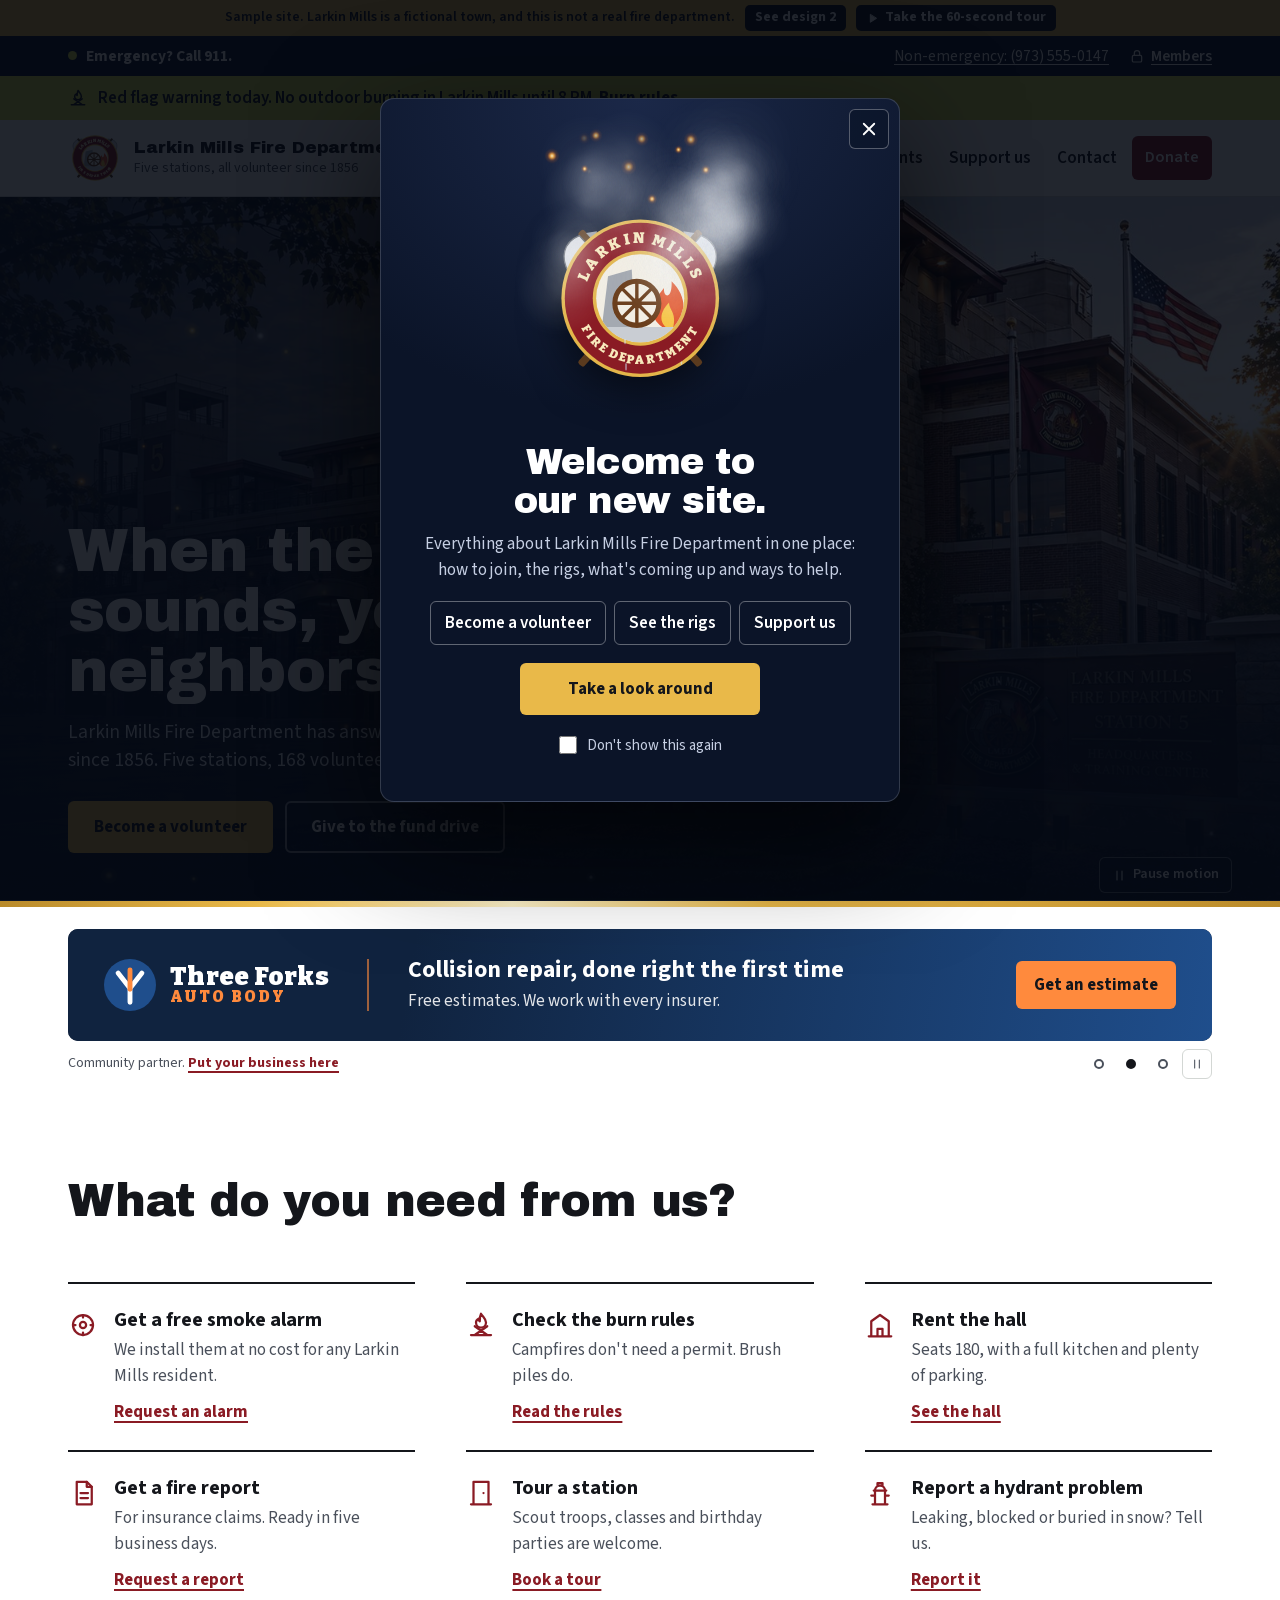
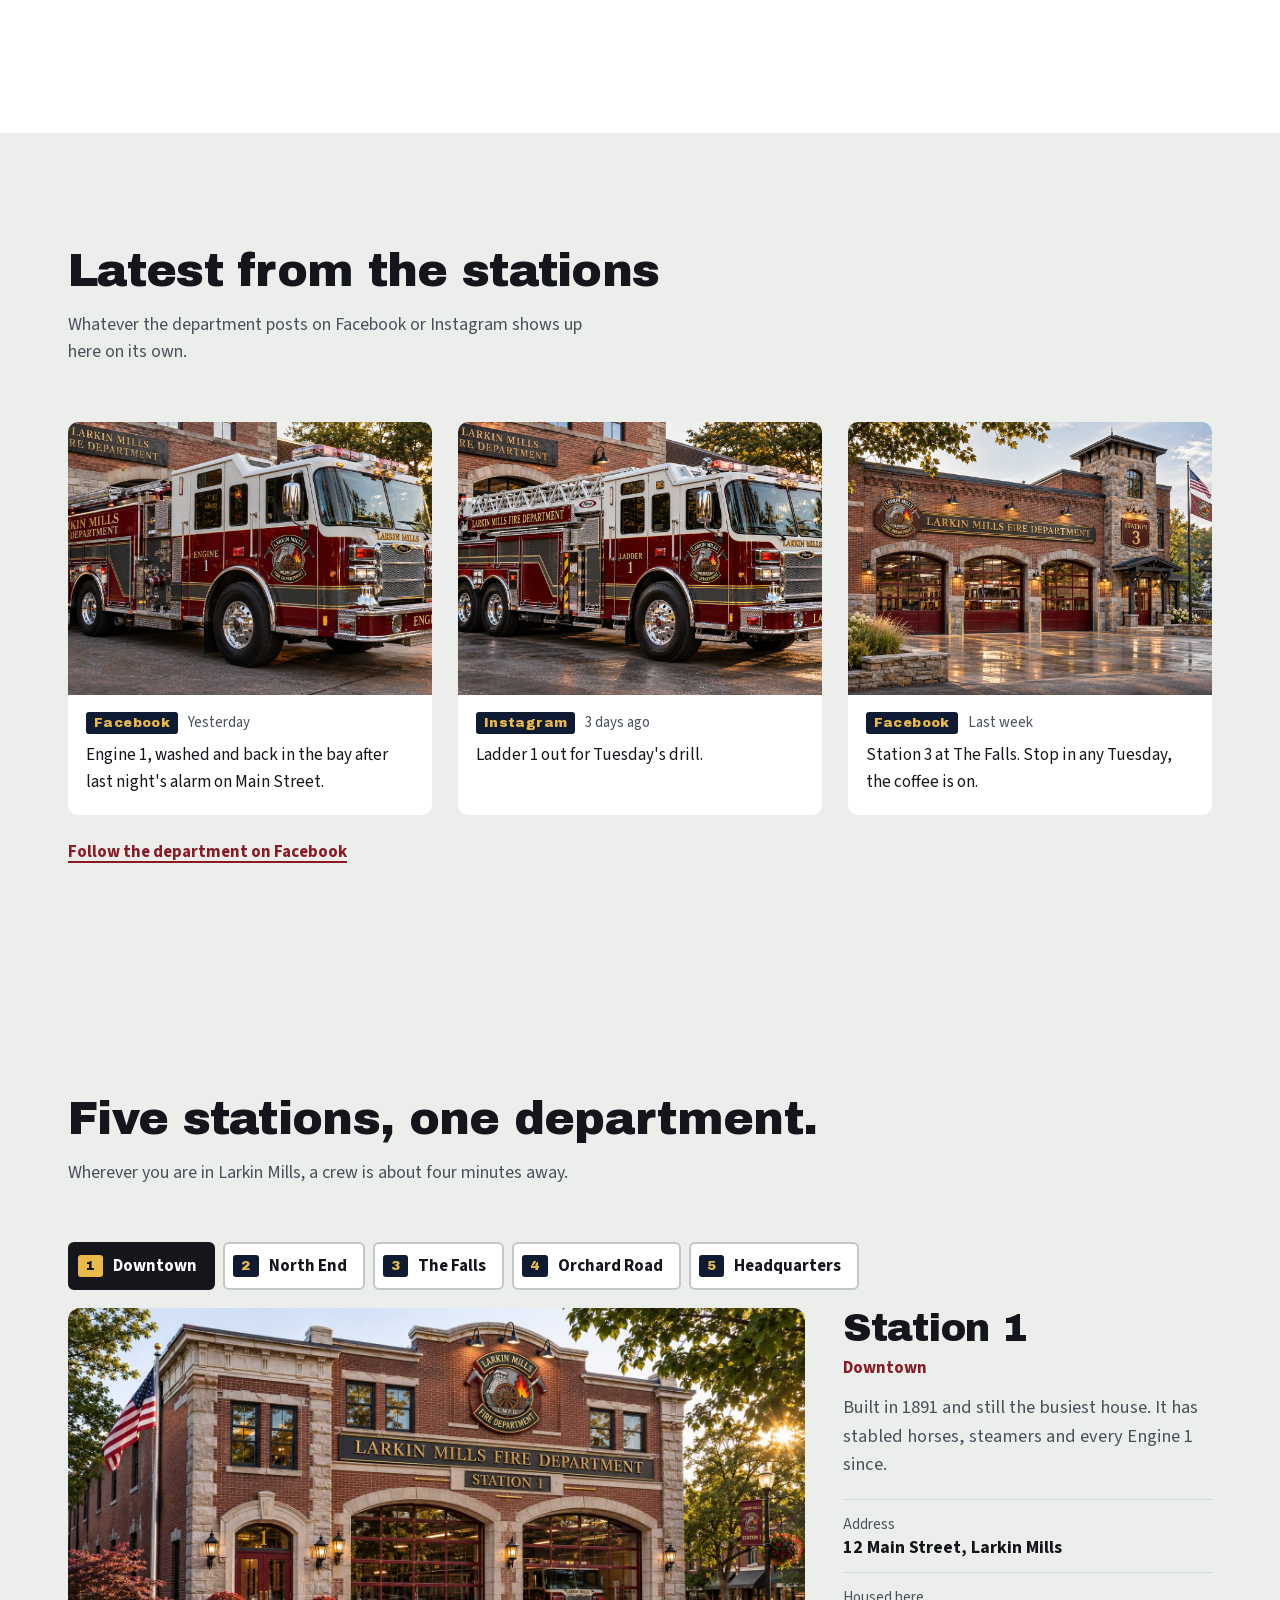
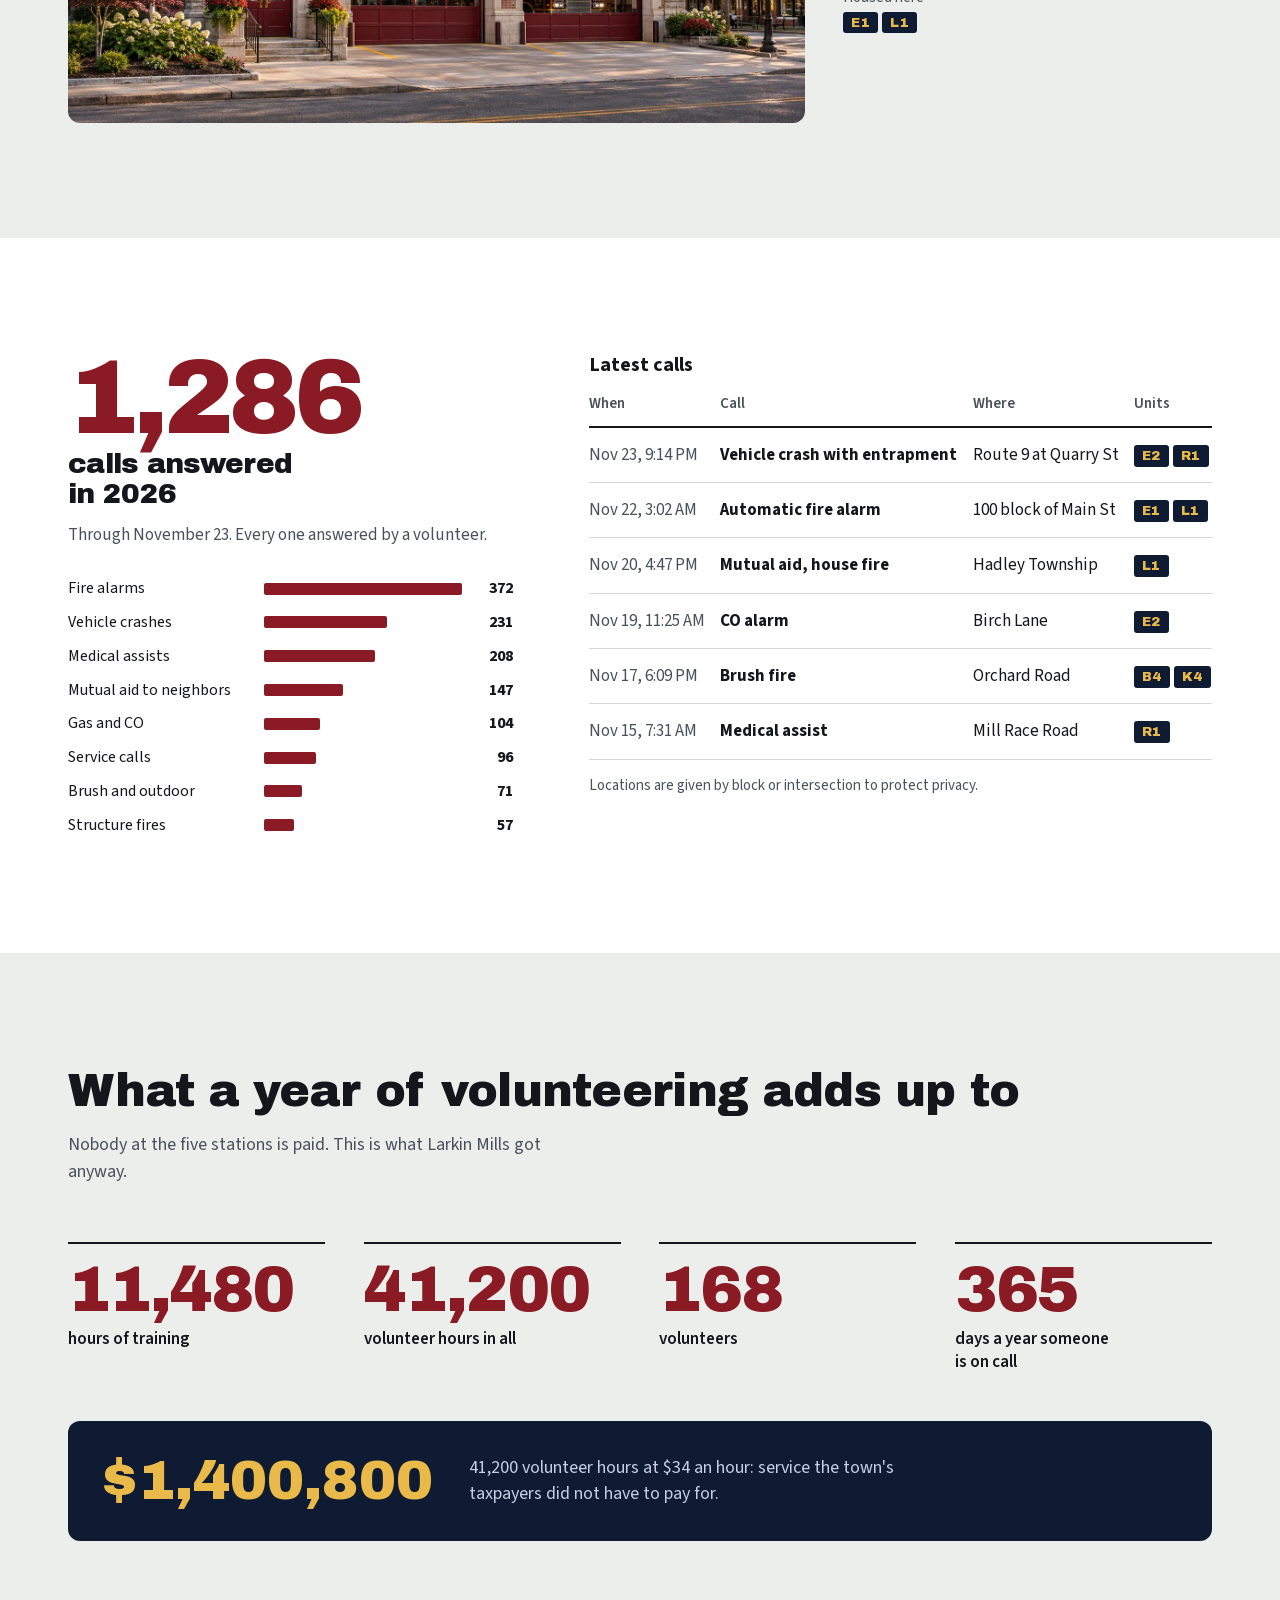
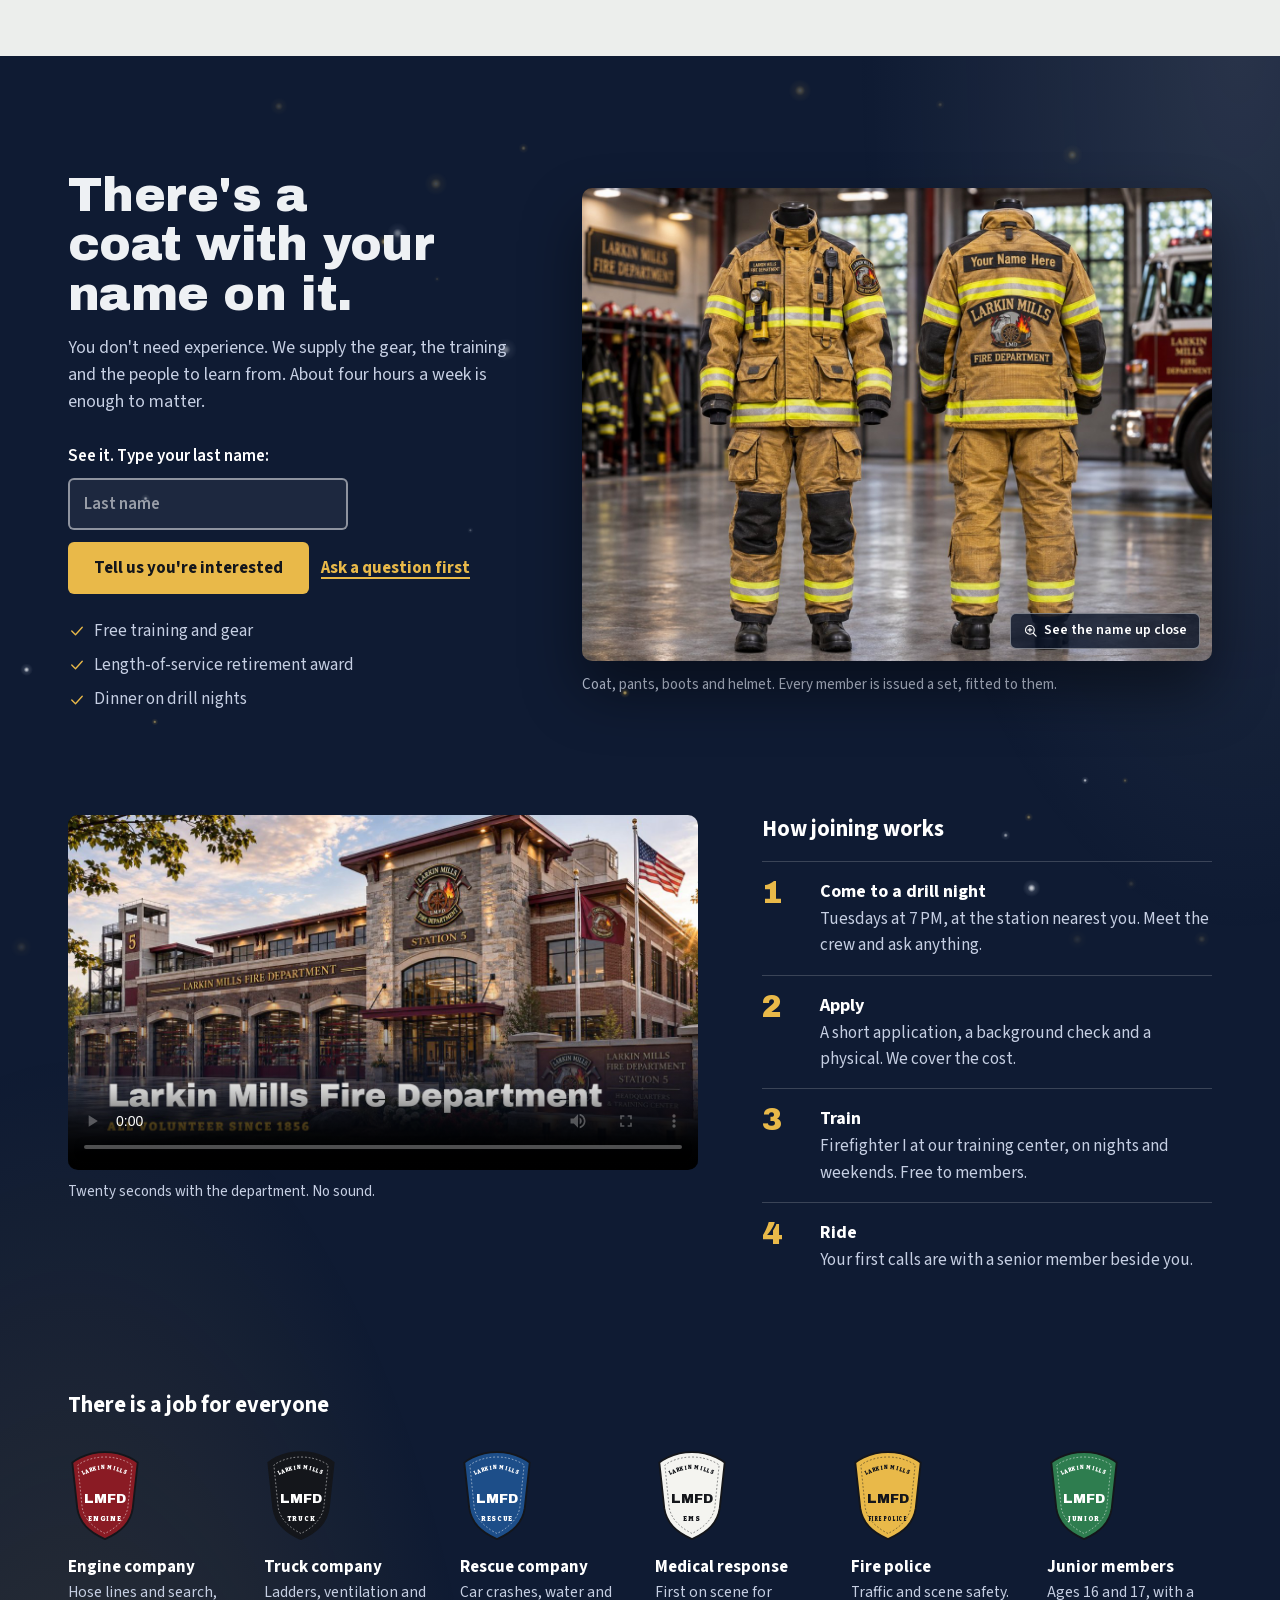
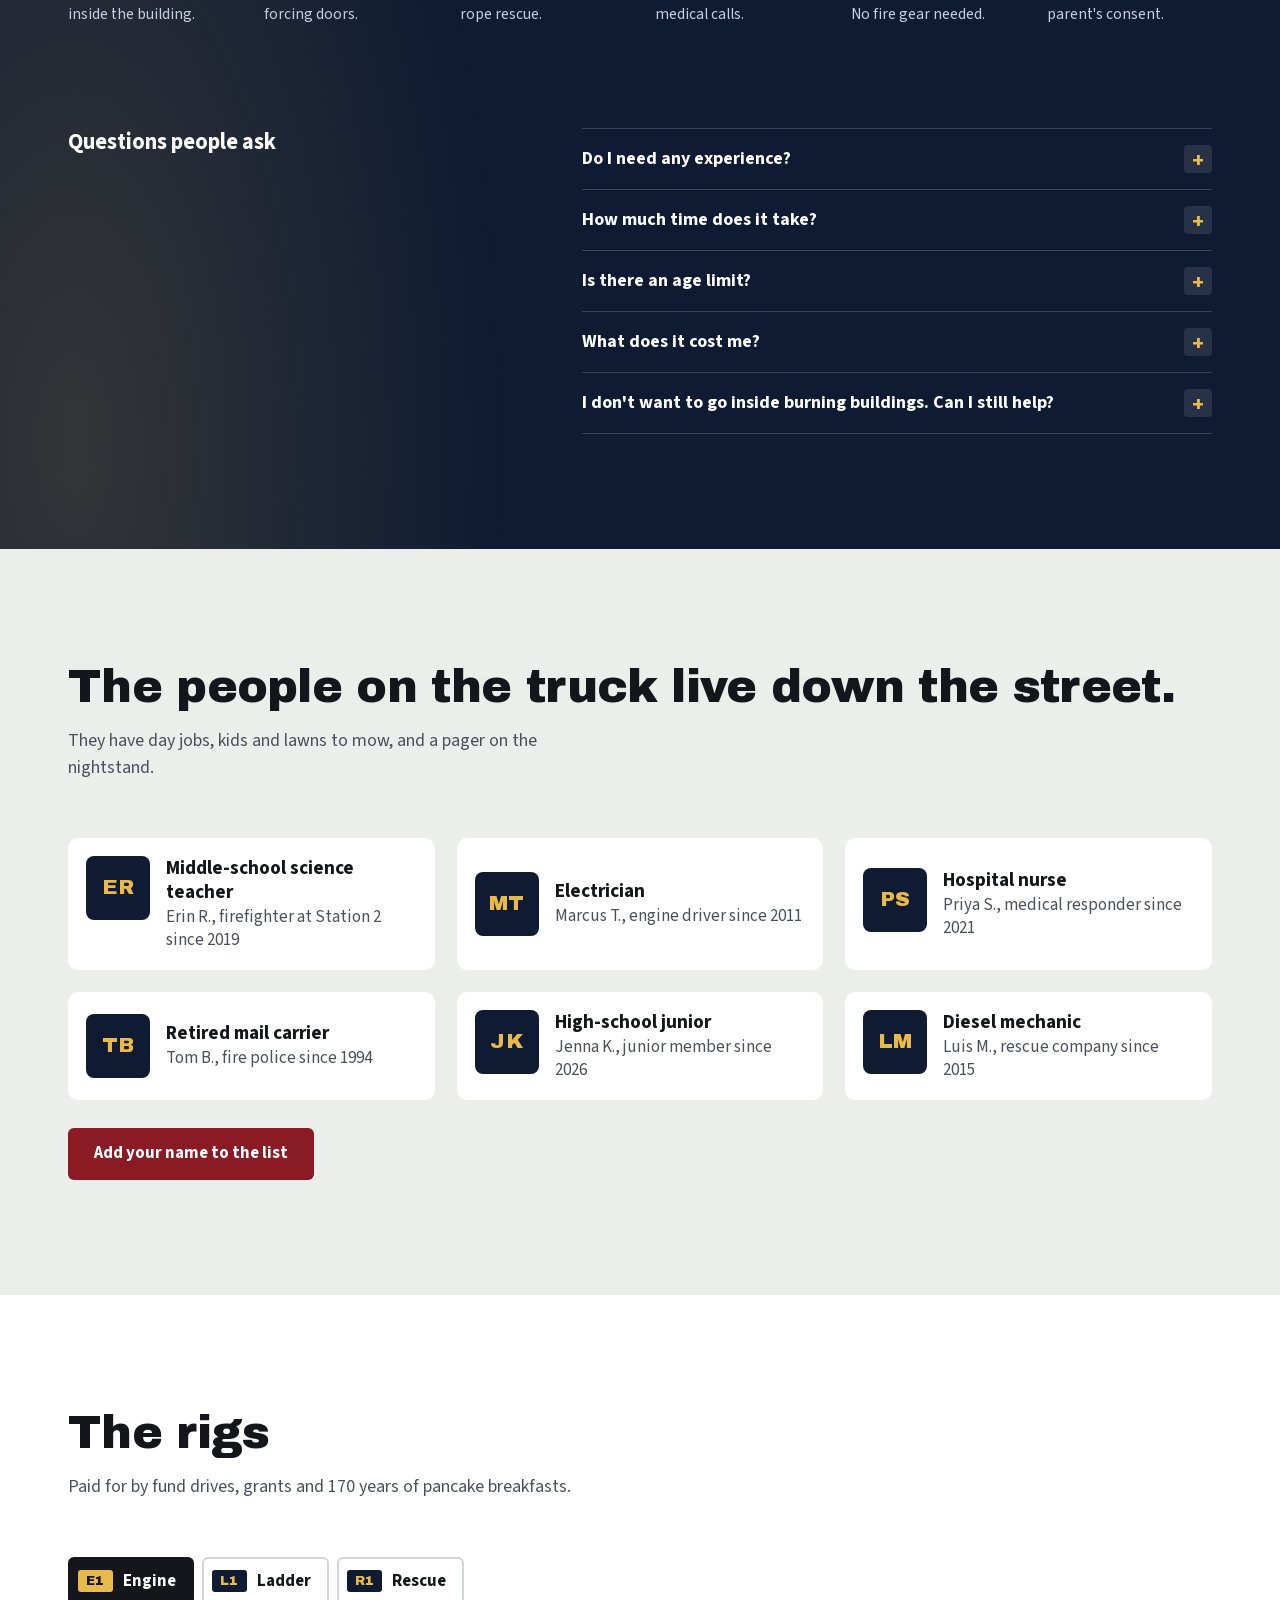
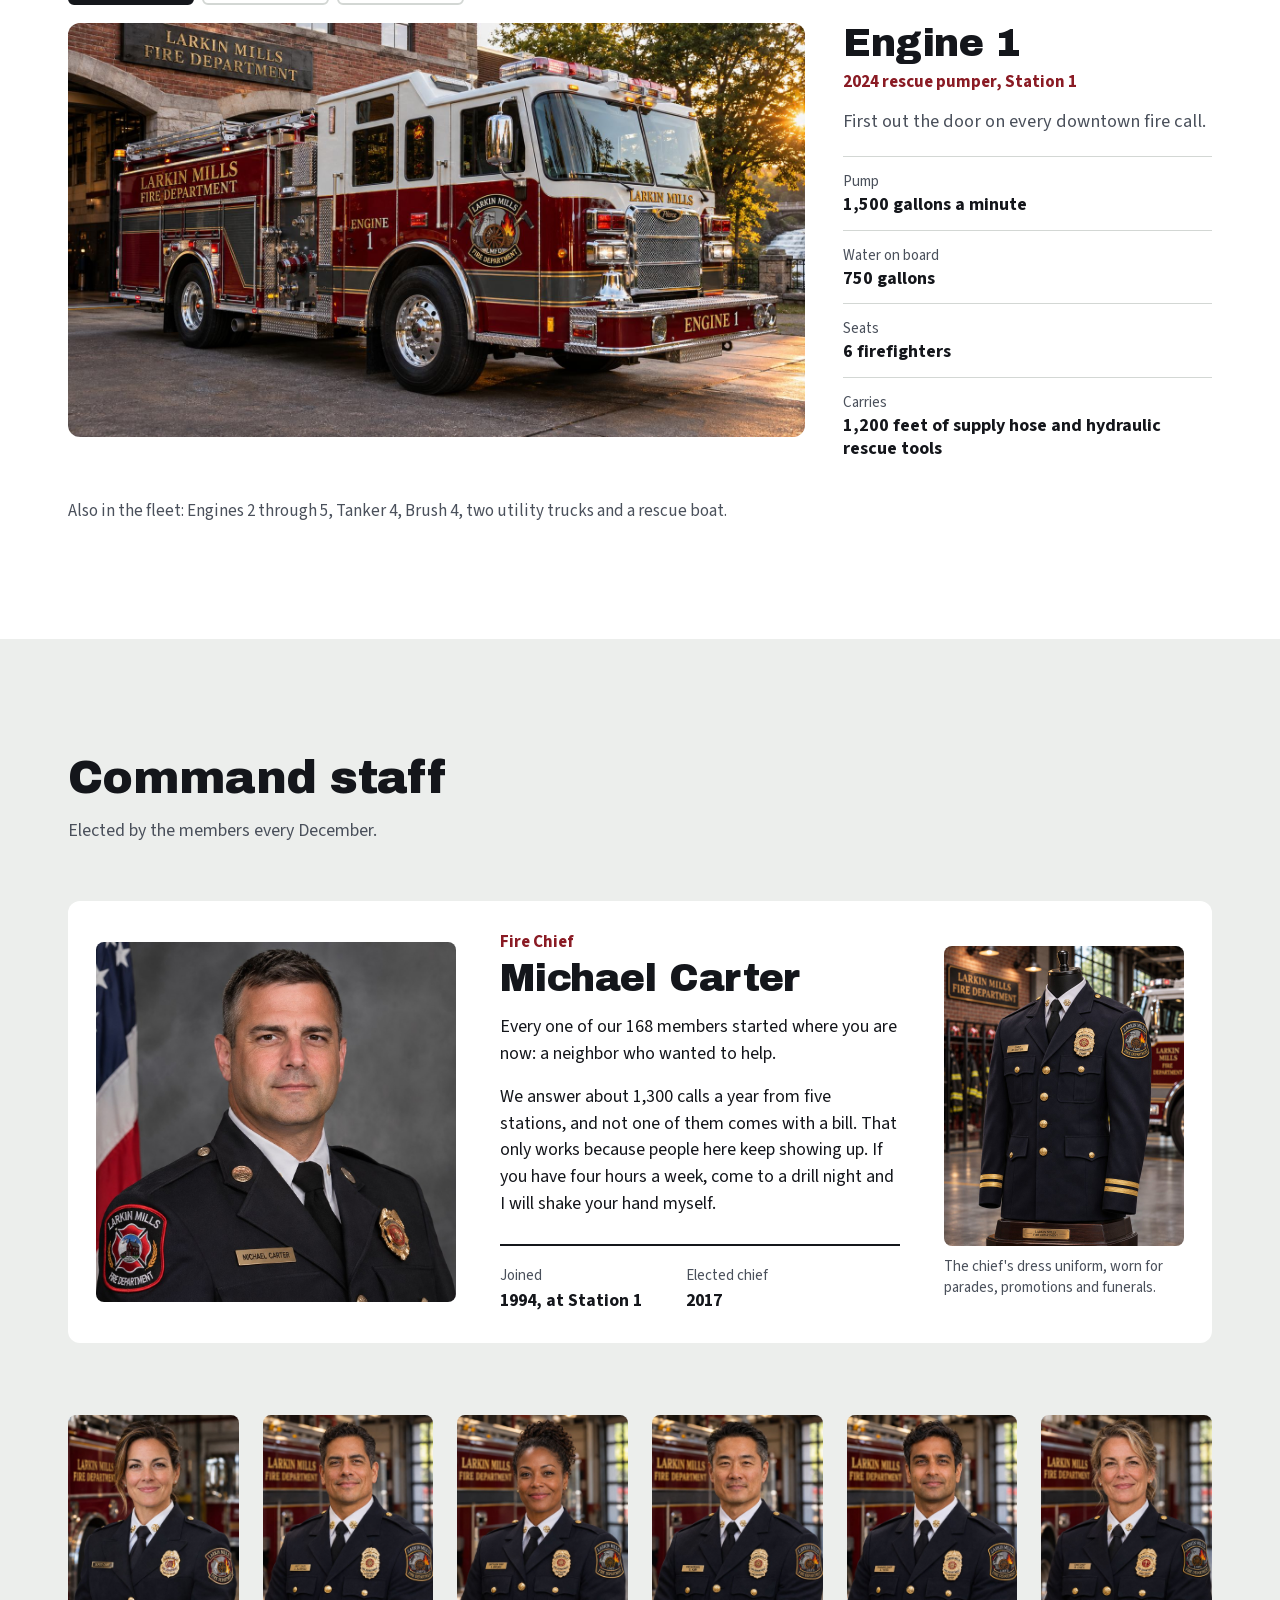
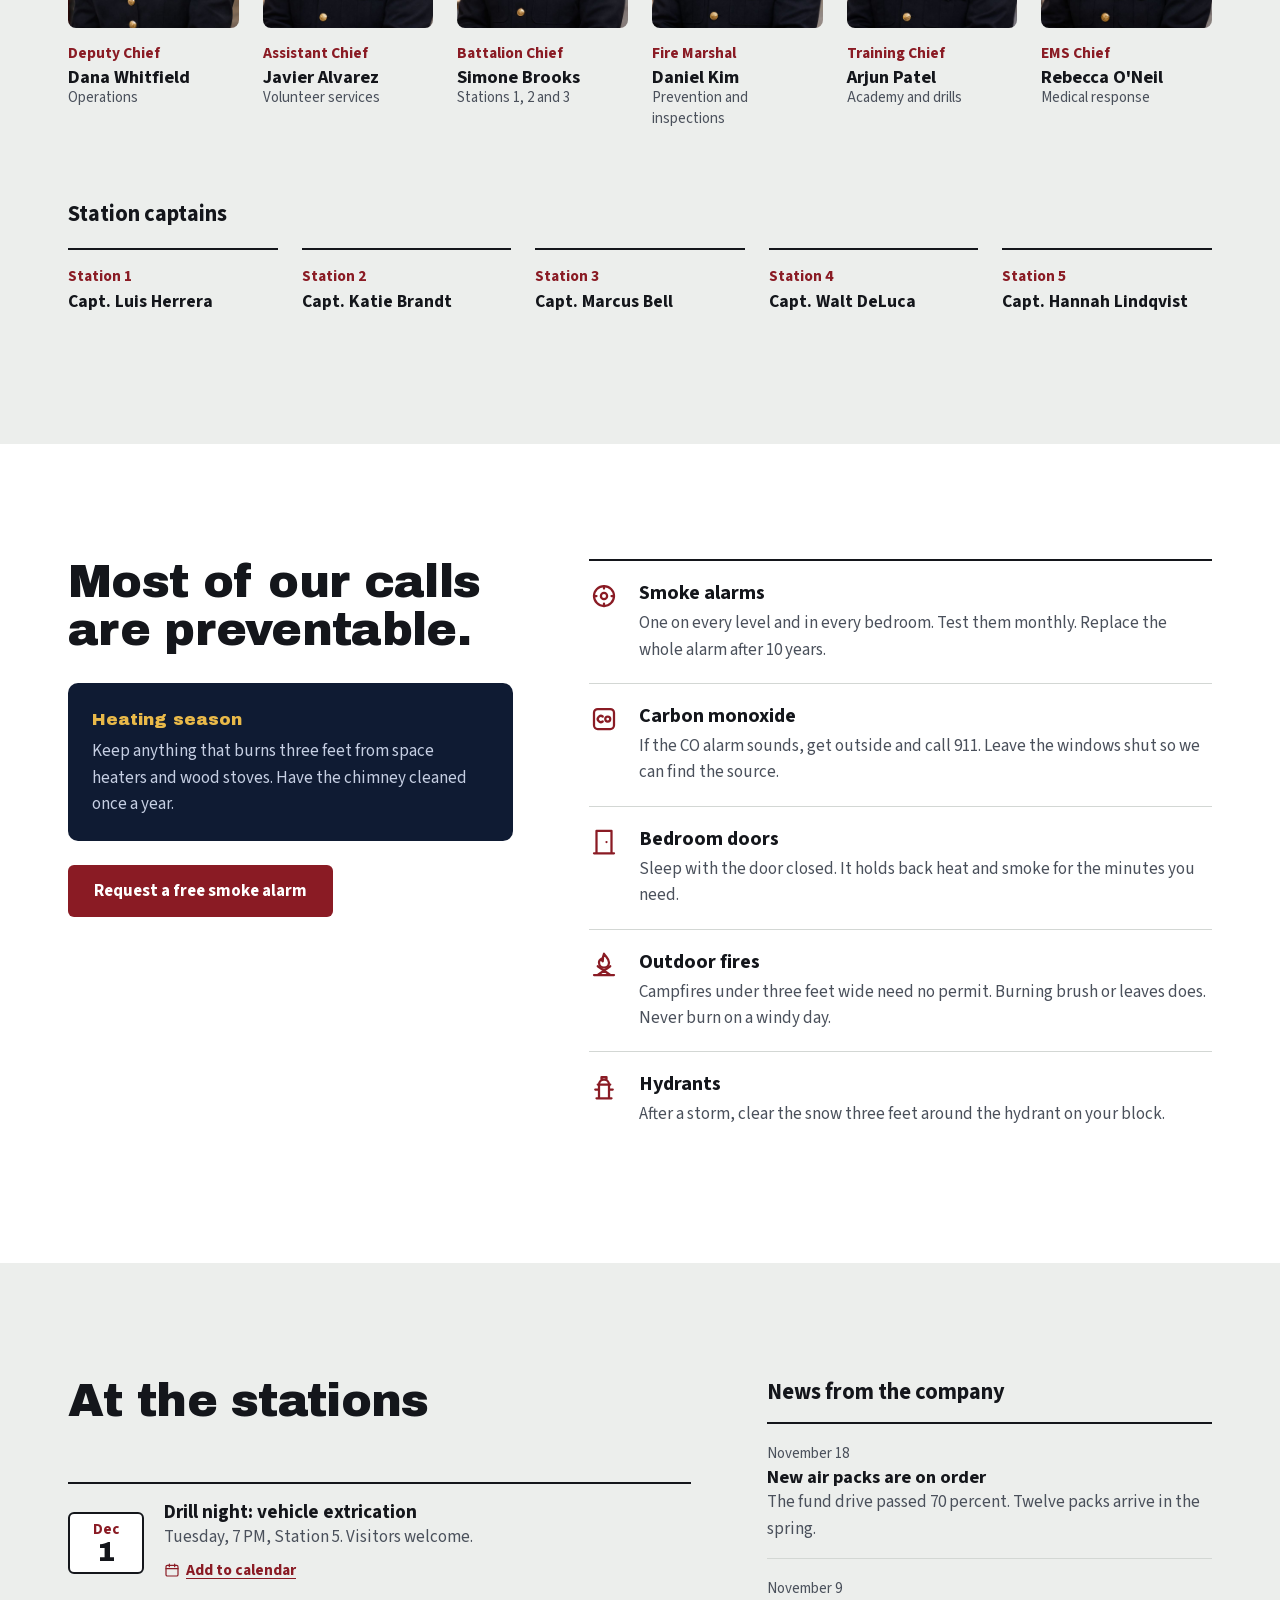
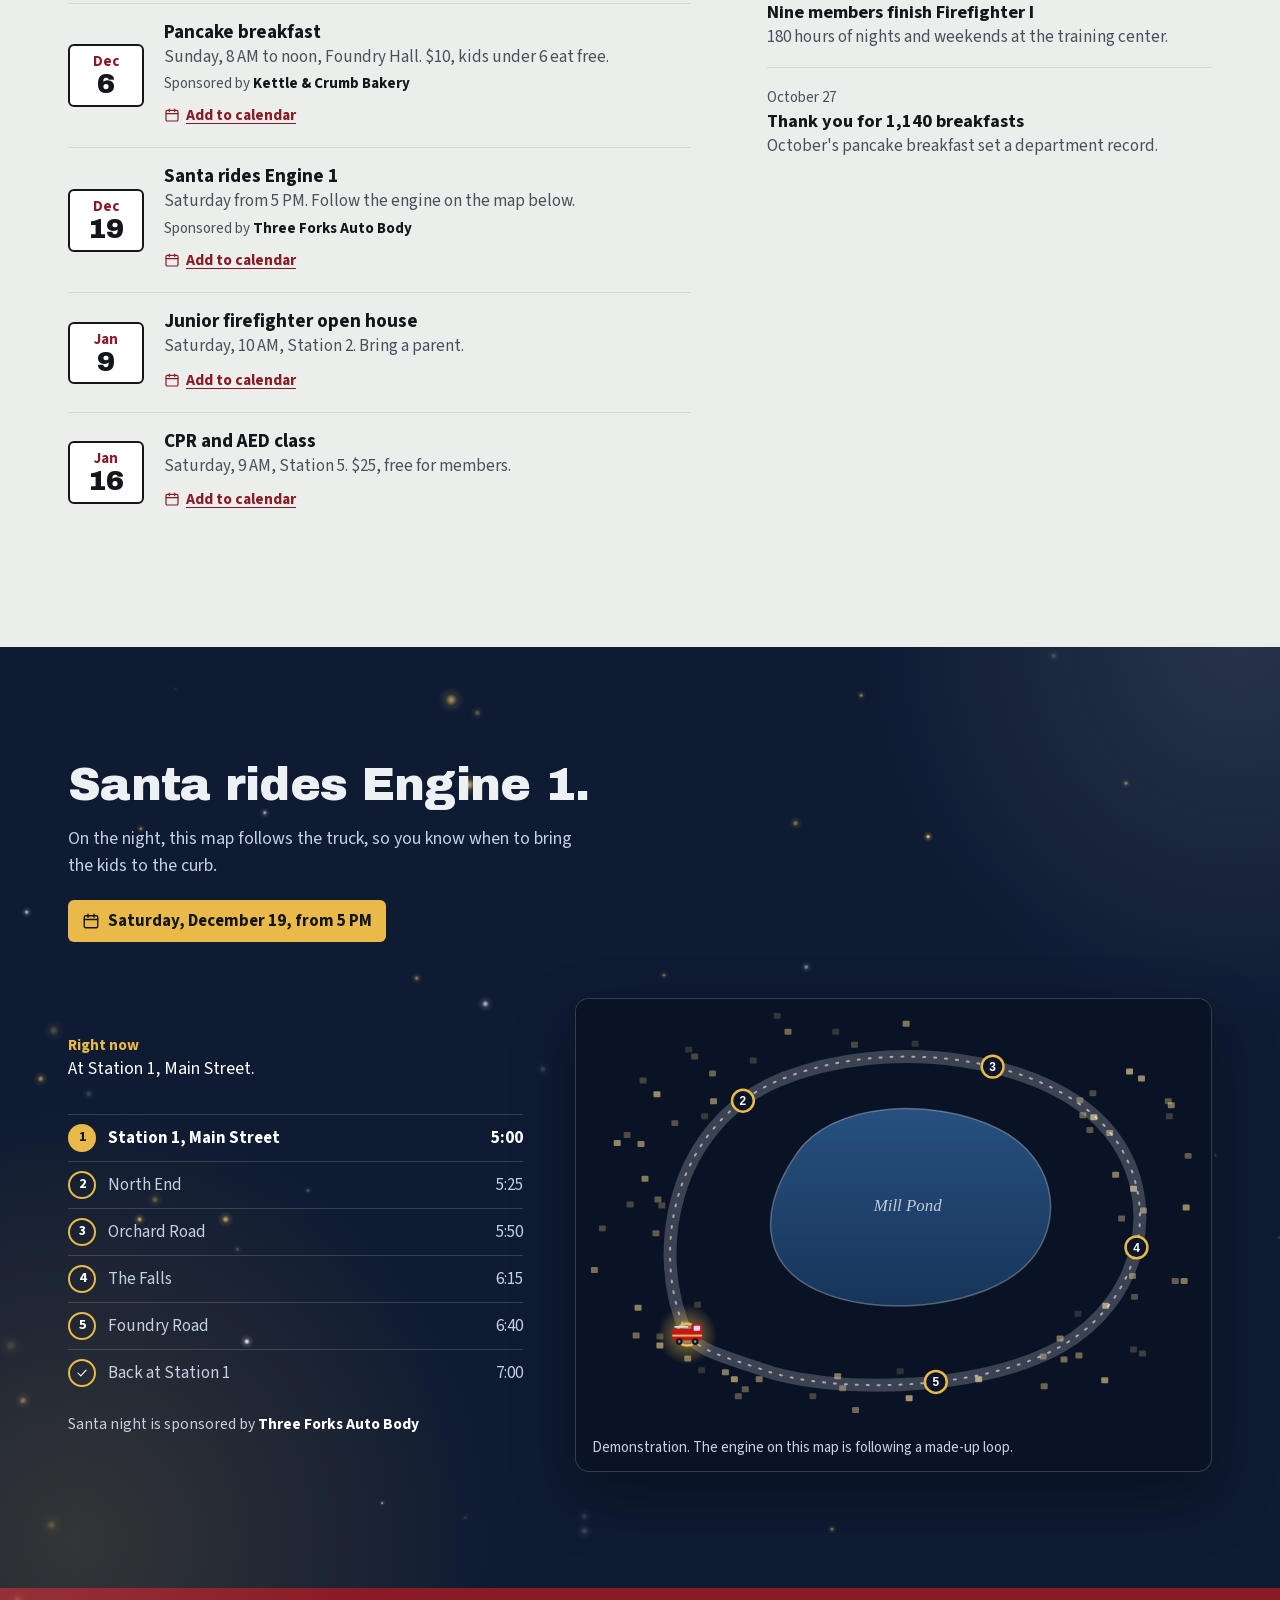
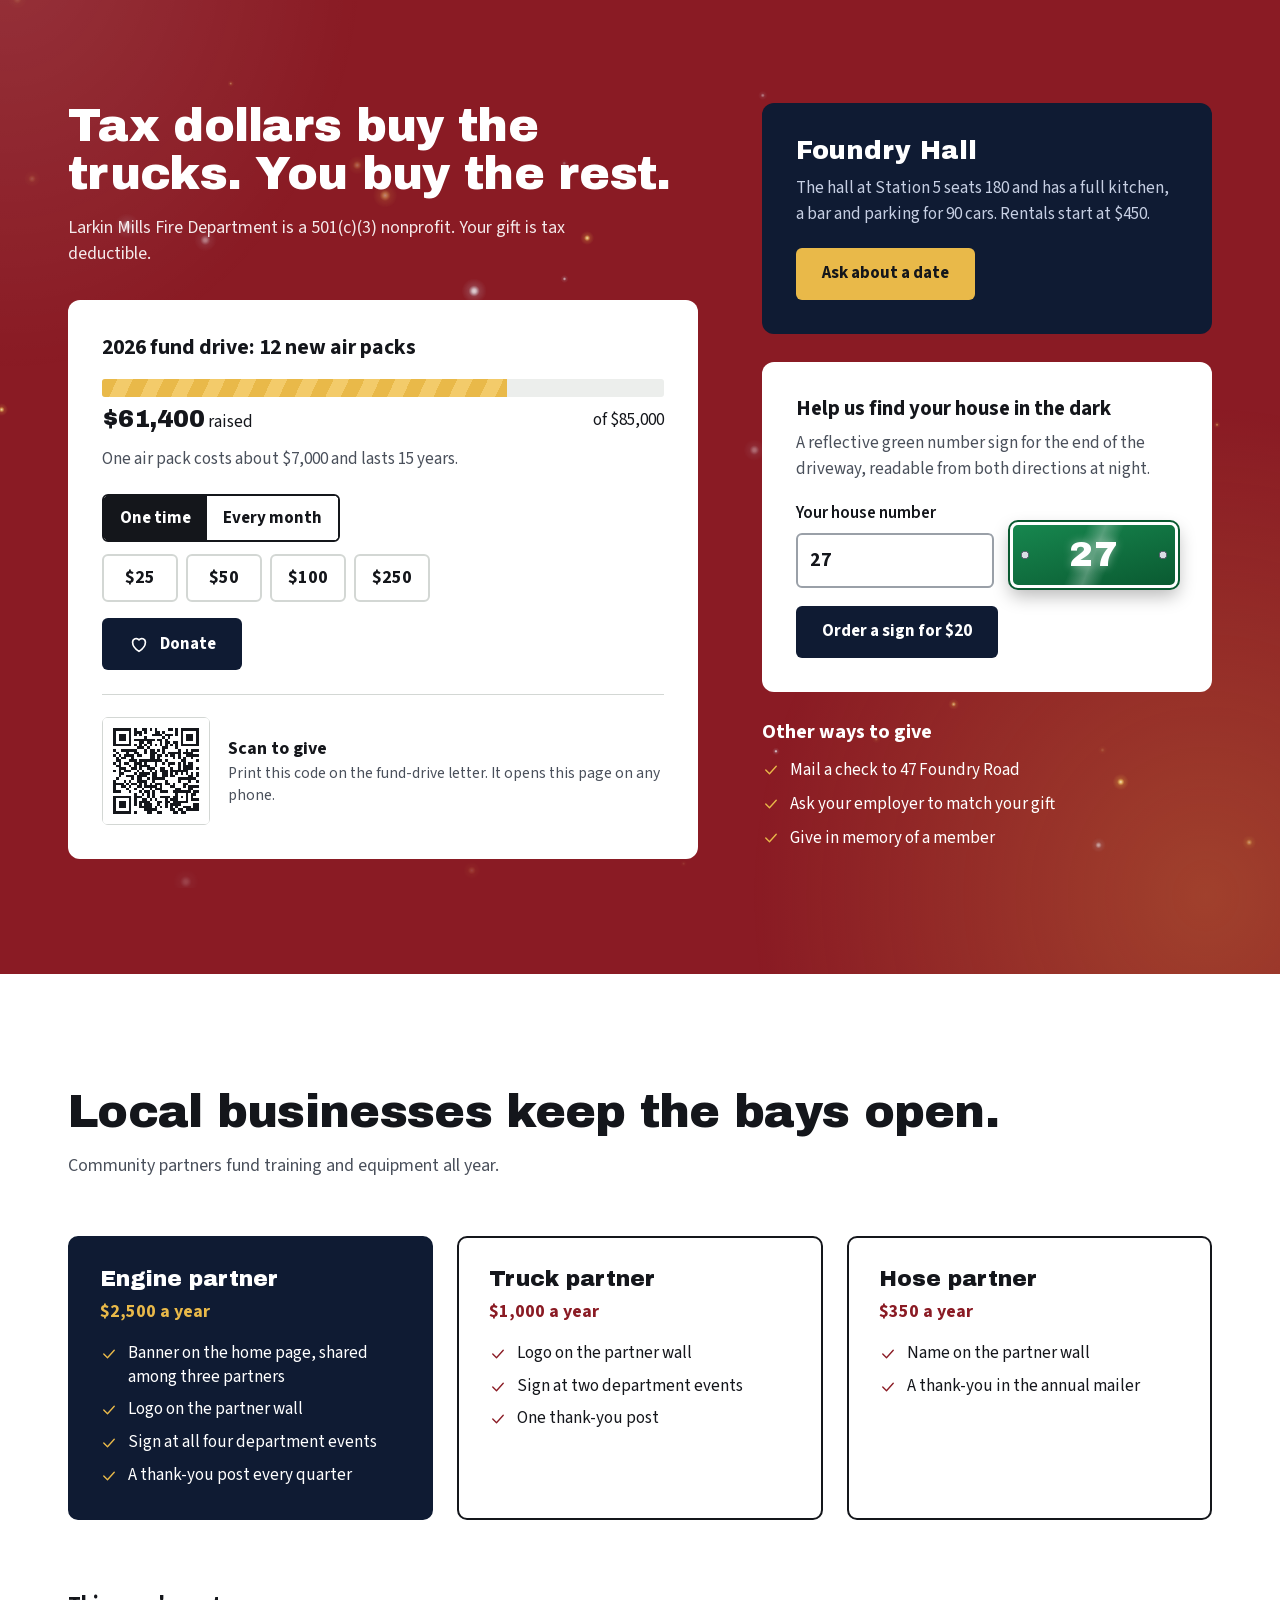
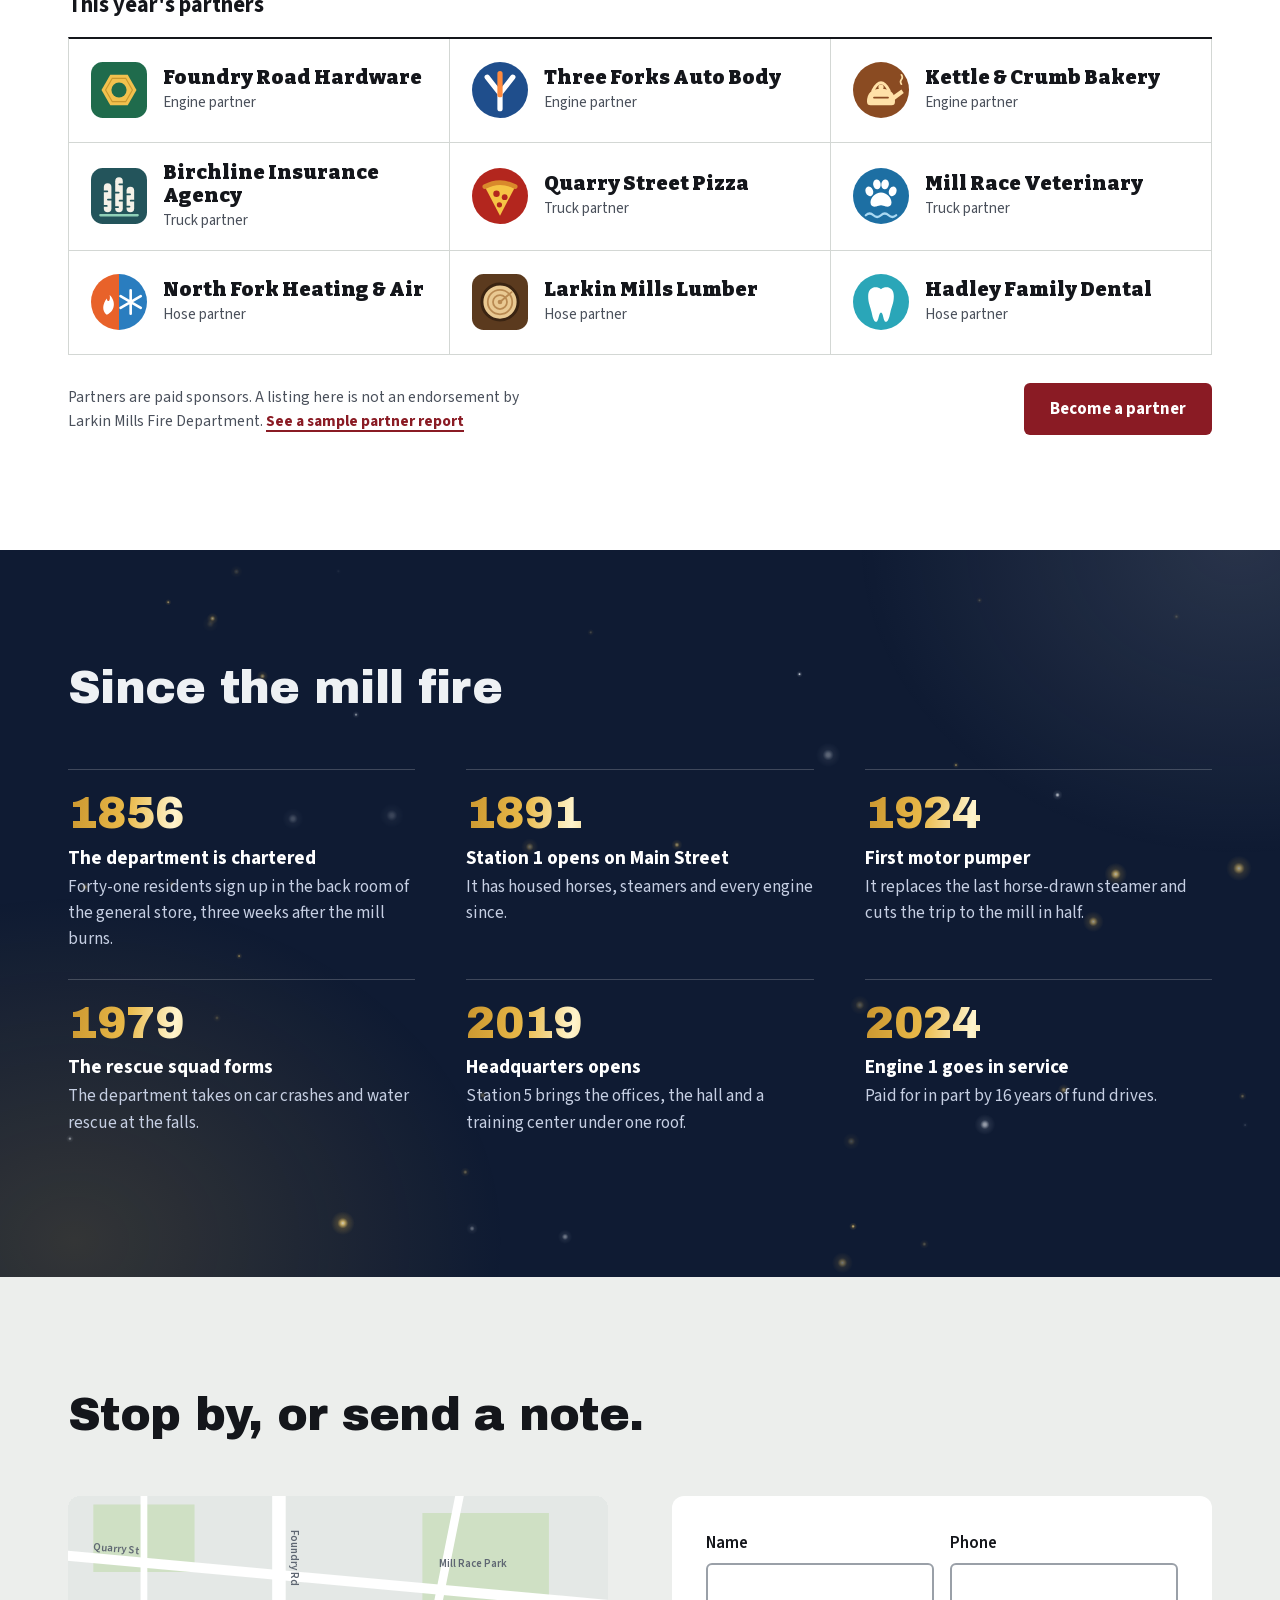
<file: index.html>
<!doctype html>
<html lang="en">
<head>
<meta charset="utf-8">
<meta name="viewport" content="width=device-width, initial-scale=1">
<title>Larkin Mills Fire Department (sample site)</title>
<meta name="description" content="Larkin Mills Fire Department: five stations, all volunteer. Join, donate, find your station and get fire safety help.">
<meta name="theme-color" content="#0B1428">
<!-- Sample site: keeps search engines out. Remove this line (and robots.txt) for a real department. -->
<meta name="robots" content="noindex, nofollow">
<link rel="icon" href="favicon.ico" sizes="any">
<link rel="apple-touch-icon" href="images/icons/apple-touch-icon.png">
<meta property="og:type" content="website">
<meta property="og:title" content="Larkin Mills Fire Department (sample site)">
<meta property="og:description" content="Five stations, all volunteer. A sample fire department website.">
<meta property="og:image" content="https://larkin-mills-fire.kandyanything.workers.dev/images/share-card.jpg">
<meta name="twitter:card" content="summary_large_image">
<!--FONTS--><link rel="stylesheet" href="css/fonts.css"><!--/FONTS-->
<!--CSS--><link rel="stylesheet" href="css/site.css"><!--/CSS-->
</head>
<body>
<a class="skip" href="#main">Skip to content</a>
<div id="app"></div>
<noscript><p style="padding:24px;font:18px/1.5 system-ui,sans-serif">In an emergency, call 911. This site needs JavaScript to show the rest of its pages.</p></noscript>
<!--JS-->
<script src="data/site.js"></script>
<script src="js/art.js"></script>
<script src="js/fx.js"></script>
<script src="js/welcome.js"></script>
<script src="js/plus.js"></script>
<script src="js/site.js"></script>
<!--/JS-->
</body>
</html>
</file>
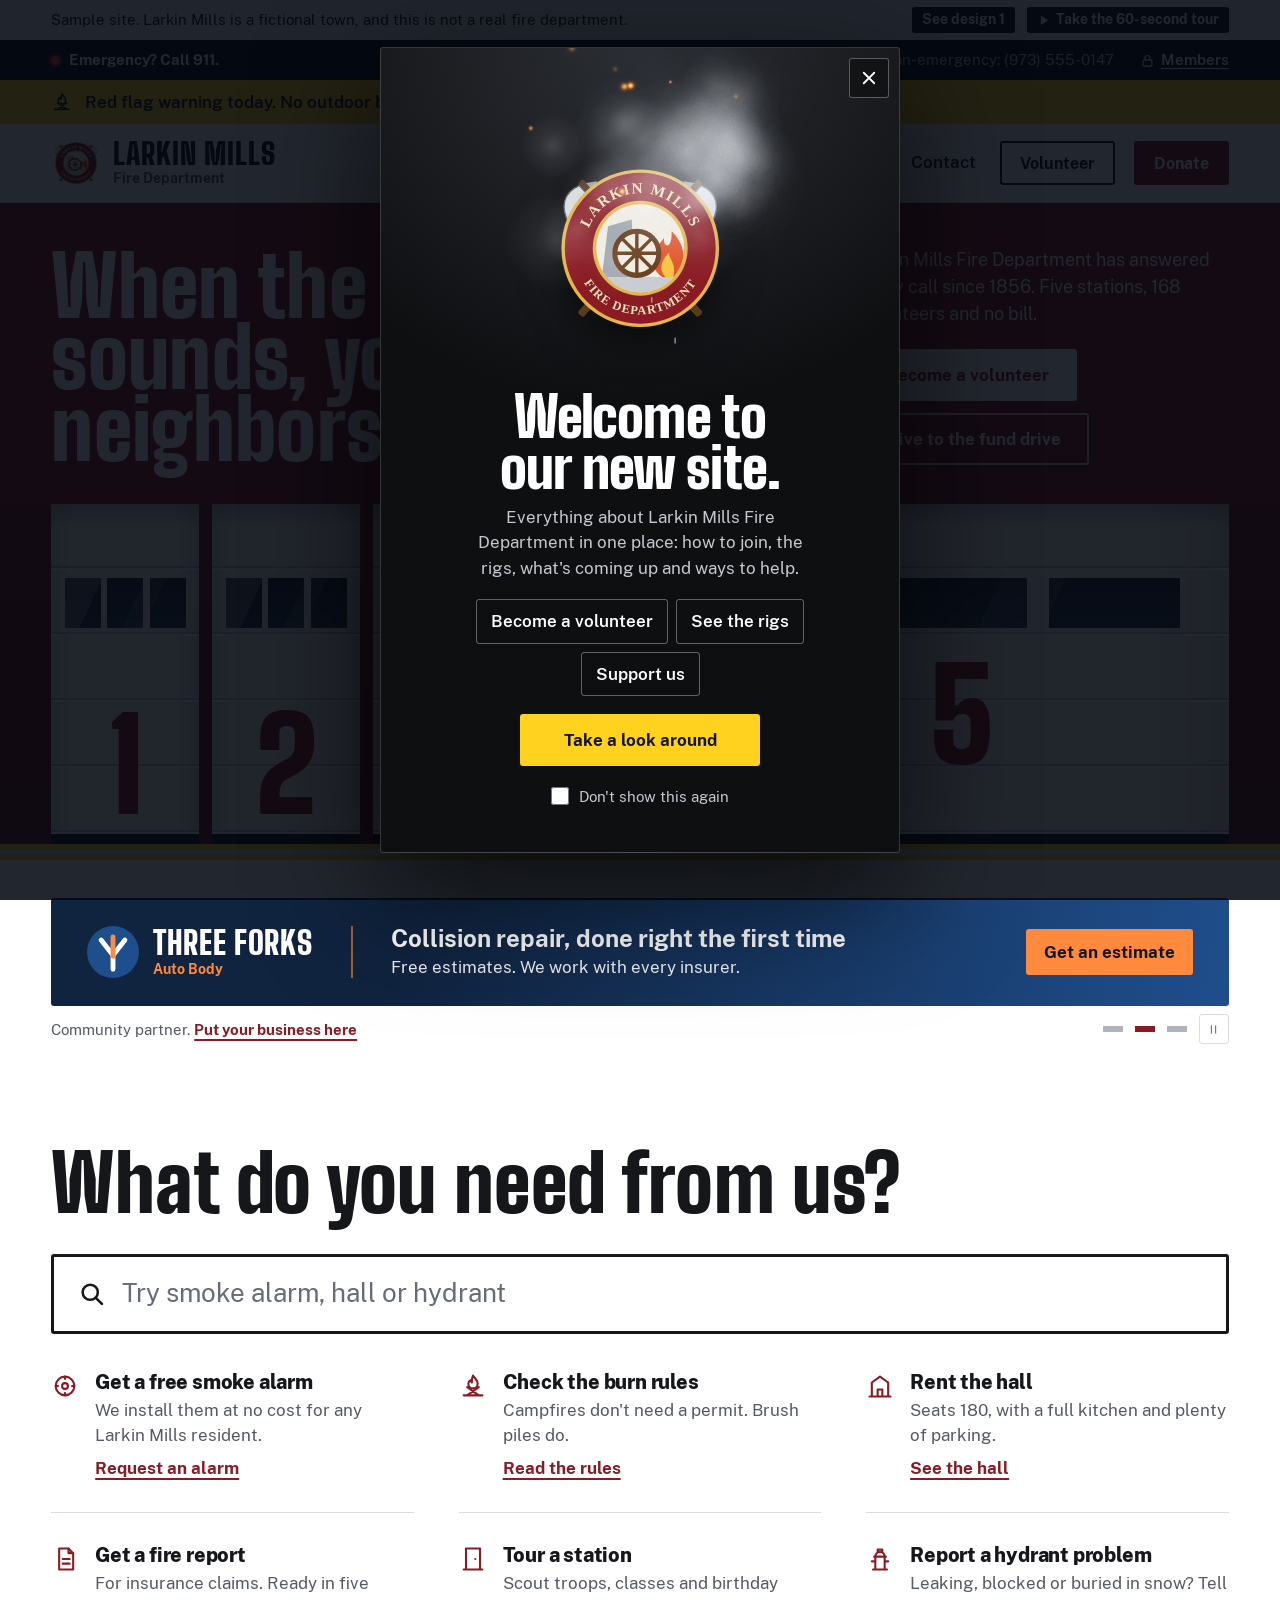
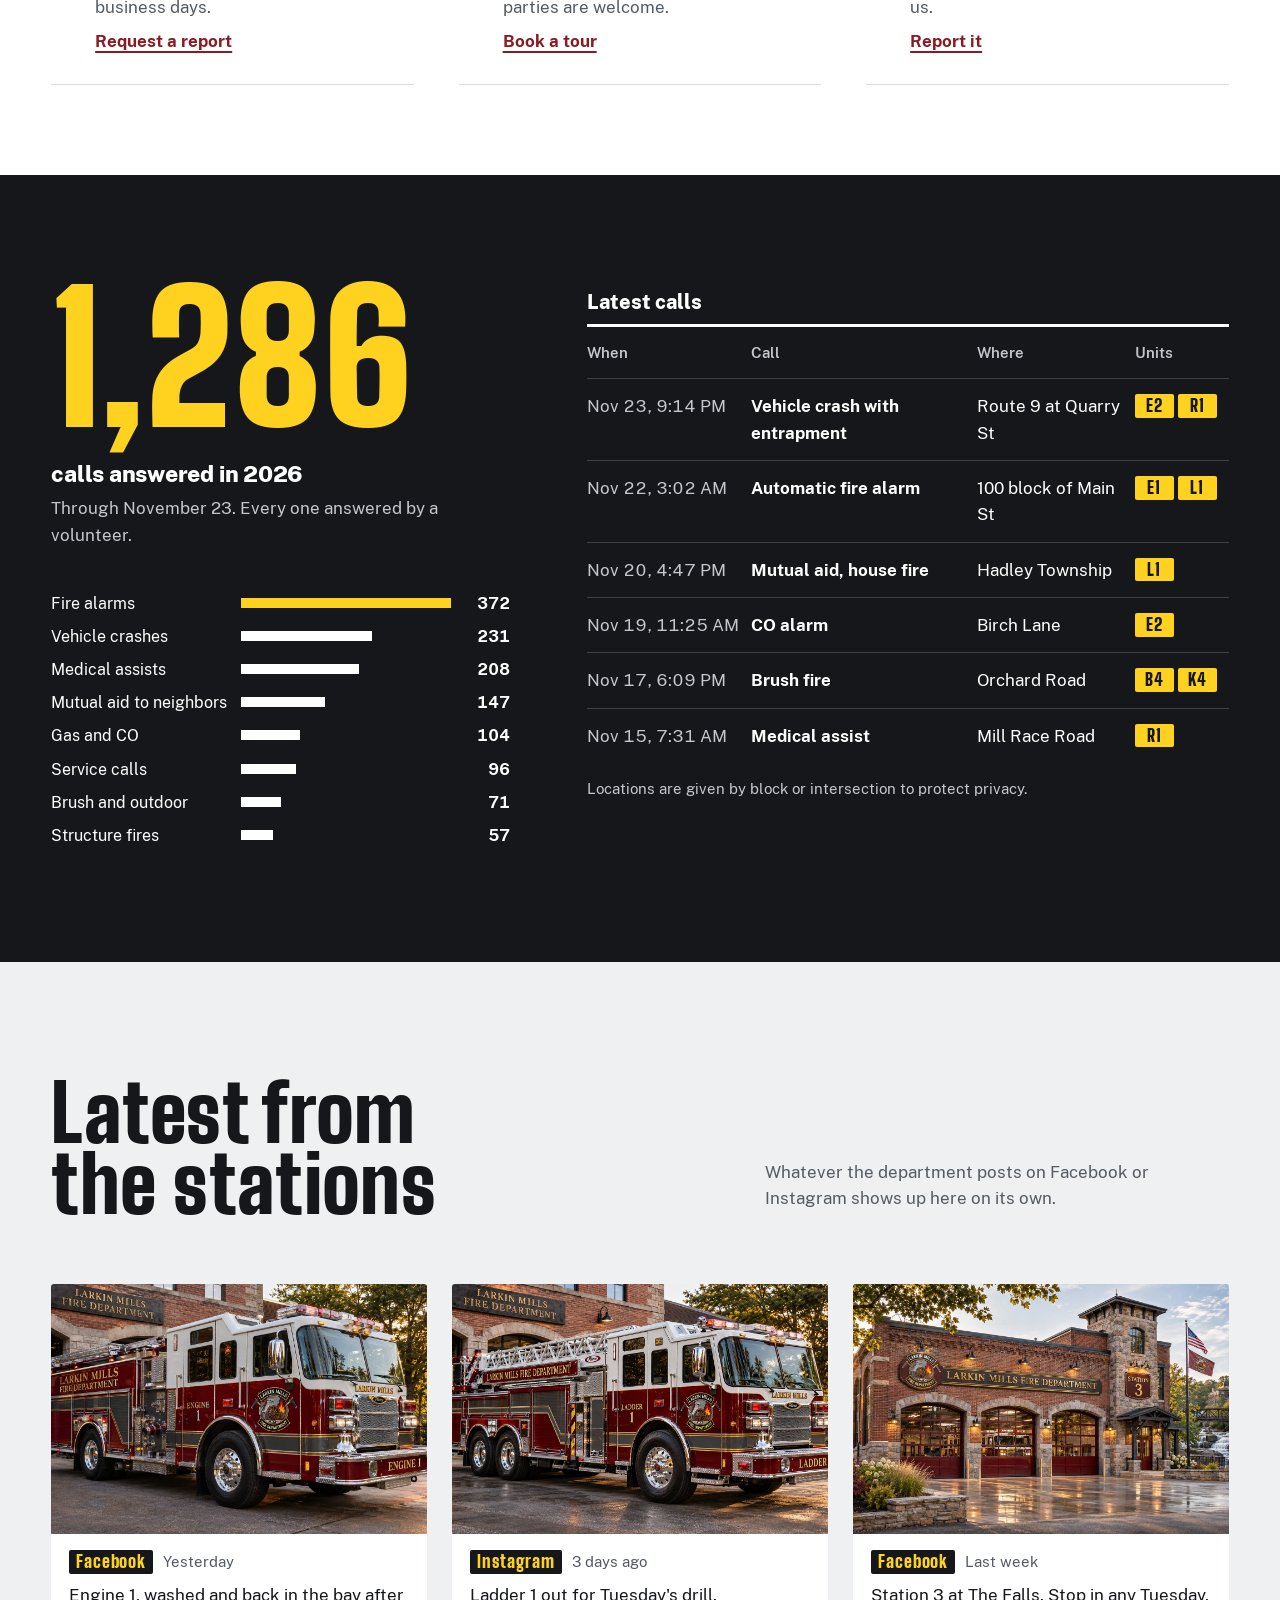
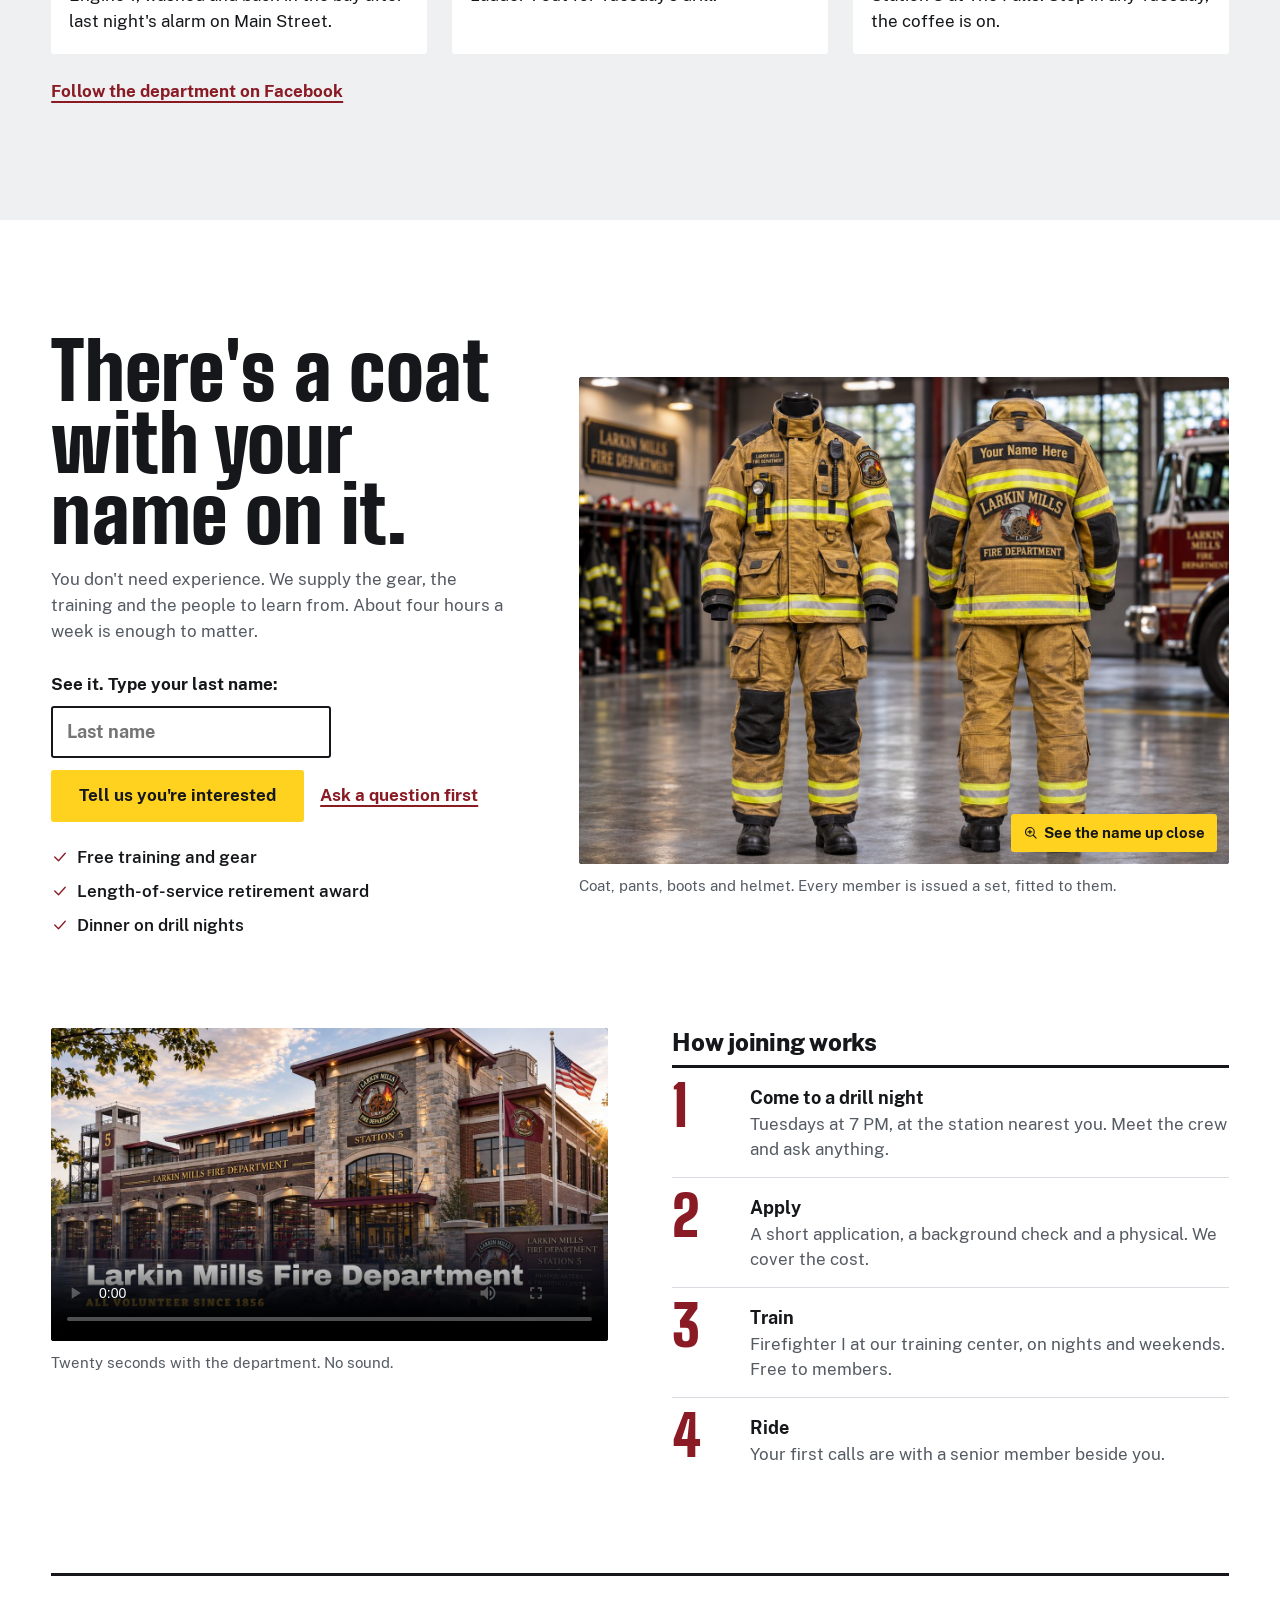
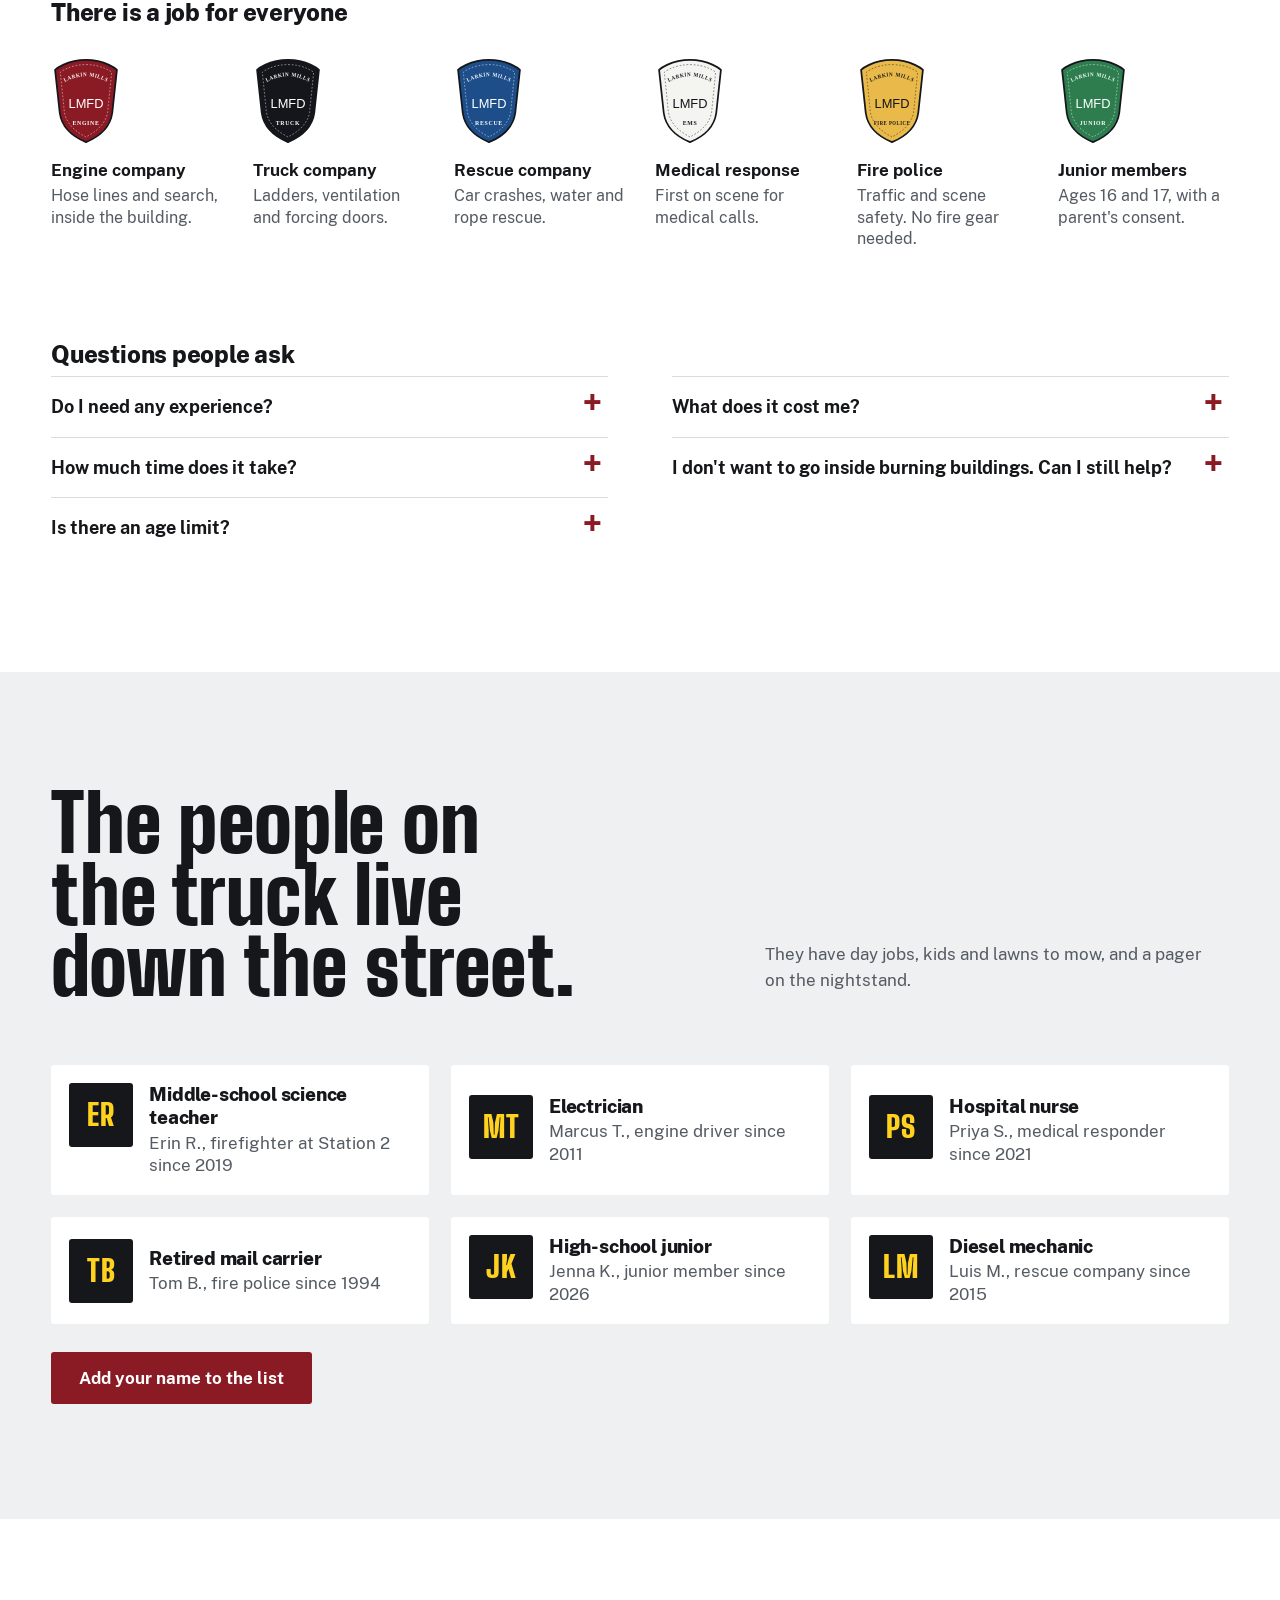
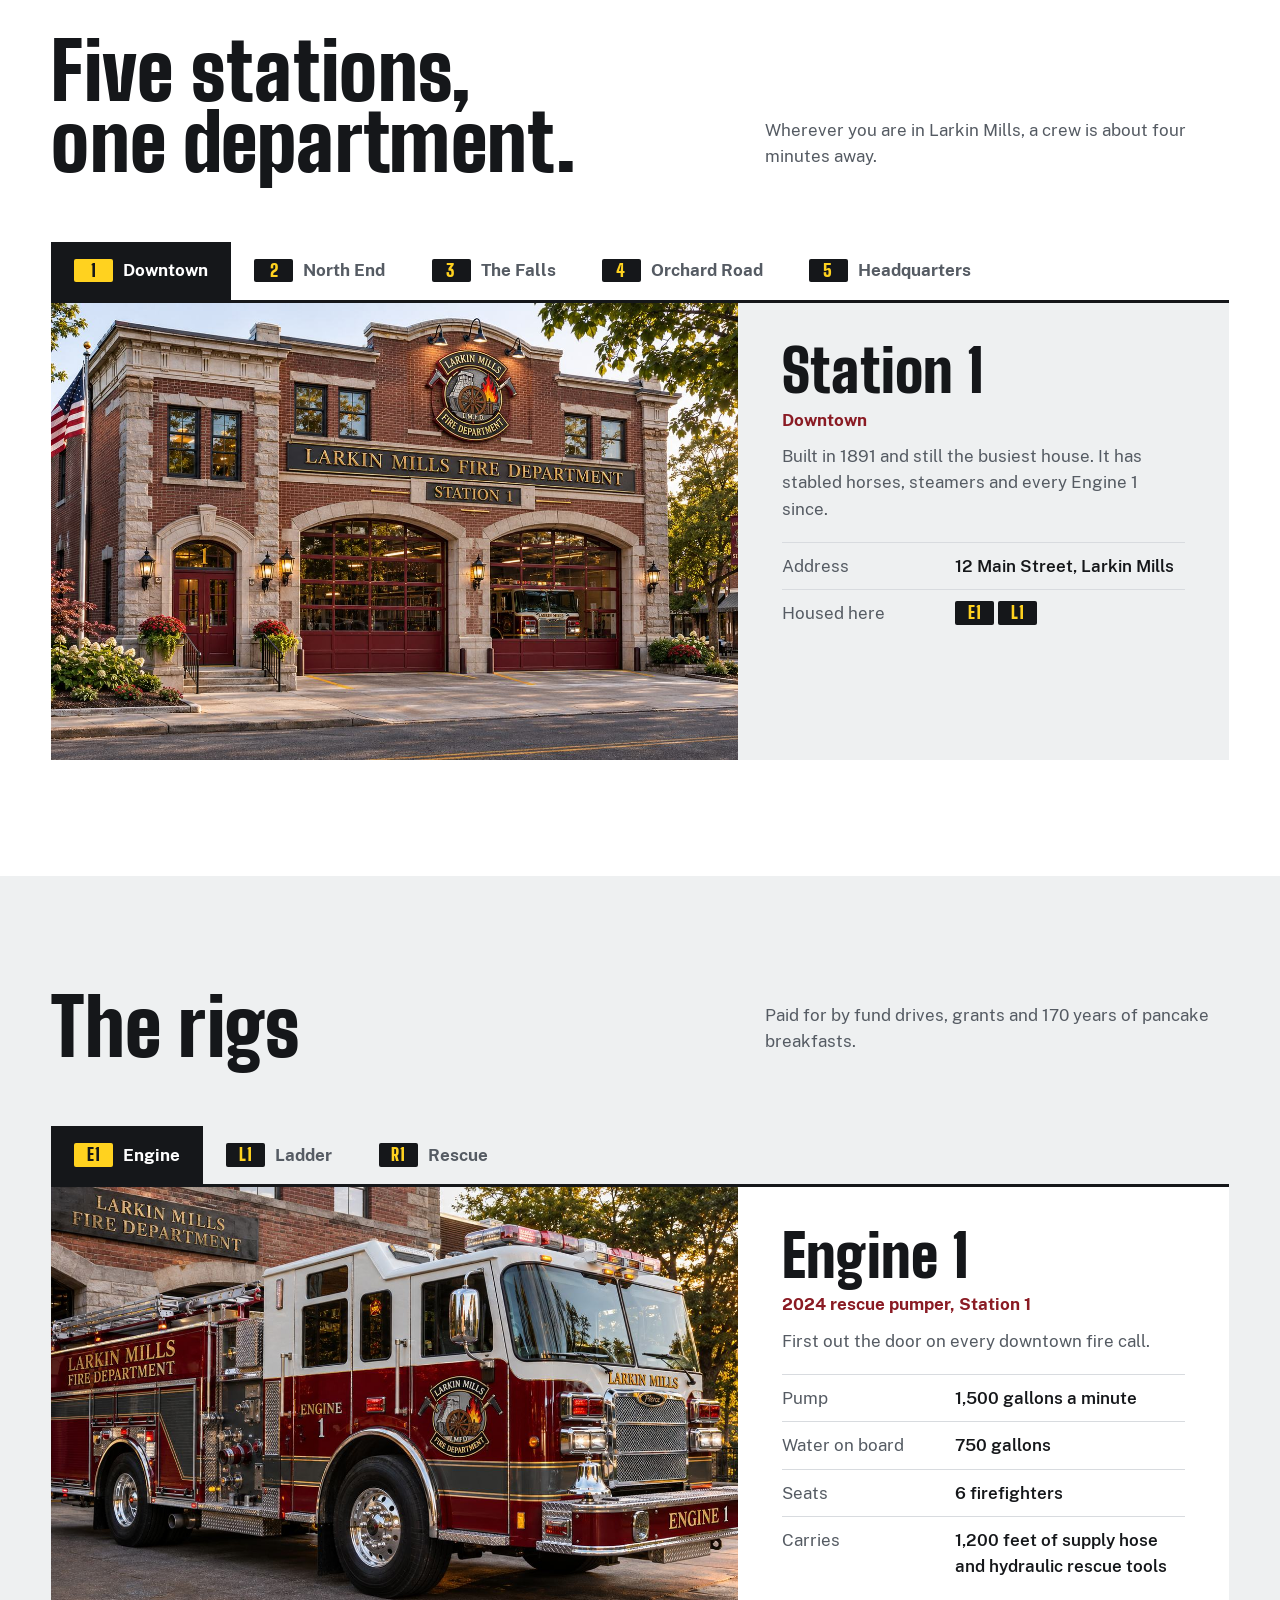
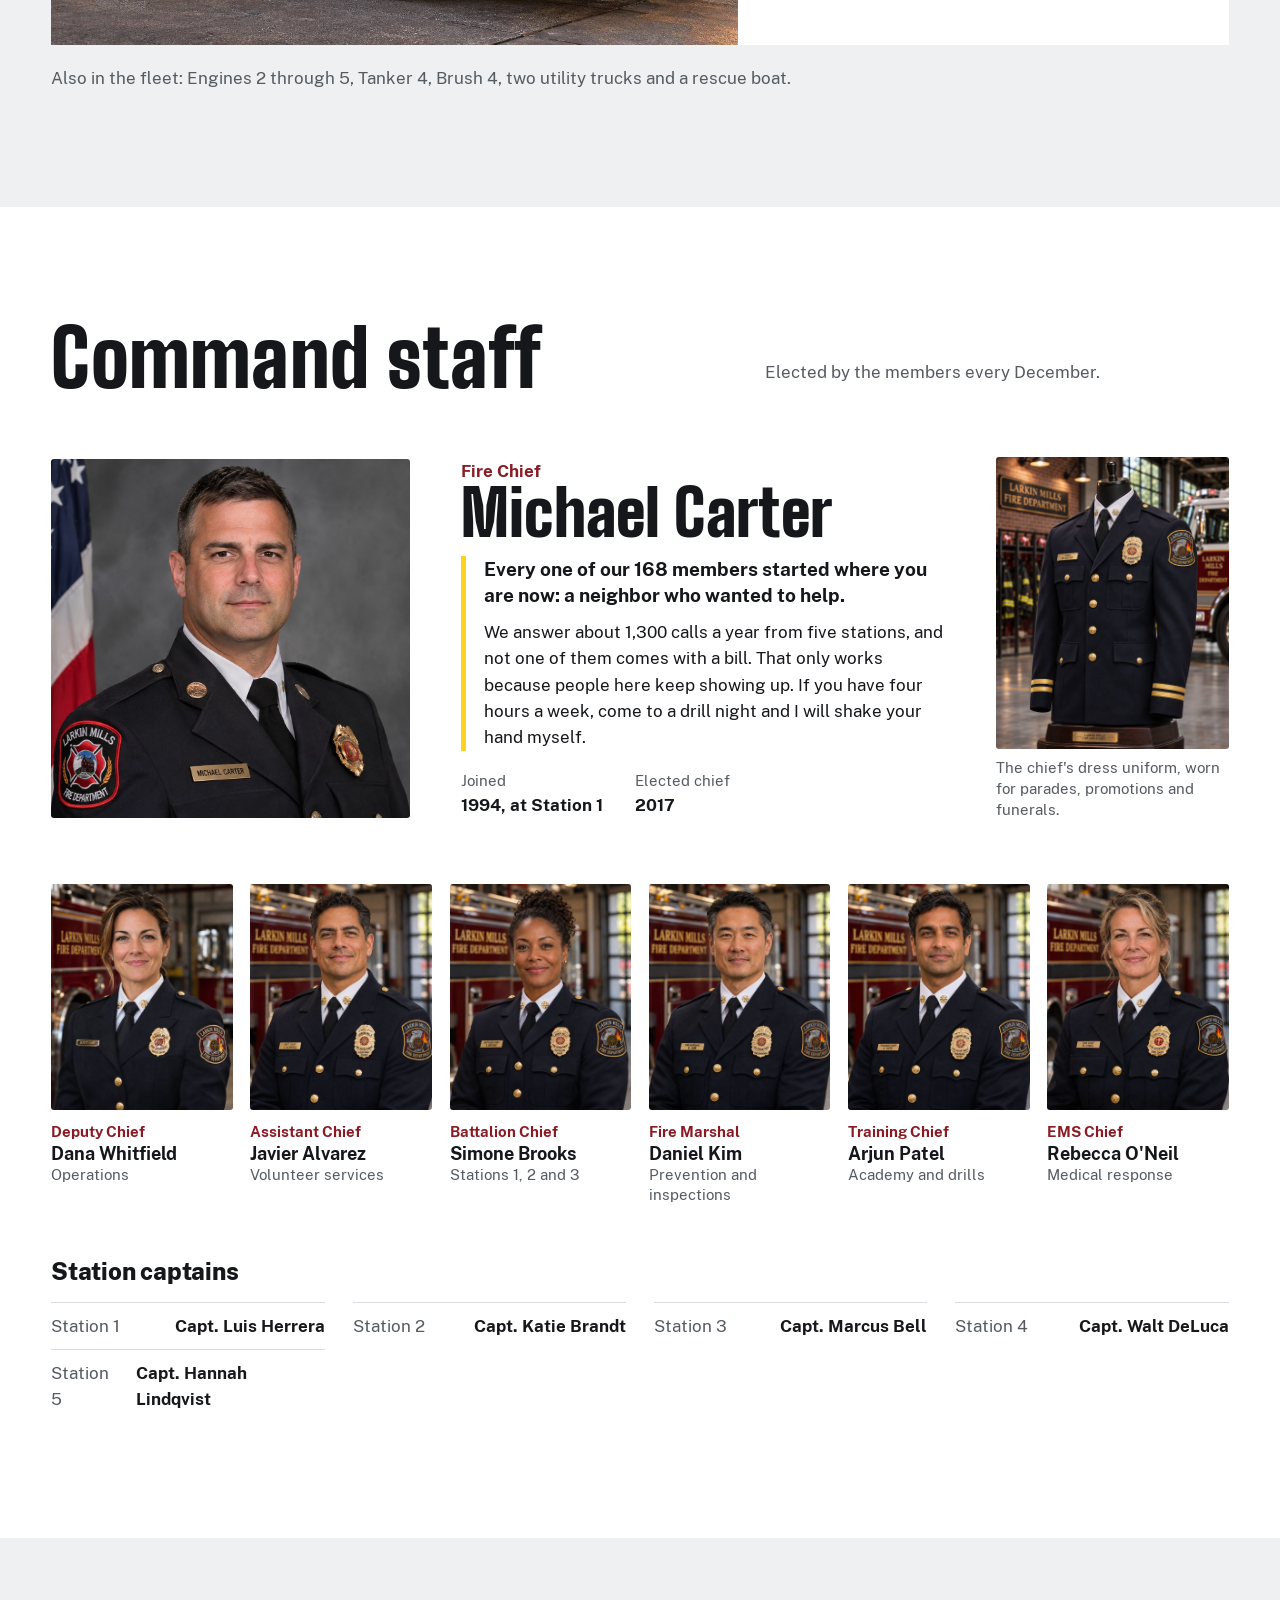
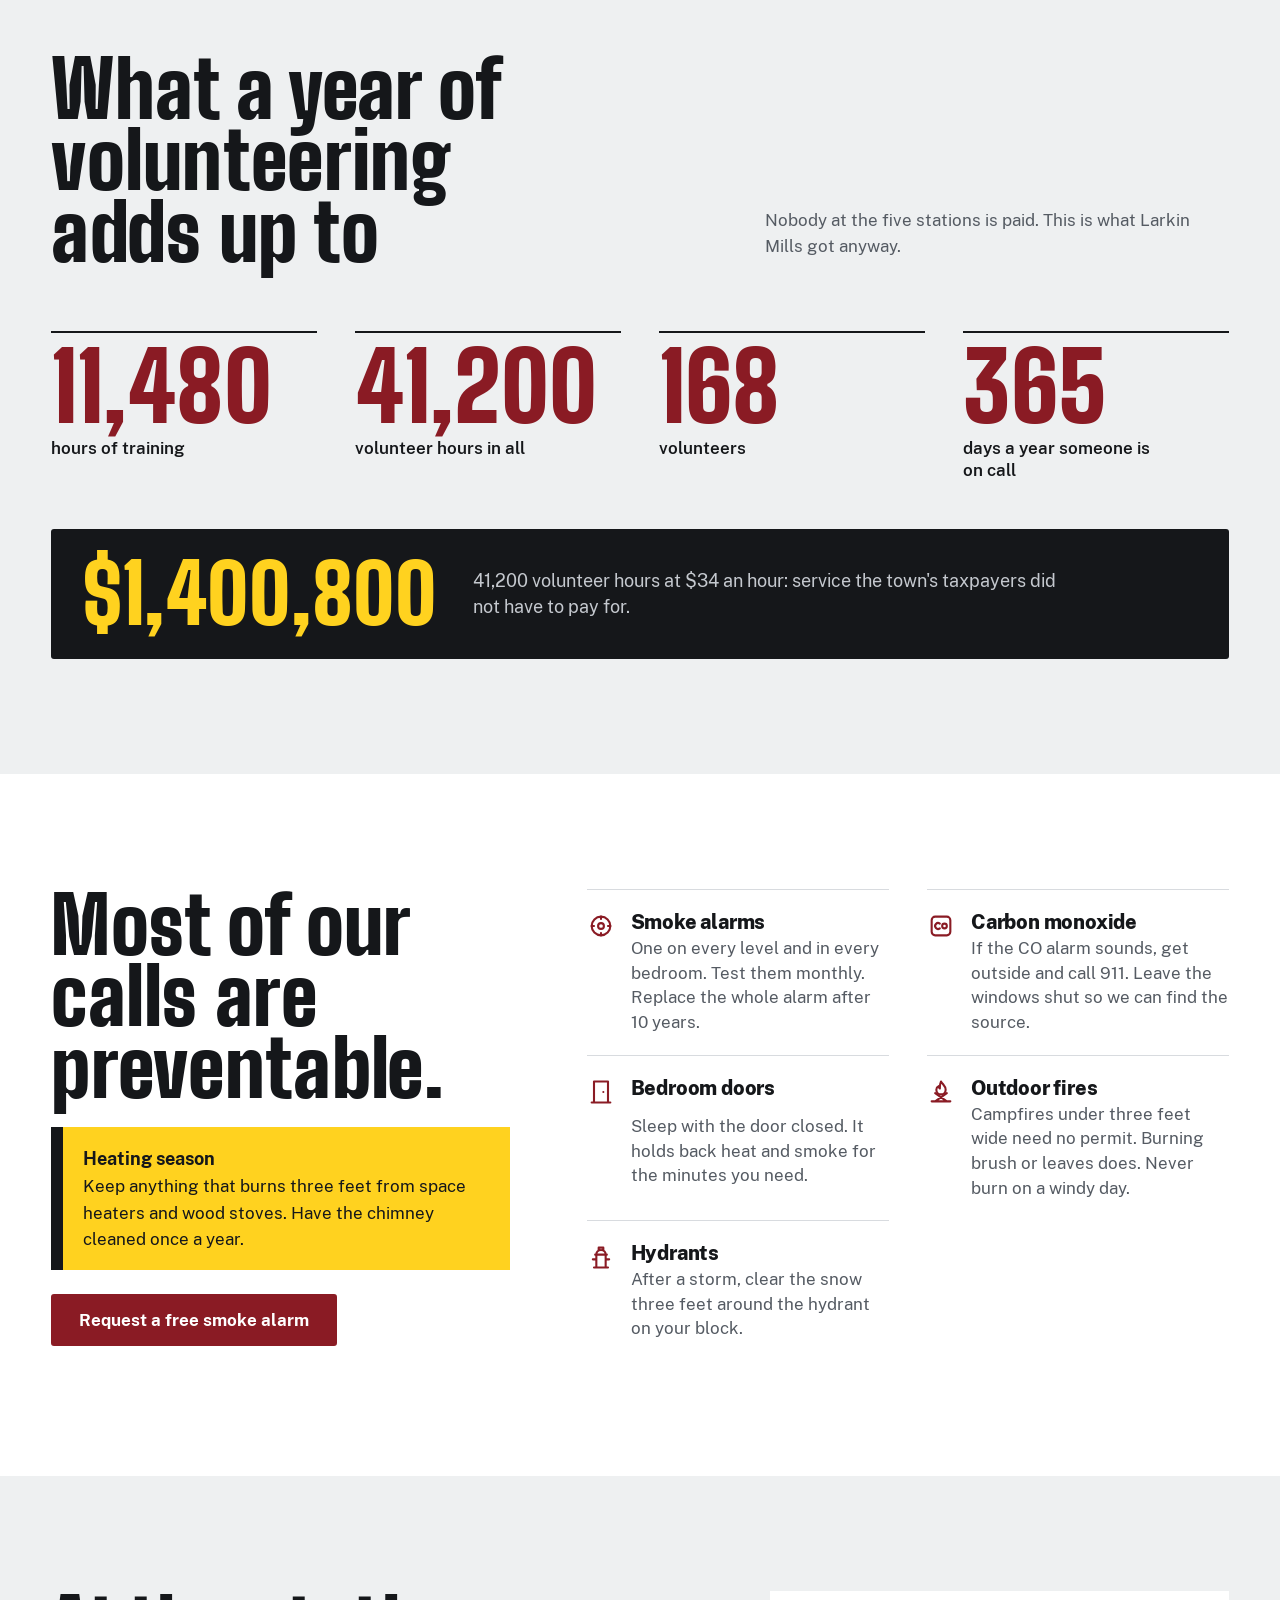
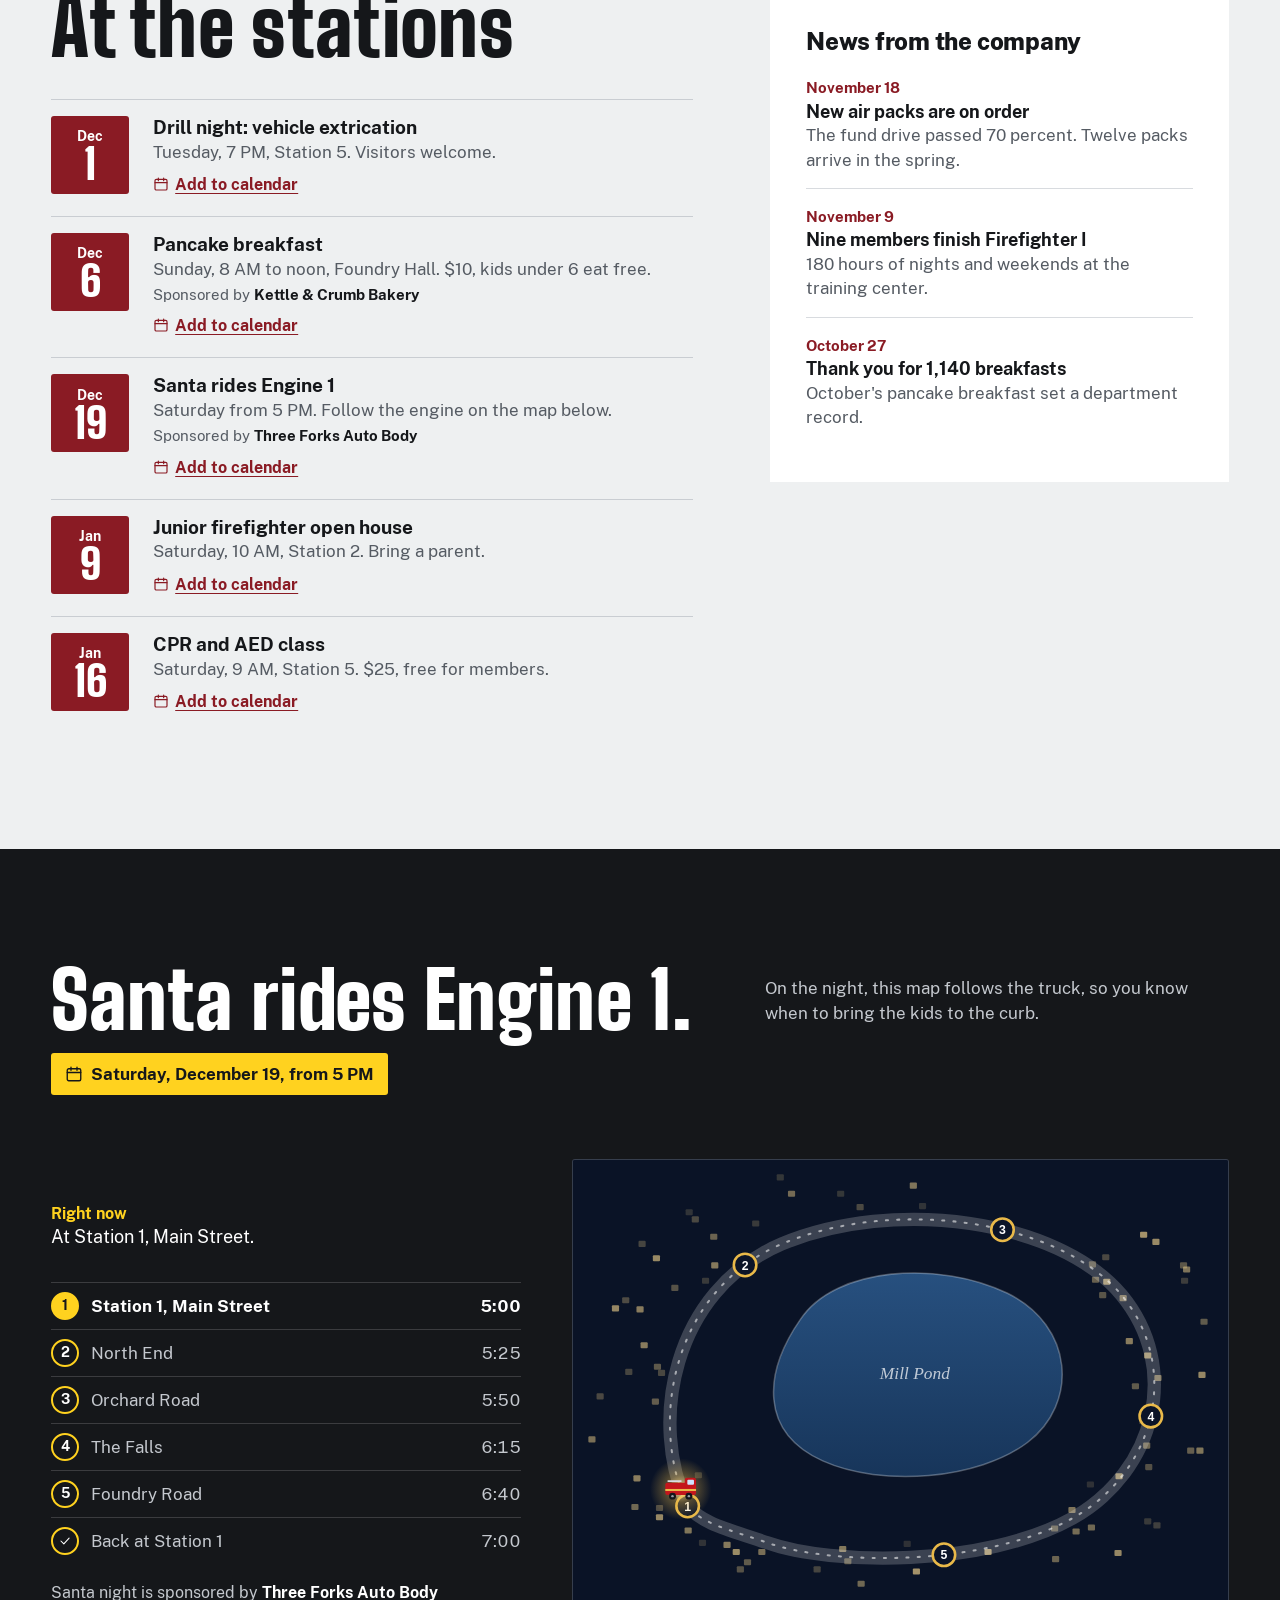
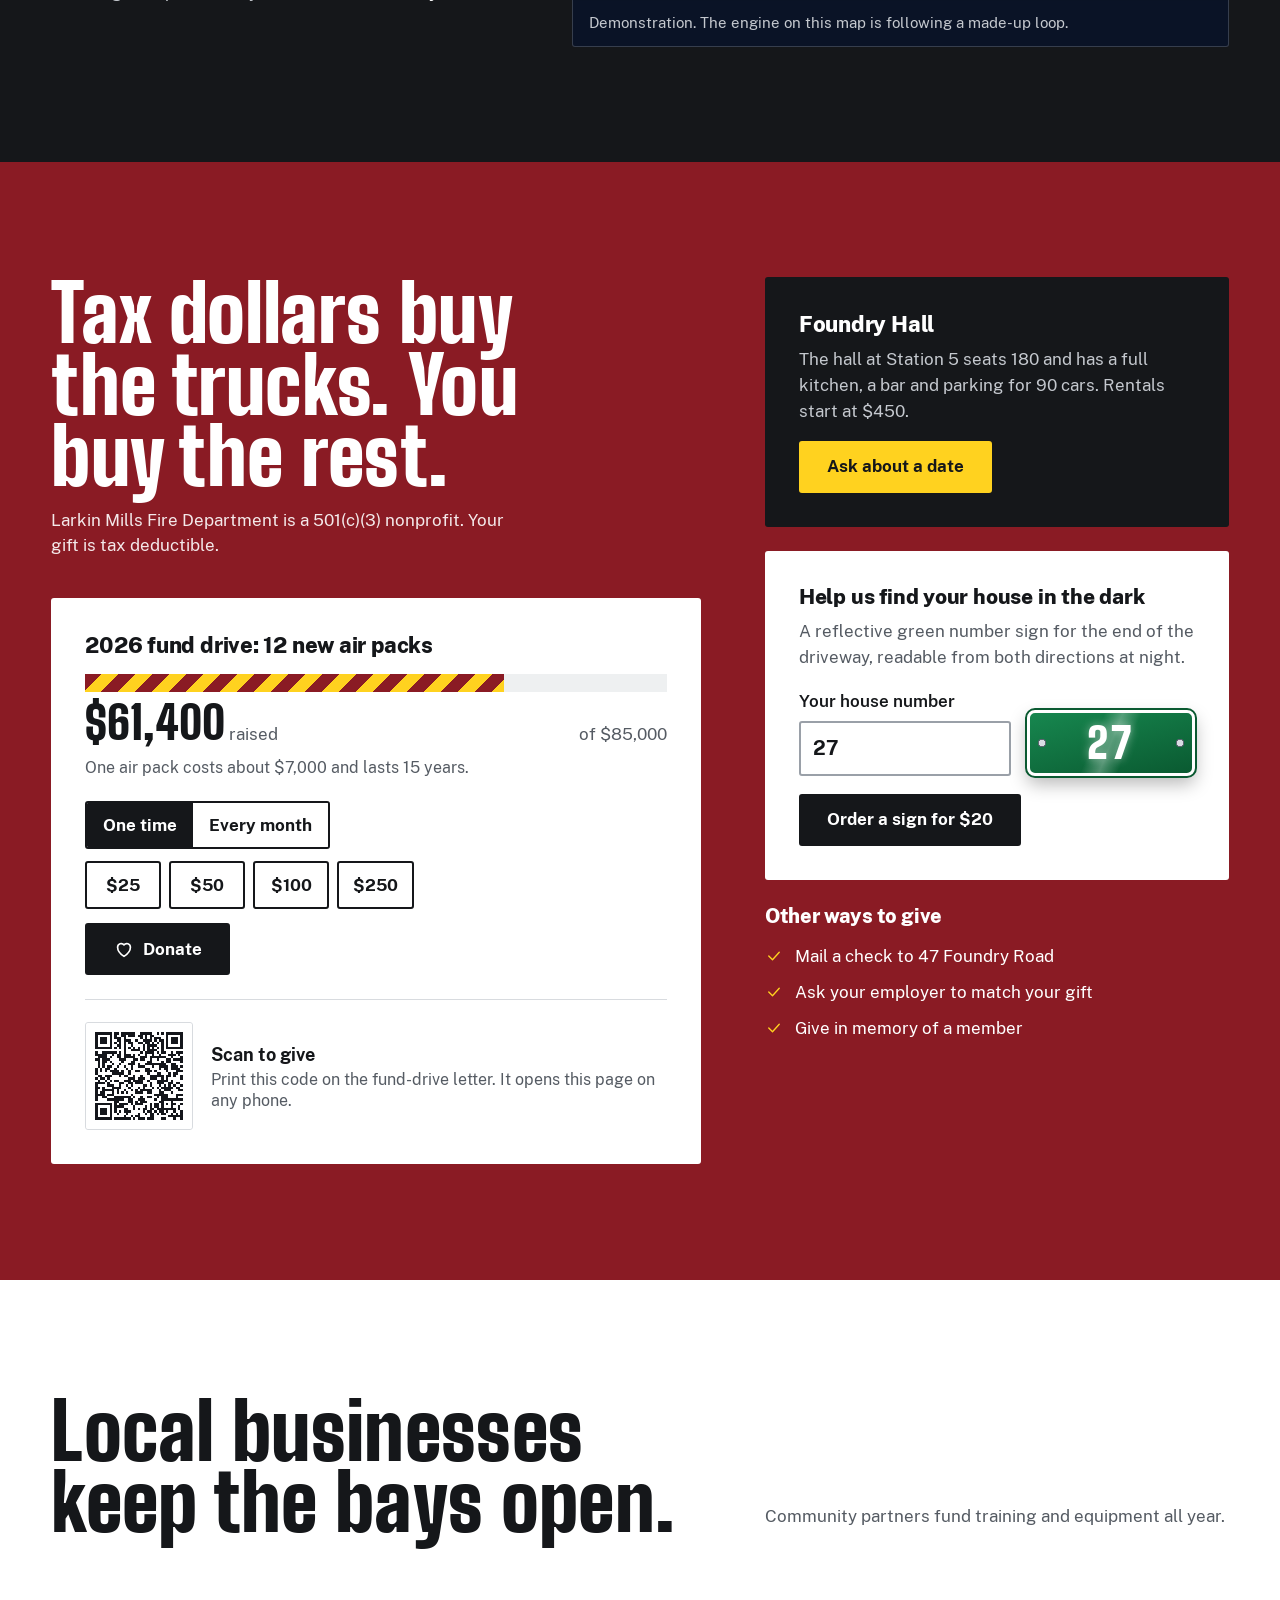
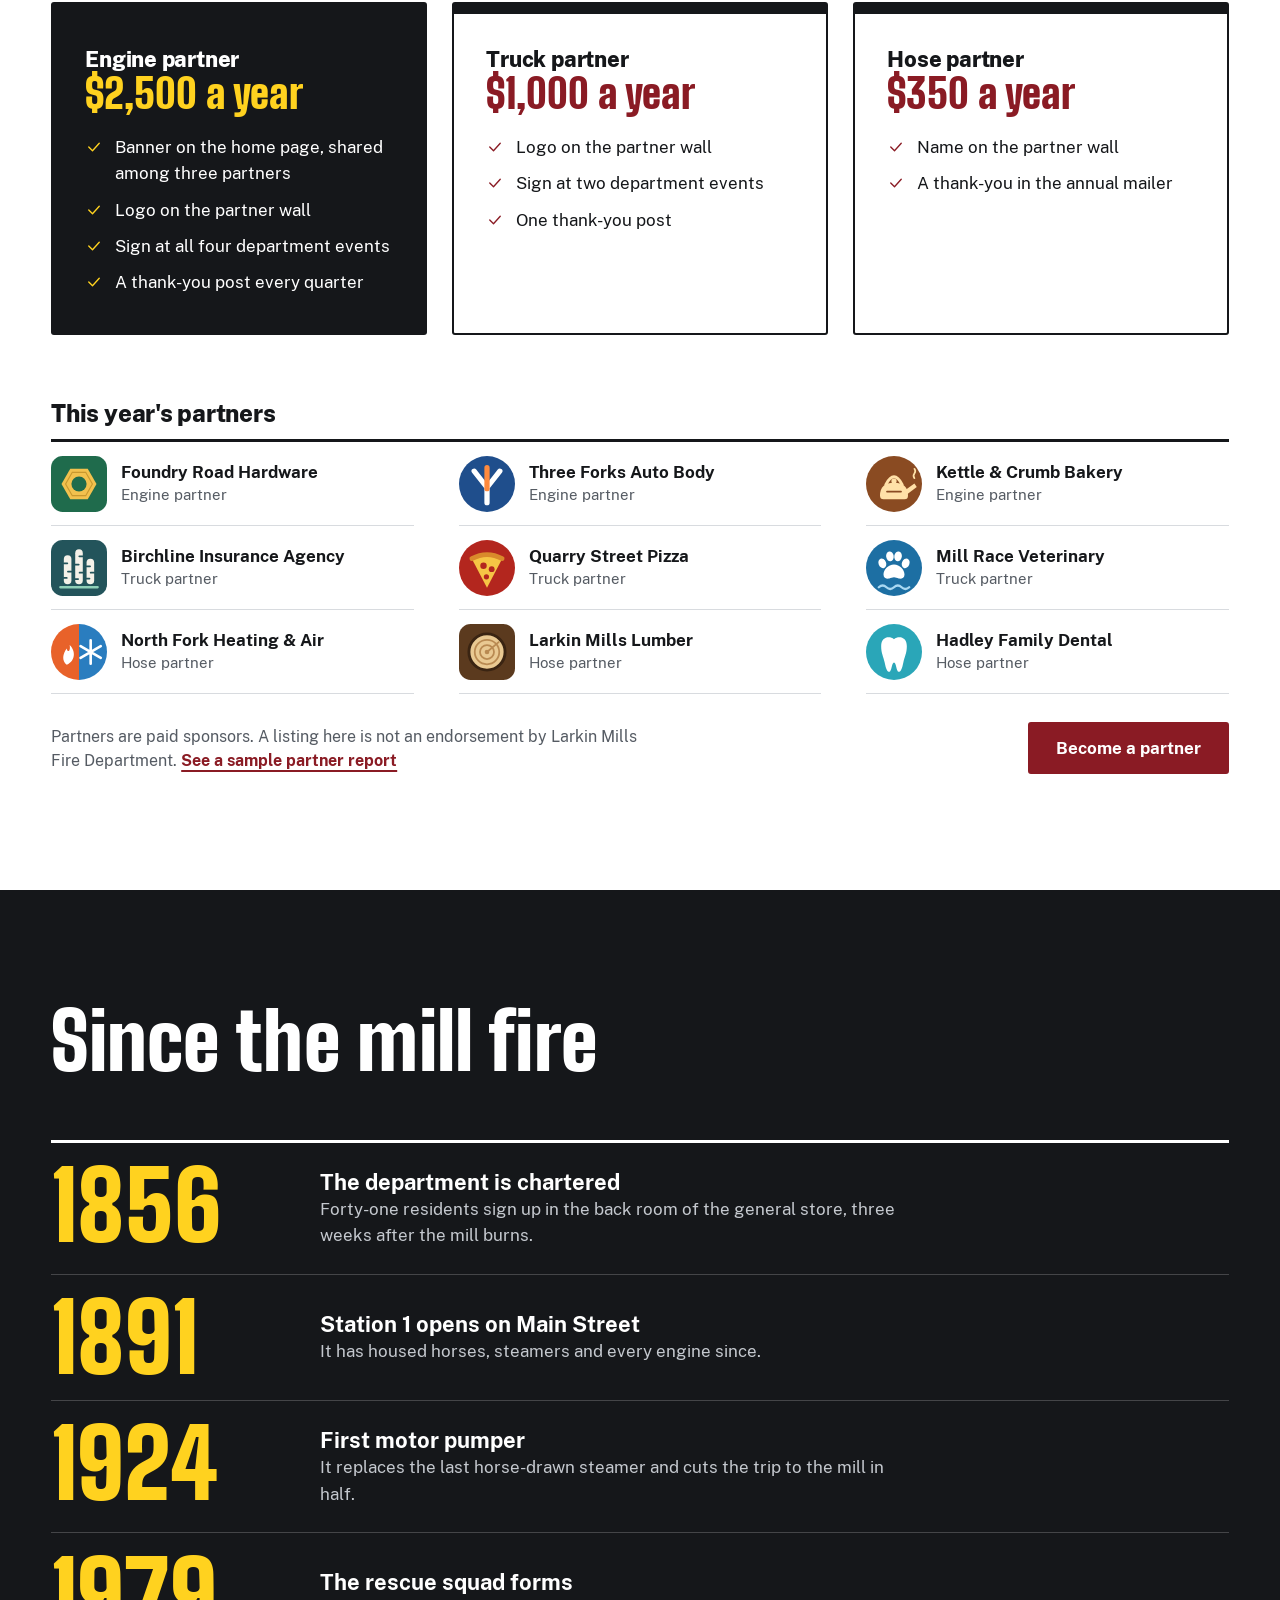
<file: design-2-doors-v1/index.html>
<!doctype html>
<html lang="en">
<head>
<meta charset="utf-8">
<meta name="viewport" content="width=device-width, initial-scale=1">
<title>Larkin Mills Fire Department (sample site, design 2, first version)</title>
<meta name="description" content="Larkin Mills Fire Department: five stations, all volunteer. Join, donate, find your station and get fire safety help.">
<meta name="theme-color" content="#8A1B24">
<!-- Sample site: keeps search engines out. Remove this line (and robots.txt) for a real department. -->
<meta name="robots" content="noindex, nofollow">
<link rel="icon" href="favicon.ico" sizes="any">
<link rel="apple-touch-icon" href="images/icons/apple-touch-icon.png">
<meta property="og:type" content="website">
<meta property="og:title" content="Larkin Mills Fire Department (sample site, design 2, first version)">
<meta property="og:description" content="Five stations, all volunteer. A sample fire department website.">
<meta property="og:image" content="https://larkin-mills-fire.kandyanything.workers.dev/images/share-card.jpg">
<meta name="twitter:card" content="summary_large_image">
<!--FONTS--><link rel="stylesheet" href="css/fonts.css"><!--/FONTS-->
<!--CSS--><link rel="stylesheet" href="css/site.css"><!--/CSS-->
</head>
<body>
<a class="skip" href="#main">Skip to content</a>
<div id="app"></div>
<noscript><p style="padding:24px;font:18px/1.5 system-ui,sans-serif">In an emergency, call 911. This site needs JavaScript to show the rest of its pages.</p></noscript>
<!--JS-->
<script src="data/site.js"></script>
<script src="js/art.js"></script>
<script src="js/welcome.js"></script>
<script src="js/plus.js"></script>
<script src="js/site.js"></script>
<!--/JS-->
</body>
</html>
</file>
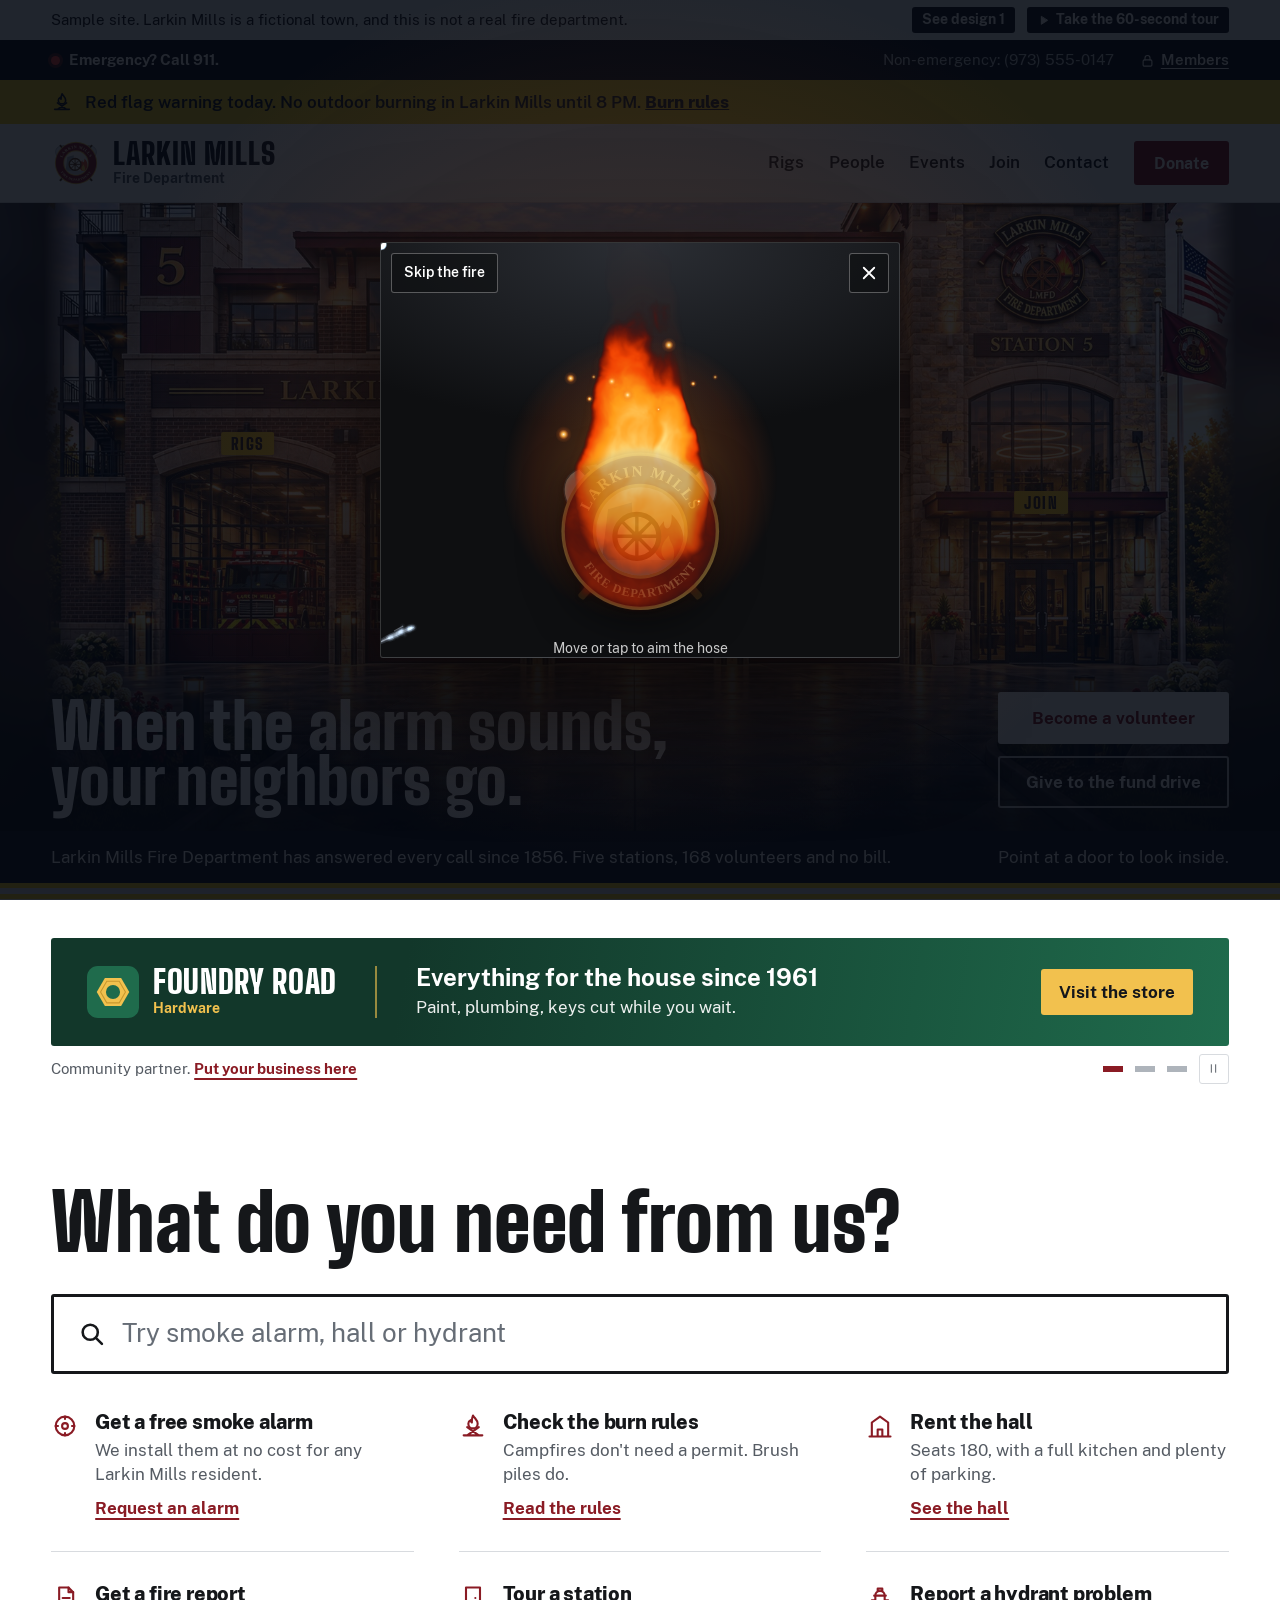
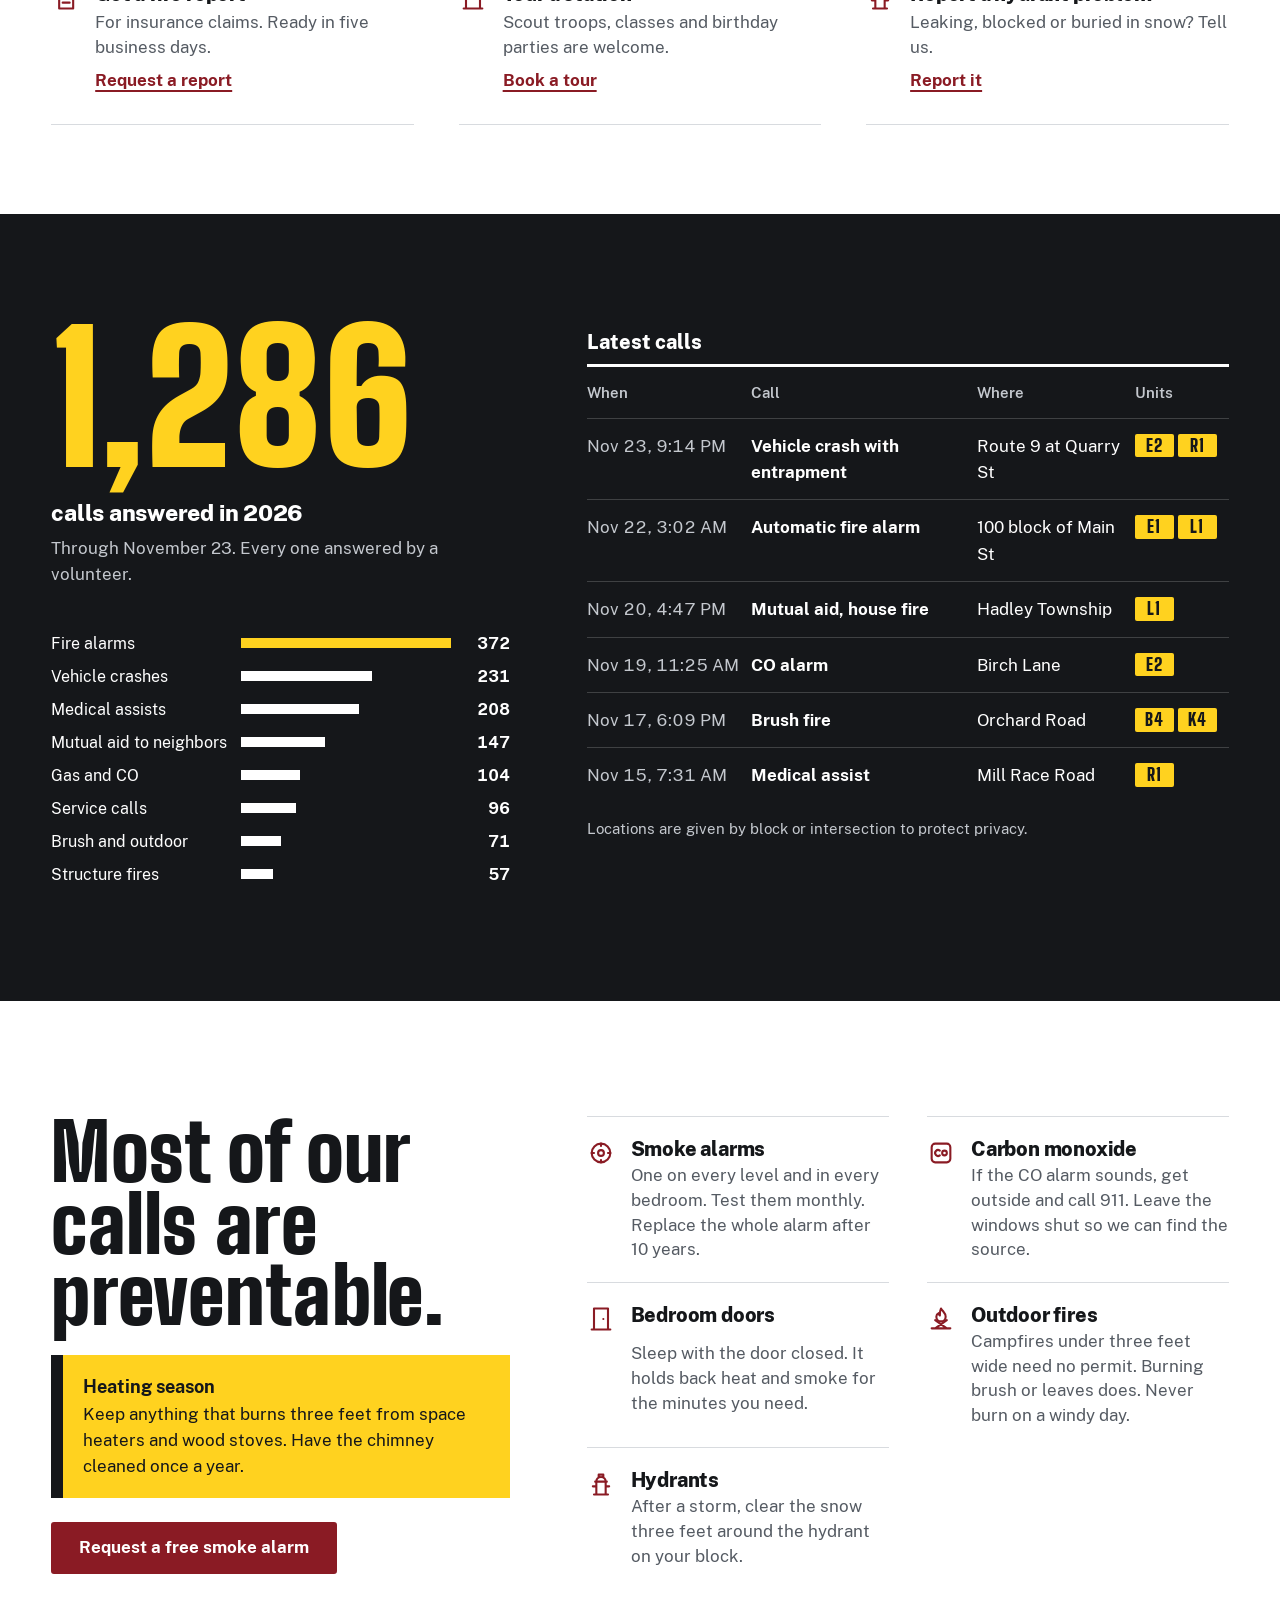
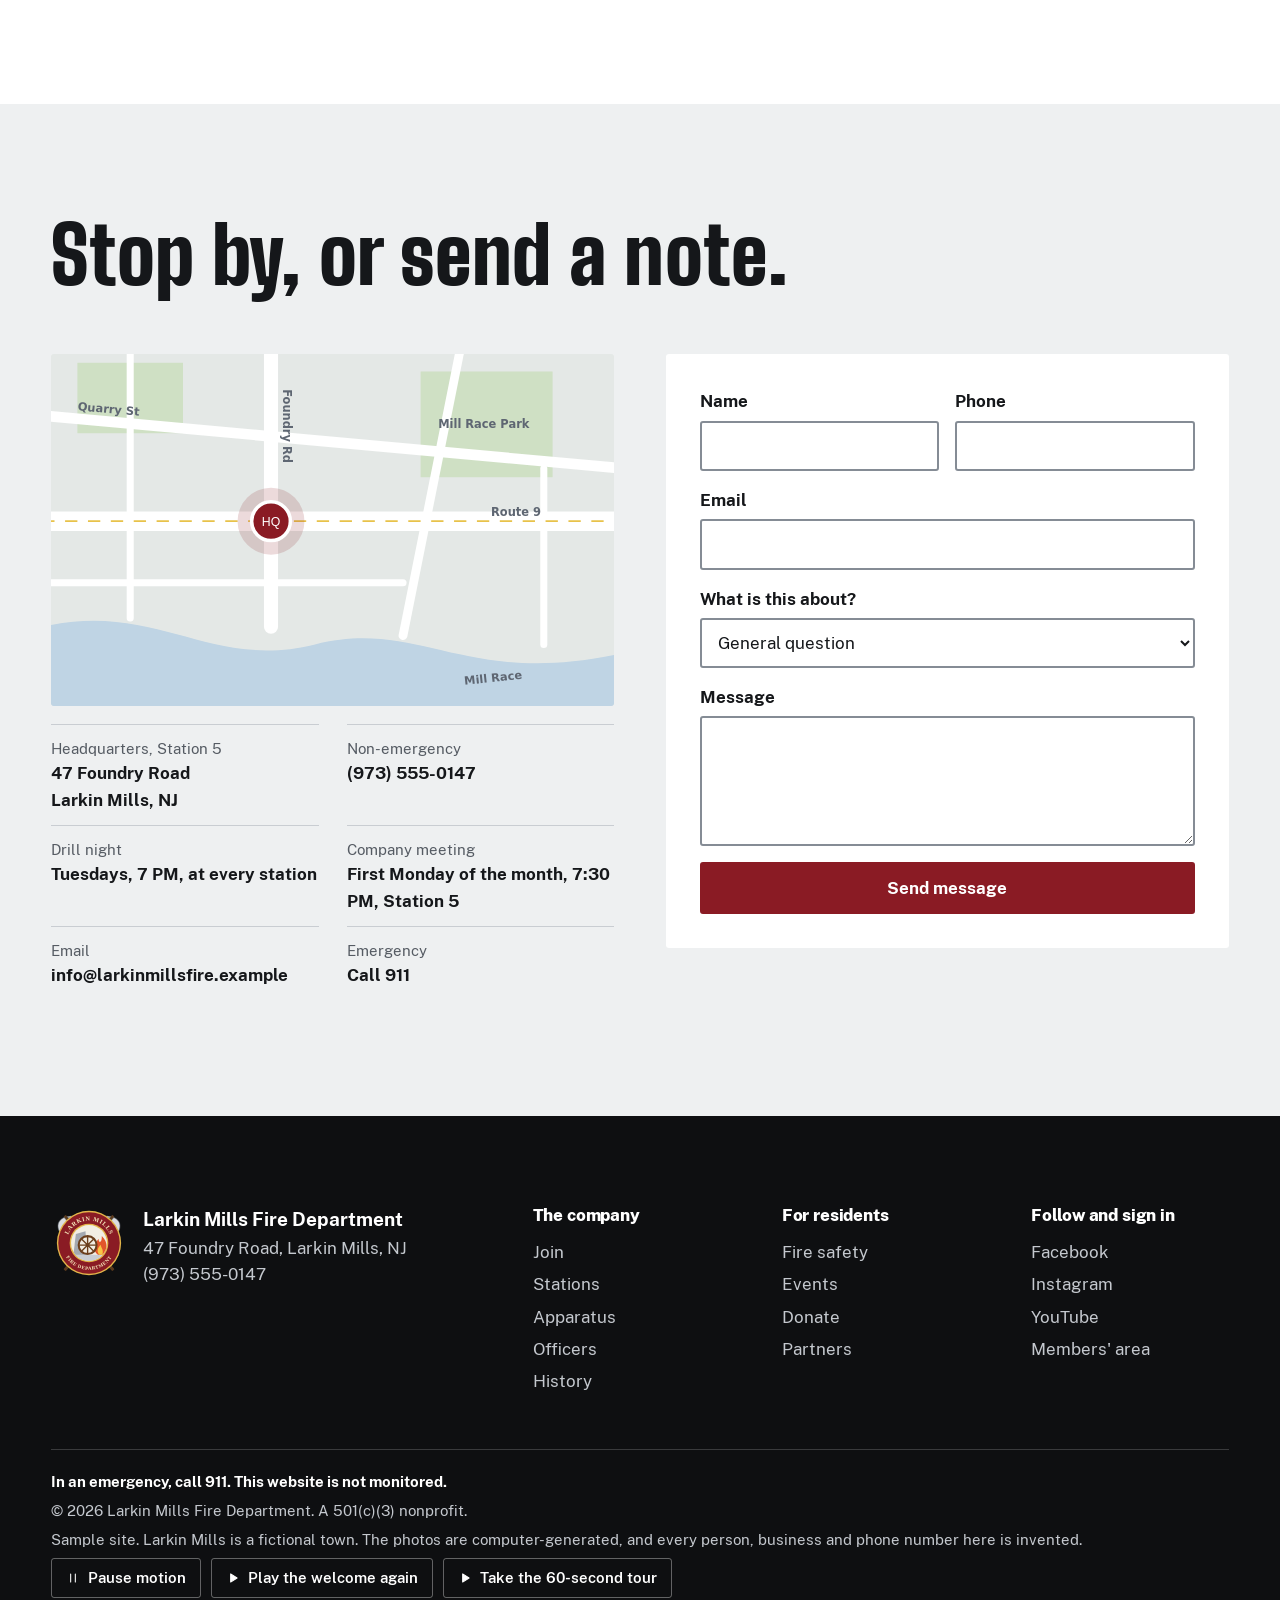
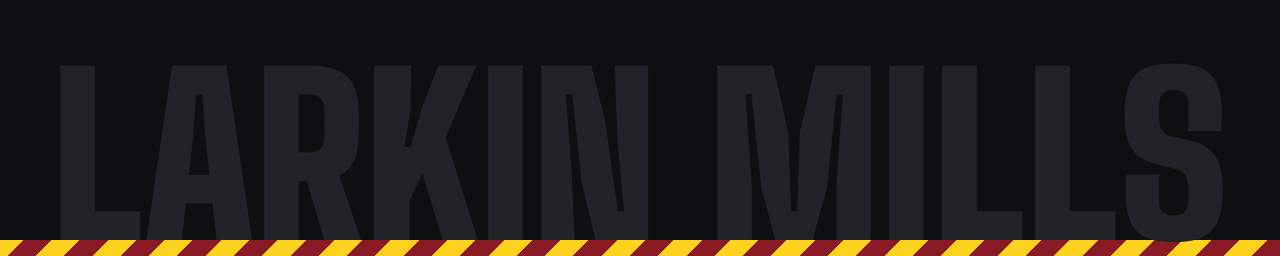
<file: design-2/index.html>
<!doctype html>
<html lang="en">
<head>
<meta charset="utf-8">
<meta name="viewport" content="width=device-width, initial-scale=1">
<title>Larkin Mills Fire Department (sample site, design 2)</title>
<meta name="description" content="Larkin Mills Fire Department: five stations, all volunteer. Join, donate, find your station and get fire safety help.">
<meta name="theme-color" content="#8A1B24">
<!-- Sample site: keeps search engines out. Remove this line (and robots.txt) for a real department. -->
<meta name="robots" content="noindex, nofollow">
<link rel="icon" href="favicon.ico" sizes="any">
<link rel="apple-touch-icon" href="images/icons/apple-touch-icon.png">
<meta property="og:type" content="website">
<meta property="og:title" content="Larkin Mills Fire Department (sample site, design 2)">
<meta property="og:description" content="Five stations, all volunteer. A sample fire department website.">
<meta property="og:image" content="https://larkin-mills-fire.kandyanything.workers.dev/images/share-card.jpg">
<meta name="twitter:card" content="summary_large_image">
<!--FONTS--><link rel="stylesheet" href="css/fonts.css"><!--/FONTS-->
<!--CSS--><link rel="stylesheet" href="css/site.css"><!--/CSS-->
</head>
<body>
<a class="skip" href="#main">Skip to content</a>
<div id="app"></div>
<noscript><p style="padding:24px;font:18px/1.5 system-ui,sans-serif">In an emergency, call 911. This site needs JavaScript to show the rest of its pages.</p></noscript>
<!--JS-->
<script src="data/site.js"></script>
<script src="js/art.js"></script>
<script src="js/welcome.js"></script>
<script src="js/plus.js"></script>
<script src="js/site.js"></script>
<!--/JS-->
</body>
</html>
</file>
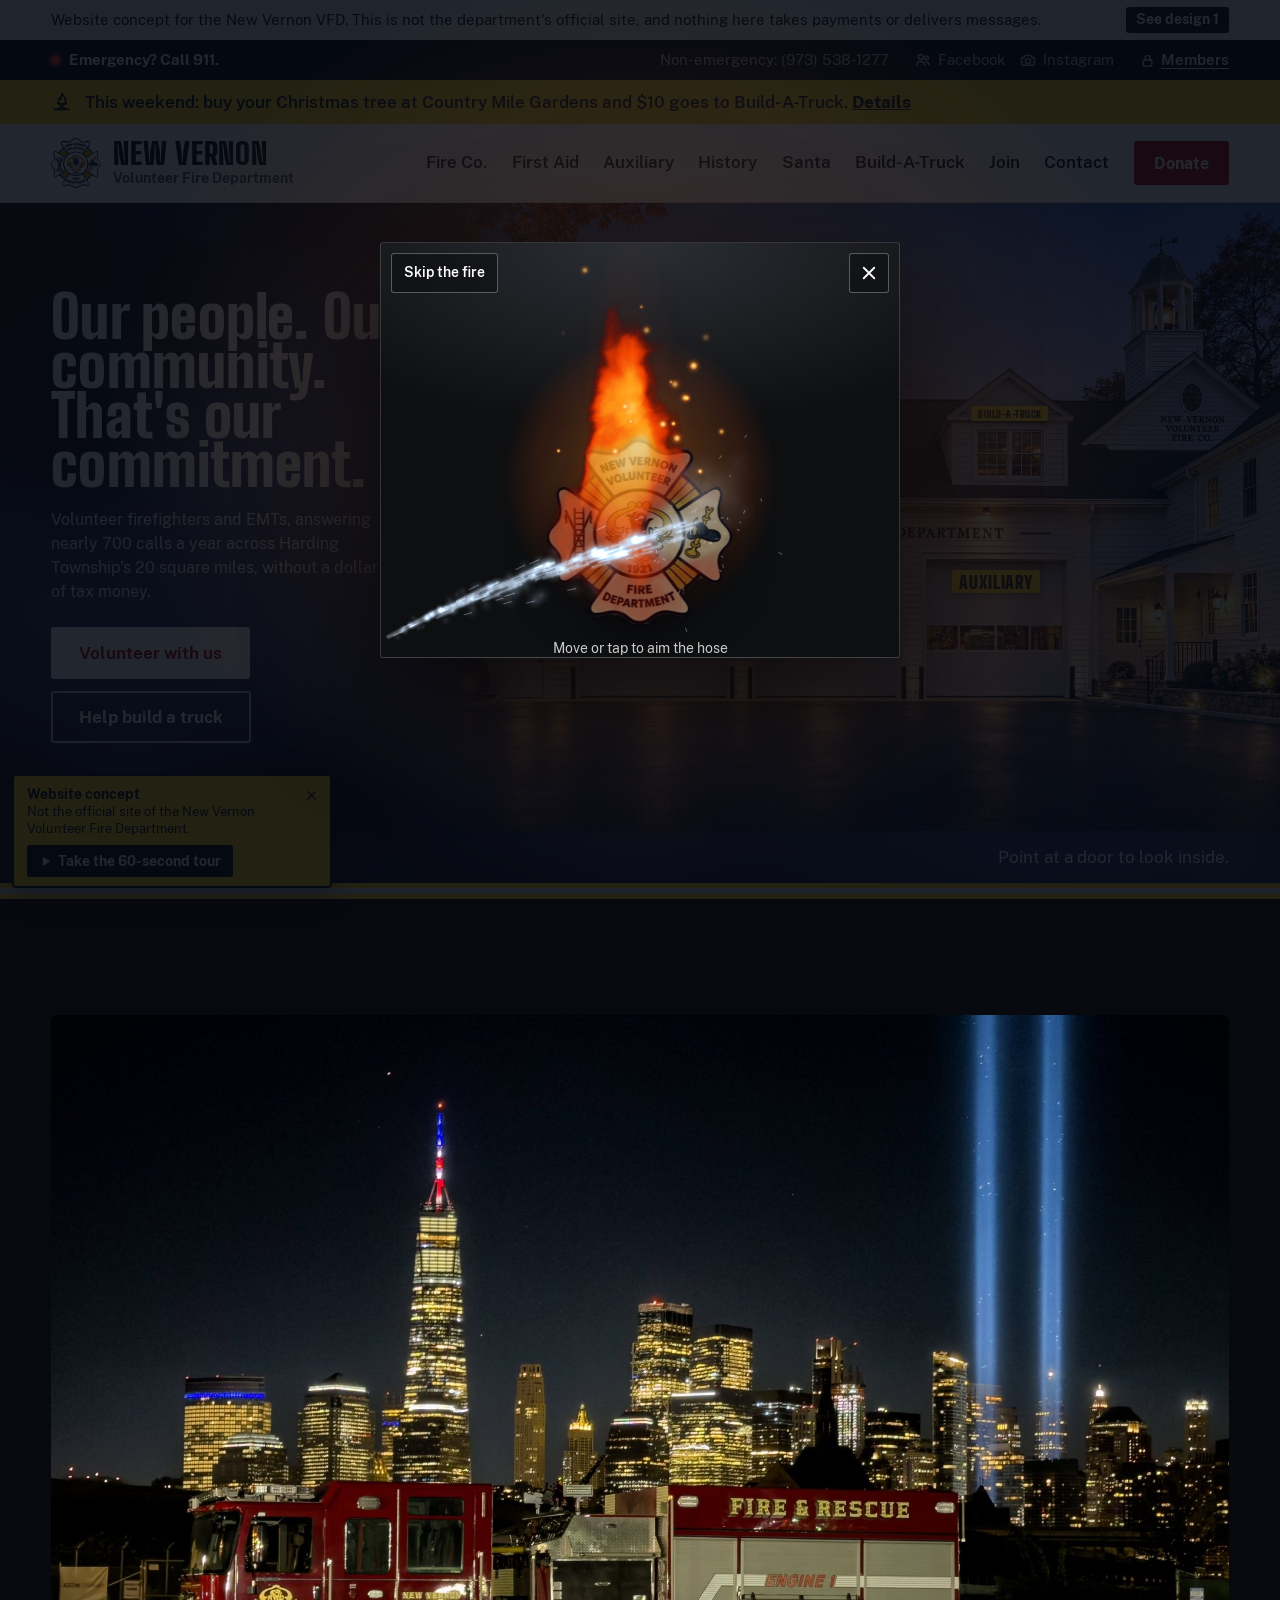
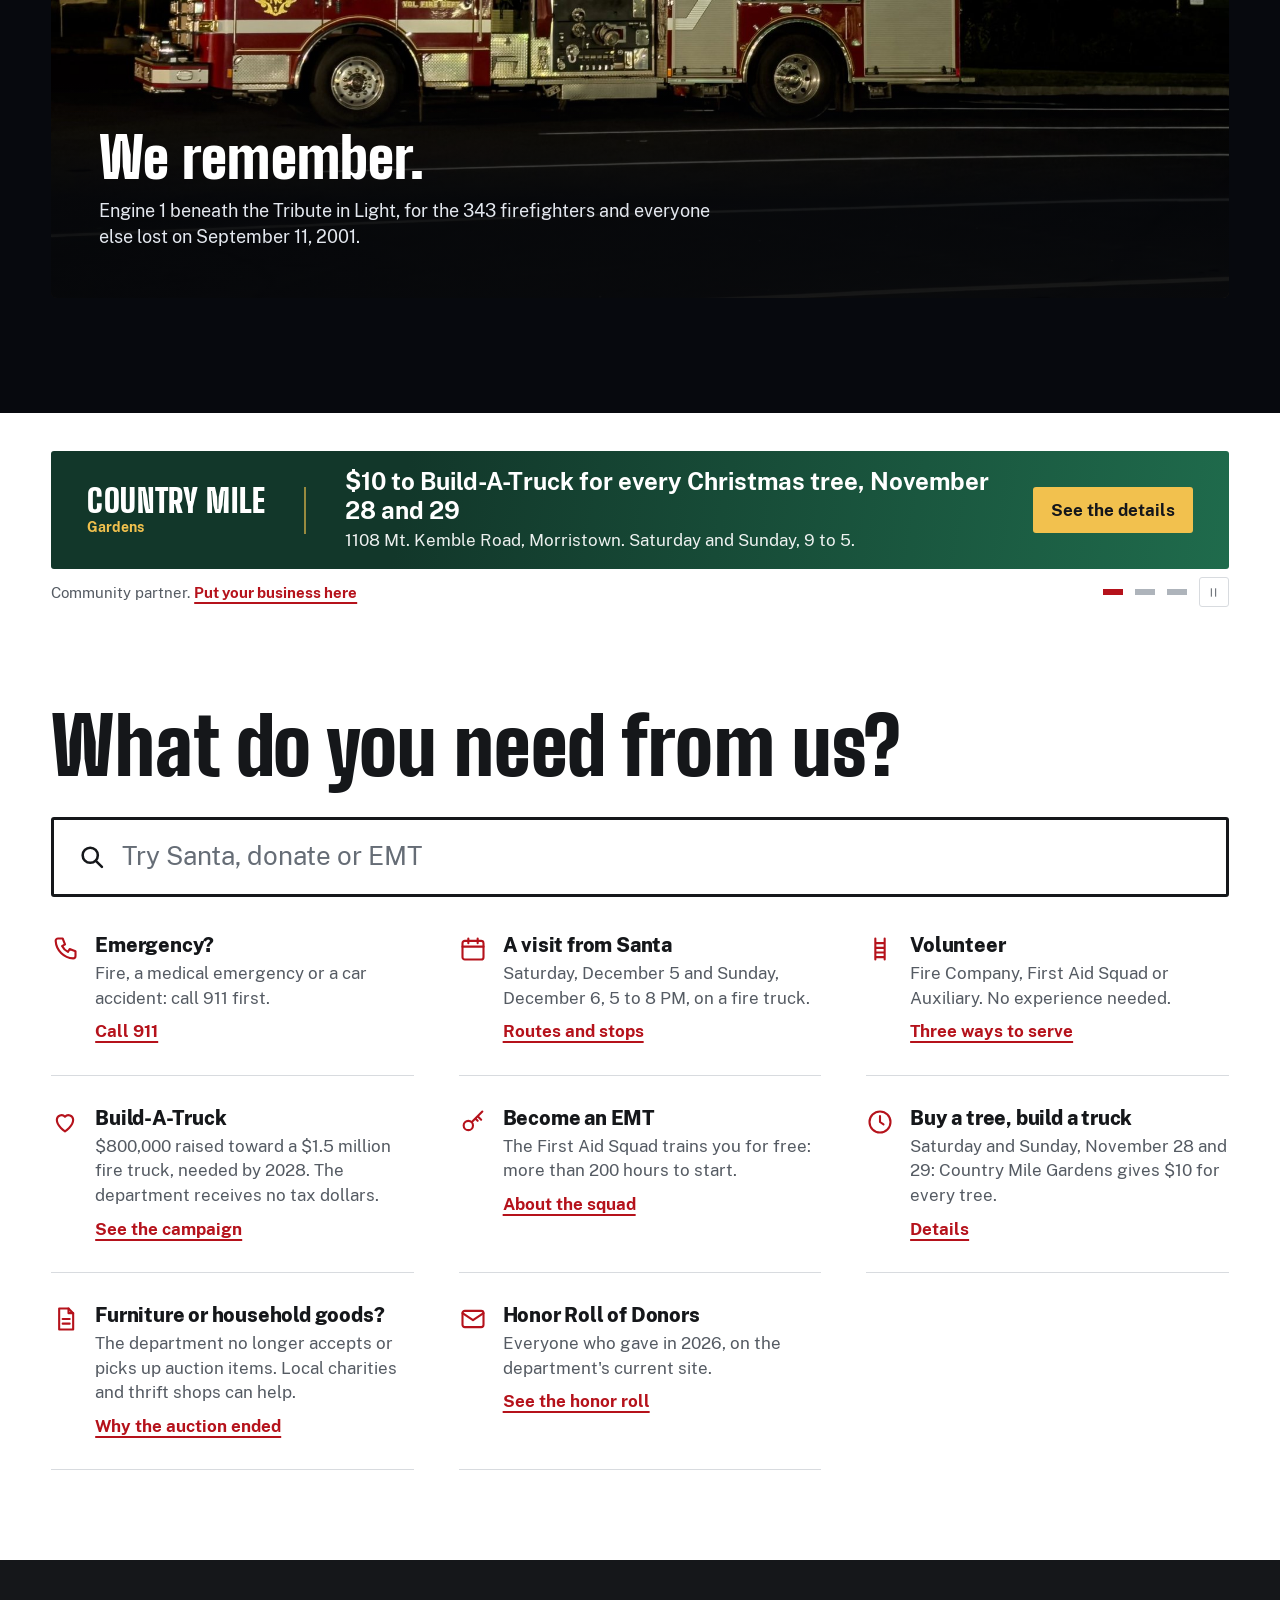
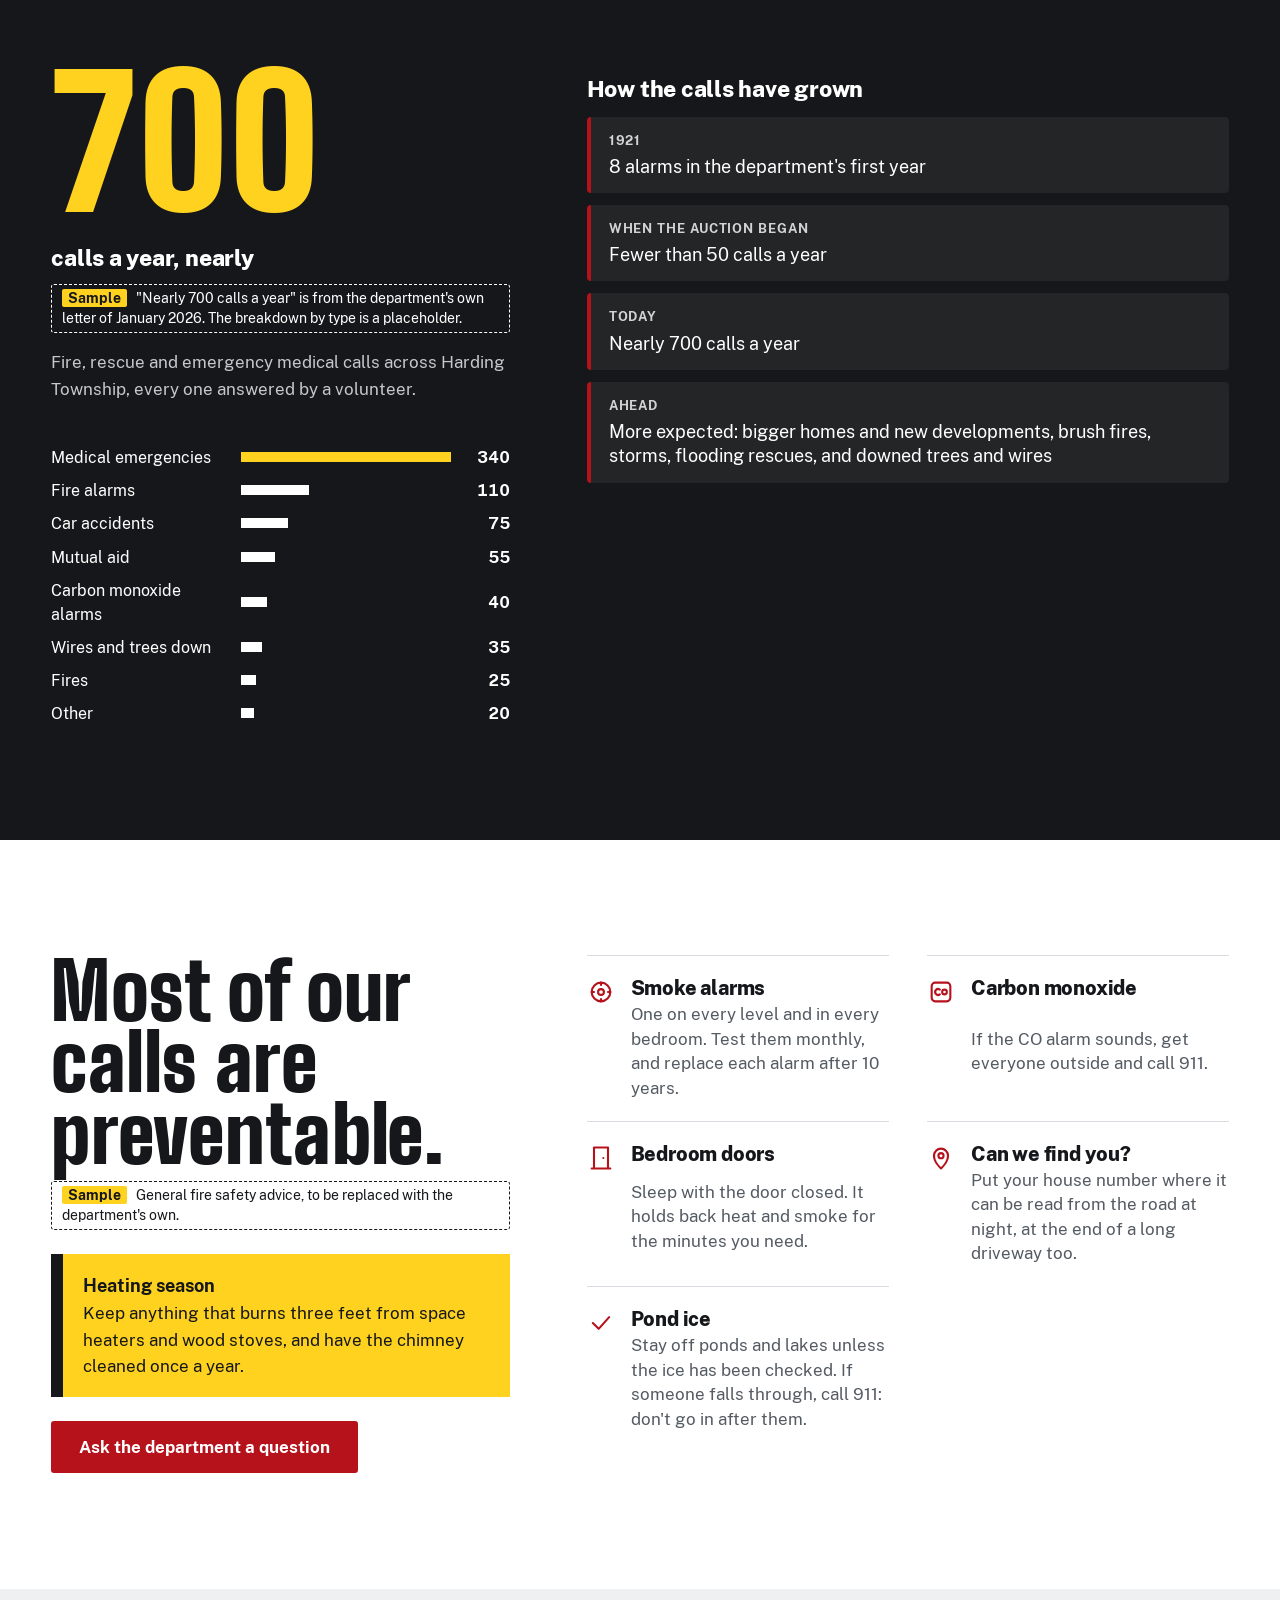
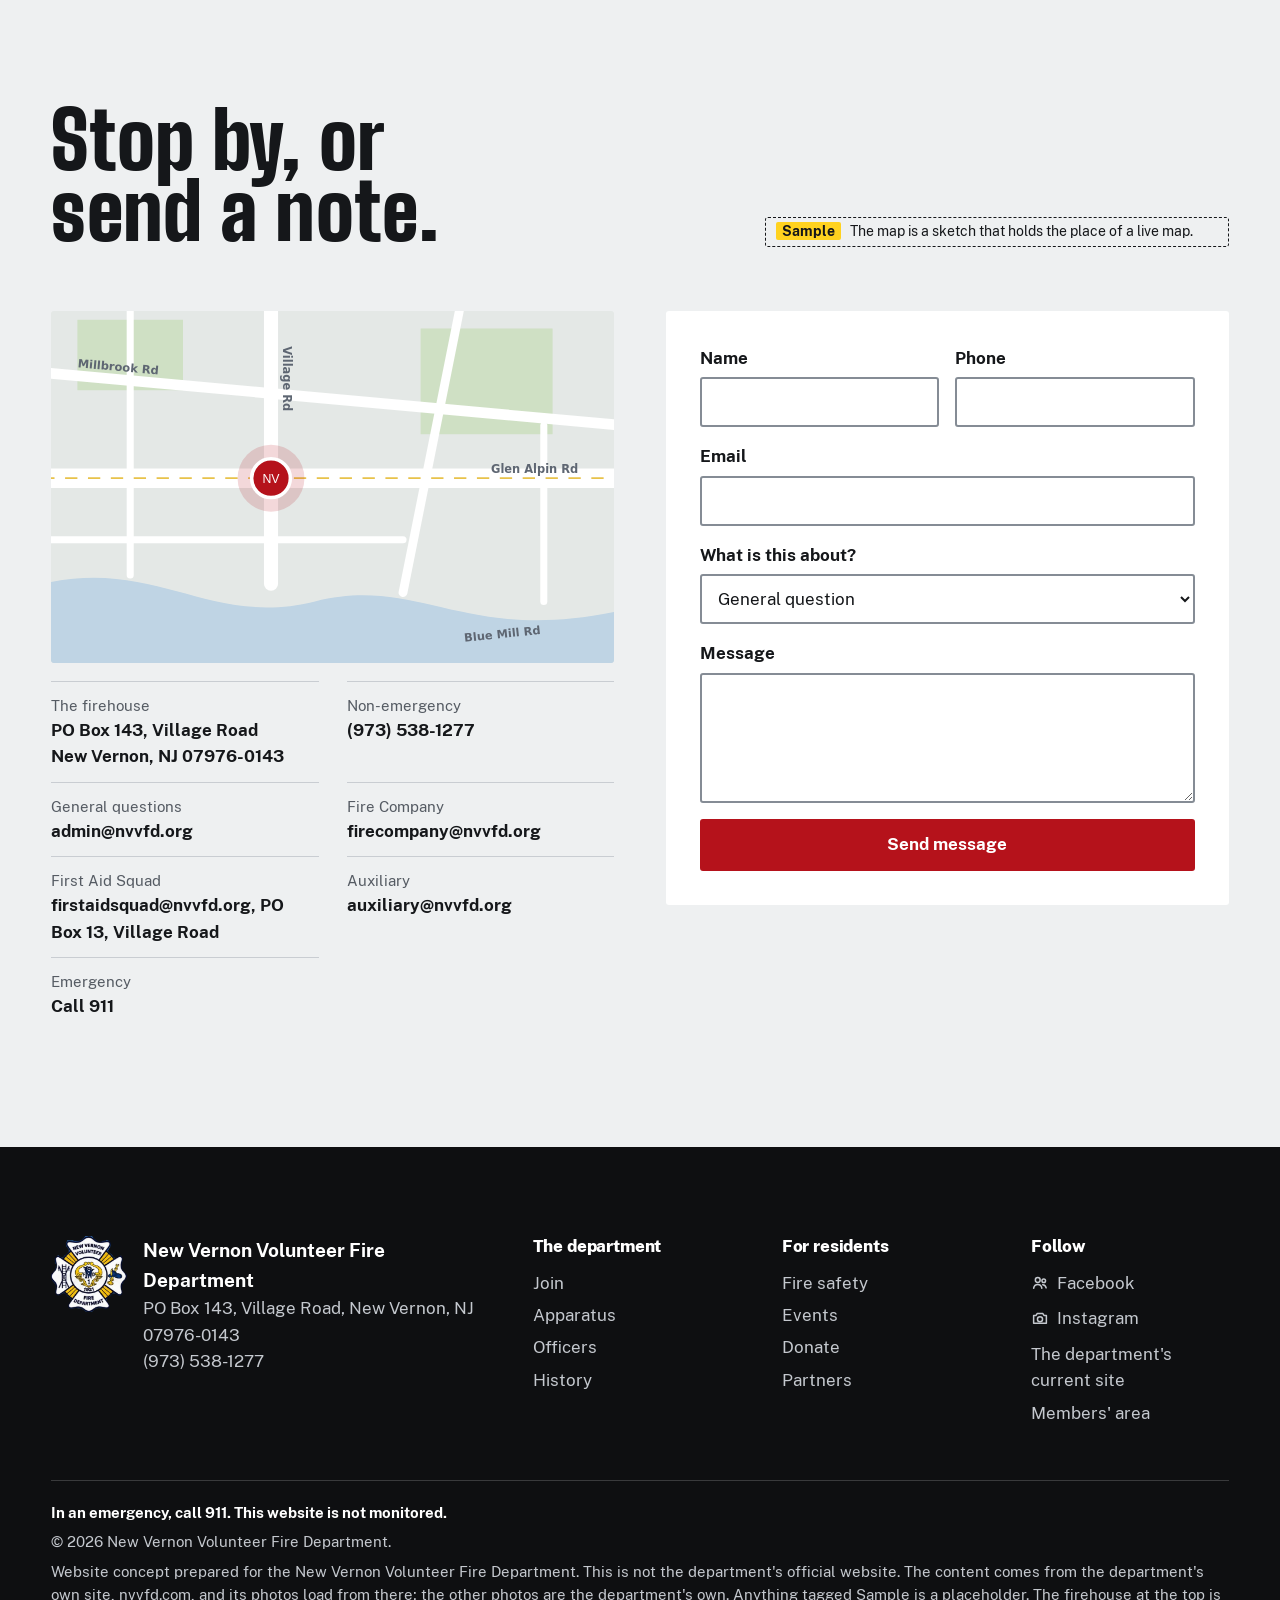
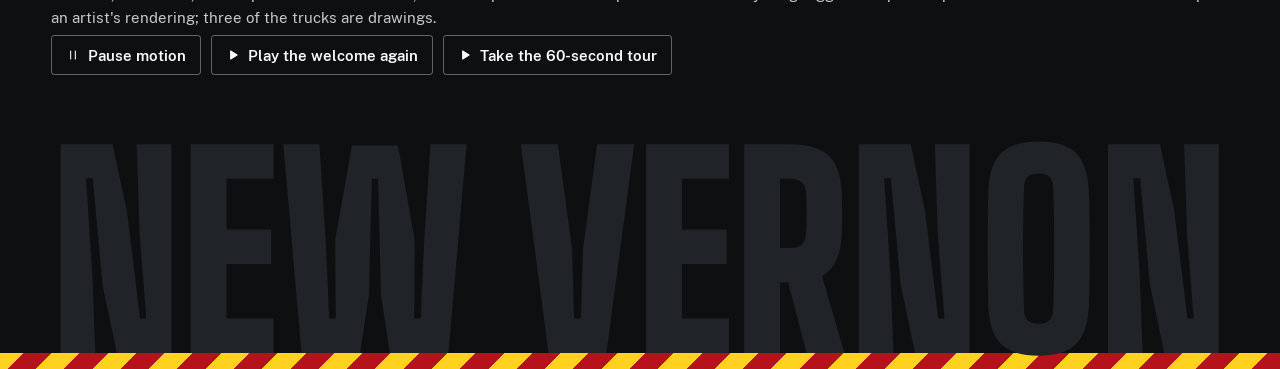
<file: new-vernon-fire/index.html>
<!doctype html>
<html lang="en">
<head>
<meta charset="utf-8">
<meta name="viewport" content="width=device-width, initial-scale=1">
<title>New Vernon Volunteer Fire Department (website concept, not the official site)</title>
<meta name="description" content="A website concept prepared for the New Vernon Volunteer Fire Department. Not the department's official site.">
<meta name="theme-color" content="#15171A">
<!-- Website concept: keeps search engines out. -->
<meta name="robots" content="noindex, nofollow">
<link rel="icon" href="favicon.ico" sizes="any">
<link rel="apple-touch-icon" href="images/icons/apple-touch-icon.png">
<!--FONTS--><link rel="stylesheet" href="css/fonts.css"><!--/FONTS-->
<!--CSS--><link rel="stylesheet" href="css/site.css"><!--/CSS-->
</head>
<body>
<a class="skip" href="#main">Skip to content</a>
<div id="app"></div>
<noscript><p style="padding:24px;font:18px/1.5 system-ui,sans-serif">In an emergency, call 911. This site needs JavaScript to show the rest of its pages.</p></noscript>
<!--JS-->
<script src="data/site.js"></script>
<script src="js/art.js"></script>
<script src="js/welcome.js"></script>
<script src="js/plus.js"></script>
<script src="js/site.js"></script>
<!--/JS-->
</body>
</html>
</file>
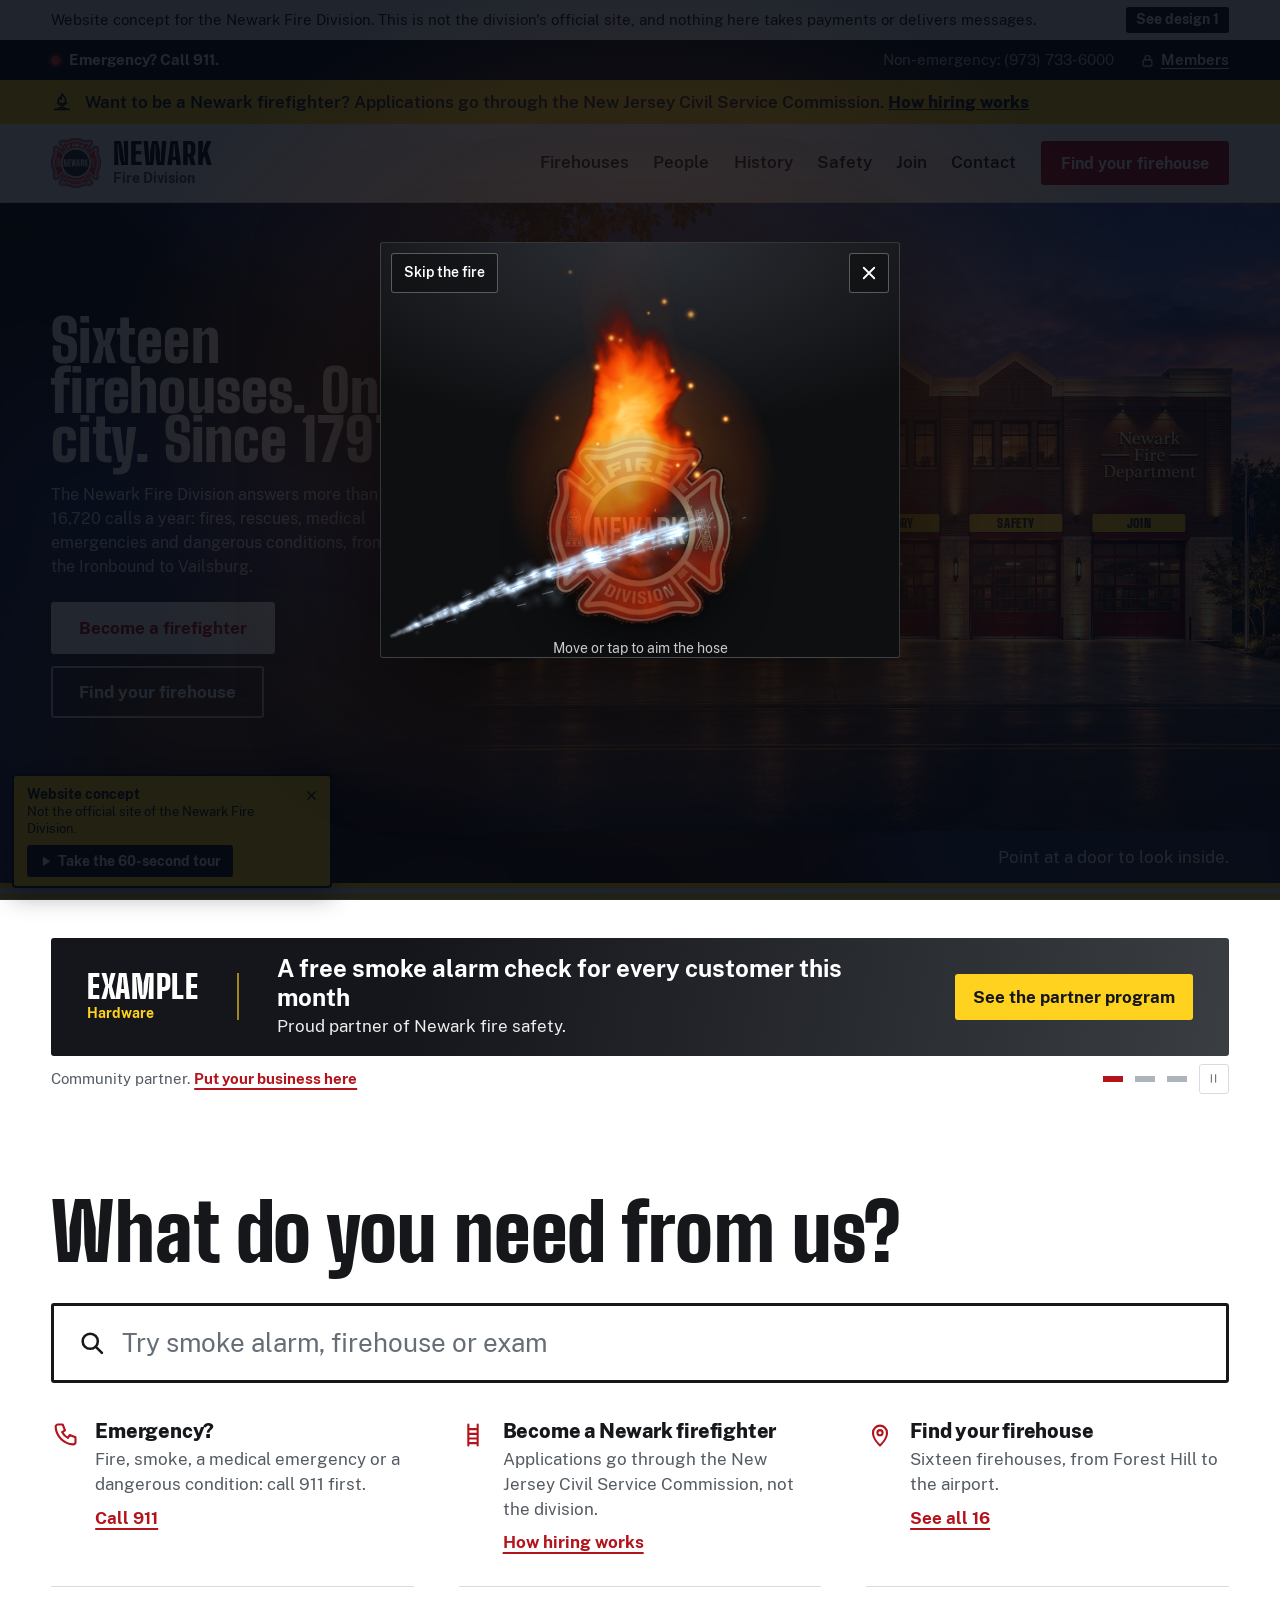
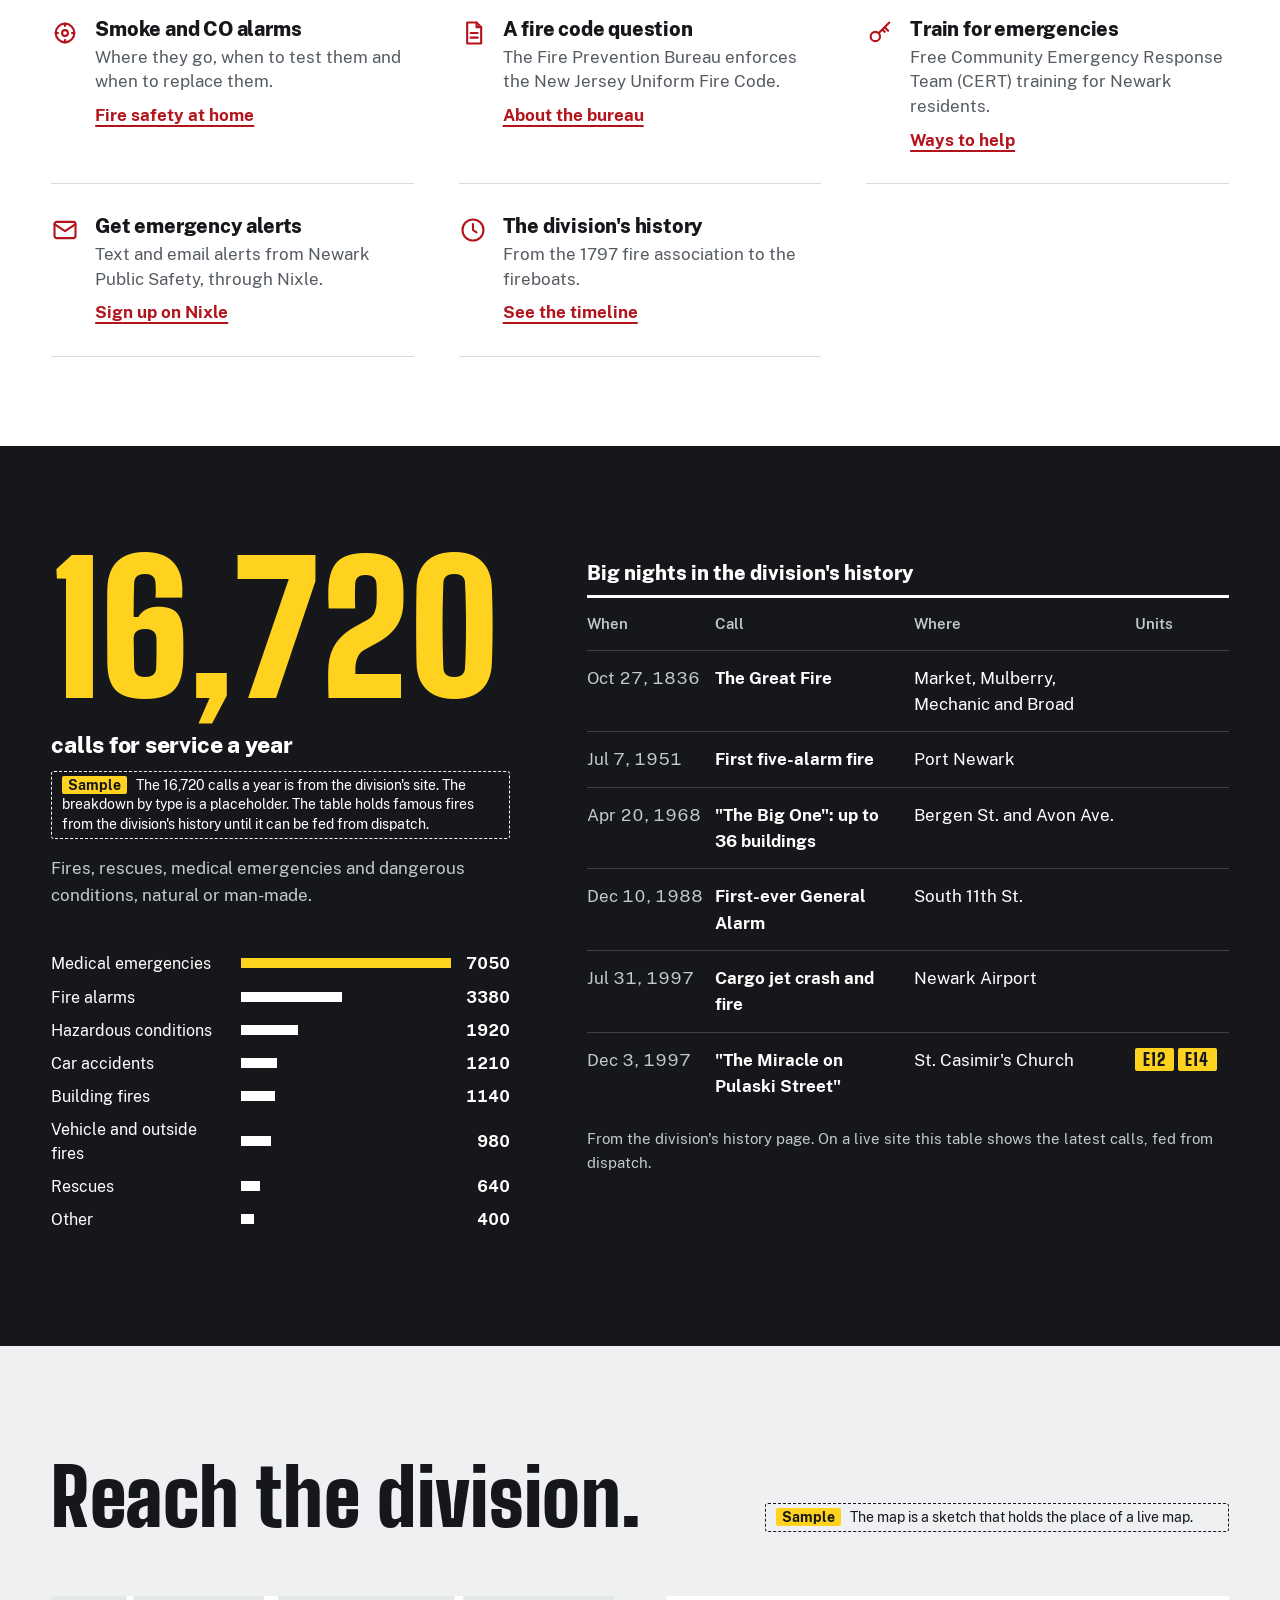
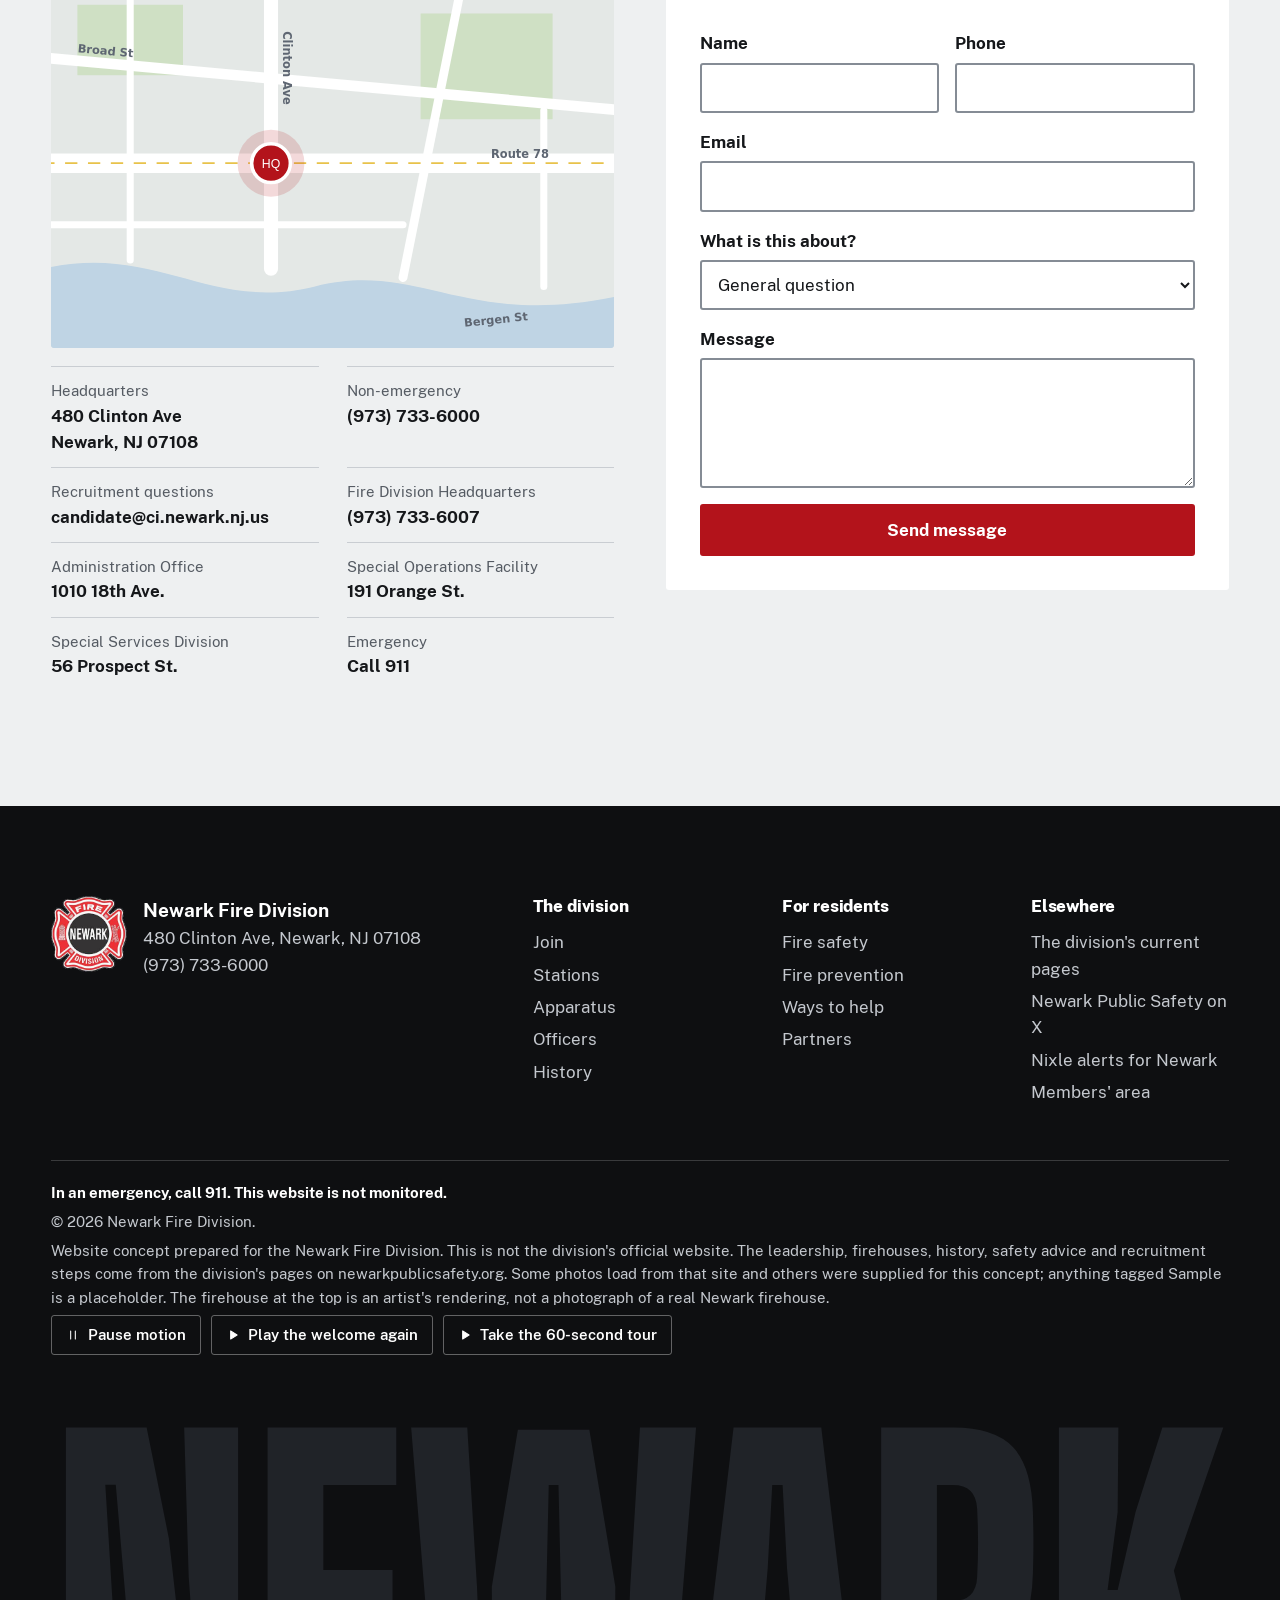
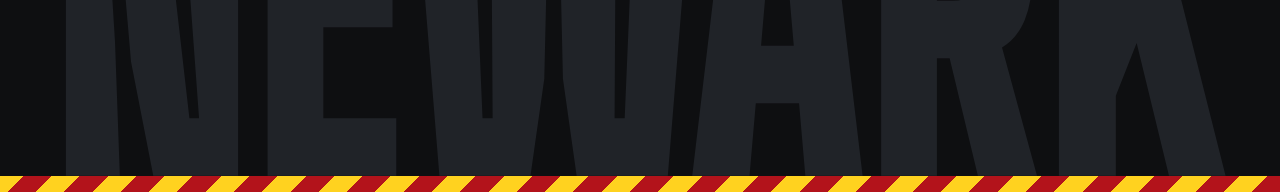
<file: newark-fire/index.html>
<!doctype html>
<html lang="en">
<head>
<meta charset="utf-8">
<meta name="viewport" content="width=device-width, initial-scale=1">
<title>Newark Fire Division (website concept, not the official site)</title>
<meta name="description" content="A website concept prepared for the Newark Fire Division. Not the division's official site.">
<meta name="theme-color" content="#15171A">
<!-- Website concept: keeps search engines out. -->
<meta name="robots" content="noindex, nofollow">
<link rel="icon" href="favicon.ico" sizes="any">
<link rel="apple-touch-icon" href="images/icons/apple-touch-icon.png">
<!--FONTS--><link rel="stylesheet" href="css/fonts.css"><!--/FONTS-->
<!--CSS--><link rel="stylesheet" href="css/site.css"><!--/CSS-->
</head>
<body>
<a class="skip" href="#main">Skip to content</a>
<div id="app"></div>
<noscript><p style="padding:24px;font:18px/1.5 system-ui,sans-serif">In an emergency, call 911. This site needs JavaScript to show the rest of its pages.</p></noscript>
<!--JS-->
<script src="data/site.js"></script>
<script src="js/art.js"></script>
<script src="js/welcome.js"></script>
<script src="js/plus.js"></script>
<script src="js/site.js"></script>
<!--/JS-->
</body>
</html>
</file>
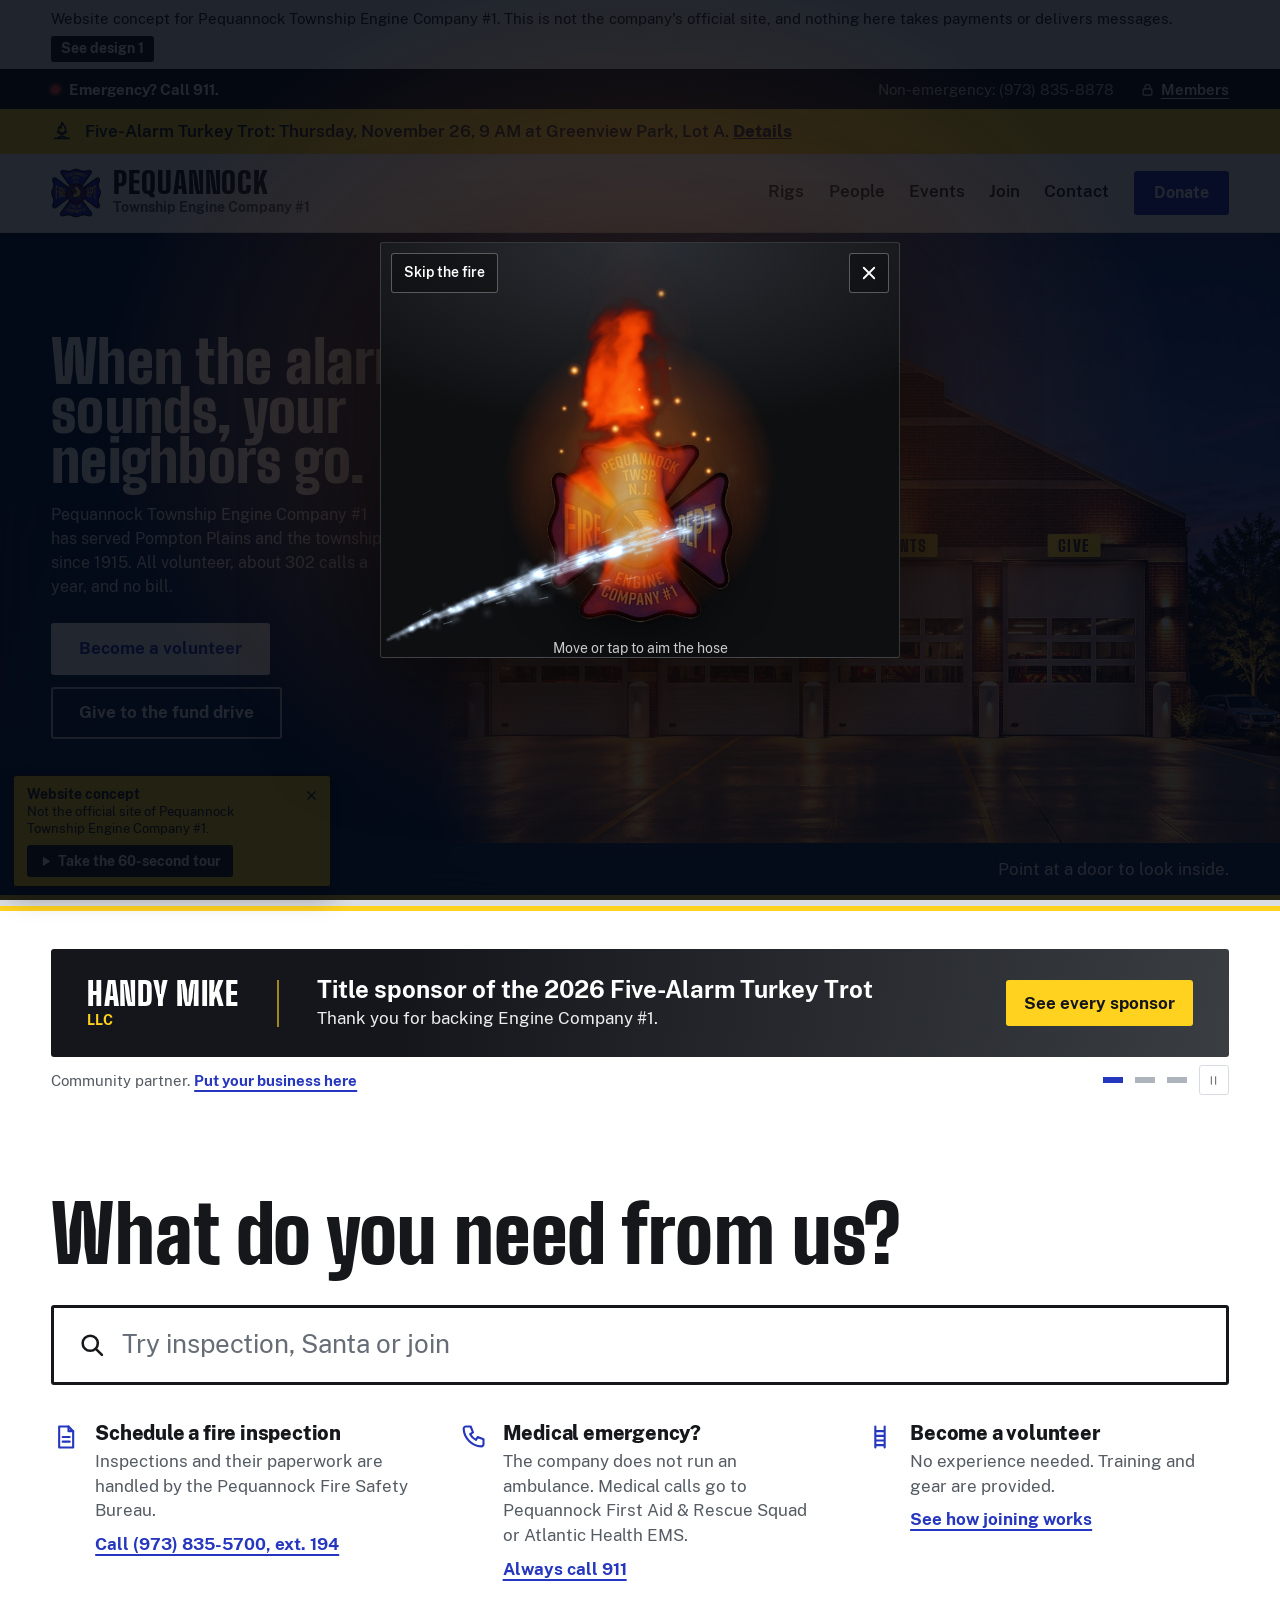
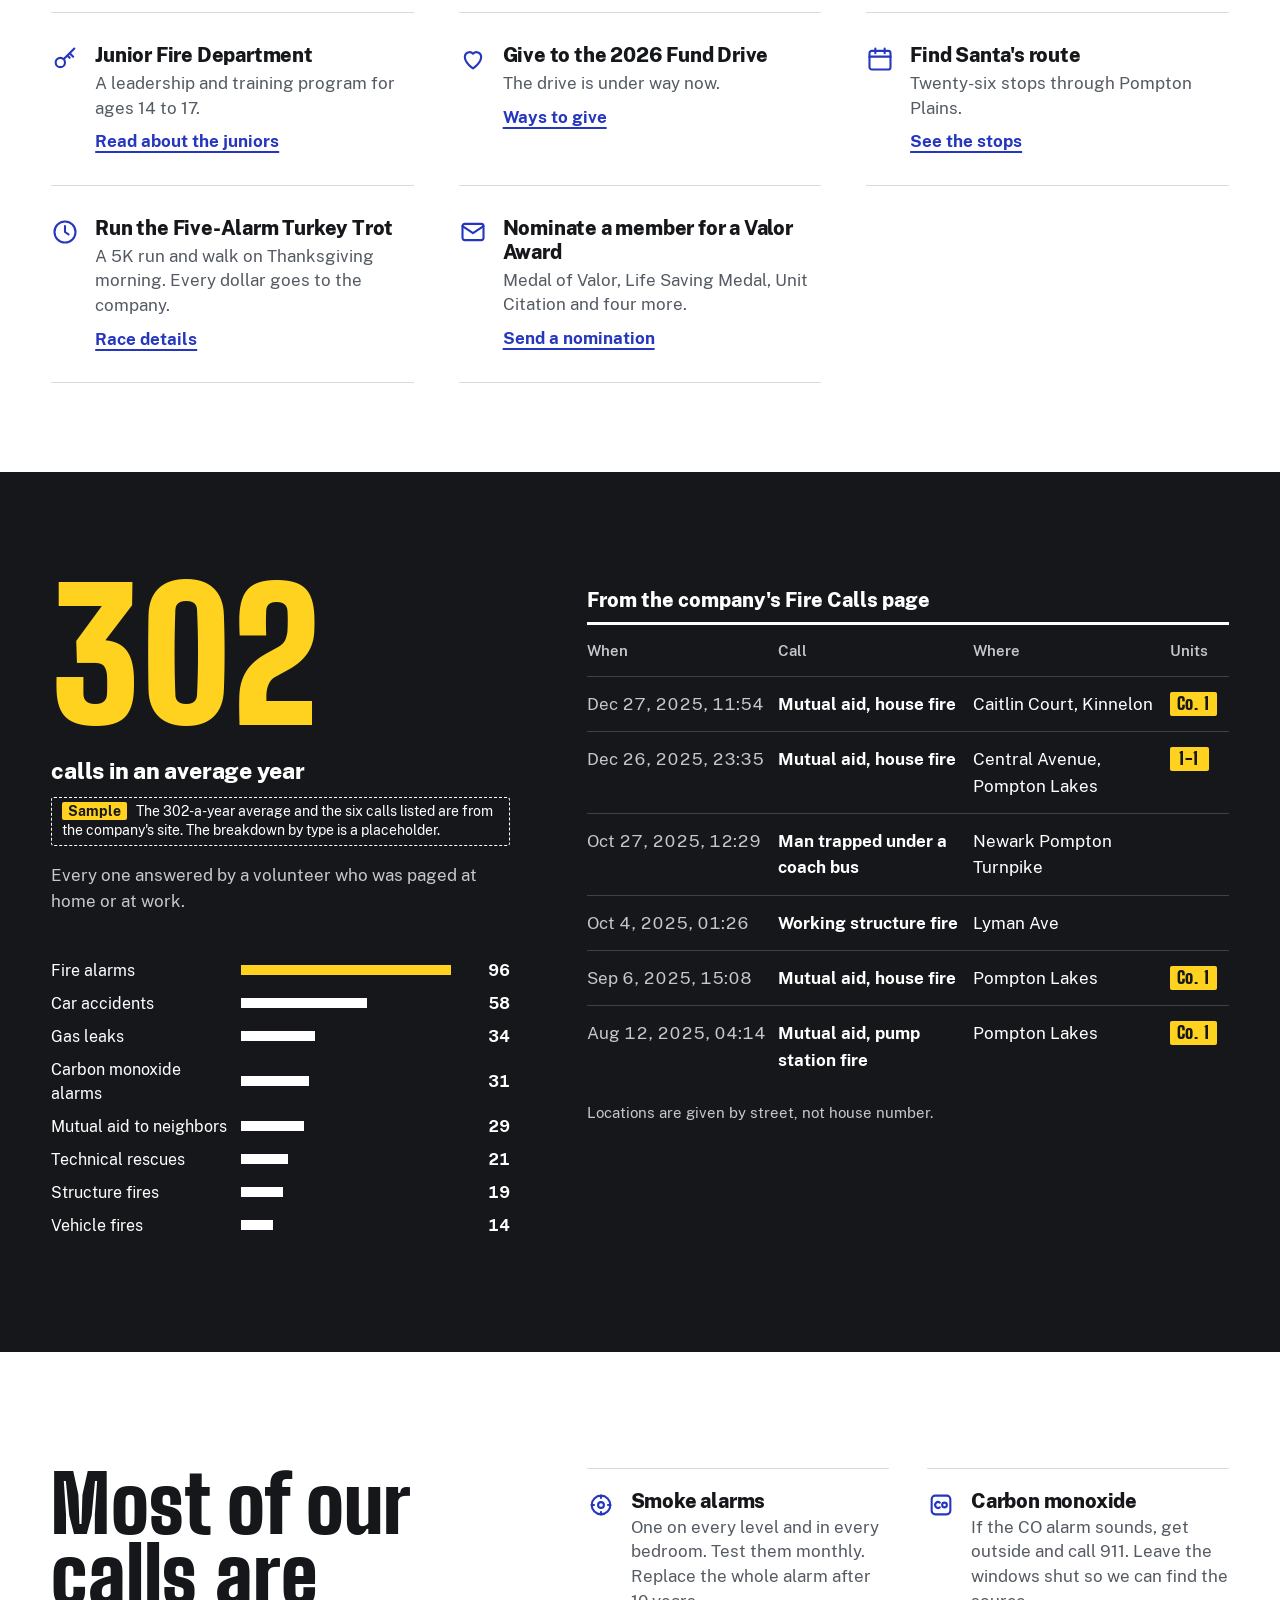
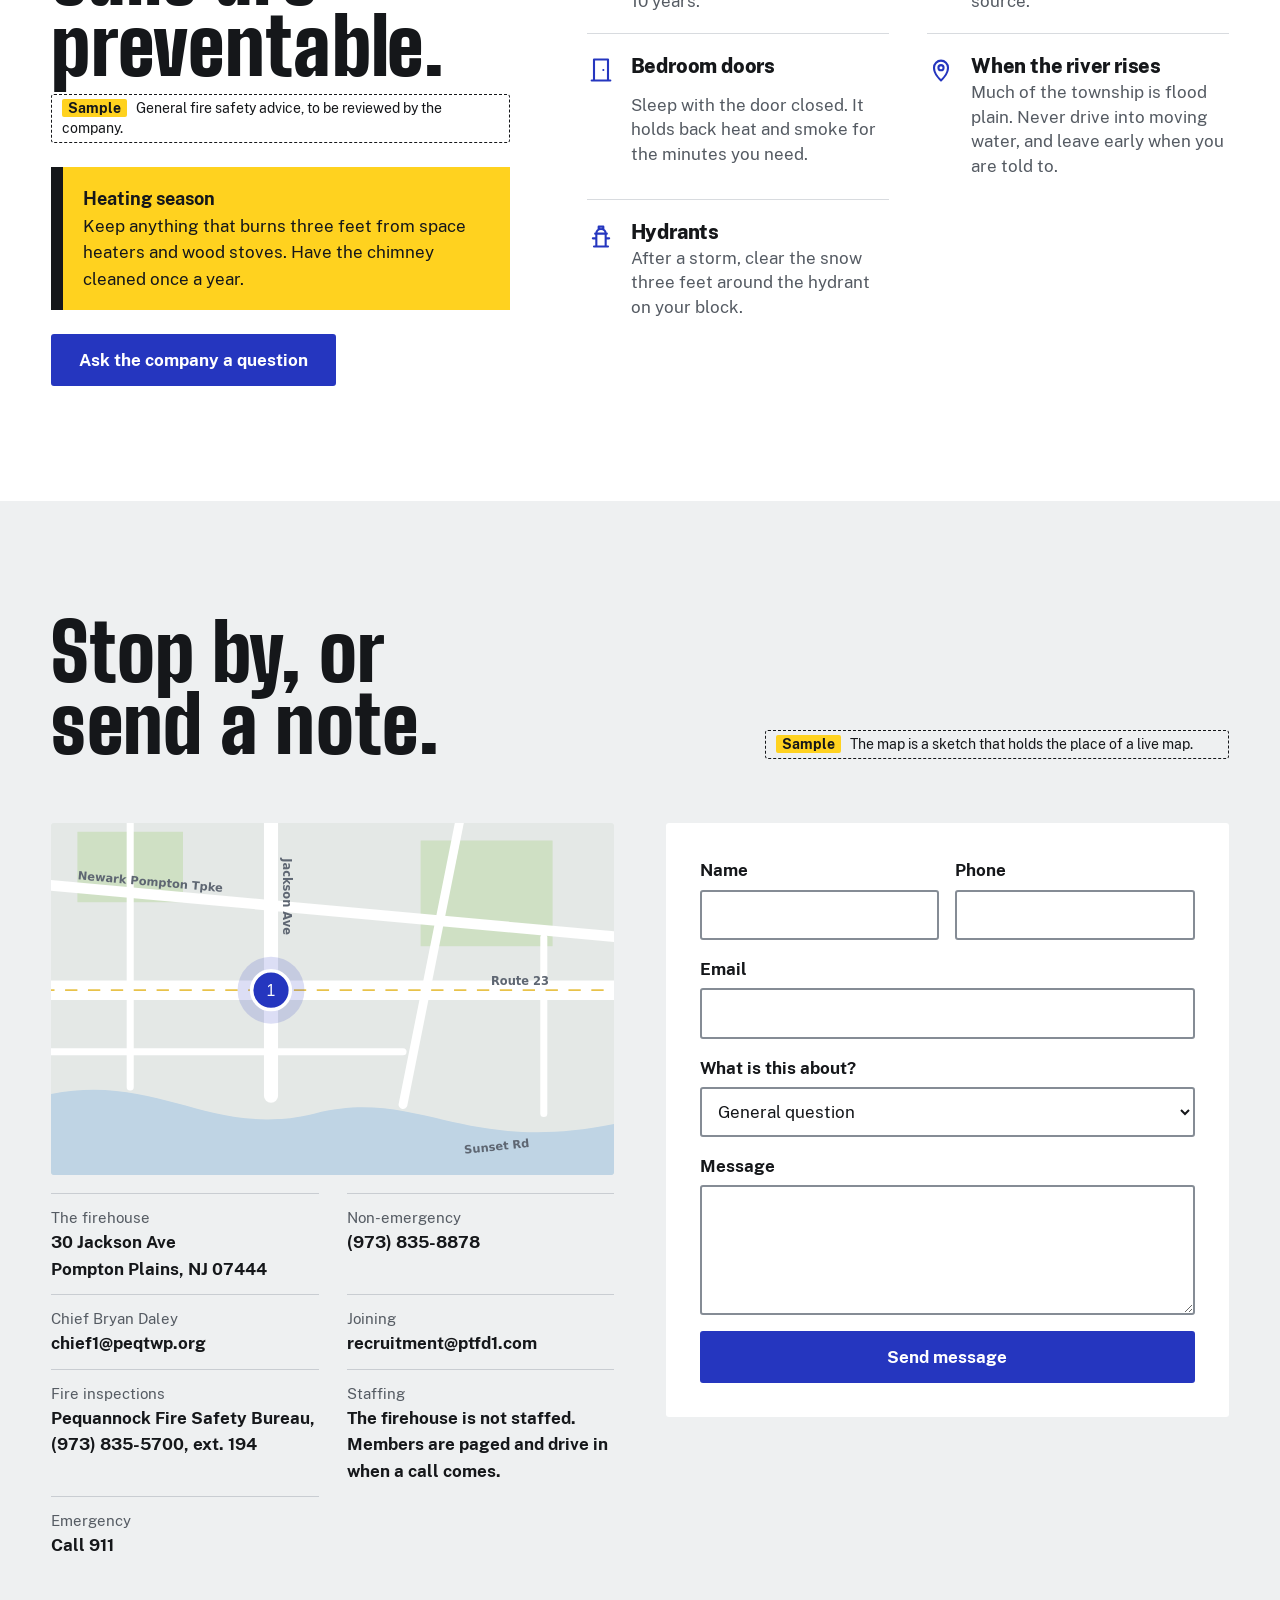
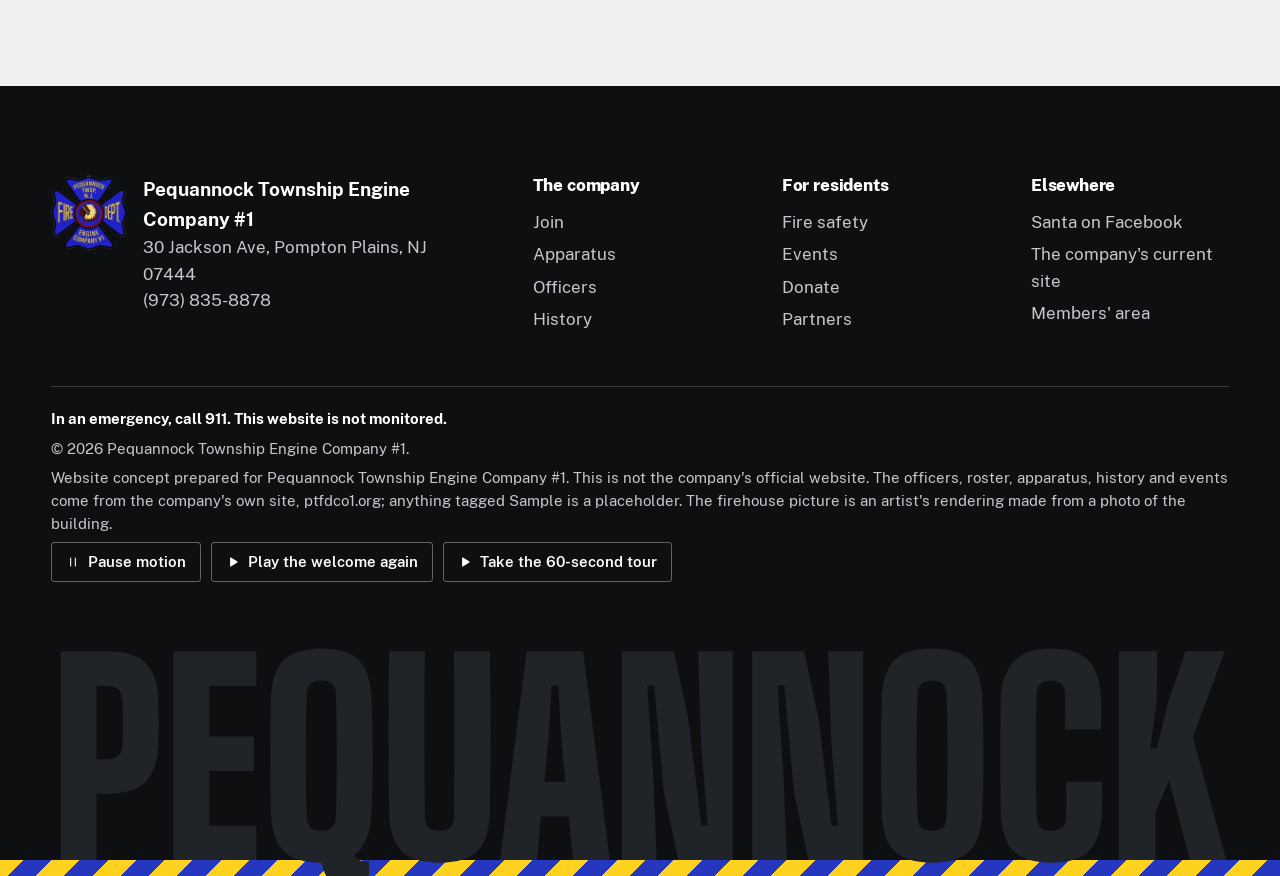
<file: pequannock-engine-1/index.html>
<!doctype html>
<html lang="en">
<head>
<meta charset="utf-8">
<meta name="viewport" content="width=device-width, initial-scale=1">
<title>Pequannock Township Engine Company #1 (website concept, not the official site)</title>
<meta name="description" content="A website concept prepared for Pequannock Township Engine Company #1. Not the company's official site.">
<meta name="theme-color" content="#15171A">
<!-- Website concept: keeps search engines out. -->
<meta name="robots" content="noindex, nofollow">
<link rel="icon" href="favicon.ico" sizes="any">
<link rel="apple-touch-icon" href="images/icons/apple-touch-icon.png">
<!--FONTS--><link rel="stylesheet" href="css/fonts.css"><!--/FONTS-->
<!--CSS--><link rel="stylesheet" href="css/site.css"><!--/CSS-->
</head>
<body>
<a class="skip" href="#main">Skip to content</a>
<div id="app"></div>
<noscript><p style="padding:24px;font:18px/1.5 system-ui,sans-serif">In an emergency, call 911. This site needs JavaScript to show the rest of its pages.</p></noscript>
<!--JS-->
<script src="data/site.js"></script>
<script src="js/art.js"></script>
<script src="js/welcome.js"></script>
<script src="js/plus.js"></script>
<script src="js/site.js"></script>
<!--/JS-->
</body>
</html>
</file>
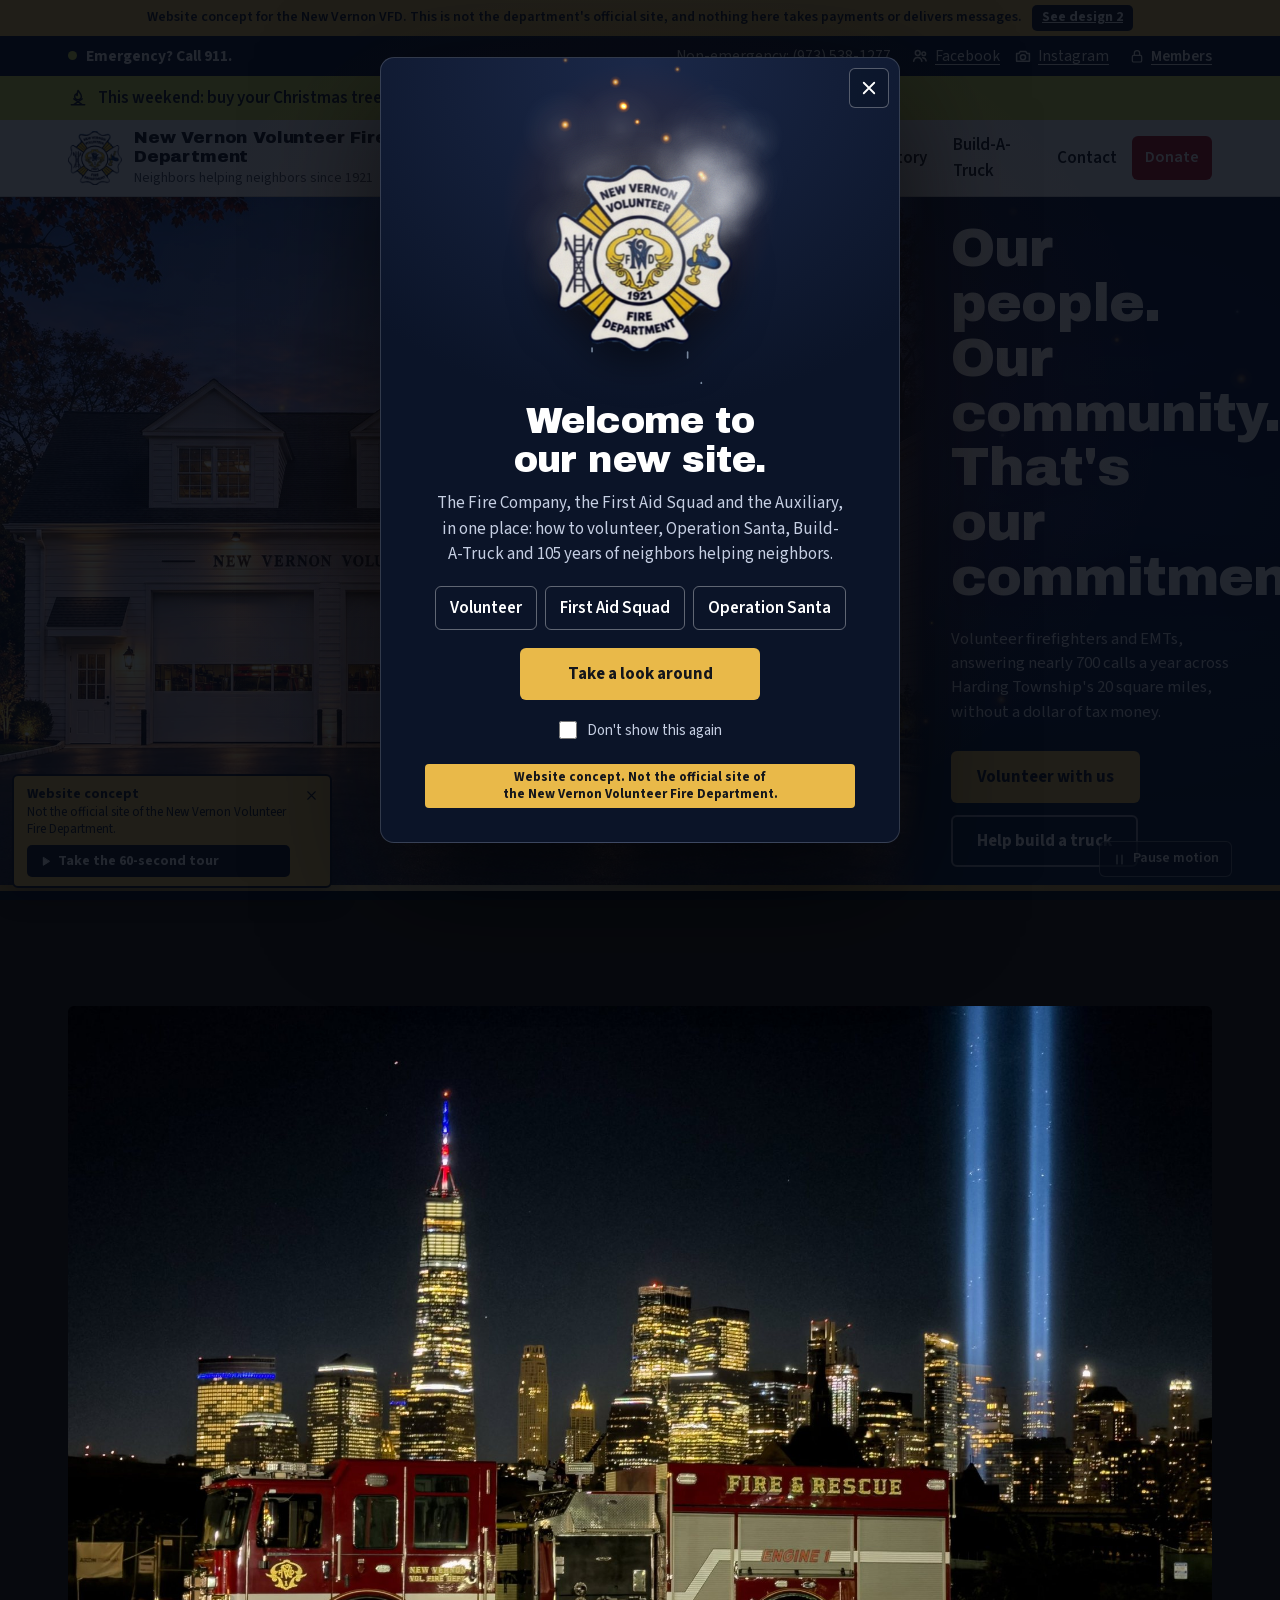
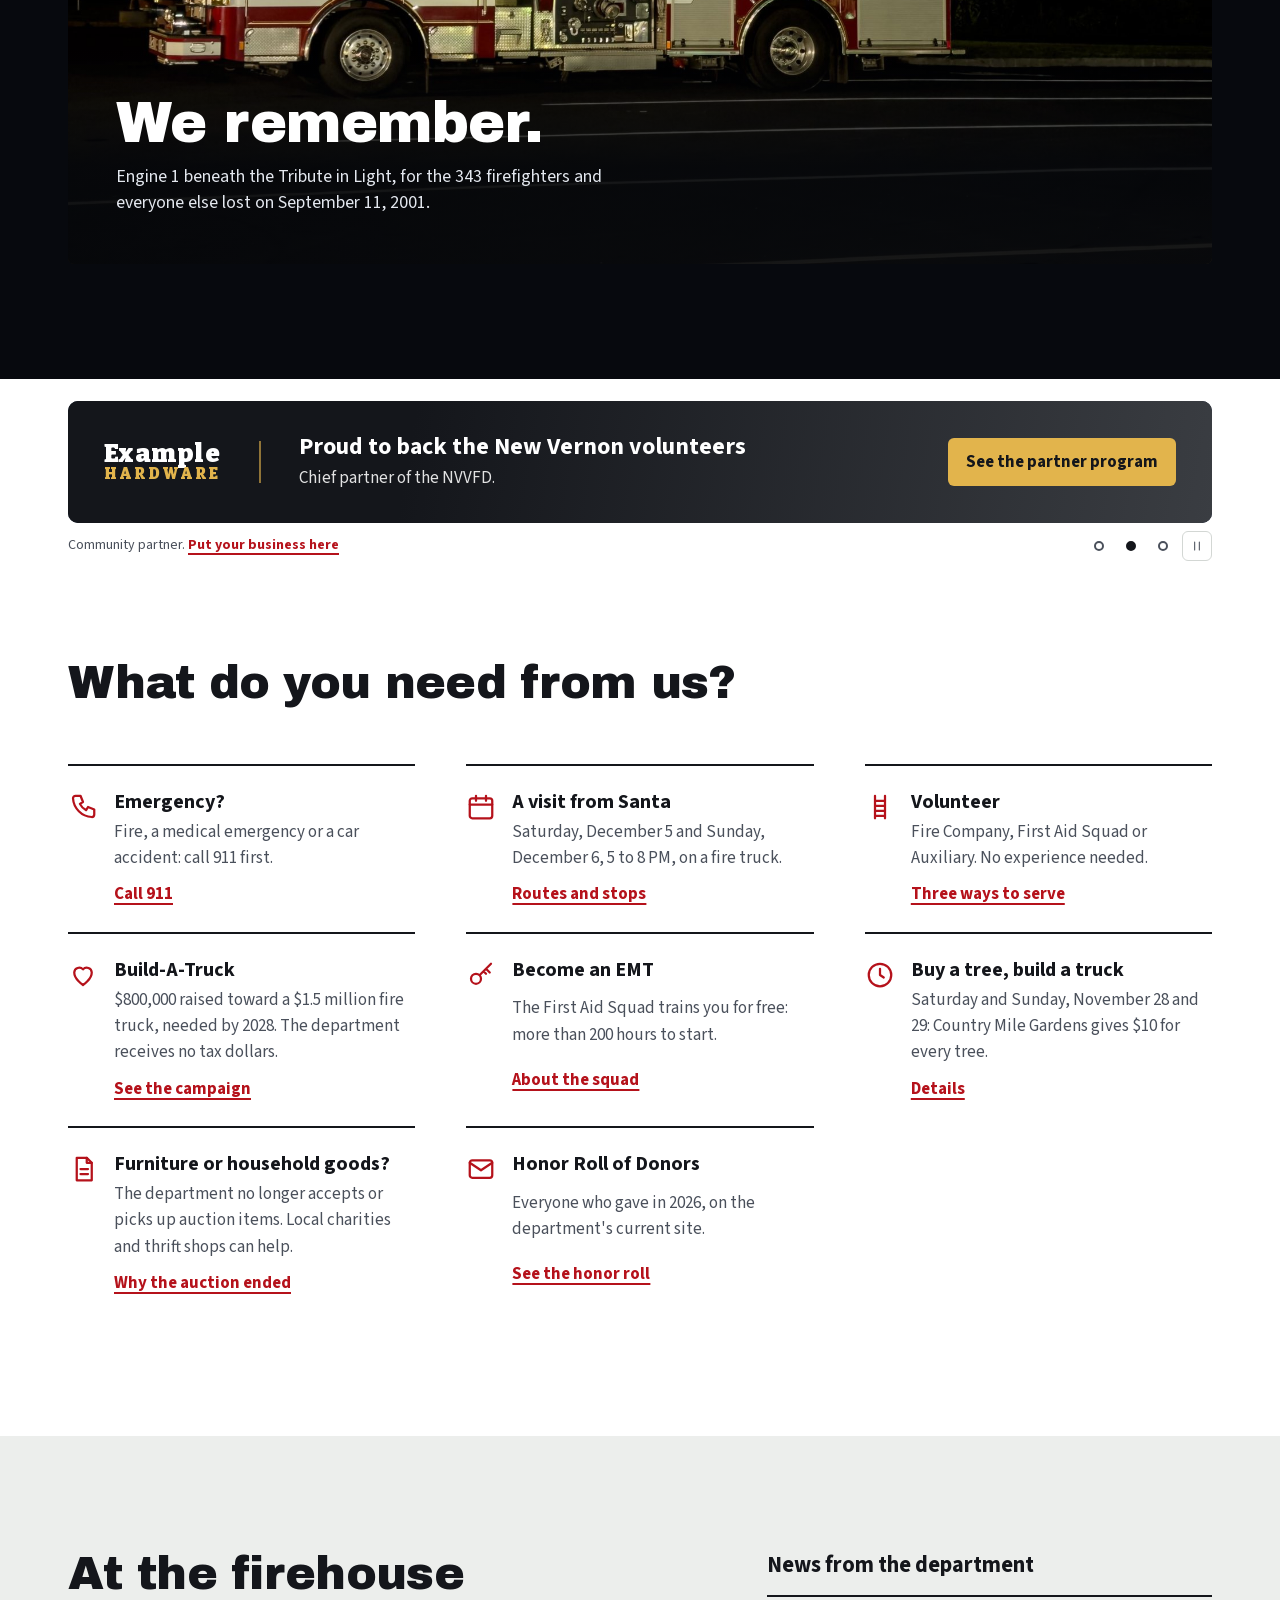
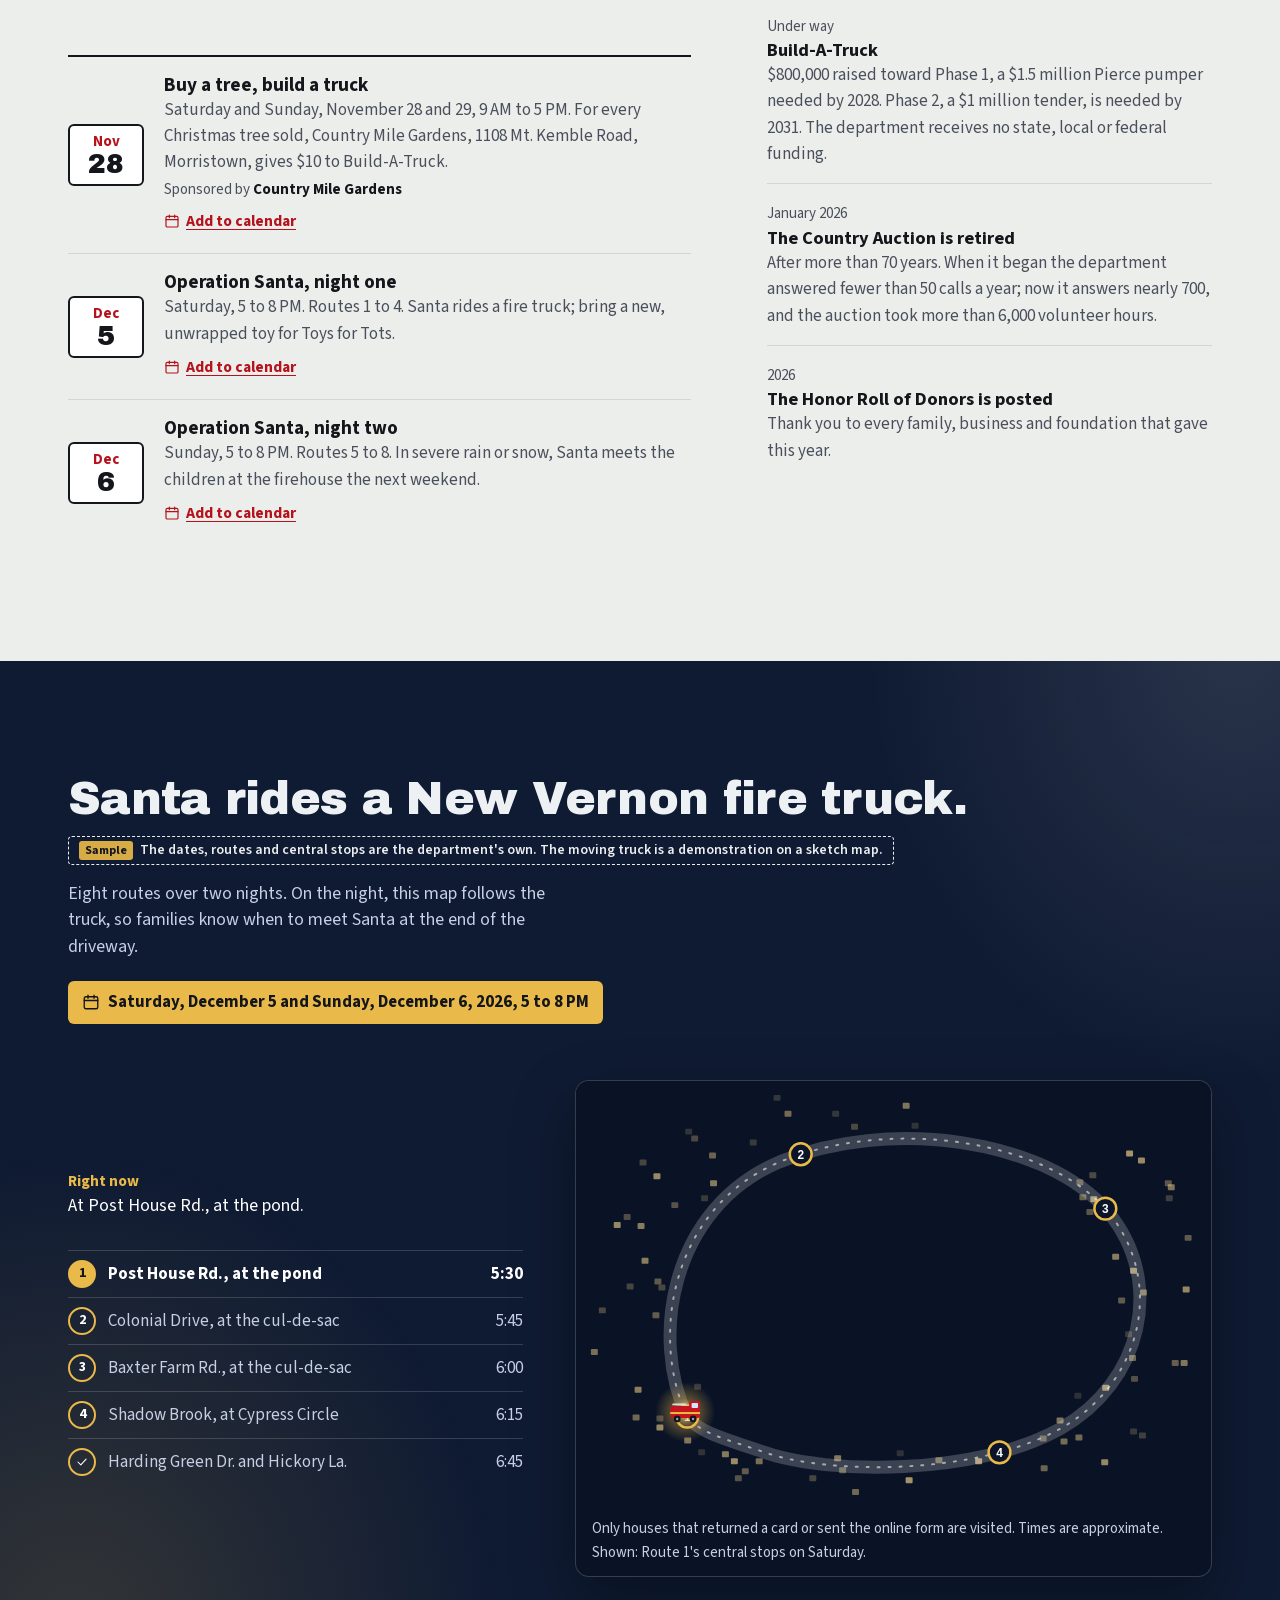
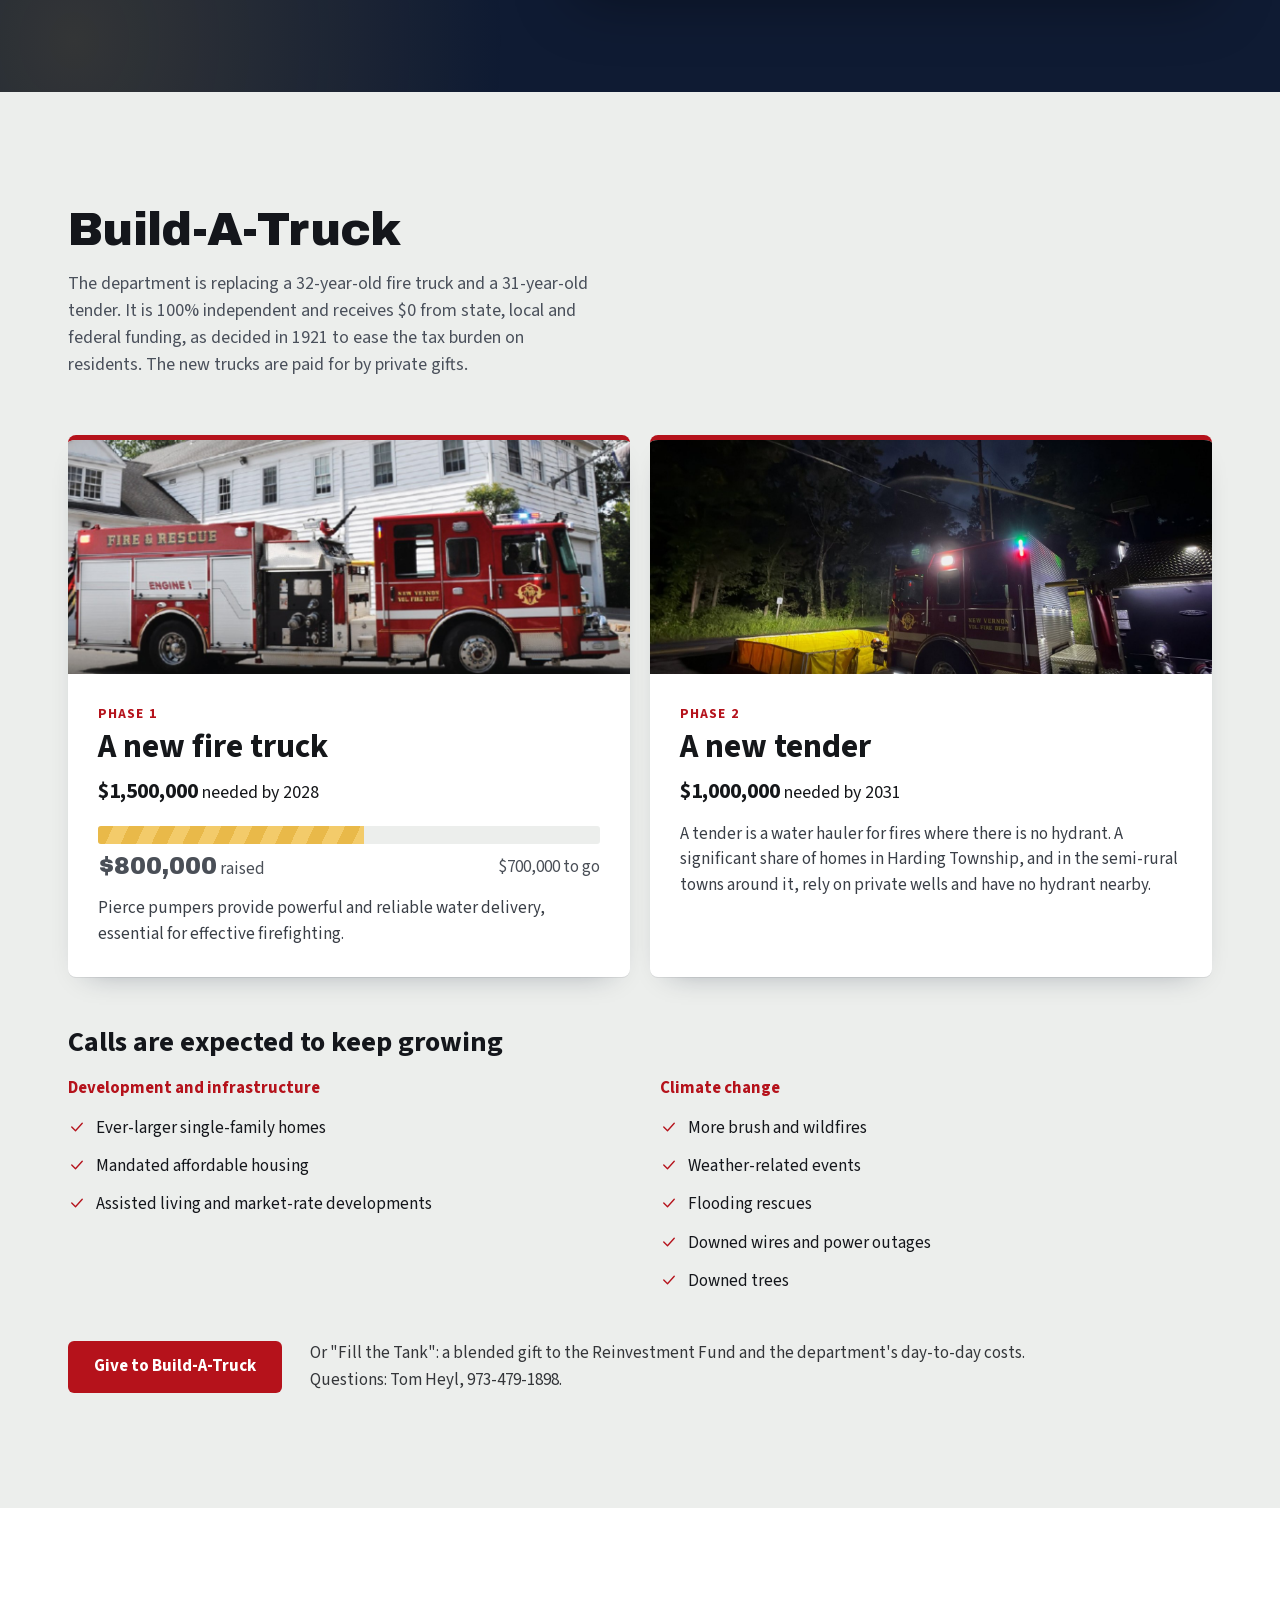
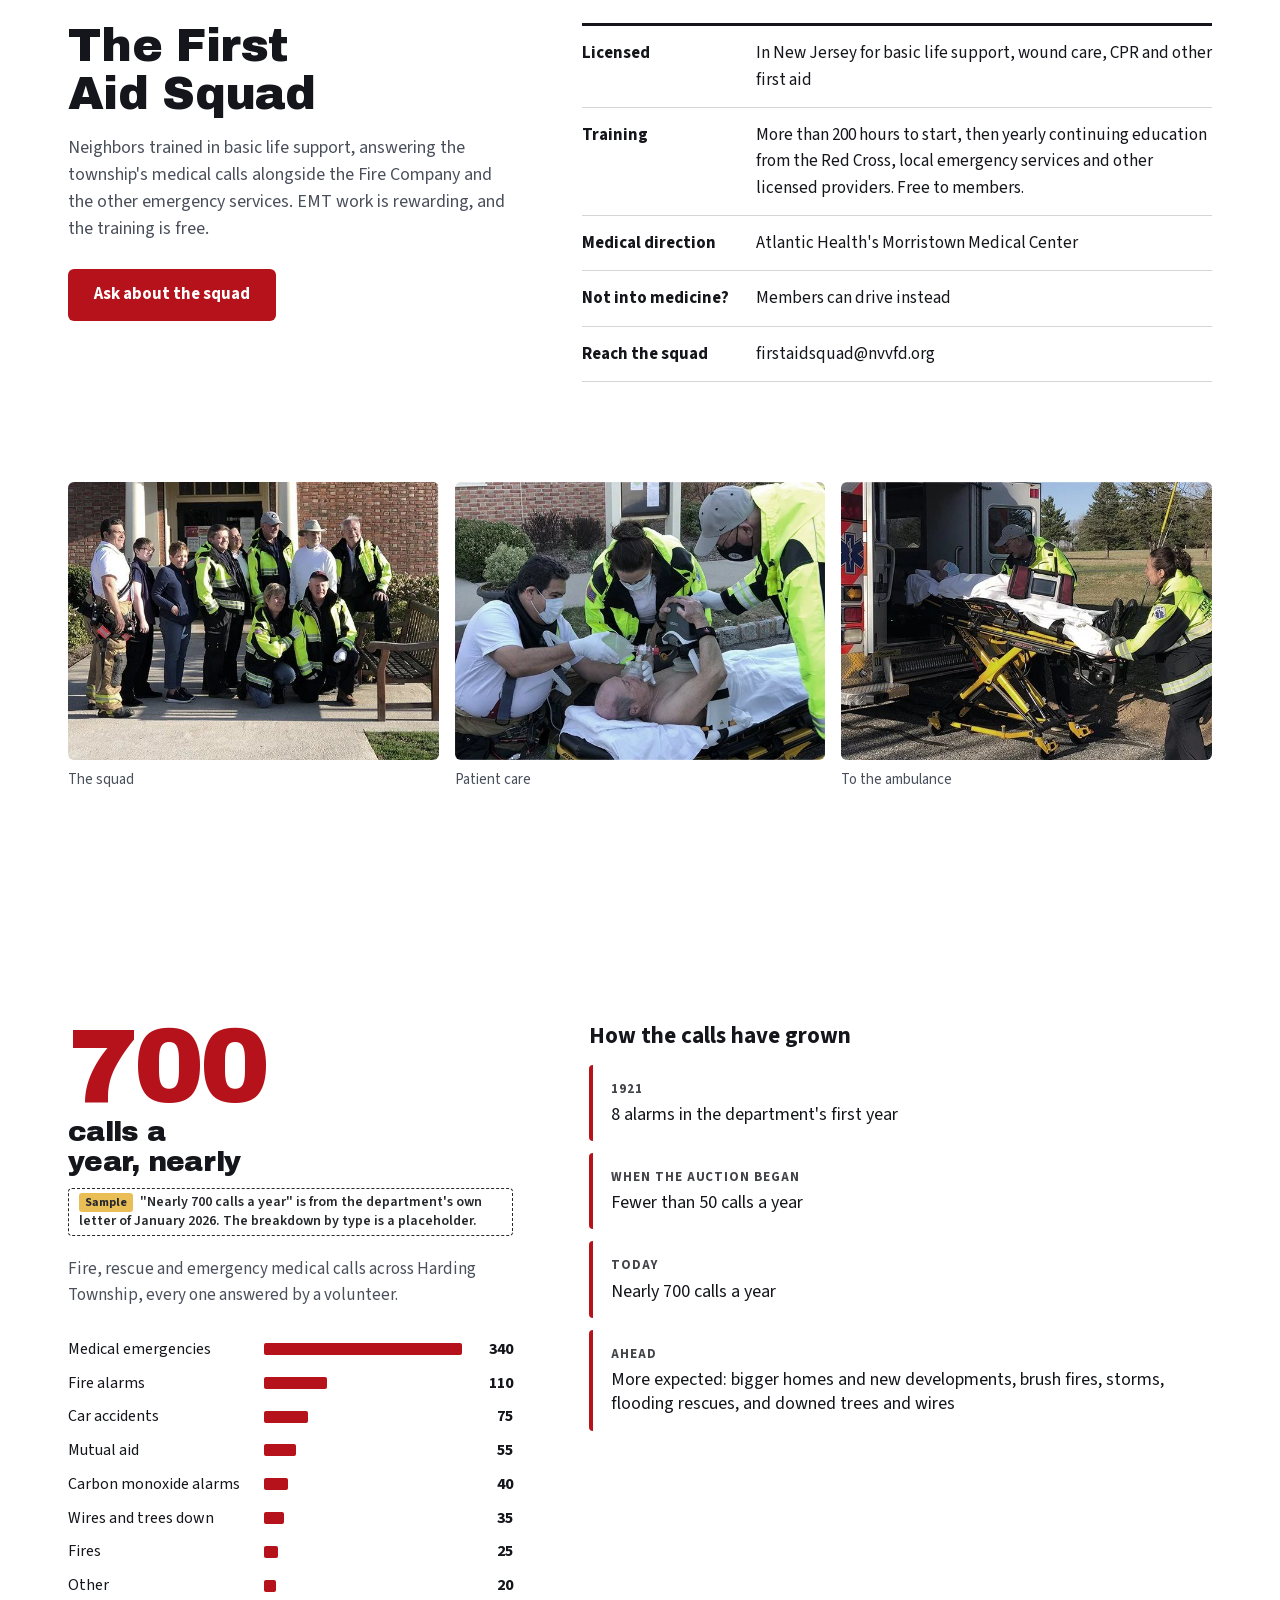
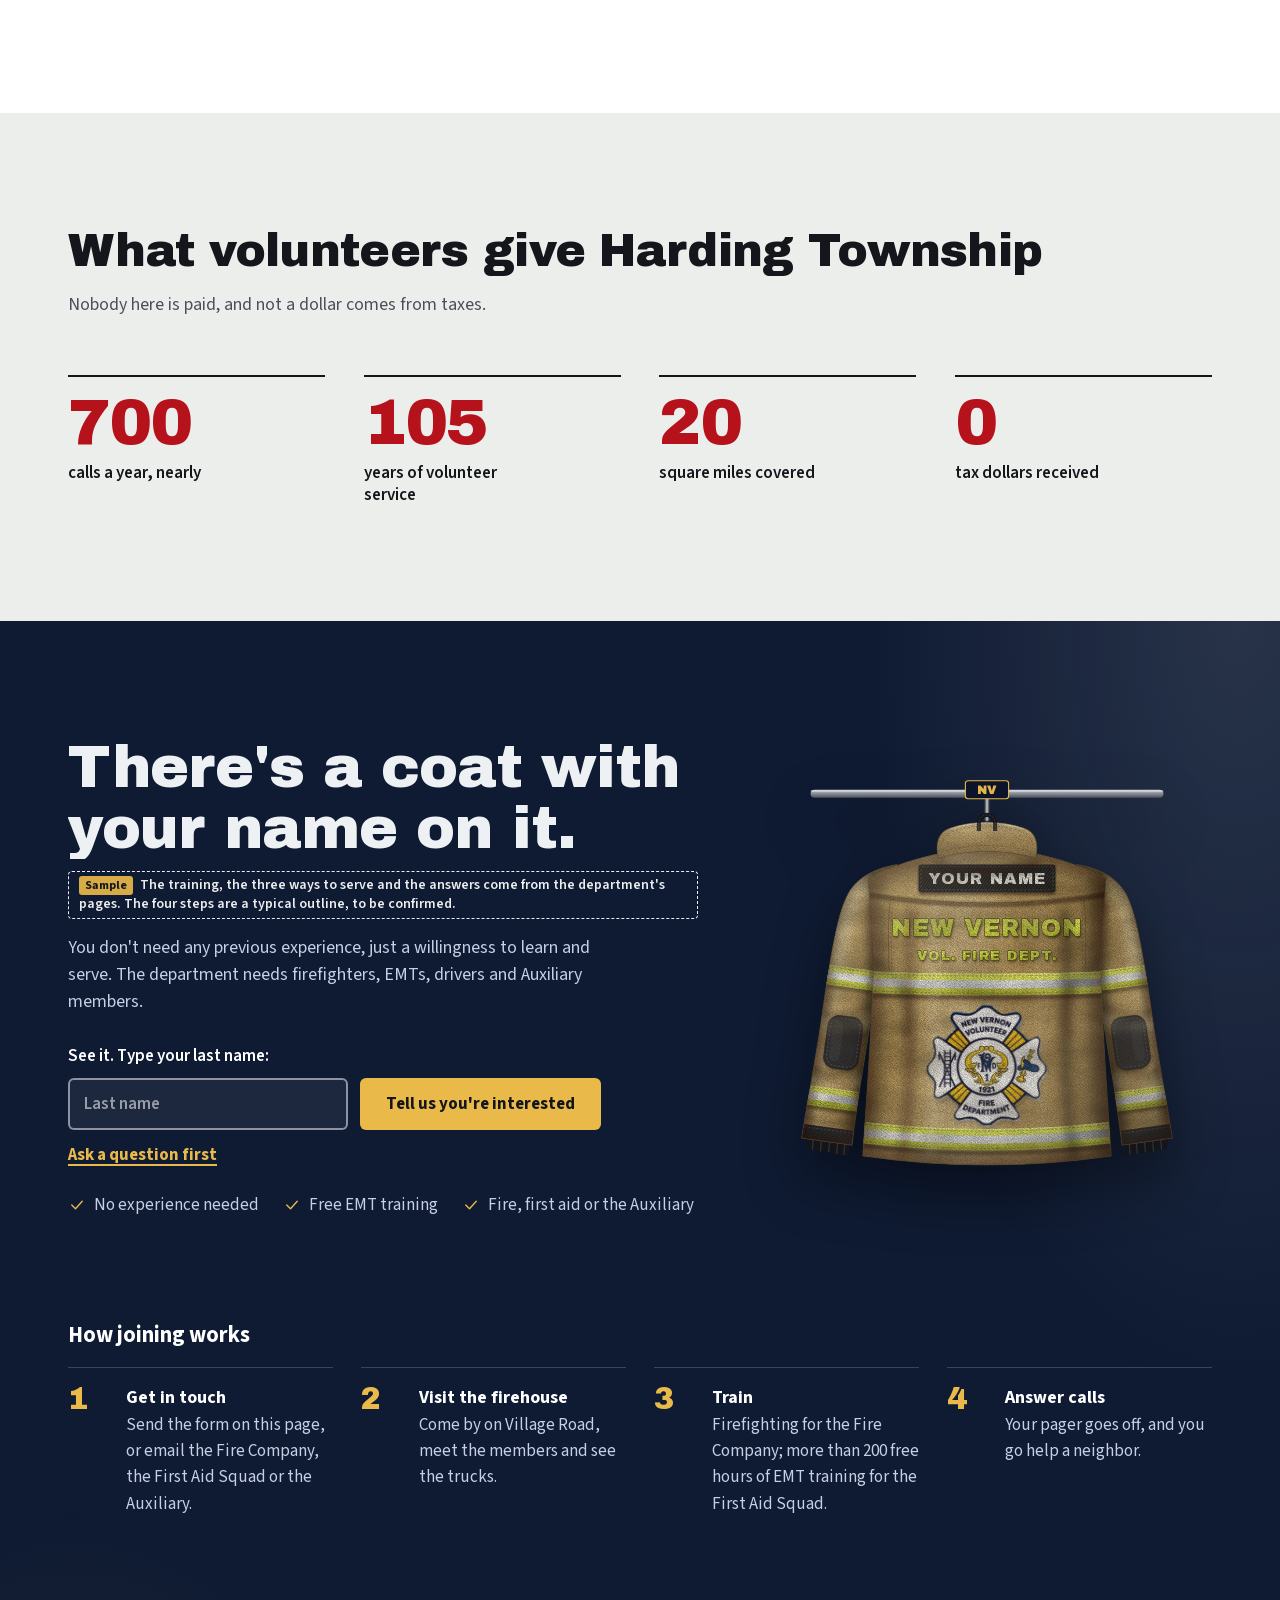
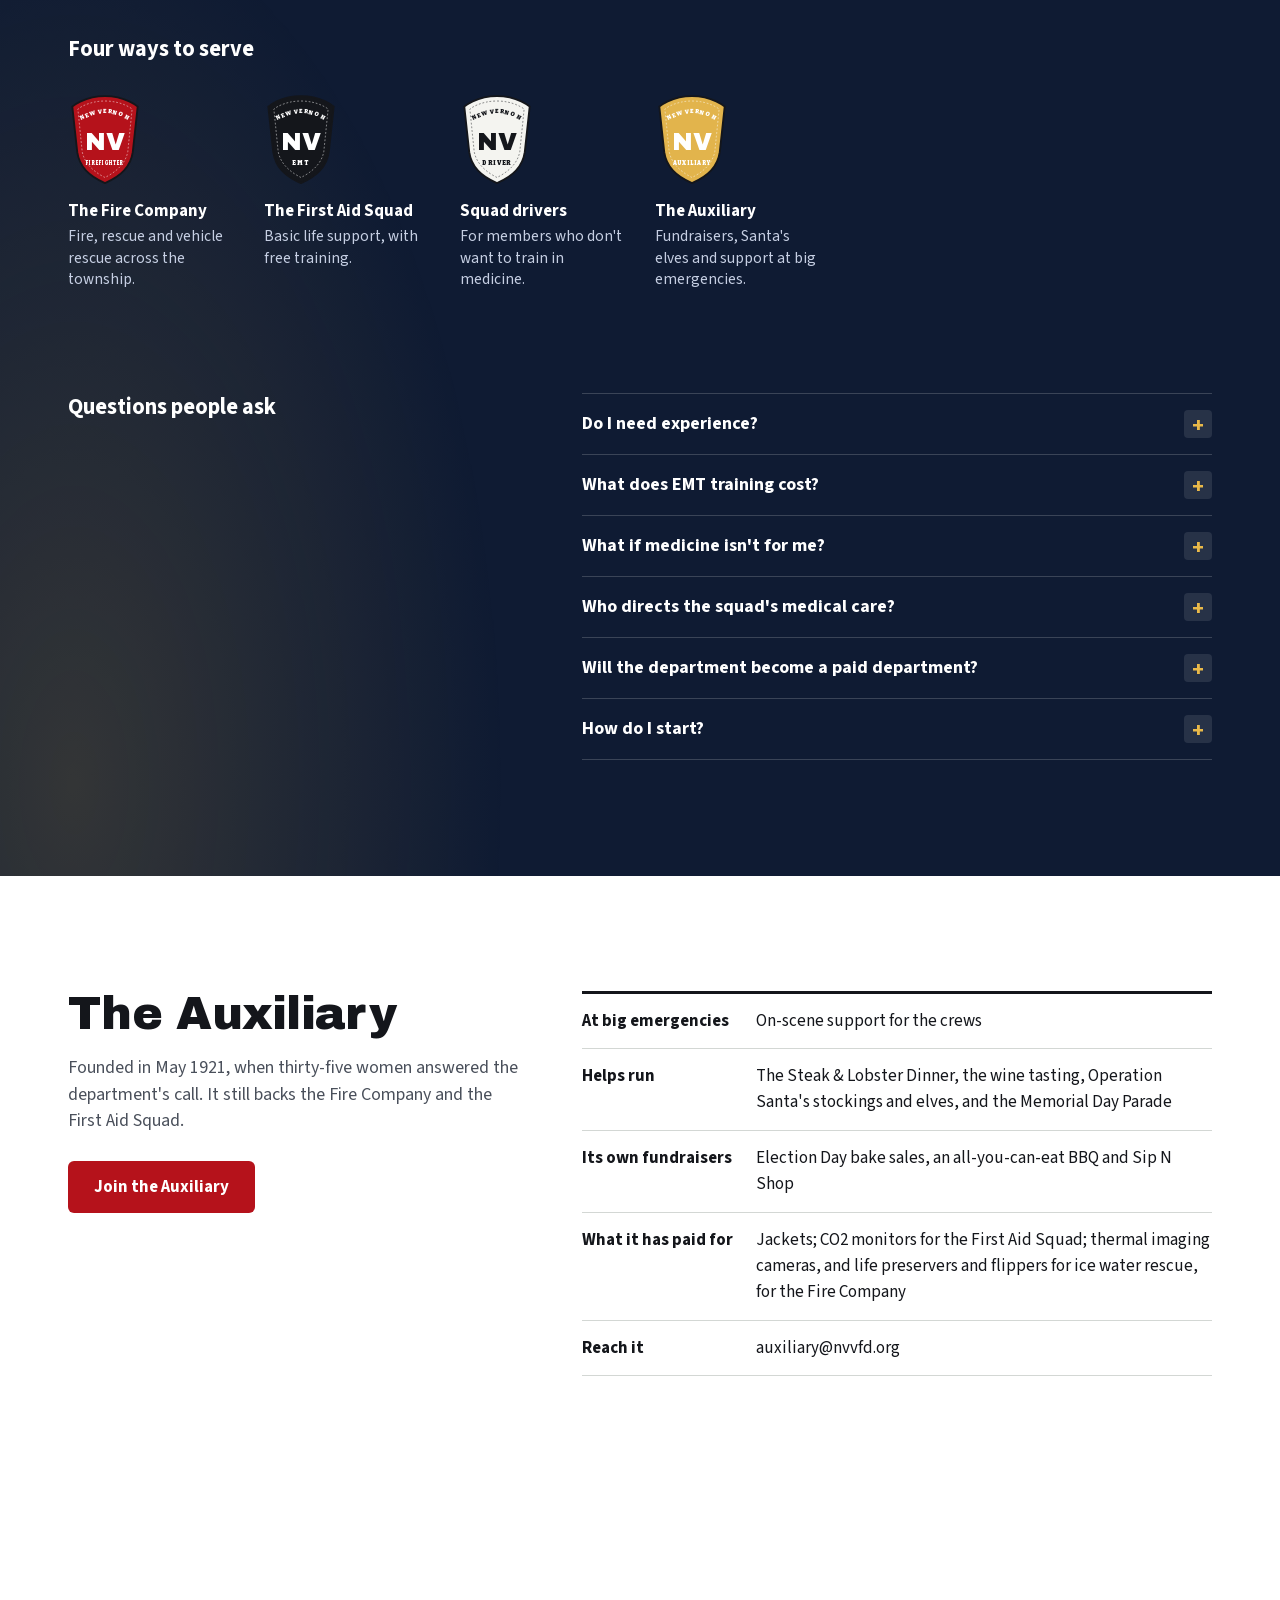
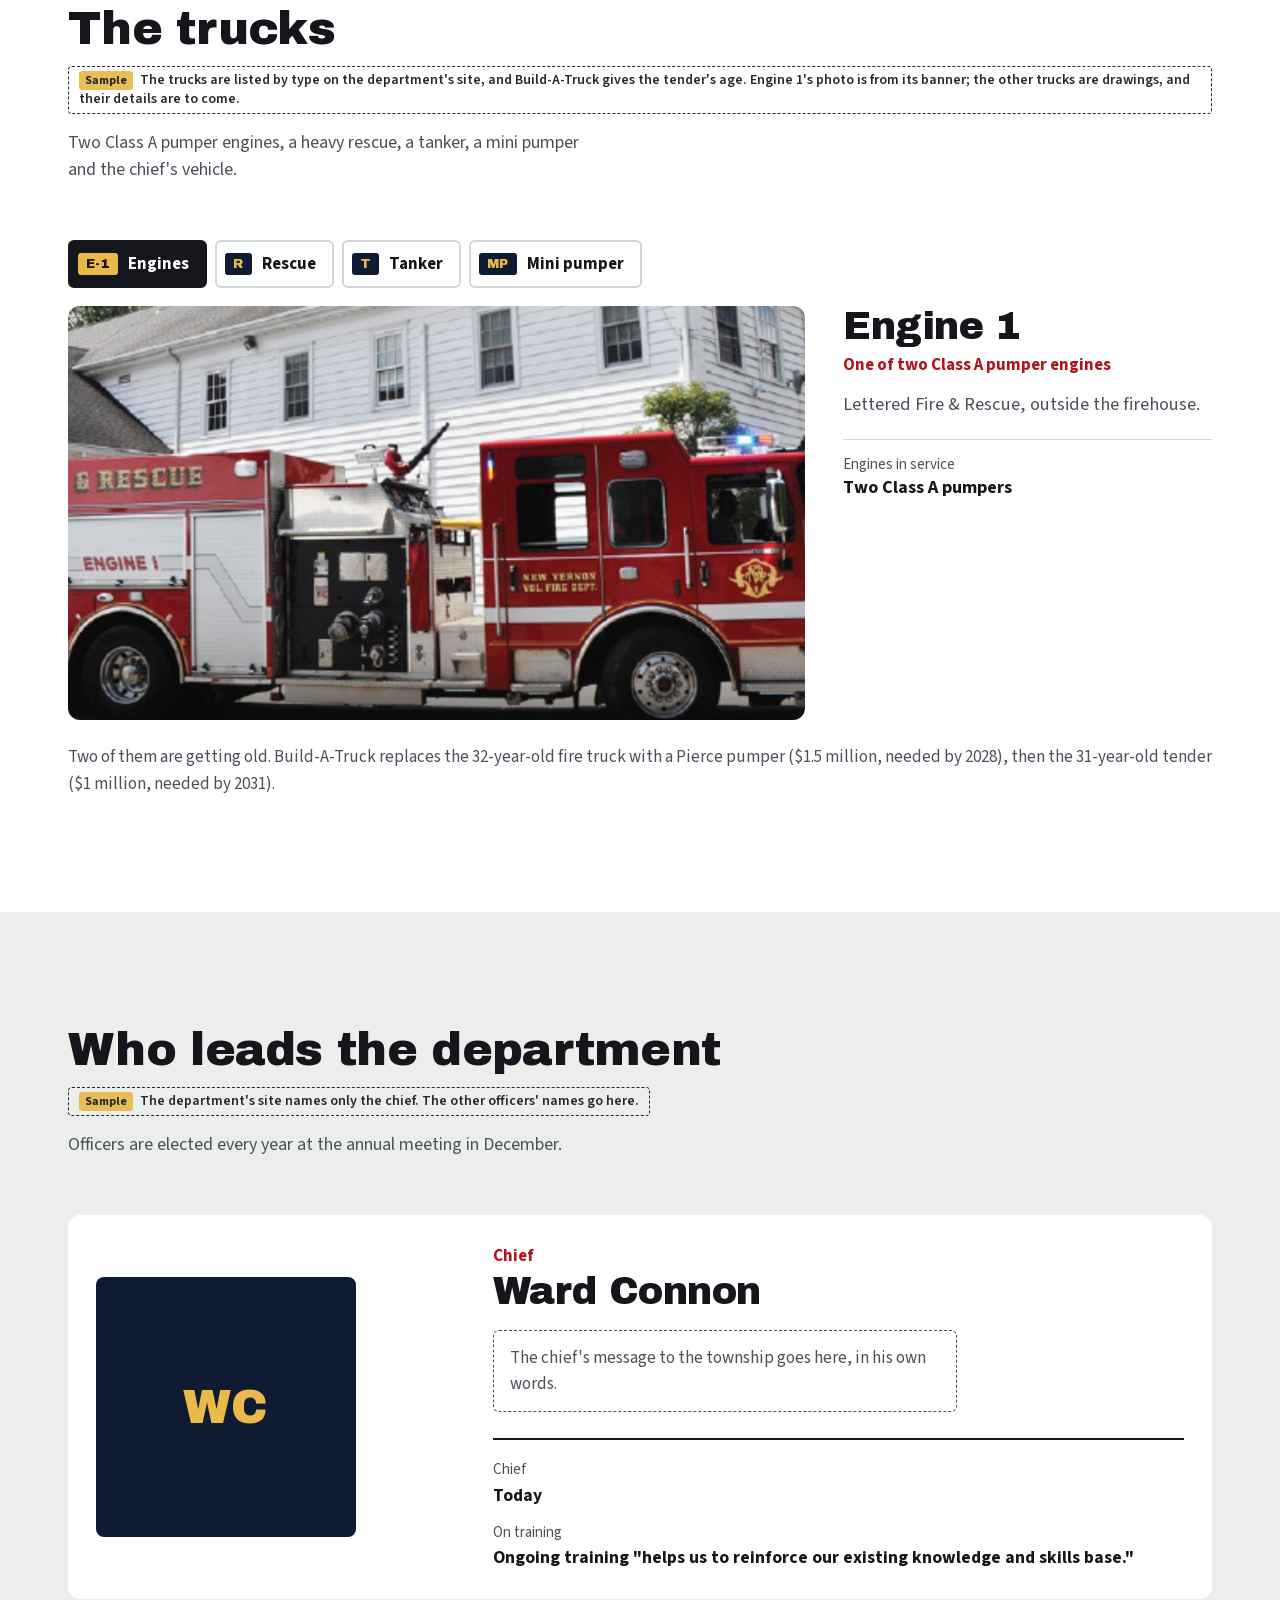
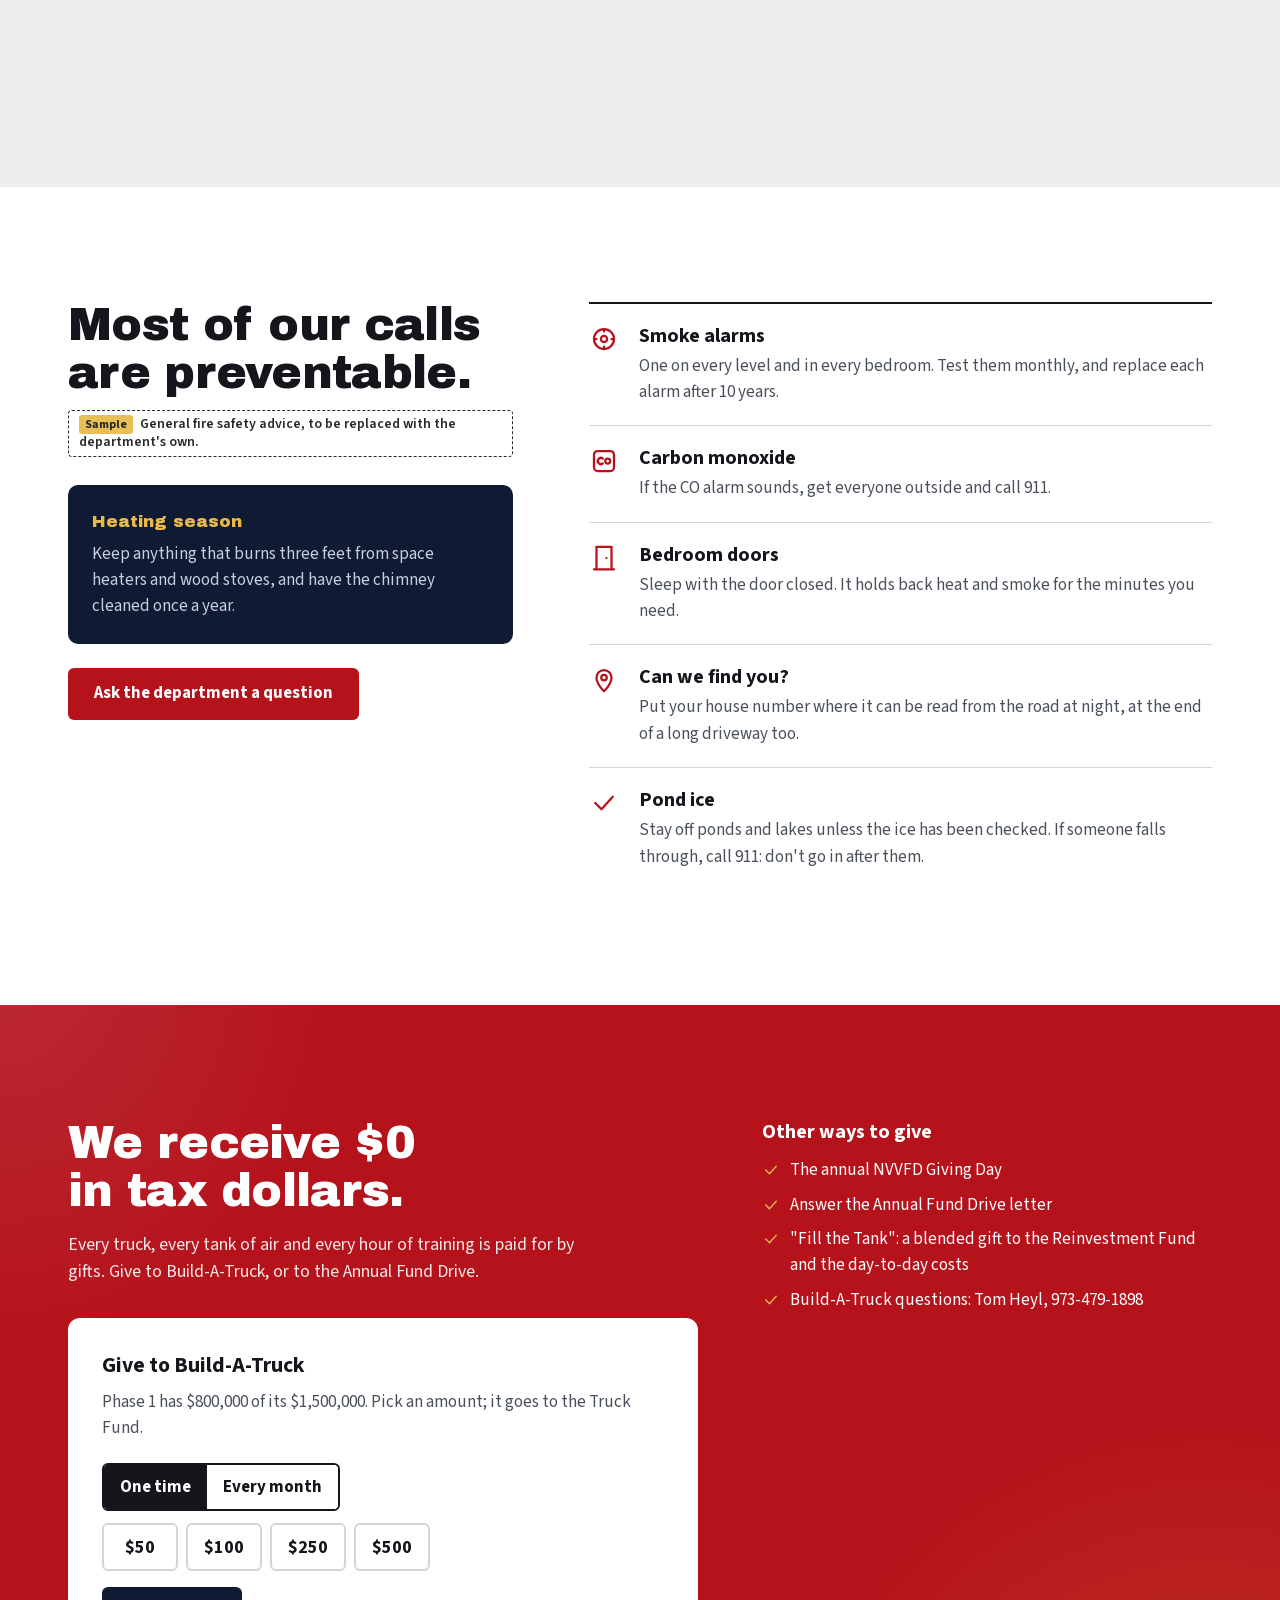
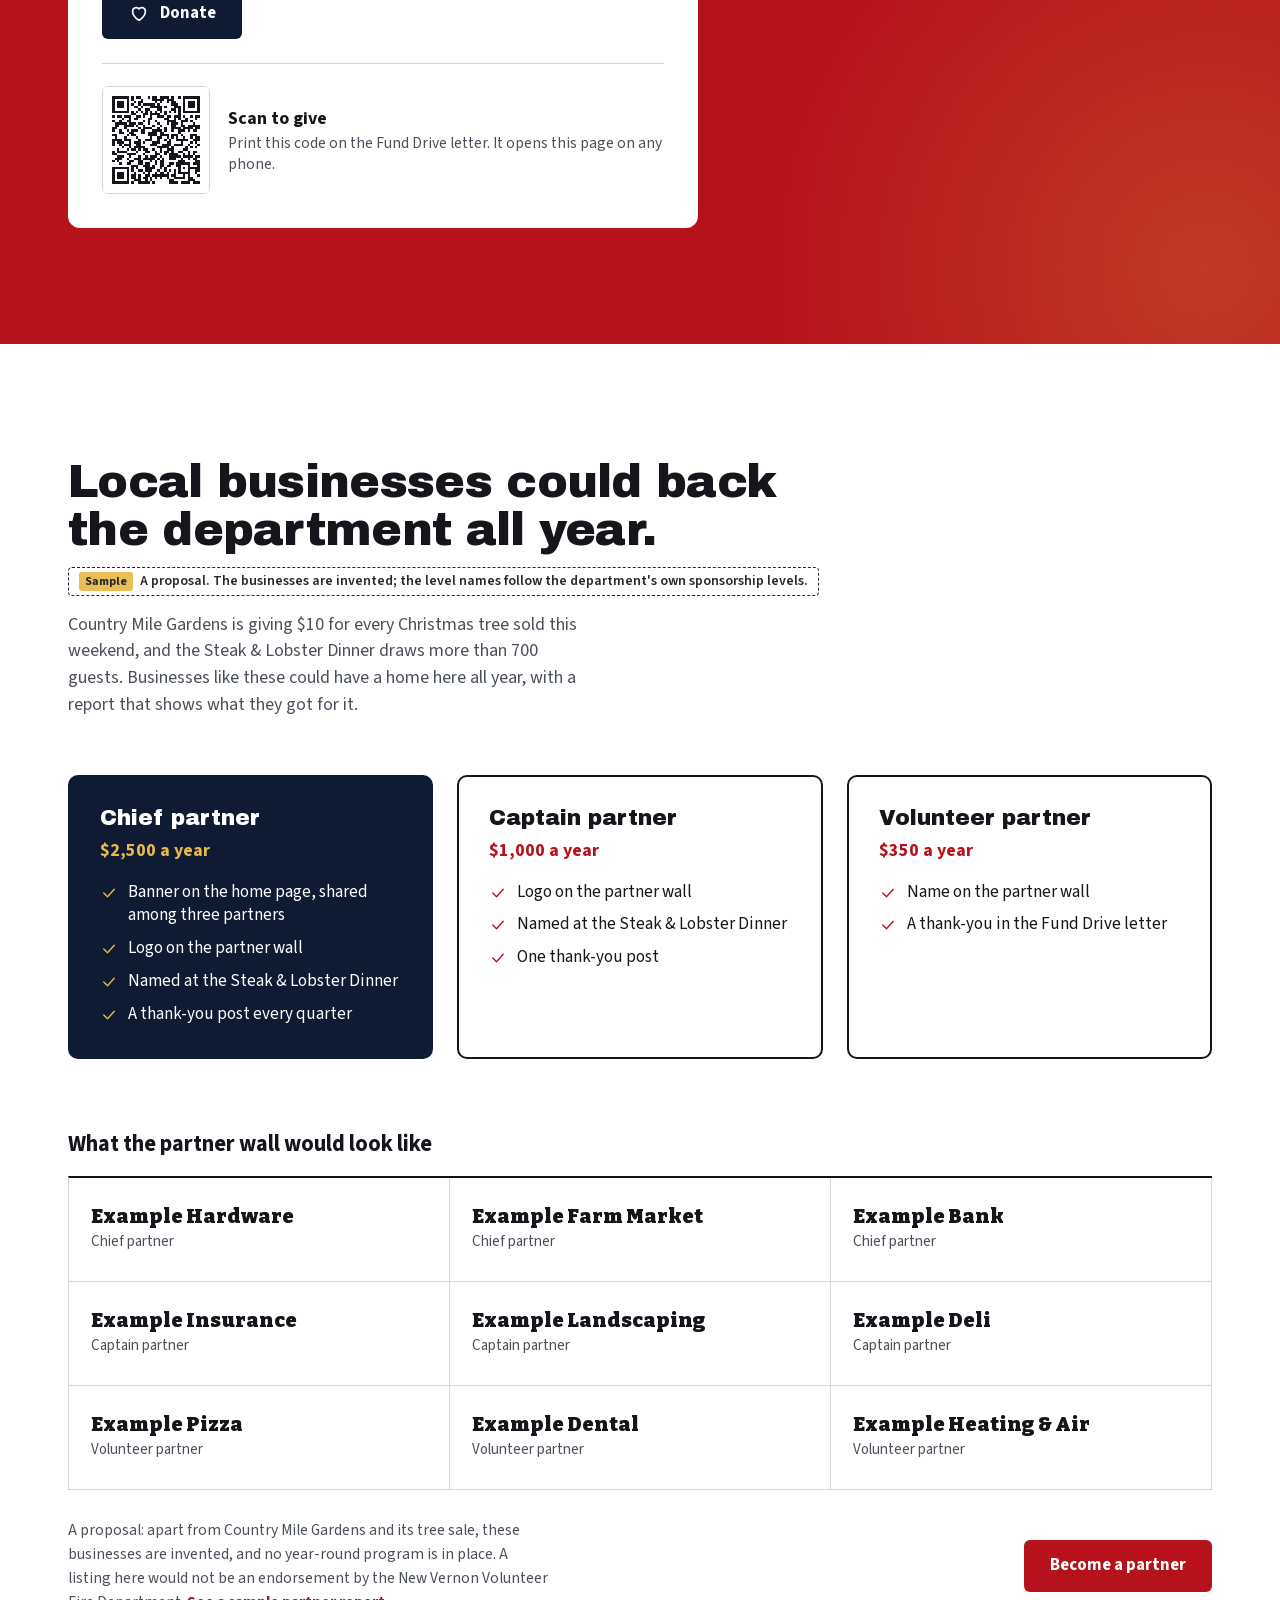
<file: new-vernon-fire/design-1/index.html>
<!doctype html>
<html lang="en">
<head>
<meta charset="utf-8">
<meta name="viewport" content="width=device-width, initial-scale=1">
<title>New Vernon Volunteer Fire Department (website concept, not the official site)</title>
<meta name="description" content="A website concept prepared for the New Vernon Volunteer Fire Department. Not the department's official site.">
<meta name="theme-color" content="#0B1428">
<!-- Website concept: keeps search engines out. -->
<meta name="robots" content="noindex, nofollow">
<link rel="icon" href="favicon.ico" sizes="any">
<link rel="apple-touch-icon" href="images/icons/apple-touch-icon.png">
<!--FONTS--><link rel="stylesheet" href="css/fonts.css"><!--/FONTS-->
<!--CSS--><link rel="stylesheet" href="css/site.css"><!--/CSS-->
</head>
<body>
<a class="skip" href="#main">Skip to content</a>
<div id="app"></div>
<noscript><p style="padding:24px;font:18px/1.5 system-ui,sans-serif">In an emergency, call 911. This site needs JavaScript to show the rest of its pages.</p></noscript>
<!--JS-->
<script src="data/site.js"></script>
<script src="js/art.js"></script>
<script src="js/fx.js"></script>
<script src="js/welcome.js"></script>
<script src="js/plus.js"></script>
<script src="js/site.js"></script>
<!--/JS-->
</body>
</html>
</file>
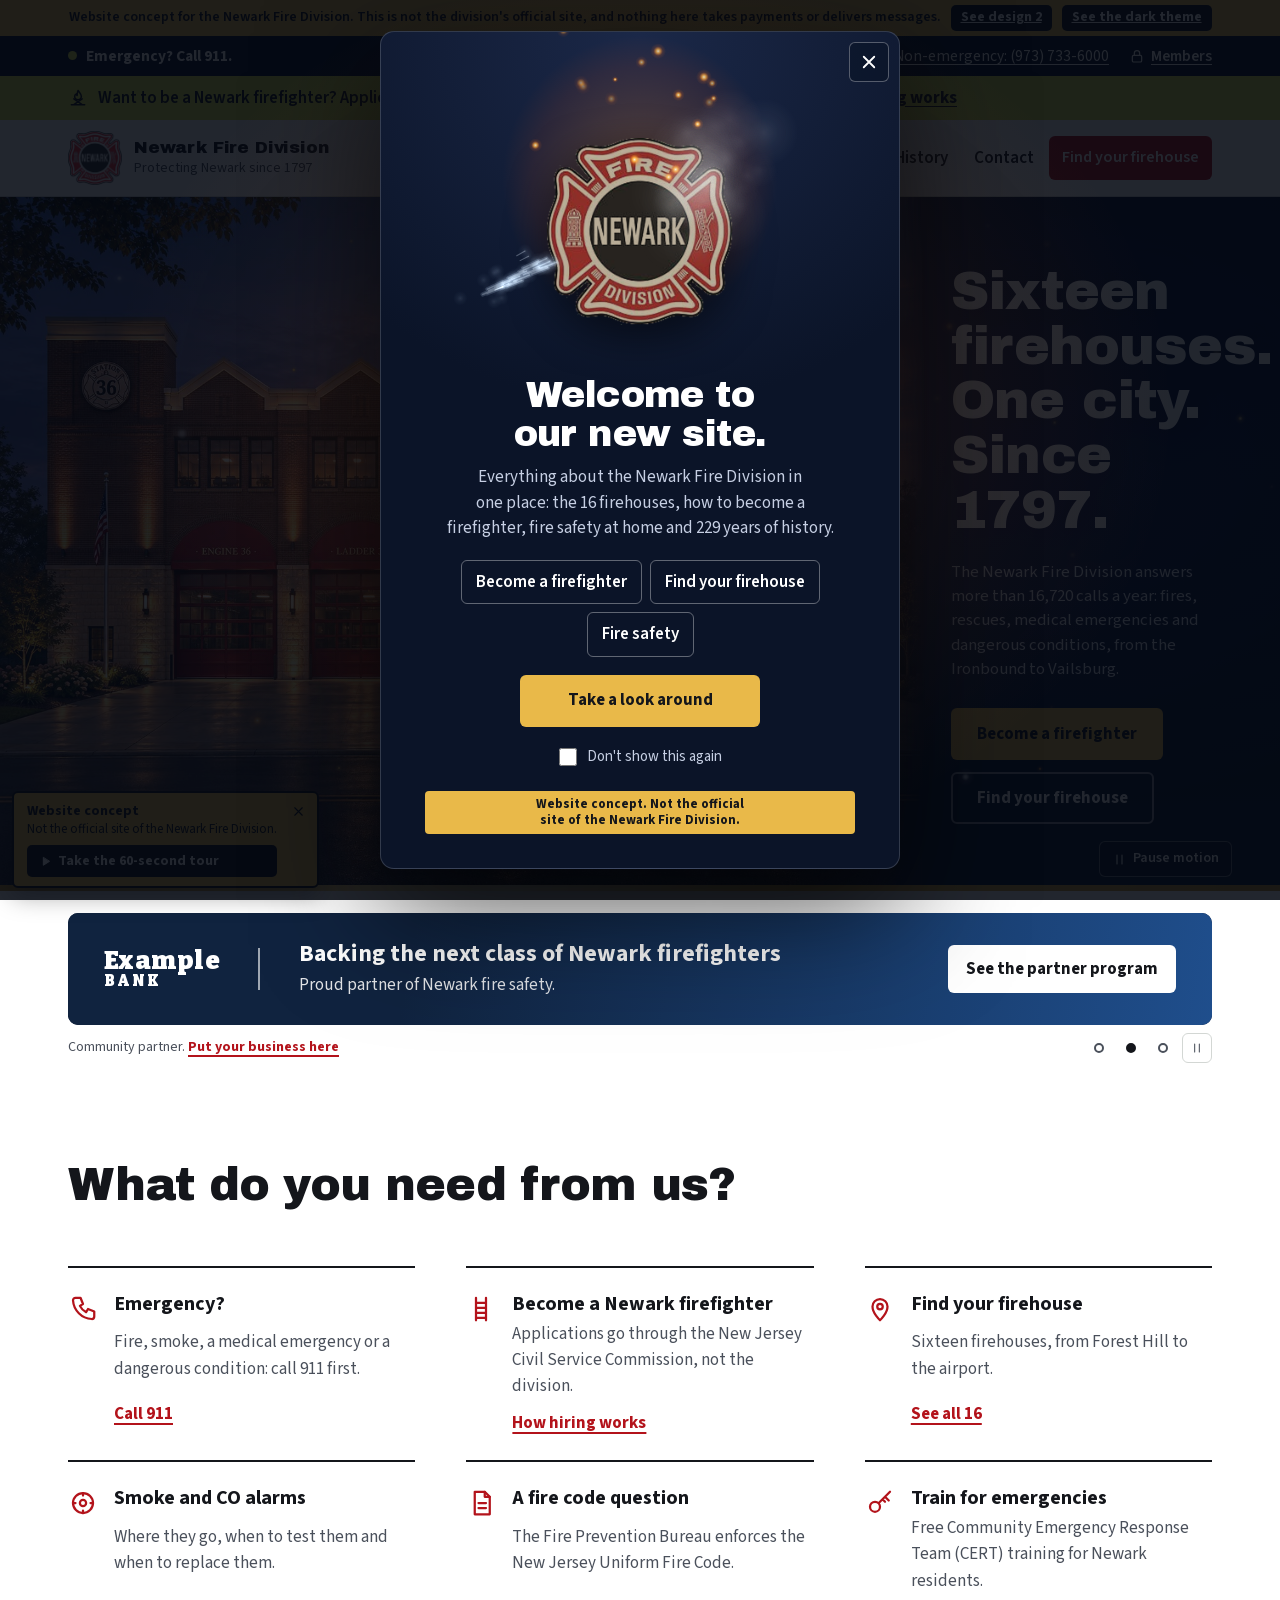
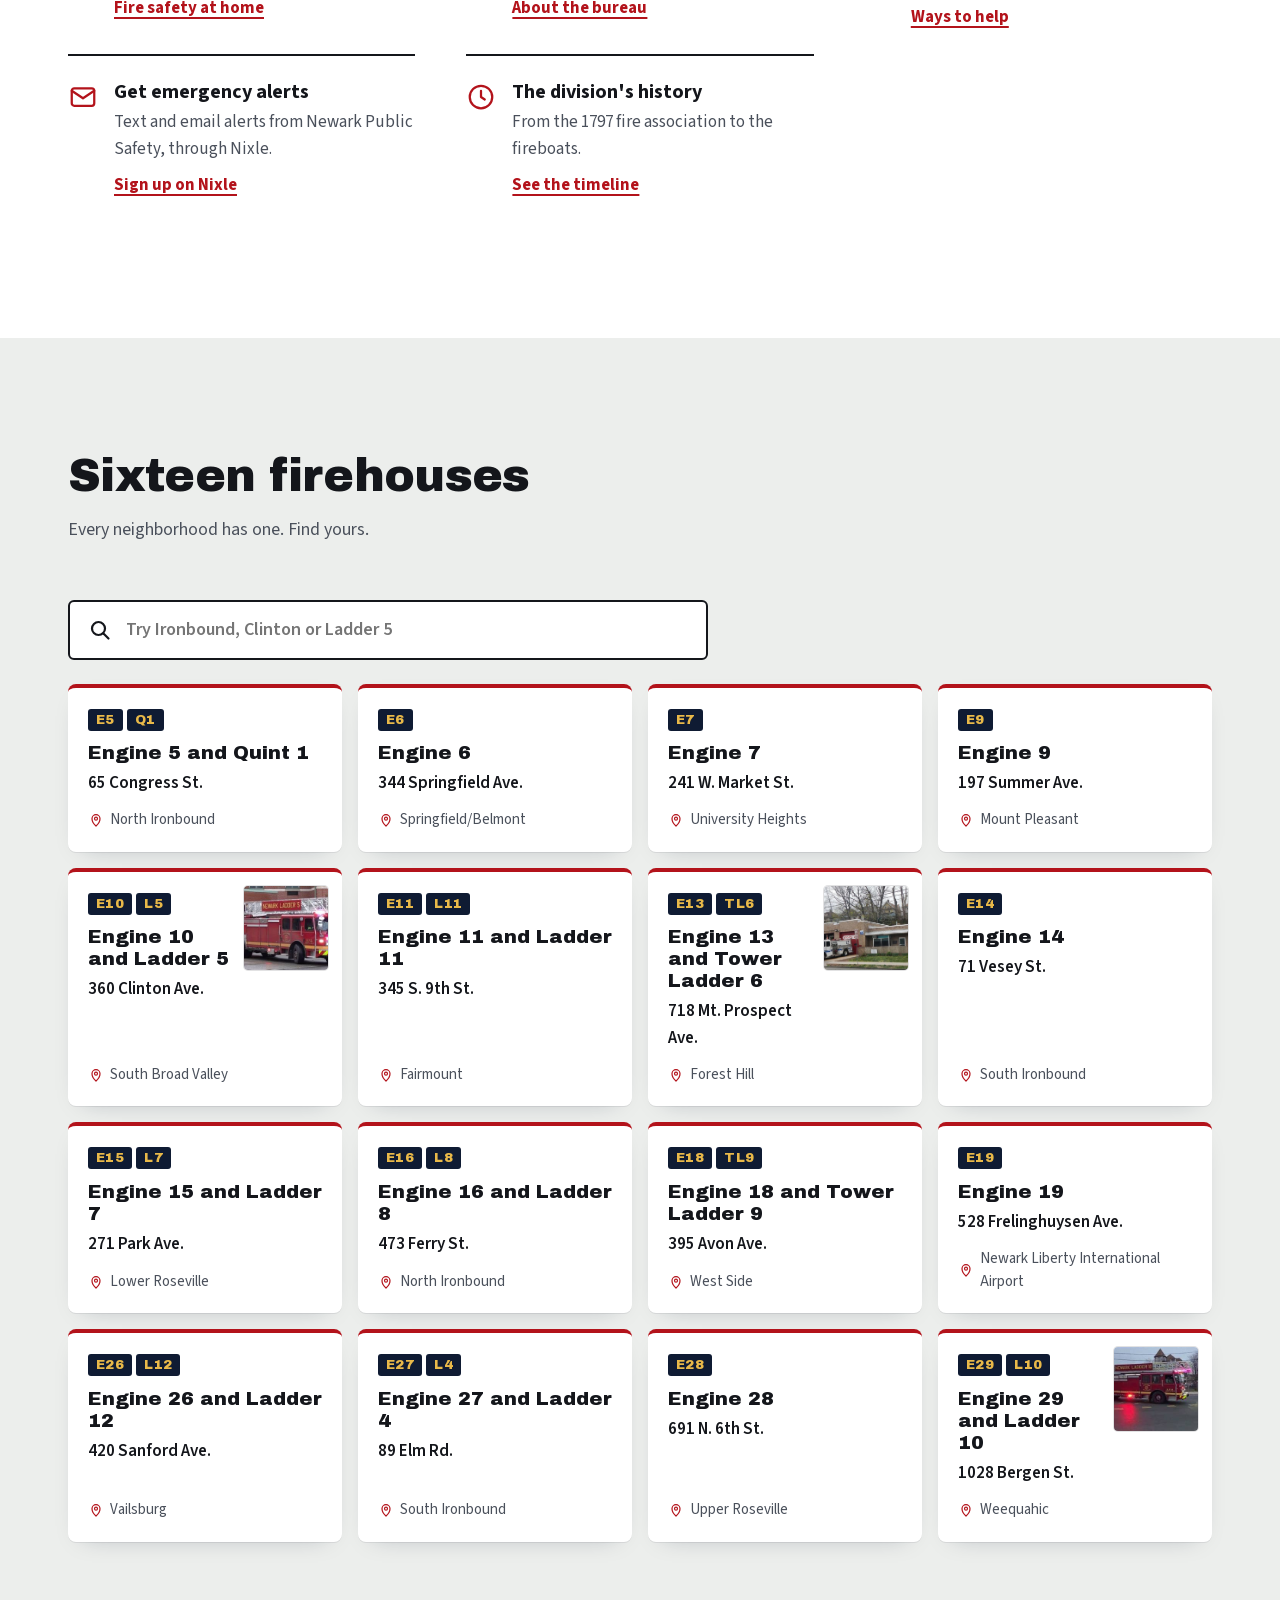
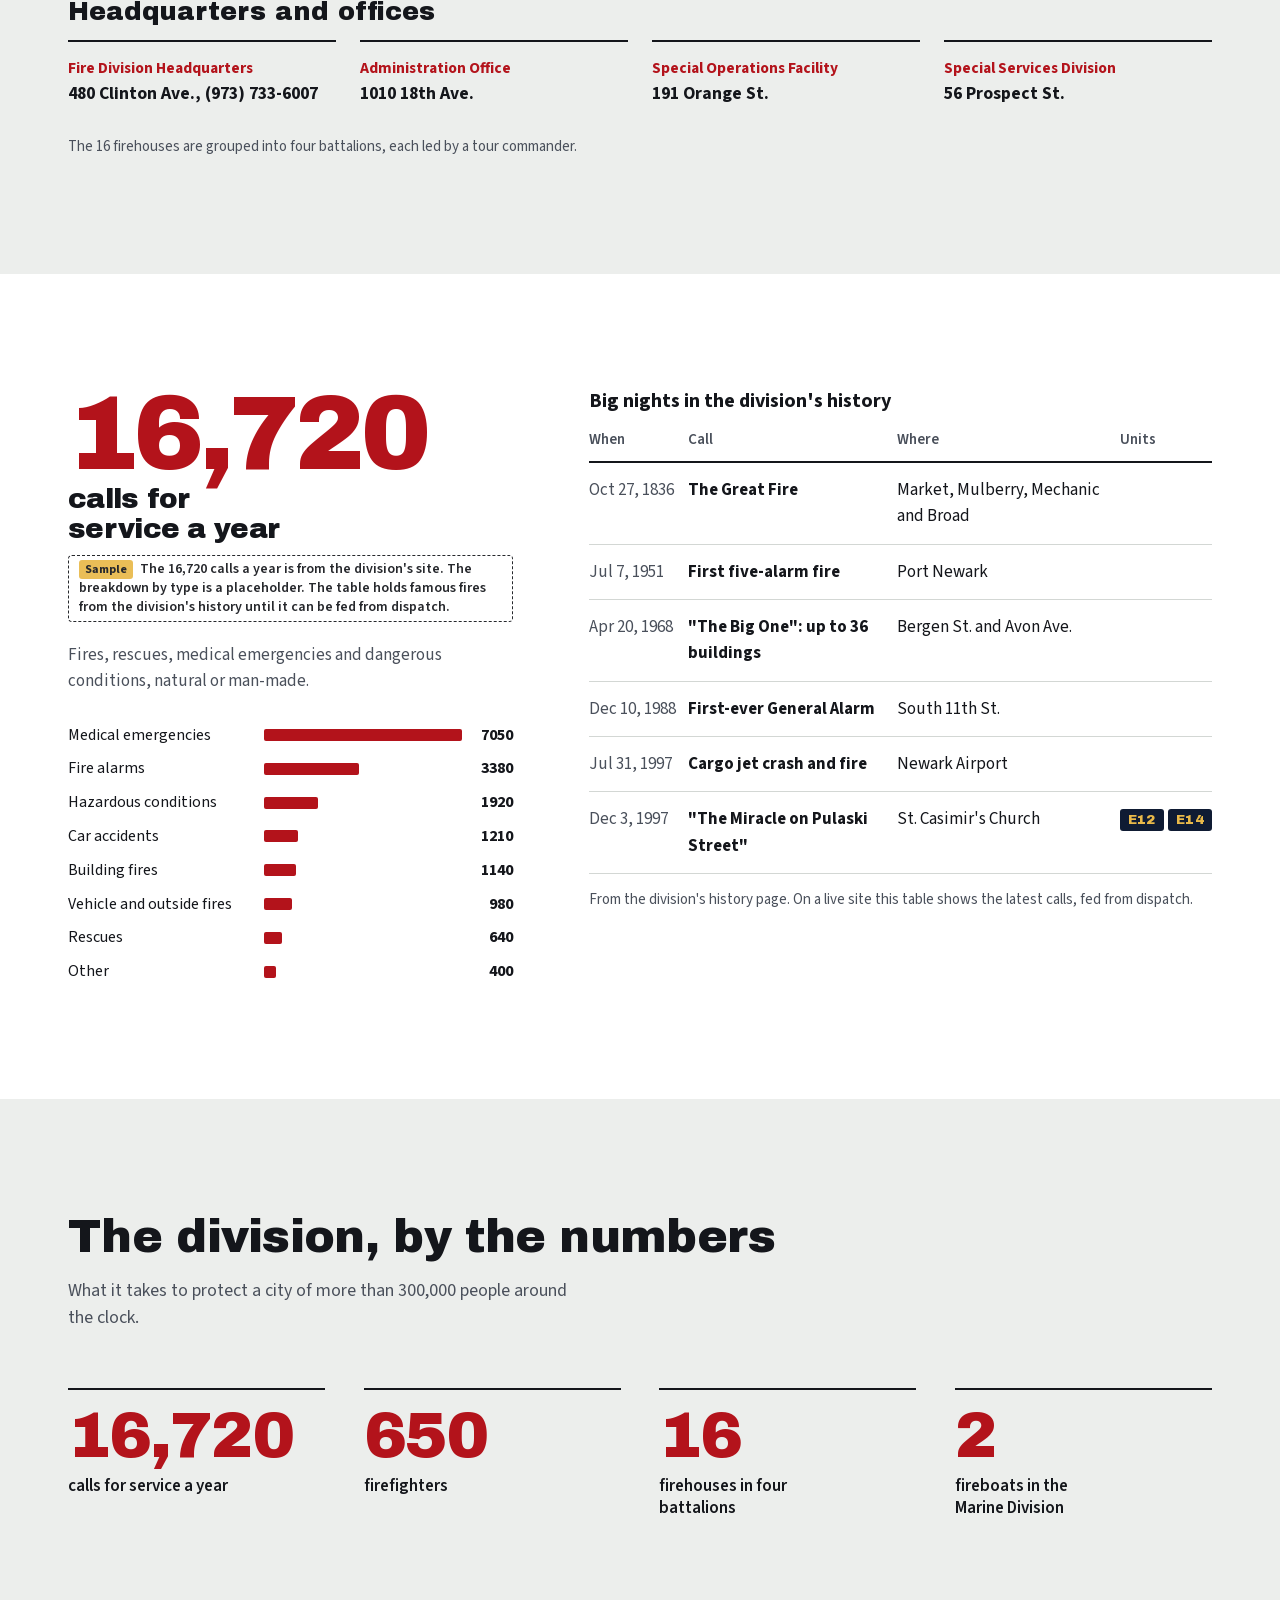
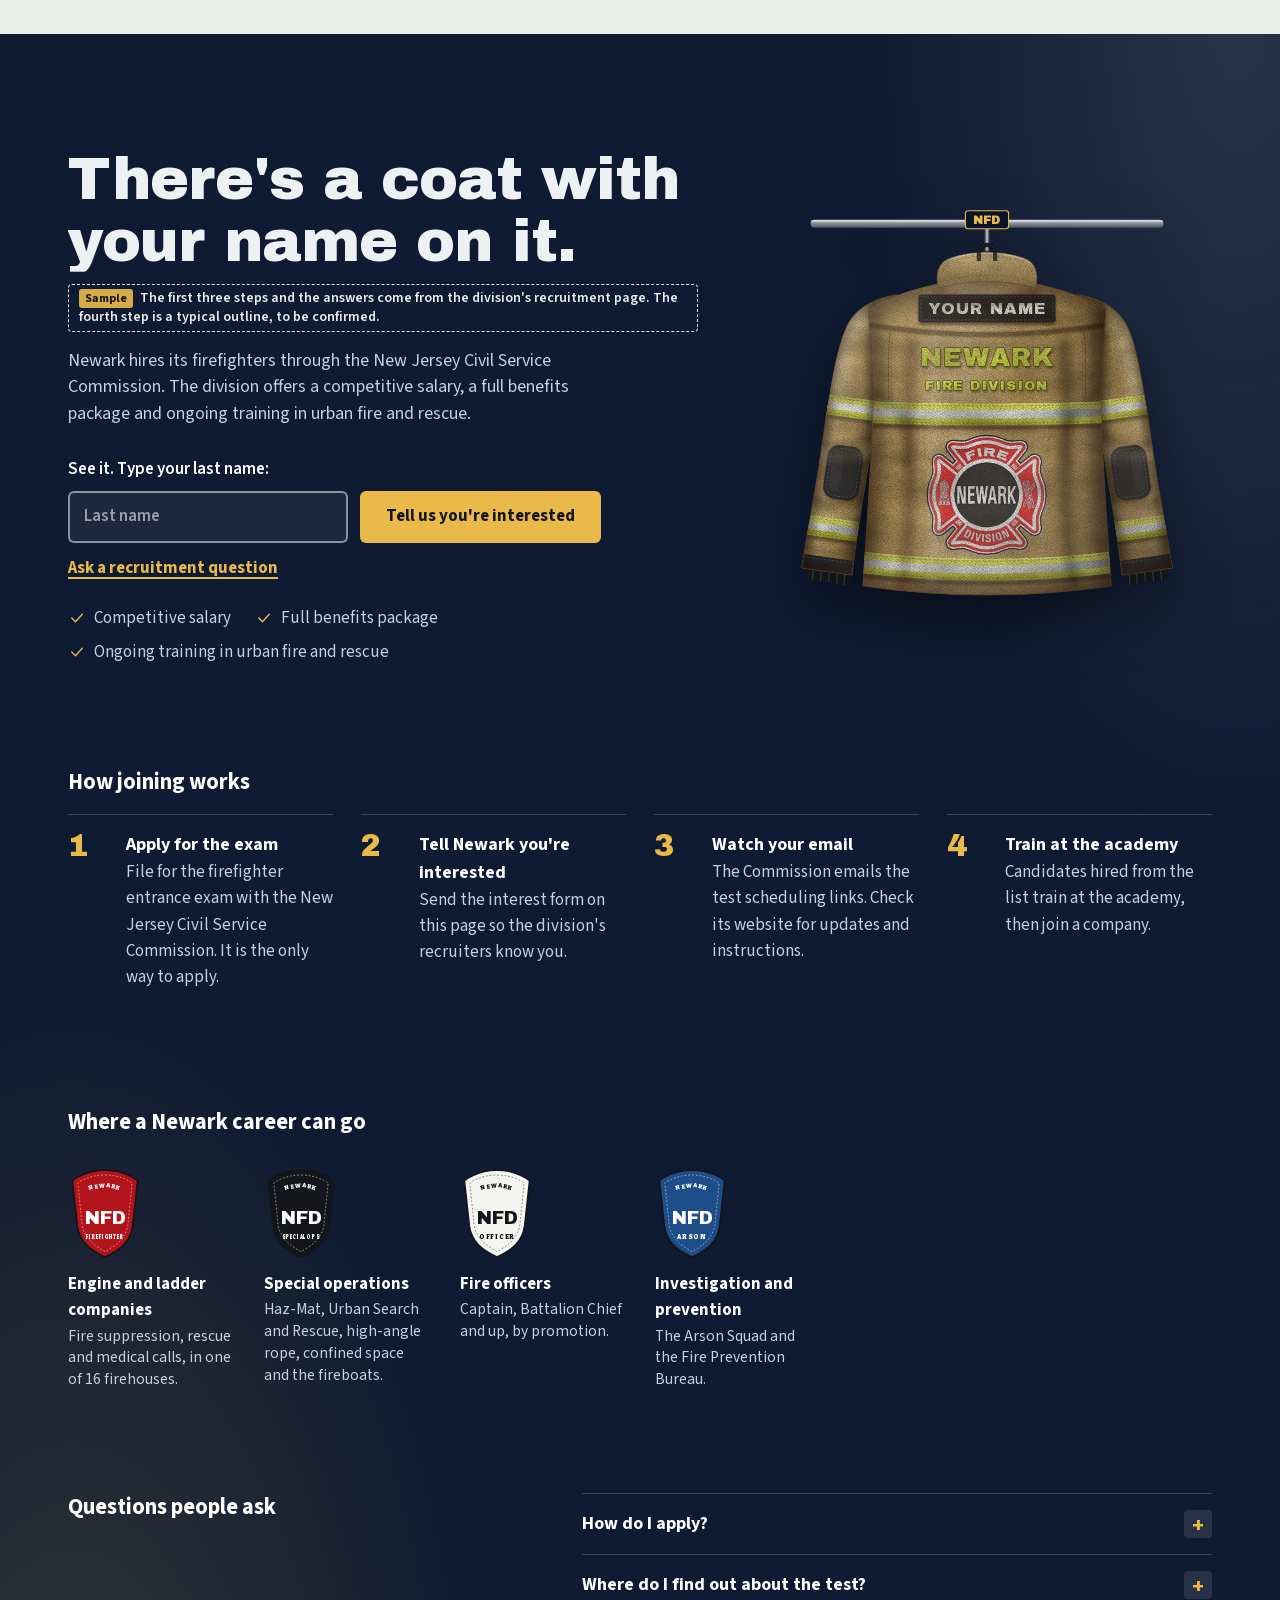
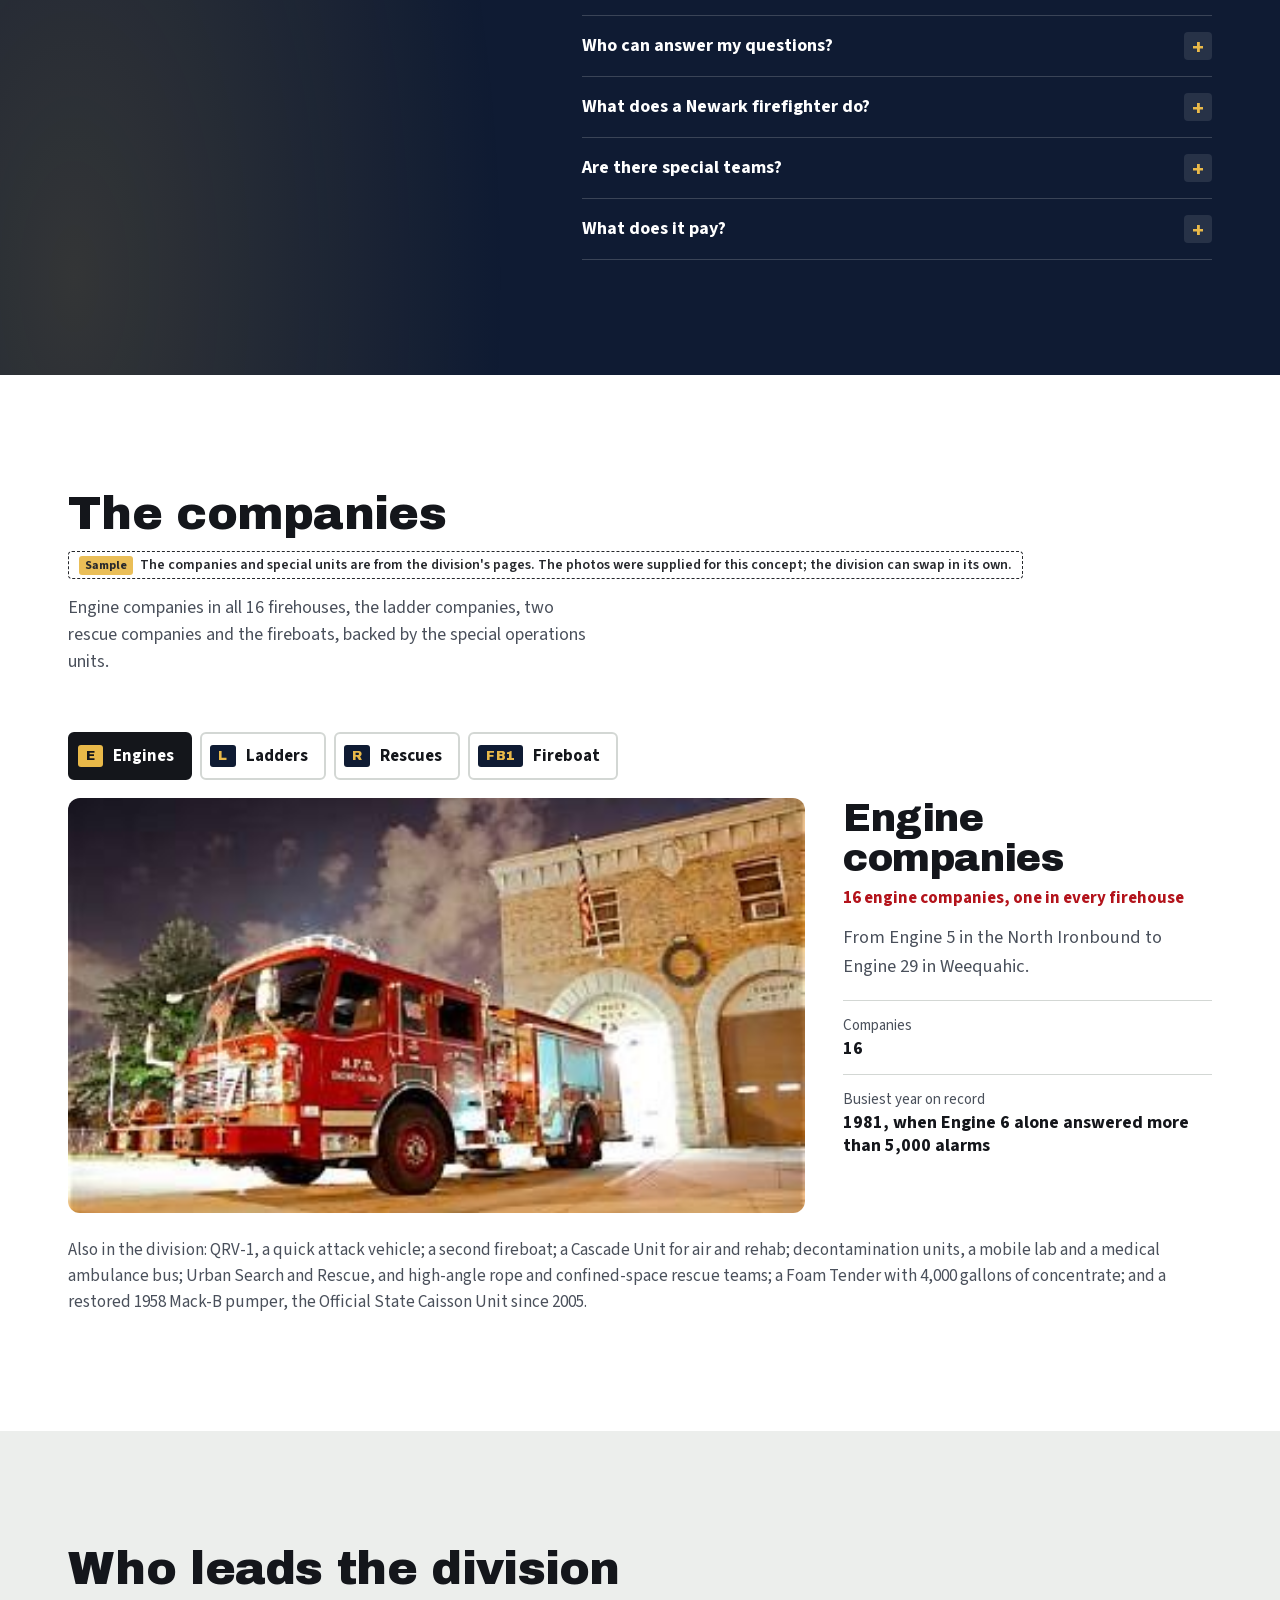
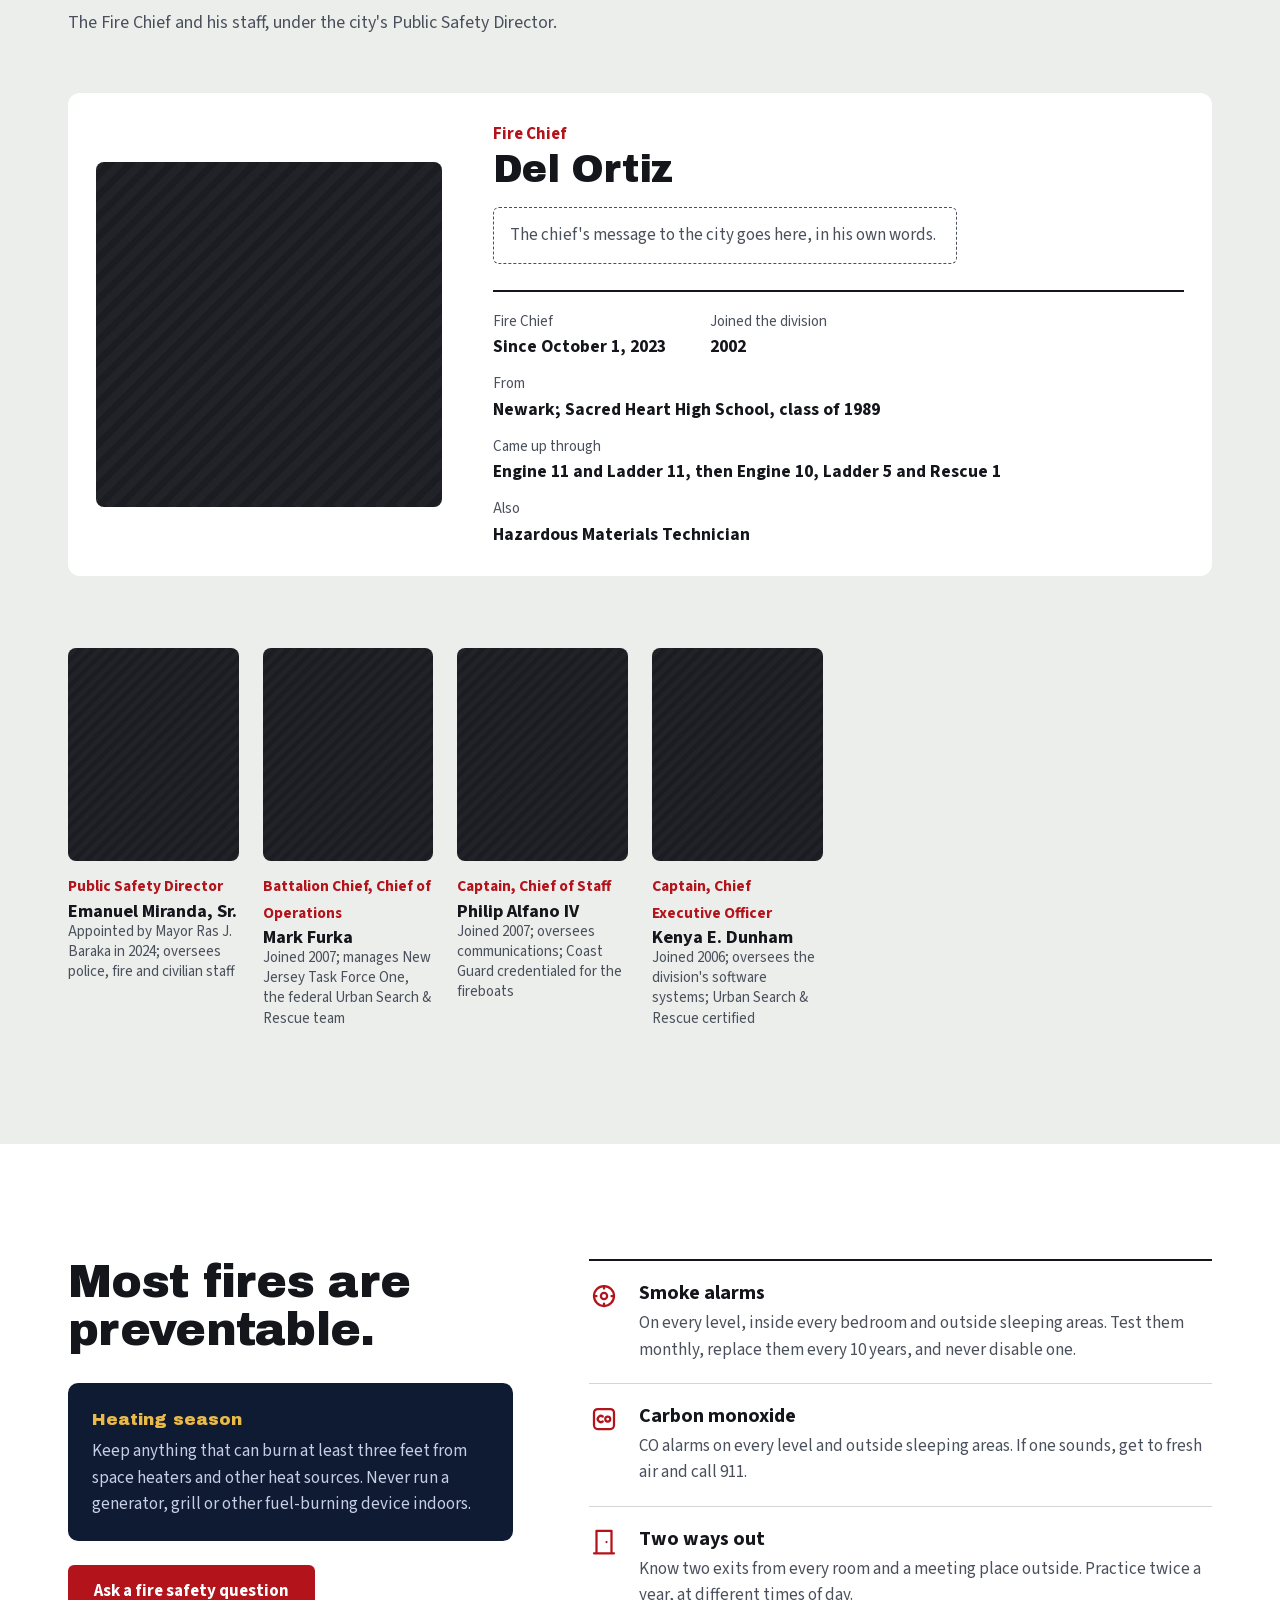
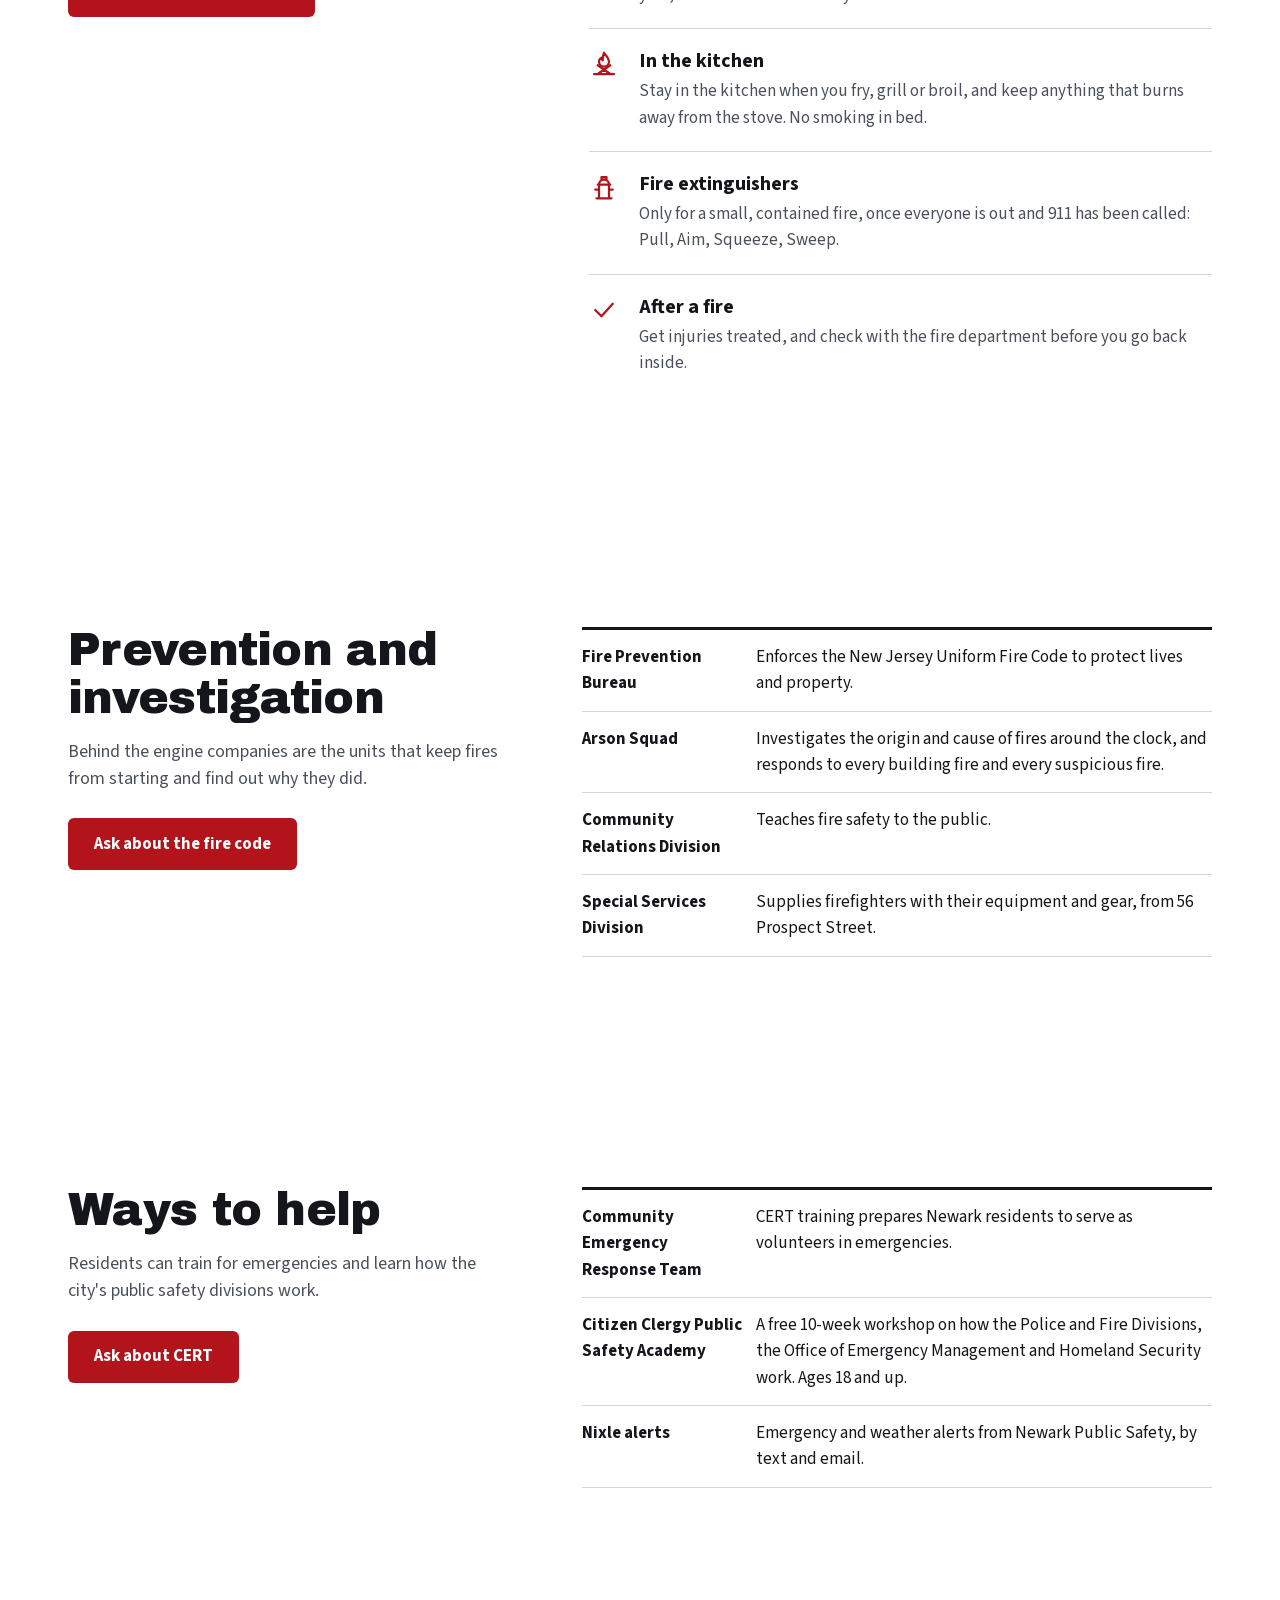
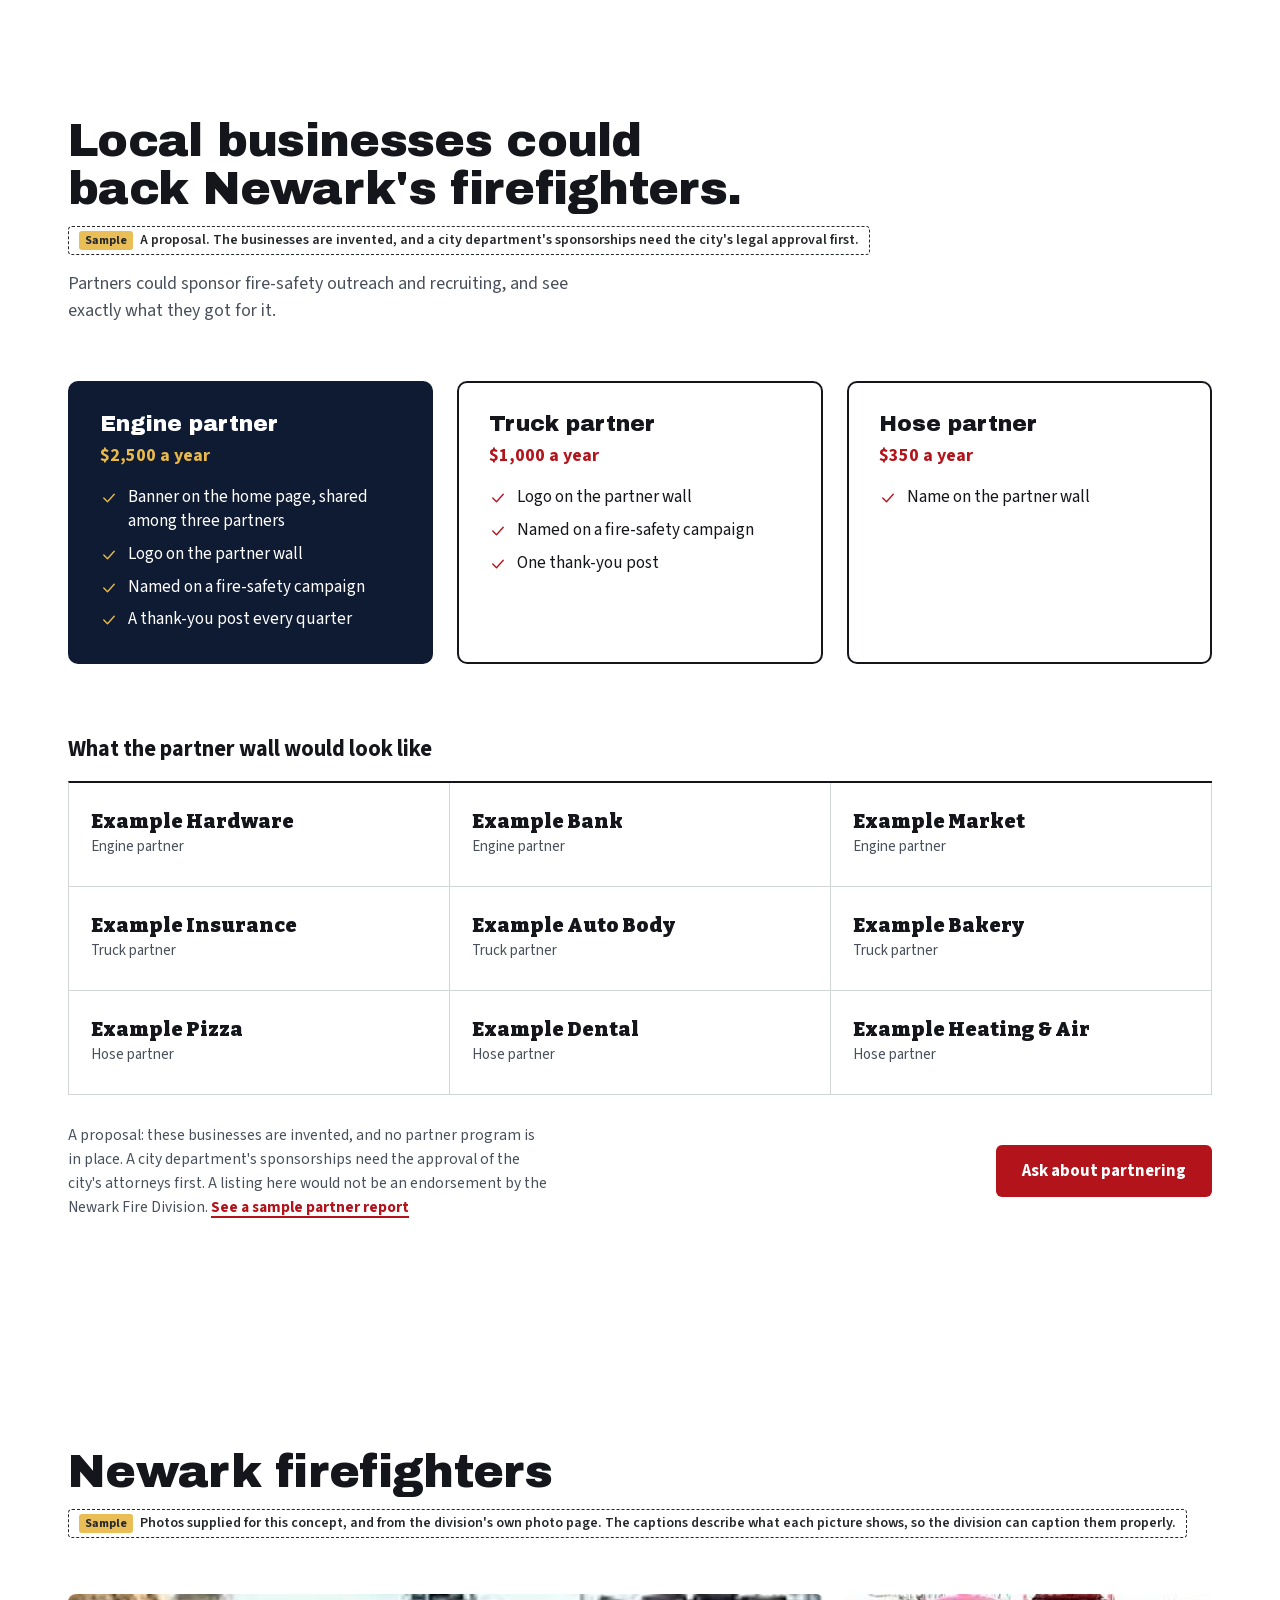
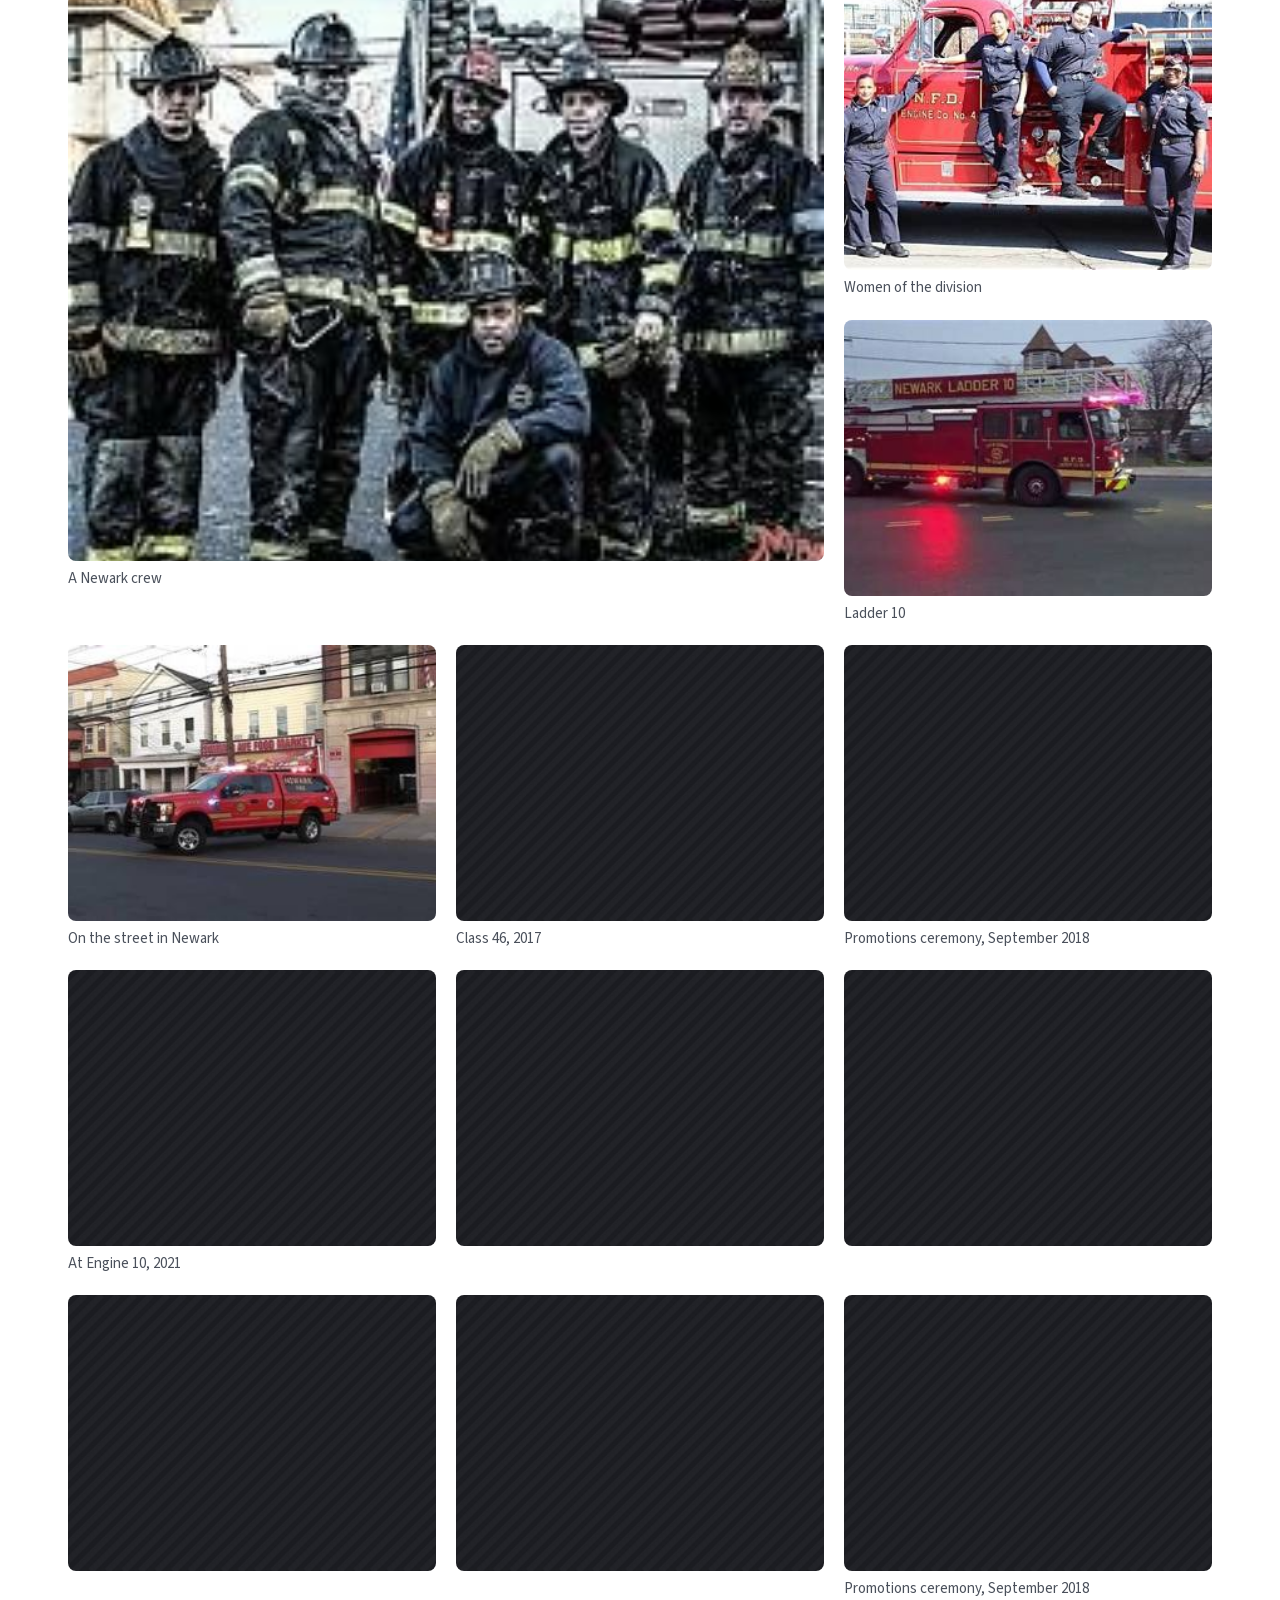
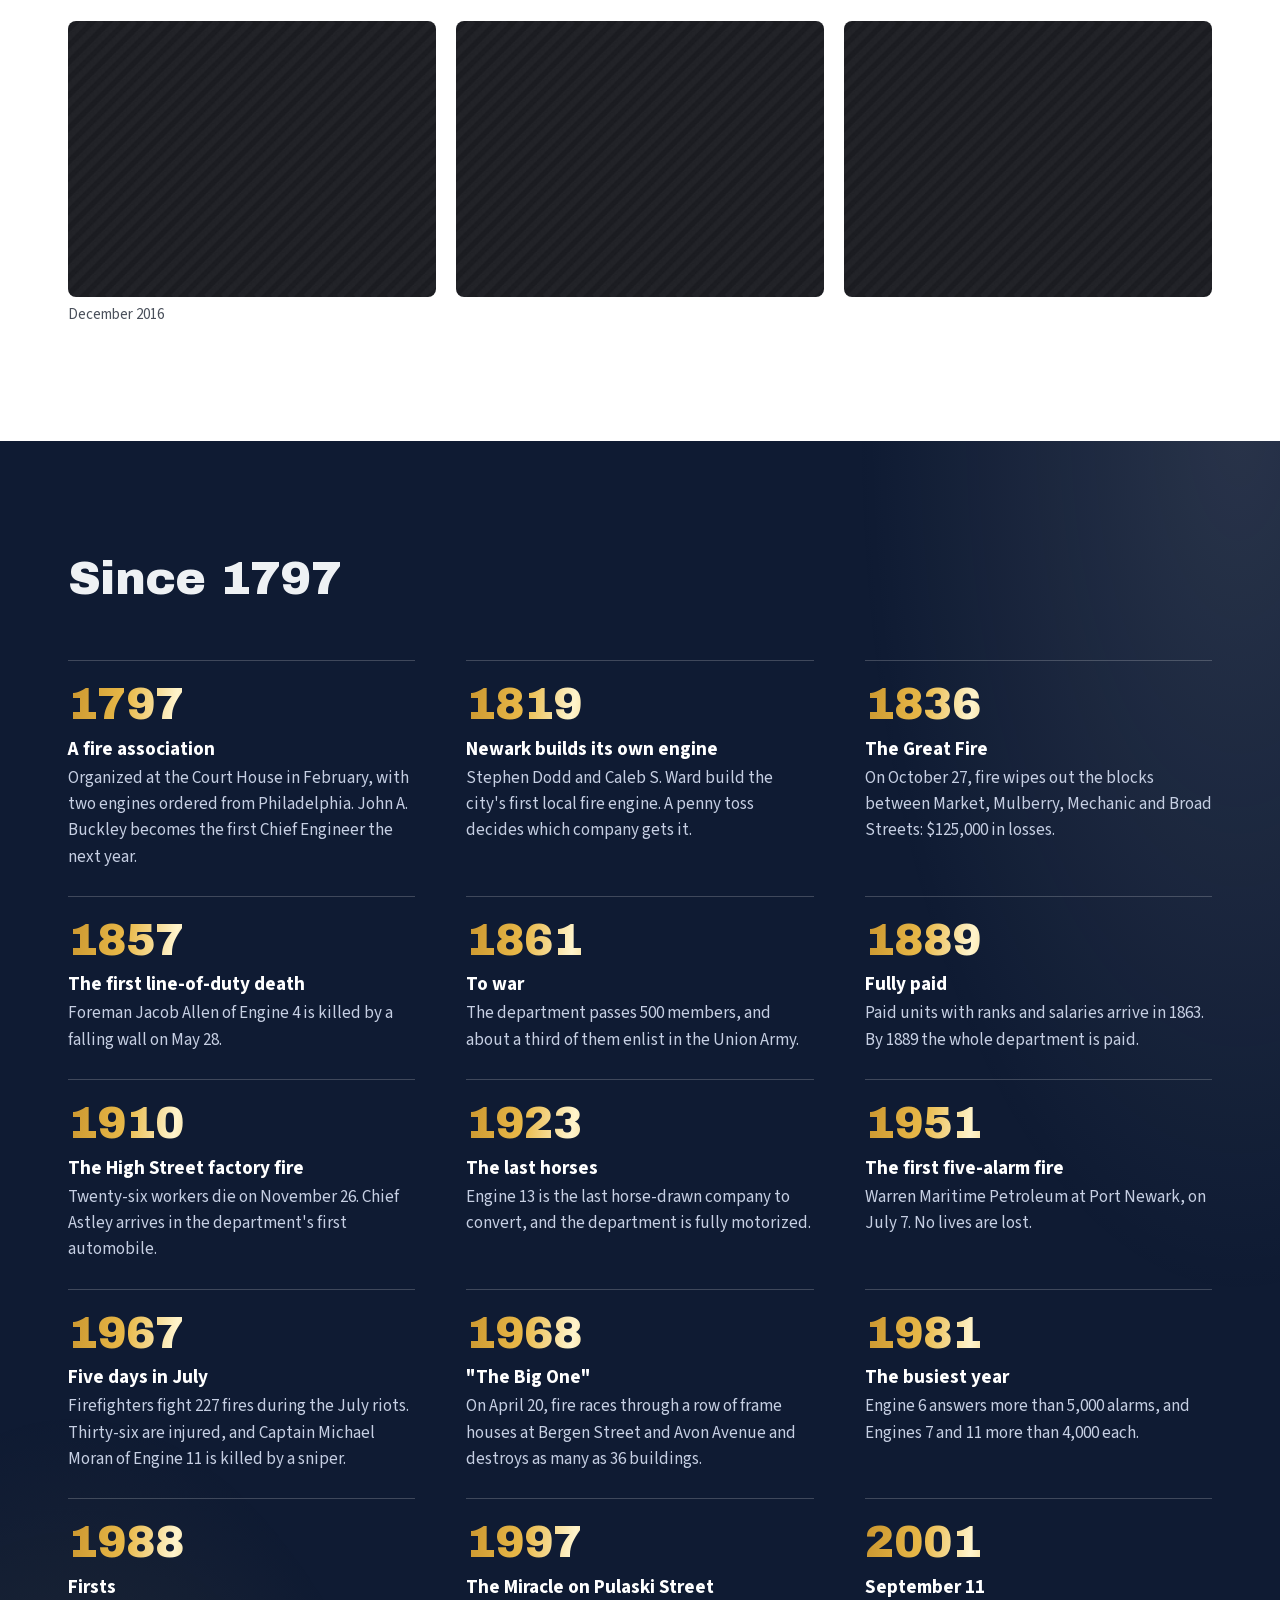
<file: newark-fire/design-1/index.html>
<!doctype html>
<html lang="en">
<head>
<meta charset="utf-8">
<meta name="viewport" content="width=device-width, initial-scale=1">
<title>Newark Fire Division (website concept, not the official site)</title>
<meta name="description" content="A website concept prepared for the Newark Fire Division. Not the division's official site.">
<meta name="theme-color" content="#0B1428">
<!-- Website concept: keeps search engines out. -->
<meta name="robots" content="noindex, nofollow">
<link rel="icon" href="favicon.ico" sizes="any">
<link rel="apple-touch-icon" href="images/icons/apple-touch-icon.png">
<!--FONTS--><link rel="stylesheet" href="css/fonts.css"><!--/FONTS-->
<!--CSS--><link rel="stylesheet" href="css/site.css"><!--/CSS--><link rel="stylesheet" href="css/dark.css">
</head>
<body>
<a class="skip" href="#main">Skip to content</a>
<div id="app"></div>
<noscript><p style="padding:24px;font:18px/1.5 system-ui,sans-serif">In an emergency, call 911. This site needs JavaScript to show the rest of its pages.</p></noscript>
<!--JS-->
<script src="data/site.js"></script>
<script src="js/art.js"></script>
<script src="js/fx.js"></script>
<script src="js/welcome.js"></script>
<script src="js/plus.js"></script>
<script src="js/site.js"></script>
<!--/JS-->
</body>
</html>
</file>
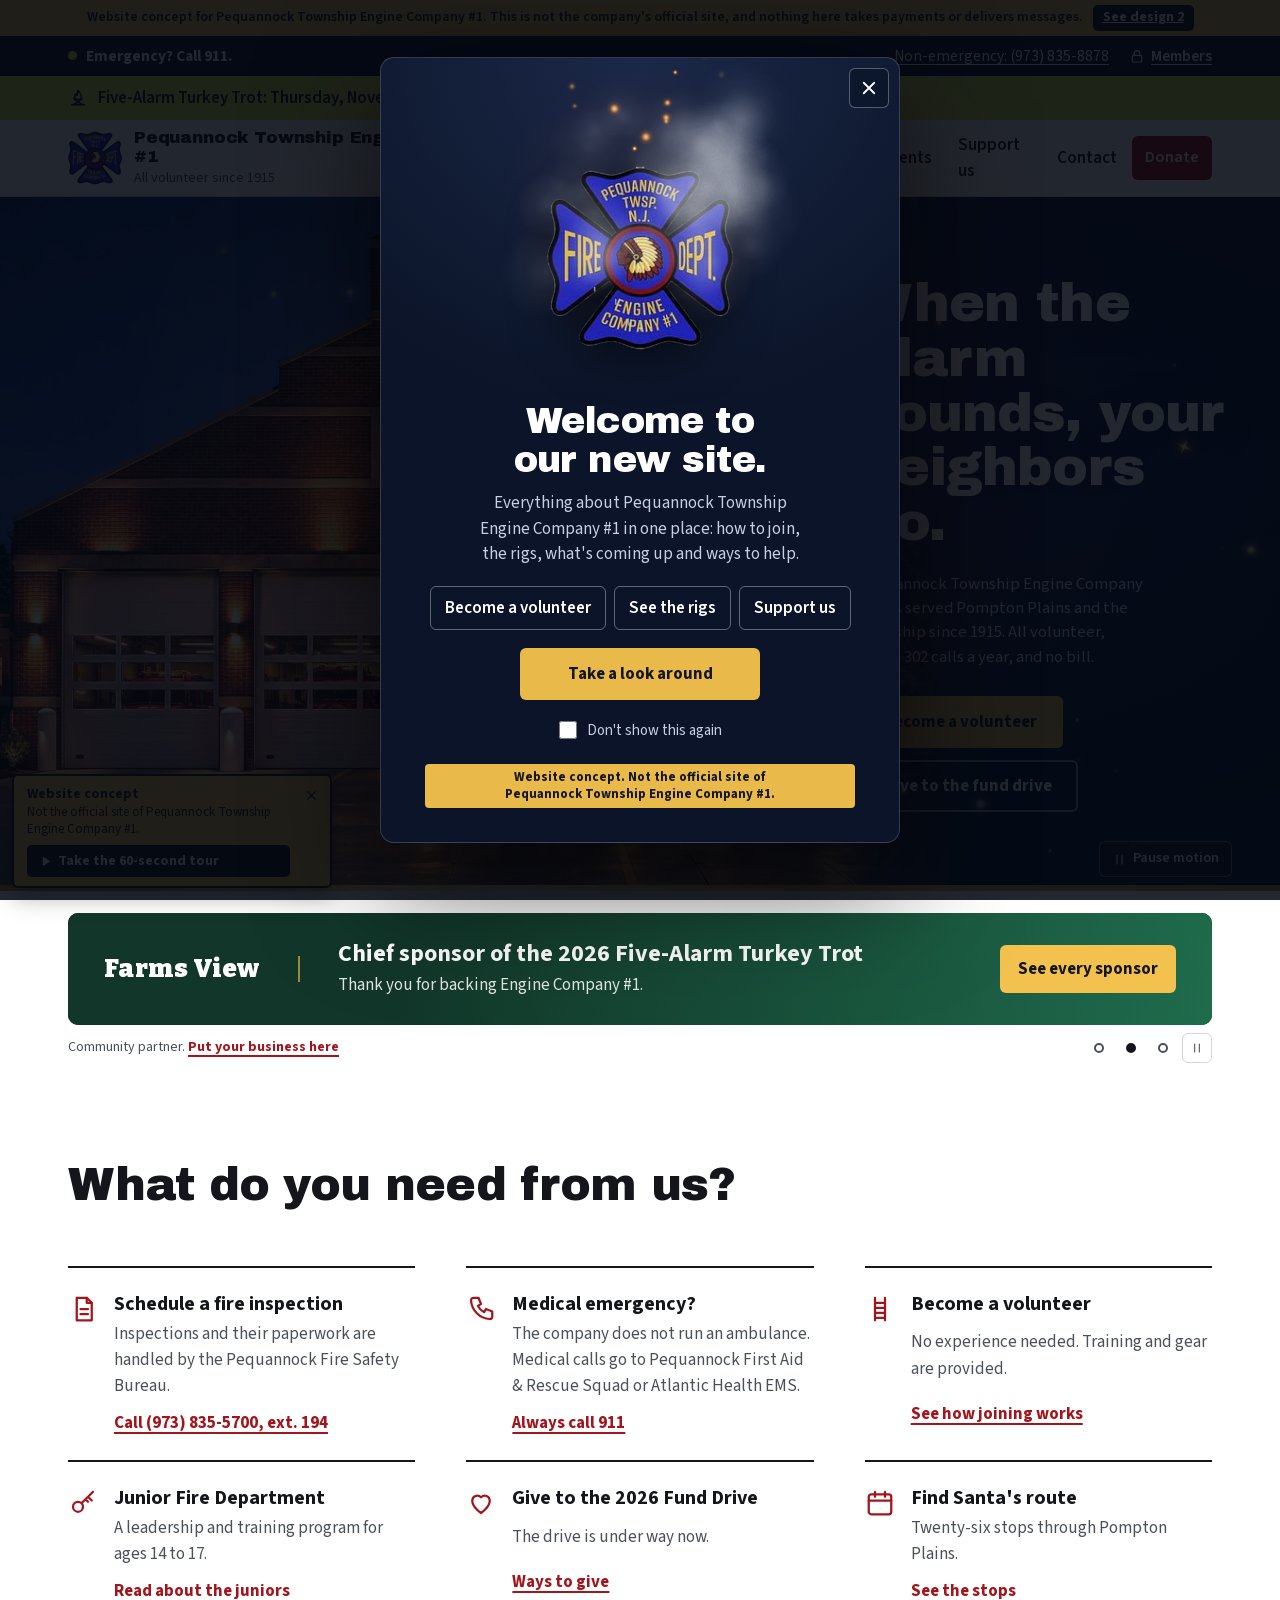
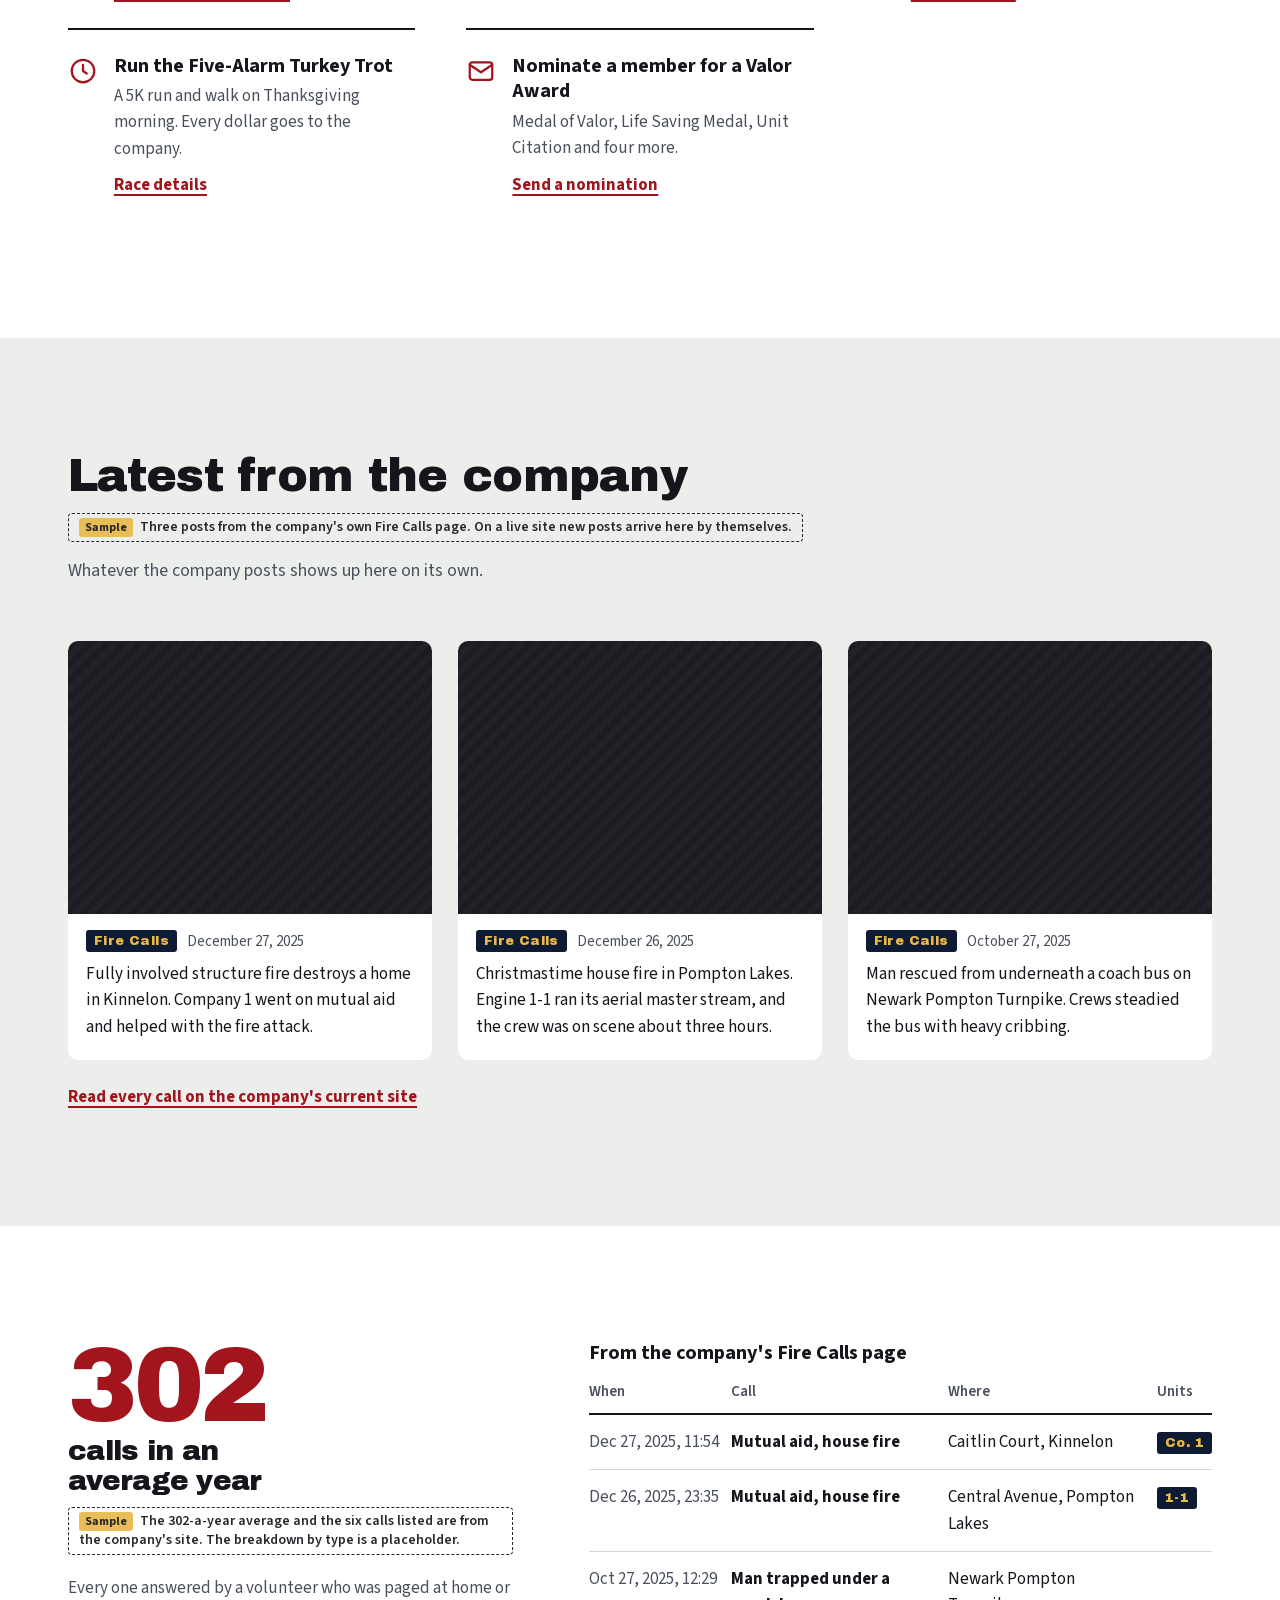
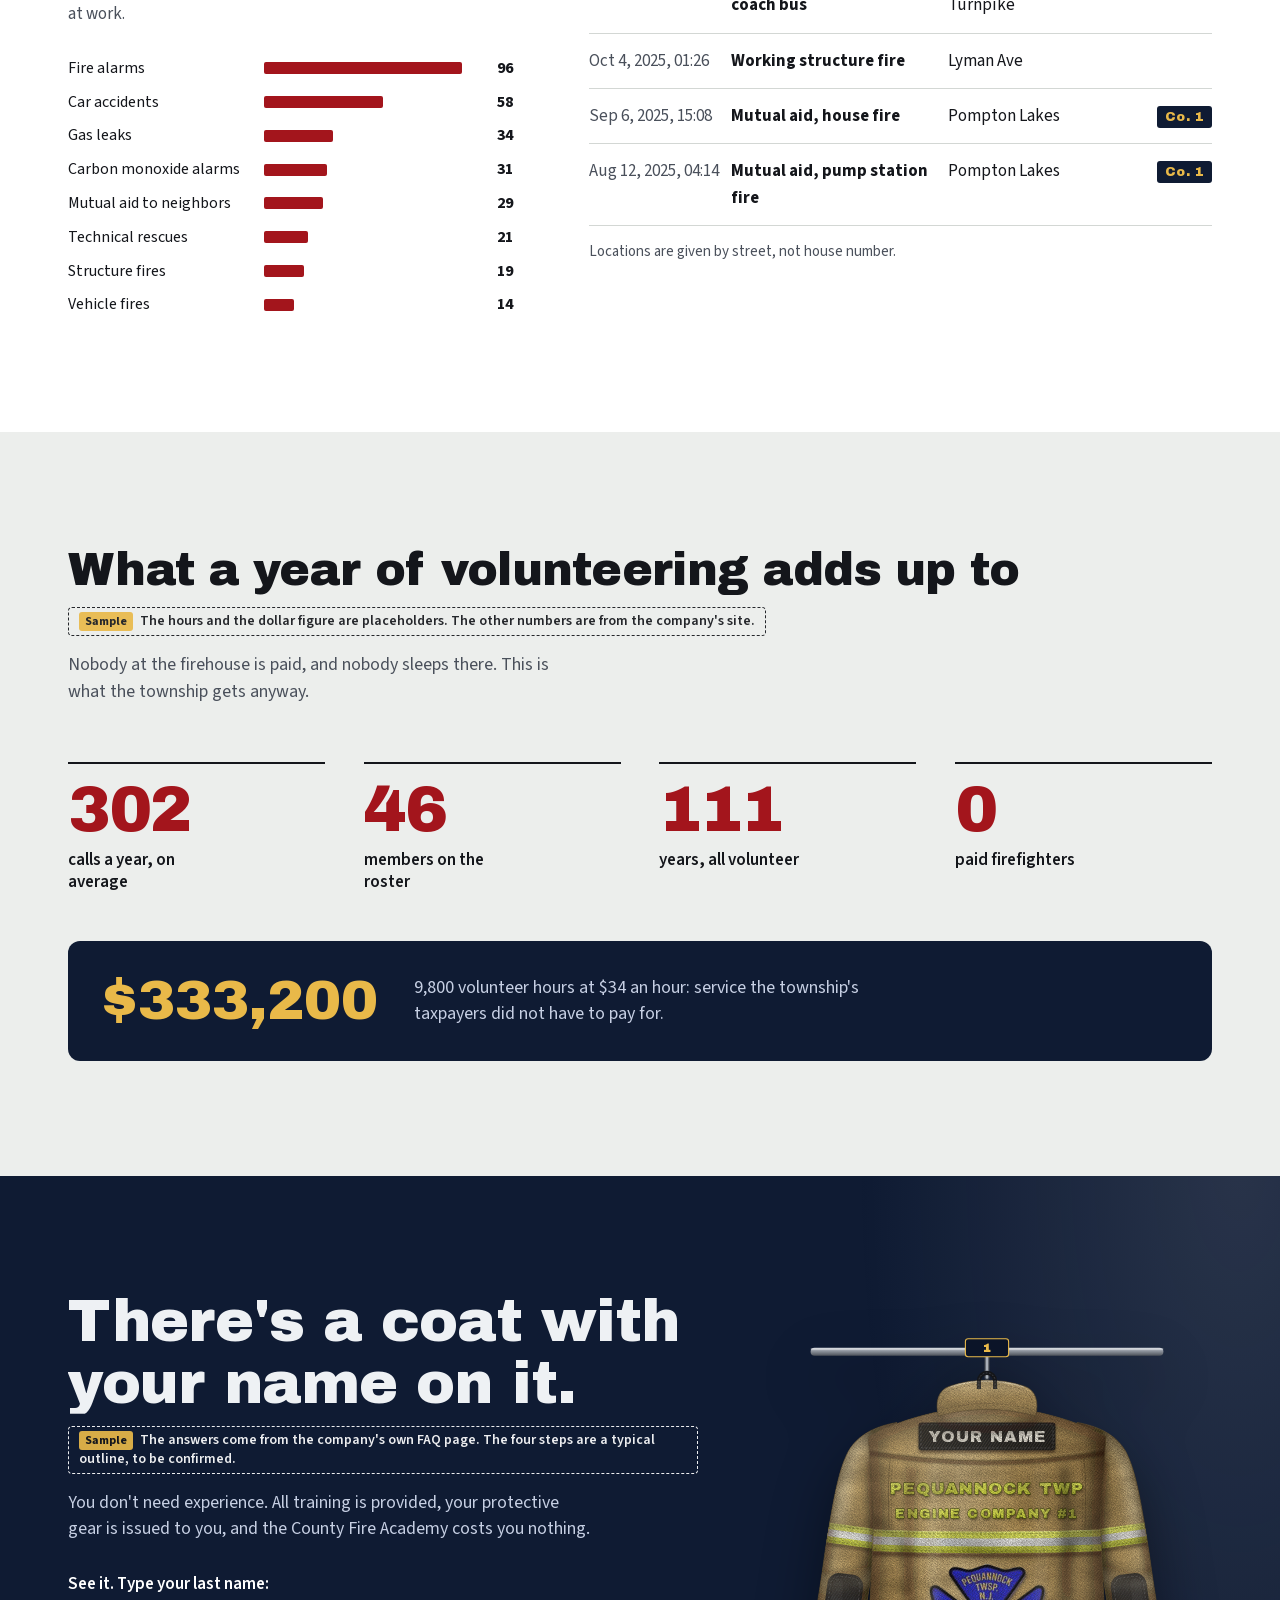
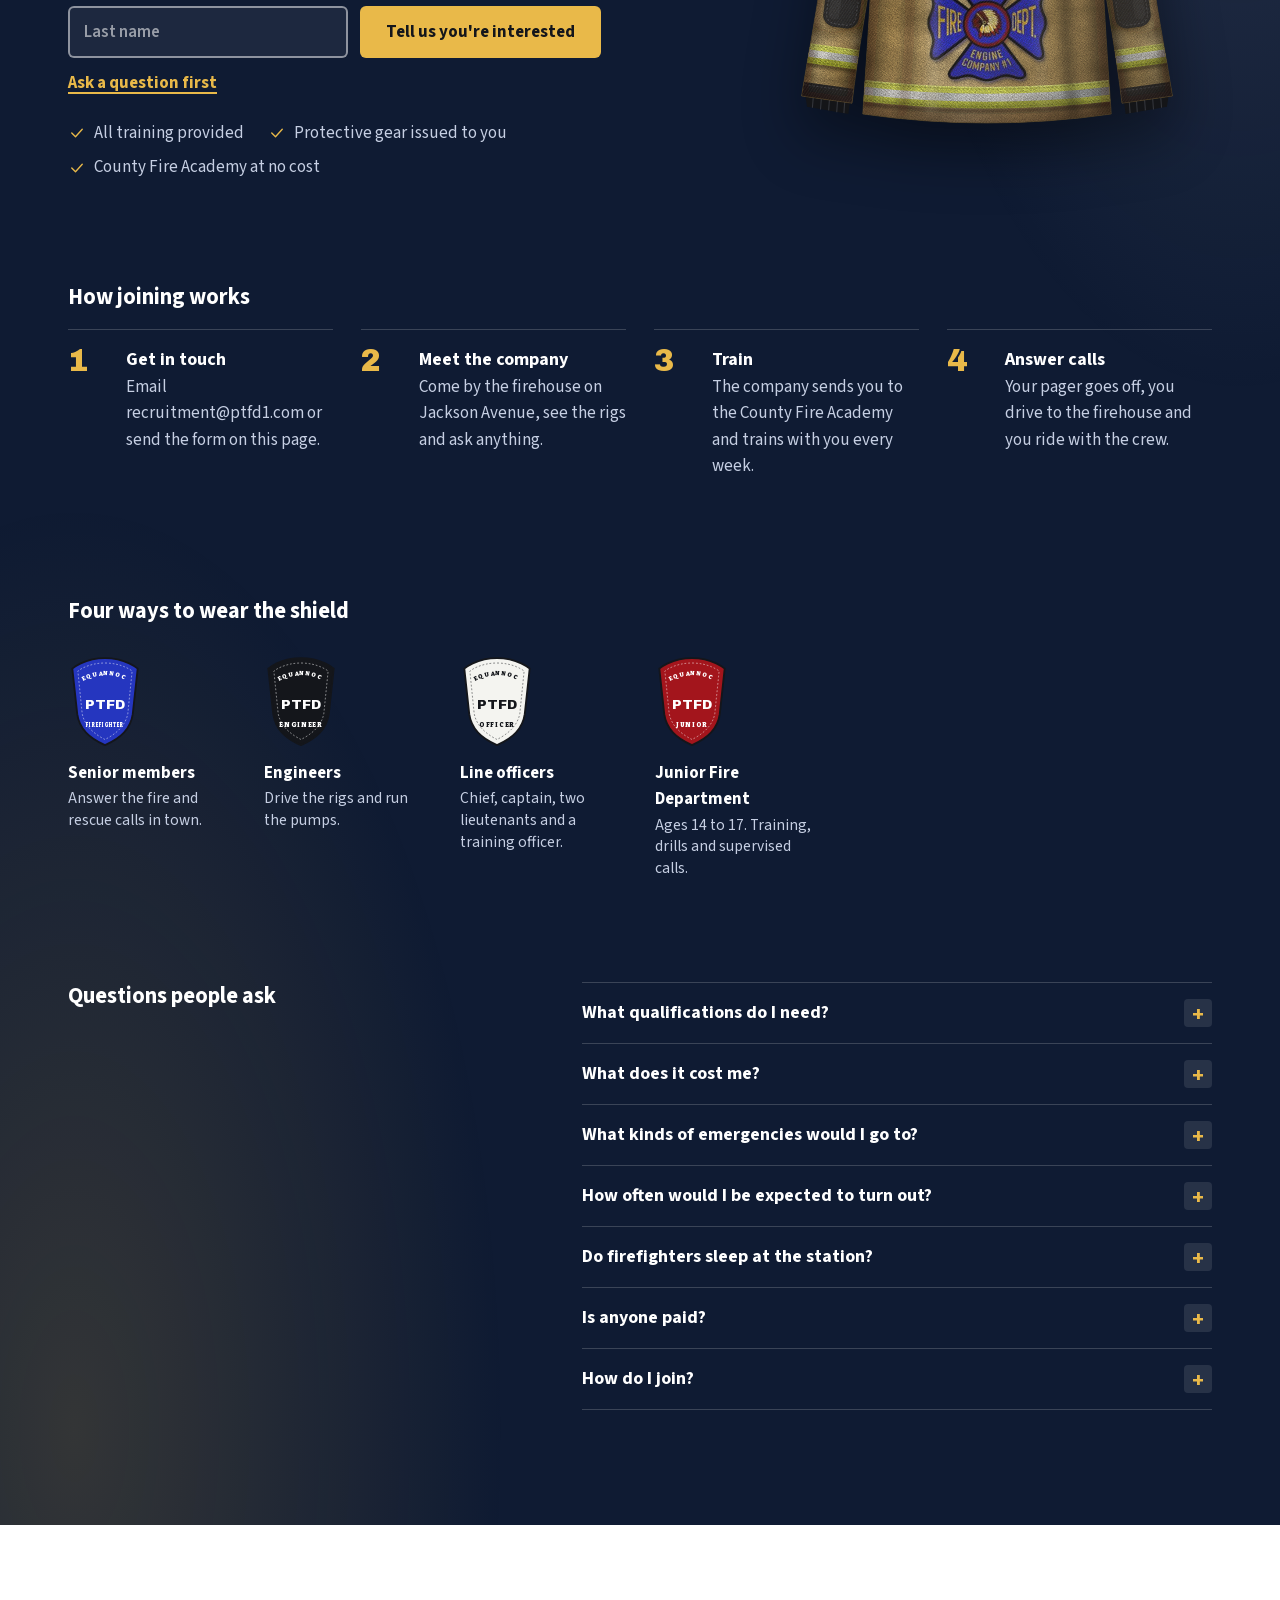
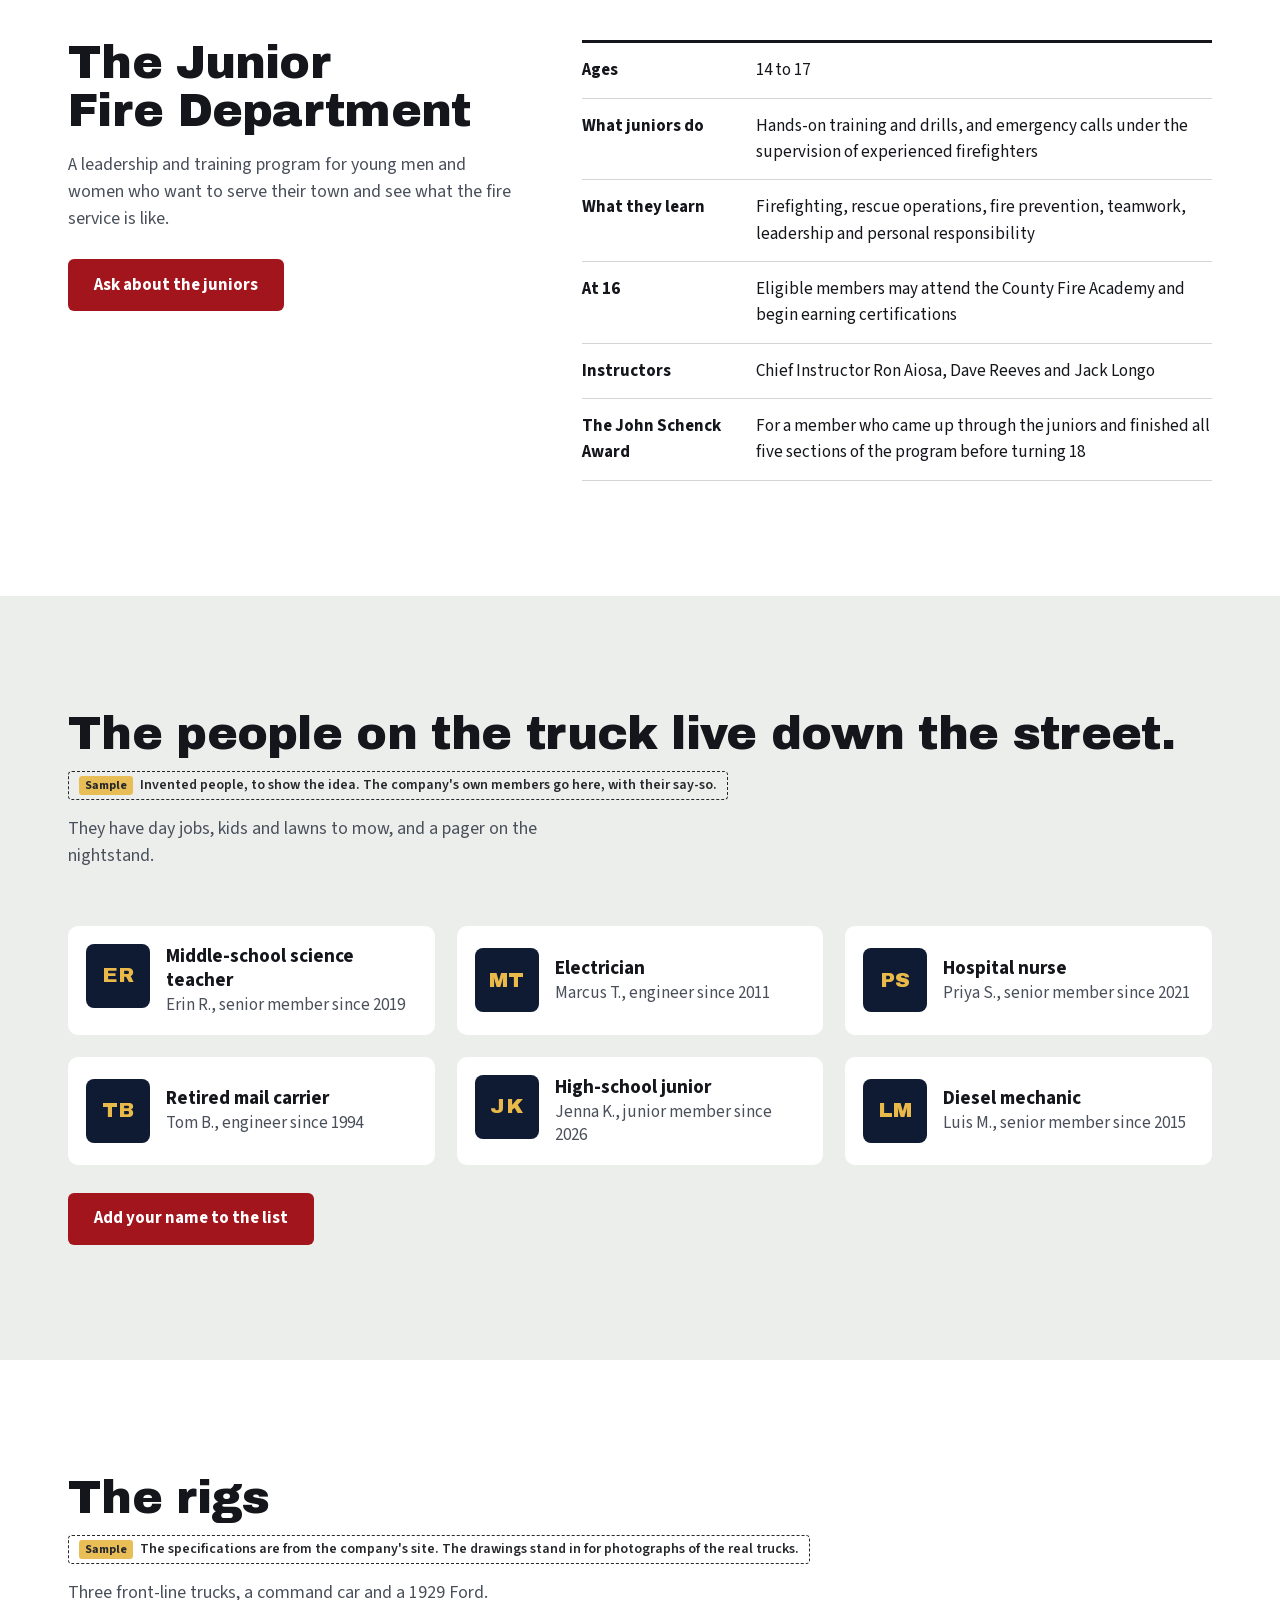
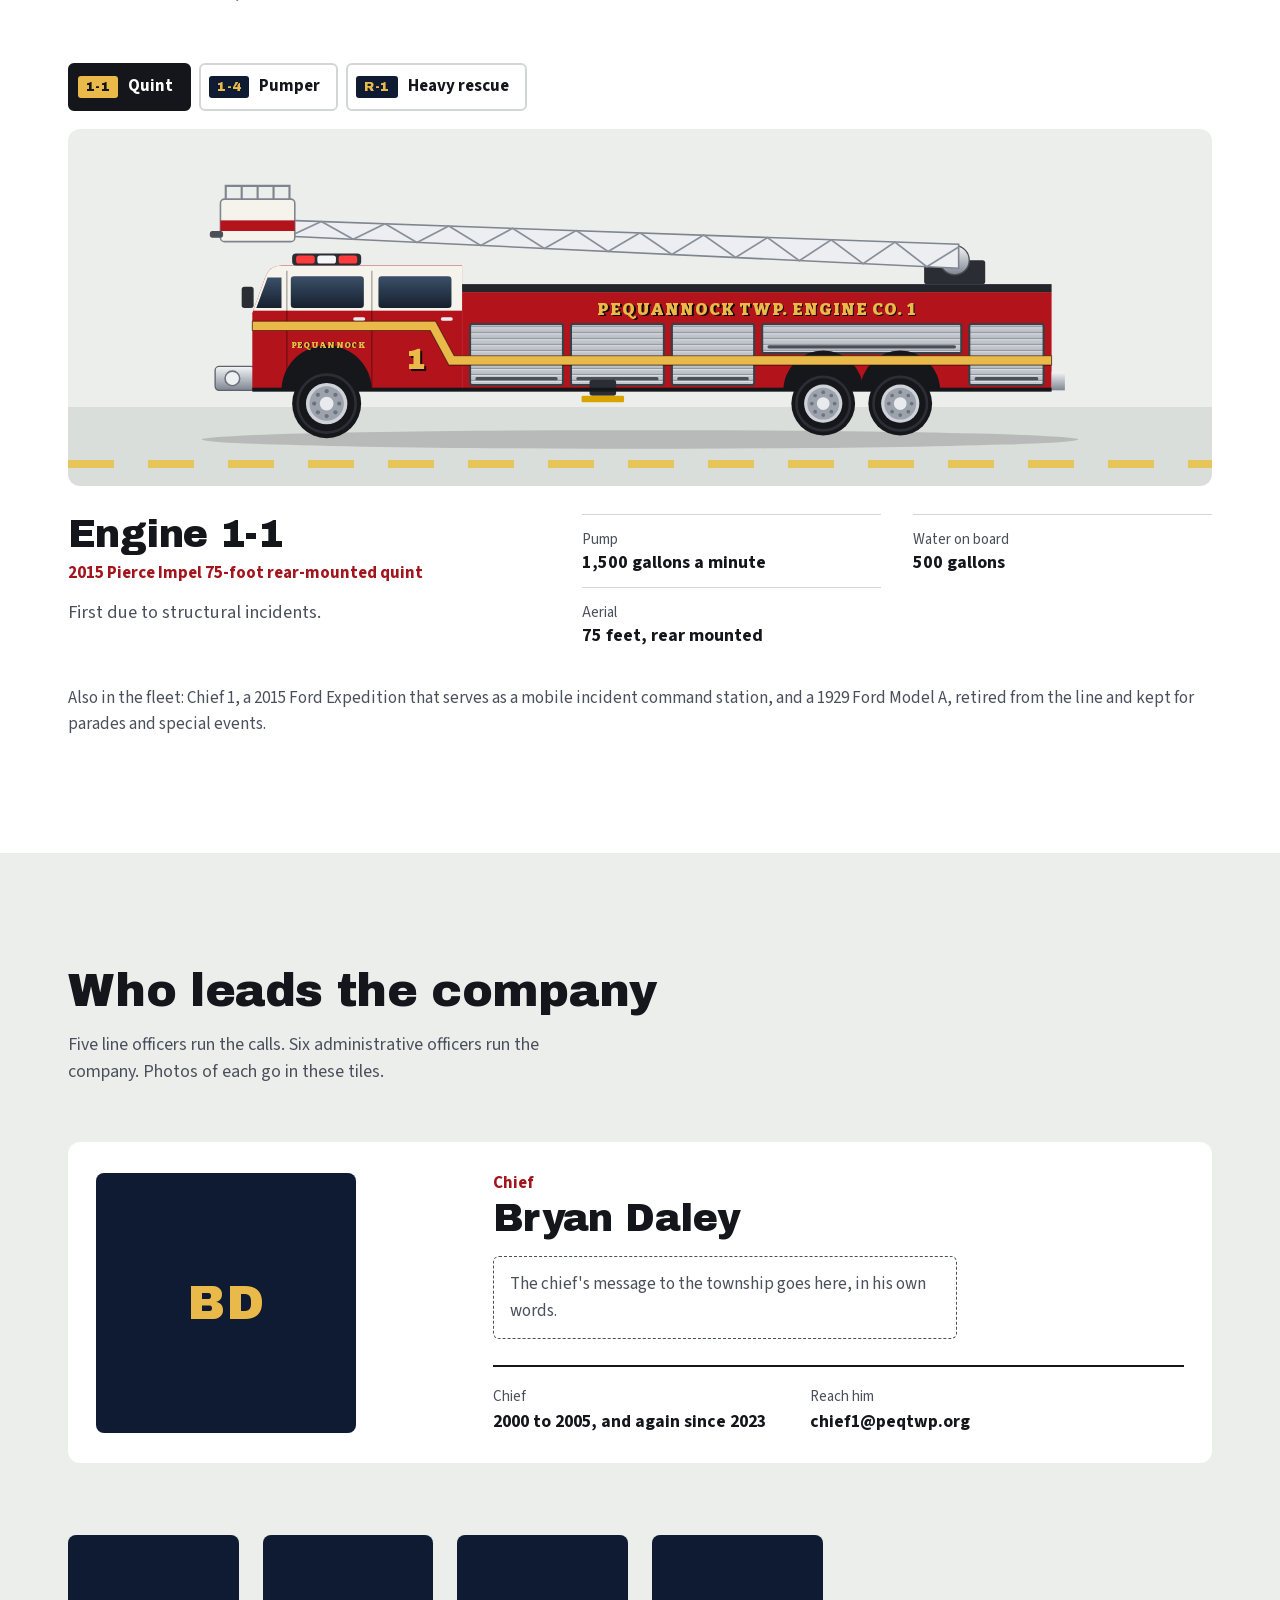
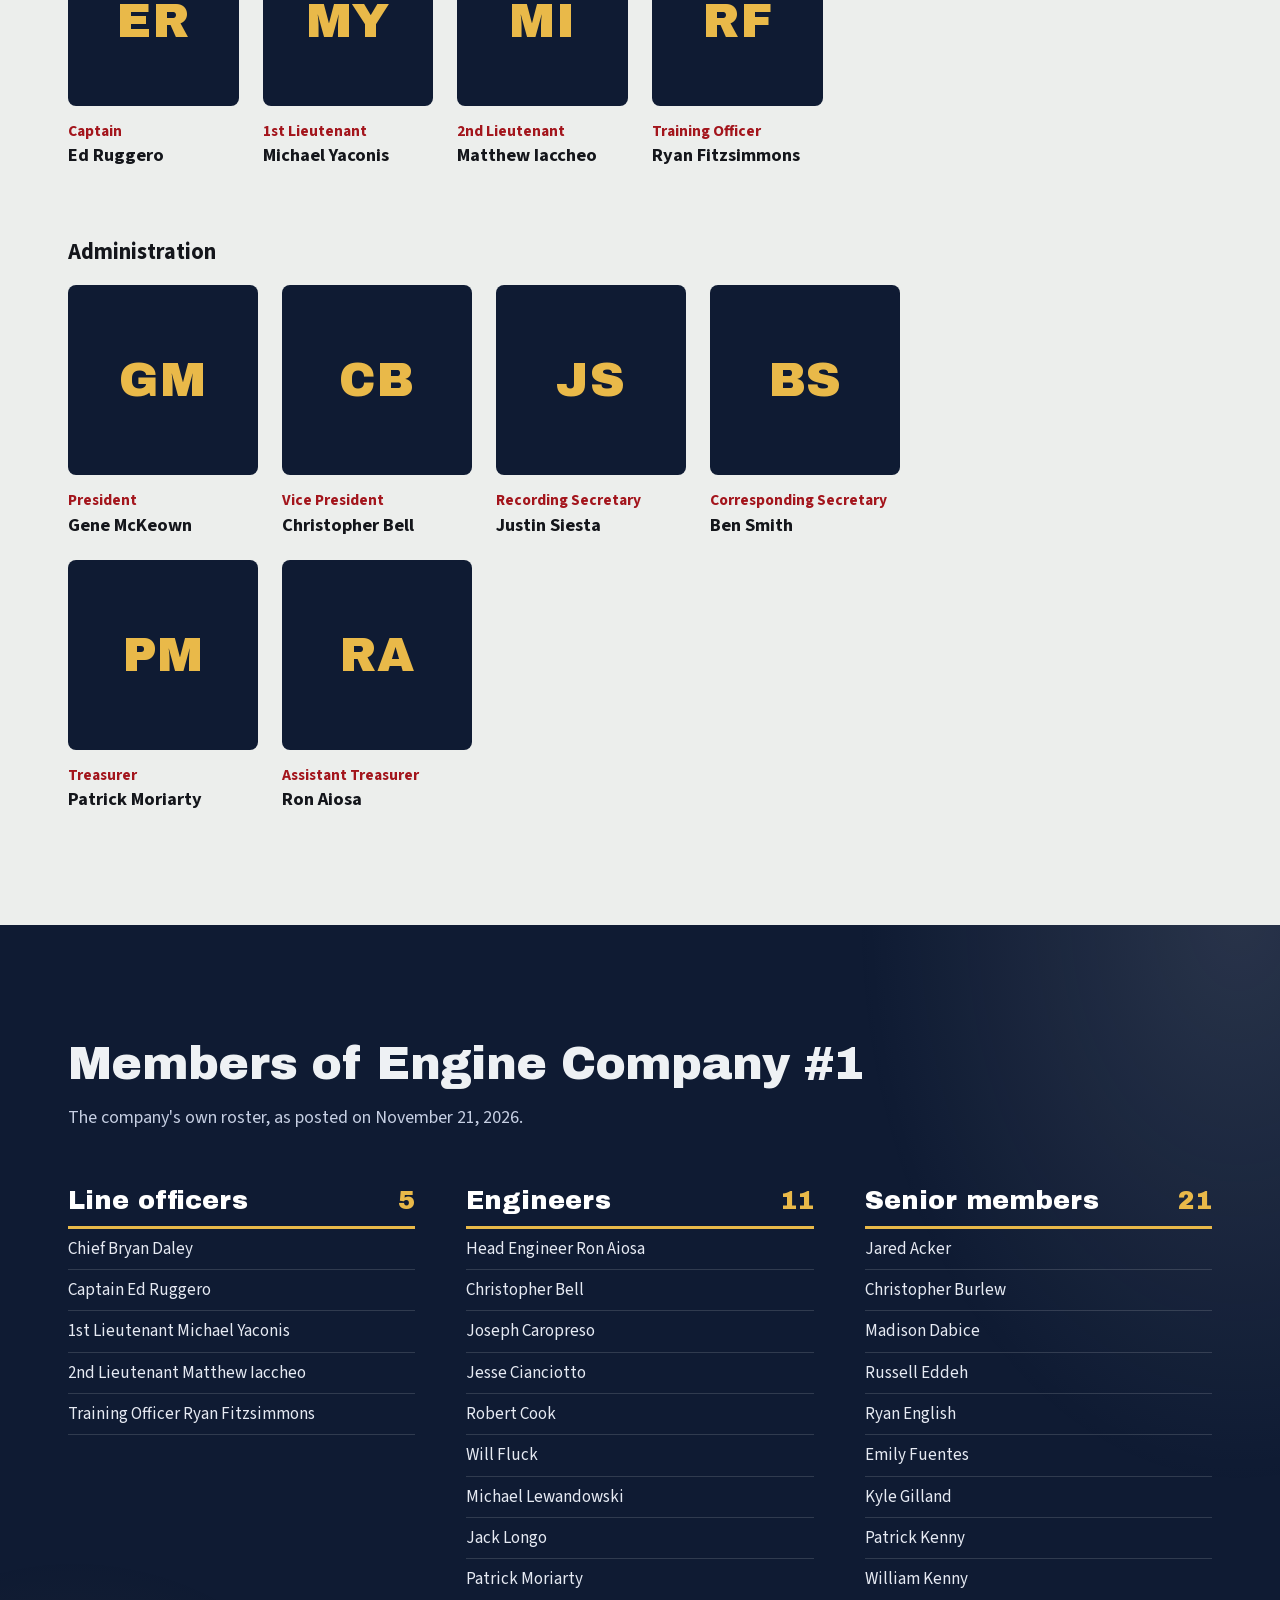
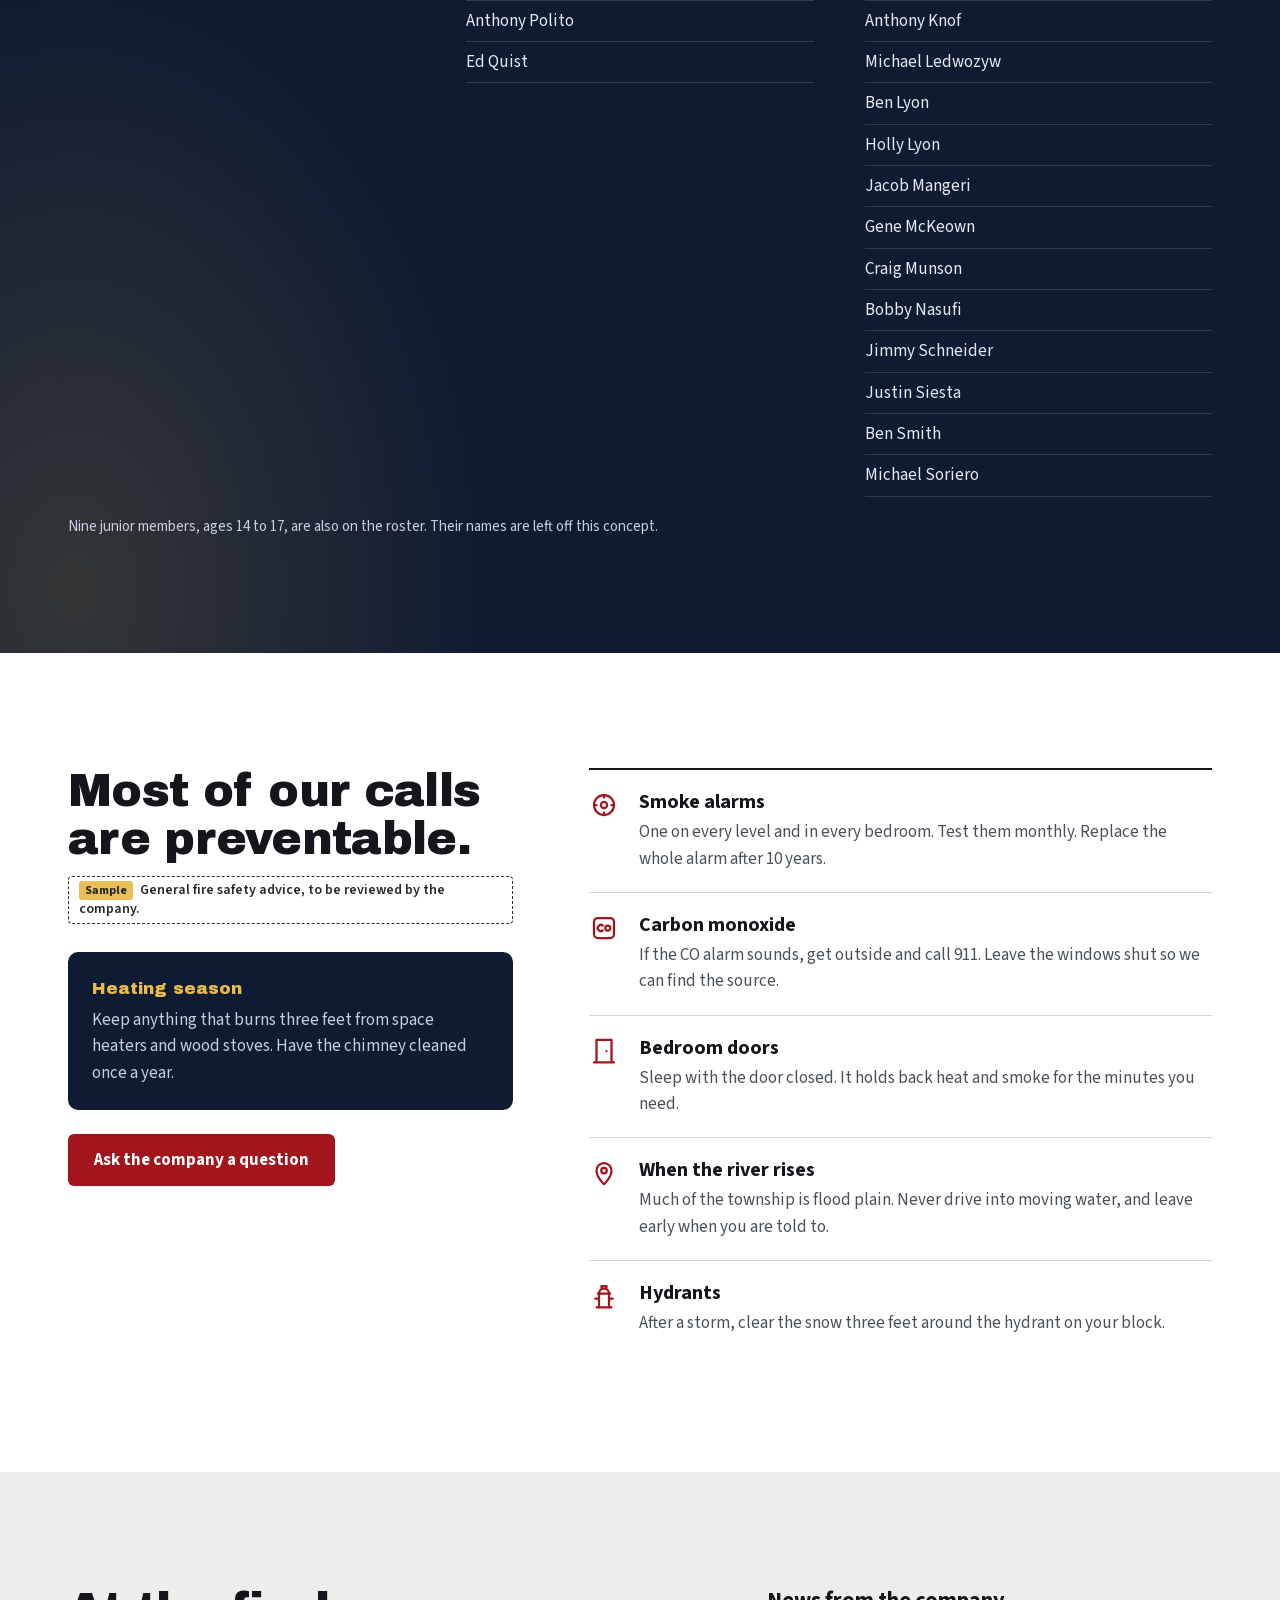
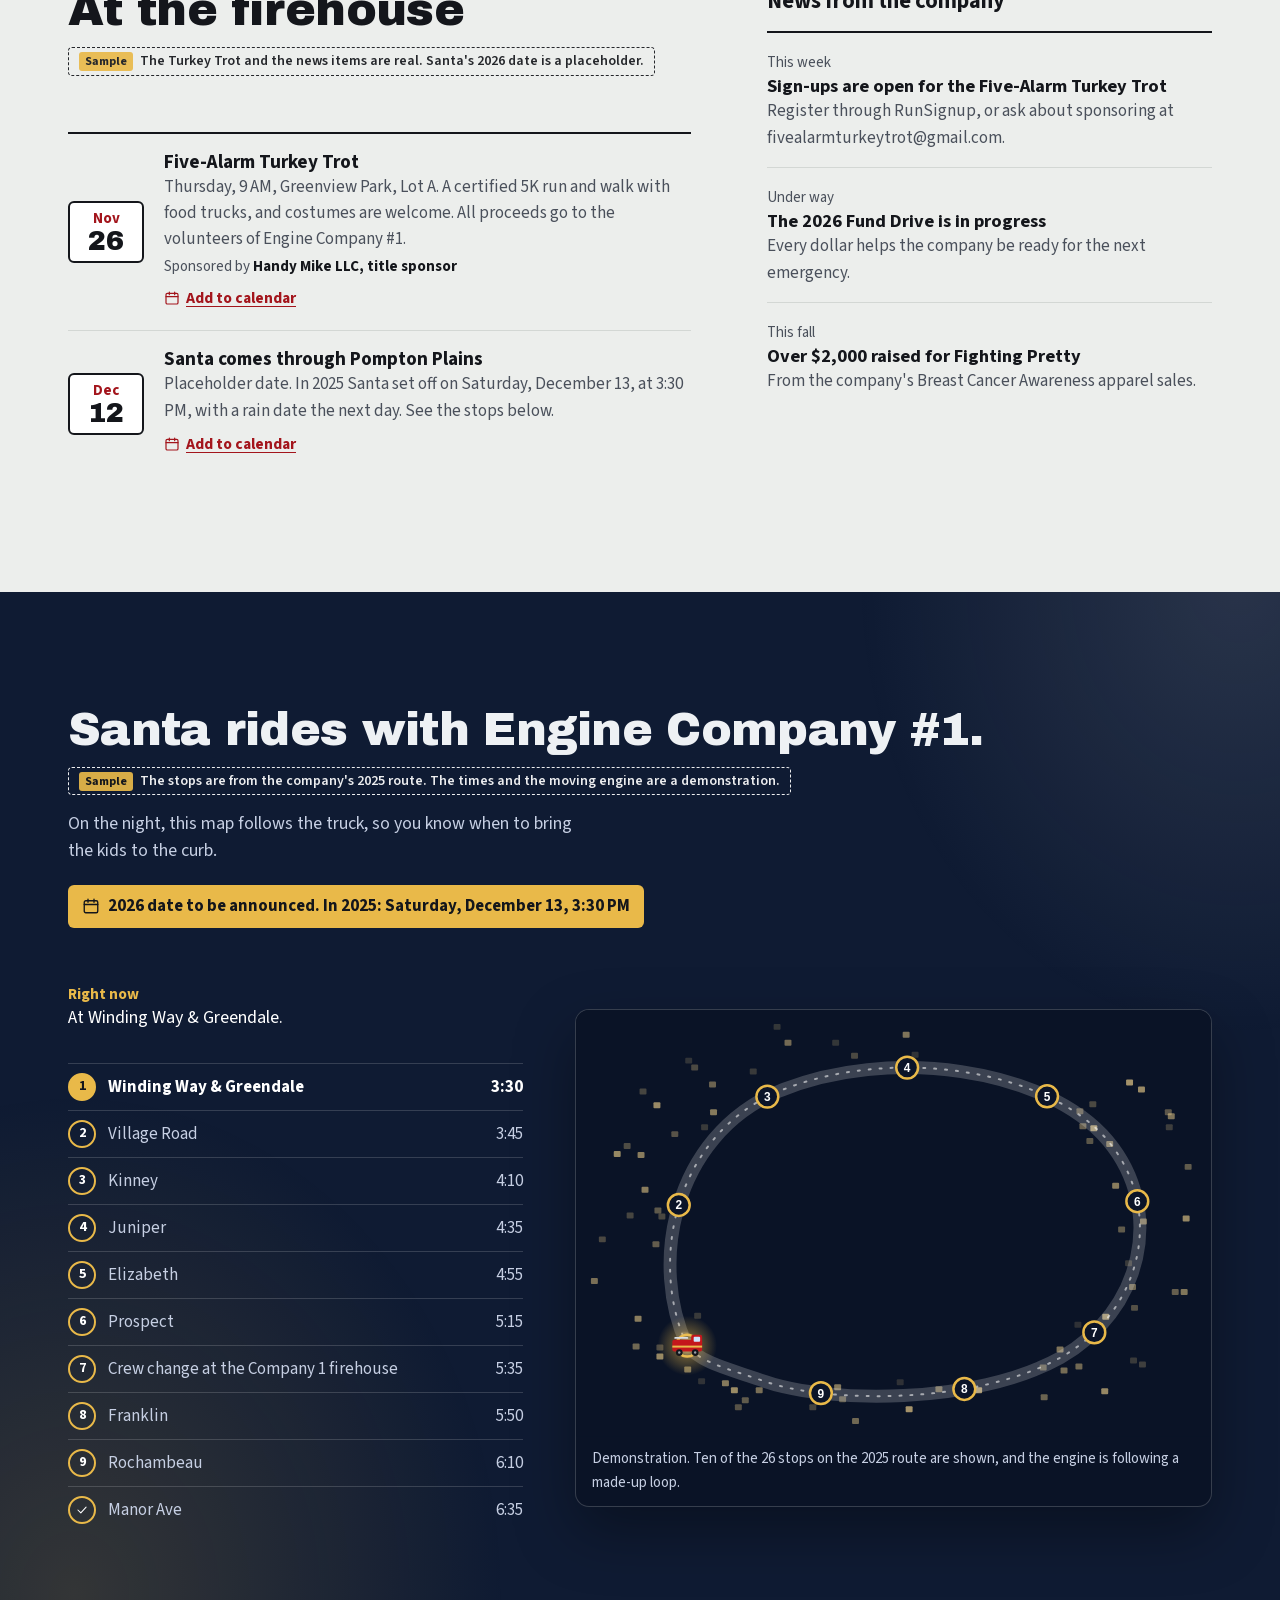
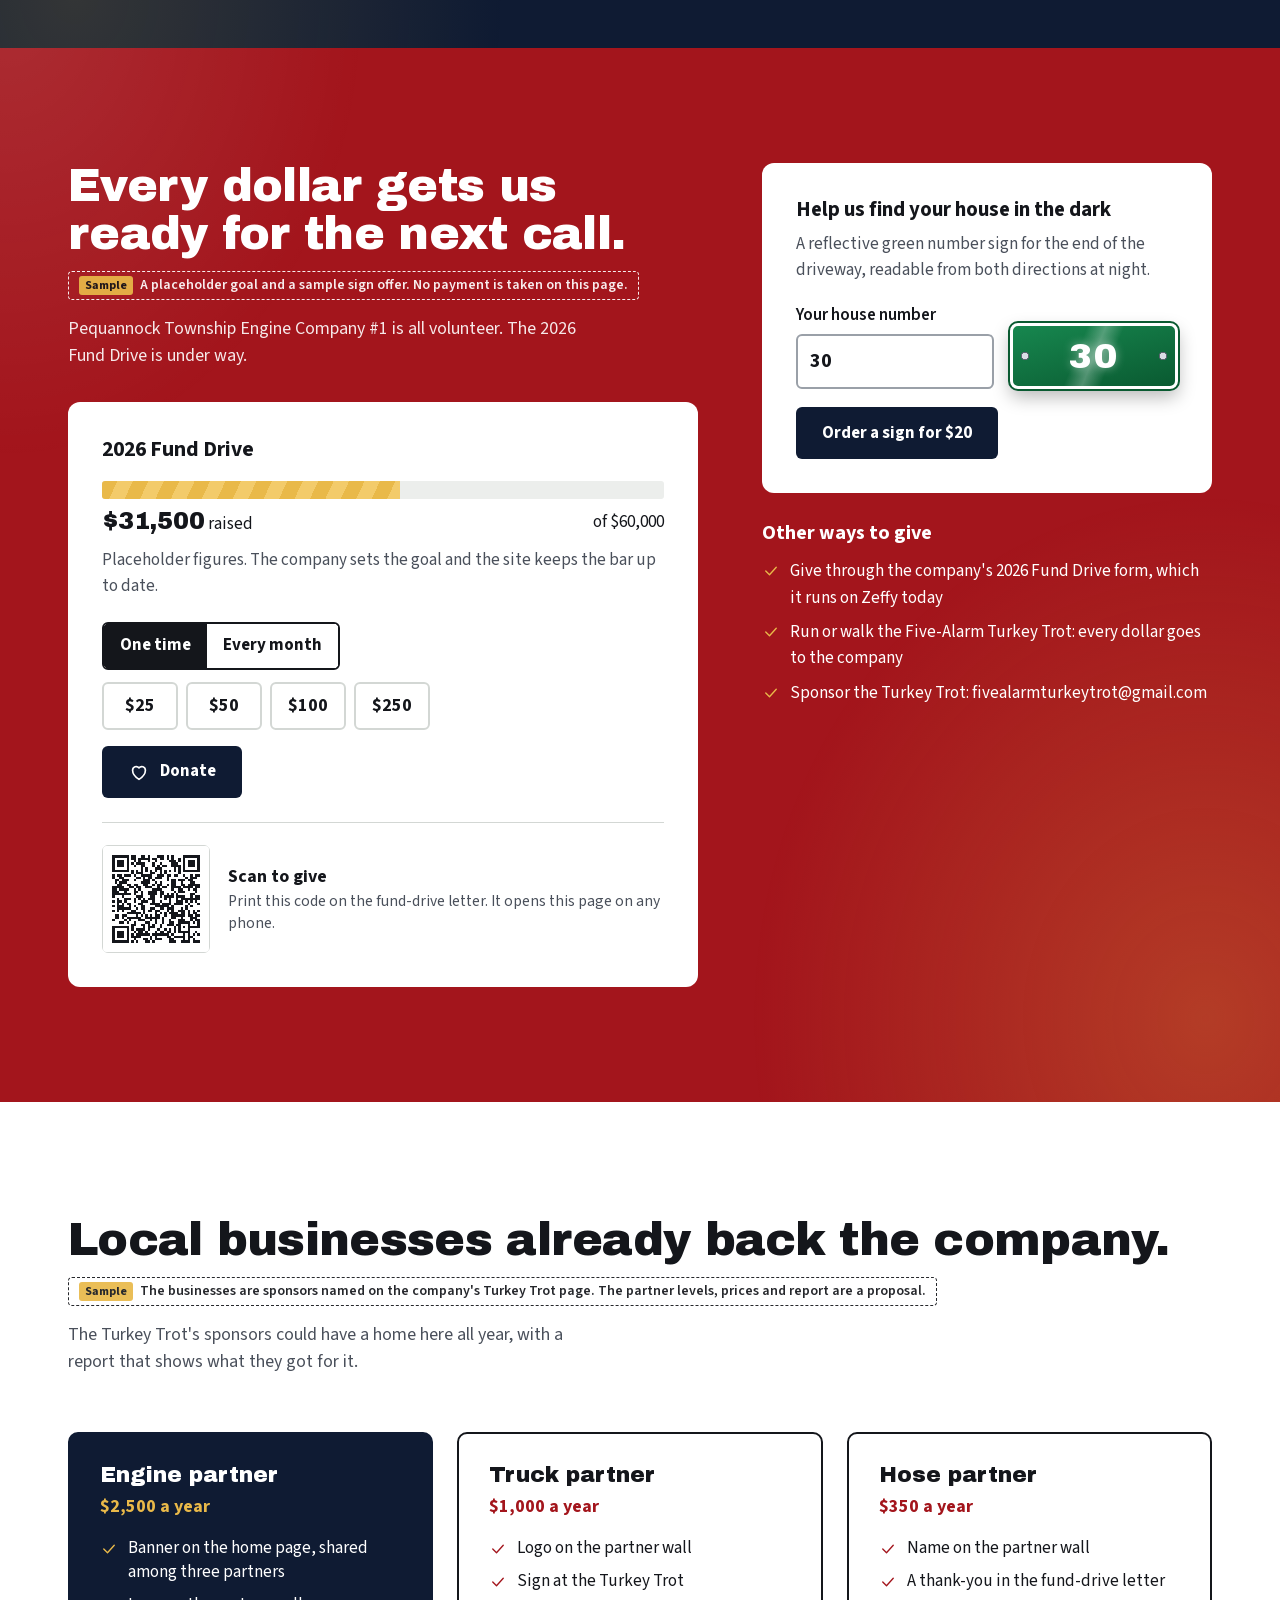
<file: pequannock-engine-1/design-1/index.html>
<!doctype html>
<html lang="en">
<head>
<meta charset="utf-8">
<meta name="viewport" content="width=device-width, initial-scale=1">
<title>Pequannock Township Engine Company #1 (website concept, not the official site)</title>
<meta name="description" content="A website concept prepared for Pequannock Township Engine Company #1. Not the company's official site.">
<meta name="theme-color" content="#0B1428">
<!-- Website concept: keeps search engines out. -->
<meta name="robots" content="noindex, nofollow">
<link rel="icon" href="favicon.ico" sizes="any">
<link rel="apple-touch-icon" href="images/icons/apple-touch-icon.png">
<!--FONTS--><link rel="stylesheet" href="css/fonts.css"><!--/FONTS-->
<!--CSS--><link rel="stylesheet" href="css/site.css"><!--/CSS-->
</head>
<body>
<a class="skip" href="#main">Skip to content</a>
<div id="app"></div>
<noscript><p style="padding:24px;font:18px/1.5 system-ui,sans-serif">In an emergency, call 911. This site needs JavaScript to show the rest of its pages.</p></noscript>
<!--JS-->
<script src="data/site.js"></script>
<script src="js/art.js"></script>
<script src="js/fx.js"></script>
<script src="js/welcome.js"></script>
<script src="js/plus.js"></script>
<script src="js/site.js"></script>
<!--/JS-->
</body>
</html>
</file>
<file: css/fonts.css>
/* Self-hosted fonts (SIL Open Font License; see fonts/OFL-*.txt). */
@font-face { font-family: "Archivo Black"; src: url("../fonts/archivo-black.woff") format("woff"); font-weight: 400; font-display: swap; }
@font-face { font-family: "Bitter"; src: url("../fonts/bitter-black.woff") format("woff"); font-weight: 900; font-display: swap; }
@font-face { font-family: "Source Sans 3"; src: url("../fonts/source-sans-3-400.woff") format("woff"); font-weight: 400; font-display: swap; }
@font-face { font-family: "Source Sans 3"; src: url("../fonts/source-sans-3-600.woff") format("woff"); font-weight: 600; font-display: swap; }
@font-face { font-family: "Source Sans 3"; src: url("../fonts/source-sans-3-700.woff") format("woff"); font-weight: 700; font-display: swap; }
</file>
<file: css/site.css>
/* ==========================================================================
   Fire company template
   Ground: engine red, blue-hour navy, gold leaf, bay-floor concrete.
   Type: Archivo Black (block lettering), Source Sans 3 (text),
         Bitter Black (painted lettering inside the artwork).
   Colors marked "set by data" are overwritten from data/site.js.
   ========================================================================== */
:root {
  --accent: #C4161C;        /* set by data */
  --accent-deep: #8E0F14;   /* set by data */
  --dusk: #0F1B33;
  --night: #0B1428;
  --dusk-2: #16264A;
  --gold: #E9B949;
  --gold-deep: #A8791F;
  --lime: #D9E14B;
  --white: #FFFFFF;
  --concrete: #ECEEEC;
  --ink: #14161B;
  --ink-2: #4A505B;
  --line: #D3D7D4;
  --on-dusk-2: #C6CFE3;
  --display: "Archivo Black", "Arial Black", Impact, sans-serif;
  --text: "Source Sans 3", system-ui, -apple-system, "Segoe UI", Roboto, sans-serif;
  --letter: "Bitter", Rockwell, Georgia, serif;
  --wrap: 1240px;
  --gutter: clamp(18px, 4vw, 48px);
  --pad: clamp(64px, 9vw, 128px);
  --ease: cubic-bezier(.2, .7, .2, 1);
}

*, *::before, *::after { box-sizing: border-box; }
html { -webkit-text-size-adjust: 100%; scroll-behavior: smooth; scroll-padding-top: 96px; }
body { margin: 0; background: var(--white); color: var(--ink); font: 400 1.0625rem/1.55 var(--text); overflow-x: clip; }
svg { display: block; max-width: 100%; }
img, video { display: block; max-width: 100%; height: auto; }
a { color: inherit; }
h1, h2, h3, p, ul, ol, dl, dd, figure { margin: 0; }
ul, ol { padding: 0; list-style: none; }
h1, h2 { font-family: var(--display); font-weight: 400; letter-spacing: -.015em; text-wrap: balance; }
h1 { font-size: clamp(2.2rem, 4.7vw, 4.1rem); line-height: 1; }
h2 { font-size: clamp(1.85rem, 3.6vw, 3.1rem); line-height: 1.04; }
h3 { font: 700 1.25rem/1.25 var(--text); }
button, input, select, textarea { font: inherit; color: inherit; }
:focus-visible { outline: 3px solid var(--gold); outline-offset: 3px; border-radius: 4px; box-shadow: 0 0 0 6px var(--ink); }
.wrap { width: 100%; max-width: var(--wrap); margin-inline: auto; padding-inline: var(--gutter); }
.skip { position: absolute; left: -9999px; top: 8px; z-index: 300; padding: 10px 16px; border-radius: 6px; background: var(--white); color: var(--ink); font-weight: 700; }
.skip:focus { left: 8px; }
.vh { position: absolute; width: 1px; height: 1px; overflow: hidden; clip-path: inset(50%); white-space: nowrap; }
.ic { width: 22px; height: 22px; flex: none; }
.lede { max-width: 58ch; margin-top: 16px; color: var(--ink-2); font-size: clamp(1.1rem, 1.4vw, 1.25rem); line-height: 1.5; }
.head { margin-bottom: clamp(32px, 4.5vw, 56px); }

.band { padding-block: var(--pad); }
.band--concrete { background: var(--concrete); }
.band--dusk { background: var(--dusk); color: var(--white); }
.band--dusk .lede { color: var(--on-dusk-2); }
.band--accent { background: var(--accent); color: var(--white); }

/* Buttons are plates: squared corners, like a unit number on a rig. */
.btn { display: inline-flex; align-items: center; justify-content: center; gap: 10px; min-height: 52px; padding: 12px 24px; border: 2px solid transparent; border-radius: 6px; background: var(--accent); color: var(--white); font-weight: 700; font-size: 1.0625rem; line-height: 1.2; text-decoration: none; cursor: pointer; transition: transform .15s var(--ease), background-color .15s; }
.btn:hover { transform: translateY(-2px); }
.btn:active { transform: none; }
.btn--gold { background: var(--gold); color: var(--ink); }
.btn--dusk { background: var(--dusk); color: var(--white); }
.btn--ghost { border-color: rgba(255, 255, 255, .55); background: transparent; color: var(--white); }
.btn--ghost:hover { background: rgba(255, 255, 255, .1); }
.btn--line { border-color: var(--ink); background: transparent; color: var(--ink); }
.btn--small { min-height: 42px; padding: 8px 16px; font-size: 1rem; }
.link { color: var(--accent); font-weight: 700; text-underline-offset: 4px; text-decoration-thickness: 2px; background: none; border: 0; padding: 0; cursor: pointer; text-decoration-line: underline; }
.link:hover { text-decoration-thickness: 3px; }
.band--dusk .link { color: var(--gold); }
.plate { display: inline-block; padding: 3px 8px 2px; border-radius: 3px; background: var(--dusk); color: var(--gold); font: 400 .8125rem/1.3 var(--display); letter-spacing: .03em; }

/* ---------- sample label (demo sites only) ---------- */
.sample-bar { background: var(--gold); color: var(--ink); font-size: .875rem; font-weight: 600; text-align: center; }
.sample-bar .wrap { padding-block: 5px; }
@media (min-width: 621px) { #app:has(.sample-bar) .hero { height: clamp(540px, calc(100vh - 190px), 860px); } }

/* ---------- emergency strip and header ---------- */
.strip { background: var(--night); color: var(--white); font-size: .9688rem; }
.strip .wrap { display: flex; align-items: center; justify-content: space-between; gap: 16px; min-height: 40px; }
.strip strong { display: inline-flex; align-items: center; gap: 9px; }
.strip strong::before { content: ""; width: 9px; height: 9px; border-radius: 50%; background: var(--lime); }
.strip-right { display: flex; align-items: center; gap: 20px; }
.strip a, .strip button { color: var(--white); text-underline-offset: 3px; }
.strip button { display: inline-flex; align-items: center; gap: 6px; padding: 4px 0; border: 0; background: none; font-weight: 600; cursor: pointer; text-decoration: underline; }
.strip .ic { width: 16px; height: 16px; }

.site-header { position: sticky; top: 0; z-index: 100; background: var(--white); border-bottom: 1px solid var(--line); transition: box-shadow .2s; }
.site-header.is-stuck { box-shadow: 0 8px 24px rgba(15, 27, 51, .12); }
.site-header .wrap { display: flex; align-items: center; gap: 24px; min-height: 76px; }
.brand { display: flex; align-items: center; gap: 12px; margin-right: auto; text-decoration: none; }
.brand .art-emblem { width: 54px; height: 54px; flex: none; }
.brand b { display: block; font: 400 1.0625rem/1.1 var(--display); letter-spacing: -.01em; }
.brand span span { display: block; margin-top: 3px; color: var(--ink-2); font-size: .875rem; line-height: 1.2; }
.nav { display: flex; align-items: center; gap: 4px; }
.nav a { padding: 10px 11px; border-radius: 6px; font-weight: 600; text-decoration: none; }
.nav a:hover { background: var(--concrete); }
.nav-toggle { display: none; align-items: center; gap: 8px; min-height: 44px; padding: 8px 12px; border: 2px solid var(--ink); border-radius: 6px; background: none; font-weight: 700; cursor: pointer; }

/* ---------- site-wide notice ---------- */
.alert { background: var(--lime); color: var(--ink); font-weight: 600; }
.alert .wrap { display: flex; align-items: center; gap: 10px; min-height: 44px; padding-block: 8px; }
.alert .ic { width: 20px; height: 20px; }
.alert a { font-weight: 700; text-underline-offset: 3px; }

/* ---------- hero ---------- */
.hero { position: relative; display: flex; flex-direction: column; height: clamp(580px, calc(100vh - 160px), 940px); overflow: hidden; background: var(--night); color: var(--white); text-align: center; border-bottom: 6px solid var(--gold); }
.hero-copy { position: relative; z-index: 2; padding-top: clamp(28px, 4.5vh, 56px); }
.hero--photo { display: block; height: clamp(560px, calc(100vh - 160px), 860px); text-align: left; }
.hero-img { position: absolute; inset: 0; width: 100%; height: 100%; max-width: none; object-fit: cover; object-position: 50% 44%; animation: heroIn 7s var(--ease) both; }
@keyframes heroIn { from { transform: scale(1.07); } to { transform: scale(1); } }
.hero-shade { position: absolute; inset: 0; background: linear-gradient(0deg, rgba(11, 20, 40, .96) 0%, rgba(11, 20, 40, .84) 24%, rgba(11, 20, 40, .3) 52%, rgba(11, 20, 40, 0) 70%), linear-gradient(90deg, rgba(11, 20, 40, .8) 0%, rgba(11, 20, 40, .55) 30%, rgba(11, 20, 40, 0) 64%); }
.hero--photo .hero-copy { position: absolute; left: 0; right: 0; bottom: 0; padding-top: 0; padding-bottom: clamp(36px, 6vh, 72px); }
.hero h1 { max-width: 21ch; margin-inline: auto; }
.hero-copy p { max-width: 60ch; margin: 18px auto 0; color: var(--on-dusk-2); font-size: clamp(1.1rem, 1.5vw, 1.3rem); line-height: 1.45; }
.hero-cta { display: flex; flex-wrap: wrap; justify-content: center; gap: 12px; margin-top: 26px; }
.hero--photo h1 { max-width: 16ch; margin-inline: 0; text-shadow: 0 2px 24px rgba(11, 20, 40, .5); }
.hero--photo .hero-copy p { max-width: 44ch; margin-inline: 0; color: #E6EAF3; }
.hero--photo .hero-cta { justify-content: flex-start; }
.hero-scene { position: relative; z-index: 1; flex: 1; min-height: 240px; margin-top: 8px; }
.hero-scene .art-station { position: absolute; inset: 0; width: 100%; height: 100%; max-width: none; overflow: visible; }
.hero-pause { position: absolute; right: var(--gutter); bottom: 14px; z-index: 3; display: inline-flex; align-items: center; gap: 6px; min-height: 36px; padding: 6px 12px; border: 1px solid rgba(255, 255, 255, .4); border-radius: 6px; background: rgba(11, 20, 40, .7); color: var(--white); font-size: .875rem; font-weight: 600; cursor: pointer; }
.hero-pause .ic { width: 15px; height: 15px; }

/* The one orchestrated moment: the bay doors roll up, then the lights come on. */
.baydoor { animation: doorUp 2.1s cubic-bezier(.55, .05, .2, 1) calc(.5s + var(--i) * .32s) both; }
@keyframes doorUp { from { transform: translateY(0); } to { transform: translateY(-238px); } }
.redglow { opacity: 0; animation: glow 1.5s ease-in-out 3.4s infinite alternate; }
@keyframes glow { from { opacity: 0; } to { opacity: .8; } }
.beacon--a { animation: beacon 1.5s ease-in-out 3.4s infinite alternate; }
.beacon--b { animation: beacon 1.5s ease-in-out 3.4s infinite alternate-reverse; }
@keyframes beacon { from { opacity: .35; } to { opacity: 1; } }
.spill { opacity: 0; animation: spill 2s ease-out 1s forwards; }
@keyframes spill { to { opacity: 1; } }
.no-intro .baydoor { animation: none; transform: translateY(-238px); }
.no-intro .spill { animation: none; opacity: 1; }
.is-still .redglow, .is-still .beacon--a, .is-still .beacon--b { animation: none; opacity: 1; }
.is-still .redglow { opacity: .35; }

/* ---------- partner banner ---------- */
.pb { padding-block: 22px; background: var(--white); }
.pb-frame { position: relative; display: grid; overflow: hidden; border-radius: 10px; background: var(--dusk); }
.pb-ad { grid-area: 1 / 1; display: grid; grid-template-columns: auto 1fr auto; align-items: center; gap: clamp(16px, 3vw, 40px); min-height: 112px; padding: 18px clamp(18px, 3vw, 36px); padding-right: clamp(18px, 3vw, 36px); background: linear-gradient(100deg, var(--from) 0%, var(--from) 30%, var(--to) 100%); color: #fff; text-decoration: none; opacity: 0; visibility: hidden; transition: opacity .6s var(--ease), visibility 0s linear .6s; }
.pb-ad.is-active { opacity: 1; visibility: visible; transition: opacity .6s var(--ease), visibility 0s; }
.pb-ad:focus-visible { outline-offset: -4px; }
.pb-mark { padding-right: clamp(16px, 3vw, 40px); border-right: 2px solid color-mix(in srgb, var(--ac) 60%, transparent); font-family: var(--letter); font-weight: 900; line-height: 1.02; }
.pb-mark { display: flex; align-items: center; gap: 14px; }
.pb-logo { width: 52px; height: 52px; flex: none; }
.pb-mark b { display: block; font-size: clamp(1.15rem, 2vw, 1.6rem); letter-spacing: .01em; }
.pb-mark i { display: block; color: var(--ac); font-style: normal; font-size: clamp(.85rem, 1.2vw, 1rem); letter-spacing: .14em; text-transform: uppercase; }
.pb-copy strong { display: block; font-size: clamp(1.1rem, 1.9vw, 1.5rem); line-height: 1.15; }
.pb-copy span { display: block; margin-top: 4px; opacity: .88; }
.pb-cta { padding: 11px 18px; border-radius: 6px; background: var(--ac); color: #14161B; font-weight: 700; white-space: nowrap; }
.pb-bar { display: flex; align-items: center; justify-content: space-between; gap: 12px; margin-top: 8px; color: var(--ink-2); font-size: .875rem; }
.pb-ctrl { display: flex; align-items: center; gap: 6px; }
.pb-dot { width: 26px; height: 26px; padding: 0; border: 0; background: none; cursor: pointer; }
.pb-dot::before { content: ""; display: block; width: 10px; height: 10px; margin: auto; border-radius: 50%; border: 2px solid var(--ink-2); }
.pb-dot[aria-current="true"]::before { background: var(--ink); border-color: var(--ink); }
.pb-pause { display: inline-flex; align-items: center; justify-content: center; width: 30px; height: 30px; padding: 0; border: 1px solid var(--line); border-radius: 6px; background: var(--white); cursor: pointer; }
.pb-pause .ic { width: 14px; height: 14px; }

/* ---------- resident tasks ---------- */
.tasks { padding-block: clamp(40px, 6vw, 80px) var(--pad); }
.task-grid { display: grid; grid-template-columns: repeat(3, 1fr); column-gap: clamp(24px, 4vw, 56px); }
.task { display: grid; grid-template-columns: auto 1fr; gap: 6px 16px; padding-block: 24px; border-top: 2px solid var(--ink); }
.task .ic { width: 30px; height: 30px; margin-top: 2px; color: var(--accent); }
.task p { color: var(--ink-2); }
.task .link { justify-self: start; margin-top: 6px; }
.task > div { display: grid; gap: 4px; }

/* ---------- calls ---------- */
.calls-grid { display: grid; grid-template-columns: 5fr 7fr; gap: clamp(32px, 6vw, 88px); align-items: start; }
.calls-total { display: flex; align-items: baseline; flex-wrap: wrap; gap: 6px 16px; }
.calls-total b { color: var(--accent); font: 400 clamp(4rem, 8.4vw, 6.6rem)/.85 var(--display); letter-spacing: -.04em; }
.calls-total span { max-width: 14ch; font: 400 clamp(1.3rem, 2.2vw, 1.75rem)/1.05 var(--display); }
.calls-note { margin-top: 14px; color: var(--ink-2); }
.bars { display: grid; gap: 9px; margin-top: 28px; }
.bar { display: grid; grid-template-columns: 11.5em 1fr 2.4em; align-items: center; gap: 12px; font-size: 1rem; }
.bar i { display: block; height: 12px; border-radius: 2px; background: var(--accent); }
.bar b { text-align: right; font-variant-numeric: tabular-nums; }
.runlog { width: 100%; border-collapse: collapse; }
.runlog caption { margin-bottom: 14px; text-align: left; font: 700 1.25rem/1.25 var(--text); }
.runlog th { padding: 0 12px 10px 0; border-bottom: 2px solid var(--ink); text-align: left; font-size: .9375rem; font-weight: 600; color: var(--ink-2); }
.runlog td { padding: 14px 12px 14px 0; border-bottom: 1px solid var(--line); vertical-align: top; }
.runlog td:first-child { white-space: nowrap; color: var(--ink-2); font-variant-numeric: tabular-nums; }
.runlog td:nth-child(2) { font-weight: 700; }
.runlog td:last-child { padding-right: 0; white-space: nowrap; }
.runlog .plate + .plate { margin-left: 4px; }
.calls-foot { margin-top: 14px; color: var(--ink-2); font-size: .9375rem; }

/* ---------- join ---------- */
.join-top { display: grid; grid-template-columns: 7fr 5fr; gap: clamp(28px, 5vw, 72px); align-items: center; }
.join-top h2 { font-size: clamp(2.1rem, 4.6vw, 4rem); }
.coat-try { margin-top: 28px; }
.coat-try label { display: block; margin-bottom: 8px; font-weight: 600; }
.coat-row { display: flex; flex-wrap: wrap; gap: 12px; }
.coat-row input { flex: 1 1 200px; max-width: 280px; min-height: 52px; padding: 10px 14px; border: 2px solid rgba(255, 255, 255, .5); border-radius: 6px; background: rgba(255, 255, 255, .06); color: var(--white); font-weight: 600; }
.coat-row input::placeholder { color: rgba(255, 255, 255, .55); }
.perks { display: flex; flex-wrap: wrap; gap: 8px 24px; margin-top: 24px; color: var(--on-dusk-2); }
.perks li { display: flex; align-items: center; gap: 8px; }
.perks .ic { width: 18px; height: 18px; color: var(--gold); }
.coat-fig { position: relative; width: min(100%, 500px); margin-inline: auto; }
.coat-fig .art-coat { width: 100%; filter: drop-shadow(0 26px 30px rgba(0, 0, 0, .45)); }
.art-coat-fx { position: absolute; inset: 0; width: 100%; height: 100%; pointer-events: none; will-change: transform; }
.coat-glint { opacity: 0; }   /* shown and moved by the motion block below */

/* The gear photo. Typing a surname letters it onto the coat's name panel and moves the view in on it. */
.join-top--photo { grid-template-columns: 5fr 7fr; }
.join-top--photo h2 { font-size: clamp(2rem, 3.7vw, 3.25rem); }
.gear { min-width: 0; }
.gear-view { position: relative; overflow: hidden; aspect-ratio: var(--ar, 4 / 3); border-radius: 10px; background: #15171C; box-shadow: 0 30px 60px rgba(0, 0, 0, .45); }
.gear-stage { position: relative; transform-origin: 0 0; transition: transform 1.1s var(--ease); }
.gear-stage img { width: 100%; height: auto; }
.gear-name { position: absolute; inset: 0; width: 100%; height: 100%; max-width: none; opacity: 0; transition: opacity .3s; }
.gear-letters { font-family: Arial, "Helvetica Neue", Helvetica, "Liberation Sans", Roboto, sans-serif; font-weight: 700; letter-spacing: .7px; }
.gear.has-name .gear-name { opacity: 1; }
.gear.is-zoomed .gear-stage { transform: scale(var(--zs, 1)) translate(var(--zx, 0), var(--zy, 0)); }
.gear-zoom { position: absolute; right: 12px; bottom: 12px; display: inline-flex; align-items: center; gap: 6px; min-height: 36px; padding: 6px 12px; border: 1px solid rgba(255, 255, 255, .4); border-radius: 6px; background: rgba(11, 20, 40, .8); color: var(--white); font: inherit; font-size: .875rem; font-weight: 600; cursor: pointer; }
.gear-zoom:hover { background: rgba(11, 20, 40, .95); }
.gear-zoom .ic { width: 15px; height: 15px; }
.gear figcaption { min-height: 1.5em; margin-top: 12px; color: var(--on-dusk-2); font-size: .9375rem; }
.join-mid { display: grid; grid-template-columns: 7fr 5fr; gap: clamp(28px, 5vw, 72px); align-items: start; margin-top: clamp(56px, 8vw, 104px); }
.film video { width: 100%; aspect-ratio: 16 / 9; border-radius: 10px; background: #000; }
.film figcaption { margin-top: 10px; color: var(--on-dusk-2); font-size: .9375rem; }
.steps h3 { margin-bottom: 18px; font-size: 1.4rem; }
.steps li { display: grid; grid-template-columns: 44px 1fr; gap: 0 14px; padding-block: 16px; border-top: 1px solid rgba(255, 255, 255, .18); }
.steps li > b { color: var(--gold); font: 400 1.9rem/1 var(--display); }
.steps strong { display: block; font-size: 1.125rem; }
.steps span { color: var(--on-dusk-2); }
.roles { display: grid; grid-template-columns: repeat(6, 1fr); gap: clamp(16px, 2.4vw, 32px); margin-top: clamp(56px, 8vw, 104px); }
.roles-title { grid-column: 1 / -1; font: 700 1.4rem/1.2 var(--text); }
.role .art-shield { width: 74px; margin-bottom: 12px; }
.role strong { display: block; }
.role span { color: var(--on-dusk-2); font-size: .9688rem; line-height: 1.4; display: block; margin-top: 2px; }

.faq { display: grid; grid-template-columns: 5fr 7fr; gap: clamp(20px, 5vw, 72px); margin-top: clamp(56px, 8vw, 104px); }
.faq h3 { font-size: 1.4rem; }
.faq details { border-top: 1px solid rgba(255, 255, 255, .18); }
.faq details:last-child { border-bottom: 1px solid rgba(255, 255, 255, .18); }
.faq summary { display: flex; align-items: center; justify-content: space-between; gap: 16px; padding-block: 16px; font-weight: 700; font-size: 1.125rem; cursor: pointer; list-style: none; }
.faq summary::-webkit-details-marker { display: none; }
.faq summary::after { content: "+"; flex: none; width: 28px; height: 28px; border-radius: 4px; background: rgba(255, 255, 255, .1); color: var(--gold); font: 400 1.2rem/28px var(--display); text-align: center; }
.faq details[open] summary::after { content: "\2212"; }
.faq details p { max-width: 60ch; padding-bottom: 18px; color: var(--on-dusk-2); }

/* ---------- apparatus ---------- */
.rig-tabs { display: flex; flex-wrap: wrap; gap: 8px; margin-bottom: 18px; }
.rig-tab { display: inline-flex; align-items: center; gap: 10px; min-height: 48px; padding: 8px 16px 8px 8px; border: 2px solid var(--line); border-radius: 6px; background: var(--white); font-weight: 700; cursor: pointer; }
.rig-tab[aria-selected="true"] { border-color: var(--ink); background: var(--ink); color: var(--white); }
.rig-tab[aria-selected="true"] .plate { background: var(--gold); color: var(--ink); }
.rig-stage { display: grid; grid-template-columns: 1fr; border-radius: 12px; background: linear-gradient(180deg, var(--concrete) 0 78%, #DADEDB 78% 100%); overflow: hidden; }
.rig-stage .art-rig { width: min(100%, 980px); margin: clamp(8px, 2vw, 28px) auto 0; padding-inline: 12px; }
/* photo viewer, shared by stations and rigs */
.viewer { display: grid; grid-template-columns: 8fr 4fr; gap: clamp(20px, 3vw, 44px); align-items: start; }
.viewer-photo { border-radius: 12px; overflow: hidden; background: var(--dusk); }
.viewer-photo img { width: 100%; aspect-ratio: 16 / 9; object-fit: cover; }
.viewer-info h3 { font: 400 clamp(1.7rem, 3vw, 2.4rem)/1.05 var(--display); letter-spacing: -.015em; }
.viewer-info .rig-kind { margin-top: 6px; color: var(--accent); font-weight: 700; }
.viewer-info .rig-text { margin-top: 12px; color: var(--ink-2); font-size: 1.15rem; }
.specs.specs--stack { grid-template-columns: 1fr; margin-top: 20px; }
.specs .plate + .plate { margin-left: 4px; }
.band--concrete .rig-tab { border-color: #C3C8C5; }
.band--concrete .rig-tab[aria-selected="true"] { border-color: var(--ink); }
.fleet { margin-top: 24px; color: var(--ink-2); }
.rig-floor { height: 8px; background: repeating-linear-gradient(90deg, #E8C24A 0 46px, transparent 46px 80px); opacity: .9; margin-bottom: 18px; }
.rig-info { display: grid; grid-template-columns: 5fr 7fr; gap: clamp(24px, 5vw, 72px); margin-top: 28px; }
.rig-info h3 { font: 400 clamp(1.7rem, 3vw, 2.4rem)/1.05 var(--display); letter-spacing: -.015em; }
.rig-kind { margin-top: 6px; color: var(--accent); font-weight: 700; }
.rig-info p.rig-text { margin-top: 12px; font-size: 1.15rem; color: var(--ink-2); }
.specs { display: grid; grid-template-columns: 1fr 1fr; gap: 0 32px; }
.specs div { padding-block: 13px; border-top: 1px solid var(--line); }
.specs dt { color: var(--ink-2); font-size: .9375rem; }
.specs dd { font-weight: 700; font-size: 1.125rem; line-height: 1.3; }

/* ---------- officers ---------- */
.people { display: grid; grid-template-columns: repeat(6, 1fr); gap: clamp(14px, 2vw, 24px); }
.person .art-portrait, .person img { width: 100%; aspect-ratio: 300 / 340; object-fit: cover; border-radius: 8px; }
.person--photo img { aspect-ratio: 4 / 5; object-position: 50% 18%; }
.person figcaption { margin-top: 12px; }
.captains { display: grid; grid-template-columns: repeat(5, 1fr); gap: 0 clamp(14px, 2vw, 24px); }
.captains li { padding-block: 14px; border-top: 2px solid var(--ink); }
.captains span { display: block; color: var(--accent); font-weight: 700; font-size: .9688rem; }
.captains strong { font-size: 1.1rem; }
.person .rank { color: var(--accent); font-weight: 700; font-size: .9688rem; }
.person strong { display: block; font-size: 1.15rem; line-height: 1.2; }
.person .note { display: block; color: var(--ink-2); font-size: .9375rem; line-height: 1.35; }
.people-sub { margin: clamp(40px, 6vw, 72px) 0 20px; font: 700 1.4rem/1.2 var(--text); }
.people--admin { grid-template-columns: repeat(4, minmax(0, 190px)); }

/* The chief: a white card above the rest of the command staff. */
.chief { display: grid; grid-template-columns: minmax(0, 4fr) minmax(0, 8fr); gap: clamp(24px, 4vw, 56px); align-items: center; margin-bottom: clamp(40px, 6vw, 72px); padding: clamp(16px, 2.2vw, 28px); border-radius: 12px; background: var(--white); }
.chief--both { grid-template-columns: minmax(0, 9fr) minmax(0, 10fr) minmax(0, 6fr); gap: clamp(24px, 3.4vw, 48px); }
.chief figure img { width: 100%; aspect-ratio: 4 / 5; object-fit: cover; border-radius: 8px; }
.chief .chief-portrait img { aspect-ratio: 1 / 1; object-position: 50% 18%; }
.chief figcaption { margin-top: 10px; color: var(--ink-2); font-size: .9375rem; line-height: 1.4; }
.chief .rank { color: var(--accent); font-weight: 700; font-size: 1.0625rem; }
.chief h3 { margin-top: 2px; font: 400 clamp(1.8rem, 3vw, 2.6rem)/1.05 var(--display); letter-spacing: -.015em; }
.chief-words { margin: 0; }
.chief-words p { max-width: 58ch; margin-top: 16px; font-size: clamp(1.1rem, 1.4vw, 1.25rem); line-height: 1.5; }
.chief-facts { display: flex; flex-wrap: wrap; gap: 12px 44px; margin: 26px 0 0; padding-top: 18px; border-top: 2px solid var(--ink); }
.chief-facts dt { color: var(--ink-2); font-size: .9375rem; }
.chief-facts dd { margin: 0; font-weight: 700; font-size: 1.1rem; }

/* ---------- safety ---------- */
.safety-grid { display: grid; grid-template-columns: 5fr 7fr; gap: clamp(32px, 6vw, 88px); align-items: start; }
.season { margin-top: 28px; padding: 24px; border-radius: 10px; background: var(--dusk); color: var(--white); }
.season b { display: inline-block; margin-bottom: 8px; color: var(--gold); font: 400 1.05rem/1.2 var(--display); }
.season p { color: var(--on-dusk-2); }
.safety-grid .btn { margin-top: 24px; }
.tips li { display: grid; grid-template-columns: 34px 1fr; gap: 4px 16px; padding-block: 20px; border-top: 1px solid var(--line); }
.tips li:first-child { border-top: 2px solid var(--ink); }
.tips .ic { width: 30px; height: 30px; color: var(--accent); grid-row: span 2; }
.tips p { color: var(--ink-2); }

/* ---------- events and news ---------- */
.events-grid { display: grid; grid-template-columns: 7fr 5fr; gap: clamp(32px, 6vw, 88px); align-items: start; }
.event { display: grid; grid-template-columns: 76px 1fr; gap: 0 20px; align-items: center; padding-block: 16px; border-top: 1px solid var(--line); }
.event:first-child { border-top: 2px solid var(--ink); }
.event time { display: grid; justify-items: center; padding: 8px 0 6px; border-radius: 6px; background: var(--white); border: 2px solid var(--ink); line-height: 1; }
.event time span { font-weight: 700; font-size: .9375rem; color: var(--accent); }
.event time b { margin-top: 2px; font: 400 1.7rem/1 var(--display); }
.event strong { display: block; font-size: 1.2rem; line-height: 1.25; }
.event p { color: var(--ink-2); }
.event-sponsor { margin-top: 2px; font-size: .9375rem; }
.event-sponsor b { color: var(--ink); }
.news h3 { margin-bottom: 16px; font-size: 1.4rem; }
.news li { padding-block: 16px; border-top: 1px solid var(--line); }
.news li:first-child { border-top: 2px solid var(--ink); }
.news time { color: var(--ink-2); font-size: .9375rem; }
.news strong { display: block; font-size: 1.15rem; line-height: 1.25; }
.news p { color: var(--ink-2); }

/* ---------- support ---------- */
.support-grid { display: grid; grid-template-columns: 7fr 5fr; gap: clamp(28px, 5vw, 64px); align-items: start; }
.band--accent .lede { color: rgba(255, 255, 255, .9); }
.card { padding: clamp(22px, 3vw, 34px); border-radius: 12px; background: var(--white); color: var(--ink); }
.fund { margin-top: 32px; }
.fund h3 { font-size: 1.35rem; }
.meter { height: 18px; margin-top: 18px; border-radius: 3px; background: var(--concrete); overflow: hidden; }
.meter i { display: block; height: 100%; background: repeating-linear-gradient(115deg, var(--gold) 0 14px, #F3CB6A 14px 28px); }
.fund-nums { display: flex; justify-content: space-between; gap: 12px; margin-top: 10px; }
.fund-nums b { font: 400 1.5rem/1 var(--display); }
.fund-note { margin-top: 10px; color: var(--ink-2); }
.amounts { display: flex; flex-wrap: wrap; gap: 8px; margin-top: 22px; }
.amount { min-width: 76px; min-height: 48px; padding: 8px 14px; border: 2px solid var(--line); border-radius: 6px; background: var(--white); font-weight: 700; font-size: 1.125rem; cursor: pointer; }
.amount[aria-pressed="true"] { border-color: var(--ink); background: var(--ink); color: var(--white); }
.fund .btn { margin-top: 16px; }
.demo-note { margin-top: 12px; padding: 10px 14px; border-left: 4px solid var(--gold); background: #FBF4DF; color: var(--ink); font-size: .9688rem; }
.demo-note[hidden] { display: none; }
.hall { background: var(--dusk); color: var(--white); }
.hall h3 { font: 400 1.6rem/1.1 var(--display); }
.hall p { margin-top: 10px; color: var(--on-dusk-2); }
.hall .btn { margin-top: 20px; }

.support-side { display: grid; gap: 28px; }
.other h3 { font-size: 1.25rem; }
.other ul { display: grid; gap: 8px; margin-top: 12px; }
.other li { display: grid; grid-template-columns: 20px 1fr; gap: 8px; }
.other .ic { width: 18px; height: 18px; margin-top: 4px; color: var(--gold); }

/* ---------- photo gallery (shown when data has photos) ---------- */
.gallery { display: grid; grid-template-columns: repeat(3, 1fr); gap: clamp(10px, 1.6vw, 20px); }
.gallery li:first-child { grid-column: span 2; grid-row: span 2; }
.gallery img { width: 100%; height: 100%; aspect-ratio: 4 / 3; object-fit: cover; border-radius: 8px; }
.gallery figcaption { margin-top: 6px; color: var(--ink-2); font-size: .9375rem; }

/* ---------- partners ---------- */
.tiers { display: grid; grid-template-columns: repeat(3, 1fr); gap: clamp(14px, 2vw, 24px); align-items: stretch; }
.tier { padding: clamp(20px, 2.6vw, 30px); border: 2px solid var(--ink); border-radius: 10px; }
.tier:first-child { background: var(--dusk); border-color: var(--dusk); color: var(--white); }
.tier h3 { font: 400 1.35rem/1.1 var(--display); }
.tier .price { margin-top: 6px; font-weight: 700; color: var(--accent); font-size: 1.125rem; }
.tier:first-child .price { color: var(--gold); }
.tier ul { margin-top: 16px; display: grid; gap: 9px; }
.tier li { display: grid; grid-template-columns: 20px 1fr; gap: 8px; line-height: 1.4; }
.tier .ic { width: 18px; height: 18px; margin-top: 3px; color: var(--accent); }
.tier:first-child .ic { color: var(--gold); }
.wall-title { margin: clamp(40px, 6vw, 72px) 0 18px; font: 700 1.4rem/1.2 var(--text); }
.wall { display: grid; grid-template-columns: repeat(3, 1fr); border-top: 2px solid var(--ink); border-left: 1px solid var(--line); }
.wall li { display: grid; align-content: center; min-height: 104px; padding: 18px 22px; border-right: 1px solid var(--line); border-bottom: 1px solid var(--line); }
.wall li.has-logo { grid-template-columns: 56px 1fr; column-gap: 16px; align-items: center; }
.wall li > div { display: grid; gap: 2px; }
.wall-logo { width: 56px; height: 56px; }
.wall b { font: 900 1.25rem/1.15 var(--letter); }
.wall span { color: var(--ink-2); font-size: .9375rem; }
.partners-foot { display: flex; flex-wrap: wrap; align-items: center; justify-content: space-between; gap: 16px 32px; margin-top: 28px; }
.partners-foot p { max-width: 60ch; color: var(--ink-2); font-size: .9688rem; }

/* ---------- history ---------- */
.timeline { display: grid; grid-template-columns: repeat(3, 1fr); gap: 0 clamp(24px, 4vw, 56px); }
.timeline li { padding-block: 22px 26px; border-top: 1px solid rgba(255, 255, 255, .2); }
.timeline b { display: block; color: var(--gold); font: 400 clamp(2rem, 3.4vw, 2.9rem)/1 var(--display); }
.timeline strong { display: block; margin-top: 10px; font-size: 1.2rem; line-height: 1.25; }
.timeline p { margin-top: 4px; color: var(--on-dusk-2); }

/* ---------- contact ---------- */
.contact-grid { display: grid; grid-template-columns: 1fr 1fr; gap: clamp(28px, 5vw, 72px); align-items: start; }
.contact-map { border-radius: 12px; overflow: hidden; aspect-ratio: 16 / 10; }
.contact-map .art-map { width: 100%; height: 100%; max-width: none; }
.facts { display: grid; grid-template-columns: 1fr 1fr; gap: 0 28px; margin-top: 22px; }
.facts div { padding-block: 13px; border-top: 1px solid var(--line); }
.facts dt { color: var(--ink-2); font-size: .9375rem; }
.facts dd { font-weight: 700; font-size: 1.0938rem; line-height: 1.35; overflow-wrap: anywhere; }
.form { display: grid; grid-template-columns: 1fr 1fr; gap: 16px; }
.form .full { grid-column: 1 / -1; }
.form label { display: grid; gap: 6px; font-weight: 600; }
.form input, .form select, .form textarea { width: 100%; min-height: 50px; padding: 10px 12px; border: 2px solid #9AA0A8; border-radius: 6px; background: var(--white); }
.form textarea { min-height: 120px; resize: vertical; }
.form input:focus, .form select:focus, .form textarea:focus { border-color: var(--ink); }
.form .btn { justify-self: start; }

/* ---------- footer ---------- */
.site-footer { background: var(--night); color: var(--white); }
.site-footer .wrap { padding-block: clamp(48px, 6vw, 80px) 32px; }
.foot-grid { display: grid; grid-template-columns: 5fr 2fr 2fr 3fr; gap: clamp(24px, 4vw, 56px); }
.foot-brand { display: flex; gap: 16px; align-items: flex-start; }
.foot-brand .art-emblem { width: 84px; height: 84px; flex: none; }
.foot-brand b { display: block; font: 400 1.25rem/1.15 var(--display); }
.foot-brand p { margin-top: 8px; color: var(--on-dusk-2); }
.foot-col h3 { margin-bottom: 10px; font-size: 1rem; color: var(--gold); }
.foot-col li { margin-top: 6px; }
.foot-col a, .foot-col button { color: var(--white); text-underline-offset: 3px; background: none; border: 0; padding: 0; cursor: pointer; text-decoration: underline; text-decoration-color: rgba(255, 255, 255, .35); }
.foot-col a:hover, .foot-col button:hover { text-decoration-color: var(--white); }
.foot-911 { color: var(--on-dusk-2); }
.foot-911 b { display: block; color: var(--white); font: 400 1.6rem/1.1 var(--display); }
.foot-legal { display: grid; gap: 6px; margin-top: clamp(32px, 5vw, 56px); padding-top: 22px; border-top: 1px solid rgba(255, 255, 255, .16); color: var(--on-dusk-2); font-size: .9375rem; }
/* The page ends the way a rig does: with the rear chevrons. */
.chevrons { height: 44px; background: linear-gradient(90deg, transparent 50%, var(--night) 50%), repeating-linear-gradient(45deg, var(--accent) 0 26px, var(--lime) 26px 52px); position: relative; }
.chevrons::after { content: ""; position: absolute; inset: 0 0 0 50%; background: repeating-linear-gradient(-45deg, var(--accent) 0 26px, var(--lime) 26px 52px); }

/* ---------- phone action bar ---------- */
.mbar { display: none; }

/* ---------- members dialog ---------- */
dialog { width: min(92vw, 480px); padding: 0; border: 0; border-radius: 12px; color: var(--ink); }
dialog::backdrop { background: rgba(11, 20, 40, .7); }
.dlg { padding: 28px; }
.dlg h2 { font-size: 1.6rem; }
.dlg ul { margin-top: 14px; display: grid; gap: 8px; }
.dlg li { display: grid; grid-template-columns: 20px 1fr; gap: 8px; }
.dlg .ic { width: 18px; height: 18px; margin-top: 3px; color: var(--accent); }
.dlg .demo-note { margin-top: 18px; }
.dlg .btn { margin-top: 18px; }

/* ---------- template controls (remove for a live site) ---------- */
.tc-open { position: fixed; left: 16px; bottom: 16px; z-index: 200; display: inline-flex; align-items: center; gap: 8px; min-height: 44px; padding: 8px 14px; border: 2px solid var(--white); border-radius: 6px; background: var(--ink); color: var(--white); font-weight: 700; cursor: pointer; box-shadow: 0 10px 30px rgba(0, 0, 0, .35); }
.tc { position: fixed; left: 16px; bottom: 72px; z-index: 200; width: min(calc(100vw - 32px), 340px); padding: 20px; border-radius: 12px; background: var(--white); color: var(--ink); box-shadow: 0 20px 60px rgba(0, 0, 0, .4); border: 2px solid var(--ink); }
.tc[hidden] { display: none; }
.tc h2 { font: 700 1.2rem/1.2 var(--text); letter-spacing: 0; }
.tc p { margin-top: 4px; color: var(--ink-2); font-size: .9375rem; }
.tc label { display: grid; gap: 4px; margin-top: 14px; font-weight: 600; font-size: .9688rem; }
.tc input { min-height: 44px; padding: 8px 10px; border: 2px solid #9AA0A8; border-radius: 6px; }
.tc-row { display: grid; grid-template-columns: 1fr 90px; gap: 10px; }
.tc fieldset { margin: 14px 0 0; padding: 0; border: 0; }
.tc legend { padding: 0; font-weight: 600; font-size: .9688rem; }
.swatches { display: grid; grid-template-columns: repeat(4, 1fr); gap: 8px; margin-top: 6px; }
.swatch { height: 44px; padding: 0; border: 2px solid var(--line); border-radius: 6px; cursor: pointer; overflow: hidden; display: grid; grid-template-rows: 1fr 1fr 6px; }
.swatch[aria-pressed="true"] { border-color: var(--ink); box-shadow: 0 0 0 2px var(--ink); }

/* ---------- responsive ---------- */
@media (max-width: 1220px) {
  .nav { display: none; position: absolute; left: 0; right: 0; top: 100%; flex-direction: column; align-items: stretch; gap: 0; padding: 8px var(--gutter) 18px; background: var(--white); border-bottom: 1px solid var(--line); box-shadow: 0 18px 30px rgba(15, 27, 51, .14); }
  .nav.is-open { display: flex; }
  .nav a { padding: 13px 4px; border-bottom: 1px solid var(--line); border-radius: 0; }
  .nav .btn { margin-top: 14px; border-bottom: 0; border-radius: 6px; color: var(--white); padding: 12px 24px; }
  .nav-toggle { display: inline-flex; }
  .people { grid-template-columns: repeat(3, 1fr); }
  .chief--both { grid-template-columns: minmax(0, 4fr) minmax(0, 8fr); }
  .chief--both .chief-uniform { grid-column: 2; display: grid; grid-template-columns: 150px 1fr; gap: 16px; align-items: end; }
  .chief--both .chief-uniform figcaption { margin: 0; }
  .captains { grid-template-columns: repeat(3, 1fr); }
  .roles { grid-template-columns: repeat(3, 1fr); }
  .foot-grid { grid-template-columns: 1fr 1fr; }
}
@media (max-width: 860px) {
  .task-grid { grid-template-columns: 1fr 1fr; }
  .viewer, .calls-grid, .join-top, .join-mid, .rig-info, .safety-grid, .events-grid, .support-grid, .contact-grid { grid-template-columns: 1fr; }
  .join-coat { order: -1; }
  .join-top--photo { gap: 0; }
  .join-top--photo .join-copy { display: contents; }
  .join-top--photo h2 { order: 1; }
  .join-top--photo .lede { order: 2; }
  .join-top--photo .gear { order: 3; margin-top: 26px; }
  .join-top--photo .coat-try { order: 4; margin-top: 20px; }
  .join-top--photo .perks { order: 5; }
  .chief, .chief--both { grid-template-columns: 1fr; }
  .chief--both .chief-uniform { grid-column: auto; }
  .coat-fig { width: min(92%, 380px); }
  .faq { grid-template-columns: 1fr; }
  .tiers { grid-template-columns: 1fr; }
  .wall, .timeline { grid-template-columns: 1fr 1fr; }
  .pb-ad { grid-template-columns: 1fr auto; }
  .pb-mark { grid-column: 1 / -1; padding: 0 0 10px; border-right: 0; border-bottom: 2px solid color-mix(in srgb, var(--ac) 60%, transparent); }
  .pb-mark b, .pb-mark i { display: inline; }
  .pb-mark i { margin-left: 8px; }
  .pb-logo { width: 38px; height: 38px; }
  .runlog thead { display: none; }
  .runlog tr { display: grid; grid-template-columns: 1fr auto; gap: 2px 12px; padding-block: 14px; border-bottom: 1px solid var(--line); }
  .runlog td { padding: 0; border: 0; }
  .runlog td:nth-child(2) { grid-column: 1; grid-row: 1; }
  .runlog td:first-child { grid-column: 1; grid-row: 3; font-size: .9375rem; }
  .runlog td:nth-child(3) { grid-column: 1; grid-row: 2; }
  .runlog td:last-child { grid-column: 2; grid-row: 1 / span 3; align-self: start; }
  .people--admin { grid-template-columns: repeat(2, 1fr); }
}
@media (max-width: 620px) {
  .strip .wrap { min-height: 36px; }
  .strip-right a { display: none; }
  .brand span span { display: none; }
  .brand b { font-size: .9688rem; max-width: 12em; }
  .brand .art-emblem { width: 46px; height: 46px; }
  .site-header .wrap { min-height: 64px; gap: 12px; }
  .hero { height: auto; }
  .hero--photo { display: flex; flex-direction: column; height: auto; }
  .hero-img { position: relative; height: auto; aspect-ratio: 16 / 11; animation: none; }
  .hero-shade { display: none; }
  .hero--photo .hero-copy { position: relative; padding: 26px var(--gutter) 34px; }
  .captains { grid-template-columns: 1fr 1fr; }
  .hero-scene { flex: none; height: 64vw; min-height: 0; }
  .hero-cta .btn { flex: 1 1 100%; }
  .hero-pause { bottom: 8px; }
  .hero--photo .hero-pause { top: 10px; right: 10px; bottom: auto; }
  .task-grid, .wall, .timeline, .specs, .facts, .form { grid-template-columns: 1fr; }
  .people { grid-template-columns: 1fr 1fr; }
  .roles { grid-template-columns: 1fr 1fr; }
  .bar { grid-template-columns: 1fr 2.4em; }
  .bar span { grid-column: 1 / -1; }
  .rig-tab { padding-right: 12px; }
  .pb-ad { grid-template-columns: 1fr; gap: 12px; }
  .pb-cta { justify-self: start; }
  .foot-grid { grid-template-columns: 1fr; }
  .event { grid-template-columns: 64px 1fr; gap: 0 14px; }
  .tc-open span { display: none; }
  .tc-open { bottom: 76px; }
  .tc { bottom: 132px; }
  .gallery { grid-template-columns: 1fr 1fr; }
  .mbar { position: fixed; inset: auto 0 0 0; z-index: 150; display: grid; grid-template-columns: repeat(3, 1fr); background: var(--night); border-top: 3px solid var(--gold); padding-bottom: env(safe-area-inset-bottom); }
  .mbar a { display: grid; justify-items: center; gap: 2px; padding: 9px 4px 8px; color: var(--white); font-weight: 700; font-size: .875rem; text-decoration: none; }
  .mbar .ic { width: 20px; height: 20px; color: var(--gold); }
  body { padding-bottom: 64px; }
}
/* ---------- more: live alerts, the feed, the year, neighbors, lake and ice, Santa night ---------- */
.alert--wx { background: #FFD84D; }
.alert--wx[hidden] { display: none; }
.alert-demo { display: inline-block; margin-left: 6px; padding: 1px 7px; border: 1.5px dashed currentColor; border-radius: 4px; font-size: .8125rem; }

.feed { display: grid; grid-template-columns: repeat(3, 1fr); gap: clamp(14px, 2vw, 26px); }
.post { display: flex; flex-direction: column; overflow: hidden; border-radius: 10px; background: var(--white); }
.post img { width: 100%; aspect-ratio: 4 / 3; object-fit: cover; }
.post-body { padding: 16px 18px 20px; }
.post-meta { display: flex; align-items: center; gap: 10px; margin-bottom: 8px; color: var(--ink-2); font-size: .9375rem; }
.feed-more { margin-top: 24px; }

.stats { display: grid; grid-template-columns: repeat(4, 1fr); gap: clamp(16px, 3vw, 40px); }
.stats li { padding-top: 16px; border-top: 2px solid var(--ink); }
.stats b { display: block; color: var(--accent); font: 400 clamp(2.4rem, 5vw, 4rem)/.95 var(--display); letter-spacing: -.03em; font-variant-numeric: tabular-nums; }
.stats span { display: block; max-width: 18ch; margin-top: 8px; font-weight: 600; line-height: 1.3; }
.worth { display: grid; grid-template-columns: auto 1fr; align-items: center; gap: 8px clamp(18px, 3vw, 36px); margin-top: clamp(28px, 4vw, 48px); padding: clamp(20px, 3vw, 32px); border-radius: 12px; background: var(--dusk); color: var(--white); }
.worth b { color: var(--gold); font: 400 clamp(2.1rem, 4.6vw, 3.5rem)/1 var(--display); font-variant-numeric: tabular-nums; }
.worth span { max-width: 54ch; color: var(--on-dusk-2); font-size: 1.125rem; line-height: 1.45; }

.nbs { display: grid; grid-template-columns: repeat(3, 1fr); gap: clamp(12px, 1.8vw, 22px); }
.nb { display: grid; grid-template-columns: 64px 1fr; align-content: center; gap: 2px 16px; padding: 18px; border-radius: 10px; background: var(--white); }
.nb-tile { grid-row: span 2; display: grid; place-items: center; width: 64px; height: 64px; border-radius: 8px; background: var(--dusk); color: var(--gold); font: 400 1.3rem/1 var(--display); letter-spacing: .02em; object-fit: cover; }
.nb h3 { align-self: end; font-size: 1.2rem; }
.nb p { align-self: start; color: var(--ink-2); line-height: 1.35; }
.nbs-foot { margin-top: 28px; }

.lake-grid { display: grid; grid-template-columns: 5fr 7fr; gap: clamp(20px, 3.5vw, 48px); }
/* a sign at the launch ramp: one color, one instruction */
.lake-status { display: flex; flex-direction: column; gap: 10px; padding: clamp(22px, 3vw, 34px); border: 4px solid var(--white); border-radius: 12px; background: #B3191F; color: var(--white); box-shadow: 0 18px 40px rgba(0, 0, 0, .3); }
.lake-status--caution { background: #9A6410; }
.lake-status--ok { background: #1F6B4C; }
.lake-status-k { font-weight: 700; }
.lake-status-v { font: 400 clamp(2rem, 3.8vw, 3rem)/1 var(--display); letter-spacing: -.01em; }
.lake-status-u { font-size: .9375rem; opacity: .9; }
.lake-wx { margin-top: auto; padding-top: 14px; border-top: 1px solid rgba(255, 255, 255, .4); font-size: .9688rem; }
.ice-guide { padding: clamp(22px, 3vw, 34px); border: 1px solid rgba(255, 255, 255, .16); border-radius: 12px; background: rgba(255, 255, 255, .06); }
.ice-guide ul { display: grid; gap: 14px; margin-top: 20px; }
.ice-guide li { display: grid; grid-template-columns: clamp(64px, 12vw, 120px) 7em 1fr; align-items: center; gap: 16px; }
/* each slab is drawn as thick as the ice it stands for */
.ice-guide i { display: block; height: calc(var(--t) * 3.4px); border-radius: 3px; background: linear-gradient(180deg, #F4FBFF, #B5DAF1 55%, #7FB4D6); box-shadow: inset 0 1px 0 #fff, 0 2px 0 rgba(4, 12, 28, .5); }
.ice-guide b { font-size: 1.125rem; }
.ice-guide span { color: var(--on-dusk-2); }
.ice-guide .is-off i { background: repeating-linear-gradient(90deg, #F4FBFF 0 9px, transparent 9px 14px); box-shadow: none; }
.ice-guide .is-off b, .ice-guide .is-off span { color: #FFB8AD; }
.ice-note { margin-top: 18px; color: var(--on-dusk-2); font-size: .9688rem; }
.lake-lists { display: grid; grid-template-columns: 1fr 1fr; gap: clamp(24px, 3.5vw, 48px); margin-top: clamp(32px, 4.5vw, 56px); }
.lake-lists h3 { margin-bottom: 14px; font-size: 1.35rem; }
.lake-lists ol { display: grid; gap: 12px; counter-reset: step; }
.lake-lists li { display: grid; grid-template-columns: 32px 1fr; gap: 14px; align-items: start; color: var(--on-dusk-2); font-size: 1.0938rem; }
.lake-lists li::before { counter-increment: step; content: counter(step); display: grid; place-items: center; width: 32px; height: 32px; border-radius: 50%; background: var(--gold); color: var(--ink); font-weight: 700; }
.lake-lists li span { padding-top: 3px; }

.santa-grid { display: grid; grid-template-columns: 5fr 7fr; gap: clamp(24px, 4vw, 56px); align-items: center; }
.santa-when { display: inline-flex; align-items: center; gap: 8px; margin-top: 20px; padding: 8px 14px; border-radius: 6px; background: var(--gold); color: var(--ink); font-weight: 700; }
.santa-when .ic { width: 18px; height: 18px; }
.santa-now { min-height: 4.4em; font-size: 1.125rem; line-height: 1.4; }
.santa-now b { display: block; color: var(--gold); font-size: .9688rem; }
.santa-stops li { display: grid; grid-template-columns: 28px 1fr auto; align-items: center; gap: 12px; padding-block: 9px; border-top: 1px solid rgba(255, 255, 255, .16); color: var(--on-dusk-2); }
.santa-stops i { display: grid; place-items: center; width: 28px; height: 28px; border: 2px solid var(--gold); border-radius: 50%; color: var(--white); font-style: normal; font-weight: 700; font-size: .875rem; }
.santa-stops .ic { width: 14px; height: 14px; }
.santa-stops time { font-variant-numeric: tabular-nums; }
.santa-stops .is-done { opacity: .5; }
.santa-stops .is-next { color: var(--white); font-weight: 700; }
.santa-stops .is-next i { background: var(--gold); color: var(--ink); }
.santa-sponsor { margin-top: 16px; color: var(--on-dusk-2); font-size: .9688rem; }
.santa-sponsor b { color: var(--white); }
.santa-map { overflow: hidden; border: 1px solid rgba(255, 255, 255, .18); border-radius: 14px; background: #0A1326; box-shadow: 0 24px 60px rgba(0, 0, 0, .35); }
.santa-map svg { width: 100%; height: auto; }
.santa-map figcaption { padding: 10px 16px 12px; color: var(--on-dusk-2); font-size: .9375rem; }

/* ---------- more: giving, house-number signs, forms, the partner report, the calendar button ---------- */
.freq { display: inline-flex; margin-top: 22px; overflow: hidden; border: 2px solid var(--ink); border-radius: 6px; }
.freq button { min-height: 44px; padding: 6px 16px; border: 0; background: var(--white); font-weight: 700; cursor: pointer; }
.freq button[aria-pressed="true"] { background: var(--ink); color: var(--white); }
.freq + .amounts { margin-top: 12px; }
.give-qr { display: grid; grid-template-columns: 108px 1fr; align-items: center; gap: 18px; margin-top: 24px; padding-top: 22px; border-top: 1px solid var(--line); }
.qr svg { width: 100%; height: auto; border-radius: 4px; }
.give-qr .qr { border: 1px solid var(--line); border-radius: 6px; }
.give-qr b { display: block; font-size: 1.125rem; }
.give-qr span { display: block; color: var(--ink-2); font-size: .9688rem; line-height: 1.4; }

.signs h3 { font-size: 1.3rem; }
.signs > p { margin-top: 8px; color: var(--ink-2); }
.sign-try { display: grid; grid-template-columns: minmax(0, 1fr) auto; align-items: end; gap: 16px; margin-top: 18px; }
.sign-try label { display: grid; gap: 6px; font-weight: 600; }
.sign-try input { width: 100%; min-height: 50px; padding: 10px 12px; border: 2px solid #9AA0A8; border-radius: 6px; background: var(--white); font-size: 1.25rem; font-weight: 700; }
.sign-try input:focus { border-color: var(--ink); }
/* the sign itself: reflective green, white border, a screw at each end */
.sign { position: relative; display: grid; place-items: center; min-width: 168px; height: 66px; padding: 0 34px; overflow: hidden; border: 3px solid #fff; border-radius: 8px; outline: 2px solid #0A5A31; background: linear-gradient(165deg, #17874F, #0A5A31); color: #fff; font: 400 2.2rem/1 var(--display); letter-spacing: .07em; box-shadow: 0 8px 18px rgba(0, 0, 0, .28); }
.sign::before { content: ""; position: absolute; inset: 0; background: radial-gradient(circle at 12px 50%, #D9DDE4 0 3px, #5C6470 3px 4px, transparent 4.5px), radial-gradient(circle at calc(100% - 12px) 50%, #D9DDE4 0 3px, #5C6470 3px 4px, transparent 4.5px); }
.sign::after { content: ""; position: absolute; inset: 0; background: linear-gradient(112deg, transparent 40%, rgba(255, 255, 255, .28) 50%, transparent 60%); }
.sign span { position: relative; text-shadow: 0 0 10px rgba(255, 255, 255, .45); }
.signs .btn { margin-top: 18px; }

dialog.dlg-wide { width: min(94vw, 640px); max-height: 92vh; overflow: auto; }
dialog.dlg-report { width: min(96vw, 780px); }
.dlg { position: relative; }
.dlg-x { position: absolute; top: 14px; right: 14px; display: grid; place-items: center; width: 40px; height: 40px; padding: 0; border: 1px solid var(--line); border-radius: 6px; background: var(--white); cursor: pointer; }
.dlg .dlg-x .ic { margin: 0; color: var(--ink); }
.dlg h2 { padding-right: 48px; }
.dlg-lede { margin-top: 10px; color: var(--ink-2); }
.dlg .form { margin-top: 20px; }
.dlg .form .btn { margin-top: 0; }
.checks { display: flex; flex-wrap: wrap; gap: 10px 22px; margin: 0; padding: 0; border: 0; }
.checks legend { width: 100%; margin-bottom: 8px; padding: 0; font-weight: 600; }
.form .checks label { display: inline-flex; grid-template-columns: none; align-items: center; gap: 8px; min-height: 32px; }
.form .checks input { width: 20px; min-height: 0; height: 20px; padding: 0; accent-color: var(--accent); }
.rep-k { color: var(--accent); font-weight: 700; }
.dlg .rep-lead { grid-template-columns: repeat(3, 1fr); gap: 12px; margin-top: 18px; }
.dlg .rep-lead li { display: block; padding: 14px 16px; border-radius: 8px; background: var(--concrete); }
.rep-lead b { display: block; color: var(--accent); font: 400 1.9rem/1 var(--display); }
.rep-lead span { display: block; margin-top: 6px; font-size: .9688rem; line-height: 1.3; }
.rep-table { width: 100%; margin-top: 24px; border-collapse: collapse; font-size: .9688rem; }
.rep-table caption { margin-bottom: 6px; text-align: left; font-weight: 700; font-size: 1.125rem; }
.rep-table th, .rep-table td { padding: 8px 6px; border-bottom: 1px solid var(--line); text-align: left; }
.rep-table thead th { border-bottom: 2px solid var(--ink); }
.rep-table tbody th { font-weight: 600; }
.rep-table td { font-variant-numeric: tabular-nums; white-space: nowrap; }
.rep-bar { display: inline-block; height: 10px; margin-right: 8px; border-radius: 2px; background: var(--gold); vertical-align: middle; }
.rep-foot { margin-top: 16px; color: var(--ink-2); font-size: .9688rem; }

.event-cal { display: inline-flex; align-items: center; gap: 6px; min-height: 32px; margin-top: 4px; padding: 0; border: 0; background: none; color: var(--accent); font-weight: 700; font-size: .9688rem; text-decoration: underline; text-underline-offset: 3px; cursor: pointer; }
.event-cal .ic { width: 16px; height: 16px; }
.coat-row .btn + .link { align-self: center; }

/* ---------- more: the guided tour ---------- */
.tour-go { display: inline-flex; align-items: center; gap: 6px; min-height: 32px; margin-top: 6px; padding: 4px 12px; border: 0; border-radius: 5px; background: var(--ink); color: var(--white); font-weight: 700; font-size: .875rem; cursor: pointer; }
.tour-go .ic { width: 13px; height: 13px; }
a.tour-go { text-decoration: none; }
.concept-badge .tour-go { pointer-events: auto; }
.concept-badge .tour-go span { display: inline; }
.sample-bar .tour-go { margin: 0 0 0 10px; min-height: 26px; padding: 2px 10px; vertical-align: middle; }
.is-touring .concept-badge { display: none; }
.tour { position: fixed; right: 16px; bottom: 16px; z-index: 220; width: min(calc(100vw - 32px), 400px); max-height: calc(100vh - 32px); overflow: auto; padding: 22px 22px 18px; border-radius: 14px; background: var(--night); color: var(--white); box-shadow: 0 24px 70px rgba(0, 0, 0, .55), 0 0 0 1px rgba(255, 255, 255, .18); }
.tour--end { width: min(calc(100vw - 32px), 480px); }
.tour-bar { position: absolute; inset: 0 0 auto; height: 5px; background: rgba(255, 255, 255, .16); }
.tour-bar i { display: block; width: 0; height: 100%; background: var(--gold); transition: width .1s linear; }
.tour-x { position: absolute; top: 14px; right: 12px; display: grid; place-items: center; width: 36px; height: 36px; padding: 0; border: 1px solid rgba(255, 255, 255, .3); border-radius: 6px; background: transparent; color: var(--white); cursor: pointer; }
.tour-x .ic { width: 16px; height: 16px; }
.tour-count { color: var(--gold); font-weight: 700; font-size: .9375rem; font-variant-numeric: tabular-nums; }
.tour h2 { margin-top: 4px; padding-right: 44px; font-size: 1.55rem; line-height: 1.08; }
.tour h2:focus { outline: none; }
.tour-text { margin-top: 10px; color: var(--on-dusk-2); }
.tour-act { margin-top: 14px; }
.tour-nav { display: flex; flex-wrap: wrap; align-items: center; gap: 8px; margin-top: 18px; }
.tour-pause { display: inline-flex; align-items: center; gap: 6px; min-height: 42px; margin-left: auto; padding: 6px 10px; border: 0; background: none; color: var(--on-dusk-2); font-weight: 600; cursor: pointer; }
.tour-pause .ic { width: 15px; height: 15px; }
.tour-offer { display: grid; gap: 10px; margin-top: 14px; }
.tour-offer li { display: grid; grid-template-columns: 20px 1fr; gap: 10px; }
.tour-offer .ic { width: 18px; height: 18px; margin-top: 4px; color: var(--gold); }
.tour .sample-tag { margin-top: 14px; }
.tour-end { display: grid; grid-template-columns: 104px 1fr; align-items: center; gap: 16px; margin-top: 18px; padding-top: 18px; border-top: 1px solid rgba(255, 255, 255, .18); }
.tour-end b { display: block; }
.tour-end span { display: block; color: var(--on-dusk-2); font-size: .9688rem; }
.tour-end .tour-contact { margin-top: 8px; color: var(--white); font-weight: 600; }
.tour-end .tour-contact.is-blank { padding: 6px 10px; border: 1.5px dashed rgba(255, 255, 255, .5); border-radius: 4px; color: var(--on-dusk-2); font-weight: 400; }
.tour-focus { outline: 5px solid var(--gold); outline-offset: -5px; }

@media (max-width: 1220px) {
  .nbs { grid-template-columns: repeat(2, 1fr); }
  .stats { grid-template-columns: repeat(2, 1fr); row-gap: 28px; }
}
@media (max-width: 860px) {
  .feed { grid-template-columns: 1fr 1fr; }
  .feed li:nth-child(3) { display: none; }
  .lake-grid, .lake-lists, .santa-grid { grid-template-columns: 1fr; }
  .santa-map { order: -1; }
  .worth { grid-template-columns: 1fr; }
}
@media (max-width: 620px) {
  .feed, .nbs { grid-template-columns: 1fr; }
  .feed li:nth-child(3) { display: flex; }
  .post { flex-direction: row; }
  .post img { width: 38%; aspect-ratio: 1 / 1; flex: none; }
  .post-body { padding: 12px 14px; }
  .ice-guide li { grid-template-columns: 56px 5.6em 1fr; gap: 12px; }
  .sign-try { grid-template-columns: 1fr; }
  .sign { justify-self: start; }
  .dlg .rep-lead { grid-template-columns: 1fr; }
  .rep-table th:nth-child(2), .rep-table td:nth-child(2) { display: none; }
  .rep-bar { display: none; }
  .tour { left: 8px; right: 8px; bottom: calc(74px + env(safe-area-inset-bottom)); width: auto; max-height: 62vh; padding: 20px 18px 14px; }
  .tour h2 { font-size: 1.35rem; }
}

/* ---------- the welcome popup: the badge burns, the hose puts it out ---------- */
.wl { width: min(92vw, 520px); max-height: 94vh; margin: auto; padding: 0; border: 1px solid rgba(255, 255, 255, .16); border-radius: 14px; background: radial-gradient(120% 70% at 50% 0%, #1B2848 0%, var(--night) 64%); color: var(--white); overflow: hidden auto; box-shadow: 0 40px 120px rgba(0, 0, 0, .65); }
.wl:focus { outline: none; }
/* firelight spills onto the dimmed page behind, and dies with the fire */
.wl::backdrop { background: radial-gradient(60vmax 50vmax at 50% 46%, rgba(255, 122, 36, calc(.2 * var(--glow, 0))), transparent 70%), rgba(4, 8, 18, .88); }
.wl-x, .wl-skip { position: absolute; top: 10px; z-index: 5; min-height: 40px; border: 1px solid rgba(255, 255, 255, .3); border-radius: 6px; background: rgba(11, 20, 40, .62); color: var(--white); cursor: pointer; }
.wl-x { right: 10px; display: grid; place-items: center; width: 40px; padding: 0; }
.wl-x svg { width: 18px; height: 18px; fill: none; stroke: currentColor; stroke-width: 2.4; stroke-linecap: round; }
.wl-skip { left: 10px; padding: 6px 12px; font: inherit; font-size: .875rem; font-weight: 600; transition: opacity .3s; }
.wl.is-out .wl-skip { opacity: 0; pointer-events: none; }
.wl-stage { position: relative; width: 100%; aspect-ratio: 1 / .8; touch-action: none; transition: margin-top 1s var(--ease) .35s; }
/* once the fire is out the empty air above the badge closes up */
.wl.is-out .wl-stage { margin-top: -17%; }
.wl:not(.is-out):not(.is-static) .wl-stage { cursor: crosshair; }
.wl-glow { position: absolute; left: 14%; right: 14%; top: 10%; bottom: -4%; border-radius: 50%; background: radial-gradient(closest-side, rgba(255, 150, 50, .5), rgba(255, 90, 20, .16) 58%, transparent 74%); opacity: var(--glow, 0); }
.wl-badge { position: absolute; left: 32%; top: 47%; width: 36%; aspect-ratio: 1 / 1; filter: brightness(calc(1 - .55 * var(--heat, 0))) sepia(calc(.6 * var(--heat, 0))) saturate(calc(1 + .4 * var(--heat, 0))) drop-shadow(0 12px 20px rgba(0, 0, 0, .55)); }
.wl-badge > * { display: block; width: 100%; height: 100%; max-width: none; object-fit: contain; }
/* a gleam crosses the wet badge once the fire is out */
.wl-badge.has-mask::after { content: ""; position: absolute; inset: 0; pointer-events: none; opacity: 0; background: linear-gradient(112deg, transparent 38%, rgba(255, 255, 255, .8) 50%, transparent 62%) no-repeat; background-size: 260% 100%; -webkit-mask: var(--wl-mask) center / contain no-repeat; mask: var(--wl-mask) center / contain no-repeat; mix-blend-mode: screen; }
.wl.is-out .wl-badge.has-mask::after { animation: wlGleam 1.5s ease 1s 1 both; }
@keyframes wlGleam { 0% { opacity: 0; background-position: 130% 0; } 15%, 85% { opacity: 1; } 100% { opacity: 0; background-position: -30% 0; } }
.wl canvas { position: absolute; inset: 0; width: 100%; height: 100%; pointer-events: none; }
.wl-hint { position: absolute; left: 0; right: 0; bottom: -2px; margin: 0; text-align: center; color: rgba(255, 255, 255, .78); font-size: .875rem; transition: opacity .4s; }
.wl.is-out .wl-hint, .wl.is-aimed .wl-hint { opacity: 0; }
/* the message is folded away until the fire is out, then the dialog opens up */
.wl-fold { display: grid; grid-template-rows: 0fr; transition: grid-template-rows .9s var(--ease); }
.wl.is-out .wl-fold, .wl.is-static .wl-fold, .wl-fold:focus-within { grid-template-rows: 1fr; }
.wl-copy { min-height: 0; overflow: hidden; padding: 0 clamp(20px, 6vw, 44px); text-align: center; opacity: 0; transition: opacity .8s ease .25s; }
.wl-copy::before, .wl-copy::after { content: ""; display: block; height: 18px; }
.wl-copy::after { height: clamp(24px, 4vw, 34px); }
.wl.is-out .wl-copy, .wl.is-static .wl-copy, .wl-fold:focus-within .wl-copy { opacity: 1; }
.wl-copy h2 { font: 400 clamp(1.7rem, 5vw, 2.3rem)/1.05 var(--display); letter-spacing: -.015em; }
.wl-copy > p { margin-top: 12px; color: var(--on-dusk-2); font-size: 1.0625rem; line-height: 1.5; text-wrap: balance; }
.wl-links { display: flex; flex-wrap: wrap; justify-content: center; gap: 8px; margin-top: 18px; }
.wl-links a { display: inline-block; padding: 8px 14px; border: 1px solid rgba(255, 255, 255, .35); border-radius: 6px; color: var(--white); font-weight: 600; text-decoration: none; }
.wl-links a:hover { background: rgba(255, 255, 255, .1); }
.wl-actions { margin-top: 18px; }
.wl-actions .btn { min-width: min(100%, 240px); }
.wl-again { display: flex; align-items: center; gap: 10px; width: fit-content; min-height: 44px; margin: 8px auto 0; padding: 0 10px; color: var(--on-dusk-2); font-size: .9375rem; cursor: pointer; }
.wl-again input { flex: none; width: 18px; height: 18px; margin: 0; accent-color: var(--gold); cursor: pointer; }
.wl-again:hover { color: var(--white); }
.wl-copy > .wl-note { display: inline-block; margin-top: 12px; padding: 5px 10px; border-radius: 4px; background: var(--gold); color: var(--ink); font-size: .8125rem; font-weight: 700; line-height: 1.3; }
.wl.is-static .wl-stage { aspect-ratio: auto; height: 210px; }
.wl.is-static .wl-badge { left: calc(50% - 80px); top: 40px; width: 160px; }
.foot-tools { display: flex; flex-wrap: wrap; gap: 10px; }

/* ---------- background motion: embers, glints and metal sheen ----------
   The layers come first and are always there. The movement follows, and only
   runs when js/fx.js has switched it on (html.fx-on), "Pause motion" has not
   been pressed (html.is-still) and the device does not ask for less motion. */
.band--dusk, .band--accent, .site-footer { position: relative; isolation: isolate; overflow: hidden; overflow: clip; }
.band--dusk > .wrap, .band--accent > .wrap, .site-footer > .wrap { position: relative; z-index: 1; }
.site-footer .chevrons { z-index: 1; }
/* The canvas is one screen tall and rides down its section as the page scrolls,
   so a long section costs no more to draw than a short one. */
.fx-layer { position: absolute; inset: 0; z-index: 0; pointer-events: none; }
.hero .fx-layer { z-index: 1; }
.fx-sparks { position: sticky; top: 0; display: block; width: 100%; height: 100vh; max-height: 100%; }

/* firelight low on one side, cool platinum light high on the other */
.band--dusk::before, .band--accent::before, .site-footer::before { content: ""; position: absolute; inset: -25% -15%; z-index: -1; pointer-events: none; }
.band--dusk::before { background: radial-gradient(36% 44% at 16% 80%, rgba(233, 185, 73, .17), transparent 72%), radial-gradient(32% 40% at 86% 16%, rgba(214, 220, 230, .13), transparent 72%); }
.band--accent::before { background: radial-gradient(38% 46% at 84% 78%, rgba(233, 185, 73, .24), transparent 72%), radial-gradient(30% 40% at 12% 14%, rgba(255, 255, 255, .1), transparent 72%); }
.site-footer::before { background: radial-gradient(34% 60% at 80% 100%, rgba(233, 185, 73, .12), transparent 72%), radial-gradient(30% 50% at 8% 0%, rgba(214, 220, 230, .08), transparent 72%); }

/* gold leaf along the foot of the hero, with a platinum glint in it */
.hero { border-bottom: 0; }
.hero::after { content: ""; position: absolute; inset: auto 0 0; height: 6px; z-index: 3; background: linear-gradient(90deg, #B98A2A 0%, #E9B949 10%, #FFF4CC 20%, #E9B949 30%, #B98A2A 50%, #E9B949 60%, #F4F6F8 70%, #E9B949 80%, #B98A2A 100%) 0 0 / 200% 100% repeat-x; }

/* gold leaf on the history years, platinum on the headings of the navy sections */
@supports ((-webkit-background-clip: text) or (background-clip: text)) {
  .timeline b { width: fit-content; background: linear-gradient(100deg, #C9952E 0%, #E9B949 20%, #FFF4CC 36%, #E9B949 52%, #C9952E 70%, #F3D27A 86%, #C9952E 100%) 0 50% / 260% 100%; -webkit-background-clip: text; background-clip: text; -webkit-text-fill-color: transparent; }
  .band--dusk h2 { background: linear-gradient(100deg, #EEF1F4 0%, #EEF1F4 44%, #B7BEC9 47.5%, #fff 50%, #fff 51%, #D5DAE1 53.5%, #EEF1F4 57%, #EEF1F4 100%) 0 50% / 300% 100%; -webkit-background-clip: text; background-clip: text; -webkit-text-fill-color: transparent; }
}
@media (forced-colors: active) { .timeline b, .band--dusk h2 { background: none; -webkit-text-fill-color: currentColor; } }

/* a light that crosses the gold buttons and the partner banner */
.btn--gold, .pb-ad, .tier:first-child { position: relative; overflow: hidden; }
.btn--gold::after, .pb-ad::after, .tier:first-child::after { content: ""; position: absolute; inset: 0; background: linear-gradient(105deg, transparent 36%, rgba(255, 255, 255, .6) 48%, rgba(255, 255, 255, .14) 55%, transparent 64%); transform: translateX(-130%); pointer-events: none; }
.pb-ad::after, .tier:first-child::after { background: linear-gradient(105deg, transparent 40%, rgba(255, 255, 255, .2) 49%, rgba(255, 255, 255, .05) 54%, transparent 62%); }

/* a band of platinum light that crosses the grey sections */
.band--concrete { position: relative; isolation: isolate; overflow: hidden; overflow: clip; }
.band--concrete::before { content: ""; position: absolute; inset: 0 -60%; z-index: -1; pointer-events: none; background: linear-gradient(112deg, transparent 43%, rgba(255, 255, 255, .68) 50%, transparent 57%); transform: translateX(-62%); opacity: 0; }

.foot-still { display: inline-flex; align-items: center; gap: 6px; min-height: 36px; margin-top: 8px; padding: 6px 12px; border: 1px solid rgba(255, 255, 255, .35); border-radius: 6px; background: transparent; color: var(--white); font: inherit; font-weight: 600; cursor: pointer; }
.foot-still:hover { background: rgba(255, 255, 255, .08); }
.foot-still .ic { width: 15px; height: 15px; }

@media (prefers-reduced-motion: no-preference) {
  .fx-on .band--dusk::before, .fx-on .band--accent::before, .fx-on .site-footer::before { animation: fxDrift 24s ease-in-out infinite alternate; will-change: transform; }
  .fx-on .band--accent::before { animation-duration: 30s; animation-direction: alternate-reverse; }
  .fx-on .hero::after { animation: fxLeaf 16s linear infinite; }
  .fx-on .timeline b { animation: fxFoil 6.5s ease-in-out calc(var(--i, 0) * -1.1s) infinite alternate; }
  .fx-on .band--dusk h2 { animation: fxChrome 10s var(--ease) 1.5s infinite; }
  .fx-on .btn--gold::after { animation: fxShine 8s var(--ease) 2.5s infinite; }
  .fx-on .pb-ad.is-active::after { animation: fxShine 6.5s var(--ease) .9s infinite; }
  .fx-on .tier:first-child::after { animation: fxShine 9s var(--ease) 4s infinite; }
  .fx-on .band--concrete::before { opacity: 1; animation: fxSweep 16s ease-in-out 1s infinite; will-change: transform; }
  .fx-on .wall-logo { animation: fxGleam 10s ease-in-out calc(var(--i, 0) * .5s) infinite; }
  .fx-on .coat-glint { opacity: 1; animation: coatGlint 6.5s cubic-bezier(.4, 0, .2, 1) 1.5s infinite both; }
  .is-still .band--dusk::before, .is-still .band--accent::before, .is-still .site-footer::before, .is-still .hero::after, .is-still .timeline b { animation-play-state: paused; }
  .is-still .band--dusk h2, .is-still .btn--gold::after, .is-still .pb-ad.is-active::after, .is-still .tier:first-child::after, .is-still .wall-logo { animation: none; }
  .is-still .band--concrete::before { animation: none; opacity: 0; }
  .is-still .coat-glint { animation: none; opacity: 0; }
}
@media (prefers-reduced-motion: no-preference) and (min-width: 861px) {
  .fx-on .hero-img { animation: heroIn 7s var(--ease) both, heroDrift 32s ease-in-out 7s infinite alternate; }
  .is-still .hero-img { animation-play-state: paused; }
}
@keyframes fxDrift { from { transform: translate3d(-4%, 3%, 0) scale(1); } to { transform: translate3d(5%, -4%, 0) scale(1.14); } }
@keyframes fxLeaf { to { background-position: -200% 0; } }
@keyframes fxFoil { from { background-position: 0% 50%; } to { background-position: 100% 50%; } }
@keyframes fxChrome { 0%, 10% { background-position: 0% 50%; } 55%, 100% { background-position: 100% 50%; } }
@keyframes fxSweep { 0% { transform: translateX(-62%); } 55%, 100% { transform: translateX(62%); } }
@keyframes fxShine { 0% { transform: translateX(-130%); } 20%, 100% { transform: translateX(130%); } }
@keyframes fxGleam { 0%, 86%, 100% { filter: none; transform: none; } 93% { filter: brightness(1.2) saturate(1.1); transform: scale(1.07); } }
@keyframes coatGlint { 0%, 58% { transform: translateX(0); } 100% { transform: translateX(860px); } }
@keyframes heroDrift { from { transform: scale(1); } to { transform: scale(1.07) translate(-1.2%, -.8%); } }

@media (prefers-reduced-motion: reduce) {
  html { scroll-behavior: auto; }
  [data-still] { display: none; }
  .wl-fold, .wl-copy, .wl-stage { transition: none; }
  .gear-stage, .gear-name { transition: none; }
  .hero-img { animation: none; }
  .baydoor { animation: none; transform: translateY(-238px); }
  .spill { animation: none; opacity: 1; }
  .redglow { animation: none; opacity: .3; }
  .beacon--a, .beacon--b { animation: none; opacity: 1; }
  .btn, .pb-ad { transition: none; }
}
</file>
<file: design-2-doors-v1/css/fonts.css>
/* Self-hosted fonts (SIL Open Font License; see fonts/OFL-*.txt).
   Big Shoulders was drawn for the City of Chicago; Public Sans for the United States government. */
@font-face { font-family: "Bay Display"; src: url("../fonts/big-shoulders-display-900.woff2") format("woff2"); font-weight: 100 900; font-display: swap; }
@font-face { font-family: "Bay Display Light"; src: url("../fonts/big-shoulders-display-800.woff2") format("woff2"); font-weight: 100 900; font-display: swap; }
@font-face { font-family: "Public Sans"; src: url("../fonts/public-sans-400.woff2") format("woff2"); font-weight: 400; font-display: swap; }
@font-face { font-family: "Public Sans"; src: url("../fonts/public-sans-600.woff2") format("woff2"); font-weight: 600; font-display: swap; }
@font-face { font-family: "Public Sans"; src: url("../fonts/public-sans-700.woff2") format("woff2"); font-weight: 700; font-display: swap; }
@font-face { font-family: "Public Sans"; src: url("../fonts/public-sans-800.woff2") format("woff2"); font-weight: 800 900; font-display: swap; }
</file>
<file: design-2-doors-v1/css/site.css>
/* Design 2, "Bay Doors".

   A bright page built from four things a firehouse already has: the department's own red in
   large flat fields, door white, tire black, and the reflective yellow of turnout-gear trim.
   Headings are set tall and condensed, the way numbers are lettered on a rig.

   --accent and --accent-deep come from `accent` in data/site.js, so each department's red
   (or blue, or green) drives the hero, the buttons and the giving section. */
:root {
  --accent: #8A1B24;
  --accent-deep: #63131A;
  --ink: #15171A;
  --ink-2: #555B63;
  --line: #D8DBDF;
  --white: #FFFFFF;
  --apron: #EEF0F1;
  --tape: #FFD21F;
  --night: #0E0F11;
  --dusk: #15171A;
  --on-dusk-2: #C4C8CE;
  /* names the shared blocks (welcome popup, extra sections) expect */
  --concrete: var(--apron);
  --gold: var(--tape);
  --lime: var(--tape);
  --display: "Bay Display", Impact, "Haettenschweiler", "Arial Narrow Bold", sans-serif;
  --text: "Public Sans", system-ui, -apple-system, "Segoe UI", Roboto, "Helvetica Neue", Arial, sans-serif;
  --letter: var(--display);
  --ease: cubic-bezier(.2, .7, .2, 1);
  --max: 1320px;
  --pad: clamp(20px, 4vw, 56px);
  --r: 3px;
}

*, *::before, *::after { box-sizing: border-box; }
html { scroll-behavior: smooth; scroll-padding-top: 92px; -webkit-text-size-adjust: 100%; }
body { margin: 0; background: var(--white); color: var(--ink); font: 400 1.0625rem/1.55 var(--text); -webkit-font-smoothing: antialiased; }
img, svg, video { display: block; max-width: 100%; }
h1, h2, h3, p, ul, ol, dl, dd, figure, blockquote, fieldset { margin: 0; }
ul, ol { padding: 0; list-style: none; }
button, input, select, textarea { font: inherit; color: inherit; }
a { color: inherit; }
[hidden] { display: none !important; }
h1, h2 { font-family: var(--display); font-weight: 900; line-height: .9; letter-spacing: .004em; text-wrap: balance; }
h3 { font: 800 1.25rem/1.2 var(--text); letter-spacing: -.01em; }
:focus-visible { outline: 3px solid var(--ink); outline-offset: 3px; }
.hero2 :focus-visible, .strip :focus-visible, .band--dusk :focus-visible, .band--accent :focus-visible, .site-footer :focus-visible, .mbar :focus-visible, .tour :focus-visible, .wl :focus-visible { outline-color: var(--tape); }
.vh { position: absolute; width: 1px; height: 1px; overflow: hidden; clip-path: inset(50%); white-space: nowrap; }
.skip { position: absolute; left: -9999px; top: 8px; z-index: 300; padding: 10px 16px; border-radius: var(--r); background: var(--white); color: var(--ink); font-weight: 700; }
.skip:focus { left: 8px; }
.wrap { width: min(100% - 2 * var(--pad), var(--max)); margin-inline: auto; }
.ic { width: 22px; height: 22px; flex: none; }

/* ---------- buttons, links, unit plates ---------- */
.btn { display: inline-flex; align-items: center; justify-content: center; gap: 8px; min-height: 52px; padding: 12px 26px; border: 2px solid var(--accent); border-radius: var(--r); background: var(--accent); color: var(--white); font: 700 1.0625rem/1.1 var(--text); text-decoration: none; cursor: pointer; transition: background .2s, border-color .2s, color .2s; }
.btn:hover { background: var(--accent-deep); border-color: var(--accent-deep); }
.btn--small { min-height: 44px; padding: 8px 18px; font-size: 1rem; }
.btn--gold { border-color: var(--tape); background: var(--tape); color: var(--ink); }
.btn--gold:hover { border-color: #F0BE00; background: #F0BE00; }
.btn--white { border-color: var(--white); background: var(--white); color: var(--accent); }
.btn--white:hover { border-color: var(--tape); background: var(--tape); color: var(--ink); }
.btn--ghost { border-color: rgba(255, 255, 255, .75); background: transparent; color: var(--white); }
.btn--ghost:hover { border-color: var(--white); background: var(--white); color: var(--ink); }
.btn--dusk { border-color: var(--ink); background: var(--ink); color: var(--white); }
.btn--dusk:hover { border-color: #000; background: #000; }
.btn--line { border-color: var(--ink); background: transparent; color: var(--ink); }
.btn--line:hover { border-color: var(--ink); background: var(--ink); color: var(--white); }
.link { border: 0; padding: 0; background: none; color: var(--accent); font-weight: 700; text-decoration: underline; text-decoration-thickness: 2px; text-underline-offset: 4px; cursor: pointer; }
.link:hover { text-decoration-thickness: 4px; }
.band--dusk .link, .band--accent .link, .hero2 .link { color: var(--tape); }
/* a unit's call sign, lettered like a number plate */
.plate { display: inline-block; min-width: 2.3em; padding: 3px 7px 2px; border-radius: 2px; background: var(--ink); color: var(--tape); font: 900 1.0625rem/1.1 var(--display); letter-spacing: .05em; text-align: center; }
.band--dusk .plate, .hero2 .plate { background: var(--tape); color: var(--ink); }
.card { padding: clamp(20px, 3vw, 34px); border-radius: var(--r); background: var(--white); color: var(--ink); }
.demo-note { padding: 12px 14px; border-left: 5px solid var(--tape); background: #FFF6CC; color: var(--ink); font-size: .9688rem; line-height: 1.45; }
.sample-tag { display: inline-block; padding: 4px 10px; border: 1.5px dashed currentColor; border-radius: var(--r); font-size: .875rem; line-height: 1.4; }
.sample-tag b { margin-right: 6px; padding: 1px 6px; border-radius: 2px; background: var(--tape); color: var(--ink); }

/* ---------- sections ---------- */
.band { padding-block: clamp(64px, 9vw, 136px); }
.band--concrete { background: var(--apron); }
.band--dusk { background: var(--dusk); color: var(--white); }
.band--accent { background: var(--accent); color: var(--white); }
/* heading on the left, a short line of explanation to its right */
.head { display: grid; grid-template-columns: minmax(0, 7fr) minmax(0, 5fr); align-items: end; gap: 18px clamp(24px, 5vw, 80px); margin-bottom: clamp(32px, 5vw, 64px); }
.head h2, .finder h2, .safety-grid h2, .support-grid h2, .join-copy h2, #santa h2 { font-size: clamp(2.8rem, 6.2vw, 5.6rem); }
.head > :only-child { grid-column: 1 / -1; }
.lede { max-width: 46ch; color: var(--ink-2); font-size: clamp(1.0625rem, 1.35vw, 1.25rem); line-height: 1.5; }
.head .lede { padding-bottom: .45em; }
.band--dusk .lede, .band--accent .lede { color: var(--on-dusk-2); }
.band--accent .lede { color: rgba(255, 255, 255, .9); }

/* ---------- the strips above the header ---------- */
.sample-bar { background: var(--apron); color: var(--ink); font-size: .9375rem; }
.sample-bar .wrap { display: flex; flex-wrap: wrap; align-items: center; gap: 6px 12px; padding-block: 7px; }
.sample-bar span { margin-right: auto; }
.strip { background: var(--night); color: var(--white); font-size: .9375rem; }
.strip .wrap { display: flex; align-items: center; justify-content: space-between; gap: 16px; min-height: 40px; }
.strip strong { display: inline-flex; align-items: center; gap: 9px; }
.strip strong i { width: 9px; height: 9px; border-radius: 50%; background: #FF4338; box-shadow: 0 0 0 3px rgba(255, 67, 56, .28); }
.strip-right { display: flex; align-items: center; gap: clamp(12px, 2vw, 26px); }
.strip a { color: var(--on-dusk-2); text-decoration: none; }
.strip a:hover { color: var(--white); text-decoration: underline; }
.strip button { display: inline-flex; align-items: center; gap: 6px; min-height: 32px; padding: 0; border: 0; background: none; color: var(--white); font-weight: 600; text-decoration: underline; text-underline-offset: 3px; cursor: pointer; }
.strip .ic { width: 15px; height: 15px; }
.alert { background: var(--tape); color: var(--ink); font-weight: 600; }
.alert .wrap { display: flex; align-items: center; gap: 12px; padding-block: 9px; }
.alert a { font-weight: 800; }

/* ---------- header ---------- */
.site-header { position: sticky; top: 0; z-index: 50; border-bottom: 1px solid var(--line); background: var(--white); transition: box-shadow .25s; }
.site-header .wrap { display: flex; align-items: center; justify-content: space-between; gap: 24px; min-height: 78px; transition: min-height .25s var(--ease); }
.site-header.is-stuck { box-shadow: 0 8px 28px rgba(14, 15, 17, .1); }
.site-header.is-stuck .wrap { min-height: 62px; }
.brand { display: flex; align-items: center; gap: 12px; color: var(--ink); text-decoration: none; }
.brand .art-emblem { width: 50px; height: 50px; flex: none; }
.brand b { display: block; font: 900 1.85rem/.84 var(--display); letter-spacing: .03em; text-transform: uppercase; }
.brand span span { display: block; margin-top: 4px; color: var(--ink-2); font-size: .875rem; font-weight: 700; line-height: 1; }
.nav { display: flex; align-items: center; gap: clamp(12px, 1.9vw, 30px); }
.nav a:not(.btn) { padding-block: 8px; border-bottom: 3px solid transparent; color: var(--ink); font-weight: 600; text-decoration: none; white-space: nowrap; }
.nav a:not(.btn):hover { border-bottom-color: var(--accent); }
.nav .btn { white-space: nowrap; }
.nav .btn + .btn { margin-left: -6px; }
.nav-toggle { display: none; align-items: center; gap: 8px; min-height: 46px; padding: 8px 14px; border: 2px solid var(--ink); border-radius: var(--r); background: var(--white); font-weight: 700; cursor: pointer; }

/* ---------- the front of the firehouse ---------- */
.hero2 { position: relative; padding-top: clamp(28px, 3.4vw, 48px); background: var(--accent); color: var(--white); }
.hero2::before { content: ""; position: absolute; inset: 0; background: linear-gradient(180deg, transparent 28%, rgba(0, 0, 0, .3)); pointer-events: none; }
.hero2 > * { position: relative; }
.hero2-top { display: grid; grid-template-columns: minmax(0, 8fr) minmax(0, 4fr); align-items: end; gap: 24px clamp(24px, 5vw, 72px); }
.hero2 h1 { font-size: clamp(3.1rem, 6.5vw, 6.3rem); line-height: .86; }
.hero2-side p { max-width: 34ch; font-size: clamp(1.0625rem, 1.4vw, 1.25rem); line-height: 1.5; }
.hero-cta { display: flex; flex-wrap: wrap; gap: 12px; margin-top: 22px; }
.doors { display: flex; gap: clamp(6px, 1vw, 14px); height: clamp(300px, calc(100vh - 560px), 480px); height: clamp(300px, calc(100svh - 560px), 480px); margin-top: clamp(24px, 3vw, 40px); }
.door { position: relative; flex: 1 1 0; min-width: 0; overflow: hidden; background: #1B1D21; transition: flex-grow .65s var(--ease); }
.door.is-active { flex-grow: 3.6; }
.door-photo { position: absolute; inset: 0; width: 100%; height: 100%; object-fit: cover; transform: scale(1.14); transition: transform 2.2s var(--ease) .25s; }
.hero2.is-open .door-photo { transform: none; }
.door::after { content: ""; position: absolute; inset: 0; background: linear-gradient(180deg, transparent 30%, rgba(0, 0, 0, .86)); pointer-events: none; }
.door-hit { position: absolute; inset: 0; z-index: 2; display: flex; flex-direction: column; align-items: flex-start; justify-content: flex-end; gap: 4px; padding: 0 clamp(10px, 1.5vw, 24px) clamp(14px, 1.7vw, 24px); border: 0; background: none; color: var(--white); text-align: left; cursor: pointer; }
.door-hit:focus-visible { outline-offset: -6px; }
.door-hit b { font: 900 clamp(3.4rem, 6.6vw, 6.4rem)/.78 var(--display); }
.door-hit span { font-weight: 700; font-size: clamp(.9375rem, 1.15vw, 1.125rem); line-height: 1.15; }
.door.is-active .door-hit { cursor: default; }
.door.is-active::after { background: linear-gradient(180deg, transparent 8%, rgba(0, 0, 0, .55) 52%, rgba(0, 0, 0, .9)); }
.door-info { position: absolute; right: clamp(14px, 1.7vw, 24px); bottom: clamp(14px, 1.7vw, 24px); z-index: 3; width: min(52%, 400px); opacity: 0; transform: translateY(10px); transition: opacity .25s, transform .4s var(--ease); pointer-events: none; }
.door.is-active .door-info { opacity: 1; transform: none; transition-delay: .28s; pointer-events: auto; }
.door-info { text-shadow: 0 1px 10px rgba(0, 0, 0, .65); }
.door-info .plate { text-shadow: none; }
.door-line { font-weight: 700; }
.door-units { display: flex; flex-wrap: wrap; gap: 6px; margin-top: 8px; }
.door-text { margin-block: 10px 12px; color: rgba(255, 255, 255, .92); font-size: .9688rem; line-height: 1.45; }
/* the door itself: five white panels, a row of glass, the number painted on, a rubber seal at the floor */
.door-shut { position: absolute; inset: 0; z-index: 4; display: grid; place-items: end center; padding-bottom: 13%; border-bottom: 10px solid #101114; pointer-events: none;
  background:
    linear-gradient(180deg, rgba(0, 0, 0, .22), transparent 7%),
    repeating-linear-gradient(180deg, transparent 0 calc(20% - 4px), rgba(21, 23, 26, .22) calc(20% - 4px) calc(20% - 2px), rgba(255, 255, 255, .95) calc(20% - 2px) 20%),
    linear-gradient(90deg, #E3E0D8, #F7F5EF 16%, #F7F5EF 84%, #DEDAD1);
  transition: transform 1.25s cubic-bezier(.66, 0, .18, 1); transition-delay: calc(var(--i) * 110ms + 140ms); }
.door-shut i { position: absolute; left: 9%; right: 9%; top: 22.5%; height: 15%;
  background:
    linear-gradient(115deg, rgba(255, 255, 255, .24) 0 26%, transparent 26% 56%, rgba(255, 255, 255, .1) 56% 70%, transparent 70%),
    linear-gradient(#1A232E, #2C3947) 0 0 / 30% 100% no-repeat,
    linear-gradient(#1A232E, #2C3947) 50% 0 / 30% 100% no-repeat,
    linear-gradient(#1A232E, #2C3947) 100% 0 / 30% 100% no-repeat; }
.door-shut b { color: var(--accent); font: 900 clamp(4.4rem, 10vw, 9.6rem)/.78 var(--display); }
.hero2.is-open .door-shut { transform: translateY(-102%); }
.hero2.no-anim .door-shut, .hero2.no-anim .door-photo { transition: none; }
/* the doors stand on a strip of reflective trim, with a glint that crosses it now and then */
.tape { position: relative; height: 16px; overflow: hidden; background: linear-gradient(180deg, var(--tape) 0 31%, #DADDE2 31% 69%, var(--tape) 69%); }
.tape::after { content: ""; position: absolute; inset: 0; background: linear-gradient(100deg, transparent 42%, rgba(255, 255, 255, .92) 50%, transparent 58%); transform: translateX(-100%); animation: glint 7s ease-in-out 2.4s infinite; }
@keyframes glint { 0% { transform: translateX(-100%); } 36%, 100% { transform: translateX(100%); } }
.is-still .tape::after { animation: none; }

/* ---------- community partner ---------- */
.pb { padding-top: clamp(22px, 3vw, 40px); }
.pb-frame { position: relative; display: grid; overflow: hidden; border-radius: var(--r); background: var(--ink); }
.pb-ad { grid-area: 1 / 1; display: grid; grid-template-columns: auto 1fr auto; align-items: center; gap: clamp(16px, 3vw, 40px); min-height: 108px; padding: 16px clamp(18px, 3vw, 36px); background: linear-gradient(100deg, var(--from) 0%, var(--from) 30%, var(--to) 100%); color: #fff; text-decoration: none; opacity: 0; visibility: hidden; transition: opacity .6s var(--ease), visibility 0s linear .6s; }
.pb-ad.is-active { opacity: 1; visibility: visible; transition: opacity .6s var(--ease), visibility 0s; }
.pb-ad:focus-visible { outline-color: var(--tape); outline-offset: -5px; }
.pb-mark { display: flex; align-items: center; gap: 14px; padding-right: clamp(16px, 3vw, 40px); border-right: 2px solid color-mix(in srgb, var(--ac) 60%, transparent); line-height: 1; }
.pb-logo { width: 52px; height: 52px; flex: none; }
.pb-mark b { display: block; font: 900 clamp(1.5rem, 2.5vw, 2.1rem)/.9 var(--display); letter-spacing: .02em; text-transform: uppercase; }
.pb-mark i { display: block; margin-top: 4px; color: var(--ac); font-style: normal; font-weight: 700; font-size: clamp(.875rem, 1.1vw, 1rem); }
.pb-copy strong { display: block; font-size: clamp(1.1rem, 1.9vw, 1.5rem); line-height: 1.2; }
.pb-copy span { display: block; margin-top: 2px; opacity: .92; }
.pb-cta { padding: 10px 18px; border-radius: var(--r); background: var(--ac); color: #14161B; font-weight: 700; white-space: nowrap; }
.pb-bar { display: flex; align-items: center; justify-content: space-between; gap: 16px; margin-top: 8px; color: var(--ink-2); font-size: .9375rem; }
.pb-ctrl { display: flex; align-items: center; gap: 4px; }
.pb-dot { position: relative; width: 28px; height: 28px; padding: 0; border: 0; background: none; cursor: pointer; }
.pb-dot::after { content: ""; position: absolute; inset: 11px 4px; background: #AEB4BB; }
.pb-dot[aria-current]::after { background: var(--accent); }
.pb-pause { display: grid; place-items: center; width: 30px; height: 30px; margin-left: 4px; padding: 0; border: 1px solid var(--line); border-radius: var(--r); background: var(--white); cursor: pointer; }
.pb-pause .ic { width: 13px; height: 13px; }

/* ---------- "What do you need?" ---------- */
.finder { padding-block: clamp(56px, 8vw, 120px) clamp(48px, 7vw, 104px); }
.finder-box { display: flex; align-items: center; gap: 14px; margin-top: clamp(22px, 3vw, 36px); padding: 0 clamp(14px, 2vw, 24px); border: 3px solid var(--ink); border-radius: var(--r); background: var(--white); cursor: text; }
.finder-box:focus-within { border-color: var(--accent); box-shadow: 0 0 0 4px color-mix(in srgb, var(--accent) 18%, transparent); }
.finder-box .ic { width: 28px; height: 28px; }
.finder-box input { flex: 1; min-width: 0; min-height: clamp(58px, 6vw, 74px); border: 0; outline: 0; background: none; font-weight: 600; font-size: clamp(1.125rem, 2.1vw, 1.6rem); }
.finder-box input::placeholder { color: #666D76; font-weight: 400; }
.finder-list { display: grid; grid-template-columns: repeat(3, 1fr); column-gap: clamp(20px, 3.5vw, 56px); margin-top: 6px; }
.task { display: grid; grid-template-columns: 30px 1fr; gap: 0 14px; padding-block: clamp(20px, 2.4vw, 30px); border-bottom: 1px solid var(--line); }
.task > .ic { width: 28px; height: 28px; margin-top: 2px; color: var(--accent); }
.task p { margin-block: 4px 8px; color: var(--ink-2); line-height: 1.45; }
.finder-none { margin-top: 24px; font-size: 1.125rem; }

/* ---------- the run log ---------- */
.calls-grid { display: grid; grid-template-columns: minmax(0, 5fr) minmax(0, 7fr); gap: clamp(32px, 6vw, 96px); align-items: start; }
.calls-total b { display: block; color: var(--tape); font: 900 clamp(5.4rem, 14vw, 13rem)/.76 var(--display); letter-spacing: 0; }
.calls-total span { display: block; margin-top: clamp(22px, 2.6vw, 34px); font: 800 clamp(1.2rem, 1.8vw, 1.5rem)/1.2 var(--text); letter-spacing: -.01em; }
.calls-note { margin-top: 8px; color: var(--on-dusk-2); }
.bars { display: grid; gap: 9px; margin-top: clamp(24px, 3.4vw, 44px); }
.bar { display: grid; grid-template-columns: 11.5em 1fr 3em; align-items: center; gap: 12px; font-size: .9688rem; }
.bar i { display: block; height: 10px; background: var(--white); }
.bar:first-child i { background: var(--tape); }
.bar b { text-align: right; font-variant-numeric: tabular-nums; }
.runlog { width: 100%; border-collapse: collapse; }
.runlog caption { margin-bottom: 10px; text-align: left; font: 800 1.25rem/1.2 var(--text); }
.runlog th, .runlog td { padding: 14px 12px 14px 0; border-top: 1px solid rgba(255, 255, 255, .18); text-align: left; vertical-align: top; }
.runlog thead th { border-top: 3px solid var(--white); color: var(--on-dusk-2); font-size: .9375rem; font-weight: 600; }
.runlog td:first-child { color: var(--on-dusk-2); white-space: nowrap; font-variant-numeric: tabular-nums; }
.runlog td:nth-child(2) { font-weight: 700; }
.runlog td:last-child { white-space: nowrap; }
.runlog .plate + .plate { margin-left: 4px; }
.calls-foot { margin-top: 14px; color: var(--on-dusk-2); font-size: .9375rem; }

/* ---------- join ---------- */
.join-top { display: grid; gap: clamp(28px, 5vw, 72px); align-items: center; }
.join-top--photo { grid-template-columns: minmax(0, 5fr) minmax(0, 7fr); }
.join-copy .lede { margin-top: 18px; }
.coat-try { margin-top: 26px; }
.coat-try label { display: block; margin-bottom: 8px; font-weight: 700; }
.coat-row { display: flex; flex-wrap: wrap; align-items: center; gap: 12px 16px; }
.coat-row input { flex: 1 1 200px; max-width: 280px; min-height: 52px; padding: 10px 14px; border: 2px solid var(--ink); border-radius: var(--r); background: var(--white); font-weight: 700; font-size: 1.125rem; }
.coat-row input:focus { border-color: var(--accent); }
.perks { display: flex; flex-wrap: wrap; gap: 8px 22px; margin-top: 22px; }
.perks li { display: inline-flex; align-items: center; gap: 8px; font-weight: 600; }
.perks .ic { width: 18px; height: 18px; color: var(--accent); }
.gear { min-width: 0; }
.gear-view { position: relative; overflow: hidden; aspect-ratio: var(--ar, 4 / 3); border-radius: var(--r); background: #15171C; }
.gear-stage { position: relative; transform-origin: 0 0; transition: transform 1.1s var(--ease); }
.gear-stage img { width: 100%; height: auto; }
.gear-name { position: absolute; inset: 0; width: 100%; height: 100%; max-width: none; opacity: 0; transition: opacity .3s; }
.gear-letters { font-family: Arial, "Helvetica Neue", Helvetica, "Liberation Sans", Roboto, sans-serif; font-weight: 700; letter-spacing: .7px; }
.gear.has-name .gear-name { opacity: 1; }
.gear.is-zoomed .gear-stage { transform: scale(var(--zs, 1)) translate(var(--zx, 0), var(--zy, 0)); }
.gear-zoom { position: absolute; right: 12px; bottom: 12px; display: inline-flex; align-items: center; gap: 6px; min-height: 38px; padding: 6px 12px; border: 0; border-radius: var(--r); background: var(--tape); color: var(--ink); font-size: .9375rem; font-weight: 700; cursor: pointer; }
.gear-zoom .ic { width: 15px; height: 15px; }
.gear figcaption, .film figcaption { min-height: 1.5em; margin-top: 10px; color: var(--ink-2); font-size: .9375rem; }
.coat-fig { position: relative; width: min(100%, 500px); margin-inline: auto; }
.coat-fig .art-coat { width: 100%; }
.art-coat-fx { position: absolute; inset: 0; width: 100%; height: 100%; pointer-events: none; }
.join-mid { display: grid; grid-template-columns: minmax(0, 6fr) minmax(0, 6fr); gap: clamp(28px, 5vw, 72px); align-items: start; margin-top: clamp(48px, 7vw, 104px); }
.film video { width: 100%; aspect-ratio: 16 / 9; border-radius: var(--r); background: #000; }
.steps h3, .faq h3 { margin-bottom: 8px; font-size: 1.5rem; }
.steps li { display: grid; grid-template-columns: clamp(48px, 5vw, 68px) 1fr; align-items: start; gap: 14px; padding-block: 16px; border-top: 1px solid var(--line); }
.steps li:first-child { border-top: 3px solid var(--ink); }
.steps b { color: var(--accent); font: 900 clamp(3rem, 4.4vw, 4rem)/.78 var(--display); }
.steps strong { display: block; font-size: 1.125rem; }
.steps span { display: block; color: var(--ink-2); line-height: 1.45; }
.roles { display: grid; grid-template-columns: repeat(6, 1fr); gap: clamp(16px, 2.4vw, 32px); margin-top: clamp(48px, 7vw, 104px); padding-top: 22px; border-top: 3px solid var(--ink); }
.roles-title { grid-column: 1 / -1; font: 800 1.5rem/1.2 var(--text); letter-spacing: -.01em; }
.role .art-shield { width: 70px; margin-bottom: 12px; }
.role strong { display: block; }
.role span { display: block; margin-top: 2px; color: var(--ink-2); font-size: .9688rem; line-height: 1.4; }
.faq { margin-top: clamp(48px, 7vw, 104px); }
.faq-list { column-count: 2; column-gap: clamp(28px, 5vw, 72px); }
.faq details { break-inside: avoid; border-top: 1px solid var(--line); }
.faq summary { position: relative; padding: 16px 44px 16px 0; font-weight: 700; font-size: 1.0938rem; list-style: none; cursor: pointer; }
.faq summary::-webkit-details-marker { display: none; }
.faq summary::after { content: "+"; position: absolute; right: 6px; top: 6px; color: var(--accent); font: 900 2.2rem/1 var(--display); }
.faq details[open] summary::after { content: "\2013"; }
.faq details p { padding: 0 44px 18px 0; color: var(--ink-2); }

/* ---------- stations and apparatus: a row of call signs, then the one you picked ---------- */
.rig-tabs { display: flex; flex-wrap: wrap; border-bottom: 3px solid var(--ink); }
.rig-tab { display: inline-flex; align-items: center; gap: 10px; min-height: 58px; padding: 10px clamp(14px, 1.8vw, 24px); border: 0; background: none; color: var(--ink-2); font-weight: 700; cursor: pointer; }
.rig-tab:hover { color: var(--ink); }
.rig-tab[aria-selected="true"] { background: var(--ink); color: var(--white); }
.rig-tab[aria-selected="true"] .plate { background: var(--tape); color: var(--ink); }
.viewer { display: grid; grid-template-columns: minmax(0, 7fr) minmax(0, 5fr); background: var(--white); }
.band:not(.band--concrete) .viewer { background: var(--apron); }
.viewer-photo img { width: 100%; height: 100%; min-height: 320px; aspect-ratio: 3 / 2; object-fit: cover; }
.viewer-info { padding: clamp(22px, 3.4vw, 48px); }
.viewer-info h3 { font: 900 clamp(2.6rem, 4.6vw, 4.2rem)/.86 var(--display); letter-spacing: .005em; }
.rig-kind { margin-top: 10px; color: var(--accent); font-weight: 700; }
.rig-text { margin-top: 10px; color: var(--ink-2); }
.specs { margin-top: 20px; }
.specs div { display: grid; grid-template-columns: 9.5em 1fr; gap: 12px; padding-block: 10px; border-top: 1px solid var(--line); }
.specs dt { color: var(--ink-2); }
.specs dd { font-weight: 600; }
.specs .plate + .plate { margin-left: 4px; }
.fleet { margin-top: 20px; color: var(--ink-2); }
.rig-stage { position: relative; padding: 24px; background: var(--white); }
.rig-info { display: grid; grid-template-columns: 1fr 1fr; gap: 24px; padding: 24px; background: var(--white); }

/* ---------- command staff ---------- */
.chief { display: grid; grid-template-columns: minmax(0, 4fr) minmax(0, 8fr); align-items: center; gap: clamp(22px, 4vw, 56px); margin-bottom: clamp(36px, 5vw, 72px); }
.chief--both { grid-template-columns: minmax(0, 4fr) minmax(0, 5.4fr) minmax(0, 2.6fr); }
.chief-portrait img { width: 100%; aspect-ratio: 1 / 1; object-fit: cover; border-radius: var(--r); }
.chief-uniform img { width: 100%; border-radius: var(--r); }
.chief-uniform figcaption { margin-top: 8px; color: var(--ink-2); font-size: .9375rem; line-height: 1.4; }
.chief .rank { color: var(--accent); font-weight: 700; }
.chief h3 { font: 900 clamp(2.8rem, 5vw, 4.6rem)/.86 var(--display); letter-spacing: .005em; }
.chief-words { margin-top: 16px; padding-left: 18px; border-left: 5px solid var(--tape); }
.chief-words p + p { margin-top: 10px; }
.chief-words p:first-child { font-weight: 700; font-size: 1.1875rem; line-height: 1.4; }
.chief-facts { display: flex; flex-wrap: wrap; gap: 8px 32px; margin-top: 18px; }
.chief-facts dt { color: var(--ink-2); font-size: .9375rem; }
.chief-facts dd { font-weight: 700; }
.people { display: grid; grid-template-columns: repeat(6, 1fr); gap: clamp(10px, 1.4vw, 20px); }
.person .art-portrait, .person img { width: 100%; aspect-ratio: 4 / 5; object-fit: cover; object-position: 50% 18%; border-radius: var(--r); background: var(--apron); }
.person figcaption { margin-top: 10px; }
.person .rank { display: block; color: var(--accent); font-weight: 700; font-size: .9375rem; }
.person strong { display: block; font-size: 1.125rem; line-height: 1.2; }
.person .note { display: block; color: var(--ink-2); font-size: .9375rem; line-height: 1.35; }
.people-sub { margin: clamp(32px, 4vw, 56px) 0 16px; font-size: 1.5rem; }
.captains { display: grid; grid-template-columns: repeat(auto-fill, minmax(220px, 1fr)); gap: 0 28px; }
.captains li { display: flex; justify-content: space-between; gap: 12px; padding-block: 10px; border-top: 1px solid var(--line); }
.captains span { color: var(--ink-2); }
.people--admin { grid-template-columns: repeat(auto-fill, minmax(160px, 1fr)); }

/* ---------- safety ---------- */
.safety-grid { display: grid; grid-template-columns: minmax(0, 5fr) minmax(0, 7fr); gap: clamp(28px, 6vw, 96px); align-items: start; }
.season { margin-block: 24px; padding: 18px 20px; border-left: 12px solid var(--ink); background: var(--tape); }
.season b { display: block; font-size: 1.125rem; }
.tips { display: grid; grid-template-columns: 1fr 1fr; gap: 0 clamp(20px, 3vw, 48px); }
.tips li { display: grid; grid-template-columns: 30px 1fr; gap: 2px 14px; padding-block: 20px; border-top: 1px solid var(--line); }
.tips .ic { grid-row: span 2; width: 28px; height: 28px; margin-top: 2px; color: var(--accent); }
.tips p { grid-column: 2; color: var(--ink-2); line-height: 1.45; }

/* ---------- events and news ---------- */
.events-grid { display: grid; grid-template-columns: minmax(0, 7fr) minmax(0, 5fr); gap: clamp(28px, 6vw, 96px); align-items: start; }
.events-grid .head { margin-bottom: clamp(20px, 3vw, 36px); }
.event { display: grid; grid-template-columns: 78px 1fr; align-items: start; gap: clamp(14px, 2vw, 24px); padding-block: 16px; border-top: 1px solid #C9CDD2; }
.event time { display: grid; align-content: center; justify-items: center; gap: 4px; aspect-ratio: 1 / 1; border-radius: var(--r); background: var(--accent); color: var(--white); }
.event time span { font-weight: 700; font-size: .875rem; line-height: 1; }
.event time b { font: 900 2.7rem/.78 var(--display); }
.event strong { display: block; font-size: 1.1875rem; line-height: 1.25; }
.event p { color: var(--ink-2); line-height: 1.45; }
.event .event-sponsor { margin-top: 2px; font-size: .9375rem; }
.event-sponsor b { color: var(--ink); }
.news { padding: clamp(22px, 3vw, 36px); background: var(--white); }
.news h3 { margin-bottom: 4px; font-size: 1.5rem; }
.news li { padding-block: 16px; border-top: 1px solid var(--line); }
.news li:first-child { border-top: 0; }
.news time { display: block; color: var(--accent); font-weight: 700; font-size: .9375rem; }
.news strong { display: block; font-size: 1.125rem; line-height: 1.3; }
.news p { color: var(--ink-2); line-height: 1.45; }

/* ---------- giving ---------- */
.support-grid { display: grid; grid-template-columns: minmax(0, 7fr) minmax(0, 5fr); gap: clamp(28px, 5vw, 72px); align-items: start; }
.support-grid .lede { margin-top: 16px; }
.fund { margin-top: clamp(24px, 3vw, 40px); }
.fund h3 { font-size: 1.375rem; }
/* the bar fills with the red and yellow chevrons from the back of a rig */
.meter { height: 18px; margin-top: 16px; overflow: hidden; background: var(--apron); }
.meter i { display: block; height: 100%; background: repeating-linear-gradient(135deg, var(--accent) 0 12px, var(--tape) 12px 24px); }
.fund-nums { display: flex; align-items: baseline; justify-content: space-between; gap: 12px; margin-top: 10px; color: var(--ink-2); }
.fund-nums b { color: var(--ink); font: 900 clamp(2.2rem, 3.6vw, 3.2rem)/.9 var(--display); }
.fund-note { margin-top: 8px; color: var(--ink-2); font-size: .9688rem; }
.amounts { display: flex; flex-wrap: wrap; gap: 8px; margin-top: 20px; }
.amount { min-width: 76px; min-height: 48px; padding: 8px 14px; border: 2px solid var(--ink); border-radius: var(--r); background: var(--white); font-weight: 700; cursor: pointer; }
.amount[aria-pressed="true"] { background: var(--ink); color: var(--white); }
.fund > .btn { margin-top: 14px; }
.fund .demo-note { margin-top: 14px; }
.support-side { display: grid; gap: clamp(16px, 2vw, 24px); }
.hall { background: var(--ink); color: var(--white); }
.hall h3 { font-size: 1.375rem; }
.hall p { margin-block: 8px 16px; color: var(--on-dusk-2); }
.other h3 { margin-bottom: 10px; }
.other li { display: grid; grid-template-columns: 20px 1fr; gap: 10px; padding-block: 5px; }
.other .ic { width: 18px; height: 18px; margin-top: 4px; color: var(--tape); }

/* ---------- partners ---------- */
.tiers { display: grid; grid-template-columns: repeat(3, 1fr); gap: clamp(14px, 2vw, 28px); }
.tier { padding: clamp(20px, 2.6vw, 32px); border: 2px solid var(--ink); border-top-width: 12px; border-radius: var(--r); }
.tier:first-child { background: var(--ink); color: var(--white); }
.tier h3 { font-size: 1.375rem; }
.price { margin-block: 4px 16px; color: var(--accent); font: 900 clamp(2rem, 3.2vw, 2.8rem)/.9 var(--display); }
.tier:first-child .price { color: var(--tape); }
.tier li { display: grid; grid-template-columns: 20px 1fr; gap: 10px; padding-block: 5px; }
.tier .ic { width: 18px; height: 18px; margin-top: 4px; color: var(--accent); }
.tier:first-child .ic { color: var(--tape); }
.wall-title { margin: clamp(36px, 5vw, 64px) 0 0; padding-bottom: 12px; border-bottom: 3px solid var(--ink); font-size: 1.5rem; }
.wall { display: grid; grid-template-columns: repeat(3, 1fr); column-gap: clamp(20px, 3.5vw, 56px); }
.wall li { display: flex; align-items: center; gap: 14px; min-height: 84px; padding-block: 12px; border-bottom: 1px solid var(--line); }
.wall-logo { width: 56px; height: 56px; flex: none; }
.wall b { display: block; line-height: 1.25; }
.wall span { display: block; color: var(--ink-2); font-size: .9375rem; }
.partners-foot { display: flex; flex-wrap: wrap; align-items: center; justify-content: space-between; gap: 16px 32px; margin-top: 28px; }
.partners-foot p { max-width: 60ch; color: var(--ink-2); font-size: .9688rem; }

/* ---------- photos, history, contact ---------- */
.gallery { display: grid; grid-template-columns: repeat(3, 1fr); gap: clamp(8px, 1vw, 14px); }
.gallery img { width: 100%; aspect-ratio: 4 / 3; object-fit: cover; }
.gallery figcaption { margin-top: 6px; color: var(--ink-2); font-size: .9375rem; }
.timeline li { display: grid; grid-template-columns: clamp(110px, 17vw, 240px) 1fr; column-gap: clamp(16px, 4vw, 64px); padding-block: clamp(16px, 2vw, 26px); border-top: 1px solid rgba(255, 255, 255, .2); }
.timeline li:first-child { border-top: 3px solid var(--white); }
.timeline b { grid-row: 1 / span 2; color: var(--tape); font: 900 clamp(3.2rem, 7.4vw, 6.6rem)/.78 var(--display); }
.timeline strong { align-self: end; font-size: clamp(1.2rem, 1.7vw, 1.45rem); line-height: 1.25; }
.timeline p { max-width: 60ch; color: var(--on-dusk-2); }
.contact-grid { display: grid; grid-template-columns: 1fr 1fr; gap: clamp(24px, 4vw, 56px); align-items: start; }
.contact-map { overflow: hidden; aspect-ratio: 16 / 10; border-radius: var(--r); }
.contact-map .art-map { width: 100%; height: 100%; max-width: none; }
.facts { display: grid; grid-template-columns: 1fr 1fr; gap: 0 28px; margin-top: 18px; }
.facts div { padding-block: 12px; border-top: 1px solid #C9CDD2; }
.facts dt { color: var(--ink-2); font-size: .9375rem; }
.facts dd { font-weight: 700; }
.form { display: grid; grid-template-columns: 1fr 1fr; gap: 16px; }
.form label { display: grid; gap: 6px; font-weight: 700; }
.form .full { grid-column: 1 / -1; }
.form input, .form select, .form textarea { width: 100%; min-height: 50px; padding: 10px 12px; border: 2px solid #858C95; border-radius: var(--r); background: var(--white); font-weight: 400; }
.form textarea { min-height: 130px; resize: vertical; }
.form input:focus, .form select:focus, .form textarea:focus { border-color: var(--ink); }

/* ---------- footer ---------- */
.site-footer { overflow: hidden; padding-top: clamp(48px, 7vw, 96px); background: var(--night); color: var(--on-dusk-2); }
.foot-grid { display: grid; grid-template-columns: minmax(0, 5fr) repeat(3, minmax(0, 2.3fr)); gap: clamp(24px, 4vw, 56px); }
.foot-brand { display: flex; align-items: flex-start; gap: 16px; }
.foot-brand .art-emblem { width: 76px; height: 76px; flex: none; }
.foot-brand b { display: block; color: var(--white); font-size: 1.1875rem; }
.foot-col h3 { margin-bottom: 10px; color: var(--white); font-size: 1.0625rem; }
.foot-col li { padding-block: 3px; }
.foot-col a, .foot-col button { padding: 0; border: 0; background: none; color: var(--on-dusk-2); text-decoration: none; cursor: pointer; }
.foot-col a:hover, .foot-col button:hover { color: var(--tape); text-decoration: underline; }
.foot-legal { margin-top: clamp(28px, 4vw, 52px); padding-top: 20px; border-top: 1px solid rgba(255, 255, 255, .18); font-size: .9375rem; }
.foot-legal p + p { margin-top: 6px; }
.foot-911 { color: var(--white); font-weight: 700; }
.foot-tools { display: flex; flex-wrap: wrap; gap: 10px; margin-top: 14px; }
.foot-still { display: inline-flex; align-items: center; gap: 8px; min-height: 40px; padding: 6px 14px; border: 1px solid rgba(255, 255, 255, .35); border-radius: var(--r); background: transparent; color: var(--white); font-weight: 600; cursor: pointer; }
.foot-still:hover { border-color: var(--tape); color: var(--tape); }
.foot-still .ic { width: 14px; height: 14px; }
/* the town's name, lettered as wide as the page */
.foot-word { width: calc(100% - 2 * var(--pad)); height: auto; margin: clamp(28px, 5vw, 64px) auto 0; overflow: visible; }
.foot-word text { fill: #202328; font: 900 122px/1 var(--display); }
.chevrons { height: 16px; background: repeating-linear-gradient(-45deg, var(--accent) 0 20px, var(--tape) 20px 40px); }

/* ---------- phone bar, dialogs, template controls ---------- */
.mbar { display: none; }
dialog { width: min(92vw, 480px); padding: 0; border: 0; border-radius: var(--r); color: var(--ink); box-shadow: 0 40px 100px rgba(0, 0, 0, .5); }
dialog::backdrop { background: rgba(14, 15, 17, .72); }
.dlg { position: relative; padding: clamp(22px, 4vw, 34px); }
.dlg h2 { font-size: clamp(2.2rem, 5vw, 3rem); }
.dlg ul { display: grid; gap: 8px; margin-top: 14px; }
.dlg li { display: grid; grid-template-columns: 20px 1fr; gap: 10px; }
.dlg li .ic { width: 18px; height: 18px; margin-top: 4px; color: var(--accent); }
.dlg .demo-note { margin-top: 16px; }
.dlg > .btn { margin-top: 18px; }
.tc-open { position: fixed; left: 14px; bottom: 14px; z-index: 70; display: inline-flex; align-items: center; gap: 8px; min-height: 44px; padding: 8px 14px; border: 2px solid var(--ink); border-radius: var(--r); background: var(--white); font-weight: 700; cursor: pointer; box-shadow: 0 8px 24px rgba(0, 0, 0, .2); }
.tc-open .ic { width: 18px; height: 18px; }
.tc { position: fixed; left: 14px; bottom: 68px; z-index: 70; width: min(calc(100vw - 28px), 340px); padding: 18px; border: 2px solid var(--ink); border-radius: var(--r); background: var(--white); box-shadow: 0 20px 50px rgba(0, 0, 0, .28); }
.tc h2 { font-size: 2rem; }
.tc p { margin-block: 6px 12px; color: var(--ink-2); font-size: .9375rem; line-height: 1.4; }
.tc-row { display: grid; grid-template-columns: 1fr 84px; gap: 10px; }
.tc label { display: grid; gap: 4px; font-weight: 700; font-size: .9375rem; }
.tc input { width: 100%; min-height: 42px; padding: 6px 10px; border: 2px solid #858C95; border-radius: var(--r); }
.tc fieldset { margin-top: 12px; padding: 0; border: 0; }
.tc legend { padding: 0; font-weight: 700; font-size: .9375rem; }
.swatches { display: flex; gap: 8px; margin-top: 6px; }
.swatch { display: grid; grid-template-rows: 1fr 1.4fr .5fr; width: 52px; height: 40px; padding: 0; overflow: hidden; border: 2px solid var(--line); border-radius: var(--r); cursor: pointer; }
.swatch[aria-pressed="true"] { border-color: var(--ink); box-shadow: 0 0 0 2px var(--tape); }

/* ---------- smaller screens ---------- */
@media (max-width: 1180px) {
  .people { grid-template-columns: repeat(3, 1fr); }
  .roles { grid-template-columns: repeat(3, 1fr); }
  .nav a:not(.btn) { font-size: 1rem; }
}
@media (max-width: 1020px) {
  .nav-toggle { display: inline-flex; }
  .site-header .wrap { position: relative; }
  .nav { position: absolute; left: calc(-1 * var(--pad)); right: calc(-1 * var(--pad)); top: 100%; display: none; flex-direction: column; align-items: stretch; gap: 0; padding: 6px var(--pad) 22px; border-bottom: 3px solid var(--ink); background: var(--white); box-shadow: 0 24px 40px rgba(0, 0, 0, .16); }
  .nav.is-open { display: flex; }
  .nav a:not(.btn) { padding-block: 12px; border-bottom: 1px solid var(--line); font: 900 2rem/1 var(--display); letter-spacing: .01em; }
  .nav .btn { margin-top: 14px; }
  .nav .btn + .btn { margin: 10px 0 0; }
}
@media (max-width: 900px) {
  .head, .hero2-top, .calls-grid, .join-top--photo, .join-mid, .viewer, .safety-grid, .events-grid, .support-grid, .contact-grid, .chief, .chief--both { grid-template-columns: 1fr; }
  .chief--both .chief-uniform { max-width: 260px; }
  .chief-portrait { max-width: 360px; }
  .finder-list, .wall { grid-template-columns: 1fr 1fr; }
  .tiers { grid-template-columns: 1fr; }
  .foot-grid { grid-template-columns: 1fr 1fr; }
  .foot-brand { grid-column: 1 / -1; }
  .faq-list { column-count: 1; }
  .viewer-photo img { min-height: 0; }
}
@media (max-width: 640px) {
  html { scroll-padding-top: 76px; }
  body { padding-bottom: 68px; }
  .strip-right a { display: none; }
  .brand b { font-size: 1.5rem; }
  .brand .art-emblem { width: 42px; height: 42px; }
  .site-header .wrap { min-height: 66px; }
  .doors { height: 380px; gap: 5px; }
  .door { flex: 0 0 44px; }
  .door.is-active { flex: 1 1 0; }
  .door:not(.is-active) .door-hit { align-items: center; padding-inline: 0; }
  .door:not(.is-active) .door-hit span { display: none; }
  .door:not(.is-active) .door-hit b { font-size: 2.3rem; }
  .door-info { left: 14px; right: 14px; bottom: 104px; width: auto; }
  .door-text { display: none; }
  .door-units { margin-bottom: 10px; }
  .door-shut b { font-size: 2.6rem; }
  .door-shut i { left: 14%; right: 14%; background: linear-gradient(#1A232E, #2C3947); }
  .pb-ad { grid-template-columns: 1fr; gap: 10px; }
  .pb-mark { padding: 0 0 10px; border-right: 0; border-bottom: 2px solid color-mix(in srgb, var(--ac) 60%, transparent); }
  .pb-cta { justify-self: start; }
  .finder-list, .wall, .tips, .facts, .form, .gallery { grid-template-columns: 1fr; }
  .people, .roles { grid-template-columns: 1fr 1fr; }
  .bar { grid-template-columns: 9em 1fr 2.6em; }
  .runlog thead { display: none; }
  .runlog tr { display: grid; grid-template-columns: 1fr auto; gap: 2px 12px; padding-block: 12px; border-top: 1px solid rgba(255, 255, 255, .18); }
  .runlog td { padding: 0; border: 0; }
  .runlog td:first-child { grid-column: 1 / -1; font-size: .9375rem; }
  .runlog td:nth-child(3) { grid-column: 1; color: var(--on-dusk-2); }
  .runlog td:last-child { grid-column: 2; grid-row: 2; }
  .specs div { grid-template-columns: 1fr; gap: 0; }
  .timeline li { grid-template-columns: 1fr; }
  .timeline b { grid-row: auto; margin-bottom: 8px; }
  .foot-grid { grid-template-columns: 1fr; }
  .tc-open { bottom: 80px; }
  .tc-open span { display: none; }
  .tc { bottom: 134px; }
  .mbar { position: fixed; left: 0; right: 0; bottom: 0; z-index: 80; display: grid; grid-template-columns: repeat(3, 1fr); padding-bottom: env(safe-area-inset-bottom); border-top: 3px solid var(--tape); background: var(--night); }
  .mbar a { display: grid; justify-items: center; gap: 2px; padding: 10px 4px 9px; color: var(--white); font-weight: 700; font-size: .875rem; text-decoration: none; }
  .mbar .ic { width: 20px; height: 20px; color: var(--tape); }
}
@media (prefers-reduced-motion: reduce) {
  html { scroll-behavior: auto; }
  .door, .door-shut, .door-photo, .door-info, .gear-stage, .pb-ad { transition: none; }
  .tape::after { animation: none; }
  [data-still] { display: none; }
}

/* ---------- more: live alerts, the feed, the year, neighbors, lake and ice, Santa night ---------- */
.alert--wx { background: #FFD84D; }
.alert--wx[hidden] { display: none; }
.alert-demo { display: inline-block; margin-left: 6px; padding: 1px 7px; border: 1.5px dashed currentColor; border-radius: var(--r); font-size: .8125rem; }

.feed { display: grid; grid-template-columns: repeat(3, 1fr); gap: clamp(14px, 2vw, 26px); }
.post { display: flex; flex-direction: column; overflow: hidden; border-radius: var(--r); background: var(--white); }
.post img { width: 100%; aspect-ratio: 4 / 3; object-fit: cover; }
.post-body { padding: 16px 18px 20px; }
.post-meta { display: flex; align-items: center; gap: 10px; margin-bottom: 8px; color: var(--ink-2); font-size: .9375rem; }
.feed-more { margin-top: 24px; }

.stats { display: grid; grid-template-columns: repeat(4, 1fr); gap: clamp(16px, 3vw, 40px); }
.stats li { padding-top: 16px; border-top: 2px solid var(--ink); }
.stats b { display: block; color: var(--accent); font: 400 clamp(2.4rem, 5vw, 4rem)/.95 var(--display); letter-spacing: -.03em; font-variant-numeric: tabular-nums; }
.stats span { display: block; max-width: 18ch; margin-top: 8px; font-weight: 600; line-height: 1.3; }
.worth { display: grid; grid-template-columns: auto 1fr; align-items: center; gap: 8px clamp(18px, 3vw, 36px); margin-top: clamp(28px, 4vw, 48px); padding: clamp(20px, 3vw, 32px); border-radius: var(--r); background: var(--dusk); color: var(--white); }
.worth b { color: var(--gold); font: 400 clamp(2.1rem, 4.6vw, 3.5rem)/1 var(--display); font-variant-numeric: tabular-nums; }
.worth span { max-width: 54ch; color: var(--on-dusk-2); font-size: 1.125rem; line-height: 1.45; }

.nbs { display: grid; grid-template-columns: repeat(3, 1fr); gap: clamp(12px, 1.8vw, 22px); }
.nb { display: grid; grid-template-columns: 64px 1fr; align-content: center; gap: 2px 16px; padding: 18px; border-radius: var(--r); background: var(--white); }
.nb-tile { grid-row: span 2; display: grid; place-items: center; width: 64px; height: 64px; border-radius: var(--r); background: var(--dusk); color: var(--gold); font: 400 1.3rem/1 var(--display); letter-spacing: .02em; object-fit: cover; }
.nb h3 { align-self: end; font-size: 1.2rem; }
.nb p { align-self: start; color: var(--ink-2); line-height: 1.35; }
.nbs-foot { margin-top: 28px; }

.lake-grid { display: grid; grid-template-columns: 5fr 7fr; gap: clamp(20px, 3.5vw, 48px); }
/* a sign at the launch ramp: one color, one instruction */
.lake-status { display: flex; flex-direction: column; gap: 10px; padding: clamp(22px, 3vw, 34px); border: 4px solid var(--white); border-radius: var(--r); background: #B3191F; color: var(--white); box-shadow: 0 18px 40px rgba(0, 0, 0, .3); }
.lake-status--caution { background: #9A6410; }
.lake-status--ok { background: #1F6B4C; }
.lake-status-k { font-weight: 700; }
.lake-status-v { font: 400 clamp(2rem, 3.8vw, 3rem)/1 var(--display); letter-spacing: -.01em; }
.lake-status-u { font-size: .9375rem; opacity: .9; }
.lake-wx { margin-top: auto; padding-top: 14px; border-top: 1px solid rgba(255, 255, 255, .4); font-size: .9688rem; }
.ice-guide { padding: clamp(22px, 3vw, 34px); border: 1px solid rgba(255, 255, 255, .16); border-radius: var(--r); background: rgba(255, 255, 255, .06); }
.ice-guide ul { display: grid; gap: 14px; margin-top: 20px; }
.ice-guide li { display: grid; grid-template-columns: clamp(64px, 12vw, 120px) 7em 1fr; align-items: center; gap: 16px; }
/* each slab is drawn as thick as the ice it stands for */
.ice-guide i { display: block; height: calc(var(--t) * 3.4px); border-radius: 3px; background: linear-gradient(180deg, #F4FBFF, #B5DAF1 55%, #7FB4D6); box-shadow: inset 0 1px 0 #fff, 0 2px 0 rgba(4, 12, 28, .5); }
.ice-guide b { font-size: 1.125rem; }
.ice-guide span { color: var(--on-dusk-2); }
.ice-guide .is-off i { background: repeating-linear-gradient(90deg, #F4FBFF 0 9px, transparent 9px 14px); box-shadow: none; }
.ice-guide .is-off b, .ice-guide .is-off span { color: #FFB8AD; }
.ice-note { margin-top: 18px; color: var(--on-dusk-2); font-size: .9688rem; }
.lake-lists { display: grid; grid-template-columns: 1fr 1fr; gap: clamp(24px, 3.5vw, 48px); margin-top: clamp(32px, 4.5vw, 56px); }
.lake-lists h3 { margin-bottom: 14px; font-size: 1.35rem; }
.lake-lists ol { display: grid; gap: 12px; counter-reset: step; }
.lake-lists li { display: grid; grid-template-columns: 32px 1fr; gap: 14px; align-items: start; color: var(--on-dusk-2); font-size: 1.0938rem; }
.lake-lists li::before { counter-increment: step; content: counter(step); display: grid; place-items: center; width: 32px; height: 32px; border-radius: 50%; background: var(--gold); color: var(--ink); font-weight: 700; }
.lake-lists li span { padding-top: 3px; }

.santa-grid { display: grid; grid-template-columns: 5fr 7fr; gap: clamp(24px, 4vw, 56px); align-items: center; }
.santa-when { display: inline-flex; align-items: center; gap: 8px; margin-top: 20px; padding: 8px 14px; border-radius: var(--r); background: var(--gold); color: var(--ink); font-weight: 700; }
.santa-when .ic { width: 18px; height: 18px; }
.santa-now { min-height: 4.4em; font-size: 1.125rem; line-height: 1.4; }
.santa-now b { display: block; color: var(--gold); font-size: .9688rem; }
.santa-stops li { display: grid; grid-template-columns: 28px 1fr auto; align-items: center; gap: 12px; padding-block: 9px; border-top: 1px solid rgba(255, 255, 255, .16); color: var(--on-dusk-2); }
.santa-stops i { display: grid; place-items: center; width: 28px; height: 28px; border: 2px solid var(--gold); border-radius: 50%; color: var(--white); font-style: normal; font-weight: 700; font-size: .875rem; }
.santa-stops .ic { width: 14px; height: 14px; }
.santa-stops time { font-variant-numeric: tabular-nums; }
.santa-stops .is-done { opacity: .5; }
.santa-stops .is-next { color: var(--white); font-weight: 700; }
.santa-stops .is-next i { background: var(--gold); color: var(--ink); }
.santa-sponsor { margin-top: 16px; color: var(--on-dusk-2); font-size: .9688rem; }
.santa-sponsor b { color: var(--white); }
.santa-map { overflow: hidden; border: 1px solid rgba(255, 255, 255, .18); border-radius: var(--r); background: #0A1326; box-shadow: 0 24px 60px rgba(0, 0, 0, .35); }
.santa-map svg { width: 100%; height: auto; }
.santa-map figcaption { padding: 10px 16px 12px; color: var(--on-dusk-2); font-size: .9375rem; }

/* ---------- more: giving, house-number signs, forms, the partner report, the calendar button ---------- */
.freq { display: inline-flex; margin-top: 22px; overflow: hidden; border: 2px solid var(--ink); border-radius: var(--r); }
.freq button { min-height: 44px; padding: 6px 16px; border: 0; background: var(--white); font-weight: 700; cursor: pointer; }
.freq button[aria-pressed="true"] { background: var(--ink); color: var(--white); }
.freq + .amounts { margin-top: 12px; }
.give-qr { display: grid; grid-template-columns: 108px 1fr; align-items: center; gap: 18px; margin-top: 24px; padding-top: 22px; border-top: 1px solid var(--line); }
.qr svg { width: 100%; height: auto; border-radius: var(--r); }
.give-qr .qr { border: 1px solid var(--line); border-radius: var(--r); }
.give-qr b { display: block; font-size: 1.125rem; }
.give-qr span { display: block; color: var(--ink-2); font-size: .9688rem; line-height: 1.4; }

.signs h3 { font-size: 1.3rem; }
.signs > p { margin-top: 8px; color: var(--ink-2); }
.sign-try { display: grid; grid-template-columns: minmax(0, 1fr) auto; align-items: end; gap: 16px; margin-top: 18px; }
.sign-try label { display: grid; gap: 6px; font-weight: 600; }
.sign-try input { width: 100%; min-height: 50px; padding: 10px 12px; border: 2px solid #9AA0A8; border-radius: var(--r); background: var(--white); font-size: 1.25rem; font-weight: 700; }
.sign-try input:focus { border-color: var(--ink); }
/* the sign itself: reflective green, white border, a screw at each end */
.sign { position: relative; display: grid; place-items: center; min-width: 168px; height: 66px; padding: 0 34px; overflow: hidden; border: 3px solid #fff; border-radius: 8px; outline: 2px solid #0A5A31; background: linear-gradient(165deg, #17874F, #0A5A31); color: #fff; font: 400 2.2rem/1 var(--display); letter-spacing: .07em; box-shadow: 0 8px 18px rgba(0, 0, 0, .28); }
.sign::before { content: ""; position: absolute; inset: 0; background: radial-gradient(circle at 12px 50%, #D9DDE4 0 3px, #5C6470 3px 4px, transparent 4.5px), radial-gradient(circle at calc(100% - 12px) 50%, #D9DDE4 0 3px, #5C6470 3px 4px, transparent 4.5px); }
.sign::after { content: ""; position: absolute; inset: 0; background: linear-gradient(112deg, transparent 40%, rgba(255, 255, 255, .28) 50%, transparent 60%); }
.sign span { position: relative; text-shadow: 0 0 10px rgba(255, 255, 255, .45); }
.signs .btn { margin-top: 18px; }

dialog.dlg-wide { width: min(94vw, 640px); max-height: 92vh; overflow: auto; }
dialog.dlg-report { width: min(96vw, 780px); }
.dlg { position: relative; }
.dlg-x { position: absolute; top: 14px; right: 14px; display: grid; place-items: center; width: 40px; height: 40px; padding: 0; border: 1px solid var(--line); border-radius: var(--r); background: var(--white); cursor: pointer; }
.dlg .dlg-x .ic { margin: 0; color: var(--ink); }
.dlg h2 { padding-right: 48px; }
.dlg-lede { margin-top: 10px; color: var(--ink-2); }
.dlg .form { margin-top: 20px; }
.dlg .form .btn { margin-top: 0; }
.checks { display: flex; flex-wrap: wrap; gap: 10px 22px; margin: 0; padding: 0; border: 0; }
.checks legend { width: 100%; margin-bottom: 8px; padding: 0; font-weight: 600; }
.form .checks label { display: inline-flex; grid-template-columns: none; align-items: center; gap: 8px; min-height: 32px; }
.form .checks input { width: 20px; min-height: 0; height: 20px; padding: 0; accent-color: var(--accent); }
.rep-k { color: var(--accent); font-weight: 700; }
.dlg .rep-lead { grid-template-columns: repeat(3, 1fr); gap: 12px; margin-top: 18px; }
.dlg .rep-lead li { display: block; padding: 14px 16px; border-radius: var(--r); background: var(--concrete); }
.rep-lead b { display: block; color: var(--accent); font: 400 1.9rem/1 var(--display); }
.rep-lead span { display: block; margin-top: 6px; font-size: .9688rem; line-height: 1.3; }
.rep-table { width: 100%; margin-top: 24px; border-collapse: collapse; font-size: .9688rem; }
.rep-table caption { margin-bottom: 6px; text-align: left; font-weight: 700; font-size: 1.125rem; }
.rep-table th, .rep-table td { padding: 8px 6px; border-bottom: 1px solid var(--line); text-align: left; }
.rep-table thead th { border-bottom: 2px solid var(--ink); }
.rep-table tbody th { font-weight: 600; }
.rep-table td { font-variant-numeric: tabular-nums; white-space: nowrap; }
.rep-bar { display: inline-block; height: 10px; margin-right: 8px; border-radius: 2px; background: var(--gold); vertical-align: middle; }
.rep-foot { margin-top: 16px; color: var(--ink-2); font-size: .9688rem; }

.event-cal { display: inline-flex; align-items: center; gap: 6px; min-height: 32px; margin-top: 4px; padding: 0; border: 0; background: none; color: var(--accent); font-weight: 700; font-size: .9688rem; text-decoration: underline; text-underline-offset: 3px; cursor: pointer; }
.event-cal .ic { width: 16px; height: 16px; }
.coat-row .btn + .link { align-self: center; }

/* ---------- more: the guided tour ---------- */
.tour-go { display: inline-flex; align-items: center; gap: 6px; min-height: 32px; margin-top: 6px; padding: 4px 12px; border: 0; border-radius: var(--r); background: var(--ink); color: var(--white); font-weight: 700; font-size: .875rem; cursor: pointer; }
.tour-go .ic { width: 13px; height: 13px; }
.concept-badge .tour-go { pointer-events: auto; }
.concept-badge .tour-go span { display: inline; }
.sample-bar .tour-go { margin: 0 0 0 10px; min-height: 26px; padding: 2px 10px; vertical-align: middle; }
.is-touring .concept-badge { display: none; }
.tour { position: fixed; right: 16px; bottom: 16px; z-index: 220; width: min(calc(100vw - 32px), 400px); max-height: calc(100vh - 32px); overflow: auto; padding: 22px 22px 18px; border-radius: var(--r); background: var(--night); color: var(--white); box-shadow: 0 24px 70px rgba(0, 0, 0, .55), 0 0 0 1px rgba(255, 255, 255, .18); }
.tour--end { width: min(calc(100vw - 32px), 480px); }
.tour-bar { position: absolute; inset: 0 0 auto; height: 5px; background: rgba(255, 255, 255, .16); }
.tour-bar i { display: block; width: 0; height: 100%; background: var(--gold); transition: width .1s linear; }
.tour-x { position: absolute; top: 14px; right: 12px; display: grid; place-items: center; width: 36px; height: 36px; padding: 0; border: 1px solid rgba(255, 255, 255, .3); border-radius: var(--r); background: transparent; color: var(--white); cursor: pointer; }
.tour-x .ic { width: 16px; height: 16px; }
.tour-count { color: var(--gold); font-weight: 700; font-size: .9375rem; font-variant-numeric: tabular-nums; }
.tour h2 { margin-top: 4px; padding-right: 44px; font-size: 1.55rem; line-height: 1.08; }
.tour h2:focus { outline: none; }
.tour-text { margin-top: 10px; color: var(--on-dusk-2); }
.tour-act { margin-top: 14px; }
.tour-nav { display: flex; flex-wrap: wrap; align-items: center; gap: 8px; margin-top: 18px; }
.tour-pause { display: inline-flex; align-items: center; gap: 6px; min-height: 42px; margin-left: auto; padding: 6px 10px; border: 0; background: none; color: var(--on-dusk-2); font-weight: 600; cursor: pointer; }
.tour-pause .ic { width: 15px; height: 15px; }
.tour-offer { display: grid; gap: 10px; margin-top: 14px; }
.tour-offer li { display: grid; grid-template-columns: 20px 1fr; gap: 10px; }
.tour-offer .ic { width: 18px; height: 18px; margin-top: 4px; color: var(--gold); }
.tour .sample-tag { margin-top: 14px; }
.tour-end { display: grid; grid-template-columns: 104px 1fr; align-items: center; gap: 16px; margin-top: 18px; padding-top: 18px; border-top: 1px solid rgba(255, 255, 255, .18); }
.tour-end b { display: block; }
.tour-end span { display: block; color: var(--on-dusk-2); font-size: .9688rem; }
.tour-end .tour-contact { margin-top: 8px; color: var(--white); font-weight: 600; }
.tour-end .tour-contact.is-blank { padding: 6px 10px; border: 1.5px dashed rgba(255, 255, 255, .5); border-radius: var(--r); color: var(--on-dusk-2); font-weight: 400; }
.tour-focus { outline: 5px solid var(--gold); outline-offset: -5px; }

@media (max-width: 1220px) {
  .nbs { grid-template-columns: repeat(2, 1fr); }
  .stats { grid-template-columns: repeat(2, 1fr); row-gap: 28px; }
}
@media (max-width: 860px) {
  .feed { grid-template-columns: 1fr 1fr; }
  .feed li:nth-child(3) { display: none; }
  .lake-grid, .lake-lists, .santa-grid { grid-template-columns: 1fr; }
  .santa-map { order: -1; }
  .worth { grid-template-columns: 1fr; }
}
@media (max-width: 620px) {
  .feed, .nbs { grid-template-columns: 1fr; }
  .feed li:nth-child(3) { display: flex; }
  .post { flex-direction: row; }
  .post img { width: 38%; aspect-ratio: 1 / 1; flex: none; }
  .post-body { padding: 12px 14px; }
  .ice-guide li { grid-template-columns: 56px 5.6em 1fr; gap: 12px; }
  .sign-try { grid-template-columns: 1fr; }
  .sign { justify-self: start; }
  .dlg .rep-lead { grid-template-columns: 1fr; }
  .rep-table th:nth-child(2), .rep-table td:nth-child(2) { display: none; }
  .rep-bar { display: none; }
  .tour { left: 8px; right: 8px; bottom: calc(74px + env(safe-area-inset-bottom)); width: auto; max-height: 62vh; padding: 20px 18px 14px; }
  .tour h2 { font-size: 1.35rem; }
}

/* ---------- the welcome popup: the badge burns, the hose puts it out ---------- */
.wl { width: min(92vw, 520px); max-height: 94vh; margin: auto; padding: 0; border: 1px solid rgba(255, 255, 255, .16); border-radius: var(--r); background: radial-gradient(120% 70% at 50% 0%, #2B2E34 0%, var(--night) 64%); color: var(--white); overflow: hidden auto; box-shadow: 0 40px 120px rgba(0, 0, 0, .65); }
.wl:focus { outline: none; }
/* firelight spills onto the dimmed page behind, and dies with the fire */
.wl::backdrop { background: radial-gradient(60vmax 50vmax at 50% 46%, rgba(255, 122, 36, calc(.2 * var(--glow, 0))), transparent 70%), rgba(4, 8, 18, .88); }
.wl-x, .wl-skip { position: absolute; top: 10px; z-index: 5; min-height: 40px; border: 1px solid rgba(255, 255, 255, .3); border-radius: var(--r); background: rgba(14, 15, 17, .62); color: var(--white); cursor: pointer; }
.wl-x { right: 10px; display: grid; place-items: center; width: 40px; padding: 0; }
.wl-x svg { width: 18px; height: 18px; fill: none; stroke: currentColor; stroke-width: 2.4; stroke-linecap: round; }
.wl-skip { left: 10px; padding: 6px 12px; font: inherit; font-size: .875rem; font-weight: 600; transition: opacity .3s; }
.wl.is-out .wl-skip { opacity: 0; pointer-events: none; }
.wl-stage { position: relative; width: 100%; aspect-ratio: 1 / .8; touch-action: none; transition: margin-top 1s var(--ease) .35s; }
/* once the fire is out the empty air above the badge closes up */
.wl.is-out .wl-stage { margin-top: -17%; }
.wl:not(.is-out):not(.is-static) .wl-stage { cursor: crosshair; }
.wl-glow { position: absolute; left: 14%; right: 14%; top: 10%; bottom: -4%; border-radius: 50%; background: radial-gradient(closest-side, rgba(255, 150, 50, .5), rgba(255, 90, 20, .16) 58%, transparent 74%); opacity: var(--glow, 0); }
.wl-badge { position: absolute; left: 32%; top: 47%; width: 36%; aspect-ratio: 1 / 1; filter: brightness(calc(1 - .55 * var(--heat, 0))) sepia(calc(.6 * var(--heat, 0))) saturate(calc(1 + .4 * var(--heat, 0))) drop-shadow(0 12px 20px rgba(0, 0, 0, .55)); }
.wl-badge > * { display: block; width: 100%; height: 100%; max-width: none; object-fit: contain; }
/* a gleam crosses the wet badge once the fire is out */
.wl-badge.has-mask::after { content: ""; position: absolute; inset: 0; pointer-events: none; opacity: 0; background: linear-gradient(112deg, transparent 38%, rgba(255, 255, 255, .8) 50%, transparent 62%) no-repeat; background-size: 260% 100%; -webkit-mask: var(--wl-mask) center / contain no-repeat; mask: var(--wl-mask) center / contain no-repeat; mix-blend-mode: screen; }
.wl.is-out .wl-badge.has-mask::after { animation: wlGleam 1.5s ease 1s 1 both; }
@keyframes wlGleam { 0% { opacity: 0; background-position: 130% 0; } 15%, 85% { opacity: 1; } 100% { opacity: 0; background-position: -30% 0; } }
.wl canvas { position: absolute; inset: 0; width: 100%; height: 100%; pointer-events: none; }
.wl-hint { position: absolute; left: 0; right: 0; bottom: -2px; margin: 0; text-align: center; color: rgba(255, 255, 255, .78); font-size: .875rem; transition: opacity .4s; }
.wl.is-out .wl-hint, .wl.is-aimed .wl-hint { opacity: 0; }
/* the message is folded away until the fire is out, then the dialog opens up */
.wl-fold { display: grid; grid-template-rows: 0fr; transition: grid-template-rows .9s var(--ease); }
.wl.is-out .wl-fold, .wl.is-static .wl-fold, .wl-fold:focus-within { grid-template-rows: 1fr; }
.wl-copy { min-height: 0; overflow: hidden; padding: 0 clamp(20px, 6vw, 44px); text-align: center; opacity: 0; transition: opacity .8s ease .25s; }
.wl-copy::before, .wl-copy::after { content: ""; display: block; height: 18px; }
.wl-copy::after { height: clamp(24px, 4vw, 34px); }
.wl.is-out .wl-copy, .wl.is-static .wl-copy, .wl-fold:focus-within .wl-copy { opacity: 1; }
.wl-copy h2 { font: 400 clamp(1.7rem, 5vw, 2.3rem)/1.05 var(--display); letter-spacing: -.015em; }
.wl-copy > p { margin-top: 12px; color: var(--on-dusk-2); font-size: 1.0625rem; line-height: 1.5; text-wrap: balance; }
.wl-links { display: flex; flex-wrap: wrap; justify-content: center; gap: 8px; margin-top: 18px; }
.wl-links a { display: inline-block; padding: 8px 14px; border: 1px solid rgba(255, 255, 255, .35); border-radius: var(--r); color: var(--white); font-weight: 600; text-decoration: none; }
.wl-links a:hover { background: rgba(255, 255, 255, .1); }
.wl-actions { margin-top: 18px; }
.wl-actions .btn { min-width: min(100%, 240px); }
.wl-again { display: flex; align-items: center; gap: 10px; width: fit-content; min-height: 44px; margin: 8px auto 0; padding: 0 10px; color: var(--on-dusk-2); font-size: .9375rem; cursor: pointer; }
.wl-again input { flex: none; width: 18px; height: 18px; margin: 0; accent-color: var(--gold); cursor: pointer; }
.wl-again:hover { color: var(--white); }
.wl-copy > .wl-note { display: inline-block; margin-top: 12px; padding: 5px 10px; border-radius: var(--r); background: var(--gold); color: var(--ink); font-size: .8125rem; font-weight: 700; line-height: 1.3; }
.wl.is-static .wl-stage { aspect-ratio: auto; height: 210px; }
.wl.is-static .wl-badge { left: calc(50% - 80px); top: 40px; width: 160px; }
.foot-tools { display: flex; flex-wrap: wrap; gap: 10px; }

/* ---------- how the shared blocks sit in this design ---------- */
.tour-go { text-decoration: none; }
.sample-bar .tour-go { margin: 0; }
.stats b { font-size: clamp(3.6rem, 7.4vw, 6.4rem); line-height: .8; letter-spacing: 0; }
.stats span { margin-top: 12px; }
.worth { border-radius: var(--r); }
.worth b { font-size: clamp(3rem, 6.4vw, 5.4rem); line-height: .8; }
.nb { border-radius: var(--r); }
.nb-tile { font-size: 1.9rem; letter-spacing: .03em; }
.post img { aspect-ratio: 3 / 2; }
.santa-when { justify-self: start; margin-top: 0; color: var(--ink); }
.santa-map { box-shadow: none; }
.rep-lead b { font-size: 2.7rem; line-height: .82; }
.sign { font-size: 2.7rem; }
.tour h2 { font-size: 2.3rem; line-height: .9; }
.tour-count { font-size: 1rem; }
.tour-focus { outline: 6px solid var(--tape); outline-offset: -6px; box-shadow: inset 0 0 0 8px var(--ink); }
.wl-copy h2 { font-size: clamp(2.5rem, 7vw, 3.5rem); line-height: .9; }
.wl-links a { border-radius: var(--r); }
.event-cal { color: var(--accent); }
.freq button[aria-pressed="true"] { background: var(--ink); }
</file>
<file: design-2/css/fonts.css>
/* Self-hosted fonts (SIL Open Font License; see fonts/OFL-*.txt).
   Big Shoulders was drawn for the City of Chicago; Public Sans for the United States government. */
@font-face { font-family: "Bay Display"; src: url("../fonts/big-shoulders-display-900.woff2") format("woff2"); font-weight: 100 900; font-display: swap; }
@font-face { font-family: "Bay Display Light"; src: url("../fonts/big-shoulders-display-800.woff2") format("woff2"); font-weight: 100 900; font-display: swap; }
@font-face { font-family: "Public Sans"; src: url("../fonts/public-sans-400.woff2") format("woff2"); font-weight: 400; font-display: swap; }
@font-face { font-family: "Public Sans"; src: url("../fonts/public-sans-600.woff2") format("woff2"); font-weight: 600; font-display: swap; }
@font-face { font-family: "Public Sans"; src: url("../fonts/public-sans-700.woff2") format("woff2"); font-weight: 700; font-display: swap; }
@font-face { font-family: "Public Sans"; src: url("../fonts/public-sans-800.woff2") format("woff2"); font-weight: 800 900; font-display: swap; }
</file>
<file: design-2/css/site.css>
/* Design 2, "Bay Doors".

   A bright page built from four things a firehouse already has: the department's own red in
   large flat fields, door white, tire black, and the reflective yellow of turnout-gear trim.
   Headings are set tall and condensed, the way numbers are lettered on a rig.

   --accent and --accent-deep come from `accent` in data/site.js, so each department's red
   (or blue, or green) drives the hero, the buttons and the giving section. */
:root {
  --accent: #8A1B24;
  --accent-deep: #63131A;
  --ink: #15171A;
  --ink-2: #555B63;
  --line: #D8DBDF;
  --white: #FFFFFF;
  --apron: #EEF0F1;
  --tape: #FFD21F;
  --night: #0E0F11;
  --dusk: #15171A;
  --on-dusk-2: #C4C8CE;
  /* names the shared blocks (welcome popup, extra sections) expect */
  --concrete: var(--apron);
  --gold: var(--tape);
  --lime: var(--tape);
  --display: "Bay Display", Impact, "Haettenschweiler", "Arial Narrow Bold", sans-serif;
  --text: "Public Sans", system-ui, -apple-system, "Segoe UI", Roboto, "Helvetica Neue", Arial, sans-serif;
  --letter: var(--display);
  --ease: cubic-bezier(.2, .7, .2, 1);
  --max: 1320px;
  --pad: clamp(20px, 4vw, 56px);
  --r: 3px;
}

*, *::before, *::after { box-sizing: border-box; }
html { scroll-behavior: smooth; scroll-padding-top: 92px; -webkit-text-size-adjust: 100%; }
body { margin: 0; background: var(--white); color: var(--ink); font: 400 1.0625rem/1.55 var(--text); -webkit-font-smoothing: antialiased; }
img, svg, video { display: block; max-width: 100%; }
h1, h2, h3, p, ul, ol, dl, dd, figure, blockquote, fieldset { margin: 0; }
ul, ol { padding: 0; list-style: none; }
button, input, select, textarea { font: inherit; color: inherit; }
a { color: inherit; }
[hidden] { display: none !important; }
h1, h2 { font-family: var(--display); font-weight: 900; line-height: .9; letter-spacing: .004em; text-wrap: balance; }
h3 { font: 800 1.25rem/1.2 var(--text); letter-spacing: -.01em; }
:focus-visible { outline: 3px solid var(--ink); outline-offset: 3px; }
.hero3--photo :focus-visible, .bay-nav :focus-visible, .strip :focus-visible, .band--dusk :focus-visible, .band--accent :focus-visible, .site-footer :focus-visible, .mbar :focus-visible, .tour :focus-visible, .wl :focus-visible { outline-color: var(--tape); }
.vh { position: absolute; width: 1px; height: 1px; overflow: hidden; clip-path: inset(50%); white-space: nowrap; }
.skip { position: absolute; left: -9999px; top: 8px; z-index: 300; padding: 10px 16px; border-radius: var(--r); background: var(--white); color: var(--ink); font-weight: 700; }
.skip:focus { left: 8px; }
.wrap { width: min(100% - 2 * var(--pad), var(--max)); margin-inline: auto; }
.ic { width: 22px; height: 22px; flex: none; }

/* ---------- buttons, links, unit plates ---------- */
.btn { display: inline-flex; align-items: center; justify-content: center; gap: 8px; min-height: 52px; padding: 12px 26px; border: 2px solid var(--accent); border-radius: var(--r); background: var(--accent); color: var(--white); font: 700 1.0625rem/1.1 var(--text); text-decoration: none; cursor: pointer; transition: background .2s, border-color .2s, color .2s; }
.btn:hover { background: var(--accent-deep); border-color: var(--accent-deep); }
.btn--small { min-height: 44px; padding: 8px 18px; font-size: 1rem; }
.btn--gold { border-color: var(--tape); background: var(--tape); color: var(--ink); }
.btn--gold:hover { border-color: #F0BE00; background: #F0BE00; }
.btn--white { border-color: var(--white); background: var(--white); color: var(--accent); }
.btn--white:hover { border-color: var(--tape); background: var(--tape); color: var(--ink); }
.btn--ghost { border-color: rgba(255, 255, 255, .75); background: transparent; color: var(--white); }
.btn--ghost:hover { border-color: var(--white); background: var(--white); color: var(--ink); }
.btn--dusk { border-color: var(--ink); background: var(--ink); color: var(--white); }
.btn--dusk:hover { border-color: #000; background: #000; }
.btn--line { border-color: var(--ink); background: transparent; color: var(--ink); }
.btn--line:hover { border-color: var(--ink); background: var(--ink); color: var(--white); }
.link { border: 0; padding: 0; background: none; color: var(--accent); font-weight: 700; text-decoration: underline; text-decoration-thickness: 2px; text-underline-offset: 4px; cursor: pointer; }
.link:hover { text-decoration-thickness: 4px; }
.band--dusk .link, .band--accent .link { color: var(--tape); }
/* a unit's call sign, lettered like a number plate */
.plate { display: inline-block; min-width: 2.3em; padding: 3px 7px 2px; border-radius: 2px; background: var(--ink); color: var(--tape); font: 900 1.0625rem/1.1 var(--display); letter-spacing: .05em; text-align: center; }
.band--dusk .plate { background: var(--tape); color: var(--ink); }
.card { padding: clamp(20px, 3vw, 34px); border-radius: var(--r); background: var(--white); color: var(--ink); }
.demo-note { padding: 12px 14px; border-left: 5px solid var(--tape); background: #FFF6CC; color: var(--ink); font-size: .9688rem; line-height: 1.45; }
.sample-tag { display: inline-block; padding: 4px 10px; border: 1.5px dashed currentColor; border-radius: var(--r); font-size: .875rem; line-height: 1.4; }
.sample-tag b { margin-right: 6px; padding: 1px 6px; border-radius: 2px; background: var(--tape); color: var(--ink); }

/* ---------- sections ---------- */
.band { padding-block: clamp(64px, 9vw, 136px); }
.band--concrete { background: var(--apron); }
.band--dusk { background: var(--dusk); color: var(--white); }
.band--accent { background: var(--accent); color: var(--white); }
/* heading on the left, a short line of explanation to its right */
.head { display: grid; grid-template-columns: minmax(0, 7fr) minmax(0, 5fr); align-items: end; gap: 18px clamp(24px, 5vw, 80px); margin-bottom: clamp(32px, 5vw, 64px); }
.head h2, .finder h2, .safety-grid h2, .support-grid h2, .join-copy h2, #santa h2 { font-size: clamp(2.8rem, 6.2vw, 5.6rem); }
.head > :only-child { grid-column: 1 / -1; }
.lede { max-width: 46ch; color: var(--ink-2); font-size: clamp(1.0625rem, 1.35vw, 1.25rem); line-height: 1.5; }
.head .lede { padding-bottom: .45em; }
.band--dusk .lede, .band--accent .lede { color: var(--on-dusk-2); }
.band--accent .lede { color: rgba(255, 255, 255, .9); }

/* ---------- the strips above the header ---------- */
.sample-bar { background: var(--apron); color: var(--ink); font-size: .9375rem; }
.sample-bar .wrap { display: flex; flex-wrap: wrap; align-items: center; gap: 6px 12px; padding-block: 7px; }
.sample-bar span { margin-right: auto; }
.strip { background: var(--night); color: var(--white); font-size: .9375rem; }
.strip .wrap { display: flex; align-items: center; justify-content: space-between; gap: 16px; min-height: 40px; }
.strip strong { display: inline-flex; align-items: center; gap: 9px; }
.strip strong i { width: 9px; height: 9px; border-radius: 50%; background: #FF4338; box-shadow: 0 0 0 3px rgba(255, 67, 56, .28); }
.strip-right { display: flex; align-items: center; gap: clamp(12px, 2vw, 26px); }
.strip a { color: var(--on-dusk-2); text-decoration: none; }
.strip a:hover { color: var(--white); text-decoration: underline; }
.strip button { display: inline-flex; align-items: center; gap: 6px; min-height: 32px; padding: 0; border: 0; background: none; color: var(--white); font-weight: 600; text-decoration: underline; text-underline-offset: 3px; cursor: pointer; }
.strip .ic { width: 15px; height: 15px; }
.alert { background: var(--tape); color: var(--ink); font-weight: 600; }
.alert .wrap { display: flex; align-items: center; gap: 12px; padding-block: 9px; }
.alert a { font-weight: 800; }

/* ---------- header ---------- */
.site-header { position: sticky; top: 0; z-index: 50; border-bottom: 1px solid var(--line); background: var(--white); transition: box-shadow .25s; }
.site-header .wrap { display: flex; align-items: center; justify-content: space-between; gap: 24px; min-height: 78px; transition: min-height .25s var(--ease); }
.site-header.is-stuck { box-shadow: 0 8px 28px rgba(14, 15, 17, .1); }
.site-header.is-stuck .wrap { min-height: 62px; }
.brand { display: flex; align-items: center; gap: 12px; color: var(--ink); text-decoration: none; }
.brand .art-emblem { width: 50px; height: 50px; flex: none; }
.brand b { display: block; font: 900 1.85rem/.84 var(--display); letter-spacing: .03em; text-transform: uppercase; }
.brand span span { display: block; margin-top: 4px; color: var(--ink-2); font-size: .875rem; font-weight: 700; line-height: 1; }
.nav { display: flex; align-items: center; gap: clamp(12px, 1.9vw, 30px); }
.nav a:not(.btn) { padding-block: 8px; border-bottom: 3px solid transparent; color: var(--ink); font-weight: 600; text-decoration: none; white-space: nowrap; }
.nav a:not(.btn):hover { border-bottom-color: var(--accent); }
.nav .btn { white-space: nowrap; }
.nav .btn + .btn { margin-left: -6px; }
.nav-toggle { display: none; align-items: center; gap: 8px; min-height: 46px; padding: 8px 14px; border: 2px solid var(--ink); border-radius: var(--r); background: var(--white); font-weight: 700; cursor: pointer; }

/* ---------- the front of the firehouse ---------- */
.hero3 { position: relative; padding-top: clamp(26px, 3.2vw, 44px); }
.hero3-top { display: grid; grid-template-columns: minmax(0, 8fr) minmax(0, 4fr); align-items: end; gap: 20px clamp(24px, 5vw, 72px); }
.hero3 h1 { font-size: clamp(3rem, 5.8vw, 5.6rem); line-height: .86; }
.hero2-side p { max-width: 36ch; color: var(--ink-2); font-size: clamp(1.0625rem, 1.35vw, 1.1875rem); line-height: 1.5; }
.hero-cta { display: flex; flex-wrap: wrap; gap: 12px; margin-top: 18px; }

/* drawn: a brick front with a stone sign band and one opening for each bay */
.house { position: relative; margin-top: clamp(22px, 3vw, 38px); padding: 0 clamp(8px, 2.2vw, 30px); border-top: 10px solid #DDD6C6;
  background-color: color-mix(in srgb, var(--accent) 70%, #47231A);
  background-image: linear-gradient(180deg, rgba(0, 0, 0, 0) 40%, rgba(0, 0, 0, .34)), url("data:image/svg+xml,%3Csvg xmlns='http://www.w3.org/2000/svg' width='60' height='36'%3E%3Cpath d='M0 17h60v2H0zM0 35h60v1H0zM0 0h60v1H0zM14 1h2v16h-2zM44 19h2v16h-2z' fill='%23000' fill-opacity='.24'/%3E%3C/svg%3E"); }
.house-sign { display: flex; flex-wrap: wrap; align-items: baseline; justify-content: center; gap: 4px 20px; width: fit-content; max-width: 100%; margin: clamp(10px, 1.4vw, 18px) auto; padding: 9px clamp(14px, 2.4vw, 34px) 7px; border: 3px solid #C9C1AE; background: #ECE7DA; color: var(--ink); box-shadow: 0 3px 0 rgba(0, 0, 0, .3); }
.house-sign b { font: 900 clamp(1.35rem, 3.3vw, 2.9rem)/.9 var(--display); letter-spacing: .09em; text-transform: uppercase; }
.house-sign span { color: var(--ink-2); font-weight: 700; font-size: .9375rem; }
.house-doors { display: grid; grid-template-columns: repeat(var(--n, 5), 1fr); gap: clamp(8px, 2.2vw, 34px); height: clamp(240px, calc(100vh - 636px), 380px); height: clamp(240px, calc(100svh - 636px), 380px); }
.house-doors li { position: relative; display: flex; flex-direction: column; min-width: 0; }
.lintel { display: block; padding: 6px 4px 4px; border-bottom: 3px solid #BDB5A2; background: #ECE7DA; color: var(--ink); font: 900 clamp(.9rem, 1.7vw, 1.5rem)/1 var(--display); letter-spacing: .09em; text-align: center; text-transform: uppercase; }
.bdoor { position: relative; flex: 1; display: block; overflow: hidden; border-inline: 6px solid #26282C; background: #111214; color: var(--white); text-decoration: none; }
.bdoor:focus-visible { outline: 4px solid var(--tape); outline-offset: 2px; }
.bdoor-in { position: absolute; inset: 0; }
.bdoor-in img { width: 100%; height: 100%; object-fit: cover; }
.bdoor-in::after { content: ""; position: absolute; inset: 0; background: linear-gradient(180deg, rgba(0, 0, 0, .1) 20%, rgba(0, 0, 0, .9)); }
.bdoor-txt { position: absolute; left: clamp(8px, 1vw, 14px); right: clamp(8px, 1vw, 14px); bottom: clamp(8px, 1vw, 14px); z-index: 1; display: grid; justify-items: start; gap: 4px; }
.bdoor-txt b { font: 900 clamp(1.5rem, 2.6vw, 2.5rem)/.86 var(--display); }
.bdoor-txt em { font-style: normal; font-size: .9375rem; line-height: 1.3; }
.bdoor-txt i { margin-top: 4px; padding: 5px 12px; border-radius: var(--r); background: var(--tape); color: var(--ink); font-style: normal; font-weight: 700; font-size: .9375rem; }
/* the door: white panels, a row of glass, the bay number painted on, a rubber seal at the floor */
.bdoor-shut { position: absolute; inset: 0; z-index: 2; display: grid; place-items: end center; padding-bottom: 12%; border-bottom: 8px solid #101114; background-color: #F3F1EA;
  background-image:
    linear-gradient(180deg, rgba(0, 0, 0, .22), transparent 7%),
    repeating-linear-gradient(180deg, transparent 0 calc(20% - 4px), rgba(21, 23, 26, .22) calc(20% - 4px) calc(20% - 2px), rgba(255, 255, 255, .95) calc(20% - 2px) 20%),
    linear-gradient(90deg, #E3E0D8, #F7F5EF 16%, #F7F5EF 84%, #DEDAD1);
  transition: transform .75s cubic-bezier(.6, 0, .2, 1); }
.bdoor-shut i { position: absolute; left: 9%; right: 9%; top: 22.5%; height: 15%;
  background:
    linear-gradient(115deg, rgba(255, 255, 255, .24) 0 26%, transparent 26% 56%, rgba(255, 255, 255, .1) 56% 70%, transparent 70%),
    linear-gradient(#1A232E, #2C3947) 0 0 / 30% 100% no-repeat,
    linear-gradient(#1A232E, #2C3947) 50% 0 / 30% 100% no-repeat,
    linear-gradient(#1A232E, #2C3947) 100% 0 / 30% 100% no-repeat; }
.bdoor-shut b { color: var(--accent); font: 900 clamp(3rem, 7vw, 6.4rem)/.78 var(--display); }
.bdoor.is-up .bdoor-shut { transform: translateY(-90%); }
/* on arrival each door lifts a little and settles, so it is plain that they move */
.house.is-hint .bdoor-shut { animation: peek 1.25s cubic-bezier(.6, 0, .3, 1) calc(var(--i) * 130ms + 250ms) 1; }
@keyframes peek { 0%, 100% { transform: none; } 45% { transform: translateY(-34%); } }
.house-cap { display: none; }
.cap-touch { display: none; }

/* photographed: the real building, with a door placed over each real opening */
.hero3--photo { padding-top: 0; background: var(--ink); color: var(--white); }
/* as wide as the page, but never so tall that the headline falls off the first screen */
.house--photo { width: min(100%, calc((100vh - 272px) * var(--k, 2.2))); width: min(100%, max(720px, calc((100svh - 272px) * var(--k, 2.2)))); margin: 0 auto; padding: 0; border: 0; background: none; aspect-ratio: var(--ar); }
.house-photo { position: absolute; inset: 0; width: 100%; height: 100%; }
/* when the screen is wider than the photograph, a soft, dark copy of it fills the sides */
.hero3--photo .house-scroll { position: relative; overflow: hidden; }
.hero3--photo .house-scroll::before { content: ""; position: absolute; inset: -40px; background: var(--photo) center / cover no-repeat; filter: blur(26px) brightness(.5) saturate(1.1); }
.house--photo { position: relative; }
.house--photo .house-photo { -webkit-mask-image: linear-gradient(90deg, transparent, #000 2.5%, #000 97.5%, transparent); mask-image: linear-gradient(90deg, transparent, #000 2.5%, #000 97.5%, transparent); }
.house--photo .house-doors { position: absolute; inset: 0; display: block; height: auto; }
.house--photo .house-doors li { position: absolute; display: block; }
.house--photo .bdoor { height: 100%; border: 0; }
.house--photo .bdoor-shut { padding: 0; border: 0; background-color: transparent; background-repeat: no-repeat; }
.house--photo .bdoor.is-up .bdoor-shut { transform: translateY(-96%); }
.house--photo .lintel { position: absolute; left: 50%; bottom: calc(100% + 6px); padding: 4px 10px 3px; border: 0; border-radius: 2px; background: var(--tape); font-size: clamp(.8rem, 1.25vw, 1.2rem); white-space: nowrap; transform: translateX(-50%); box-shadow: 0 2px 8px rgba(0, 0, 0, .45); }
.house--photo .bdoor-txt { left: 6px; right: 6px; bottom: 6px; gap: 2px; }
.house--photo .bdoor-txt b { font-size: clamp(1.1rem, 1.9vw, 1.9rem); }
.house--photo .bdoor-txt em { font-size: clamp(.75rem, .95vw, .875rem); line-height: 1.25; }
.house--photo .bdoor-txt i { padding: 3px 9px; font-size: .8125rem; }
/* the headline sits on the apron in front of the building */
.house-copy { position: absolute; left: 0; right: 0; bottom: calc(16px + var(--cap, 0px)); padding: clamp(40px, 6vw, 90px) 0 clamp(14px, 1.8vw, 26px); background: linear-gradient(180deg, transparent, rgba(8, 9, 11, .7) 55%, rgba(8, 9, 11, .9)); pointer-events: none; }
.hero3--photo .hero3-top { grid-template-columns: minmax(0, 1fr) auto; }
.hero3--photo .hero-cta { flex-direction: column; margin: 0; }
.hero3--photo .house-line { display: flex; flex-wrap: wrap; align-items: center; justify-content: space-between; gap: 6px 32px; min-height: 52px; padding-block: 10px; }
.hero3--photo .house-line p { color: var(--white); font-size: 1.0625rem; }
.hero3--photo .house-cap { display: flex; align-items: center; gap: 12px; color: var(--on-dusk-2); }
.hero3--photo .house-cap b { color: var(--tape); font: 900 1.5rem/1 var(--display); }
.hero3--photo .house-cap .btn { display: none; }
.hero3--photo { --cap: 52px; }
.house-copy a { pointer-events: auto; }
.hero3--photo h1 { font-size: clamp(2.6rem, 5vw, 4.9rem); font-size: clamp(2.2rem, min(5vw, 7.6svh), 4.9rem); text-shadow: 0 2px 20px rgba(0, 0, 0, .5); }
.hero3--photo .hero2-side p { color: rgba(255, 255, 255, .92); }

/* the row of small doors across the top of every bay */
.bay-nav { background: var(--ink); color: var(--white); }
.bay-nav .wrap { display: flex; align-items: stretch; gap: 0 clamp(10px, 2vw, 28px); overflow-x: auto; }
.bay-home { display: flex; align-items: center; gap: 10px; padding: 10px clamp(10px, 2vw, 28px) 10px 0; border-right: 1px solid rgba(255, 255, 255, .22); color: var(--white); font-weight: 700; text-decoration: none; white-space: nowrap; }
.bay-home .art-emblem { width: 30px; height: 30px; flex: none; }
.bay-nav ul { display: flex; }
.bay-nav li a { display: flex; align-items: center; gap: 10px; height: 100%; padding: 12px clamp(10px, 1.4vw, 18px) 8px; border-bottom: 4px solid transparent; color: var(--on-dusk-2); font-weight: 700; text-decoration: none; white-space: nowrap; }
.bay-nav li a:hover { color: var(--white); }
.bay-nav i { display: grid; place-items: end center; width: 26px; height: 30px; padding-bottom: 2px; border-bottom: 3px solid #000; background: repeating-linear-gradient(180deg, #F3F1EA 0 6px, #CFCBC0 6px 7px); }
.bay-nav i b { color: var(--accent); font: 900 1rem/.8 var(--display); }
.bay-nav a[aria-current] { border-bottom-color: var(--tape); color: var(--white); }
.bay-nav a[aria-current] i { background: var(--accent); box-shadow: inset 0 5px 0 #F3F1EA; }
.bay-nav a[aria-current] i b { color: var(--tape); }
.nav a[aria-current] { border-bottom-color: var(--accent); }

/* the doors stand on a strip of reflective trim, with a glint that crosses it now and then */
.tape { position: relative; height: 16px; overflow: hidden; background: linear-gradient(180deg, var(--tape) 0 31%, #DADDE2 31% 69%, var(--tape) 69%); }
.tape::after { content: ""; position: absolute; inset: 0; background: linear-gradient(100deg, transparent 42%, rgba(255, 255, 255, .92) 50%, transparent 58%); transform: translateX(-100%); animation: glint 7s ease-in-out 2.4s infinite; }
@keyframes glint { 0% { transform: translateX(-100%); } 36%, 100% { transform: translateX(100%); } }
.is-still .tape::after { animation: none; }

/* ---------- rigs as spec sheets, officers as a roster ---------- */
.sheets { display: grid; gap: clamp(18px, 2.6vw, 36px); }
.sheet { display: grid; grid-template-columns: minmax(0, 7fr) minmax(0, 5fr); background: var(--white); }
.sheet:nth-child(even) .sheet-photo { order: 2; }
.sheet-photo img, .sheet-photo .art { width: 100%; height: 100%; aspect-ratio: 16 / 10; object-fit: cover; }
.sheet-info { position: relative; padding: clamp(22px, 3.4vw, 48px); overflow: hidden; }
.sheet-info > * { position: relative; }
.sheet-info .sheet-code { position: absolute; right: clamp(10px, 2vw, 26px); top: clamp(4px, 1vw, 14px); color: #E6E8EA; font: 900 clamp(5.4rem, 10vw, 9.4rem)/.8 var(--display); }
.sheet h3 { font: 900 clamp(2.6rem, 4.6vw, 4.2rem)/.86 var(--display); letter-spacing: .005em; }
.roster { border-top: 3px solid var(--ink); }
.roster li { display: grid; grid-template-columns: 68px minmax(9em, 1fr) minmax(0, 1.4fr) minmax(0, 1.6fr); align-items: center; gap: 4px clamp(14px, 2.4vw, 32px); padding-block: 10px; border-bottom: 1px solid var(--line); }
.roster img, .roster-blank { width: 68px; height: 68px; border-radius: var(--r); background: var(--apron); object-fit: cover; object-position: 50% 16%; }
.roster .rank { color: var(--accent); font-weight: 700; }
.roster strong { font-size: 1.25rem; line-height: 1.2; }
.roster .note { color: var(--ink-2); }

/* ---------- community partner ---------- */
.pb { padding-top: clamp(22px, 3vw, 40px); }
.pb-frame { position: relative; display: grid; overflow: hidden; border-radius: var(--r); background: var(--ink); }
.pb-ad { grid-area: 1 / 1; display: grid; grid-template-columns: auto 1fr auto; align-items: center; gap: clamp(16px, 3vw, 40px); min-height: 108px; padding: 16px clamp(18px, 3vw, 36px); background: linear-gradient(100deg, var(--from) 0%, var(--from) 30%, var(--to) 100%); color: #fff; text-decoration: none; opacity: 0; visibility: hidden; transition: opacity .6s var(--ease), visibility 0s linear .6s; }
.pb-ad.is-active { opacity: 1; visibility: visible; transition: opacity .6s var(--ease), visibility 0s; }
.pb-ad:focus-visible { outline-color: var(--tape); outline-offset: -5px; }
.pb-mark { display: flex; align-items: center; gap: 14px; padding-right: clamp(16px, 3vw, 40px); border-right: 2px solid color-mix(in srgb, var(--ac) 60%, transparent); line-height: 1; }
.pb-logo { width: 52px; height: 52px; flex: none; }
.pb-mark b { display: block; font: 900 clamp(1.5rem, 2.5vw, 2.1rem)/.9 var(--display); letter-spacing: .02em; text-transform: uppercase; }
.pb-mark i { display: block; margin-top: 4px; color: var(--ac); font-style: normal; font-weight: 700; font-size: clamp(.875rem, 1.1vw, 1rem); }
.pb-copy strong { display: block; font-size: clamp(1.1rem, 1.9vw, 1.5rem); line-height: 1.2; }
.pb-copy span { display: block; margin-top: 2px; opacity: .92; }
.pb-cta { padding: 10px 18px; border-radius: var(--r); background: var(--ac); color: #14161B; font-weight: 700; white-space: nowrap; }
.pb-bar { display: flex; align-items: center; justify-content: space-between; gap: 16px; margin-top: 8px; color: var(--ink-2); font-size: .9375rem; }
.pb-ctrl { display: flex; align-items: center; gap: 4px; }
.pb-dot { position: relative; width: 28px; height: 28px; padding: 0; border: 0; background: none; cursor: pointer; }
.pb-dot::after { content: ""; position: absolute; inset: 11px 4px; background: #AEB4BB; }
.pb-dot[aria-current]::after { background: var(--accent); }
.pb-pause { display: grid; place-items: center; width: 30px; height: 30px; margin-left: 4px; padding: 0; border: 1px solid var(--line); border-radius: var(--r); background: var(--white); cursor: pointer; }
.pb-pause .ic { width: 13px; height: 13px; }

/* ---------- "What do you need?" ---------- */
.finder { padding-block: clamp(56px, 8vw, 120px) clamp(48px, 7vw, 104px); }
.finder-box { display: flex; align-items: center; gap: 14px; margin-top: clamp(22px, 3vw, 36px); padding: 0 clamp(14px, 2vw, 24px); border: 3px solid var(--ink); border-radius: var(--r); background: var(--white); cursor: text; }
.finder-box:focus-within { border-color: var(--accent); box-shadow: 0 0 0 4px color-mix(in srgb, var(--accent) 18%, transparent); }
.finder-box .ic { width: 28px; height: 28px; }
.finder-box input { flex: 1; min-width: 0; min-height: clamp(58px, 6vw, 74px); border: 0; outline: 0; background: none; font-weight: 600; font-size: clamp(1.125rem, 2.1vw, 1.6rem); }
.finder-box input::placeholder { color: #666D76; font-weight: 400; }
.finder-list { display: grid; grid-template-columns: repeat(3, 1fr); column-gap: clamp(20px, 3.5vw, 56px); margin-top: 6px; }
.task { display: grid; grid-template-columns: 30px 1fr; gap: 0 14px; padding-block: clamp(20px, 2.4vw, 30px); border-bottom: 1px solid var(--line); }
.task > .ic { width: 28px; height: 28px; margin-top: 2px; color: var(--accent); }
.task p { margin-block: 4px 8px; color: var(--ink-2); line-height: 1.45; }
.finder-none { margin-top: 24px; font-size: 1.125rem; }

/* ---------- the run log ---------- */
.calls-grid { display: grid; grid-template-columns: minmax(0, 5fr) minmax(0, 7fr); gap: clamp(32px, 6vw, 96px); align-items: start; }
.calls-total b { display: block; color: var(--tape); font: 900 clamp(5.4rem, 14vw, 13rem)/.76 var(--display); letter-spacing: 0; }
.calls-total span { display: block; margin-top: clamp(22px, 2.6vw, 34px); font: 800 clamp(1.2rem, 1.8vw, 1.5rem)/1.2 var(--text); letter-spacing: -.01em; }
.calls-note { margin-top: 8px; color: var(--on-dusk-2); }
.bars { display: grid; gap: 9px; margin-top: clamp(24px, 3.4vw, 44px); }
.bar { display: grid; grid-template-columns: 11.5em 1fr 3em; align-items: center; gap: 12px; font-size: .9688rem; }
.bar i { display: block; height: 10px; background: var(--white); }
.bar:first-child i { background: var(--tape); }
.bar b { text-align: right; font-variant-numeric: tabular-nums; }
.runlog { width: 100%; border-collapse: collapse; }
.runlog caption { margin-bottom: 10px; text-align: left; font: 800 1.25rem/1.2 var(--text); }
.runlog th, .runlog td { padding: 14px 12px 14px 0; border-top: 1px solid rgba(255, 255, 255, .18); text-align: left; vertical-align: top; }
.runlog thead th { border-top: 3px solid var(--white); color: var(--on-dusk-2); font-size: .9375rem; font-weight: 600; }
.runlog td:first-child { color: var(--on-dusk-2); white-space: nowrap; font-variant-numeric: tabular-nums; }
.runlog td:nth-child(2) { font-weight: 700; }
.runlog td:last-child { white-space: nowrap; }
.runlog .plate + .plate { margin-left: 4px; }
.calls-foot { margin-top: 14px; color: var(--on-dusk-2); font-size: .9375rem; }

/* ---------- join ---------- */
.join-top { display: grid; gap: clamp(28px, 5vw, 72px); align-items: center; }
.join-top--photo { grid-template-columns: minmax(0, 5fr) minmax(0, 7fr); }
.join-copy .lede { margin-top: 18px; }
.coat-try { margin-top: 26px; }
.coat-try label { display: block; margin-bottom: 8px; font-weight: 700; }
.coat-row { display: flex; flex-wrap: wrap; align-items: center; gap: 12px 16px; }
.coat-row input { flex: 1 1 200px; max-width: 280px; min-height: 52px; padding: 10px 14px; border: 2px solid var(--ink); border-radius: var(--r); background: var(--white); font-weight: 700; font-size: 1.125rem; }
.coat-row input:focus { border-color: var(--accent); }
.perks { display: flex; flex-wrap: wrap; gap: 8px 22px; margin-top: 22px; }
.perks li { display: inline-flex; align-items: center; gap: 8px; font-weight: 600; }
.perks .ic { width: 18px; height: 18px; color: var(--accent); }
.gear { min-width: 0; }
.gear-view { position: relative; overflow: hidden; aspect-ratio: var(--ar, 4 / 3); border-radius: var(--r); background: #15171C; }
.gear-stage { position: relative; transform-origin: 0 0; transition: transform 1.1s var(--ease); }
.gear-stage img { width: 100%; height: auto; }
.gear-name { position: absolute; inset: 0; width: 100%; height: 100%; max-width: none; opacity: 0; transition: opacity .3s; }
.gear-letters { font-family: Arial, "Helvetica Neue", Helvetica, "Liberation Sans", Roboto, sans-serif; font-weight: 700; letter-spacing: .7px; }
.gear.has-name .gear-name { opacity: 1; }
.gear.is-zoomed .gear-stage { transform: scale(var(--zs, 1)) translate(var(--zx, 0), var(--zy, 0)); }
.gear-zoom { position: absolute; right: 12px; bottom: 12px; display: inline-flex; align-items: center; gap: 6px; min-height: 38px; padding: 6px 12px; border: 0; border-radius: var(--r); background: var(--tape); color: var(--ink); font-size: .9375rem; font-weight: 700; cursor: pointer; }
.gear-zoom .ic { width: 15px; height: 15px; }
.gear figcaption, .film figcaption { min-height: 1.5em; margin-top: 10px; color: var(--ink-2); font-size: .9375rem; }
.coat-fig { position: relative; width: min(100%, 500px); margin-inline: auto; }
.coat-fig .art-coat { width: 100%; }
.art-coat-fx { position: absolute; inset: 0; width: 100%; height: 100%; pointer-events: none; }
.join-mid { display: grid; grid-template-columns: minmax(0, 6fr) minmax(0, 6fr); gap: clamp(28px, 5vw, 72px); align-items: start; margin-top: clamp(48px, 7vw, 104px); }
.film video { width: 100%; aspect-ratio: 16 / 9; border-radius: var(--r); background: #000; }
.steps h3, .faq h3 { margin-bottom: 8px; font-size: 1.5rem; }
.steps li { display: grid; grid-template-columns: clamp(48px, 5vw, 68px) 1fr; align-items: start; gap: 14px; padding-block: 16px; border-top: 1px solid var(--line); }
.steps li:first-child { border-top: 3px solid var(--ink); }
.steps b { color: var(--accent); font: 900 clamp(3rem, 4.4vw, 4rem)/.78 var(--display); }
.steps strong { display: block; font-size: 1.125rem; }
.steps span { display: block; color: var(--ink-2); line-height: 1.45; }
.roles { display: grid; grid-template-columns: repeat(6, 1fr); gap: clamp(16px, 2.4vw, 32px); margin-top: clamp(48px, 7vw, 104px); padding-top: 22px; border-top: 3px solid var(--ink); }
.roles-title { grid-column: 1 / -1; font: 800 1.5rem/1.2 var(--text); letter-spacing: -.01em; }
.role .art-shield { width: 70px; margin-bottom: 12px; }
.role strong { display: block; }
.role span { display: block; margin-top: 2px; color: var(--ink-2); font-size: .9688rem; line-height: 1.4; }
.faq { margin-top: clamp(48px, 7vw, 104px); }
.faq-list { column-count: 2; column-gap: clamp(28px, 5vw, 72px); }
.faq details { break-inside: avoid; border-top: 1px solid var(--line); }
.faq summary { position: relative; padding: 16px 44px 16px 0; font-weight: 700; font-size: 1.0938rem; list-style: none; cursor: pointer; }
.faq summary::-webkit-details-marker { display: none; }
.faq summary::after { content: "+"; position: absolute; right: 6px; top: 6px; color: var(--accent); font: 900 2.2rem/1 var(--display); }
.faq details[open] summary::after { content: "\2013"; }
.faq details p { padding: 0 44px 18px 0; color: var(--ink-2); }

/* ---------- stations and apparatus: a row of call signs, then the one you picked ---------- */
.rig-tabs { display: flex; flex-wrap: wrap; border-bottom: 3px solid var(--ink); }
.rig-tab { display: inline-flex; align-items: center; gap: 10px; min-height: 58px; padding: 10px clamp(14px, 1.8vw, 24px); border: 0; background: none; color: var(--ink-2); font-weight: 700; cursor: pointer; }
.rig-tab:hover { color: var(--ink); }
.rig-tab[aria-selected="true"] { background: var(--ink); color: var(--white); }
.rig-tab[aria-selected="true"] .plate { background: var(--tape); color: var(--ink); }
.viewer { display: grid; grid-template-columns: minmax(0, 7fr) minmax(0, 5fr); background: var(--white); }
.band:not(.band--concrete) .viewer { background: var(--apron); }
.viewer-photo img { width: 100%; height: 100%; min-height: 320px; aspect-ratio: 3 / 2; object-fit: cover; }
.viewer-info { padding: clamp(22px, 3.4vw, 48px); }
.viewer-info h3 { font: 900 clamp(2.6rem, 4.6vw, 4.2rem)/.86 var(--display); letter-spacing: .005em; }
.rig-kind { margin-top: 10px; color: var(--accent); font-weight: 700; }
.rig-text { margin-top: 10px; color: var(--ink-2); }
.specs { margin-top: 20px; }
.specs div { display: grid; grid-template-columns: 9.5em 1fr; gap: 12px; padding-block: 10px; border-top: 1px solid var(--line); }
.specs dt { color: var(--ink-2); }
.specs dd { font-weight: 600; }
.specs .plate + .plate { margin-left: 4px; }
.fleet { margin-top: 20px; color: var(--ink-2); }
.rig-stage { position: relative; padding: 24px; background: var(--white); }
.rig-info { display: grid; grid-template-columns: 1fr 1fr; gap: 24px; padding: 24px; background: var(--white); }

/* ---------- command staff ---------- */
.chief { display: grid; grid-template-columns: minmax(0, 4fr) minmax(0, 8fr); align-items: center; gap: clamp(22px, 4vw, 56px); margin-bottom: clamp(36px, 5vw, 72px); }
.chief--both { grid-template-columns: minmax(0, 4fr) minmax(0, 5.4fr) minmax(0, 2.6fr); }
.chief-portrait img { width: 100%; aspect-ratio: 1 / 1; object-fit: cover; border-radius: var(--r); }
.chief-uniform img { width: 100%; border-radius: var(--r); }
.chief-uniform figcaption { margin-top: 8px; color: var(--ink-2); font-size: .9375rem; line-height: 1.4; }
.chief .rank { color: var(--accent); font-weight: 700; }
.chief h3 { font: 900 clamp(2.8rem, 5vw, 4.6rem)/.86 var(--display); letter-spacing: .005em; }
.chief-words { margin-top: 16px; padding-left: 18px; border-left: 5px solid var(--tape); }
.chief-words p + p { margin-top: 10px; }
.chief-words p:first-child { font-weight: 700; font-size: 1.1875rem; line-height: 1.4; }
.chief-facts { display: flex; flex-wrap: wrap; gap: 8px 32px; margin-top: 18px; }
.chief-facts dt { color: var(--ink-2); font-size: .9375rem; }
.chief-facts dd { font-weight: 700; }
.people { display: grid; grid-template-columns: repeat(6, 1fr); gap: clamp(10px, 1.4vw, 20px); }
.person .art-portrait, .person img { width: 100%; aspect-ratio: 4 / 5; object-fit: cover; object-position: 50% 18%; border-radius: var(--r); background: var(--apron); }
.person figcaption { margin-top: 10px; }
.person .rank { display: block; color: var(--accent); font-weight: 700; font-size: .9375rem; }
.person strong { display: block; font-size: 1.125rem; line-height: 1.2; }
.person .note { display: block; color: var(--ink-2); font-size: .9375rem; line-height: 1.35; }
.people-sub { margin: clamp(32px, 4vw, 56px) 0 16px; font-size: 1.5rem; }
.captains { display: grid; grid-template-columns: repeat(auto-fill, minmax(220px, 1fr)); gap: 0 28px; }
.captains li { display: flex; justify-content: space-between; gap: 12px; padding-block: 10px; border-top: 1px solid var(--line); }
.captains span { color: var(--ink-2); }
.people--admin { grid-template-columns: repeat(auto-fill, minmax(160px, 1fr)); }

/* ---------- safety ---------- */
.safety-grid { display: grid; grid-template-columns: minmax(0, 5fr) minmax(0, 7fr); gap: clamp(28px, 6vw, 96px); align-items: start; }
.season { margin-block: 24px; padding: 18px 20px; border-left: 12px solid var(--ink); background: var(--tape); }
.season b { display: block; font-size: 1.125rem; }
.tips { display: grid; grid-template-columns: 1fr 1fr; gap: 0 clamp(20px, 3vw, 48px); }
.tips li { display: grid; grid-template-columns: 30px 1fr; gap: 2px 14px; padding-block: 20px; border-top: 1px solid var(--line); }
.tips .ic { grid-row: span 2; width: 28px; height: 28px; margin-top: 2px; color: var(--accent); }
.tips p { grid-column: 2; color: var(--ink-2); line-height: 1.45; }

/* ---------- events and news ---------- */
.events-grid { display: grid; grid-template-columns: minmax(0, 7fr) minmax(0, 5fr); gap: clamp(28px, 6vw, 96px); align-items: start; }
.events-grid .head { margin-bottom: clamp(20px, 3vw, 36px); }
.event { display: grid; grid-template-columns: 78px 1fr; align-items: start; gap: clamp(14px, 2vw, 24px); padding-block: 16px; border-top: 1px solid #C9CDD2; }
.event time { display: grid; align-content: center; justify-items: center; gap: 4px; aspect-ratio: 1 / 1; border-radius: var(--r); background: var(--accent); color: var(--white); }
.event time span { font-weight: 700; font-size: .875rem; line-height: 1; }
.event time b { font: 900 2.7rem/.78 var(--display); }
.event strong { display: block; font-size: 1.1875rem; line-height: 1.25; }
.event p { color: var(--ink-2); line-height: 1.45; }
.event .event-sponsor { margin-top: 2px; font-size: .9375rem; }
.event-sponsor b { color: var(--ink); }
.news { padding: clamp(22px, 3vw, 36px); background: var(--white); }
.news h3 { margin-bottom: 4px; font-size: 1.5rem; }
.news li { padding-block: 16px; border-top: 1px solid var(--line); }
.news li:first-child { border-top: 0; }
.news time { display: block; color: var(--accent); font-weight: 700; font-size: .9375rem; }
.news strong { display: block; font-size: 1.125rem; line-height: 1.3; }
.news p { color: var(--ink-2); line-height: 1.45; }

/* ---------- giving ---------- */
.support-grid { display: grid; grid-template-columns: minmax(0, 7fr) minmax(0, 5fr); gap: clamp(28px, 5vw, 72px); align-items: start; }
.support-grid .lede { margin-top: 16px; }
.fund { margin-top: clamp(24px, 3vw, 40px); }
.fund h3 { font-size: 1.375rem; }
/* the bar fills with the red and yellow chevrons from the back of a rig */
.meter { height: 18px; margin-top: 16px; overflow: hidden; background: var(--apron); }
.meter i { display: block; height: 100%; background: repeating-linear-gradient(135deg, var(--accent) 0 12px, var(--tape) 12px 24px); }
.fund-nums { display: flex; align-items: baseline; justify-content: space-between; gap: 12px; margin-top: 10px; color: var(--ink-2); }
.fund-nums b { color: var(--ink); font: 900 clamp(2.2rem, 3.6vw, 3.2rem)/.9 var(--display); }
.fund-note { margin-top: 8px; color: var(--ink-2); font-size: .9688rem; }
.amounts { display: flex; flex-wrap: wrap; gap: 8px; margin-top: 20px; }
.amount { min-width: 76px; min-height: 48px; padding: 8px 14px; border: 2px solid var(--ink); border-radius: var(--r); background: var(--white); font-weight: 700; cursor: pointer; }
.amount[aria-pressed="true"] { background: var(--ink); color: var(--white); }
.fund > .btn { margin-top: 14px; }
.fund .demo-note { margin-top: 14px; }
.support-side { display: grid; gap: clamp(16px, 2vw, 24px); }
.hall { background: var(--ink); color: var(--white); }
.hall h3 { font-size: 1.375rem; }
.hall p { margin-block: 8px 16px; color: var(--on-dusk-2); }
.other h3 { margin-bottom: 10px; }
.other li { display: grid; grid-template-columns: 20px 1fr; gap: 10px; padding-block: 5px; }
.other .ic { width: 18px; height: 18px; margin-top: 4px; color: var(--tape); }

/* ---------- partners ---------- */
.tiers { display: grid; grid-template-columns: repeat(3, 1fr); gap: clamp(14px, 2vw, 28px); }
.tier { padding: clamp(20px, 2.6vw, 32px); border: 2px solid var(--ink); border-top-width: 12px; border-radius: var(--r); }
.tier:first-child { background: var(--ink); color: var(--white); }
.tier h3 { font-size: 1.375rem; }
.price { margin-block: 4px 16px; color: var(--accent); font: 900 clamp(2rem, 3.2vw, 2.8rem)/.9 var(--display); }
.tier:first-child .price { color: var(--tape); }
.tier li { display: grid; grid-template-columns: 20px 1fr; gap: 10px; padding-block: 5px; }
.tier .ic { width: 18px; height: 18px; margin-top: 4px; color: var(--accent); }
.tier:first-child .ic { color: var(--tape); }
.wall-title { margin: clamp(36px, 5vw, 64px) 0 0; padding-bottom: 12px; border-bottom: 3px solid var(--ink); font-size: 1.5rem; }
.wall { display: grid; grid-template-columns: repeat(3, 1fr); column-gap: clamp(20px, 3.5vw, 56px); }
.wall li { display: flex; align-items: center; gap: 14px; min-height: 84px; padding-block: 12px; border-bottom: 1px solid var(--line); }
.wall-logo { width: 56px; height: 56px; flex: none; }
.wall b { display: block; line-height: 1.25; }
.wall span { display: block; color: var(--ink-2); font-size: .9375rem; }
.partners-foot { display: flex; flex-wrap: wrap; align-items: center; justify-content: space-between; gap: 16px 32px; margin-top: 28px; }
.partners-foot p { max-width: 60ch; color: var(--ink-2); font-size: .9688rem; }

/* ---------- photos, history, contact ---------- */
.gallery { display: grid; grid-template-columns: repeat(3, 1fr); gap: clamp(8px, 1vw, 14px); }
.gallery img { width: 100%; aspect-ratio: 4 / 3; object-fit: cover; }
.gallery figcaption { margin-top: 6px; color: var(--ink-2); font-size: .9375rem; }
.timeline li { display: grid; grid-template-columns: clamp(110px, 17vw, 240px) 1fr; column-gap: clamp(16px, 4vw, 64px); padding-block: clamp(16px, 2vw, 26px); border-top: 1px solid rgba(255, 255, 255, .2); }
.timeline li:first-child { border-top: 3px solid var(--white); }
.timeline b { grid-row: 1 / span 2; color: var(--tape); font: 900 clamp(3.2rem, 7.4vw, 6.6rem)/.78 var(--display); }
.timeline strong { align-self: end; font-size: clamp(1.2rem, 1.7vw, 1.45rem); line-height: 1.25; }
.timeline p { max-width: 60ch; color: var(--on-dusk-2); }
.contact-grid { display: grid; grid-template-columns: 1fr 1fr; gap: clamp(24px, 4vw, 56px); align-items: start; }
.contact-map { overflow: hidden; aspect-ratio: 16 / 10; border-radius: var(--r); }
.contact-map .art-map { width: 100%; height: 100%; max-width: none; }
.facts { display: grid; grid-template-columns: 1fr 1fr; gap: 0 28px; margin-top: 18px; }
.facts div { padding-block: 12px; border-top: 1px solid #C9CDD2; }
.facts dt { color: var(--ink-2); font-size: .9375rem; }
.facts dd { font-weight: 700; }
.form { display: grid; grid-template-columns: 1fr 1fr; gap: 16px; }
.form label { display: grid; gap: 6px; font-weight: 700; }
.form .full { grid-column: 1 / -1; }
.form input, .form select, .form textarea { width: 100%; min-height: 50px; padding: 10px 12px; border: 2px solid #858C95; border-radius: var(--r); background: var(--white); font-weight: 400; }
.form textarea { min-height: 130px; resize: vertical; }
.form input:focus, .form select:focus, .form textarea:focus { border-color: var(--ink); }

/* ---------- footer ---------- */
.site-footer { overflow: hidden; padding-top: clamp(48px, 7vw, 96px); background: var(--night); color: var(--on-dusk-2); }
.foot-grid { display: grid; grid-template-columns: minmax(0, 5fr) repeat(3, minmax(0, 2.3fr)); gap: clamp(24px, 4vw, 56px); }
.foot-brand { display: flex; align-items: flex-start; gap: 16px; }
.foot-brand .art-emblem { width: 76px; height: 76px; flex: none; }
.foot-brand b { display: block; color: var(--white); font-size: 1.1875rem; }
.foot-col h3 { margin-bottom: 10px; color: var(--white); font-size: 1.0625rem; }
.foot-col li { padding-block: 3px; }
.foot-col a, .foot-col button { padding: 0; border: 0; background: none; color: var(--on-dusk-2); text-decoration: none; cursor: pointer; }
.foot-col a:hover, .foot-col button:hover { color: var(--tape); text-decoration: underline; }
.foot-legal { margin-top: clamp(28px, 4vw, 52px); padding-top: 20px; border-top: 1px solid rgba(255, 255, 255, .18); font-size: .9375rem; }
.foot-legal p + p { margin-top: 6px; }
.foot-911 { color: var(--white); font-weight: 700; }
.foot-tools { display: flex; flex-wrap: wrap; gap: 10px; margin-top: 14px; }
.foot-still { display: inline-flex; align-items: center; gap: 8px; min-height: 40px; padding: 6px 14px; border: 1px solid rgba(255, 255, 255, .35); border-radius: var(--r); background: transparent; color: var(--white); font-weight: 600; cursor: pointer; }
.foot-still:hover { border-color: var(--tape); color: var(--tape); }
.foot-still .ic { width: 14px; height: 14px; }
/* the town's name, lettered as wide as the page */
.foot-word { width: calc(100% - 2 * var(--pad)); height: auto; margin: clamp(28px, 5vw, 64px) auto 0; overflow: visible; }
.foot-word text { fill: #202328; font: 900 122px/1 var(--display); }
.chevrons { height: 16px; background: repeating-linear-gradient(-45deg, var(--accent) 0 20px, var(--tape) 20px 40px); }

/* ---------- phone bar, dialogs, template controls ---------- */
.mbar { display: none; }
dialog { width: min(92vw, 480px); padding: 0; border: 0; border-radius: var(--r); color: var(--ink); box-shadow: 0 40px 100px rgba(0, 0, 0, .5); }
dialog::backdrop { background: rgba(14, 15, 17, .72); }
.dlg { position: relative; padding: clamp(22px, 4vw, 34px); }
.dlg h2 { font-size: clamp(2.2rem, 5vw, 3rem); }
.dlg ul { display: grid; gap: 8px; margin-top: 14px; }
.dlg li { display: grid; grid-template-columns: 20px 1fr; gap: 10px; }
.dlg li .ic { width: 18px; height: 18px; margin-top: 4px; color: var(--accent); }
.dlg .demo-note { margin-top: 16px; }
.dlg > .btn { margin-top: 18px; }
.tc-open { position: fixed; left: 14px; bottom: 14px; z-index: 70; display: inline-flex; align-items: center; gap: 8px; min-height: 44px; padding: 8px 14px; border: 2px solid var(--ink); border-radius: var(--r); background: var(--white); font-weight: 700; cursor: pointer; box-shadow: 0 8px 24px rgba(0, 0, 0, .2); }
.tc-open .ic { width: 18px; height: 18px; }
.tc { position: fixed; left: 14px; bottom: 68px; z-index: 70; width: min(calc(100vw - 28px), 340px); padding: 18px; border: 2px solid var(--ink); border-radius: var(--r); background: var(--white); box-shadow: 0 20px 50px rgba(0, 0, 0, .28); }
.tc h2 { font-size: 2rem; }
.tc p { margin-block: 6px 12px; color: var(--ink-2); font-size: .9375rem; line-height: 1.4; }
.tc-row { display: grid; grid-template-columns: 1fr 84px; gap: 10px; }
.tc label { display: grid; gap: 4px; font-weight: 700; font-size: .9375rem; }
.tc input { width: 100%; min-height: 42px; padding: 6px 10px; border: 2px solid #858C95; border-radius: var(--r); }
.tc fieldset { margin-top: 12px; padding: 0; border: 0; }
.tc legend { padding: 0; font-weight: 700; font-size: .9375rem; }
.swatches { display: flex; gap: 8px; margin-top: 6px; }
.swatch { display: grid; grid-template-rows: 1fr 1.4fr .5fr; width: 52px; height: 40px; padding: 0; overflow: hidden; border: 2px solid var(--line); border-radius: var(--r); cursor: pointer; }
.swatch[aria-pressed="true"] { border-color: var(--ink); box-shadow: 0 0 0 2px var(--tape); }

/* ---------- smaller screens ---------- */
/* the strip under the building stays on one line: the door's own text already says the rest */
@media (min-width: 901px) { .hero3--photo .house-line { flex-wrap: nowrap; } .hero3--photo .house-line p:not(.house-cap) { min-width: 0; overflow: hidden; white-space: nowrap; text-overflow: ellipsis; } .hero3--photo .house-cap { flex: 0 0 auto; white-space: nowrap; } }
@media (min-width: 901px) and (max-width: 1420px) { .hero3--photo .house-line:has(.house-cap b) p:not(.house-cap) { display: none; } .hero3--photo .house-cap { margin-left: auto; } }
/* on a small building the door shows its name and the button; the strip underneath carries the sentence */
.house--photo { container-type: inline-size; }
@container (max-width: 1040px) { .bdoor-txt em { display: none; } }
@media (min-width: 901px) and (max-width: 1180px) { .hero3--photo .house-line p:not(.house-cap) { display: none; } }
@media (max-width: 1180px) {
  .people { grid-template-columns: repeat(3, 1fr); }
  .roles { grid-template-columns: repeat(3, 1fr); }
  .nav a:not(.btn) { font-size: 1rem; }
}
@media (max-width: 1020px) {
  .nav-toggle { display: inline-flex; }
  .site-header .wrap { position: relative; }
  .nav { position: absolute; left: calc(-1 * var(--pad)); right: calc(-1 * var(--pad)); top: 100%; display: none; flex-direction: column; align-items: stretch; gap: 0; padding: 6px var(--pad) 22px; border-bottom: 3px solid var(--ink); background: var(--white); box-shadow: 0 24px 40px rgba(0, 0, 0, .16); }
  .nav.is-open { display: flex; }
  .nav a:not(.btn) { padding-block: 12px; border-bottom: 1px solid var(--line); font: 900 2rem/1 var(--display); letter-spacing: .01em; }
  .nav .btn { margin-top: 14px; }
  .nav .btn + .btn { margin: 10px 0 0; }
}
@media (max-width: 900px) {
  .head, .hero3-top, .calls-grid, .join-top--photo, .join-mid, .viewer, .safety-grid, .events-grid, .support-grid, .contact-grid, .chief, .chief--both { grid-template-columns: 1fr; }
  .chief--both .chief-uniform { max-width: 260px; }
  .chief-portrait { max-width: 360px; }
  .finder-list, .wall { grid-template-columns: 1fr 1fr; }
  .tiers { grid-template-columns: 1fr; }
  .foot-grid { grid-template-columns: 1fr 1fr; }
  .foot-brand { grid-column: 1 / -1; }
  .faq-list { column-count: 1; }
  .viewer-photo img { min-height: 0; }
}
@media (max-width: 640px) {
  html { scroll-padding-top: 76px; }
  body { padding-bottom: 68px; }
  .strip-right a { display: none; }
  .brand b { font-size: 1.5rem; }
  .brand .art-emblem { width: 42px; height: 42px; }
  .site-header .wrap { min-height: 66px; }
  .house-doors { gap: 6px; height: 190px; }
  .house { padding-inline: 6px; }
  .house-sign span { display: none; }
  .bdoor { border-inline-width: 3px; }
  .bdoor-txt { display: none; }
  .lintel { letter-spacing: .03em; }
  .house-cap { display: flex; flex-wrap: wrap; align-items: center; gap: 6px 12px; min-height: 64px; margin-top: 12px; padding-bottom: 14px; }
  .house-cap b { font: 900 1.6rem/1 var(--display); }
  .house-cap span { flex: 1 1 180px; }
  .cap-mouse { display: none; }
  /* a photographed building is shown large and panned sideways with a finger */
  .house-scroll { overflow-x: auto; scroll-snap-type: x proximity; }
  .house--photo { width: 190%; margin: 0; }
  .hero3--photo .house-scroll { overflow-x: auto; overflow-y: hidden; }
  .hero3--photo .house-scroll::before { display: none; }
  .house--photo .house-photo { -webkit-mask-image: none; mask-image: none; }
  .house-copy { position: static; padding: 18px 0 0; background: none; }
  .hero3--photo .hero-cta { flex-direction: row; margin-top: 14px; }
  .hero3--photo .hero3-top { grid-template-columns: 1fr; }
  .hero3--photo .house-cap .btn { display: inline-flex; }
  .hero3--photo .house-cap { flex-wrap: wrap; }
  .hero3--photo h1 { text-shadow: none; }
  /* the caption for a lifted door sits right under the building, ahead of the headline */
  .hero3--photo { display: flex; flex-direction: column; }
  .hero3--photo .house-scroll { order: 0; }
  .hero3--photo .house-line { order: 1; display: block; min-height: 0; padding-block: 0; }
  .hero3--photo .house-line p:not(.house-cap) { display: none; }
  .hero3--photo .house-cap { min-height: 58px; margin-top: 0; padding-block: 10px; border-bottom: 1px solid rgba(255, 255, 255, .16); }
  .hero3--photo .house-copy { order: 2; }
  .hero3--photo .tape { order: 3; }
  .roster li { grid-template-columns: 56px 1fr; }
  .roster img, .roster-blank { width: 56px; height: 56px; grid-row: span 3; }
  .sheet { grid-template-columns: 1fr; }
  .sheet:nth-child(even) .sheet-photo { order: 0; }
  .bay-home span { display: none; }
  .bay-home { padding-right: 12px; }
  .bay-nav li a { padding-inline: 10px; }
  .pb-ad { grid-template-columns: 1fr; gap: 10px; }
  .pb-mark { padding: 0 0 10px; border-right: 0; border-bottom: 2px solid color-mix(in srgb, var(--ac) 60%, transparent); }
  .pb-cta { justify-self: start; }
  .finder-list, .wall, .tips, .facts, .form, .gallery { grid-template-columns: 1fr; }
  .people, .roles { grid-template-columns: 1fr 1fr; }
  .bar { grid-template-columns: 9em 1fr 2.6em; }
  .runlog thead { display: none; }
  .runlog tr { display: grid; grid-template-columns: 1fr auto; gap: 2px 12px; padding-block: 12px; border-top: 1px solid rgba(255, 255, 255, .18); }
  .runlog td { padding: 0; border: 0; }
  .runlog td:first-child { grid-column: 1 / -1; font-size: .9375rem; }
  .runlog td:nth-child(3) { grid-column: 1; color: var(--on-dusk-2); }
  .runlog td:last-child { grid-column: 2; grid-row: 2; }
  .specs div { grid-template-columns: 1fr; gap: 0; }
  .timeline li { grid-template-columns: 1fr; }
  .timeline b { grid-row: auto; margin-bottom: 8px; }
  .foot-grid { grid-template-columns: 1fr; }
  .tc-open { bottom: 80px; }
  .tc-open span { display: none; }
  .tc { bottom: 134px; }
  .cap-touch { display: inline; }
  .mbar { position: fixed; left: 0; right: 0; bottom: 0; z-index: 80; display: grid; grid-template-columns: repeat(3, 1fr); padding-bottom: env(safe-area-inset-bottom); border-top: 3px solid var(--tape); background: var(--night); }
  .mbar a { display: grid; justify-items: center; gap: 2px; padding: 10px 4px 9px; color: var(--white); font-weight: 700; font-size: .875rem; text-decoration: none; }
  .mbar .ic { width: 20px; height: 20px; color: var(--tape); }
}
@media (prefers-reduced-motion: reduce) {
  html { scroll-behavior: auto; }
  .bdoor-shut, .gear-stage, .pb-ad { transition: none; }
  .house.is-hint .bdoor-shut { animation: none; }
  .tape::after { animation: none; }
  [data-still] { display: none; }
}

/* ---------- more: live alerts, the feed, the year, neighbors, lake and ice, Santa night ---------- */
.alert--wx { background: #FFD84D; }
.alert--wx[hidden] { display: none; }
.alert-demo { display: inline-block; margin-left: 6px; padding: 1px 7px; border: 1.5px dashed currentColor; border-radius: var(--r); font-size: .8125rem; }

.feed { display: grid; grid-template-columns: repeat(3, 1fr); gap: clamp(14px, 2vw, 26px); }
.post { display: flex; flex-direction: column; overflow: hidden; border-radius: var(--r); background: var(--white); }
.post img { width: 100%; aspect-ratio: 4 / 3; object-fit: cover; }
.post-body { padding: 16px 18px 20px; }
.post-meta { display: flex; align-items: center; gap: 10px; margin-bottom: 8px; color: var(--ink-2); font-size: .9375rem; }
.feed-more { margin-top: 24px; }

.stats { display: grid; grid-template-columns: repeat(4, 1fr); gap: clamp(16px, 3vw, 40px); }
.stats li { padding-top: 16px; border-top: 2px solid var(--ink); }
.stats b { display: block; color: var(--accent); font: 400 clamp(2.4rem, 5vw, 4rem)/.95 var(--display); letter-spacing: -.03em; font-variant-numeric: tabular-nums; }
.stats span { display: block; max-width: 18ch; margin-top: 8px; font-weight: 600; line-height: 1.3; }
.worth { display: grid; grid-template-columns: auto 1fr; align-items: center; gap: 8px clamp(18px, 3vw, 36px); margin-top: clamp(28px, 4vw, 48px); padding: clamp(20px, 3vw, 32px); border-radius: var(--r); background: var(--dusk); color: var(--white); }
.worth b { color: var(--gold); font: 400 clamp(2.1rem, 4.6vw, 3.5rem)/1 var(--display); font-variant-numeric: tabular-nums; }
.worth span { max-width: 54ch; color: var(--on-dusk-2); font-size: 1.125rem; line-height: 1.45; }

.nbs { display: grid; grid-template-columns: repeat(3, 1fr); gap: clamp(12px, 1.8vw, 22px); }
.nb { display: grid; grid-template-columns: 64px 1fr; align-content: center; gap: 2px 16px; padding: 18px; border-radius: var(--r); background: var(--white); }
.nb-tile { grid-row: span 2; display: grid; place-items: center; width: 64px; height: 64px; border-radius: var(--r); background: var(--dusk); color: var(--gold); font: 400 1.3rem/1 var(--display); letter-spacing: .02em; object-fit: cover; }
.nb h3 { align-self: end; font-size: 1.2rem; }
.nb p { align-self: start; color: var(--ink-2); line-height: 1.35; }
.nbs-foot { margin-top: 28px; }

.lake-grid { display: grid; grid-template-columns: 5fr 7fr; gap: clamp(20px, 3.5vw, 48px); }
/* a sign at the launch ramp: one color, one instruction */
.lake-status { display: flex; flex-direction: column; gap: 10px; padding: clamp(22px, 3vw, 34px); border: 4px solid var(--white); border-radius: var(--r); background: #B3191F; color: var(--white); box-shadow: 0 18px 40px rgba(0, 0, 0, .3); }
.lake-status--caution { background: #9A6410; }
.lake-status--ok { background: #1F6B4C; }
.lake-status-k { font-weight: 700; }
.lake-status-v { font: 400 clamp(2rem, 3.8vw, 3rem)/1 var(--display); letter-spacing: -.01em; }
.lake-status-u { font-size: .9375rem; opacity: .9; }
.lake-wx { margin-top: auto; padding-top: 14px; border-top: 1px solid rgba(255, 255, 255, .4); font-size: .9688rem; }
.ice-guide { padding: clamp(22px, 3vw, 34px); border: 1px solid rgba(255, 255, 255, .16); border-radius: var(--r); background: rgba(255, 255, 255, .06); }
.ice-guide ul { display: grid; gap: 14px; margin-top: 20px; }
.ice-guide li { display: grid; grid-template-columns: clamp(64px, 12vw, 120px) 7em 1fr; align-items: center; gap: 16px; }
/* each slab is drawn as thick as the ice it stands for */
.ice-guide i { display: block; height: calc(var(--t) * 3.4px); border-radius: 3px; background: linear-gradient(180deg, #F4FBFF, #B5DAF1 55%, #7FB4D6); box-shadow: inset 0 1px 0 #fff, 0 2px 0 rgba(4, 12, 28, .5); }
.ice-guide b { font-size: 1.125rem; }
.ice-guide span { color: var(--on-dusk-2); }
.ice-guide .is-off i { background: repeating-linear-gradient(90deg, #F4FBFF 0 9px, transparent 9px 14px); box-shadow: none; }
.ice-guide .is-off b, .ice-guide .is-off span { color: #FFB8AD; }
.ice-note { margin-top: 18px; color: var(--on-dusk-2); font-size: .9688rem; }
.lake-lists { display: grid; grid-template-columns: 1fr 1fr; gap: clamp(24px, 3.5vw, 48px); margin-top: clamp(32px, 4.5vw, 56px); }
.lake-lists h3 { margin-bottom: 14px; font-size: 1.35rem; }
.lake-lists ol { display: grid; gap: 12px; counter-reset: step; }
.lake-lists li { display: grid; grid-template-columns: 32px 1fr; gap: 14px; align-items: start; color: var(--on-dusk-2); font-size: 1.0938rem; }
.lake-lists li::before { counter-increment: step; content: counter(step); display: grid; place-items: center; width: 32px; height: 32px; border-radius: 50%; background: var(--gold); color: var(--ink); font-weight: 700; }
.lake-lists li span { padding-top: 3px; }

.santa-grid { display: grid; grid-template-columns: 5fr 7fr; gap: clamp(24px, 4vw, 56px); align-items: center; }
.santa-when { display: inline-flex; align-items: center; gap: 8px; margin-top: 20px; padding: 8px 14px; border-radius: var(--r); background: var(--gold); color: var(--ink); font-weight: 700; }
.santa-when .ic { width: 18px; height: 18px; }
.santa-now { min-height: 4.4em; font-size: 1.125rem; line-height: 1.4; }
.santa-now b { display: block; color: var(--gold); font-size: .9688rem; }
.santa-stops li { display: grid; grid-template-columns: 28px 1fr auto; align-items: center; gap: 12px; padding-block: 9px; border-top: 1px solid rgba(255, 255, 255, .16); color: var(--on-dusk-2); }
.santa-stops i { display: grid; place-items: center; width: 28px; height: 28px; border: 2px solid var(--gold); border-radius: 50%; color: var(--white); font-style: normal; font-weight: 700; font-size: .875rem; }
.santa-stops .ic { width: 14px; height: 14px; }
.santa-stops time { font-variant-numeric: tabular-nums; }
.santa-stops .is-done { opacity: .5; }
.santa-stops .is-next { color: var(--white); font-weight: 700; }
.santa-stops .is-next i { background: var(--gold); color: var(--ink); }
.santa-sponsor { margin-top: 16px; color: var(--on-dusk-2); font-size: .9688rem; }
.santa-sponsor b { color: var(--white); }
.santa-map { overflow: hidden; border: 1px solid rgba(255, 255, 255, .18); border-radius: var(--r); background: #0A1326; box-shadow: 0 24px 60px rgba(0, 0, 0, .35); }
.santa-map svg { width: 100%; height: auto; }
.santa-map figcaption { padding: 10px 16px 12px; color: var(--on-dusk-2); font-size: .9375rem; }

/* ---------- more: giving, house-number signs, forms, the partner report, the calendar button ---------- */
.freq { display: inline-flex; margin-top: 22px; overflow: hidden; border: 2px solid var(--ink); border-radius: var(--r); }
.freq button { min-height: 44px; padding: 6px 16px; border: 0; background: var(--white); font-weight: 700; cursor: pointer; }
.freq button[aria-pressed="true"] { background: var(--ink); color: var(--white); }
.freq + .amounts { margin-top: 12px; }
.give-qr { display: grid; grid-template-columns: 108px 1fr; align-items: center; gap: 18px; margin-top: 24px; padding-top: 22px; border-top: 1px solid var(--line); }
.qr svg { width: 100%; height: auto; border-radius: var(--r); }
.give-qr .qr { border: 1px solid var(--line); border-radius: var(--r); }
.give-qr b { display: block; font-size: 1.125rem; }
.give-qr span { display: block; color: var(--ink-2); font-size: .9688rem; line-height: 1.4; }

.signs h3 { font-size: 1.3rem; }
.signs > p { margin-top: 8px; color: var(--ink-2); }
.sign-try { display: grid; grid-template-columns: minmax(0, 1fr) auto; align-items: end; gap: 16px; margin-top: 18px; }
.sign-try label { display: grid; gap: 6px; font-weight: 600; }
.sign-try input { width: 100%; min-height: 50px; padding: 10px 12px; border: 2px solid #9AA0A8; border-radius: var(--r); background: var(--white); font-size: 1.25rem; font-weight: 700; }
.sign-try input:focus { border-color: var(--ink); }
/* the sign itself: reflective green, white border, a screw at each end */
.sign { position: relative; display: grid; place-items: center; min-width: 168px; height: 66px; padding: 0 34px; overflow: hidden; border: 3px solid #fff; border-radius: 8px; outline: 2px solid #0A5A31; background: linear-gradient(165deg, #17874F, #0A5A31); color: #fff; font: 400 2.2rem/1 var(--display); letter-spacing: .07em; box-shadow: 0 8px 18px rgba(0, 0, 0, .28); }
.sign::before { content: ""; position: absolute; inset: 0; background: radial-gradient(circle at 12px 50%, #D9DDE4 0 3px, #5C6470 3px 4px, transparent 4.5px), radial-gradient(circle at calc(100% - 12px) 50%, #D9DDE4 0 3px, #5C6470 3px 4px, transparent 4.5px); }
.sign::after { content: ""; position: absolute; inset: 0; background: linear-gradient(112deg, transparent 40%, rgba(255, 255, 255, .28) 50%, transparent 60%); }
.sign span { position: relative; text-shadow: 0 0 10px rgba(255, 255, 255, .45); }
.signs .btn { margin-top: 18px; }

dialog.dlg-wide { width: min(94vw, 640px); max-height: 92vh; overflow: auto; }
dialog.dlg-report { width: min(96vw, 780px); }
.dlg { position: relative; }
.dlg-x { position: absolute; top: 14px; right: 14px; display: grid; place-items: center; width: 40px; height: 40px; padding: 0; border: 1px solid var(--line); border-radius: var(--r); background: var(--white); cursor: pointer; }
.dlg .dlg-x .ic { margin: 0; color: var(--ink); }
.dlg h2 { padding-right: 48px; }
.dlg-lede { margin-top: 10px; color: var(--ink-2); }
.dlg .form { margin-top: 20px; }
.dlg .form .btn { margin-top: 0; }
.checks { display: flex; flex-wrap: wrap; gap: 10px 22px; margin: 0; padding: 0; border: 0; }
.checks legend { width: 100%; margin-bottom: 8px; padding: 0; font-weight: 600; }
.form .checks label { display: inline-flex; grid-template-columns: none; align-items: center; gap: 8px; min-height: 32px; }
.form .checks input { width: 20px; min-height: 0; height: 20px; padding: 0; accent-color: var(--accent); }
.rep-k { color: var(--accent); font-weight: 700; }
.dlg .rep-lead { grid-template-columns: repeat(3, 1fr); gap: 12px; margin-top: 18px; }
.dlg .rep-lead li { display: block; padding: 14px 16px; border-radius: var(--r); background: var(--concrete); }
.rep-lead b { display: block; color: var(--accent); font: 400 1.9rem/1 var(--display); }
.rep-lead span { display: block; margin-top: 6px; font-size: .9688rem; line-height: 1.3; }
.rep-table { width: 100%; margin-top: 24px; border-collapse: collapse; font-size: .9688rem; }
.rep-table caption { margin-bottom: 6px; text-align: left; font-weight: 700; font-size: 1.125rem; }
.rep-table th, .rep-table td { padding: 8px 6px; border-bottom: 1px solid var(--line); text-align: left; }
.rep-table thead th { border-bottom: 2px solid var(--ink); }
.rep-table tbody th { font-weight: 600; }
.rep-table td { font-variant-numeric: tabular-nums; white-space: nowrap; }
.rep-bar { display: inline-block; height: 10px; margin-right: 8px; border-radius: 2px; background: var(--gold); vertical-align: middle; }
.rep-foot { margin-top: 16px; color: var(--ink-2); font-size: .9688rem; }

.event-cal { display: inline-flex; align-items: center; gap: 6px; min-height: 32px; margin-top: 4px; padding: 0; border: 0; background: none; color: var(--accent); font-weight: 700; font-size: .9688rem; text-decoration: underline; text-underline-offset: 3px; cursor: pointer; }
.event-cal .ic { width: 16px; height: 16px; }
.coat-row .btn + .link { align-self: center; }

/* ---------- more: the guided tour ---------- */
.tour-go { display: inline-flex; align-items: center; gap: 6px; min-height: 32px; margin-top: 6px; padding: 4px 12px; border: 0; border-radius: var(--r); background: var(--ink); color: var(--white); font-weight: 700; font-size: .875rem; cursor: pointer; }
.tour-go .ic { width: 13px; height: 13px; }
.concept-badge .tour-go { pointer-events: auto; }
.concept-badge .tour-go span { display: inline; }
.sample-bar .tour-go { margin: 0 0 0 10px; min-height: 26px; padding: 2px 10px; vertical-align: middle; }
.is-touring .concept-badge { display: none; }
.tour { position: fixed; right: 16px; bottom: 16px; z-index: 220; width: min(calc(100vw - 32px), 400px); max-height: calc(100vh - 32px); overflow: auto; padding: 22px 22px 18px; border-radius: var(--r); background: var(--night); color: var(--white); box-shadow: 0 24px 70px rgba(0, 0, 0, .55), 0 0 0 1px rgba(255, 255, 255, .18); }
.tour--end { width: min(calc(100vw - 32px), 480px); }
.tour-bar { position: absolute; inset: 0 0 auto; height: 5px; background: rgba(255, 255, 255, .16); }
.tour-bar i { display: block; width: 0; height: 100%; background: var(--gold); transition: width .1s linear; }
.tour-x { position: absolute; top: 14px; right: 12px; display: grid; place-items: center; width: 36px; height: 36px; padding: 0; border: 1px solid rgba(255, 255, 255, .3); border-radius: var(--r); background: transparent; color: var(--white); cursor: pointer; }
.tour-x .ic { width: 16px; height: 16px; }
.tour-count { color: var(--gold); font-weight: 700; font-size: .9375rem; font-variant-numeric: tabular-nums; }
.tour h2 { margin-top: 4px; padding-right: 44px; font-size: 1.55rem; line-height: 1.08; }
.tour h2:focus { outline: none; }
.tour-text { margin-top: 10px; color: var(--on-dusk-2); }
.tour-act { margin-top: 14px; }
.tour-nav { display: flex; flex-wrap: wrap; align-items: center; gap: 8px; margin-top: 18px; }
.tour-pause { display: inline-flex; align-items: center; gap: 6px; min-height: 42px; margin-left: auto; padding: 6px 10px; border: 0; background: none; color: var(--on-dusk-2); font-weight: 600; cursor: pointer; }
.tour-pause .ic { width: 15px; height: 15px; }
.tour-offer { display: grid; gap: 10px; margin-top: 14px; }
.tour-offer li { display: grid; grid-template-columns: 20px 1fr; gap: 10px; }
.tour-offer .ic { width: 18px; height: 18px; margin-top: 4px; color: var(--gold); }
.tour .sample-tag { margin-top: 14px; }
.tour-end { display: grid; grid-template-columns: 104px 1fr; align-items: center; gap: 16px; margin-top: 18px; padding-top: 18px; border-top: 1px solid rgba(255, 255, 255, .18); }
.tour-end b { display: block; }
.tour-end span { display: block; color: var(--on-dusk-2); font-size: .9688rem; }
.tour-end .tour-contact { margin-top: 8px; color: var(--white); font-weight: 600; }
.tour-end .tour-contact.is-blank { padding: 6px 10px; border: 1.5px dashed rgba(255, 255, 255, .5); border-radius: var(--r); color: var(--on-dusk-2); font-weight: 400; }
.tour-focus { outline: 5px solid var(--gold); outline-offset: -5px; }

@media (max-width: 1220px) {
  .nbs { grid-template-columns: repeat(2, 1fr); }
  .stats { grid-template-columns: repeat(2, 1fr); row-gap: 28px; }
}
@media (max-width: 860px) {
  .feed { grid-template-columns: 1fr 1fr; }
  .feed li:nth-child(3) { display: none; }
  .lake-grid, .lake-lists, .santa-grid { grid-template-columns: 1fr; }
  .santa-map { order: -1; }
  .worth { grid-template-columns: 1fr; }
}
@media (max-width: 620px) {
  .feed, .nbs { grid-template-columns: 1fr; }
  .feed li:nth-child(3) { display: flex; }
  .post { flex-direction: row; }
  .post img { width: 38%; aspect-ratio: 1 / 1; flex: none; }
  .post-body { padding: 12px 14px; }
  .ice-guide li { grid-template-columns: 56px 5.6em 1fr; gap: 12px; }
  .sign-try { grid-template-columns: 1fr; }
  .sign { justify-self: start; }
  .dlg .rep-lead { grid-template-columns: 1fr; }
  .rep-table th:nth-child(2), .rep-table td:nth-child(2) { display: none; }
  .rep-bar { display: none; }
  .tour { left: 8px; right: 8px; bottom: calc(74px + env(safe-area-inset-bottom)); width: auto; max-height: 62vh; padding: 20px 18px 14px; }
  .tour h2 { font-size: 1.35rem; }
}

/* ---------- the welcome popup: the badge burns, the hose puts it out ---------- */
.wl { width: min(92vw, 520px); max-height: 94vh; margin: auto; padding: 0; border: 1px solid rgba(255, 255, 255, .16); border-radius: var(--r); background: radial-gradient(120% 70% at 50% 0%, #2B2E34 0%, var(--night) 64%); color: var(--white); overflow: hidden auto; box-shadow: 0 40px 120px rgba(0, 0, 0, .65); }
.wl:focus { outline: none; }
/* firelight spills onto the dimmed page behind, and dies with the fire */
.wl::backdrop { background: radial-gradient(60vmax 50vmax at 50% 46%, rgba(255, 122, 36, calc(.2 * var(--glow, 0))), transparent 70%), rgba(4, 8, 18, .88); }
.wl-x, .wl-skip { position: absolute; top: 10px; z-index: 5; min-height: 40px; border: 1px solid rgba(255, 255, 255, .3); border-radius: var(--r); background: rgba(14, 15, 17, .62); color: var(--white); cursor: pointer; }
.wl-x { right: 10px; display: grid; place-items: center; width: 40px; padding: 0; }
.wl-x svg { width: 18px; height: 18px; fill: none; stroke: currentColor; stroke-width: 2.4; stroke-linecap: round; }
.wl-skip { left: 10px; padding: 6px 12px; font: inherit; font-size: .875rem; font-weight: 600; transition: opacity .3s; }
.wl.is-out .wl-skip { opacity: 0; pointer-events: none; }
.wl-stage { position: relative; width: 100%; aspect-ratio: 1 / .8; touch-action: none; transition: margin-top 1s var(--ease) .35s; }
/* once the fire is out the empty air above the badge closes up */
.wl.is-out .wl-stage { margin-top: -17%; }
.wl:not(.is-out):not(.is-static) .wl-stage { cursor: crosshair; }
.wl-glow { position: absolute; left: 14%; right: 14%; top: 10%; bottom: -4%; border-radius: 50%; background: radial-gradient(closest-side, rgba(255, 150, 50, .5), rgba(255, 90, 20, .16) 58%, transparent 74%); opacity: var(--glow, 0); }
.wl-badge { position: absolute; left: 32%; top: 47%; width: 36%; aspect-ratio: 1 / 1; filter: brightness(calc(1 - .55 * var(--heat, 0))) sepia(calc(.6 * var(--heat, 0))) saturate(calc(1 + .4 * var(--heat, 0))) drop-shadow(0 12px 20px rgba(0, 0, 0, .55)); }
.wl-badge > * { display: block; width: 100%; height: 100%; max-width: none; object-fit: contain; }
/* a gleam crosses the wet badge once the fire is out */
.wl-badge.has-mask::after { content: ""; position: absolute; inset: 0; pointer-events: none; opacity: 0; background: linear-gradient(112deg, transparent 38%, rgba(255, 255, 255, .8) 50%, transparent 62%) no-repeat; background-size: 260% 100%; -webkit-mask: var(--wl-mask) center / contain no-repeat; mask: var(--wl-mask) center / contain no-repeat; mix-blend-mode: screen; }
.wl.is-out .wl-badge.has-mask::after { animation: wlGleam 1.5s ease 1s 1 both; }
@keyframes wlGleam { 0% { opacity: 0; background-position: 130% 0; } 15%, 85% { opacity: 1; } 100% { opacity: 0; background-position: -30% 0; } }
.wl canvas { position: absolute; inset: 0; width: 100%; height: 100%; pointer-events: none; }
.wl-hint { position: absolute; left: 0; right: 0; bottom: -2px; margin: 0; text-align: center; color: rgba(255, 255, 255, .78); font-size: .875rem; transition: opacity .4s; }
.wl.is-out .wl-hint, .wl.is-aimed .wl-hint { opacity: 0; }
/* the message is folded away until the fire is out, then the dialog opens up */
.wl-fold { display: grid; grid-template-rows: 0fr; transition: grid-template-rows .9s var(--ease); }
.wl.is-out .wl-fold, .wl.is-static .wl-fold, .wl-fold:focus-within { grid-template-rows: 1fr; }
.wl-copy { min-height: 0; overflow: hidden; padding: 0 clamp(20px, 6vw, 44px); text-align: center; opacity: 0; transition: opacity .8s ease .25s; }
.wl-copy::before, .wl-copy::after { content: ""; display: block; height: 18px; }
.wl-copy::after { height: clamp(24px, 4vw, 34px); }
.wl.is-out .wl-copy, .wl.is-static .wl-copy, .wl-fold:focus-within .wl-copy { opacity: 1; }
.wl-copy h2 { font: 400 clamp(1.7rem, 5vw, 2.3rem)/1.05 var(--display); letter-spacing: -.015em; }
.wl-copy > p { margin-top: 12px; color: var(--on-dusk-2); font-size: 1.0625rem; line-height: 1.5; text-wrap: balance; }
.wl-links { display: flex; flex-wrap: wrap; justify-content: center; gap: 8px; margin-top: 18px; }
.wl-links a { display: inline-block; padding: 8px 14px; border: 1px solid rgba(255, 255, 255, .35); border-radius: var(--r); color: var(--white); font-weight: 600; text-decoration: none; }
.wl-links a:hover { background: rgba(255, 255, 255, .1); }
.wl-actions { margin-top: 18px; }
.wl-actions .btn { min-width: min(100%, 240px); }
.wl-again { display: flex; align-items: center; gap: 10px; width: fit-content; min-height: 44px; margin: 8px auto 0; padding: 0 10px; color: var(--on-dusk-2); font-size: .9375rem; cursor: pointer; }
.wl-again input { flex: none; width: 18px; height: 18px; margin: 0; accent-color: var(--gold); cursor: pointer; }
.wl-again:hover { color: var(--white); }
.wl-copy > .wl-note { display: inline-block; margin-top: 12px; padding: 5px 10px; border-radius: var(--r); background: var(--gold); color: var(--ink); font-size: .8125rem; font-weight: 700; line-height: 1.3; }
.wl.is-static .wl-stage { aspect-ratio: auto; height: 210px; }
.wl.is-static .wl-badge { left: calc(50% - 80px); top: 40px; width: 160px; }
.foot-tools { display: flex; flex-wrap: wrap; gap: 10px; }

/* ---------- how the shared blocks sit in this design ---------- */
.tour-go { text-decoration: none; }
.sample-bar .tour-go { margin: 0; }
.stats b { font-size: clamp(3.6rem, 7.4vw, 6.4rem); line-height: .8; letter-spacing: 0; }
.stats span { margin-top: 12px; }
.worth { border-radius: var(--r); }
.worth b { font-size: clamp(3rem, 6.4vw, 5.4rem); line-height: .8; }
.nb { border-radius: var(--r); }
.nb-tile { font-size: 1.9rem; letter-spacing: .03em; }
.post img { aspect-ratio: 3 / 2; }
.santa-when { justify-self: start; margin-top: 0; color: var(--ink); }
.santa-map { box-shadow: none; }
.rep-lead b { font-size: 2.7rem; line-height: .82; }
.sign { font-size: 2.7rem; }
.tour h2 { font-size: 2.3rem; line-height: .9; }
.tour-count { font-size: 1rem; }
.tour-focus { outline: 6px solid var(--tape); outline-offset: -6px; box-shadow: inset 0 0 0 8px var(--ink); }
.wl-copy h2 { font-size: clamp(2.5rem, 7vw, 3.5rem); line-height: .9; }
.wl-links a { border-radius: var(--r); }
.event-cal { color: var(--accent); }
.freq button[aria-pressed="true"] { background: var(--ink); }
</file>
<file: new-vernon-fire/css/fonts.css>
/* Self-hosted fonts (SIL Open Font License; see fonts/OFL-*.txt).
   Big Shoulders was drawn for the City of Chicago; Public Sans for the United States government. */
@font-face { font-family: "Bay Display"; src: url("../fonts/big-shoulders-display-900.woff2") format("woff2"); font-weight: 100 900; font-display: swap; }
@font-face { font-family: "Bay Display Light"; src: url("../fonts/big-shoulders-display-800.woff2") format("woff2"); font-weight: 100 900; font-display: swap; }
@font-face { font-family: "Public Sans"; src: url("../fonts/public-sans-400.woff2") format("woff2"); font-weight: 400; font-display: swap; }
@font-face { font-family: "Public Sans"; src: url("../fonts/public-sans-600.woff2") format("woff2"); font-weight: 600; font-display: swap; }
@font-face { font-family: "Public Sans"; src: url("../fonts/public-sans-700.woff2") format("woff2"); font-weight: 700; font-display: swap; }
@font-face { font-family: "Public Sans"; src: url("../fonts/public-sans-800.woff2") format("woff2"); font-weight: 800 900; font-display: swap; }
</file>
<file: new-vernon-fire/css/site.css>
/* Design 2, "Bay Doors".

   A bright page built from four things a firehouse already has: the department's own red in
   large flat fields, door white, tire black, and the reflective yellow of turnout-gear trim.
   Headings are set tall and condensed, the way numbers are lettered on a rig.

   --accent and --accent-deep come from `accent` in data/site.js, so each department's red
   (or blue, or green) drives the hero, the buttons and the giving section. */
:root {
  --accent: #8A1B24;
  --accent-deep: #63131A;
  --ink: #15171A;
  --ink-2: #555B63;
  --line: #D8DBDF;
  --white: #FFFFFF;
  --apron: #EEF0F1;
  --tape: #FFD21F;
  --night: #0E0F11;
  --dusk: #15171A;
  --on-dusk-2: #C4C8CE;
  /* names the shared blocks (welcome popup, extra sections) expect */
  --concrete: var(--apron);
  --gold: var(--tape);
  --lime: var(--tape);
  --display: "Bay Display", Impact, "Haettenschweiler", "Arial Narrow Bold", sans-serif;
  --text: "Public Sans", system-ui, -apple-system, "Segoe UI", Roboto, "Helvetica Neue", Arial, sans-serif;
  --letter: var(--display);
  --ease: cubic-bezier(.2, .7, .2, 1);
  --max: 1320px;
  --pad: clamp(20px, 4vw, 56px);
  --r: 3px;
}

*, *::before, *::after { box-sizing: border-box; }
html { scroll-behavior: smooth; scroll-padding-top: 92px; -webkit-text-size-adjust: 100%; }
body { margin: 0; background: var(--white); color: var(--ink); font: 400 1.0625rem/1.55 var(--text); -webkit-font-smoothing: antialiased; }
img, svg, video { display: block; max-width: 100%; }
h1, h2, h3, p, ul, ol, dl, dd, figure, blockquote, fieldset { margin: 0; }
ul, ol { padding: 0; list-style: none; }
button, input, select, textarea { font: inherit; color: inherit; }
a { color: inherit; }
[hidden] { display: none !important; }
h1, h2 { font-family: var(--display); font-weight: 900; line-height: .9; letter-spacing: .004em; text-wrap: balance; }
h3 { font: 800 1.25rem/1.2 var(--text); letter-spacing: -.01em; }
:focus-visible { outline: 3px solid var(--ink); outline-offset: 3px; }
.hero3--photo :focus-visible, .bay-nav :focus-visible, .strip :focus-visible, .band--dusk :focus-visible, .band--accent :focus-visible, .site-footer :focus-visible, .mbar :focus-visible, .tour :focus-visible, .wl :focus-visible { outline-color: var(--tape); }
.vh { position: absolute; width: 1px; height: 1px; overflow: hidden; clip-path: inset(50%); white-space: nowrap; }
.skip { position: absolute; left: -9999px; top: 8px; z-index: 300; padding: 10px 16px; border-radius: var(--r); background: var(--white); color: var(--ink); font-weight: 700; }
.skip:focus { left: 8px; }
.wrap { width: min(100% - 2 * var(--pad), var(--max)); margin-inline: auto; }
.ic { width: 22px; height: 22px; flex: none; }

/* ---------- buttons, links, unit plates ---------- */
.btn { display: inline-flex; align-items: center; justify-content: center; gap: 8px; min-height: 52px; padding: 12px 26px; border: 2px solid var(--accent); border-radius: var(--r); background: var(--accent); color: var(--white); font: 700 1.0625rem/1.1 var(--text); text-decoration: none; cursor: pointer; transition: background .2s, border-color .2s, color .2s; }
.btn:hover { background: var(--accent-deep); border-color: var(--accent-deep); }
.btn--small { min-height: 44px; padding: 8px 18px; font-size: 1rem; }
.btn--gold { border-color: var(--tape); background: var(--tape); color: var(--ink); }
.btn--gold:hover { border-color: #F0BE00; background: #F0BE00; }
.btn--white { border-color: var(--white); background: var(--white); color: var(--accent); }
.btn--white:hover { border-color: var(--tape); background: var(--tape); color: var(--ink); }
.btn--ghost { border-color: rgba(255, 255, 255, .75); background: transparent; color: var(--white); }
.btn--ghost:hover { border-color: var(--white); background: var(--white); color: var(--ink); }
.btn--dusk { border-color: var(--ink); background: var(--ink); color: var(--white); }
.btn--dusk:hover { border-color: #000; background: #000; }
.btn--line { border-color: var(--ink); background: transparent; color: var(--ink); }
.btn--line:hover { border-color: var(--ink); background: var(--ink); color: var(--white); }
.link { border: 0; padding: 0; background: none; color: var(--accent); font-weight: 700; text-decoration: underline; text-decoration-thickness: 2px; text-underline-offset: 4px; cursor: pointer; }
.link:hover { text-decoration-thickness: 4px; }
.band--dusk .link, .band--accent .link { color: var(--tape); }
/* a unit's call sign, lettered like a number plate */
.plate { display: inline-block; min-width: 2.3em; padding: 3px 7px 2px; border-radius: 2px; background: var(--ink); color: var(--tape); font: 900 1.0625rem/1.1 var(--display); letter-spacing: .05em; text-align: center; }
.band--dusk .plate { background: var(--tape); color: var(--ink); }
.card { padding: clamp(20px, 3vw, 34px); border-radius: var(--r); background: var(--white); color: var(--ink); }
.demo-note { padding: 12px 14px; border-left: 5px solid var(--tape); background: #FFF6CC; color: var(--ink); font-size: .9688rem; line-height: 1.45; }
.sample-tag { display: inline-block; padding: 4px 10px; border: 1.5px dashed currentColor; border-radius: var(--r); font-size: .875rem; line-height: 1.4; }
.sample-tag b { margin-right: 6px; padding: 1px 6px; border-radius: 2px; background: var(--tape); color: var(--ink); }

/* ---------- sections ---------- */
.band { padding-block: clamp(64px, 9vw, 136px); }
.band--concrete { background: var(--apron); }
.band--dusk { background: var(--dusk); color: var(--white); }
.band--accent { background: var(--accent); color: var(--white); }
/* heading on the left, a short line of explanation to its right */
.head { display: grid; grid-template-columns: minmax(0, 7fr) minmax(0, 5fr); align-items: end; gap: 18px clamp(24px, 5vw, 80px); margin-bottom: clamp(32px, 5vw, 64px); }
.head h2, .finder h2, .safety-grid h2, .support-grid h2, .join-copy h2, #santa h2 { font-size: clamp(2.8rem, 6.2vw, 5.6rem); }
.head > :only-child { grid-column: 1 / -1; }
.lede { max-width: 46ch; color: var(--ink-2); font-size: clamp(1.0625rem, 1.35vw, 1.25rem); line-height: 1.5; }
.head .lede { padding-bottom: .45em; }
.band--dusk .lede, .band--accent .lede { color: var(--on-dusk-2); }
.band--accent .lede { color: rgba(255, 255, 255, .9); }

/* ---------- the strips above the header ---------- */
.sample-bar { background: var(--apron); color: var(--ink); font-size: .9375rem; }
.sample-bar .wrap { display: flex; flex-wrap: wrap; align-items: center; gap: 6px 12px; padding-block: 7px; }
.sample-bar span { margin-right: auto; }
.strip { background: var(--night); color: var(--white); font-size: .9375rem; }
.strip .wrap { display: flex; align-items: center; justify-content: space-between; gap: 16px; min-height: 40px; }
.strip strong { display: inline-flex; align-items: center; gap: 9px; }
.strip strong i { width: 9px; height: 9px; border-radius: 50%; background: #FF4338; box-shadow: 0 0 0 3px rgba(255, 67, 56, .28); }
.strip-right { display: flex; align-items: center; gap: clamp(12px, 2vw, 26px); }
.strip a { color: var(--on-dusk-2); text-decoration: none; }
.strip a:hover { color: var(--white); text-decoration: underline; }
.strip button { display: inline-flex; align-items: center; gap: 6px; min-height: 32px; padding: 0; border: 0; background: none; color: var(--white); font-weight: 600; text-decoration: underline; text-underline-offset: 3px; cursor: pointer; }
.strip .ic { width: 15px; height: 15px; }
.alert { background: var(--tape); color: var(--ink); font-weight: 600; }
.alert .wrap { display: flex; align-items: center; gap: 12px; padding-block: 9px; }
.alert a { font-weight: 800; }

/* ---------- header ---------- */
.site-header { position: sticky; top: 0; z-index: 50; border-bottom: 1px solid var(--line); background: var(--white); transition: box-shadow .25s; }
.site-header .wrap { display: flex; align-items: center; justify-content: space-between; gap: 24px; min-height: 78px; transition: min-height .25s var(--ease); }
.site-header.is-stuck { box-shadow: 0 8px 28px rgba(14, 15, 17, .1); }
.site-header.is-stuck .wrap { min-height: 62px; }
.brand { display: flex; align-items: center; gap: 12px; color: var(--ink); text-decoration: none; }
.brand .art-emblem { width: 50px; height: 50px; flex: none; }
.brand b { display: block; font: 900 1.85rem/.84 var(--display); letter-spacing: .03em; text-transform: uppercase; }
.brand span span { display: block; margin-top: 4px; color: var(--ink-2); font-size: .875rem; font-weight: 700; line-height: 1; }
.nav { display: flex; align-items: center; gap: clamp(12px, 1.9vw, 30px); }
.nav a:not(.btn) { padding-block: 8px; border-bottom: 3px solid transparent; color: var(--ink); font-weight: 600; text-decoration: none; white-space: nowrap; }
.nav a:not(.btn):hover { border-bottom-color: var(--accent); }
.nav .btn { white-space: nowrap; }
.nav .btn + .btn { margin-left: -6px; }
.nav-toggle { display: none; align-items: center; gap: 8px; min-height: 46px; padding: 8px 14px; border: 2px solid var(--ink); border-radius: var(--r); background: var(--white); font-weight: 700; cursor: pointer; }

/* ---------- the front of the firehouse ---------- */
.hero3 { position: relative; padding-top: clamp(26px, 3.2vw, 44px); }
.hero3-top { display: grid; grid-template-columns: minmax(0, 8fr) minmax(0, 4fr); align-items: end; gap: 20px clamp(24px, 5vw, 72px); }
.hero3 h1 { font-size: clamp(3rem, 5.8vw, 5.6rem); line-height: .86; }
.hero2-side p { max-width: 36ch; color: var(--ink-2); font-size: clamp(1.0625rem, 1.35vw, 1.1875rem); line-height: 1.5; }
.hero-cta { display: flex; flex-wrap: wrap; gap: 12px; margin-top: 18px; }

/* drawn: a brick front with a stone sign band and one opening for each bay */
.house { position: relative; margin-top: clamp(22px, 3vw, 38px); padding: 0 clamp(8px, 2.2vw, 30px); border-top: 10px solid #DDD6C6;
  background-color: color-mix(in srgb, var(--accent) 70%, #47231A);
  background-image: linear-gradient(180deg, rgba(0, 0, 0, 0) 40%, rgba(0, 0, 0, .34)), url("data:image/svg+xml,%3Csvg xmlns='http://www.w3.org/2000/svg' width='60' height='36'%3E%3Cpath d='M0 17h60v2H0zM0 35h60v1H0zM0 0h60v1H0zM14 1h2v16h-2zM44 19h2v16h-2z' fill='%23000' fill-opacity='.24'/%3E%3C/svg%3E"); }
.house-sign { display: flex; flex-wrap: wrap; align-items: baseline; justify-content: center; gap: 4px 20px; width: fit-content; max-width: 100%; margin: clamp(10px, 1.4vw, 18px) auto; padding: 9px clamp(14px, 2.4vw, 34px) 7px; border: 3px solid #C9C1AE; background: #ECE7DA; color: var(--ink); box-shadow: 0 3px 0 rgba(0, 0, 0, .3); }
.house-sign b { font: 900 clamp(1.35rem, 3.3vw, 2.9rem)/.9 var(--display); letter-spacing: .09em; text-transform: uppercase; }
.house-sign span { color: var(--ink-2); font-weight: 700; font-size: .9375rem; }
.house-doors { display: grid; grid-template-columns: repeat(var(--n, 5), 1fr); gap: clamp(8px, 2.2vw, 34px); height: clamp(240px, calc(100vh - 636px), 380px); height: clamp(240px, calc(100svh - 636px), 380px); }
.house-doors li { position: relative; display: flex; flex-direction: column; min-width: 0; }
.lintel { display: block; padding: 6px 4px 4px; border-bottom: 3px solid #BDB5A2; background: #ECE7DA; color: var(--ink); font: 900 clamp(.9rem, 1.7vw, 1.5rem)/1 var(--display); letter-spacing: .09em; text-align: center; text-transform: uppercase; }
.bdoor { position: relative; flex: 1; display: block; overflow: hidden; border-inline: 6px solid #26282C; background: #111214; color: var(--white); text-decoration: none; }
.bdoor:focus-visible { outline: 4px solid var(--tape); outline-offset: 2px; }
.bdoor-in { position: absolute; inset: 0; }
.bdoor-in img { width: 100%; height: 100%; object-fit: cover; }
.bdoor-in::after { content: ""; position: absolute; inset: 0; background: linear-gradient(180deg, rgba(0, 0, 0, .1) 20%, rgba(0, 0, 0, .9)); }
.bdoor-txt { position: absolute; left: clamp(8px, 1vw, 14px); right: clamp(8px, 1vw, 14px); bottom: clamp(8px, 1vw, 14px); z-index: 1; display: grid; justify-items: start; gap: 4px; }
.bdoor-txt b { font: 900 clamp(1.5rem, 2.6vw, 2.5rem)/.86 var(--display); }
.bdoor-txt em { font-style: normal; font-size: .9375rem; line-height: 1.3; }
.bdoor-txt i { margin-top: 4px; padding: 5px 12px; border-radius: var(--r); background: var(--tape); color: var(--ink); font-style: normal; font-weight: 700; font-size: .9375rem; }
/* the door: white panels, a row of glass, the bay number painted on, a rubber seal at the floor */
.bdoor-shut { position: absolute; inset: 0; z-index: 2; display: grid; place-items: end center; padding-bottom: 12%; border-bottom: 8px solid #101114; background-color: #F3F1EA;
  background-image:
    linear-gradient(180deg, rgba(0, 0, 0, .22), transparent 7%),
    repeating-linear-gradient(180deg, transparent 0 calc(20% - 4px), rgba(21, 23, 26, .22) calc(20% - 4px) calc(20% - 2px), rgba(255, 255, 255, .95) calc(20% - 2px) 20%),
    linear-gradient(90deg, #E3E0D8, #F7F5EF 16%, #F7F5EF 84%, #DEDAD1);
  transition: transform .75s cubic-bezier(.6, 0, .2, 1); }
.bdoor-shut i { position: absolute; left: 9%; right: 9%; top: 22.5%; height: 15%;
  background:
    linear-gradient(115deg, rgba(255, 255, 255, .24) 0 26%, transparent 26% 56%, rgba(255, 255, 255, .1) 56% 70%, transparent 70%),
    linear-gradient(#1A232E, #2C3947) 0 0 / 30% 100% no-repeat,
    linear-gradient(#1A232E, #2C3947) 50% 0 / 30% 100% no-repeat,
    linear-gradient(#1A232E, #2C3947) 100% 0 / 30% 100% no-repeat; }
.bdoor-shut b { color: var(--accent); font: 900 clamp(3rem, 7vw, 6.4rem)/.78 var(--display); }
.bdoor.is-up .bdoor-shut { transform: translateY(-90%); }
/* on arrival each door lifts a little and settles, so it is plain that they move */
.house.is-hint .bdoor-shut { animation: peek 1.25s cubic-bezier(.6, 0, .3, 1) calc(var(--i) * 130ms + 250ms) 1; }
@keyframes peek { 0%, 100% { transform: none; } 45% { transform: translateY(-34%); } }
.house-cap { display: none; }
.cap-touch { display: none; }

/* photographed: the real building, with a door placed over each real opening */
.hero3--photo { padding-top: 0; background: var(--ink); color: var(--white); }
/* as wide as the page, but never so tall that the headline falls off the first screen */
.house--photo { width: min(100%, calc((100vh - 272px) * var(--k, 2.2))); width: min(100%, max(720px, calc((100svh - 272px) * var(--k, 2.2)))); margin: 0 auto; padding: 0; border: 0; background: none; aspect-ratio: var(--ar); }
.house-photo { position: absolute; inset: 0; width: 100%; height: 100%; }
/* when the screen is wider than the photograph, a soft, dark copy of it fills the sides */
.hero3--photo .house-scroll { position: relative; overflow: hidden; }
.hero3--photo .house-scroll::before { content: ""; position: absolute; inset: -40px; background: var(--photo) center / cover no-repeat; filter: blur(26px) brightness(.5) saturate(1.1); }
.house--photo { position: relative; }
.house--photo .house-photo { -webkit-mask-image: linear-gradient(90deg, transparent, #000 2.5%, #000 97.5%, transparent); mask-image: linear-gradient(90deg, transparent, #000 2.5%, #000 97.5%, transparent); }
.house--photo .house-doors { position: absolute; inset: 0; display: block; height: auto; }
.house--photo .house-doors li { position: absolute; display: block; }
.house--photo .bdoor { height: 100%; border: 0; }
.house--photo .bdoor-shut { padding: 0; border: 0; background-color: transparent; background-repeat: no-repeat; }
.house--photo .bdoor.is-up .bdoor-shut { transform: translateY(-96%); }
.house--photo .lintel { position: absolute; left: 50%; bottom: calc(100% + 6px); padding: 4px 10px 3px; border: 0; border-radius: 2px; background: var(--tape); font-size: clamp(.8rem, 1.25vw, 1.2rem); white-space: nowrap; transform: translateX(-50%); box-shadow: 0 2px 8px rgba(0, 0, 0, .45); }
.house--photo .bdoor-txt { left: 6px; right: 6px; bottom: 6px; gap: 2px; }
.house--photo .bdoor-txt b { font-size: clamp(1.1rem, 1.9vw, 1.9rem); }
.house--photo .bdoor-txt em { font-size: clamp(.75rem, .95vw, .875rem); line-height: 1.25; }
.house--photo .bdoor-txt i { padding: 3px 9px; font-size: .8125rem; }
/* the headline sits on the apron in front of the building */
.house-copy { position: absolute; left: 0; right: 0; bottom: calc(16px + var(--cap, 0px)); padding: clamp(40px, 6vw, 90px) 0 clamp(14px, 1.8vw, 26px); background: linear-gradient(180deg, transparent, rgba(8, 9, 11, .7) 55%, rgba(8, 9, 11, .9)); pointer-events: none; }
.hero3--photo .hero3-top { grid-template-columns: minmax(0, 1fr) auto; }
.hero3--photo .hero-cta { flex-direction: column; margin: 0; }
.hero3--photo .house-line { display: flex; flex-wrap: wrap; align-items: center; justify-content: space-between; gap: 6px 32px; min-height: 52px; padding-block: 10px; }
.hero3--photo .house-line p { color: var(--white); font-size: 1.0625rem; }
.hero3--photo .house-cap { display: flex; align-items: center; gap: 12px; color: var(--on-dusk-2); }
.hero3--photo .house-cap b { color: var(--tape); font: 900 1.5rem/1 var(--display); }
.hero3--photo .house-cap .btn { display: none; }
.hero3--photo { --cap: 52px; }
.house-copy a { pointer-events: auto; }
.hero3--photo h1 { font-size: clamp(2.6rem, 5vw, 4.9rem); font-size: clamp(2.2rem, min(5vw, 7.6svh), 4.9rem); text-shadow: 0 2px 20px rgba(0, 0, 0, .5); }
.hero3--photo .hero2-side p { color: rgba(255, 255, 255, .92); }

/* the row of small doors across the top of every bay */
.bay-nav { background: var(--ink); color: var(--white); }
.bay-nav .wrap { display: flex; align-items: stretch; gap: 0 clamp(10px, 2vw, 28px); overflow-x: auto; }
.bay-home { display: flex; align-items: center; gap: 10px; padding: 10px clamp(10px, 2vw, 28px) 10px 0; border-right: 1px solid rgba(255, 255, 255, .22); color: var(--white); font-weight: 700; text-decoration: none; white-space: nowrap; }
.bay-home .art-emblem { width: 30px; height: 30px; flex: none; }
.bay-nav ul { display: flex; }
.bay-nav li a { display: flex; align-items: center; gap: 10px; height: 100%; padding: 12px clamp(10px, 1.4vw, 18px) 8px; border-bottom: 4px solid transparent; color: var(--on-dusk-2); font-weight: 700; text-decoration: none; white-space: nowrap; }
.bay-nav li a:hover { color: var(--white); }
.bay-nav i { display: grid; place-items: end center; width: 26px; height: 30px; padding-bottom: 2px; border-bottom: 3px solid #000; background: repeating-linear-gradient(180deg, #F3F1EA 0 6px, #CFCBC0 6px 7px); }
.bay-nav i b { color: var(--accent); font: 900 1rem/.8 var(--display); }
.bay-nav a[aria-current] { border-bottom-color: var(--tape); color: var(--white); }
.bay-nav a[aria-current] i { background: var(--accent); box-shadow: inset 0 5px 0 #F3F1EA; }
.bay-nav a[aria-current] i b { color: var(--tape); }
.nav a[aria-current] { border-bottom-color: var(--accent); }

/* the doors stand on a strip of reflective trim, with a glint that crosses it now and then */
.tape { position: relative; height: 16px; overflow: hidden; background: linear-gradient(180deg, var(--tape) 0 31%, #DADDE2 31% 69%, var(--tape) 69%); }
.tape::after { content: ""; position: absolute; inset: 0; background: linear-gradient(100deg, transparent 42%, rgba(255, 255, 255, .92) 50%, transparent 58%); transform: translateX(-100%); animation: glint 7s ease-in-out 2.4s infinite; }
@keyframes glint { 0% { transform: translateX(-100%); } 36%, 100% { transform: translateX(100%); } }
.is-still .tape::after { animation: none; }

/* ---------- rigs as spec sheets, officers as a roster ---------- */
.sheets { display: grid; gap: clamp(18px, 2.6vw, 36px); }
.sheet { display: grid; grid-template-columns: minmax(0, 7fr) minmax(0, 5fr); background: var(--white); }
.sheet:nth-child(even) .sheet-photo { order: 2; }
.sheet-photo img, .sheet-photo .art { width: 100%; height: 100%; aspect-ratio: 16 / 10; object-fit: cover; }
.sheet-info { position: relative; padding: clamp(22px, 3.4vw, 48px); overflow: hidden; }
.sheet-info > * { position: relative; }
.sheet-info .sheet-code { position: absolute; right: clamp(10px, 2vw, 26px); top: clamp(4px, 1vw, 14px); color: #E6E8EA; font: 900 clamp(5.4rem, 10vw, 9.4rem)/.8 var(--display); }
.sheet h3 { font: 900 clamp(2.6rem, 4.6vw, 4.2rem)/.86 var(--display); letter-spacing: .005em; }
.roster { border-top: 3px solid var(--ink); }
.roster li { display: grid; grid-template-columns: 68px minmax(9em, 1fr) minmax(0, 1.4fr) minmax(0, 1.6fr); align-items: center; gap: 4px clamp(14px, 2.4vw, 32px); padding-block: 10px; border-bottom: 1px solid var(--line); }
.roster img, .roster-blank { width: 68px; height: 68px; border-radius: var(--r); background: var(--apron); object-fit: cover; object-position: 50% 16%; }
.roster .rank { color: var(--accent); font-weight: 700; }
.roster strong { font-size: 1.25rem; line-height: 1.2; }
.roster .note { color: var(--ink-2); }

/* ---------- community partner ---------- */
.pb { padding-top: clamp(22px, 3vw, 40px); }
.pb-frame { position: relative; display: grid; overflow: hidden; border-radius: var(--r); background: var(--ink); }
.pb-ad { grid-area: 1 / 1; display: grid; grid-template-columns: auto 1fr auto; align-items: center; gap: clamp(16px, 3vw, 40px); min-height: 108px; padding: 16px clamp(18px, 3vw, 36px); background: linear-gradient(100deg, var(--from) 0%, var(--from) 30%, var(--to) 100%); color: #fff; text-decoration: none; opacity: 0; visibility: hidden; transition: opacity .6s var(--ease), visibility 0s linear .6s; }
.pb-ad.is-active { opacity: 1; visibility: visible; transition: opacity .6s var(--ease), visibility 0s; }
.pb-ad:focus-visible { outline-color: var(--tape); outline-offset: -5px; }
.pb-mark { display: flex; align-items: center; gap: 14px; padding-right: clamp(16px, 3vw, 40px); border-right: 2px solid color-mix(in srgb, var(--ac) 60%, transparent); line-height: 1; }
.pb-logo { width: 52px; height: 52px; flex: none; }
.pb-mark b { display: block; font: 900 clamp(1.5rem, 2.5vw, 2.1rem)/.9 var(--display); letter-spacing: .02em; text-transform: uppercase; }
.pb-mark i { display: block; margin-top: 4px; color: var(--ac); font-style: normal; font-weight: 700; font-size: clamp(.875rem, 1.1vw, 1rem); }
.pb-copy strong { display: block; font-size: clamp(1.1rem, 1.9vw, 1.5rem); line-height: 1.2; }
.pb-copy span { display: block; margin-top: 2px; opacity: .92; }
.pb-cta { padding: 10px 18px; border-radius: var(--r); background: var(--ac); color: #14161B; font-weight: 700; white-space: nowrap; }
.pb-bar { display: flex; align-items: center; justify-content: space-between; gap: 16px; margin-top: 8px; color: var(--ink-2); font-size: .9375rem; }
.pb-ctrl { display: flex; align-items: center; gap: 4px; }
.pb-dot { position: relative; width: 28px; height: 28px; padding: 0; border: 0; background: none; cursor: pointer; }
.pb-dot::after { content: ""; position: absolute; inset: 11px 4px; background: #AEB4BB; }
.pb-dot[aria-current]::after { background: var(--accent); }
.pb-pause { display: grid; place-items: center; width: 30px; height: 30px; margin-left: 4px; padding: 0; border: 1px solid var(--line); border-radius: var(--r); background: var(--white); cursor: pointer; }
.pb-pause .ic { width: 13px; height: 13px; }

/* ---------- "What do you need?" ---------- */
.finder { padding-block: clamp(56px, 8vw, 120px) clamp(48px, 7vw, 104px); }
.finder-box { display: flex; align-items: center; gap: 14px; margin-top: clamp(22px, 3vw, 36px); padding: 0 clamp(14px, 2vw, 24px); border: 3px solid var(--ink); border-radius: var(--r); background: var(--white); cursor: text; }
.finder-box:focus-within { border-color: var(--accent); box-shadow: 0 0 0 4px color-mix(in srgb, var(--accent) 18%, transparent); }
.finder-box .ic { width: 28px; height: 28px; }
.finder-box input { flex: 1; min-width: 0; min-height: clamp(58px, 6vw, 74px); border: 0; outline: 0; background: none; font-weight: 600; font-size: clamp(1.125rem, 2.1vw, 1.6rem); }
.finder-box input::placeholder { color: #666D76; font-weight: 400; }
.finder-list { display: grid; grid-template-columns: repeat(3, 1fr); column-gap: clamp(20px, 3.5vw, 56px); margin-top: 6px; }
.task { display: grid; grid-template-columns: 30px 1fr; gap: 0 14px; padding-block: clamp(20px, 2.4vw, 30px); border-bottom: 1px solid var(--line); }
.task > .ic { width: 28px; height: 28px; margin-top: 2px; color: var(--accent); }
.task p { margin-block: 4px 8px; color: var(--ink-2); line-height: 1.45; }
.finder-none { margin-top: 24px; font-size: 1.125rem; }

/* ---------- the run log ---------- */
.calls-grid { display: grid; grid-template-columns: minmax(0, 5fr) minmax(0, 7fr); gap: clamp(32px, 6vw, 96px); align-items: start; }
.calls-total b { display: block; color: var(--tape); font: 900 clamp(5.4rem, 14vw, 13rem)/.76 var(--display); letter-spacing: 0; }
.calls-total span { display: block; margin-top: clamp(22px, 2.6vw, 34px); font: 800 clamp(1.2rem, 1.8vw, 1.5rem)/1.2 var(--text); letter-spacing: -.01em; }
.calls-note { margin-top: 8px; color: var(--on-dusk-2); }
.bars { display: grid; gap: 9px; margin-top: clamp(24px, 3.4vw, 44px); }
.bar { display: grid; grid-template-columns: 11.5em 1fr 3em; align-items: center; gap: 12px; font-size: .9688rem; }
.bar i { display: block; height: 10px; background: var(--white); }
.bar:first-child i { background: var(--tape); }
.bar b { text-align: right; font-variant-numeric: tabular-nums; }
.runlog { width: 100%; border-collapse: collapse; }
.runlog caption { margin-bottom: 10px; text-align: left; font: 800 1.25rem/1.2 var(--text); }
.runlog th, .runlog td { padding: 14px 12px 14px 0; border-top: 1px solid rgba(255, 255, 255, .18); text-align: left; vertical-align: top; }
.runlog thead th { border-top: 3px solid var(--white); color: var(--on-dusk-2); font-size: .9375rem; font-weight: 600; }
.runlog td:first-child { color: var(--on-dusk-2); white-space: nowrap; font-variant-numeric: tabular-nums; }
.runlog td:nth-child(2) { font-weight: 700; }
.runlog td:last-child { white-space: nowrap; }
.runlog .plate + .plate { margin-left: 4px; }
.calls-foot { margin-top: 14px; color: var(--on-dusk-2); font-size: .9375rem; }

/* ---------- join ---------- */
.join-top { display: grid; gap: clamp(28px, 5vw, 72px); align-items: center; }
.join-top--photo { grid-template-columns: minmax(0, 5fr) minmax(0, 7fr); }
.join-copy .lede { margin-top: 18px; }
.coat-try { margin-top: 26px; }
.coat-try label { display: block; margin-bottom: 8px; font-weight: 700; }
.coat-row { display: flex; flex-wrap: wrap; align-items: center; gap: 12px 16px; }
.coat-row input { flex: 1 1 200px; max-width: 280px; min-height: 52px; padding: 10px 14px; border: 2px solid var(--ink); border-radius: var(--r); background: var(--white); font-weight: 700; font-size: 1.125rem; }
.coat-row input:focus { border-color: var(--accent); }
.perks { display: flex; flex-wrap: wrap; gap: 8px 22px; margin-top: 22px; }
.perks li { display: inline-flex; align-items: center; gap: 8px; font-weight: 600; }
.perks .ic { width: 18px; height: 18px; color: var(--accent); }
.gear { min-width: 0; }
.gear-view { position: relative; overflow: hidden; aspect-ratio: var(--ar, 4 / 3); border-radius: var(--r); background: #15171C; }
.gear-stage { position: relative; transform-origin: 0 0; transition: transform 1.1s var(--ease); }
.gear-stage img { width: 100%; height: auto; }
.gear-name { position: absolute; inset: 0; width: 100%; height: 100%; max-width: none; opacity: 0; transition: opacity .3s; }
.gear-letters { font-family: Arial, "Helvetica Neue", Helvetica, "Liberation Sans", Roboto, sans-serif; font-weight: 700; letter-spacing: .7px; }
.gear.has-name .gear-name { opacity: 1; }
.gear.is-zoomed .gear-stage { transform: scale(var(--zs, 1)) translate(var(--zx, 0), var(--zy, 0)); }
.gear-zoom { position: absolute; right: 12px; bottom: 12px; display: inline-flex; align-items: center; gap: 6px; min-height: 38px; padding: 6px 12px; border: 0; border-radius: var(--r); background: var(--tape); color: var(--ink); font-size: .9375rem; font-weight: 700; cursor: pointer; }
.gear-zoom .ic { width: 15px; height: 15px; }
.gear figcaption, .film figcaption { min-height: 1.5em; margin-top: 10px; color: var(--ink-2); font-size: .9375rem; }
.coat-fig { position: relative; width: min(100%, 500px); margin-inline: auto; }
.coat-fig .art-coat { width: 100%; }
.art-coat-fx { position: absolute; inset: 0; width: 100%; height: 100%; pointer-events: none; }
.join-mid { display: grid; grid-template-columns: minmax(0, 6fr) minmax(0, 6fr); gap: clamp(28px, 5vw, 72px); align-items: start; margin-top: clamp(48px, 7vw, 104px); }
.film video { width: 100%; aspect-ratio: 16 / 9; border-radius: var(--r); background: #000; }
.steps h3, .faq h3 { margin-bottom: 8px; font-size: 1.5rem; }
.steps li { display: grid; grid-template-columns: clamp(48px, 5vw, 68px) 1fr; align-items: start; gap: 14px; padding-block: 16px; border-top: 1px solid var(--line); }
.steps li:first-child { border-top: 3px solid var(--ink); }
.steps b { color: var(--accent); font: 900 clamp(3rem, 4.4vw, 4rem)/.78 var(--display); }
.steps strong { display: block; font-size: 1.125rem; }
.steps span { display: block; color: var(--ink-2); line-height: 1.45; }
.roles { display: grid; grid-template-columns: repeat(6, 1fr); gap: clamp(16px, 2.4vw, 32px); margin-top: clamp(48px, 7vw, 104px); padding-top: 22px; border-top: 3px solid var(--ink); }
.roles-title { grid-column: 1 / -1; font: 800 1.5rem/1.2 var(--text); letter-spacing: -.01em; }
.role .art-shield { width: 70px; margin-bottom: 12px; }
.role strong { display: block; }
.role span { display: block; margin-top: 2px; color: var(--ink-2); font-size: .9688rem; line-height: 1.4; }
.faq { margin-top: clamp(48px, 7vw, 104px); }
.faq-list { column-count: 2; column-gap: clamp(28px, 5vw, 72px); }
.faq details { break-inside: avoid; border-top: 1px solid var(--line); }
.faq summary { position: relative; padding: 16px 44px 16px 0; font-weight: 700; font-size: 1.0938rem; list-style: none; cursor: pointer; }
.faq summary::-webkit-details-marker { display: none; }
.faq summary::after { content: "+"; position: absolute; right: 6px; top: 6px; color: var(--accent); font: 900 2.2rem/1 var(--display); }
.faq details[open] summary::after { content: "\2013"; }
.faq details p { padding: 0 44px 18px 0; color: var(--ink-2); }

/* ---------- stations and apparatus: a row of call signs, then the one you picked ---------- */
.rig-tabs { display: flex; flex-wrap: wrap; border-bottom: 3px solid var(--ink); }
.rig-tab { display: inline-flex; align-items: center; gap: 10px; min-height: 58px; padding: 10px clamp(14px, 1.8vw, 24px); border: 0; background: none; color: var(--ink-2); font-weight: 700; cursor: pointer; }
.rig-tab:hover { color: var(--ink); }
.rig-tab[aria-selected="true"] { background: var(--ink); color: var(--white); }
.rig-tab[aria-selected="true"] .plate { background: var(--tape); color: var(--ink); }
.viewer { display: grid; grid-template-columns: minmax(0, 7fr) minmax(0, 5fr); background: var(--white); }
.band:not(.band--concrete) .viewer { background: var(--apron); }
.viewer-photo img { width: 100%; height: 100%; min-height: 320px; aspect-ratio: 3 / 2; object-fit: cover; }
.viewer-info { padding: clamp(22px, 3.4vw, 48px); }
.viewer-info h3 { font: 900 clamp(2.6rem, 4.6vw, 4.2rem)/.86 var(--display); letter-spacing: .005em; }
.rig-kind { margin-top: 10px; color: var(--accent); font-weight: 700; }
.rig-text { margin-top: 10px; color: var(--ink-2); }
.specs { margin-top: 20px; }
.specs div { display: grid; grid-template-columns: 9.5em 1fr; gap: 12px; padding-block: 10px; border-top: 1px solid var(--line); }
.specs dt { color: var(--ink-2); }
.specs dd { font-weight: 600; }
.specs .plate + .plate { margin-left: 4px; }
.fleet { margin-top: 20px; color: var(--ink-2); }
.rig-stage { position: relative; padding: 24px; background: var(--white); }
.rig-info { display: grid; grid-template-columns: 1fr 1fr; gap: 24px; padding: 24px; background: var(--white); }

/* ---------- command staff ---------- */
.chief { display: grid; grid-template-columns: minmax(0, 4fr) minmax(0, 8fr); align-items: center; gap: clamp(22px, 4vw, 56px); margin-bottom: clamp(36px, 5vw, 72px); }
.chief--both { grid-template-columns: minmax(0, 4fr) minmax(0, 5.4fr) minmax(0, 2.6fr); }
.chief-portrait img { width: 100%; aspect-ratio: 1 / 1; object-fit: cover; border-radius: var(--r); }
.chief-uniform img { width: 100%; border-radius: var(--r); }
.chief-uniform figcaption { margin-top: 8px; color: var(--ink-2); font-size: .9375rem; line-height: 1.4; }
.chief .rank { color: var(--accent); font-weight: 700; }
.chief h3 { font: 900 clamp(2.8rem, 5vw, 4.6rem)/.86 var(--display); letter-spacing: .005em; }
.chief-words { margin-top: 16px; padding-left: 18px; border-left: 5px solid var(--tape); }
.chief-words p + p { margin-top: 10px; }
.chief-words p:first-child { font-weight: 700; font-size: 1.1875rem; line-height: 1.4; }
.chief-facts { display: flex; flex-wrap: wrap; gap: 8px 32px; margin-top: 18px; }
.chief-facts dt { color: var(--ink-2); font-size: .9375rem; }
.chief-facts dd { font-weight: 700; }
.people { display: grid; grid-template-columns: repeat(6, 1fr); gap: clamp(10px, 1.4vw, 20px); }
.person .art-portrait, .person img { width: 100%; aspect-ratio: 4 / 5; object-fit: cover; object-position: 50% 18%; border-radius: var(--r); background: var(--apron); }
.person figcaption { margin-top: 10px; }
.person .rank { display: block; color: var(--accent); font-weight: 700; font-size: .9375rem; }
.person strong { display: block; font-size: 1.125rem; line-height: 1.2; }
.person .note { display: block; color: var(--ink-2); font-size: .9375rem; line-height: 1.35; }
.people-sub { margin: clamp(32px, 4vw, 56px) 0 16px; font-size: 1.5rem; }
.captains { display: grid; grid-template-columns: repeat(auto-fill, minmax(220px, 1fr)); gap: 0 28px; }
.captains li { display: flex; justify-content: space-between; gap: 12px; padding-block: 10px; border-top: 1px solid var(--line); }
.captains span { color: var(--ink-2); }
.people--admin { grid-template-columns: repeat(auto-fill, minmax(160px, 1fr)); }

/* ---------- safety ---------- */
.safety-grid { display: grid; grid-template-columns: minmax(0, 5fr) minmax(0, 7fr); gap: clamp(28px, 6vw, 96px); align-items: start; }
.season { margin-block: 24px; padding: 18px 20px; border-left: 12px solid var(--ink); background: var(--tape); }
.season b { display: block; font-size: 1.125rem; }
.tips { display: grid; grid-template-columns: 1fr 1fr; gap: 0 clamp(20px, 3vw, 48px); }
.tips li { display: grid; grid-template-columns: 30px 1fr; gap: 2px 14px; padding-block: 20px; border-top: 1px solid var(--line); }
.tips .ic { grid-row: span 2; width: 28px; height: 28px; margin-top: 2px; color: var(--accent); }
.tips p { grid-column: 2; color: var(--ink-2); line-height: 1.45; }

/* ---------- events and news ---------- */
.events-grid { display: grid; grid-template-columns: minmax(0, 7fr) minmax(0, 5fr); gap: clamp(28px, 6vw, 96px); align-items: start; }
.events-grid .head { margin-bottom: clamp(20px, 3vw, 36px); }
.event { display: grid; grid-template-columns: 78px 1fr; align-items: start; gap: clamp(14px, 2vw, 24px); padding-block: 16px; border-top: 1px solid #C9CDD2; }
.event time { display: grid; align-content: center; justify-items: center; gap: 4px; aspect-ratio: 1 / 1; border-radius: var(--r); background: var(--accent); color: var(--white); }
.event time span { font-weight: 700; font-size: .875rem; line-height: 1; }
.event time b { font: 900 2.7rem/.78 var(--display); }
.event strong { display: block; font-size: 1.1875rem; line-height: 1.25; }
.event p { color: var(--ink-2); line-height: 1.45; }
.event .event-sponsor { margin-top: 2px; font-size: .9375rem; }
.event-sponsor b { color: var(--ink); }
.news { padding: clamp(22px, 3vw, 36px); background: var(--white); }
.news h3 { margin-bottom: 4px; font-size: 1.5rem; }
.news li { padding-block: 16px; border-top: 1px solid var(--line); }
.news li:first-child { border-top: 0; }
.news time { display: block; color: var(--accent); font-weight: 700; font-size: .9375rem; }
.news strong { display: block; font-size: 1.125rem; line-height: 1.3; }
.news p { color: var(--ink-2); line-height: 1.45; }

/* ---------- giving ---------- */
.support-grid { display: grid; grid-template-columns: minmax(0, 7fr) minmax(0, 5fr); gap: clamp(28px, 5vw, 72px); align-items: start; }
.support-grid .lede { margin-top: 16px; }
.fund { margin-top: clamp(24px, 3vw, 40px); }
.fund h3 { font-size: 1.375rem; }
/* the bar fills with the red and yellow chevrons from the back of a rig */
.meter { height: 18px; margin-top: 16px; overflow: hidden; background: var(--apron); }
.meter i { display: block; height: 100%; background: repeating-linear-gradient(135deg, var(--accent) 0 12px, var(--tape) 12px 24px); }
.fund-nums { display: flex; align-items: baseline; justify-content: space-between; gap: 12px; margin-top: 10px; color: var(--ink-2); }
.fund-nums b { color: var(--ink); font: 900 clamp(2.2rem, 3.6vw, 3.2rem)/.9 var(--display); }
.fund-note { margin-top: 8px; color: var(--ink-2); font-size: .9688rem; }
.amounts { display: flex; flex-wrap: wrap; gap: 8px; margin-top: 20px; }
.amount { min-width: 76px; min-height: 48px; padding: 8px 14px; border: 2px solid var(--ink); border-radius: var(--r); background: var(--white); font-weight: 700; cursor: pointer; }
.amount[aria-pressed="true"] { background: var(--ink); color: var(--white); }
.fund > .btn { margin-top: 14px; }
.fund .demo-note { margin-top: 14px; }
.support-side { display: grid; gap: clamp(16px, 2vw, 24px); }
.hall { background: var(--ink); color: var(--white); }
.hall h3 { font-size: 1.375rem; }
.hall p { margin-block: 8px 16px; color: var(--on-dusk-2); }
.other h3 { margin-bottom: 10px; }
.other li { display: grid; grid-template-columns: 20px 1fr; gap: 10px; padding-block: 5px; }
.other .ic { width: 18px; height: 18px; margin-top: 4px; color: var(--tape); }

/* ---------- partners ---------- */
.tiers { display: grid; grid-template-columns: repeat(3, 1fr); gap: clamp(14px, 2vw, 28px); }
.tier { padding: clamp(20px, 2.6vw, 32px); border: 2px solid var(--ink); border-top-width: 12px; border-radius: var(--r); }
.tier:first-child { background: var(--ink); color: var(--white); }
.tier h3 { font-size: 1.375rem; }
.price { margin-block: 4px 16px; color: var(--accent); font: 900 clamp(2rem, 3.2vw, 2.8rem)/.9 var(--display); }
.tier:first-child .price { color: var(--tape); }
.tier li { display: grid; grid-template-columns: 20px 1fr; gap: 10px; padding-block: 5px; }
.tier .ic { width: 18px; height: 18px; margin-top: 4px; color: var(--accent); }
.tier:first-child .ic { color: var(--tape); }
.wall-title { margin: clamp(36px, 5vw, 64px) 0 0; padding-bottom: 12px; border-bottom: 3px solid var(--ink); font-size: 1.5rem; }
.wall { display: grid; grid-template-columns: repeat(3, 1fr); column-gap: clamp(20px, 3.5vw, 56px); }
.wall li { display: flex; align-items: center; gap: 14px; min-height: 84px; padding-block: 12px; border-bottom: 1px solid var(--line); }
.wall-logo { width: 56px; height: 56px; flex: none; }
.wall b { display: block; line-height: 1.25; }
.wall span { display: block; color: var(--ink-2); font-size: .9375rem; }
.partners-foot { display: flex; flex-wrap: wrap; align-items: center; justify-content: space-between; gap: 16px 32px; margin-top: 28px; }
.partners-foot p { max-width: 60ch; color: var(--ink-2); font-size: .9688rem; }

/* ---------- photos, history, contact ---------- */
.gallery { display: grid; grid-template-columns: repeat(3, 1fr); gap: clamp(8px, 1vw, 14px); }
.gallery img { width: 100%; aspect-ratio: 4 / 3; object-fit: cover; }
.gallery figcaption { margin-top: 6px; color: var(--ink-2); font-size: .9375rem; }
.timeline li { display: grid; grid-template-columns: clamp(110px, 17vw, 240px) 1fr; column-gap: clamp(16px, 4vw, 64px); padding-block: clamp(16px, 2vw, 26px); border-top: 1px solid rgba(255, 255, 255, .2); }
.timeline li:first-child { border-top: 3px solid var(--white); }
.timeline b { grid-row: 1 / span 2; color: var(--tape); font: 900 clamp(3.2rem, 7.4vw, 6.6rem)/.78 var(--display); }
.timeline strong { align-self: end; font-size: clamp(1.2rem, 1.7vw, 1.45rem); line-height: 1.25; }
.timeline p { max-width: 60ch; color: var(--on-dusk-2); }
.contact-grid { display: grid; grid-template-columns: 1fr 1fr; gap: clamp(24px, 4vw, 56px); align-items: start; }
.contact-map { overflow: hidden; aspect-ratio: 16 / 10; border-radius: var(--r); }
.contact-map .art-map { width: 100%; height: 100%; max-width: none; }
.facts { display: grid; grid-template-columns: 1fr 1fr; gap: 0 28px; margin-top: 18px; }
.facts div { padding-block: 12px; border-top: 1px solid #C9CDD2; }
.facts dt { color: var(--ink-2); font-size: .9375rem; }
.facts dd { font-weight: 700; }
.form { display: grid; grid-template-columns: 1fr 1fr; gap: 16px; }
.form label { display: grid; gap: 6px; font-weight: 700; }
.form .full { grid-column: 1 / -1; }
.form input, .form select, .form textarea { width: 100%; min-height: 50px; padding: 10px 12px; border: 2px solid #858C95; border-radius: var(--r); background: var(--white); font-weight: 400; }
.form textarea { min-height: 130px; resize: vertical; }
.form input:focus, .form select:focus, .form textarea:focus { border-color: var(--ink); }

/* ---------- footer ---------- */
.site-footer { overflow: hidden; padding-top: clamp(48px, 7vw, 96px); background: var(--night); color: var(--on-dusk-2); }
.foot-grid { display: grid; grid-template-columns: minmax(0, 5fr) repeat(3, minmax(0, 2.3fr)); gap: clamp(24px, 4vw, 56px); }
.foot-brand { display: flex; align-items: flex-start; gap: 16px; }
.foot-brand .art-emblem { width: 76px; height: 76px; flex: none; }
.foot-brand b { display: block; color: var(--white); font-size: 1.1875rem; }
.foot-col h3 { margin-bottom: 10px; color: var(--white); font-size: 1.0625rem; }
.foot-col li { padding-block: 3px; }
.foot-col a, .foot-col button { padding: 0; border: 0; background: none; color: var(--on-dusk-2); text-decoration: none; cursor: pointer; }
.foot-col a:hover, .foot-col button:hover { color: var(--tape); text-decoration: underline; }
.foot-legal { margin-top: clamp(28px, 4vw, 52px); padding-top: 20px; border-top: 1px solid rgba(255, 255, 255, .18); font-size: .9375rem; }
.foot-legal p + p { margin-top: 6px; }
.foot-911 { color: var(--white); font-weight: 700; }
.foot-tools { display: flex; flex-wrap: wrap; gap: 10px; margin-top: 14px; }
.foot-still { display: inline-flex; align-items: center; gap: 8px; min-height: 40px; padding: 6px 14px; border: 1px solid rgba(255, 255, 255, .35); border-radius: var(--r); background: transparent; color: var(--white); font-weight: 600; cursor: pointer; }
.foot-still:hover { border-color: var(--tape); color: var(--tape); }
.foot-still .ic { width: 14px; height: 14px; }
/* the town's name, lettered as wide as the page */
.foot-word { width: calc(100% - 2 * var(--pad)); height: auto; margin: clamp(28px, 5vw, 64px) auto 0; overflow: visible; }
.foot-word text { fill: #202328; font: 900 122px/1 var(--display); }
.chevrons { height: 16px; background: repeating-linear-gradient(-45deg, var(--accent) 0 20px, var(--tape) 20px 40px); }

/* ---------- phone bar, dialogs, template controls ---------- */
.mbar { display: none; }
dialog { width: min(92vw, 480px); padding: 0; border: 0; border-radius: var(--r); color: var(--ink); box-shadow: 0 40px 100px rgba(0, 0, 0, .5); }
dialog::backdrop { background: rgba(14, 15, 17, .72); }
.dlg { position: relative; padding: clamp(22px, 4vw, 34px); }
.dlg h2 { font-size: clamp(2.2rem, 5vw, 3rem); }
.dlg ul { display: grid; gap: 8px; margin-top: 14px; }
.dlg li { display: grid; grid-template-columns: 20px 1fr; gap: 10px; }
.dlg li .ic { width: 18px; height: 18px; margin-top: 4px; color: var(--accent); }
.dlg .demo-note { margin-top: 16px; }
.dlg > .btn { margin-top: 18px; }
.tc-open { position: fixed; left: 14px; bottom: 14px; z-index: 70; display: inline-flex; align-items: center; gap: 8px; min-height: 44px; padding: 8px 14px; border: 2px solid var(--ink); border-radius: var(--r); background: var(--white); font-weight: 700; cursor: pointer; box-shadow: 0 8px 24px rgba(0, 0, 0, .2); }
.tc-open .ic { width: 18px; height: 18px; }
.tc { position: fixed; left: 14px; bottom: 68px; z-index: 70; width: min(calc(100vw - 28px), 340px); padding: 18px; border: 2px solid var(--ink); border-radius: var(--r); background: var(--white); box-shadow: 0 20px 50px rgba(0, 0, 0, .28); }
.tc h2 { font-size: 2rem; }
.tc p { margin-block: 6px 12px; color: var(--ink-2); font-size: .9375rem; line-height: 1.4; }
.tc-row { display: grid; grid-template-columns: 1fr 84px; gap: 10px; }
.tc label { display: grid; gap: 4px; font-weight: 700; font-size: .9375rem; }
.tc input { width: 100%; min-height: 42px; padding: 6px 10px; border: 2px solid #858C95; border-radius: var(--r); }
.tc fieldset { margin-top: 12px; padding: 0; border: 0; }
.tc legend { padding: 0; font-weight: 700; font-size: .9375rem; }
.swatches { display: flex; gap: 8px; margin-top: 6px; }
.swatch { display: grid; grid-template-rows: 1fr 1.4fr .5fr; width: 52px; height: 40px; padding: 0; overflow: hidden; border: 2px solid var(--line); border-radius: var(--r); cursor: pointer; }
.swatch[aria-pressed="true"] { border-color: var(--ink); box-shadow: 0 0 0 2px var(--tape); }

/* ---------- smaller screens ---------- */
/* the strip under the building stays on one line: the door's own text already says the rest */
@media (min-width: 901px) { .hero3--photo .house-line { flex-wrap: nowrap; } .hero3--photo .house-line p:not(.house-cap) { min-width: 0; overflow: hidden; white-space: nowrap; text-overflow: ellipsis; } .hero3--photo .house-cap { flex: 0 0 auto; white-space: nowrap; } }
@media (min-width: 901px) and (max-width: 1420px) { .hero3--photo .house-line:has(.house-cap b) p:not(.house-cap) { display: none; } .hero3--photo .house-cap { margin-left: auto; } }
/* on a small building the door shows its name and the button; the strip underneath carries the sentence */
.house--photo { container-type: inline-size; }
@container (max-width: 1040px) { .bdoor-txt em { display: none; } }
@media (min-width: 901px) and (max-width: 1180px) { .hero3--photo .house-line p:not(.house-cap) { display: none; } }
@media (max-width: 1180px) {
  .people { grid-template-columns: repeat(3, 1fr); }
  .roles { grid-template-columns: repeat(3, 1fr); }
  .nav a:not(.btn) { font-size: 1rem; }
}
@media (max-width: 1020px) {
  .nav-toggle { display: inline-flex; }
  .site-header .wrap { position: relative; }
  .nav { position: absolute; left: calc(-1 * var(--pad)); right: calc(-1 * var(--pad)); top: 100%; display: none; flex-direction: column; align-items: stretch; gap: 0; padding: 6px var(--pad) 22px; border-bottom: 3px solid var(--ink); background: var(--white); box-shadow: 0 24px 40px rgba(0, 0, 0, .16); }
  .nav.is-open { display: flex; }
  .nav a:not(.btn) { padding-block: 12px; border-bottom: 1px solid var(--line); font: 900 2rem/1 var(--display); letter-spacing: .01em; }
  .nav .btn { margin-top: 14px; }
  .nav .btn + .btn { margin: 10px 0 0; }
}
@media (max-width: 900px) {
  .head, .hero3-top, .calls-grid, .join-top--photo, .join-mid, .viewer, .safety-grid, .events-grid, .support-grid, .contact-grid, .chief, .chief--both { grid-template-columns: 1fr; }
  .chief--both .chief-uniform { max-width: 260px; }
  .chief-portrait { max-width: 360px; }
  .finder-list, .wall { grid-template-columns: 1fr 1fr; }
  .tiers { grid-template-columns: 1fr; }
  .foot-grid { grid-template-columns: 1fr 1fr; }
  .foot-brand { grid-column: 1 / -1; }
  .faq-list { column-count: 1; }
  .viewer-photo img { min-height: 0; }
}
@media (max-width: 640px) {
  html { scroll-padding-top: 76px; }
  body { padding-bottom: 68px; }
  .strip-right a { display: none; }
  .brand b { font-size: 1.5rem; }
  .brand .art-emblem { width: 42px; height: 42px; }
  .site-header .wrap { min-height: 66px; }
  .house-doors { gap: 6px; height: 190px; }
  .house { padding-inline: 6px; }
  .house-sign span { display: none; }
  .bdoor { border-inline-width: 3px; }
  .bdoor-txt { display: none; }
  .lintel { letter-spacing: .03em; }
  .house-cap { display: flex; flex-wrap: wrap; align-items: center; gap: 6px 12px; min-height: 64px; margin-top: 12px; padding-bottom: 14px; }
  .house-cap b { font: 900 1.6rem/1 var(--display); }
  .house-cap span { flex: 1 1 180px; }
  .cap-mouse { display: none; }
  /* a photographed building is shown large and panned sideways with a finger */
  .house-scroll { overflow-x: auto; scroll-snap-type: x proximity; }
  .house--photo { width: var(--pw, 190%); margin: 0; }
  .hero3--photo .house-scroll { overflow-x: auto; overflow-y: hidden; }
  .hero3--photo .house-scroll::before { display: none; }
  .house--photo .house-photo { -webkit-mask-image: none; mask-image: none; }
  .house-copy { position: static; padding: 18px 0 0; background: none; }
  .hero3--photo .hero-cta { flex-direction: row; margin-top: 14px; }
  .hero3--photo .hero3-top { grid-template-columns: 1fr; }
  .hero3--photo .house-cap .btn { display: inline-flex; }
  .hero3--photo .house-cap { flex-wrap: wrap; }
  .hero3--photo h1 { text-shadow: none; }
  /* the caption for a lifted door sits right under the building, ahead of the headline */
  .hero3--photo { display: flex; flex-direction: column; }
  .hero3--photo .house-scroll { order: 0; }
  .hero3--photo .house-line { order: 1; display: block; min-height: 0; padding-block: 0; }
  .hero3--photo .house-line p:not(.house-cap) { display: none; }
  .hero3--photo .house-cap { min-height: 58px; margin-top: 0; padding-block: 10px; border-bottom: 1px solid rgba(255, 255, 255, .16); }
  .hero3--photo .house-copy { order: 2; }
  .hero3--photo .tape { order: 3; }
  .roster li { grid-template-columns: 56px 1fr; }
  .roster img, .roster-blank { width: 56px; height: 56px; grid-row: span 3; }
  .sheet { grid-template-columns: 1fr; }
  .sheet:nth-child(even) .sheet-photo { order: 0; }
  .bay-home span { display: none; }
  .bay-home { padding-right: 12px; }
  .bay-nav li a { padding-inline: 10px; }
  .pb-ad { grid-template-columns: 1fr; gap: 10px; }
  .pb-mark { padding: 0 0 10px; border-right: 0; border-bottom: 2px solid color-mix(in srgb, var(--ac) 60%, transparent); }
  .pb-cta { justify-self: start; }
  .finder-list, .wall, .tips, .facts, .form, .gallery { grid-template-columns: 1fr; }
  .people, .roles { grid-template-columns: 1fr 1fr; }
  .bar { grid-template-columns: 9em 1fr 2.6em; }
  .runlog thead { display: none; }
  .runlog tr { display: grid; grid-template-columns: 1fr auto; gap: 2px 12px; padding-block: 12px; border-top: 1px solid rgba(255, 255, 255, .18); }
  .runlog td { padding: 0; border: 0; }
  .runlog td:first-child { grid-column: 1 / -1; font-size: .9375rem; }
  .runlog td:nth-child(3) { grid-column: 1; color: var(--on-dusk-2); }
  .runlog td:last-child { grid-column: 2; grid-row: 2; }
  .specs div { grid-template-columns: 1fr; gap: 0; }
  .timeline li { grid-template-columns: 1fr; }
  .timeline b { grid-row: auto; margin-bottom: 8px; }
  .foot-grid { grid-template-columns: 1fr; }
  .tc-open { bottom: 80px; }
  .tc-open span { display: none; }
  .tc { bottom: 134px; }
  .cap-touch { display: inline; }
  .mbar { position: fixed; left: 0; right: 0; bottom: 0; z-index: 80; display: grid; grid-template-columns: repeat(3, 1fr); padding-bottom: env(safe-area-inset-bottom); border-top: 3px solid var(--tape); background: var(--night); }
  .mbar a { display: grid; justify-items: center; gap: 2px; padding: 10px 4px 9px; color: var(--white); font-weight: 700; font-size: .875rem; text-decoration: none; }
  .mbar .ic { width: 20px; height: 20px; color: var(--tape); }
}
@media (prefers-reduced-motion: reduce) {
  html { scroll-behavior: auto; }
  .bdoor-shut, .gear-stage, .pb-ad { transition: none; }
  .house.is-hint .bdoor-shut { animation: none; }
  .tape::after { animation: none; }
  [data-still] { display: none; }
}

/* ---------- more: live alerts, the feed, the year, neighbors, lake and ice, Santa night ---------- */
.alert--wx { background: #FFD84D; }
.alert--wx[hidden] { display: none; }
.alert-demo { display: inline-block; margin-left: 6px; padding: 1px 7px; border: 1.5px dashed currentColor; border-radius: var(--r); font-size: .8125rem; }

.feed { display: grid; grid-template-columns: repeat(3, 1fr); gap: clamp(14px, 2vw, 26px); }
.post { display: flex; flex-direction: column; overflow: hidden; border-radius: var(--r); background: var(--white); }
.post img { width: 100%; aspect-ratio: 4 / 3; object-fit: cover; }
.post-body { padding: 16px 18px 20px; }
.post-meta { display: flex; align-items: center; gap: 10px; margin-bottom: 8px; color: var(--ink-2); font-size: .9375rem; }
.feed-more { margin-top: 24px; }

.stats { display: grid; grid-template-columns: repeat(4, 1fr); gap: clamp(16px, 3vw, 40px); }
.stats li { padding-top: 16px; border-top: 2px solid var(--ink); }
.stats b { display: block; color: var(--accent); font: 400 clamp(2.4rem, 5vw, 4rem)/.95 var(--display); letter-spacing: -.03em; font-variant-numeric: tabular-nums; }
.stats span { display: block; max-width: 18ch; margin-top: 8px; font-weight: 600; line-height: 1.3; }
.worth { display: grid; grid-template-columns: auto 1fr; align-items: center; gap: 8px clamp(18px, 3vw, 36px); margin-top: clamp(28px, 4vw, 48px); padding: clamp(20px, 3vw, 32px); border-radius: var(--r); background: var(--dusk); color: var(--white); }
.worth b { color: var(--gold); font: 400 clamp(2.1rem, 4.6vw, 3.5rem)/1 var(--display); font-variant-numeric: tabular-nums; }
.worth span { max-width: 54ch; color: var(--on-dusk-2); font-size: 1.125rem; line-height: 1.45; }

.nbs { display: grid; grid-template-columns: repeat(3, 1fr); gap: clamp(12px, 1.8vw, 22px); }
.nb { display: grid; grid-template-columns: 64px 1fr; align-content: center; gap: 2px 16px; padding: 18px; border-radius: var(--r); background: var(--white); }
.nb-tile { grid-row: span 2; display: grid; place-items: center; width: 64px; height: 64px; border-radius: var(--r); background: var(--dusk); color: var(--gold); font: 400 1.3rem/1 var(--display); letter-spacing: .02em; object-fit: cover; }
.nb h3 { align-self: end; font-size: 1.2rem; }
.nb p { align-self: start; color: var(--ink-2); line-height: 1.35; }
.nbs-foot { margin-top: 28px; }

.lake-grid { display: grid; grid-template-columns: 5fr 7fr; gap: clamp(20px, 3.5vw, 48px); }
/* a sign at the launch ramp: one color, one instruction */
.lake-status { display: flex; flex-direction: column; gap: 10px; padding: clamp(22px, 3vw, 34px); border: 4px solid var(--white); border-radius: var(--r); background: #B3191F; color: var(--white); box-shadow: 0 18px 40px rgba(0, 0, 0, .3); }
.lake-status--caution { background: #9A6410; }
.lake-status--ok { background: #1F6B4C; }
.lake-status-k { font-weight: 700; }
.lake-status-v { font: 400 clamp(2rem, 3.8vw, 3rem)/1 var(--display); letter-spacing: -.01em; }
.lake-status-u { font-size: .9375rem; opacity: .9; }
.lake-wx { margin-top: auto; padding-top: 14px; border-top: 1px solid rgba(255, 255, 255, .4); font-size: .9688rem; }
.ice-guide { padding: clamp(22px, 3vw, 34px); border: 1px solid rgba(255, 255, 255, .16); border-radius: var(--r); background: rgba(255, 255, 255, .06); }
.ice-guide ul { display: grid; gap: 14px; margin-top: 20px; }
.ice-guide li { display: grid; grid-template-columns: clamp(64px, 12vw, 120px) 7em 1fr; align-items: center; gap: 16px; }
/* each slab is drawn as thick as the ice it stands for */
.ice-guide i { display: block; height: calc(var(--t) * 3.4px); border-radius: 3px; background: linear-gradient(180deg, #F4FBFF, #B5DAF1 55%, #7FB4D6); box-shadow: inset 0 1px 0 #fff, 0 2px 0 rgba(4, 12, 28, .5); }
.ice-guide b { font-size: 1.125rem; }
.ice-guide span { color: var(--on-dusk-2); }
.ice-guide .is-off i { background: repeating-linear-gradient(90deg, #F4FBFF 0 9px, transparent 9px 14px); box-shadow: none; }
.ice-guide .is-off b, .ice-guide .is-off span { color: #FFB8AD; }
.ice-note { margin-top: 18px; color: var(--on-dusk-2); font-size: .9688rem; }
.lake-lists { display: grid; grid-template-columns: 1fr 1fr; gap: clamp(24px, 3.5vw, 48px); margin-top: clamp(32px, 4.5vw, 56px); }
.lake-lists h3 { margin-bottom: 14px; font-size: 1.35rem; }
.lake-lists ol { display: grid; gap: 12px; counter-reset: step; }
.lake-lists li { display: grid; grid-template-columns: 32px 1fr; gap: 14px; align-items: start; color: var(--on-dusk-2); font-size: 1.0938rem; }
.lake-lists li::before { counter-increment: step; content: counter(step); display: grid; place-items: center; width: 32px; height: 32px; border-radius: 50%; background: var(--gold); color: var(--ink); font-weight: 700; }
.lake-lists li span { padding-top: 3px; }

.santa-grid { display: grid; grid-template-columns: 5fr 7fr; gap: clamp(24px, 4vw, 56px); align-items: center; }
.santa-when { display: inline-flex; align-items: center; gap: 8px; margin-top: 20px; padding: 8px 14px; border-radius: var(--r); background: var(--gold); color: var(--ink); font-weight: 700; }
.santa-when .ic { width: 18px; height: 18px; }
.santa-now { min-height: 4.4em; font-size: 1.125rem; line-height: 1.4; }
.santa-now b { display: block; color: var(--gold); font-size: .9688rem; }
.santa-stops li { display: grid; grid-template-columns: 28px 1fr auto; align-items: center; gap: 12px; padding-block: 9px; border-top: 1px solid rgba(255, 255, 255, .16); color: var(--on-dusk-2); }
.santa-stops i { display: grid; place-items: center; width: 28px; height: 28px; border: 2px solid var(--gold); border-radius: 50%; color: var(--white); font-style: normal; font-weight: 700; font-size: .875rem; }
.santa-stops .ic { width: 14px; height: 14px; }
.santa-stops time { font-variant-numeric: tabular-nums; }
.santa-stops .is-done { opacity: .5; }
.santa-stops .is-next { color: var(--white); font-weight: 700; }
.santa-stops .is-next i { background: var(--gold); color: var(--ink); }
.santa-sponsor { margin-top: 16px; color: var(--on-dusk-2); font-size: .9688rem; }
.santa-sponsor b { color: var(--white); }
.santa-map { overflow: hidden; border: 1px solid rgba(255, 255, 255, .18); border-radius: var(--r); background: #0A1326; box-shadow: 0 24px 60px rgba(0, 0, 0, .35); }
.santa-map svg { width: 100%; height: auto; }
.santa-map figcaption { padding: 10px 16px 12px; color: var(--on-dusk-2); font-size: .9375rem; }

/* ---------- more: giving, house-number signs, forms, the partner report, the calendar button ---------- */
.freq { display: inline-flex; margin-top: 22px; overflow: hidden; border: 2px solid var(--ink); border-radius: var(--r); }
.freq button { min-height: 44px; padding: 6px 16px; border: 0; background: var(--white); font-weight: 700; cursor: pointer; }
.freq button[aria-pressed="true"] { background: var(--ink); color: var(--white); }
.freq + .amounts { margin-top: 12px; }
.give-qr { display: grid; grid-template-columns: 108px 1fr; align-items: center; gap: 18px; margin-top: 24px; padding-top: 22px; border-top: 1px solid var(--line); }
.qr svg { width: 100%; height: auto; border-radius: var(--r); }
.give-qr .qr { border: 1px solid var(--line); border-radius: var(--r); }
.give-qr b { display: block; font-size: 1.125rem; }
.give-qr span { display: block; color: var(--ink-2); font-size: .9688rem; line-height: 1.4; }

.signs h3 { font-size: 1.3rem; }
.signs > p { margin-top: 8px; color: var(--ink-2); }
.sign-try { display: grid; grid-template-columns: minmax(0, 1fr) auto; align-items: end; gap: 16px; margin-top: 18px; }
.sign-try label { display: grid; gap: 6px; font-weight: 600; }
.sign-try input { width: 100%; min-height: 50px; padding: 10px 12px; border: 2px solid #9AA0A8; border-radius: var(--r); background: var(--white); font-size: 1.25rem; font-weight: 700; }
.sign-try input:focus { border-color: var(--ink); }
/* the sign itself: reflective green, white border, a screw at each end */
.sign { position: relative; display: grid; place-items: center; min-width: 168px; height: 66px; padding: 0 34px; overflow: hidden; border: 3px solid #fff; border-radius: 8px; outline: 2px solid #0A5A31; background: linear-gradient(165deg, #17874F, #0A5A31); color: #fff; font: 400 2.2rem/1 var(--display); letter-spacing: .07em; box-shadow: 0 8px 18px rgba(0, 0, 0, .28); }
.sign::before { content: ""; position: absolute; inset: 0; background: radial-gradient(circle at 12px 50%, #D9DDE4 0 3px, #5C6470 3px 4px, transparent 4.5px), radial-gradient(circle at calc(100% - 12px) 50%, #D9DDE4 0 3px, #5C6470 3px 4px, transparent 4.5px); }
.sign::after { content: ""; position: absolute; inset: 0; background: linear-gradient(112deg, transparent 40%, rgba(255, 255, 255, .28) 50%, transparent 60%); }
.sign span { position: relative; text-shadow: 0 0 10px rgba(255, 255, 255, .45); }
.signs .btn { margin-top: 18px; }

dialog.dlg-wide { width: min(94vw, 640px); max-height: 92vh; overflow: auto; }
dialog.dlg-report { width: min(96vw, 780px); }
.dlg { position: relative; }
.dlg-x { position: absolute; top: 14px; right: 14px; display: grid; place-items: center; width: 40px; height: 40px; padding: 0; border: 1px solid var(--line); border-radius: var(--r); background: var(--white); cursor: pointer; }
.dlg .dlg-x .ic { margin: 0; color: var(--ink); }
.dlg h2 { padding-right: 48px; }
.dlg-lede { margin-top: 10px; color: var(--ink-2); }
.dlg .form { margin-top: 20px; }
.dlg .form .btn { margin-top: 0; }
.checks { display: flex; flex-wrap: wrap; gap: 10px 22px; margin: 0; padding: 0; border: 0; }
.checks legend { width: 100%; margin-bottom: 8px; padding: 0; font-weight: 600; }
.form .checks label { display: inline-flex; grid-template-columns: none; align-items: center; gap: 8px; min-height: 32px; }
.form .checks input { width: 20px; min-height: 0; height: 20px; padding: 0; accent-color: var(--accent); }
.rep-k { color: var(--accent); font-weight: 700; }
.dlg .rep-lead { grid-template-columns: repeat(3, 1fr); gap: 12px; margin-top: 18px; }
.dlg .rep-lead li { display: block; padding: 14px 16px; border-radius: var(--r); background: var(--concrete); }
.rep-lead b { display: block; color: var(--accent); font: 400 1.9rem/1 var(--display); }
.rep-lead span { display: block; margin-top: 6px; font-size: .9688rem; line-height: 1.3; }
.rep-table { width: 100%; margin-top: 24px; border-collapse: collapse; font-size: .9688rem; }
.rep-table caption { margin-bottom: 6px; text-align: left; font-weight: 700; font-size: 1.125rem; }
.rep-table th, .rep-table td { padding: 8px 6px; border-bottom: 1px solid var(--line); text-align: left; }
.rep-table thead th { border-bottom: 2px solid var(--ink); }
.rep-table tbody th { font-weight: 600; }
.rep-table td { font-variant-numeric: tabular-nums; white-space: nowrap; }
.rep-bar { display: inline-block; height: 10px; margin-right: 8px; border-radius: 2px; background: var(--gold); vertical-align: middle; }
.rep-foot { margin-top: 16px; color: var(--ink-2); font-size: .9688rem; }

.event-cal { display: inline-flex; align-items: center; gap: 6px; min-height: 32px; margin-top: 4px; padding: 0; border: 0; background: none; color: var(--accent); font-weight: 700; font-size: .9688rem; text-decoration: underline; text-underline-offset: 3px; cursor: pointer; }
.event-cal .ic { width: 16px; height: 16px; }
.coat-row .btn + .link { align-self: center; }

/* ---------- more: the guided tour ---------- */
.tour-go { display: inline-flex; align-items: center; gap: 6px; min-height: 32px; margin-top: 6px; padding: 4px 12px; border: 0; border-radius: var(--r); background: var(--ink); color: var(--white); font-weight: 700; font-size: .875rem; cursor: pointer; }
.tour-go .ic { width: 13px; height: 13px; }
.concept-badge .tour-go { pointer-events: auto; }
.concept-badge .tour-go span { display: inline; }
.sample-bar .tour-go { margin: 0 0 0 10px; min-height: 26px; padding: 2px 10px; vertical-align: middle; }
.is-touring .concept-badge { display: none; }
.tour { position: fixed; right: 16px; bottom: 16px; z-index: 220; width: min(calc(100vw - 32px), 400px); max-height: calc(100vh - 32px); overflow: auto; padding: 22px 22px 18px; border-radius: var(--r); background: var(--night); color: var(--white); box-shadow: 0 24px 70px rgba(0, 0, 0, .55), 0 0 0 1px rgba(255, 255, 255, .18); }
.tour--end { width: min(calc(100vw - 32px), 480px); }
.tour-bar { position: absolute; inset: 0 0 auto; height: 5px; background: rgba(255, 255, 255, .16); }
.tour-bar i { display: block; width: 0; height: 100%; background: var(--gold); transition: width .1s linear; }
.tour-x { position: absolute; top: 14px; right: 12px; display: grid; place-items: center; width: 36px; height: 36px; padding: 0; border: 1px solid rgba(255, 255, 255, .3); border-radius: var(--r); background: transparent; color: var(--white); cursor: pointer; }
.tour-x .ic { width: 16px; height: 16px; }
.tour-count { color: var(--gold); font-weight: 700; font-size: .9375rem; font-variant-numeric: tabular-nums; }
.tour h2 { margin-top: 4px; padding-right: 44px; font-size: 1.55rem; line-height: 1.08; }
.tour h2:focus { outline: none; }
.tour-text { margin-top: 10px; color: var(--on-dusk-2); }
.tour-act { margin-top: 14px; }
.tour-nav { display: flex; flex-wrap: wrap; align-items: center; gap: 8px; margin-top: 18px; }
.tour-pause { display: inline-flex; align-items: center; gap: 6px; min-height: 42px; margin-left: auto; padding: 6px 10px; border: 0; background: none; color: var(--on-dusk-2); font-weight: 600; cursor: pointer; }
.tour-pause .ic { width: 15px; height: 15px; }
.tour-offer { display: grid; gap: 10px; margin-top: 14px; }
.tour-offer li { display: grid; grid-template-columns: 20px 1fr; gap: 10px; }
.tour-offer .ic { width: 18px; height: 18px; margin-top: 4px; color: var(--gold); }
.tour .sample-tag { margin-top: 14px; }
.tour-end { display: grid; grid-template-columns: 104px 1fr; align-items: center; gap: 16px; margin-top: 18px; padding-top: 18px; border-top: 1px solid rgba(255, 255, 255, .18); }
.tour-end b { display: block; }
.tour-end span { display: block; color: var(--on-dusk-2); font-size: .9688rem; }
.tour-end .tour-contact { margin-top: 8px; color: var(--white); font-weight: 600; }
.tour-end .tour-contact.is-blank { padding: 6px 10px; border: 1.5px dashed rgba(255, 255, 255, .5); border-radius: var(--r); color: var(--on-dusk-2); font-weight: 400; }
.tour-focus { outline: 5px solid var(--gold); outline-offset: -5px; }

@media (max-width: 1220px) {
  .nbs { grid-template-columns: repeat(2, 1fr); }
  .stats { grid-template-columns: repeat(2, 1fr); row-gap: 28px; }
}
@media (max-width: 860px) {
  .feed { grid-template-columns: 1fr 1fr; }
  .feed li:nth-child(3) { display: none; }
  .lake-grid, .lake-lists, .santa-grid { grid-template-columns: 1fr; }
  .santa-map { order: -1; }
  .worth { grid-template-columns: 1fr; }
}
@media (max-width: 620px) {
  .feed, .nbs { grid-template-columns: 1fr; }
  .feed li:nth-child(3) { display: flex; }
  .post { flex-direction: row; }
  .post img { width: 38%; aspect-ratio: 1 / 1; flex: none; }
  .post-body { padding: 12px 14px; }
  .ice-guide li { grid-template-columns: 56px 5.6em 1fr; gap: 12px; }
  .sign-try { grid-template-columns: 1fr; }
  .sign { justify-self: start; }
  .dlg .rep-lead { grid-template-columns: 1fr; }
  .rep-table th:nth-child(2), .rep-table td:nth-child(2) { display: none; }
  .rep-bar { display: none; }
  .tour { left: 8px; right: 8px; bottom: calc(74px + env(safe-area-inset-bottom)); width: auto; max-height: 62vh; padding: 20px 18px 14px; }
  .tour h2 { font-size: 1.35rem; }
}

/* ---------- the welcome popup: the badge burns, the hose puts it out ---------- */
.wl { width: min(92vw, 520px); max-height: 94vh; margin: auto; padding: 0; border: 1px solid rgba(255, 255, 255, .16); border-radius: var(--r); background: radial-gradient(120% 70% at 50% 0%, #2B2E34 0%, var(--night) 64%); color: var(--white); overflow: hidden auto; box-shadow: 0 40px 120px rgba(0, 0, 0, .65); }
.wl:focus { outline: none; }
/* firelight spills onto the dimmed page behind, and dies with the fire */
.wl::backdrop { background: radial-gradient(60vmax 50vmax at 50% 46%, rgba(255, 122, 36, calc(.2 * var(--glow, 0))), transparent 70%), rgba(4, 8, 18, .88); }
.wl-x, .wl-skip { position: absolute; top: 10px; z-index: 5; min-height: 40px; border: 1px solid rgba(255, 255, 255, .3); border-radius: var(--r); background: rgba(14, 15, 17, .62); color: var(--white); cursor: pointer; }
.wl-x { right: 10px; display: grid; place-items: center; width: 40px; padding: 0; }
.wl-x svg { width: 18px; height: 18px; fill: none; stroke: currentColor; stroke-width: 2.4; stroke-linecap: round; }
.wl-skip { left: 10px; padding: 6px 12px; font: inherit; font-size: .875rem; font-weight: 600; transition: opacity .3s; }
.wl.is-out .wl-skip { opacity: 0; pointer-events: none; }
.wl-stage { position: relative; width: 100%; aspect-ratio: 1 / .8; touch-action: none; transition: margin-top 1s var(--ease) .35s; }
/* once the fire is out the empty air above the badge closes up */
.wl.is-out .wl-stage { margin-top: -17%; }
.wl:not(.is-out):not(.is-static) .wl-stage { cursor: crosshair; }
.wl-glow { position: absolute; left: 14%; right: 14%; top: 10%; bottom: -4%; border-radius: 50%; background: radial-gradient(closest-side, rgba(255, 150, 50, .5), rgba(255, 90, 20, .16) 58%, transparent 74%); opacity: var(--glow, 0); }
.wl-badge { position: absolute; left: 32%; top: 47%; width: 36%; aspect-ratio: 1 / 1; filter: brightness(calc(1 - .55 * var(--heat, 0))) sepia(calc(.6 * var(--heat, 0))) saturate(calc(1 + .4 * var(--heat, 0))) drop-shadow(0 12px 20px rgba(0, 0, 0, .55)); }
.wl-badge > * { display: block; width: 100%; height: 100%; max-width: none; object-fit: contain; }
/* a gleam crosses the wet badge once the fire is out */
.wl-badge.has-mask::after { content: ""; position: absolute; inset: 0; pointer-events: none; opacity: 0; background: linear-gradient(112deg, transparent 38%, rgba(255, 255, 255, .8) 50%, transparent 62%) no-repeat; background-size: 260% 100%; -webkit-mask: var(--wl-mask) center / contain no-repeat; mask: var(--wl-mask) center / contain no-repeat; mix-blend-mode: screen; }
.wl.is-out .wl-badge.has-mask::after { animation: wlGleam 1.5s ease 1s 1 both; }
@keyframes wlGleam { 0% { opacity: 0; background-position: 130% 0; } 15%, 85% { opacity: 1; } 100% { opacity: 0; background-position: -30% 0; } }
.wl canvas { position: absolute; inset: 0; width: 100%; height: 100%; pointer-events: none; }
.wl-hint { position: absolute; left: 0; right: 0; bottom: -2px; margin: 0; text-align: center; color: rgba(255, 255, 255, .78); font-size: .875rem; transition: opacity .4s; }
.wl.is-out .wl-hint, .wl.is-aimed .wl-hint { opacity: 0; }
/* the message is folded away until the fire is out, then the dialog opens up */
.wl-fold { display: grid; grid-template-rows: 0fr; transition: grid-template-rows .9s var(--ease); }
.wl.is-out .wl-fold, .wl.is-static .wl-fold, .wl-fold:focus-within { grid-template-rows: 1fr; }
.wl-copy { min-height: 0; overflow: hidden; padding: 0 clamp(20px, 6vw, 44px); text-align: center; opacity: 0; transition: opacity .8s ease .25s; }
.wl-copy::before, .wl-copy::after { content: ""; display: block; height: 18px; }
.wl-copy::after { height: clamp(24px, 4vw, 34px); }
.wl.is-out .wl-copy, .wl.is-static .wl-copy, .wl-fold:focus-within .wl-copy { opacity: 1; }
.wl-copy h2 { font: 400 clamp(1.7rem, 5vw, 2.3rem)/1.05 var(--display); letter-spacing: -.015em; }
.wl-copy > p { margin-top: 12px; color: var(--on-dusk-2); font-size: 1.0625rem; line-height: 1.5; text-wrap: balance; }
.wl-links { display: flex; flex-wrap: wrap; justify-content: center; gap: 8px; margin-top: 18px; }
.wl-links a { display: inline-block; padding: 8px 14px; border: 1px solid rgba(255, 255, 255, .35); border-radius: var(--r); color: var(--white); font-weight: 600; text-decoration: none; }
.wl-links a:hover { background: rgba(255, 255, 255, .1); }
.wl-actions { margin-top: 18px; }
.wl-actions .btn { min-width: min(100%, 240px); }
.wl-again { display: flex; align-items: center; gap: 10px; width: fit-content; min-height: 44px; margin: 8px auto 0; padding: 0 10px; color: var(--on-dusk-2); font-size: .9375rem; cursor: pointer; }
.wl-again input { flex: none; width: 18px; height: 18px; margin: 0; accent-color: var(--gold); cursor: pointer; }
.wl-again:hover { color: var(--white); }
.wl-copy > .wl-note { display: inline-block; margin-top: 12px; padding: 5px 10px; border-radius: var(--r); background: var(--gold); color: var(--ink); font-size: .8125rem; font-weight: 700; line-height: 1.3; }
.wl.is-static .wl-stage { aspect-ratio: auto; height: 210px; }
.wl.is-static .wl-badge { left: calc(50% - 80px); top: 40px; width: 160px; }
.foot-tools { display: flex; flex-wrap: wrap; gap: 10px; }

/* ---------- how the shared blocks sit in this design ---------- */
.tour-go { text-decoration: none; }
.sample-bar .tour-go { margin: 0; }
.stats b { font-size: clamp(3.6rem, 7.4vw, 6.4rem); line-height: .8; letter-spacing: 0; }
.stats span { margin-top: 12px; }
.worth { border-radius: var(--r); }
.worth b { font-size: clamp(3rem, 6.4vw, 5.4rem); line-height: .8; }
.nb { border-radius: var(--r); }
.nb-tile { font-size: 1.9rem; letter-spacing: .03em; }
.post img { aspect-ratio: 3 / 2; }
.santa-when { justify-self: start; margin-top: 0; color: var(--ink); }
.santa-map { box-shadow: none; }
.rep-lead b { font-size: 2.7rem; line-height: .82; }
.sign { font-size: 2.7rem; }
.tour h2 { font-size: 2.3rem; line-height: .9; }
.tour-count { font-size: 1rem; }
.tour-focus { outline: 6px solid var(--tape); outline-offset: -6px; box-shadow: inset 0 0 0 8px var(--ink); }
.wl-copy h2 { font-size: clamp(2.5rem, 7vw, 3.5rem); line-height: .9; }
.wl-links a { border-radius: var(--r); }
.event-cal { color: var(--accent); }
.freq button[aria-pressed="true"] { background: var(--ink); }


/* ---------- a tall photograph: the words stand beside the building instead of over it ---------- */
.hero3--side { position: relative; overflow: hidden; isolation: isolate; }
.hero3--side { background: #0B1230; }
.hero3--side::before { content: ""; position: absolute; inset: -60px; z-index: -1; background: var(--photo) 4% 8% / 420% auto no-repeat; filter: blur(46px) brightness(.5) saturate(1.2); }
.hero3-text { color: rgba(255, 255, 255, .92); font-size: 1.0625rem; line-height: 1.5; }
@media (min-width: 901px) {
  .hero3--side { display: grid; grid-template-columns: minmax(0, 1fr) auto; }
  .hero3--side .house-scroll { grid-column: 2; grid-row: 1; overflow: visible; }
  .hero3--side .house-scroll::before { display: none; }
  .hero3--side .house--photo { width: min(66vw, max(480px, calc((100svh - 272px) * var(--k, 1.4)))); margin: 0; }
  .hero3--side .house--photo .house-photo { -webkit-mask-image: linear-gradient(90deg, transparent, #000 10%); mask-image: linear-gradient(90deg, transparent, #000 10%); }
  .hero3--side .house-copy { grid-column: 1; grid-row: 1; position: static; align-self: center; padding: 20px 0; background: none; pointer-events: auto; }
  .hero3--side .house-copy .wrap { width: auto; margin: 0; padding-inline: max(var(--pad), calc((100vw - var(--max)) / 2)) 8px; }
  .hero3--side .hero3-top { display: block; }
  .hero3--side h1 { font-size: clamp(2.3rem, min(4.5vw, 8.4svh), 4.8rem); text-shadow: none; }
  .hero3--side .hero3-text { max-width: 34ch; margin: clamp(12px, 2svh, 20px) 0 clamp(14px, 2.6svh, 26px); font-size: clamp(1rem, 1.25vw, 1.1875rem); }
  .hero3--side .hero-cta { flex-direction: row; flex-wrap: wrap; margin: 0; }
  .hero3--side .house-line, .hero3--side .tape { grid-column: 1 / -1; }
  .hero3--side .house-line { justify-content: flex-end; }
  .hero3--side .house-cap { margin-left: auto; }
}
@media (max-width: 900px) {
  .hero3--side .hero3-text { margin-top: 12px; }
}

/* ---------- concept mode: a pitch for a real company, never to be mistaken for its site ---------- */
.concept-badge { position: fixed; left: 12px; bottom: 12px; z-index: 60; display: grid; gap: 1px; max-width: min(320px, calc(100vw - 24px)); padding: 9px 40px 9px 13px; border: 2px solid var(--ink); border-radius: 4px; background: var(--tape); color: var(--ink); font-size: .8125rem; line-height: 1.3; box-shadow: 0 8px 24px rgba(0, 0, 0, .35); pointer-events: none; }
.concept-badge b { font-size: .875rem; }
.concept-badge .tour-go { justify-self: start; margin: 6px 0 0; pointer-events: auto; }
.badge-x { position: absolute; top: 4px; right: 4px; display: grid; place-items: center; width: 30px; height: 30px; padding: 0; border: 0; border-radius: 3px; background: transparent; color: var(--ink); cursor: pointer; pointer-events: auto; }
.badge-x:hover { background: rgba(20, 22, 27, .14); }
.badge-x .ic { width: 15px; height: 15px; }
.head .sample-tag, h2 + .sample-tag { margin-top: 12px; }
.calls-total + .sample-tag { margin-bottom: 8px; }
.placeholder-note { max-width: 58ch; margin-top: 16px; padding: 12px 16px; border: 1.5px dashed var(--ink-2); border-radius: var(--r); color: var(--ink-2); }
@media (max-width: 900px) {
  .concept-badge { left: 8px; bottom: calc(74px + env(safe-area-inset-bottom)); padding: 6px 38px 6px 10px; font-size: .75rem; }
  .concept-badge > span { display: none; }
}

/* ---------- sections this company has that the sample did not ---------- */
.join-mid--one { grid-template-columns: minmax(0, 1fr); max-width: 760px; }
.chief--plain { grid-template-columns: minmax(0, 3fr) minmax(0, 9fr); }
.chief-mark { display: grid; place-items: center; padding: clamp(12px, 3vw, 36px); }
.chief-mark .art-emblem { width: min(100%, 260px); height: auto; }
.gallery--dusk { margin-top: clamp(32px, 5vw, 64px); grid-template-columns: repeat(4, 1fr); }
.gallery--dusk figcaption { color: var(--on-dusk-2); }
.gallery--two { grid-template-columns: repeat(2, 1fr); }
.chiefs-title { margin-top: clamp(36px, 5vw, 64px); font: 900 clamp(1.6rem, 2.6vw, 2.2rem)/1 var(--display); }
.chiefs { display: grid; grid-template-columns: repeat(auto-fill, minmax(230px, 1fr)); gap: 0 28px; margin-top: 14px; }
.chiefs li { display: flex; justify-content: space-between; gap: 12px; padding-block: 8px; border-top: 1px solid rgba(255, 255, 255, .16); }
.chiefs span { color: var(--on-dusk-2); white-space: nowrap; }
.feature { display: grid; grid-template-columns: minmax(0, 5fr) minmax(0, 7fr); gap: clamp(24px, 5vw, 64px); align-items: start; }
.feature-facts { margin-bottom: 22px; border-top: 3px solid var(--ink); }
.feature-facts li { display: grid; grid-template-columns: 9.5rem minmax(0, 1fr); gap: 12px; padding-block: 12px; border-bottom: 1px solid var(--line); }
.feature-facts b { font-weight: 700; }
.roll { display: grid; grid-template-columns: repeat(3, minmax(0, 1fr)); gap: clamp(20px, 4vw, 56px); align-items: start; }
.roll h3 { display: flex; align-items: baseline; justify-content: space-between; padding-bottom: 8px; border-bottom: 3px solid var(--ink); font: 900 clamp(1.5rem, 2.4vw, 2rem)/1 var(--display); }
.roll h3 span { color: var(--accent); }
.roll li { padding-block: 7px; border-bottom: 1px solid var(--line); }
.roll-note, .roll-foot { margin-top: 12px; color: var(--ink-2); font-size: .9375rem; }
@media (max-width: 900px) {
  .gallery--dusk { grid-template-columns: repeat(2, 1fr); }
  .feature, .roll { grid-template-columns: minmax(0, 1fr); }
  .chief--plain { grid-template-columns: minmax(0, 1fr); }
  .chief-mark .art-emblem { width: 140px; }
}

.roster--plain li { grid-template-columns: minmax(9em, 1fr) minmax(0, 1.4fr) minmax(0, 1.6fr); padding-block: 14px; }
.roster--plain .roster-blank { display: none; }
.bay-nav .bay-plain { padding-inline: clamp(12px, 1.6vw, 20px); }
@media (max-width: 900px) {
  /* a finger gets its "Go in" inside the lifted door, where it is looking */
  .house--photo .bdoor-txt { display: grid; left: 4px; right: 4px; bottom: 5px; }
  .house--photo .bdoor-txt em { display: none; }
  .house--photo .bdoor-txt b { font-size: 1.05rem; }
  .house--photo .bdoor-txt i { padding: 3px 8px; font-size: .8125rem; }
  /* the concept label shrinks to one row */
  .concept-badge { display: flex; align-items: center; gap: 10px; }
  .concept-badge .tour-go { margin: 0; min-height: 30px; padding: 3px 10px; }
}

/* ---------- firehouses as cards (many stations, no photos) ---------- */
.sta-find { max-width: 680px; margin-bottom: 22px; }
.sta-list { display: grid; grid-template-columns: repeat(auto-fill, minmax(260px, 1fr)); gap: 14px; }
.sta { display: flex; flex-direction: column; gap: 6px; padding: 16px 18px 18px; border: 1px solid var(--line); border-top: 4px solid var(--accent); border-radius: var(--r); background: var(--white); }
.sta[hidden] { display: none; }
.sta-units .plate + .plate { margin-left: 4px; }
.sta h3 { margin-top: 4px; font: 900 clamp(1.35rem, 2vw, 1.6rem)/1 var(--display); }
.sta-addr { font-weight: 600; }
.sta-area { display: flex; align-items: center; gap: 6px; margin-top: auto; padding-top: 6px; color: var(--ink-2); font-size: .9375rem; }
.sta-area .ic { width: 16px; height: 16px; flex: none; color: var(--accent); }
.sta-none { margin-top: 14px; }
.sta-offices li { display: block; }
.sta-offices strong { display: block; font-weight: 700; }
/* longer notes beside a chief's name wrap under it */
.chiefs li { flex-wrap: wrap; }
.chiefs span { white-space: normal; }
/* the drawn firehouse sits a little higher, so the whole building fits a 900-pixel screen */
.hero3:not(.hero3--photo) { padding-top: clamp(20px, 2.4vw, 32px); }
.hero3:not(.hero3--photo) .house { margin-top: clamp(16px, 2vw, 26px); }
.sta { position: relative; }
.sta-img { position: absolute; top: 14px; right: 14px; width: 84px; height: 84px; border-radius: 4px; object-fit: cover; box-shadow: 0 0 0 1px rgba(20, 22, 27, .12); }
.sta--photo .sta-units, .sta--photo h3, .sta--photo .sta-addr { margin-right: 92px; }
/* Five doors on the rendering make each door small, so the words inside a lifted door are sized to the
   door itself. The door's one-line description shows in the caption under the picture instead. */
.house--photo .bdoor { container-type: inline-size; }
.house--photo .bdoor-txt { left: 5px; right: 5px; bottom: 6px; gap: 4px; justify-items: center; text-align: center; }
.house--photo .bdoor-txt b { font-size: clamp(11px, 17cqw, 1.2rem); line-height: 1; letter-spacing: .02em; text-shadow: 0 1px 6px rgba(0, 0, 0, .8); }
.house--photo .bdoor-txt em { display: none; }
.house--photo .bdoor-txt i { margin-top: 0; padding: 2px 8px; font-size: clamp(10px, 13cqw, .8125rem); }
/* the yellow name over each door follows the door's size too, so neighbors never touch */
.house--photo .house-doors > li { container-type: inline-size; }
.house--photo .lintel { padding: 3px 7px 2px; font-size: clamp(10px, 15cqw, 1.15rem); letter-spacing: .05em; }
/* at least as wide as the awning, so the rendering's own lettering ("Engine 36" and so on) stays covered */
.house--photo .lintel { min-width: 106%; text-align: center; }

/* ---------- calls: a short "then and now" panel when there is no call log ---------- */
.calls-side h3 { margin-bottom: 14px; font-size: clamp(1.2rem, 1.8vw, 1.5rem); }
.calls-side ul { display: grid; gap: 12px; }
.calls-side li { display: grid; gap: 4px; padding: 14px 18px; border-left: 4px solid var(--accent); border-radius: 4px; background: rgba(255, 255, 255, .06); }
.calls-side b { font-size: .8125rem; font-weight: 700; letter-spacing: .07em; text-transform: uppercase; opacity: .8; }
.calls-side span { font-size: 1.125rem; line-height: 1.35; }

/* ---------- a big photo with a short dedication (S.tribute) ---------- */
.tribute { background: #07090E; color: #fff; }
.tribute-fig { position: relative; margin: 0; overflow: hidden; border-radius: 6px; }
.tribute-fig img { display: block; width: 100%; height: auto; }
.tribute-copy { position: absolute; left: 0; right: 0; bottom: 0; padding: clamp(20px, 4vw, 48px); background: linear-gradient(180deg, transparent, rgba(4, 6, 10, .88) 55%); }
.tribute-copy h2 { margin: 0; color: #fff; font-size: clamp(2rem, 4.4vw, 3.6rem); line-height: 1; }
.tribute-copy p { max-width: 58ch; margin: 12px 0 0; color: #E3E7EE; font-size: clamp(1.05rem, 1.4vw, 1.25rem); line-height: 1.45; }
.tribute-copy small { display: block; margin-top: 10px; color: #A9B1BE; font-size: .875rem; }
@media (max-width: 720px) {
  .tribute-copy { position: static; padding: 20px 0 0; background: none; }
}
/* three photos in a panel: the first one across, two beneath */
.feature .gallery--two:has(> li:nth-child(3):last-child) > li:first-child { grid-column: 1 / -1; }
/* a narrow door (a side or front door, not a bay) shows only its "Go in" inside */
@container (max-width: 74px) { .house--photo .bdoor-txt b { display: none; } }
/* this rendering has no lettering to hide on its doors: names stay compact, and on the bays they sit
   inside the top of the door so the department's sign above stays in view */
.house--photo .lintel { min-width: 0; }
.house--photo .lintel-in .lintel { top: 7%; bottom: auto; z-index: 3; pointer-events: none; }
.house--photo .lintel-in .bdoor-txt b { display: none; }

/* ---------- a fundraising campaign in phases (S.buildatruck) ---------- */
.camp-phases { display: grid; grid-template-columns: repeat(auto-fit, minmax(300px, 1fr)); gap: 20px; }
.camp-phase { display: flex; flex-direction: column; overflow: hidden; border-top: 5px solid var(--accent); border-radius: 8px; background: #fff; color: #15171A; box-shadow: 0 1px 0 rgba(20, 22, 27, .08), 0 12px 30px -20px rgba(15, 27, 51, .45); }
.camp-img { display: block; width: 100%; aspect-ratio: 12 / 5; object-fit: cover; }
.camp-body { padding: clamp(20px, 2.4vw, 30px); }
.camp-kicker { color: var(--accent); font-size: .875rem; font-weight: 700; letter-spacing: .08em; text-transform: uppercase; }
.camp-phase h3 { margin: 4px 0 0; font-size: clamp(1.6rem, 2.6vw, 2.2rem); line-height: 1.05; }
.camp-goal { margin-top: 10px; font-size: 1.125rem; }
.camp-goal b { font-size: 1.35rem; }
.camp-phase .fund-nums { color: #4A4F57; }
.camp-text { margin-top: 14px; color: #3A3F47; line-height: 1.5; }
.camp-why { margin-top: clamp(32px, 4vw, 48px); }
.camp-why > h3 { font-size: clamp(1.4rem, 2.2vw, 1.9rem); }
.camp-why-cols { display: grid; grid-template-columns: repeat(auto-fit, minmax(260px, 1fr)); gap: 14px 40px; margin-top: 14px; }
.camp-why h4 { margin: 0 0 8px; color: var(--accent); font-size: 1.05rem; }
.camp-why li { display: flex; gap: 10px; align-items: flex-start; padding: 6px 0; }
.camp-why li .ic { width: 18px; height: 18px; flex: none; margin-top: 3px; color: var(--accent); }
.camp-foot { display: flex; flex-wrap: wrap; align-items: center; gap: 14px 28px; margin-top: clamp(28px, 3.5vw, 40px); }
.camp-foot p { color: inherit; opacity: .85; }

/* ---------- social links: the top strip and the footer ---------- */
.strip-social { display: inline-flex; align-items: center; gap: 14px; }
.strip-right .strip-social a.soc { display: inline-flex; align-items: center; gap: 6px; }
.soc .ic { width: 18px; height: 18px; flex: none; }
.foot-col a.soc { display: inline-flex; align-items: center; gap: 8px; }
@media (max-width: 760px) { .strip-social .soc span { display: none; } .strip-social { gap: 16px; } .soc .ic { width: 20px; height: 20px; } }
</file>
<file: newark-fire/css/fonts.css>
/* Self-hosted fonts (SIL Open Font License; see fonts/OFL-*.txt).
   Big Shoulders was drawn for the City of Chicago; Public Sans for the United States government. */
@font-face { font-family: "Bay Display"; src: url("../fonts/big-shoulders-display-900.woff2") format("woff2"); font-weight: 100 900; font-display: swap; }
@font-face { font-family: "Bay Display Light"; src: url("../fonts/big-shoulders-display-800.woff2") format("woff2"); font-weight: 100 900; font-display: swap; }
@font-face { font-family: "Public Sans"; src: url("../fonts/public-sans-400.woff2") format("woff2"); font-weight: 400; font-display: swap; }
@font-face { font-family: "Public Sans"; src: url("../fonts/public-sans-600.woff2") format("woff2"); font-weight: 600; font-display: swap; }
@font-face { font-family: "Public Sans"; src: url("../fonts/public-sans-700.woff2") format("woff2"); font-weight: 700; font-display: swap; }
@font-face { font-family: "Public Sans"; src: url("../fonts/public-sans-800.woff2") format("woff2"); font-weight: 800 900; font-display: swap; }
</file>
<file: newark-fire/css/site.css>
/* Design 2, "Bay Doors".

   A bright page built from four things a firehouse already has: the department's own red in
   large flat fields, door white, tire black, and the reflective yellow of turnout-gear trim.
   Headings are set tall and condensed, the way numbers are lettered on a rig.

   --accent and --accent-deep come from `accent` in data/site.js, so each department's red
   (or blue, or green) drives the hero, the buttons and the giving section. */
:root {
  --accent: #8A1B24;
  --accent-deep: #63131A;
  --ink: #15171A;
  --ink-2: #555B63;
  --line: #D8DBDF;
  --white: #FFFFFF;
  --apron: #EEF0F1;
  --tape: #FFD21F;
  --night: #0E0F11;
  --dusk: #15171A;
  --on-dusk-2: #C4C8CE;
  /* names the shared blocks (welcome popup, extra sections) expect */
  --concrete: var(--apron);
  --gold: var(--tape);
  --lime: var(--tape);
  --display: "Bay Display", Impact, "Haettenschweiler", "Arial Narrow Bold", sans-serif;
  --text: "Public Sans", system-ui, -apple-system, "Segoe UI", Roboto, "Helvetica Neue", Arial, sans-serif;
  --letter: var(--display);
  --ease: cubic-bezier(.2, .7, .2, 1);
  --max: 1320px;
  --pad: clamp(20px, 4vw, 56px);
  --r: 3px;
}

*, *::before, *::after { box-sizing: border-box; }
html { scroll-behavior: smooth; scroll-padding-top: 92px; -webkit-text-size-adjust: 100%; }
body { margin: 0; background: var(--white); color: var(--ink); font: 400 1.0625rem/1.55 var(--text); -webkit-font-smoothing: antialiased; }
img, svg, video { display: block; max-width: 100%; }
h1, h2, h3, p, ul, ol, dl, dd, figure, blockquote, fieldset { margin: 0; }
ul, ol { padding: 0; list-style: none; }
button, input, select, textarea { font: inherit; color: inherit; }
a { color: inherit; }
[hidden] { display: none !important; }
h1, h2 { font-family: var(--display); font-weight: 900; line-height: .9; letter-spacing: .004em; text-wrap: balance; }
h3 { font: 800 1.25rem/1.2 var(--text); letter-spacing: -.01em; }
:focus-visible { outline: 3px solid var(--ink); outline-offset: 3px; }
.hero3--photo :focus-visible, .bay-nav :focus-visible, .strip :focus-visible, .band--dusk :focus-visible, .band--accent :focus-visible, .site-footer :focus-visible, .mbar :focus-visible, .tour :focus-visible, .wl :focus-visible { outline-color: var(--tape); }
.vh { position: absolute; width: 1px; height: 1px; overflow: hidden; clip-path: inset(50%); white-space: nowrap; }
.skip { position: absolute; left: -9999px; top: 8px; z-index: 300; padding: 10px 16px; border-radius: var(--r); background: var(--white); color: var(--ink); font-weight: 700; }
.skip:focus { left: 8px; }
.wrap { width: min(100% - 2 * var(--pad), var(--max)); margin-inline: auto; }
.ic { width: 22px; height: 22px; flex: none; }

/* ---------- buttons, links, unit plates ---------- */
.btn { display: inline-flex; align-items: center; justify-content: center; gap: 8px; min-height: 52px; padding: 12px 26px; border: 2px solid var(--accent); border-radius: var(--r); background: var(--accent); color: var(--white); font: 700 1.0625rem/1.1 var(--text); text-decoration: none; cursor: pointer; transition: background .2s, border-color .2s, color .2s; }
.btn:hover { background: var(--accent-deep); border-color: var(--accent-deep); }
.btn--small { min-height: 44px; padding: 8px 18px; font-size: 1rem; }
.btn--gold { border-color: var(--tape); background: var(--tape); color: var(--ink); }
.btn--gold:hover { border-color: #F0BE00; background: #F0BE00; }
.btn--white { border-color: var(--white); background: var(--white); color: var(--accent); }
.btn--white:hover { border-color: var(--tape); background: var(--tape); color: var(--ink); }
.btn--ghost { border-color: rgba(255, 255, 255, .75); background: transparent; color: var(--white); }
.btn--ghost:hover { border-color: var(--white); background: var(--white); color: var(--ink); }
.btn--dusk { border-color: var(--ink); background: var(--ink); color: var(--white); }
.btn--dusk:hover { border-color: #000; background: #000; }
.btn--line { border-color: var(--ink); background: transparent; color: var(--ink); }
.btn--line:hover { border-color: var(--ink); background: var(--ink); color: var(--white); }
.link { border: 0; padding: 0; background: none; color: var(--accent); font-weight: 700; text-decoration: underline; text-decoration-thickness: 2px; text-underline-offset: 4px; cursor: pointer; }
.link:hover { text-decoration-thickness: 4px; }
.band--dusk .link, .band--accent .link { color: var(--tape); }
/* a unit's call sign, lettered like a number plate */
.plate { display: inline-block; min-width: 2.3em; padding: 3px 7px 2px; border-radius: 2px; background: var(--ink); color: var(--tape); font: 900 1.0625rem/1.1 var(--display); letter-spacing: .05em; text-align: center; }
.band--dusk .plate { background: var(--tape); color: var(--ink); }
.card { padding: clamp(20px, 3vw, 34px); border-radius: var(--r); background: var(--white); color: var(--ink); }
.demo-note { padding: 12px 14px; border-left: 5px solid var(--tape); background: #FFF6CC; color: var(--ink); font-size: .9688rem; line-height: 1.45; }
.sample-tag { display: inline-block; padding: 4px 10px; border: 1.5px dashed currentColor; border-radius: var(--r); font-size: .875rem; line-height: 1.4; }
.sample-tag b { margin-right: 6px; padding: 1px 6px; border-radius: 2px; background: var(--tape); color: var(--ink); }

/* ---------- sections ---------- */
.band { padding-block: clamp(64px, 9vw, 136px); }
.band--concrete { background: var(--apron); }
.band--dusk { background: var(--dusk); color: var(--white); }
.band--accent { background: var(--accent); color: var(--white); }
/* heading on the left, a short line of explanation to its right */
.head { display: grid; grid-template-columns: minmax(0, 7fr) minmax(0, 5fr); align-items: end; gap: 18px clamp(24px, 5vw, 80px); margin-bottom: clamp(32px, 5vw, 64px); }
.head h2, .finder h2, .safety-grid h2, .support-grid h2, .join-copy h2, #santa h2 { font-size: clamp(2.8rem, 6.2vw, 5.6rem); }
.head > :only-child { grid-column: 1 / -1; }
.lede { max-width: 46ch; color: var(--ink-2); font-size: clamp(1.0625rem, 1.35vw, 1.25rem); line-height: 1.5; }
.head .lede { padding-bottom: .45em; }
.band--dusk .lede, .band--accent .lede { color: var(--on-dusk-2); }
.band--accent .lede { color: rgba(255, 255, 255, .9); }

/* ---------- the strips above the header ---------- */
.sample-bar { background: var(--apron); color: var(--ink); font-size: .9375rem; }
.sample-bar .wrap { display: flex; flex-wrap: wrap; align-items: center; gap: 6px 12px; padding-block: 7px; }
.sample-bar span { margin-right: auto; }
.strip { background: var(--night); color: var(--white); font-size: .9375rem; }
.strip .wrap { display: flex; align-items: center; justify-content: space-between; gap: 16px; min-height: 40px; }
.strip strong { display: inline-flex; align-items: center; gap: 9px; }
.strip strong i { width: 9px; height: 9px; border-radius: 50%; background: #FF4338; box-shadow: 0 0 0 3px rgba(255, 67, 56, .28); }
.strip-right { display: flex; align-items: center; gap: clamp(12px, 2vw, 26px); }
.strip a { color: var(--on-dusk-2); text-decoration: none; }
.strip a:hover { color: var(--white); text-decoration: underline; }
.strip button { display: inline-flex; align-items: center; gap: 6px; min-height: 32px; padding: 0; border: 0; background: none; color: var(--white); font-weight: 600; text-decoration: underline; text-underline-offset: 3px; cursor: pointer; }
.strip .ic { width: 15px; height: 15px; }
.alert { background: var(--tape); color: var(--ink); font-weight: 600; }
.alert .wrap { display: flex; align-items: center; gap: 12px; padding-block: 9px; }
.alert a { font-weight: 800; }

/* ---------- header ---------- */
.site-header { position: sticky; top: 0; z-index: 50; border-bottom: 1px solid var(--line); background: var(--white); transition: box-shadow .25s; }
.site-header .wrap { display: flex; align-items: center; justify-content: space-between; gap: 24px; min-height: 78px; transition: min-height .25s var(--ease); }
.site-header.is-stuck { box-shadow: 0 8px 28px rgba(14, 15, 17, .1); }
.site-header.is-stuck .wrap { min-height: 62px; }
.brand { display: flex; align-items: center; gap: 12px; color: var(--ink); text-decoration: none; }
.brand .art-emblem { width: 50px; height: 50px; flex: none; }
.brand b { display: block; font: 900 1.85rem/.84 var(--display); letter-spacing: .03em; text-transform: uppercase; }
.brand span span { display: block; margin-top: 4px; color: var(--ink-2); font-size: .875rem; font-weight: 700; line-height: 1; }
.nav { display: flex; align-items: center; gap: clamp(12px, 1.9vw, 30px); }
.nav a:not(.btn) { padding-block: 8px; border-bottom: 3px solid transparent; color: var(--ink); font-weight: 600; text-decoration: none; white-space: nowrap; }
.nav a:not(.btn):hover { border-bottom-color: var(--accent); }
.nav .btn { white-space: nowrap; }
.nav .btn + .btn { margin-left: -6px; }
.nav-toggle { display: none; align-items: center; gap: 8px; min-height: 46px; padding: 8px 14px; border: 2px solid var(--ink); border-radius: var(--r); background: var(--white); font-weight: 700; cursor: pointer; }

/* ---------- the front of the firehouse ---------- */
.hero3 { position: relative; padding-top: clamp(26px, 3.2vw, 44px); }
.hero3-top { display: grid; grid-template-columns: minmax(0, 8fr) minmax(0, 4fr); align-items: end; gap: 20px clamp(24px, 5vw, 72px); }
.hero3 h1 { font-size: clamp(3rem, 5.8vw, 5.6rem); line-height: .86; }
.hero2-side p { max-width: 36ch; color: var(--ink-2); font-size: clamp(1.0625rem, 1.35vw, 1.1875rem); line-height: 1.5; }
.hero-cta { display: flex; flex-wrap: wrap; gap: 12px; margin-top: 18px; }

/* drawn: a brick front with a stone sign band and one opening for each bay */
.house { position: relative; margin-top: clamp(22px, 3vw, 38px); padding: 0 clamp(8px, 2.2vw, 30px); border-top: 10px solid #DDD6C6;
  background-color: color-mix(in srgb, var(--accent) 70%, #47231A);
  background-image: linear-gradient(180deg, rgba(0, 0, 0, 0) 40%, rgba(0, 0, 0, .34)), url("data:image/svg+xml,%3Csvg xmlns='http://www.w3.org/2000/svg' width='60' height='36'%3E%3Cpath d='M0 17h60v2H0zM0 35h60v1H0zM0 0h60v1H0zM14 1h2v16h-2zM44 19h2v16h-2z' fill='%23000' fill-opacity='.24'/%3E%3C/svg%3E"); }
.house-sign { display: flex; flex-wrap: wrap; align-items: baseline; justify-content: center; gap: 4px 20px; width: fit-content; max-width: 100%; margin: clamp(10px, 1.4vw, 18px) auto; padding: 9px clamp(14px, 2.4vw, 34px) 7px; border: 3px solid #C9C1AE; background: #ECE7DA; color: var(--ink); box-shadow: 0 3px 0 rgba(0, 0, 0, .3); }
.house-sign b { font: 900 clamp(1.35rem, 3.3vw, 2.9rem)/.9 var(--display); letter-spacing: .09em; text-transform: uppercase; }
.house-sign span { color: var(--ink-2); font-weight: 700; font-size: .9375rem; }
.house-doors { display: grid; grid-template-columns: repeat(var(--n, 5), 1fr); gap: clamp(8px, 2.2vw, 34px); height: clamp(240px, calc(100vh - 636px), 380px); height: clamp(240px, calc(100svh - 636px), 380px); }
.house-doors li { position: relative; display: flex; flex-direction: column; min-width: 0; }
.lintel { display: block; padding: 6px 4px 4px; border-bottom: 3px solid #BDB5A2; background: #ECE7DA; color: var(--ink); font: 900 clamp(.9rem, 1.7vw, 1.5rem)/1 var(--display); letter-spacing: .09em; text-align: center; text-transform: uppercase; }
.bdoor { position: relative; flex: 1; display: block; overflow: hidden; border-inline: 6px solid #26282C; background: #111214; color: var(--white); text-decoration: none; }
.bdoor:focus-visible { outline: 4px solid var(--tape); outline-offset: 2px; }
.bdoor-in { position: absolute; inset: 0; }
.bdoor-in img { width: 100%; height: 100%; object-fit: cover; }
.bdoor-in::after { content: ""; position: absolute; inset: 0; background: linear-gradient(180deg, rgba(0, 0, 0, .1) 20%, rgba(0, 0, 0, .9)); }
.bdoor-txt { position: absolute; left: clamp(8px, 1vw, 14px); right: clamp(8px, 1vw, 14px); bottom: clamp(8px, 1vw, 14px); z-index: 1; display: grid; justify-items: start; gap: 4px; }
.bdoor-txt b { font: 900 clamp(1.5rem, 2.6vw, 2.5rem)/.86 var(--display); }
.bdoor-txt em { font-style: normal; font-size: .9375rem; line-height: 1.3; }
.bdoor-txt i { margin-top: 4px; padding: 5px 12px; border-radius: var(--r); background: var(--tape); color: var(--ink); font-style: normal; font-weight: 700; font-size: .9375rem; }
/* the door: white panels, a row of glass, the bay number painted on, a rubber seal at the floor */
.bdoor-shut { position: absolute; inset: 0; z-index: 2; display: grid; place-items: end center; padding-bottom: 12%; border-bottom: 8px solid #101114; background-color: #F3F1EA;
  background-image:
    linear-gradient(180deg, rgba(0, 0, 0, .22), transparent 7%),
    repeating-linear-gradient(180deg, transparent 0 calc(20% - 4px), rgba(21, 23, 26, .22) calc(20% - 4px) calc(20% - 2px), rgba(255, 255, 255, .95) calc(20% - 2px) 20%),
    linear-gradient(90deg, #E3E0D8, #F7F5EF 16%, #F7F5EF 84%, #DEDAD1);
  transition: transform .75s cubic-bezier(.6, 0, .2, 1); }
.bdoor-shut i { position: absolute; left: 9%; right: 9%; top: 22.5%; height: 15%;
  background:
    linear-gradient(115deg, rgba(255, 255, 255, .24) 0 26%, transparent 26% 56%, rgba(255, 255, 255, .1) 56% 70%, transparent 70%),
    linear-gradient(#1A232E, #2C3947) 0 0 / 30% 100% no-repeat,
    linear-gradient(#1A232E, #2C3947) 50% 0 / 30% 100% no-repeat,
    linear-gradient(#1A232E, #2C3947) 100% 0 / 30% 100% no-repeat; }
.bdoor-shut b { color: var(--accent); font: 900 clamp(3rem, 7vw, 6.4rem)/.78 var(--display); }
.bdoor.is-up .bdoor-shut { transform: translateY(-90%); }
/* on arrival each door lifts a little and settles, so it is plain that they move */
.house.is-hint .bdoor-shut { animation: peek 1.25s cubic-bezier(.6, 0, .3, 1) calc(var(--i) * 130ms + 250ms) 1; }
@keyframes peek { 0%, 100% { transform: none; } 45% { transform: translateY(-34%); } }
.house-cap { display: none; }
.cap-touch { display: none; }

/* photographed: the real building, with a door placed over each real opening */
.hero3--photo { padding-top: 0; background: var(--ink); color: var(--white); }
/* as wide as the page, but never so tall that the headline falls off the first screen */
.house--photo { width: min(100%, calc((100vh - 272px) * var(--k, 2.2))); width: min(100%, max(720px, calc((100svh - 272px) * var(--k, 2.2)))); margin: 0 auto; padding: 0; border: 0; background: none; aspect-ratio: var(--ar); }
.house-photo { position: absolute; inset: 0; width: 100%; height: 100%; }
/* when the screen is wider than the photograph, a soft, dark copy of it fills the sides */
.hero3--photo .house-scroll { position: relative; overflow: hidden; }
.hero3--photo .house-scroll::before { content: ""; position: absolute; inset: -40px; background: var(--photo) center / cover no-repeat; filter: blur(26px) brightness(.5) saturate(1.1); }
.house--photo { position: relative; }
.house--photo .house-photo { -webkit-mask-image: linear-gradient(90deg, transparent, #000 2.5%, #000 97.5%, transparent); mask-image: linear-gradient(90deg, transparent, #000 2.5%, #000 97.5%, transparent); }
.house--photo .house-doors { position: absolute; inset: 0; display: block; height: auto; }
.house--photo .house-doors li { position: absolute; display: block; }
.house--photo .bdoor { height: 100%; border: 0; }
.house--photo .bdoor-shut { padding: 0; border: 0; background-color: transparent; background-repeat: no-repeat; }
.house--photo .bdoor.is-up .bdoor-shut { transform: translateY(-96%); }
.house--photo .lintel { position: absolute; left: 50%; bottom: calc(100% + 6px); padding: 4px 10px 3px; border: 0; border-radius: 2px; background: var(--tape); font-size: clamp(.8rem, 1.25vw, 1.2rem); white-space: nowrap; transform: translateX(-50%); box-shadow: 0 2px 8px rgba(0, 0, 0, .45); }
.house--photo .bdoor-txt { left: 6px; right: 6px; bottom: 6px; gap: 2px; }
.house--photo .bdoor-txt b { font-size: clamp(1.1rem, 1.9vw, 1.9rem); }
.house--photo .bdoor-txt em { font-size: clamp(.75rem, .95vw, .875rem); line-height: 1.25; }
.house--photo .bdoor-txt i { padding: 3px 9px; font-size: .8125rem; }
/* the headline sits on the apron in front of the building */
.house-copy { position: absolute; left: 0; right: 0; bottom: calc(16px + var(--cap, 0px)); padding: clamp(40px, 6vw, 90px) 0 clamp(14px, 1.8vw, 26px); background: linear-gradient(180deg, transparent, rgba(8, 9, 11, .7) 55%, rgba(8, 9, 11, .9)); pointer-events: none; }
.hero3--photo .hero3-top { grid-template-columns: minmax(0, 1fr) auto; }
.hero3--photo .hero-cta { flex-direction: column; margin: 0; }
.hero3--photo .house-line { display: flex; flex-wrap: wrap; align-items: center; justify-content: space-between; gap: 6px 32px; min-height: 52px; padding-block: 10px; }
.hero3--photo .house-line p { color: var(--white); font-size: 1.0625rem; }
.hero3--photo .house-cap { display: flex; align-items: center; gap: 12px; color: var(--on-dusk-2); }
.hero3--photo .house-cap b { color: var(--tape); font: 900 1.5rem/1 var(--display); }
.hero3--photo .house-cap .btn { display: none; }
.hero3--photo { --cap: 52px; }
.house-copy a { pointer-events: auto; }
.hero3--photo h1 { font-size: clamp(2.6rem, 5vw, 4.9rem); font-size: clamp(2.2rem, min(5vw, 7.6svh), 4.9rem); text-shadow: 0 2px 20px rgba(0, 0, 0, .5); }
.hero3--photo .hero2-side p { color: rgba(255, 255, 255, .92); }

/* the row of small doors across the top of every bay */
.bay-nav { background: var(--ink); color: var(--white); }
.bay-nav .wrap { display: flex; align-items: stretch; gap: 0 clamp(10px, 2vw, 28px); overflow-x: auto; }
.bay-home { display: flex; align-items: center; gap: 10px; padding: 10px clamp(10px, 2vw, 28px) 10px 0; border-right: 1px solid rgba(255, 255, 255, .22); color: var(--white); font-weight: 700; text-decoration: none; white-space: nowrap; }
.bay-home .art-emblem { width: 30px; height: 30px; flex: none; }
.bay-nav ul { display: flex; }
.bay-nav li a { display: flex; align-items: center; gap: 10px; height: 100%; padding: 12px clamp(10px, 1.4vw, 18px) 8px; border-bottom: 4px solid transparent; color: var(--on-dusk-2); font-weight: 700; text-decoration: none; white-space: nowrap; }
.bay-nav li a:hover { color: var(--white); }
.bay-nav i { display: grid; place-items: end center; width: 26px; height: 30px; padding-bottom: 2px; border-bottom: 3px solid #000; background: repeating-linear-gradient(180deg, #F3F1EA 0 6px, #CFCBC0 6px 7px); }
.bay-nav i b { color: var(--accent); font: 900 1rem/.8 var(--display); }
.bay-nav a[aria-current] { border-bottom-color: var(--tape); color: var(--white); }
.bay-nav a[aria-current] i { background: var(--accent); box-shadow: inset 0 5px 0 #F3F1EA; }
.bay-nav a[aria-current] i b { color: var(--tape); }
.nav a[aria-current] { border-bottom-color: var(--accent); }

/* the doors stand on a strip of reflective trim, with a glint that crosses it now and then */
.tape { position: relative; height: 16px; overflow: hidden; background: linear-gradient(180deg, var(--tape) 0 31%, #DADDE2 31% 69%, var(--tape) 69%); }
.tape::after { content: ""; position: absolute; inset: 0; background: linear-gradient(100deg, transparent 42%, rgba(255, 255, 255, .92) 50%, transparent 58%); transform: translateX(-100%); animation: glint 7s ease-in-out 2.4s infinite; }
@keyframes glint { 0% { transform: translateX(-100%); } 36%, 100% { transform: translateX(100%); } }
.is-still .tape::after { animation: none; }

/* ---------- rigs as spec sheets, officers as a roster ---------- */
.sheets { display: grid; gap: clamp(18px, 2.6vw, 36px); }
.sheet { display: grid; grid-template-columns: minmax(0, 7fr) minmax(0, 5fr); background: var(--white); }
.sheet:nth-child(even) .sheet-photo { order: 2; }
.sheet-photo img, .sheet-photo .art { width: 100%; height: 100%; aspect-ratio: 16 / 10; object-fit: cover; }
.sheet-info { position: relative; padding: clamp(22px, 3.4vw, 48px); overflow: hidden; }
.sheet-info > * { position: relative; }
.sheet-info .sheet-code { position: absolute; right: clamp(10px, 2vw, 26px); top: clamp(4px, 1vw, 14px); color: #E6E8EA; font: 900 clamp(5.4rem, 10vw, 9.4rem)/.8 var(--display); }
.sheet h3 { font: 900 clamp(2.6rem, 4.6vw, 4.2rem)/.86 var(--display); letter-spacing: .005em; }
.roster { border-top: 3px solid var(--ink); }
.roster li { display: grid; grid-template-columns: 68px minmax(9em, 1fr) minmax(0, 1.4fr) minmax(0, 1.6fr); align-items: center; gap: 4px clamp(14px, 2.4vw, 32px); padding-block: 10px; border-bottom: 1px solid var(--line); }
.roster img, .roster-blank { width: 68px; height: 68px; border-radius: var(--r); background: var(--apron); object-fit: cover; object-position: 50% 16%; }
.roster .rank { color: var(--accent); font-weight: 700; }
.roster strong { font-size: 1.25rem; line-height: 1.2; }
.roster .note { color: var(--ink-2); }

/* ---------- community partner ---------- */
.pb { padding-top: clamp(22px, 3vw, 40px); }
.pb-frame { position: relative; display: grid; overflow: hidden; border-radius: var(--r); background: var(--ink); }
.pb-ad { grid-area: 1 / 1; display: grid; grid-template-columns: auto 1fr auto; align-items: center; gap: clamp(16px, 3vw, 40px); min-height: 108px; padding: 16px clamp(18px, 3vw, 36px); background: linear-gradient(100deg, var(--from) 0%, var(--from) 30%, var(--to) 100%); color: #fff; text-decoration: none; opacity: 0; visibility: hidden; transition: opacity .6s var(--ease), visibility 0s linear .6s; }
.pb-ad.is-active { opacity: 1; visibility: visible; transition: opacity .6s var(--ease), visibility 0s; }
.pb-ad:focus-visible { outline-color: var(--tape); outline-offset: -5px; }
.pb-mark { display: flex; align-items: center; gap: 14px; padding-right: clamp(16px, 3vw, 40px); border-right: 2px solid color-mix(in srgb, var(--ac) 60%, transparent); line-height: 1; }
.pb-logo { width: 52px; height: 52px; flex: none; }
.pb-mark b { display: block; font: 900 clamp(1.5rem, 2.5vw, 2.1rem)/.9 var(--display); letter-spacing: .02em; text-transform: uppercase; }
.pb-mark i { display: block; margin-top: 4px; color: var(--ac); font-style: normal; font-weight: 700; font-size: clamp(.875rem, 1.1vw, 1rem); }
.pb-copy strong { display: block; font-size: clamp(1.1rem, 1.9vw, 1.5rem); line-height: 1.2; }
.pb-copy span { display: block; margin-top: 2px; opacity: .92; }
.pb-cta { padding: 10px 18px; border-radius: var(--r); background: var(--ac); color: #14161B; font-weight: 700; white-space: nowrap; }
.pb-bar { display: flex; align-items: center; justify-content: space-between; gap: 16px; margin-top: 8px; color: var(--ink-2); font-size: .9375rem; }
.pb-ctrl { display: flex; align-items: center; gap: 4px; }
.pb-dot { position: relative; width: 28px; height: 28px; padding: 0; border: 0; background: none; cursor: pointer; }
.pb-dot::after { content: ""; position: absolute; inset: 11px 4px; background: #AEB4BB; }
.pb-dot[aria-current]::after { background: var(--accent); }
.pb-pause { display: grid; place-items: center; width: 30px; height: 30px; margin-left: 4px; padding: 0; border: 1px solid var(--line); border-radius: var(--r); background: var(--white); cursor: pointer; }
.pb-pause .ic { width: 13px; height: 13px; }

/* ---------- "What do you need?" ---------- */
.finder { padding-block: clamp(56px, 8vw, 120px) clamp(48px, 7vw, 104px); }
.finder-box { display: flex; align-items: center; gap: 14px; margin-top: clamp(22px, 3vw, 36px); padding: 0 clamp(14px, 2vw, 24px); border: 3px solid var(--ink); border-radius: var(--r); background: var(--white); cursor: text; }
.finder-box:focus-within { border-color: var(--accent); box-shadow: 0 0 0 4px color-mix(in srgb, var(--accent) 18%, transparent); }
.finder-box .ic { width: 28px; height: 28px; }
.finder-box input { flex: 1; min-width: 0; min-height: clamp(58px, 6vw, 74px); border: 0; outline: 0; background: none; font-weight: 600; font-size: clamp(1.125rem, 2.1vw, 1.6rem); }
.finder-box input::placeholder { color: #666D76; font-weight: 400; }
.finder-list { display: grid; grid-template-columns: repeat(3, 1fr); column-gap: clamp(20px, 3.5vw, 56px); margin-top: 6px; }
.task { display: grid; grid-template-columns: 30px 1fr; gap: 0 14px; padding-block: clamp(20px, 2.4vw, 30px); border-bottom: 1px solid var(--line); }
.task > .ic { width: 28px; height: 28px; margin-top: 2px; color: var(--accent); }
.task p { margin-block: 4px 8px; color: var(--ink-2); line-height: 1.45; }
.finder-none { margin-top: 24px; font-size: 1.125rem; }

/* ---------- the run log ---------- */
.calls-grid { display: grid; grid-template-columns: minmax(0, 5fr) minmax(0, 7fr); gap: clamp(32px, 6vw, 96px); align-items: start; }
.calls-total b { display: block; color: var(--tape); font: 900 clamp(5.4rem, 14vw, 13rem)/.76 var(--display); letter-spacing: 0; }
.calls-total span { display: block; margin-top: clamp(22px, 2.6vw, 34px); font: 800 clamp(1.2rem, 1.8vw, 1.5rem)/1.2 var(--text); letter-spacing: -.01em; }
.calls-note { margin-top: 8px; color: var(--on-dusk-2); }
.bars { display: grid; gap: 9px; margin-top: clamp(24px, 3.4vw, 44px); }
.bar { display: grid; grid-template-columns: 11.5em 1fr 3em; align-items: center; gap: 12px; font-size: .9688rem; }
.bar i { display: block; height: 10px; background: var(--white); }
.bar:first-child i { background: var(--tape); }
.bar b { text-align: right; font-variant-numeric: tabular-nums; }
.runlog { width: 100%; border-collapse: collapse; }
.runlog caption { margin-bottom: 10px; text-align: left; font: 800 1.25rem/1.2 var(--text); }
.runlog th, .runlog td { padding: 14px 12px 14px 0; border-top: 1px solid rgba(255, 255, 255, .18); text-align: left; vertical-align: top; }
.runlog thead th { border-top: 3px solid var(--white); color: var(--on-dusk-2); font-size: .9375rem; font-weight: 600; }
.runlog td:first-child { color: var(--on-dusk-2); white-space: nowrap; font-variant-numeric: tabular-nums; }
.runlog td:nth-child(2) { font-weight: 700; }
.runlog td:last-child { white-space: nowrap; }
.runlog .plate + .plate { margin-left: 4px; }
.calls-foot { margin-top: 14px; color: var(--on-dusk-2); font-size: .9375rem; }

/* ---------- join ---------- */
.join-top { display: grid; gap: clamp(28px, 5vw, 72px); align-items: center; }
.join-top--photo { grid-template-columns: minmax(0, 5fr) minmax(0, 7fr); }
.join-copy .lede { margin-top: 18px; }
.coat-try { margin-top: 26px; }
.coat-try label { display: block; margin-bottom: 8px; font-weight: 700; }
.coat-row { display: flex; flex-wrap: wrap; align-items: center; gap: 12px 16px; }
.coat-row input { flex: 1 1 200px; max-width: 280px; min-height: 52px; padding: 10px 14px; border: 2px solid var(--ink); border-radius: var(--r); background: var(--white); font-weight: 700; font-size: 1.125rem; }
.coat-row input:focus { border-color: var(--accent); }
.perks { display: flex; flex-wrap: wrap; gap: 8px 22px; margin-top: 22px; }
.perks li { display: inline-flex; align-items: center; gap: 8px; font-weight: 600; }
.perks .ic { width: 18px; height: 18px; color: var(--accent); }
.gear { min-width: 0; }
.gear-view { position: relative; overflow: hidden; aspect-ratio: var(--ar, 4 / 3); border-radius: var(--r); background: #15171C; }
.gear-stage { position: relative; transform-origin: 0 0; transition: transform 1.1s var(--ease); }
.gear-stage img { width: 100%; height: auto; }
.gear-name { position: absolute; inset: 0; width: 100%; height: 100%; max-width: none; opacity: 0; transition: opacity .3s; }
.gear-letters { font-family: Arial, "Helvetica Neue", Helvetica, "Liberation Sans", Roboto, sans-serif; font-weight: 700; letter-spacing: .7px; }
.gear.has-name .gear-name { opacity: 1; }
.gear.is-zoomed .gear-stage { transform: scale(var(--zs, 1)) translate(var(--zx, 0), var(--zy, 0)); }
.gear-zoom { position: absolute; right: 12px; bottom: 12px; display: inline-flex; align-items: center; gap: 6px; min-height: 38px; padding: 6px 12px; border: 0; border-radius: var(--r); background: var(--tape); color: var(--ink); font-size: .9375rem; font-weight: 700; cursor: pointer; }
.gear-zoom .ic { width: 15px; height: 15px; }
.gear figcaption, .film figcaption { min-height: 1.5em; margin-top: 10px; color: var(--ink-2); font-size: .9375rem; }
.coat-fig { position: relative; width: min(100%, 500px); margin-inline: auto; }
.coat-fig .art-coat { width: 100%; }
.art-coat-fx { position: absolute; inset: 0; width: 100%; height: 100%; pointer-events: none; }
.join-mid { display: grid; grid-template-columns: minmax(0, 6fr) minmax(0, 6fr); gap: clamp(28px, 5vw, 72px); align-items: start; margin-top: clamp(48px, 7vw, 104px); }
.film video { width: 100%; aspect-ratio: 16 / 9; border-radius: var(--r); background: #000; }
.steps h3, .faq h3 { margin-bottom: 8px; font-size: 1.5rem; }
.steps li { display: grid; grid-template-columns: clamp(48px, 5vw, 68px) 1fr; align-items: start; gap: 14px; padding-block: 16px; border-top: 1px solid var(--line); }
.steps li:first-child { border-top: 3px solid var(--ink); }
.steps b { color: var(--accent); font: 900 clamp(3rem, 4.4vw, 4rem)/.78 var(--display); }
.steps strong { display: block; font-size: 1.125rem; }
.steps span { display: block; color: var(--ink-2); line-height: 1.45; }
.roles { display: grid; grid-template-columns: repeat(6, 1fr); gap: clamp(16px, 2.4vw, 32px); margin-top: clamp(48px, 7vw, 104px); padding-top: 22px; border-top: 3px solid var(--ink); }
.roles-title { grid-column: 1 / -1; font: 800 1.5rem/1.2 var(--text); letter-spacing: -.01em; }
.role .art-shield { width: 70px; margin-bottom: 12px; }
.role strong { display: block; }
.role span { display: block; margin-top: 2px; color: var(--ink-2); font-size: .9688rem; line-height: 1.4; }
.faq { margin-top: clamp(48px, 7vw, 104px); }
.faq-list { column-count: 2; column-gap: clamp(28px, 5vw, 72px); }
.faq details { break-inside: avoid; border-top: 1px solid var(--line); }
.faq summary { position: relative; padding: 16px 44px 16px 0; font-weight: 700; font-size: 1.0938rem; list-style: none; cursor: pointer; }
.faq summary::-webkit-details-marker { display: none; }
.faq summary::after { content: "+"; position: absolute; right: 6px; top: 6px; color: var(--accent); font: 900 2.2rem/1 var(--display); }
.faq details[open] summary::after { content: "\2013"; }
.faq details p { padding: 0 44px 18px 0; color: var(--ink-2); }

/* ---------- stations and apparatus: a row of call signs, then the one you picked ---------- */
.rig-tabs { display: flex; flex-wrap: wrap; border-bottom: 3px solid var(--ink); }
.rig-tab { display: inline-flex; align-items: center; gap: 10px; min-height: 58px; padding: 10px clamp(14px, 1.8vw, 24px); border: 0; background: none; color: var(--ink-2); font-weight: 700; cursor: pointer; }
.rig-tab:hover { color: var(--ink); }
.rig-tab[aria-selected="true"] { background: var(--ink); color: var(--white); }
.rig-tab[aria-selected="true"] .plate { background: var(--tape); color: var(--ink); }
.viewer { display: grid; grid-template-columns: minmax(0, 7fr) minmax(0, 5fr); background: var(--white); }
.band:not(.band--concrete) .viewer { background: var(--apron); }
.viewer-photo img { width: 100%; height: 100%; min-height: 320px; aspect-ratio: 3 / 2; object-fit: cover; }
.viewer-info { padding: clamp(22px, 3.4vw, 48px); }
.viewer-info h3 { font: 900 clamp(2.6rem, 4.6vw, 4.2rem)/.86 var(--display); letter-spacing: .005em; }
.rig-kind { margin-top: 10px; color: var(--accent); font-weight: 700; }
.rig-text { margin-top: 10px; color: var(--ink-2); }
.specs { margin-top: 20px; }
.specs div { display: grid; grid-template-columns: 9.5em 1fr; gap: 12px; padding-block: 10px; border-top: 1px solid var(--line); }
.specs dt { color: var(--ink-2); }
.specs dd { font-weight: 600; }
.specs .plate + .plate { margin-left: 4px; }
.fleet { margin-top: 20px; color: var(--ink-2); }
.rig-stage { position: relative; padding: 24px; background: var(--white); }
.rig-info { display: grid; grid-template-columns: 1fr 1fr; gap: 24px; padding: 24px; background: var(--white); }

/* ---------- command staff ---------- */
.chief { display: grid; grid-template-columns: minmax(0, 4fr) minmax(0, 8fr); align-items: center; gap: clamp(22px, 4vw, 56px); margin-bottom: clamp(36px, 5vw, 72px); }
.chief--both { grid-template-columns: minmax(0, 4fr) minmax(0, 5.4fr) minmax(0, 2.6fr); }
.chief-portrait img { width: 100%; aspect-ratio: 1 / 1; object-fit: cover; border-radius: var(--r); }
.chief-uniform img { width: 100%; border-radius: var(--r); }
.chief-uniform figcaption { margin-top: 8px; color: var(--ink-2); font-size: .9375rem; line-height: 1.4; }
.chief .rank { color: var(--accent); font-weight: 700; }
.chief h3 { font: 900 clamp(2.8rem, 5vw, 4.6rem)/.86 var(--display); letter-spacing: .005em; }
.chief-words { margin-top: 16px; padding-left: 18px; border-left: 5px solid var(--tape); }
.chief-words p + p { margin-top: 10px; }
.chief-words p:first-child { font-weight: 700; font-size: 1.1875rem; line-height: 1.4; }
.chief-facts { display: flex; flex-wrap: wrap; gap: 8px 32px; margin-top: 18px; }
.chief-facts dt { color: var(--ink-2); font-size: .9375rem; }
.chief-facts dd { font-weight: 700; }
.people { display: grid; grid-template-columns: repeat(6, 1fr); gap: clamp(10px, 1.4vw, 20px); }
.person .art-portrait, .person img { width: 100%; aspect-ratio: 4 / 5; object-fit: cover; object-position: 50% 18%; border-radius: var(--r); background: var(--apron); }
.person figcaption { margin-top: 10px; }
.person .rank { display: block; color: var(--accent); font-weight: 700; font-size: .9375rem; }
.person strong { display: block; font-size: 1.125rem; line-height: 1.2; }
.person .note { display: block; color: var(--ink-2); font-size: .9375rem; line-height: 1.35; }
.people-sub { margin: clamp(32px, 4vw, 56px) 0 16px; font-size: 1.5rem; }
.captains { display: grid; grid-template-columns: repeat(auto-fill, minmax(220px, 1fr)); gap: 0 28px; }
.captains li { display: flex; justify-content: space-between; gap: 12px; padding-block: 10px; border-top: 1px solid var(--line); }
.captains span { color: var(--ink-2); }
.people--admin { grid-template-columns: repeat(auto-fill, minmax(160px, 1fr)); }

/* ---------- safety ---------- */
.safety-grid { display: grid; grid-template-columns: minmax(0, 5fr) minmax(0, 7fr); gap: clamp(28px, 6vw, 96px); align-items: start; }
.season { margin-block: 24px; padding: 18px 20px; border-left: 12px solid var(--ink); background: var(--tape); }
.season b { display: block; font-size: 1.125rem; }
.tips { display: grid; grid-template-columns: 1fr 1fr; gap: 0 clamp(20px, 3vw, 48px); }
.tips li { display: grid; grid-template-columns: 30px 1fr; gap: 2px 14px; padding-block: 20px; border-top: 1px solid var(--line); }
.tips .ic { grid-row: span 2; width: 28px; height: 28px; margin-top: 2px; color: var(--accent); }
.tips p { grid-column: 2; color: var(--ink-2); line-height: 1.45; }

/* ---------- events and news ---------- */
.events-grid { display: grid; grid-template-columns: minmax(0, 7fr) minmax(0, 5fr); gap: clamp(28px, 6vw, 96px); align-items: start; }
.events-grid .head { margin-bottom: clamp(20px, 3vw, 36px); }
.event { display: grid; grid-template-columns: 78px 1fr; align-items: start; gap: clamp(14px, 2vw, 24px); padding-block: 16px; border-top: 1px solid #C9CDD2; }
.event time { display: grid; align-content: center; justify-items: center; gap: 4px; aspect-ratio: 1 / 1; border-radius: var(--r); background: var(--accent); color: var(--white); }
.event time span { font-weight: 700; font-size: .875rem; line-height: 1; }
.event time b { font: 900 2.7rem/.78 var(--display); }
.event strong { display: block; font-size: 1.1875rem; line-height: 1.25; }
.event p { color: var(--ink-2); line-height: 1.45; }
.event .event-sponsor { margin-top: 2px; font-size: .9375rem; }
.event-sponsor b { color: var(--ink); }
.news { padding: clamp(22px, 3vw, 36px); background: var(--white); }
.news h3 { margin-bottom: 4px; font-size: 1.5rem; }
.news li { padding-block: 16px; border-top: 1px solid var(--line); }
.news li:first-child { border-top: 0; }
.news time { display: block; color: var(--accent); font-weight: 700; font-size: .9375rem; }
.news strong { display: block; font-size: 1.125rem; line-height: 1.3; }
.news p { color: var(--ink-2); line-height: 1.45; }

/* ---------- giving ---------- */
.support-grid { display: grid; grid-template-columns: minmax(0, 7fr) minmax(0, 5fr); gap: clamp(28px, 5vw, 72px); align-items: start; }
.support-grid .lede { margin-top: 16px; }
.fund { margin-top: clamp(24px, 3vw, 40px); }
.fund h3 { font-size: 1.375rem; }
/* the bar fills with the red and yellow chevrons from the back of a rig */
.meter { height: 18px; margin-top: 16px; overflow: hidden; background: var(--apron); }
.meter i { display: block; height: 100%; background: repeating-linear-gradient(135deg, var(--accent) 0 12px, var(--tape) 12px 24px); }
.fund-nums { display: flex; align-items: baseline; justify-content: space-between; gap: 12px; margin-top: 10px; color: var(--ink-2); }
.fund-nums b { color: var(--ink); font: 900 clamp(2.2rem, 3.6vw, 3.2rem)/.9 var(--display); }
.fund-note { margin-top: 8px; color: var(--ink-2); font-size: .9688rem; }
.amounts { display: flex; flex-wrap: wrap; gap: 8px; margin-top: 20px; }
.amount { min-width: 76px; min-height: 48px; padding: 8px 14px; border: 2px solid var(--ink); border-radius: var(--r); background: var(--white); font-weight: 700; cursor: pointer; }
.amount[aria-pressed="true"] { background: var(--ink); color: var(--white); }
.fund > .btn { margin-top: 14px; }
.fund .demo-note { margin-top: 14px; }
.support-side { display: grid; gap: clamp(16px, 2vw, 24px); }
.hall { background: var(--ink); color: var(--white); }
.hall h3 { font-size: 1.375rem; }
.hall p { margin-block: 8px 16px; color: var(--on-dusk-2); }
.other h3 { margin-bottom: 10px; }
.other li { display: grid; grid-template-columns: 20px 1fr; gap: 10px; padding-block: 5px; }
.other .ic { width: 18px; height: 18px; margin-top: 4px; color: var(--tape); }

/* ---------- partners ---------- */
.tiers { display: grid; grid-template-columns: repeat(3, 1fr); gap: clamp(14px, 2vw, 28px); }
.tier { padding: clamp(20px, 2.6vw, 32px); border: 2px solid var(--ink); border-top-width: 12px; border-radius: var(--r); }
.tier:first-child { background: var(--ink); color: var(--white); }
.tier h3 { font-size: 1.375rem; }
.price { margin-block: 4px 16px; color: var(--accent); font: 900 clamp(2rem, 3.2vw, 2.8rem)/.9 var(--display); }
.tier:first-child .price { color: var(--tape); }
.tier li { display: grid; grid-template-columns: 20px 1fr; gap: 10px; padding-block: 5px; }
.tier .ic { width: 18px; height: 18px; margin-top: 4px; color: var(--accent); }
.tier:first-child .ic { color: var(--tape); }
.wall-title { margin: clamp(36px, 5vw, 64px) 0 0; padding-bottom: 12px; border-bottom: 3px solid var(--ink); font-size: 1.5rem; }
.wall { display: grid; grid-template-columns: repeat(3, 1fr); column-gap: clamp(20px, 3.5vw, 56px); }
.wall li { display: flex; align-items: center; gap: 14px; min-height: 84px; padding-block: 12px; border-bottom: 1px solid var(--line); }
.wall-logo { width: 56px; height: 56px; flex: none; }
.wall b { display: block; line-height: 1.25; }
.wall span { display: block; color: var(--ink-2); font-size: .9375rem; }
.partners-foot { display: flex; flex-wrap: wrap; align-items: center; justify-content: space-between; gap: 16px 32px; margin-top: 28px; }
.partners-foot p { max-width: 60ch; color: var(--ink-2); font-size: .9688rem; }

/* ---------- photos, history, contact ---------- */
.gallery { display: grid; grid-template-columns: repeat(3, 1fr); gap: clamp(8px, 1vw, 14px); }
.gallery img { width: 100%; aspect-ratio: 4 / 3; object-fit: cover; }
.gallery figcaption { margin-top: 6px; color: var(--ink-2); font-size: .9375rem; }
.timeline li { display: grid; grid-template-columns: clamp(110px, 17vw, 240px) 1fr; column-gap: clamp(16px, 4vw, 64px); padding-block: clamp(16px, 2vw, 26px); border-top: 1px solid rgba(255, 255, 255, .2); }
.timeline li:first-child { border-top: 3px solid var(--white); }
.timeline b { grid-row: 1 / span 2; color: var(--tape); font: 900 clamp(3.2rem, 7.4vw, 6.6rem)/.78 var(--display); }
.timeline strong { align-self: end; font-size: clamp(1.2rem, 1.7vw, 1.45rem); line-height: 1.25; }
.timeline p { max-width: 60ch; color: var(--on-dusk-2); }
.contact-grid { display: grid; grid-template-columns: 1fr 1fr; gap: clamp(24px, 4vw, 56px); align-items: start; }
.contact-map { overflow: hidden; aspect-ratio: 16 / 10; border-radius: var(--r); }
.contact-map .art-map { width: 100%; height: 100%; max-width: none; }
.facts { display: grid; grid-template-columns: 1fr 1fr; gap: 0 28px; margin-top: 18px; }
.facts div { padding-block: 12px; border-top: 1px solid #C9CDD2; }
.facts dt { color: var(--ink-2); font-size: .9375rem; }
.facts dd { font-weight: 700; }
.form { display: grid; grid-template-columns: 1fr 1fr; gap: 16px; }
.form label { display: grid; gap: 6px; font-weight: 700; }
.form .full { grid-column: 1 / -1; }
.form input, .form select, .form textarea { width: 100%; min-height: 50px; padding: 10px 12px; border: 2px solid #858C95; border-radius: var(--r); background: var(--white); font-weight: 400; }
.form textarea { min-height: 130px; resize: vertical; }
.form input:focus, .form select:focus, .form textarea:focus { border-color: var(--ink); }

/* ---------- footer ---------- */
.site-footer { overflow: hidden; padding-top: clamp(48px, 7vw, 96px); background: var(--night); color: var(--on-dusk-2); }
.foot-grid { display: grid; grid-template-columns: minmax(0, 5fr) repeat(3, minmax(0, 2.3fr)); gap: clamp(24px, 4vw, 56px); }
.foot-brand { display: flex; align-items: flex-start; gap: 16px; }
.foot-brand .art-emblem { width: 76px; height: 76px; flex: none; }
.foot-brand b { display: block; color: var(--white); font-size: 1.1875rem; }
.foot-col h3 { margin-bottom: 10px; color: var(--white); font-size: 1.0625rem; }
.foot-col li { padding-block: 3px; }
.foot-col a, .foot-col button { padding: 0; border: 0; background: none; color: var(--on-dusk-2); text-decoration: none; cursor: pointer; }
.foot-col a:hover, .foot-col button:hover { color: var(--tape); text-decoration: underline; }
.foot-legal { margin-top: clamp(28px, 4vw, 52px); padding-top: 20px; border-top: 1px solid rgba(255, 255, 255, .18); font-size: .9375rem; }
.foot-legal p + p { margin-top: 6px; }
.foot-911 { color: var(--white); font-weight: 700; }
.foot-tools { display: flex; flex-wrap: wrap; gap: 10px; margin-top: 14px; }
.foot-still { display: inline-flex; align-items: center; gap: 8px; min-height: 40px; padding: 6px 14px; border: 1px solid rgba(255, 255, 255, .35); border-radius: var(--r); background: transparent; color: var(--white); font-weight: 600; cursor: pointer; }
.foot-still:hover { border-color: var(--tape); color: var(--tape); }
.foot-still .ic { width: 14px; height: 14px; }
/* the town's name, lettered as wide as the page */
.foot-word { width: calc(100% - 2 * var(--pad)); height: auto; margin: clamp(28px, 5vw, 64px) auto 0; overflow: visible; }
.foot-word text { fill: #202328; font: 900 122px/1 var(--display); }
.chevrons { height: 16px; background: repeating-linear-gradient(-45deg, var(--accent) 0 20px, var(--tape) 20px 40px); }

/* ---------- phone bar, dialogs, template controls ---------- */
.mbar { display: none; }
dialog { width: min(92vw, 480px); padding: 0; border: 0; border-radius: var(--r); color: var(--ink); box-shadow: 0 40px 100px rgba(0, 0, 0, .5); }
dialog::backdrop { background: rgba(14, 15, 17, .72); }
.dlg { position: relative; padding: clamp(22px, 4vw, 34px); }
.dlg h2 { font-size: clamp(2.2rem, 5vw, 3rem); }
.dlg ul { display: grid; gap: 8px; margin-top: 14px; }
.dlg li { display: grid; grid-template-columns: 20px 1fr; gap: 10px; }
.dlg li .ic { width: 18px; height: 18px; margin-top: 4px; color: var(--accent); }
.dlg .demo-note { margin-top: 16px; }
.dlg > .btn { margin-top: 18px; }
.tc-open { position: fixed; left: 14px; bottom: 14px; z-index: 70; display: inline-flex; align-items: center; gap: 8px; min-height: 44px; padding: 8px 14px; border: 2px solid var(--ink); border-radius: var(--r); background: var(--white); font-weight: 700; cursor: pointer; box-shadow: 0 8px 24px rgba(0, 0, 0, .2); }
.tc-open .ic { width: 18px; height: 18px; }
.tc { position: fixed; left: 14px; bottom: 68px; z-index: 70; width: min(calc(100vw - 28px), 340px); padding: 18px; border: 2px solid var(--ink); border-radius: var(--r); background: var(--white); box-shadow: 0 20px 50px rgba(0, 0, 0, .28); }
.tc h2 { font-size: 2rem; }
.tc p { margin-block: 6px 12px; color: var(--ink-2); font-size: .9375rem; line-height: 1.4; }
.tc-row { display: grid; grid-template-columns: 1fr 84px; gap: 10px; }
.tc label { display: grid; gap: 4px; font-weight: 700; font-size: .9375rem; }
.tc input { width: 100%; min-height: 42px; padding: 6px 10px; border: 2px solid #858C95; border-radius: var(--r); }
.tc fieldset { margin-top: 12px; padding: 0; border: 0; }
.tc legend { padding: 0; font-weight: 700; font-size: .9375rem; }
.swatches { display: flex; gap: 8px; margin-top: 6px; }
.swatch { display: grid; grid-template-rows: 1fr 1.4fr .5fr; width: 52px; height: 40px; padding: 0; overflow: hidden; border: 2px solid var(--line); border-radius: var(--r); cursor: pointer; }
.swatch[aria-pressed="true"] { border-color: var(--ink); box-shadow: 0 0 0 2px var(--tape); }

/* ---------- smaller screens ---------- */
/* the strip under the building stays on one line: the door's own text already says the rest */
@media (min-width: 901px) { .hero3--photo .house-line { flex-wrap: nowrap; } .hero3--photo .house-line p:not(.house-cap) { min-width: 0; overflow: hidden; white-space: nowrap; text-overflow: ellipsis; } .hero3--photo .house-cap { flex: 0 0 auto; white-space: nowrap; } }
@media (min-width: 901px) and (max-width: 1420px) { .hero3--photo .house-line:has(.house-cap b) p:not(.house-cap) { display: none; } .hero3--photo .house-cap { margin-left: auto; } }
/* on a small building the door shows its name and the button; the strip underneath carries the sentence */
.house--photo { container-type: inline-size; }
@container (max-width: 1040px) { .bdoor-txt em { display: none; } }
@media (min-width: 901px) and (max-width: 1180px) { .hero3--photo .house-line p:not(.house-cap) { display: none; } }
@media (max-width: 1180px) {
  .people { grid-template-columns: repeat(3, 1fr); }
  .roles { grid-template-columns: repeat(3, 1fr); }
  .nav a:not(.btn) { font-size: 1rem; }
}
@media (max-width: 1020px) {
  .nav-toggle { display: inline-flex; }
  .site-header .wrap { position: relative; }
  .nav { position: absolute; left: calc(-1 * var(--pad)); right: calc(-1 * var(--pad)); top: 100%; display: none; flex-direction: column; align-items: stretch; gap: 0; padding: 6px var(--pad) 22px; border-bottom: 3px solid var(--ink); background: var(--white); box-shadow: 0 24px 40px rgba(0, 0, 0, .16); }
  .nav.is-open { display: flex; }
  .nav a:not(.btn) { padding-block: 12px; border-bottom: 1px solid var(--line); font: 900 2rem/1 var(--display); letter-spacing: .01em; }
  .nav .btn { margin-top: 14px; }
  .nav .btn + .btn { margin: 10px 0 0; }
}
@media (max-width: 900px) {
  .head, .hero3-top, .calls-grid, .join-top--photo, .join-mid, .viewer, .safety-grid, .events-grid, .support-grid, .contact-grid, .chief, .chief--both { grid-template-columns: 1fr; }
  .chief--both .chief-uniform { max-width: 260px; }
  .chief-portrait { max-width: 360px; }
  .finder-list, .wall { grid-template-columns: 1fr 1fr; }
  .tiers { grid-template-columns: 1fr; }
  .foot-grid { grid-template-columns: 1fr 1fr; }
  .foot-brand { grid-column: 1 / -1; }
  .faq-list { column-count: 1; }
  .viewer-photo img { min-height: 0; }
}
@media (max-width: 640px) {
  html { scroll-padding-top: 76px; }
  body { padding-bottom: 68px; }
  .strip-right a { display: none; }
  .brand b { font-size: 1.5rem; }
  .brand .art-emblem { width: 42px; height: 42px; }
  .site-header .wrap { min-height: 66px; }
  .house-doors { gap: 6px; height: 190px; }
  .house { padding-inline: 6px; }
  .house-sign span { display: none; }
  .bdoor { border-inline-width: 3px; }
  .bdoor-txt { display: none; }
  .lintel { letter-spacing: .03em; }
  .house-cap { display: flex; flex-wrap: wrap; align-items: center; gap: 6px 12px; min-height: 64px; margin-top: 12px; padding-bottom: 14px; }
  .house-cap b { font: 900 1.6rem/1 var(--display); }
  .house-cap span { flex: 1 1 180px; }
  .cap-mouse { display: none; }
  /* a photographed building is shown large and panned sideways with a finger */
  .house-scroll { overflow-x: auto; scroll-snap-type: x proximity; }
  .house--photo { width: var(--pw, 190%); margin: 0; }
  .hero3--photo .house-scroll { overflow-x: auto; overflow-y: hidden; }
  .hero3--photo .house-scroll::before { display: none; }
  .house--photo .house-photo { -webkit-mask-image: none; mask-image: none; }
  .house-copy { position: static; padding: 18px 0 0; background: none; }
  .hero3--photo .hero-cta { flex-direction: row; margin-top: 14px; }
  .hero3--photo .hero3-top { grid-template-columns: 1fr; }
  .hero3--photo .house-cap .btn { display: inline-flex; }
  .hero3--photo .house-cap { flex-wrap: wrap; }
  .hero3--photo h1 { text-shadow: none; }
  /* the caption for a lifted door sits right under the building, ahead of the headline */
  .hero3--photo { display: flex; flex-direction: column; }
  .hero3--photo .house-scroll { order: 0; }
  .hero3--photo .house-line { order: 1; display: block; min-height: 0; padding-block: 0; }
  .hero3--photo .house-line p:not(.house-cap) { display: none; }
  .hero3--photo .house-cap { min-height: 58px; margin-top: 0; padding-block: 10px; border-bottom: 1px solid rgba(255, 255, 255, .16); }
  .hero3--photo .house-copy { order: 2; }
  .hero3--photo .tape { order: 3; }
  .roster li { grid-template-columns: 56px 1fr; }
  .roster img, .roster-blank { width: 56px; height: 56px; grid-row: span 3; }
  .sheet { grid-template-columns: 1fr; }
  .sheet:nth-child(even) .sheet-photo { order: 0; }
  .bay-home span { display: none; }
  .bay-home { padding-right: 12px; }
  .bay-nav li a { padding-inline: 10px; }
  .pb-ad { grid-template-columns: 1fr; gap: 10px; }
  .pb-mark { padding: 0 0 10px; border-right: 0; border-bottom: 2px solid color-mix(in srgb, var(--ac) 60%, transparent); }
  .pb-cta { justify-self: start; }
  .finder-list, .wall, .tips, .facts, .form, .gallery { grid-template-columns: 1fr; }
  .people, .roles { grid-template-columns: 1fr 1fr; }
  .bar { grid-template-columns: 9em 1fr 2.6em; }
  .runlog thead { display: none; }
  .runlog tr { display: grid; grid-template-columns: 1fr auto; gap: 2px 12px; padding-block: 12px; border-top: 1px solid rgba(255, 255, 255, .18); }
  .runlog td { padding: 0; border: 0; }
  .runlog td:first-child { grid-column: 1 / -1; font-size: .9375rem; }
  .runlog td:nth-child(3) { grid-column: 1; color: var(--on-dusk-2); }
  .runlog td:last-child { grid-column: 2; grid-row: 2; }
  .specs div { grid-template-columns: 1fr; gap: 0; }
  .timeline li { grid-template-columns: 1fr; }
  .timeline b { grid-row: auto; margin-bottom: 8px; }
  .foot-grid { grid-template-columns: 1fr; }
  .tc-open { bottom: 80px; }
  .tc-open span { display: none; }
  .tc { bottom: 134px; }
  .cap-touch { display: inline; }
  .mbar { position: fixed; left: 0; right: 0; bottom: 0; z-index: 80; display: grid; grid-template-columns: repeat(3, 1fr); padding-bottom: env(safe-area-inset-bottom); border-top: 3px solid var(--tape); background: var(--night); }
  .mbar a { display: grid; justify-items: center; gap: 2px; padding: 10px 4px 9px; color: var(--white); font-weight: 700; font-size: .875rem; text-decoration: none; }
  .mbar .ic { width: 20px; height: 20px; color: var(--tape); }
}
@media (prefers-reduced-motion: reduce) {
  html { scroll-behavior: auto; }
  .bdoor-shut, .gear-stage, .pb-ad { transition: none; }
  .house.is-hint .bdoor-shut { animation: none; }
  .tape::after { animation: none; }
  [data-still] { display: none; }
}

/* ---------- more: live alerts, the feed, the year, neighbors, lake and ice, Santa night ---------- */
.alert--wx { background: #FFD84D; }
.alert--wx[hidden] { display: none; }
.alert-demo { display: inline-block; margin-left: 6px; padding: 1px 7px; border: 1.5px dashed currentColor; border-radius: var(--r); font-size: .8125rem; }

.feed { display: grid; grid-template-columns: repeat(3, 1fr); gap: clamp(14px, 2vw, 26px); }
.post { display: flex; flex-direction: column; overflow: hidden; border-radius: var(--r); background: var(--white); }
.post img { width: 100%; aspect-ratio: 4 / 3; object-fit: cover; }
.post-body { padding: 16px 18px 20px; }
.post-meta { display: flex; align-items: center; gap: 10px; margin-bottom: 8px; color: var(--ink-2); font-size: .9375rem; }
.feed-more { margin-top: 24px; }

.stats { display: grid; grid-template-columns: repeat(4, 1fr); gap: clamp(16px, 3vw, 40px); }
.stats li { padding-top: 16px; border-top: 2px solid var(--ink); }
.stats b { display: block; color: var(--accent); font: 400 clamp(2.4rem, 5vw, 4rem)/.95 var(--display); letter-spacing: -.03em; font-variant-numeric: tabular-nums; }
.stats span { display: block; max-width: 18ch; margin-top: 8px; font-weight: 600; line-height: 1.3; }
.worth { display: grid; grid-template-columns: auto 1fr; align-items: center; gap: 8px clamp(18px, 3vw, 36px); margin-top: clamp(28px, 4vw, 48px); padding: clamp(20px, 3vw, 32px); border-radius: var(--r); background: var(--dusk); color: var(--white); }
.worth b { color: var(--gold); font: 400 clamp(2.1rem, 4.6vw, 3.5rem)/1 var(--display); font-variant-numeric: tabular-nums; }
.worth span { max-width: 54ch; color: var(--on-dusk-2); font-size: 1.125rem; line-height: 1.45; }

.nbs { display: grid; grid-template-columns: repeat(3, 1fr); gap: clamp(12px, 1.8vw, 22px); }
.nb { display: grid; grid-template-columns: 64px 1fr; align-content: center; gap: 2px 16px; padding: 18px; border-radius: var(--r); background: var(--white); }
.nb-tile { grid-row: span 2; display: grid; place-items: center; width: 64px; height: 64px; border-radius: var(--r); background: var(--dusk); color: var(--gold); font: 400 1.3rem/1 var(--display); letter-spacing: .02em; object-fit: cover; }
.nb h3 { align-self: end; font-size: 1.2rem; }
.nb p { align-self: start; color: var(--ink-2); line-height: 1.35; }
.nbs-foot { margin-top: 28px; }

.lake-grid { display: grid; grid-template-columns: 5fr 7fr; gap: clamp(20px, 3.5vw, 48px); }
/* a sign at the launch ramp: one color, one instruction */
.lake-status { display: flex; flex-direction: column; gap: 10px; padding: clamp(22px, 3vw, 34px); border: 4px solid var(--white); border-radius: var(--r); background: #B3191F; color: var(--white); box-shadow: 0 18px 40px rgba(0, 0, 0, .3); }
.lake-status--caution { background: #9A6410; }
.lake-status--ok { background: #1F6B4C; }
.lake-status-k { font-weight: 700; }
.lake-status-v { font: 400 clamp(2rem, 3.8vw, 3rem)/1 var(--display); letter-spacing: -.01em; }
.lake-status-u { font-size: .9375rem; opacity: .9; }
.lake-wx { margin-top: auto; padding-top: 14px; border-top: 1px solid rgba(255, 255, 255, .4); font-size: .9688rem; }
.ice-guide { padding: clamp(22px, 3vw, 34px); border: 1px solid rgba(255, 255, 255, .16); border-radius: var(--r); background: rgba(255, 255, 255, .06); }
.ice-guide ul { display: grid; gap: 14px; margin-top: 20px; }
.ice-guide li { display: grid; grid-template-columns: clamp(64px, 12vw, 120px) 7em 1fr; align-items: center; gap: 16px; }
/* each slab is drawn as thick as the ice it stands for */
.ice-guide i { display: block; height: calc(var(--t) * 3.4px); border-radius: 3px; background: linear-gradient(180deg, #F4FBFF, #B5DAF1 55%, #7FB4D6); box-shadow: inset 0 1px 0 #fff, 0 2px 0 rgba(4, 12, 28, .5); }
.ice-guide b { font-size: 1.125rem; }
.ice-guide span { color: var(--on-dusk-2); }
.ice-guide .is-off i { background: repeating-linear-gradient(90deg, #F4FBFF 0 9px, transparent 9px 14px); box-shadow: none; }
.ice-guide .is-off b, .ice-guide .is-off span { color: #FFB8AD; }
.ice-note { margin-top: 18px; color: var(--on-dusk-2); font-size: .9688rem; }
.lake-lists { display: grid; grid-template-columns: 1fr 1fr; gap: clamp(24px, 3.5vw, 48px); margin-top: clamp(32px, 4.5vw, 56px); }
.lake-lists h3 { margin-bottom: 14px; font-size: 1.35rem; }
.lake-lists ol { display: grid; gap: 12px; counter-reset: step; }
.lake-lists li { display: grid; grid-template-columns: 32px 1fr; gap: 14px; align-items: start; color: var(--on-dusk-2); font-size: 1.0938rem; }
.lake-lists li::before { counter-increment: step; content: counter(step); display: grid; place-items: center; width: 32px; height: 32px; border-radius: 50%; background: var(--gold); color: var(--ink); font-weight: 700; }
.lake-lists li span { padding-top: 3px; }

.santa-grid { display: grid; grid-template-columns: 5fr 7fr; gap: clamp(24px, 4vw, 56px); align-items: center; }
.santa-when { display: inline-flex; align-items: center; gap: 8px; margin-top: 20px; padding: 8px 14px; border-radius: var(--r); background: var(--gold); color: var(--ink); font-weight: 700; }
.santa-when .ic { width: 18px; height: 18px; }
.santa-now { min-height: 4.4em; font-size: 1.125rem; line-height: 1.4; }
.santa-now b { display: block; color: var(--gold); font-size: .9688rem; }
.santa-stops li { display: grid; grid-template-columns: 28px 1fr auto; align-items: center; gap: 12px; padding-block: 9px; border-top: 1px solid rgba(255, 255, 255, .16); color: var(--on-dusk-2); }
.santa-stops i { display: grid; place-items: center; width: 28px; height: 28px; border: 2px solid var(--gold); border-radius: 50%; color: var(--white); font-style: normal; font-weight: 700; font-size: .875rem; }
.santa-stops .ic { width: 14px; height: 14px; }
.santa-stops time { font-variant-numeric: tabular-nums; }
.santa-stops .is-done { opacity: .5; }
.santa-stops .is-next { color: var(--white); font-weight: 700; }
.santa-stops .is-next i { background: var(--gold); color: var(--ink); }
.santa-sponsor { margin-top: 16px; color: var(--on-dusk-2); font-size: .9688rem; }
.santa-sponsor b { color: var(--white); }
.santa-map { overflow: hidden; border: 1px solid rgba(255, 255, 255, .18); border-radius: var(--r); background: #0A1326; box-shadow: 0 24px 60px rgba(0, 0, 0, .35); }
.santa-map svg { width: 100%; height: auto; }
.santa-map figcaption { padding: 10px 16px 12px; color: var(--on-dusk-2); font-size: .9375rem; }

/* ---------- more: giving, house-number signs, forms, the partner report, the calendar button ---------- */
.freq { display: inline-flex; margin-top: 22px; overflow: hidden; border: 2px solid var(--ink); border-radius: var(--r); }
.freq button { min-height: 44px; padding: 6px 16px; border: 0; background: var(--white); font-weight: 700; cursor: pointer; }
.freq button[aria-pressed="true"] { background: var(--ink); color: var(--white); }
.freq + .amounts { margin-top: 12px; }
.give-qr { display: grid; grid-template-columns: 108px 1fr; align-items: center; gap: 18px; margin-top: 24px; padding-top: 22px; border-top: 1px solid var(--line); }
.qr svg { width: 100%; height: auto; border-radius: var(--r); }
.give-qr .qr { border: 1px solid var(--line); border-radius: var(--r); }
.give-qr b { display: block; font-size: 1.125rem; }
.give-qr span { display: block; color: var(--ink-2); font-size: .9688rem; line-height: 1.4; }

.signs h3 { font-size: 1.3rem; }
.signs > p { margin-top: 8px; color: var(--ink-2); }
.sign-try { display: grid; grid-template-columns: minmax(0, 1fr) auto; align-items: end; gap: 16px; margin-top: 18px; }
.sign-try label { display: grid; gap: 6px; font-weight: 600; }
.sign-try input { width: 100%; min-height: 50px; padding: 10px 12px; border: 2px solid #9AA0A8; border-radius: var(--r); background: var(--white); font-size: 1.25rem; font-weight: 700; }
.sign-try input:focus { border-color: var(--ink); }
/* the sign itself: reflective green, white border, a screw at each end */
.sign { position: relative; display: grid; place-items: center; min-width: 168px; height: 66px; padding: 0 34px; overflow: hidden; border: 3px solid #fff; border-radius: 8px; outline: 2px solid #0A5A31; background: linear-gradient(165deg, #17874F, #0A5A31); color: #fff; font: 400 2.2rem/1 var(--display); letter-spacing: .07em; box-shadow: 0 8px 18px rgba(0, 0, 0, .28); }
.sign::before { content: ""; position: absolute; inset: 0; background: radial-gradient(circle at 12px 50%, #D9DDE4 0 3px, #5C6470 3px 4px, transparent 4.5px), radial-gradient(circle at calc(100% - 12px) 50%, #D9DDE4 0 3px, #5C6470 3px 4px, transparent 4.5px); }
.sign::after { content: ""; position: absolute; inset: 0; background: linear-gradient(112deg, transparent 40%, rgba(255, 255, 255, .28) 50%, transparent 60%); }
.sign span { position: relative; text-shadow: 0 0 10px rgba(255, 255, 255, .45); }
.signs .btn { margin-top: 18px; }

dialog.dlg-wide { width: min(94vw, 640px); max-height: 92vh; overflow: auto; }
dialog.dlg-report { width: min(96vw, 780px); }
.dlg { position: relative; }
.dlg-x { position: absolute; top: 14px; right: 14px; display: grid; place-items: center; width: 40px; height: 40px; padding: 0; border: 1px solid var(--line); border-radius: var(--r); background: var(--white); cursor: pointer; }
.dlg .dlg-x .ic { margin: 0; color: var(--ink); }
.dlg h2 { padding-right: 48px; }
.dlg-lede { margin-top: 10px; color: var(--ink-2); }
.dlg .form { margin-top: 20px; }
.dlg .form .btn { margin-top: 0; }
.checks { display: flex; flex-wrap: wrap; gap: 10px 22px; margin: 0; padding: 0; border: 0; }
.checks legend { width: 100%; margin-bottom: 8px; padding: 0; font-weight: 600; }
.form .checks label { display: inline-flex; grid-template-columns: none; align-items: center; gap: 8px; min-height: 32px; }
.form .checks input { width: 20px; min-height: 0; height: 20px; padding: 0; accent-color: var(--accent); }
.rep-k { color: var(--accent); font-weight: 700; }
.dlg .rep-lead { grid-template-columns: repeat(3, 1fr); gap: 12px; margin-top: 18px; }
.dlg .rep-lead li { display: block; padding: 14px 16px; border-radius: var(--r); background: var(--concrete); }
.rep-lead b { display: block; color: var(--accent); font: 400 1.9rem/1 var(--display); }
.rep-lead span { display: block; margin-top: 6px; font-size: .9688rem; line-height: 1.3; }
.rep-table { width: 100%; margin-top: 24px; border-collapse: collapse; font-size: .9688rem; }
.rep-table caption { margin-bottom: 6px; text-align: left; font-weight: 700; font-size: 1.125rem; }
.rep-table th, .rep-table td { padding: 8px 6px; border-bottom: 1px solid var(--line); text-align: left; }
.rep-table thead th { border-bottom: 2px solid var(--ink); }
.rep-table tbody th { font-weight: 600; }
.rep-table td { font-variant-numeric: tabular-nums; white-space: nowrap; }
.rep-bar { display: inline-block; height: 10px; margin-right: 8px; border-radius: 2px; background: var(--gold); vertical-align: middle; }
.rep-foot { margin-top: 16px; color: var(--ink-2); font-size: .9688rem; }

.event-cal { display: inline-flex; align-items: center; gap: 6px; min-height: 32px; margin-top: 4px; padding: 0; border: 0; background: none; color: var(--accent); font-weight: 700; font-size: .9688rem; text-decoration: underline; text-underline-offset: 3px; cursor: pointer; }
.event-cal .ic { width: 16px; height: 16px; }
.coat-row .btn + .link { align-self: center; }

/* ---------- more: the guided tour ---------- */
.tour-go { display: inline-flex; align-items: center; gap: 6px; min-height: 32px; margin-top: 6px; padding: 4px 12px; border: 0; border-radius: var(--r); background: var(--ink); color: var(--white); font-weight: 700; font-size: .875rem; cursor: pointer; }
.tour-go .ic { width: 13px; height: 13px; }
.concept-badge .tour-go { pointer-events: auto; }
.concept-badge .tour-go span { display: inline; }
.sample-bar .tour-go { margin: 0 0 0 10px; min-height: 26px; padding: 2px 10px; vertical-align: middle; }
.is-touring .concept-badge { display: none; }
.tour { position: fixed; right: 16px; bottom: 16px; z-index: 220; width: min(calc(100vw - 32px), 400px); max-height: calc(100vh - 32px); overflow: auto; padding: 22px 22px 18px; border-radius: var(--r); background: var(--night); color: var(--white); box-shadow: 0 24px 70px rgba(0, 0, 0, .55), 0 0 0 1px rgba(255, 255, 255, .18); }
.tour--end { width: min(calc(100vw - 32px), 480px); }
.tour-bar { position: absolute; inset: 0 0 auto; height: 5px; background: rgba(255, 255, 255, .16); }
.tour-bar i { display: block; width: 0; height: 100%; background: var(--gold); transition: width .1s linear; }
.tour-x { position: absolute; top: 14px; right: 12px; display: grid; place-items: center; width: 36px; height: 36px; padding: 0; border: 1px solid rgba(255, 255, 255, .3); border-radius: var(--r); background: transparent; color: var(--white); cursor: pointer; }
.tour-x .ic { width: 16px; height: 16px; }
.tour-count { color: var(--gold); font-weight: 700; font-size: .9375rem; font-variant-numeric: tabular-nums; }
.tour h2 { margin-top: 4px; padding-right: 44px; font-size: 1.55rem; line-height: 1.08; }
.tour h2:focus { outline: none; }
.tour-text { margin-top: 10px; color: var(--on-dusk-2); }
.tour-act { margin-top: 14px; }
.tour-nav { display: flex; flex-wrap: wrap; align-items: center; gap: 8px; margin-top: 18px; }
.tour-pause { display: inline-flex; align-items: center; gap: 6px; min-height: 42px; margin-left: auto; padding: 6px 10px; border: 0; background: none; color: var(--on-dusk-2); font-weight: 600; cursor: pointer; }
.tour-pause .ic { width: 15px; height: 15px; }
.tour-offer { display: grid; gap: 10px; margin-top: 14px; }
.tour-offer li { display: grid; grid-template-columns: 20px 1fr; gap: 10px; }
.tour-offer .ic { width: 18px; height: 18px; margin-top: 4px; color: var(--gold); }
.tour .sample-tag { margin-top: 14px; }
.tour-end { display: grid; grid-template-columns: 104px 1fr; align-items: center; gap: 16px; margin-top: 18px; padding-top: 18px; border-top: 1px solid rgba(255, 255, 255, .18); }
.tour-end b { display: block; }
.tour-end span { display: block; color: var(--on-dusk-2); font-size: .9688rem; }
.tour-end .tour-contact { margin-top: 8px; color: var(--white); font-weight: 600; }
.tour-end .tour-contact.is-blank { padding: 6px 10px; border: 1.5px dashed rgba(255, 255, 255, .5); border-radius: var(--r); color: var(--on-dusk-2); font-weight: 400; }
.tour-focus { outline: 5px solid var(--gold); outline-offset: -5px; }

@media (max-width: 1220px) {
  .nbs { grid-template-columns: repeat(2, 1fr); }
  .stats { grid-template-columns: repeat(2, 1fr); row-gap: 28px; }
}
@media (max-width: 860px) {
  .feed { grid-template-columns: 1fr 1fr; }
  .feed li:nth-child(3) { display: none; }
  .lake-grid, .lake-lists, .santa-grid { grid-template-columns: 1fr; }
  .santa-map { order: -1; }
  .worth { grid-template-columns: 1fr; }
}
@media (max-width: 620px) {
  .feed, .nbs { grid-template-columns: 1fr; }
  .feed li:nth-child(3) { display: flex; }
  .post { flex-direction: row; }
  .post img { width: 38%; aspect-ratio: 1 / 1; flex: none; }
  .post-body { padding: 12px 14px; }
  .ice-guide li { grid-template-columns: 56px 5.6em 1fr; gap: 12px; }
  .sign-try { grid-template-columns: 1fr; }
  .sign { justify-self: start; }
  .dlg .rep-lead { grid-template-columns: 1fr; }
  .rep-table th:nth-child(2), .rep-table td:nth-child(2) { display: none; }
  .rep-bar { display: none; }
  .tour { left: 8px; right: 8px; bottom: calc(74px + env(safe-area-inset-bottom)); width: auto; max-height: 62vh; padding: 20px 18px 14px; }
  .tour h2 { font-size: 1.35rem; }
}

/* ---------- the welcome popup: the badge burns, the hose puts it out ---------- */
.wl { width: min(92vw, 520px); max-height: 94vh; margin: auto; padding: 0; border: 1px solid rgba(255, 255, 255, .16); border-radius: var(--r); background: radial-gradient(120% 70% at 50% 0%, #2B2E34 0%, var(--night) 64%); color: var(--white); overflow: hidden auto; box-shadow: 0 40px 120px rgba(0, 0, 0, .65); }
.wl:focus { outline: none; }
/* firelight spills onto the dimmed page behind, and dies with the fire */
.wl::backdrop { background: radial-gradient(60vmax 50vmax at 50% 46%, rgba(255, 122, 36, calc(.2 * var(--glow, 0))), transparent 70%), rgba(4, 8, 18, .88); }
.wl-x, .wl-skip { position: absolute; top: 10px; z-index: 5; min-height: 40px; border: 1px solid rgba(255, 255, 255, .3); border-radius: var(--r); background: rgba(14, 15, 17, .62); color: var(--white); cursor: pointer; }
.wl-x { right: 10px; display: grid; place-items: center; width: 40px; padding: 0; }
.wl-x svg { width: 18px; height: 18px; fill: none; stroke: currentColor; stroke-width: 2.4; stroke-linecap: round; }
.wl-skip { left: 10px; padding: 6px 12px; font: inherit; font-size: .875rem; font-weight: 600; transition: opacity .3s; }
.wl.is-out .wl-skip { opacity: 0; pointer-events: none; }
.wl-stage { position: relative; width: 100%; aspect-ratio: 1 / .8; touch-action: none; transition: margin-top 1s var(--ease) .35s; }
/* once the fire is out the empty air above the badge closes up */
.wl.is-out .wl-stage { margin-top: -17%; }
.wl:not(.is-out):not(.is-static) .wl-stage { cursor: crosshair; }
.wl-glow { position: absolute; left: 14%; right: 14%; top: 10%; bottom: -4%; border-radius: 50%; background: radial-gradient(closest-side, rgba(255, 150, 50, .5), rgba(255, 90, 20, .16) 58%, transparent 74%); opacity: var(--glow, 0); }
.wl-badge { position: absolute; left: 32%; top: 47%; width: 36%; aspect-ratio: 1 / 1; filter: brightness(calc(1 - .55 * var(--heat, 0))) sepia(calc(.6 * var(--heat, 0))) saturate(calc(1 + .4 * var(--heat, 0))) drop-shadow(0 12px 20px rgba(0, 0, 0, .55)); }
.wl-badge > * { display: block; width: 100%; height: 100%; max-width: none; object-fit: contain; }
/* a gleam crosses the wet badge once the fire is out */
.wl-badge.has-mask::after { content: ""; position: absolute; inset: 0; pointer-events: none; opacity: 0; background: linear-gradient(112deg, transparent 38%, rgba(255, 255, 255, .8) 50%, transparent 62%) no-repeat; background-size: 260% 100%; -webkit-mask: var(--wl-mask) center / contain no-repeat; mask: var(--wl-mask) center / contain no-repeat; mix-blend-mode: screen; }
.wl.is-out .wl-badge.has-mask::after { animation: wlGleam 1.5s ease 1s 1 both; }
@keyframes wlGleam { 0% { opacity: 0; background-position: 130% 0; } 15%, 85% { opacity: 1; } 100% { opacity: 0; background-position: -30% 0; } }
.wl canvas { position: absolute; inset: 0; width: 100%; height: 100%; pointer-events: none; }
.wl-hint { position: absolute; left: 0; right: 0; bottom: -2px; margin: 0; text-align: center; color: rgba(255, 255, 255, .78); font-size: .875rem; transition: opacity .4s; }
.wl.is-out .wl-hint, .wl.is-aimed .wl-hint { opacity: 0; }
/* the message is folded away until the fire is out, then the dialog opens up */
.wl-fold { display: grid; grid-template-rows: 0fr; transition: grid-template-rows .9s var(--ease); }
.wl.is-out .wl-fold, .wl.is-static .wl-fold, .wl-fold:focus-within { grid-template-rows: 1fr; }
.wl-copy { min-height: 0; overflow: hidden; padding: 0 clamp(20px, 6vw, 44px); text-align: center; opacity: 0; transition: opacity .8s ease .25s; }
.wl-copy::before, .wl-copy::after { content: ""; display: block; height: 18px; }
.wl-copy::after { height: clamp(24px, 4vw, 34px); }
.wl.is-out .wl-copy, .wl.is-static .wl-copy, .wl-fold:focus-within .wl-copy { opacity: 1; }
.wl-copy h2 { font: 400 clamp(1.7rem, 5vw, 2.3rem)/1.05 var(--display); letter-spacing: -.015em; }
.wl-copy > p { margin-top: 12px; color: var(--on-dusk-2); font-size: 1.0625rem; line-height: 1.5; text-wrap: balance; }
.wl-links { display: flex; flex-wrap: wrap; justify-content: center; gap: 8px; margin-top: 18px; }
.wl-links a { display: inline-block; padding: 8px 14px; border: 1px solid rgba(255, 255, 255, .35); border-radius: var(--r); color: var(--white); font-weight: 600; text-decoration: none; }
.wl-links a:hover { background: rgba(255, 255, 255, .1); }
.wl-actions { margin-top: 18px; }
.wl-actions .btn { min-width: min(100%, 240px); }
.wl-again { display: flex; align-items: center; gap: 10px; width: fit-content; min-height: 44px; margin: 8px auto 0; padding: 0 10px; color: var(--on-dusk-2); font-size: .9375rem; cursor: pointer; }
.wl-again input { flex: none; width: 18px; height: 18px; margin: 0; accent-color: var(--gold); cursor: pointer; }
.wl-again:hover { color: var(--white); }
.wl-copy > .wl-note { display: inline-block; margin-top: 12px; padding: 5px 10px; border-radius: var(--r); background: var(--gold); color: var(--ink); font-size: .8125rem; font-weight: 700; line-height: 1.3; }
.wl.is-static .wl-stage { aspect-ratio: auto; height: 210px; }
.wl.is-static .wl-badge { left: calc(50% - 80px); top: 40px; width: 160px; }
.foot-tools { display: flex; flex-wrap: wrap; gap: 10px; }

/* ---------- how the shared blocks sit in this design ---------- */
.tour-go { text-decoration: none; }
.sample-bar .tour-go { margin: 0; }
.stats b { font-size: clamp(3.6rem, 7.4vw, 6.4rem); line-height: .8; letter-spacing: 0; }
.stats span { margin-top: 12px; }
.worth { border-radius: var(--r); }
.worth b { font-size: clamp(3rem, 6.4vw, 5.4rem); line-height: .8; }
.nb { border-radius: var(--r); }
.nb-tile { font-size: 1.9rem; letter-spacing: .03em; }
.post img { aspect-ratio: 3 / 2; }
.santa-when { justify-self: start; margin-top: 0; color: var(--ink); }
.santa-map { box-shadow: none; }
.rep-lead b { font-size: 2.7rem; line-height: .82; }
.sign { font-size: 2.7rem; }
.tour h2 { font-size: 2.3rem; line-height: .9; }
.tour-count { font-size: 1rem; }
.tour-focus { outline: 6px solid var(--tape); outline-offset: -6px; box-shadow: inset 0 0 0 8px var(--ink); }
.wl-copy h2 { font-size: clamp(2.5rem, 7vw, 3.5rem); line-height: .9; }
.wl-links a { border-radius: var(--r); }
.event-cal { color: var(--accent); }
.freq button[aria-pressed="true"] { background: var(--ink); }


/* ---------- a tall photograph: the words stand beside the building instead of over it ---------- */
.hero3--side { position: relative; overflow: hidden; isolation: isolate; }
.hero3--side { background: #0B1230; }
.hero3--side::before { content: ""; position: absolute; inset: -60px; z-index: -1; background: var(--photo) 4% 8% / 420% auto no-repeat; filter: blur(46px) brightness(.5) saturate(1.2); }
.hero3-text { color: rgba(255, 255, 255, .92); font-size: 1.0625rem; line-height: 1.5; }
@media (min-width: 901px) {
  .hero3--side { display: grid; grid-template-columns: minmax(0, 1fr) auto; }
  .hero3--side .house-scroll { grid-column: 2; grid-row: 1; overflow: visible; }
  .hero3--side .house-scroll::before { display: none; }
  .hero3--side .house--photo { width: min(66vw, max(480px, calc((100svh - 272px) * var(--k, 1.4)))); margin: 0; }
  .hero3--side .house--photo .house-photo { -webkit-mask-image: linear-gradient(90deg, transparent, #000 10%); mask-image: linear-gradient(90deg, transparent, #000 10%); }
  .hero3--side .house-copy { grid-column: 1; grid-row: 1; position: static; align-self: center; padding: 20px 0; background: none; pointer-events: auto; }
  .hero3--side .house-copy .wrap { width: auto; margin: 0; padding-inline: max(var(--pad), calc((100vw - var(--max)) / 2)) 8px; }
  .hero3--side .hero3-top { display: block; }
  .hero3--side h1 { font-size: clamp(2.3rem, min(4.5vw, 8.4svh), 4.8rem); text-shadow: none; }
  .hero3--side .hero3-text { max-width: 34ch; margin: clamp(12px, 2svh, 20px) 0 clamp(14px, 2.6svh, 26px); font-size: clamp(1rem, 1.25vw, 1.1875rem); }
  .hero3--side .hero-cta { flex-direction: row; flex-wrap: wrap; margin: 0; }
  .hero3--side .house-line, .hero3--side .tape { grid-column: 1 / -1; }
  .hero3--side .house-line { justify-content: flex-end; }
  .hero3--side .house-cap { margin-left: auto; }
}
@media (max-width: 900px) {
  .hero3--side .hero3-text { margin-top: 12px; }
}

/* ---------- concept mode: a pitch for a real company, never to be mistaken for its site ---------- */
.concept-badge { position: fixed; left: 12px; bottom: 12px; z-index: 60; display: grid; gap: 1px; max-width: min(320px, calc(100vw - 24px)); padding: 9px 40px 9px 13px; border: 2px solid var(--ink); border-radius: 4px; background: var(--tape); color: var(--ink); font-size: .8125rem; line-height: 1.3; box-shadow: 0 8px 24px rgba(0, 0, 0, .35); pointer-events: none; }
.concept-badge b { font-size: .875rem; }
.concept-badge .tour-go { justify-self: start; margin: 6px 0 0; pointer-events: auto; }
.badge-x { position: absolute; top: 4px; right: 4px; display: grid; place-items: center; width: 30px; height: 30px; padding: 0; border: 0; border-radius: 3px; background: transparent; color: var(--ink); cursor: pointer; pointer-events: auto; }
.badge-x:hover { background: rgba(20, 22, 27, .14); }
.badge-x .ic { width: 15px; height: 15px; }
.head .sample-tag, h2 + .sample-tag { margin-top: 12px; }
.calls-total + .sample-tag { margin-bottom: 8px; }
.placeholder-note { max-width: 58ch; margin-top: 16px; padding: 12px 16px; border: 1.5px dashed var(--ink-2); border-radius: var(--r); color: var(--ink-2); }
@media (max-width: 900px) {
  .concept-badge { left: 8px; bottom: calc(74px + env(safe-area-inset-bottom)); padding: 6px 38px 6px 10px; font-size: .75rem; }
  .concept-badge > span { display: none; }
}

/* ---------- sections this company has that the sample did not ---------- */
.join-mid--one { grid-template-columns: minmax(0, 1fr); max-width: 760px; }
.chief--plain { grid-template-columns: minmax(0, 3fr) minmax(0, 9fr); }
.chief-mark { display: grid; place-items: center; padding: clamp(12px, 3vw, 36px); }
.chief-mark .art-emblem { width: min(100%, 260px); height: auto; }
.gallery--dusk { margin-top: clamp(32px, 5vw, 64px); grid-template-columns: repeat(4, 1fr); }
.gallery--dusk figcaption { color: var(--on-dusk-2); }
.gallery--two { grid-template-columns: repeat(2, 1fr); }
.chiefs-title { margin-top: clamp(36px, 5vw, 64px); font: 900 clamp(1.6rem, 2.6vw, 2.2rem)/1 var(--display); }
.chiefs { display: grid; grid-template-columns: repeat(auto-fill, minmax(230px, 1fr)); gap: 0 28px; margin-top: 14px; }
.chiefs li { display: flex; justify-content: space-between; gap: 12px; padding-block: 8px; border-top: 1px solid rgba(255, 255, 255, .16); }
.chiefs span { color: var(--on-dusk-2); white-space: nowrap; }
.feature { display: grid; grid-template-columns: minmax(0, 5fr) minmax(0, 7fr); gap: clamp(24px, 5vw, 64px); align-items: start; }
.feature-facts { margin-bottom: 22px; border-top: 3px solid var(--ink); }
.feature-facts li { display: grid; grid-template-columns: 9.5rem minmax(0, 1fr); gap: 12px; padding-block: 12px; border-bottom: 1px solid var(--line); }
.feature-facts b { font-weight: 700; }
.roll { display: grid; grid-template-columns: repeat(3, minmax(0, 1fr)); gap: clamp(20px, 4vw, 56px); align-items: start; }
.roll h3 { display: flex; align-items: baseline; justify-content: space-between; padding-bottom: 8px; border-bottom: 3px solid var(--ink); font: 900 clamp(1.5rem, 2.4vw, 2rem)/1 var(--display); }
.roll h3 span { color: var(--accent); }
.roll li { padding-block: 7px; border-bottom: 1px solid var(--line); }
.roll-note, .roll-foot { margin-top: 12px; color: var(--ink-2); font-size: .9375rem; }
@media (max-width: 900px) {
  .gallery--dusk { grid-template-columns: repeat(2, 1fr); }
  .feature, .roll { grid-template-columns: minmax(0, 1fr); }
  .chief--plain { grid-template-columns: minmax(0, 1fr); }
  .chief-mark .art-emblem { width: 140px; }
}

.roster--plain li { grid-template-columns: minmax(9em, 1fr) minmax(0, 1.4fr) minmax(0, 1.6fr); padding-block: 14px; }
.roster--plain .roster-blank { display: none; }
.bay-nav .bay-plain { padding-inline: clamp(12px, 1.6vw, 20px); }
@media (max-width: 900px) {
  /* a finger gets its "Go in" inside the lifted door, where it is looking */
  .house--photo .bdoor-txt { display: grid; left: 4px; right: 4px; bottom: 5px; }
  .house--photo .bdoor-txt em { display: none; }
  .house--photo .bdoor-txt b { font-size: 1.05rem; }
  .house--photo .bdoor-txt i { padding: 3px 8px; font-size: .8125rem; }
  /* the concept label shrinks to one row */
  .concept-badge { display: flex; align-items: center; gap: 10px; }
  .concept-badge .tour-go { margin: 0; min-height: 30px; padding: 3px 10px; }
}

/* ---------- firehouses as cards (many stations, no photos) ---------- */
.sta-find { max-width: 680px; margin-bottom: 22px; }
.sta-list { display: grid; grid-template-columns: repeat(auto-fill, minmax(260px, 1fr)); gap: 14px; }
.sta { display: flex; flex-direction: column; gap: 6px; padding: 16px 18px 18px; border: 1px solid var(--line); border-top: 4px solid var(--accent); border-radius: var(--r); background: var(--white); }
.sta[hidden] { display: none; }
.sta-units .plate + .plate { margin-left: 4px; }
.sta h3 { margin-top: 4px; font: 900 clamp(1.35rem, 2vw, 1.6rem)/1 var(--display); }
.sta-addr { font-weight: 600; }
.sta-area { display: flex; align-items: center; gap: 6px; margin-top: auto; padding-top: 6px; color: var(--ink-2); font-size: .9375rem; }
.sta-area .ic { width: 16px; height: 16px; flex: none; color: var(--accent); }
.sta-none { margin-top: 14px; }
.sta-offices li { display: block; }
.sta-offices strong { display: block; font-weight: 700; }
/* longer notes beside a chief's name wrap under it */
.chiefs li { flex-wrap: wrap; }
.chiefs span { white-space: normal; }
/* the drawn firehouse sits a little higher, so the whole building fits a 900-pixel screen */
.hero3:not(.hero3--photo) { padding-top: clamp(20px, 2.4vw, 32px); }
.hero3:not(.hero3--photo) .house { margin-top: clamp(16px, 2vw, 26px); }
.sta { position: relative; }
.sta-img { position: absolute; top: 14px; right: 14px; width: 84px; height: 84px; border-radius: 4px; object-fit: cover; box-shadow: 0 0 0 1px rgba(20, 22, 27, .12); }
.sta--photo .sta-units, .sta--photo h3, .sta--photo .sta-addr { margin-right: 92px; }
/* Five doors on the rendering make each door small, so the words inside a lifted door are sized to the
   door itself. The door's one-line description shows in the caption under the picture instead. */
.house--photo .bdoor { container-type: inline-size; }
.house--photo .bdoor-txt { left: 5px; right: 5px; bottom: 6px; gap: 4px; justify-items: center; text-align: center; }
.house--photo .bdoor-txt b { font-size: clamp(11px, 17cqw, 1.2rem); line-height: 1; letter-spacing: .02em; text-shadow: 0 1px 6px rgba(0, 0, 0, .8); }
.house--photo .bdoor-txt em { display: none; }
.house--photo .bdoor-txt i { margin-top: 0; padding: 2px 8px; font-size: clamp(10px, 13cqw, .8125rem); }
/* the yellow name over each door follows the door's size too, so neighbors never touch */
.house--photo .house-doors > li { container-type: inline-size; }
.house--photo .lintel { padding: 3px 7px 2px; font-size: clamp(10px, 15cqw, 1.15rem); letter-spacing: .05em; }
/* at least as wide as the awning, so the rendering's own lettering ("Engine 36" and so on) stays covered */
.house--photo .lintel { min-width: 106%; text-align: center; }
</file>
<file: pequannock-engine-1/css/fonts.css>
/* Self-hosted fonts (SIL Open Font License; see fonts/OFL-*.txt).
   Big Shoulders was drawn for the City of Chicago; Public Sans for the United States government. */
@font-face { font-family: "Bay Display"; src: url("../fonts/big-shoulders-display-900.woff2") format("woff2"); font-weight: 100 900; font-display: swap; }
@font-face { font-family: "Bay Display Light"; src: url("../fonts/big-shoulders-display-800.woff2") format("woff2"); font-weight: 100 900; font-display: swap; }
@font-face { font-family: "Public Sans"; src: url("../fonts/public-sans-400.woff2") format("woff2"); font-weight: 400; font-display: swap; }
@font-face { font-family: "Public Sans"; src: url("../fonts/public-sans-600.woff2") format("woff2"); font-weight: 600; font-display: swap; }
@font-face { font-family: "Public Sans"; src: url("../fonts/public-sans-700.woff2") format("woff2"); font-weight: 700; font-display: swap; }
@font-face { font-family: "Public Sans"; src: url("../fonts/public-sans-800.woff2") format("woff2"); font-weight: 800 900; font-display: swap; }
</file>
